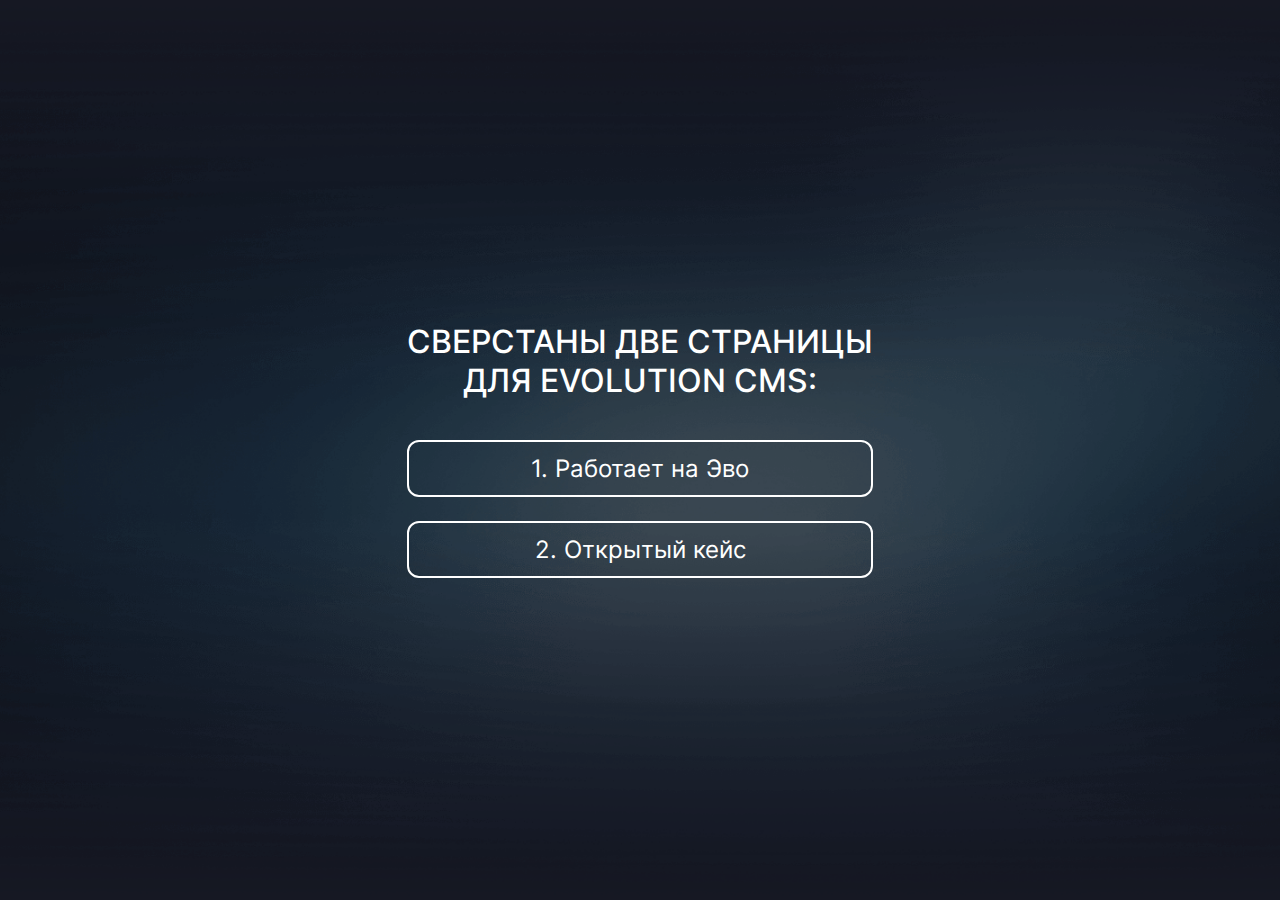
<file: index.html>
<!DOCTYPE html>
<html lang="ru">
<head>
	<meta charset="UTF-8">
	<meta name="viewport" content="width=device-width, initial-scale=1.0">
	<link rel="icon" href="img/favicon.png" type="image/x-icon">
	<title>Навигация</title>
	<style>
		@font-face {
			font-family: Inter;
			font-display: swap;
			src: url("../fonts/Inter-Light.woff2") format("woff2"),
			     url("../fonts/Inter-Light.woff") format("woff");
			font-weight: 300;
			font-style: normal;
		}
		@font-face {
			font-family: Inter;
			font-display: swap;
			src: url("../fonts/Inter-Regular.woff2") format("woff2"),
			     url("../fonts/Inter-Regular.woff") format("woff");
			font-weight: 400;
			font-style: normal;
		}
		@font-face {
			font-family: Inter;
			font-display: swap;
			src: url("../fonts/Inter-Medium.woff2") format("woff2"),
			     url("../fonts/Inter-Medium.woff") format("woff");
			font-weight: 500;
			font-style: normal;
		}

		* {
			margin: 0;
			padding: 0;
			box-sizing: border-box;
		}

		body {
			font-family: "Inter", sans-serif;
			background-color: #0d0d0d;
			background-image: url("img/faq-bg.png");
			background-repeat: no-repeat;
			background-size: cover;
			background-position: center;
			color: #fff;
			display: flex;
			justify-content: center;
			align-items: center;
			height: 100vh;
			text-align: center;
			padding: 1rem;
			overflow: hidden;
		}

		.container {
			display: flex;
			flex-direction: column;
			gap: 1.5rem;
		}

		h1 {
			font-size: 2rem;
			font-weight: 500;
			margin-bottom: 1rem;
			text-transform: uppercase;
		}

		a {
			color: #fff;
			text-decoration: none;
			font-size: 1.5rem;
			font-weight: 400;
			padding: 0.75rem 1.5rem;
			border: 2px solid #fff;
			border-radius: 12px;
			transition: all 0.3s ease;
		}

		a:hover {
			background-color: #fff;
			color: #0d0d0d;
		}
	</style>
</head>
<body>
	<div class="container">
		<h1>Сверстаны две страницы<br> для Evolution CMS:</h1>
		<a href="works-on-evo.html" target="_blank">1. Работает на Эво</a>
		<a href="open-case.html" target="_blank">2. Открытый кейс</a>
	</div>
</body>
</html>
</file>
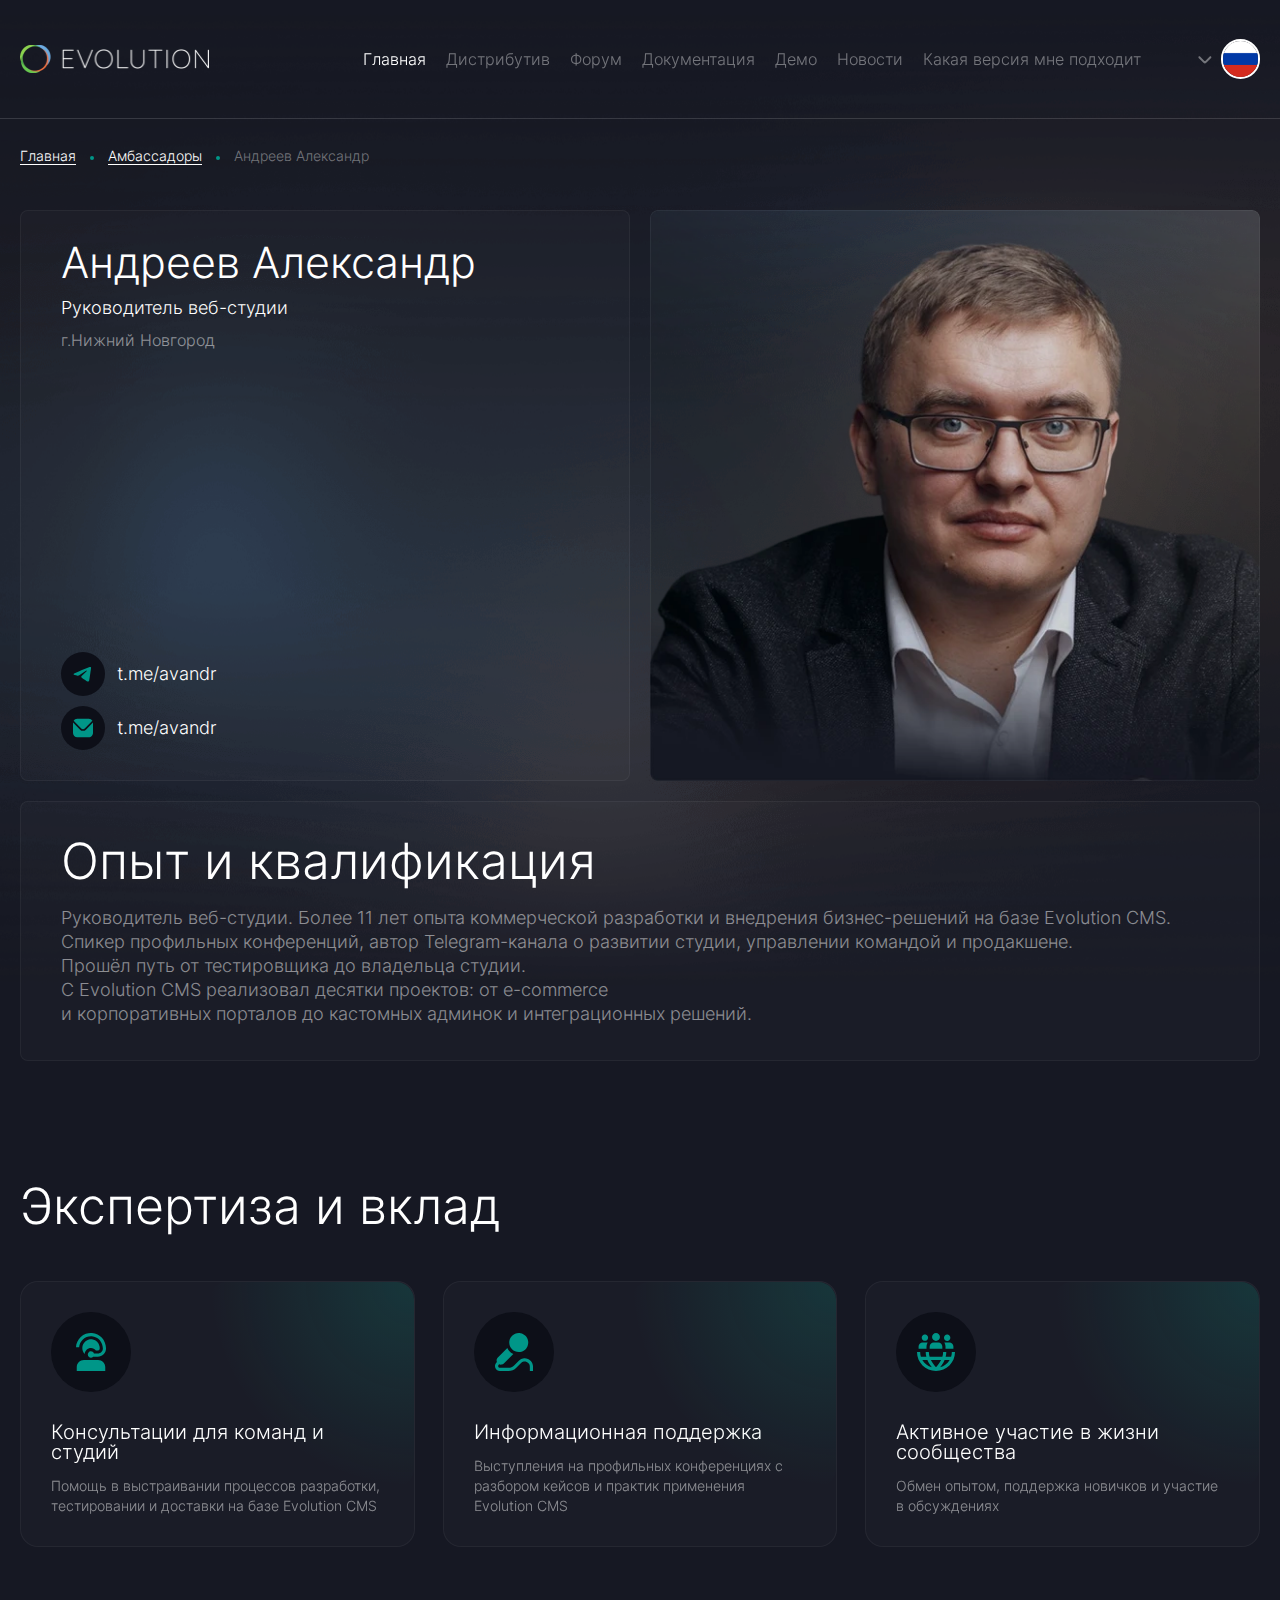
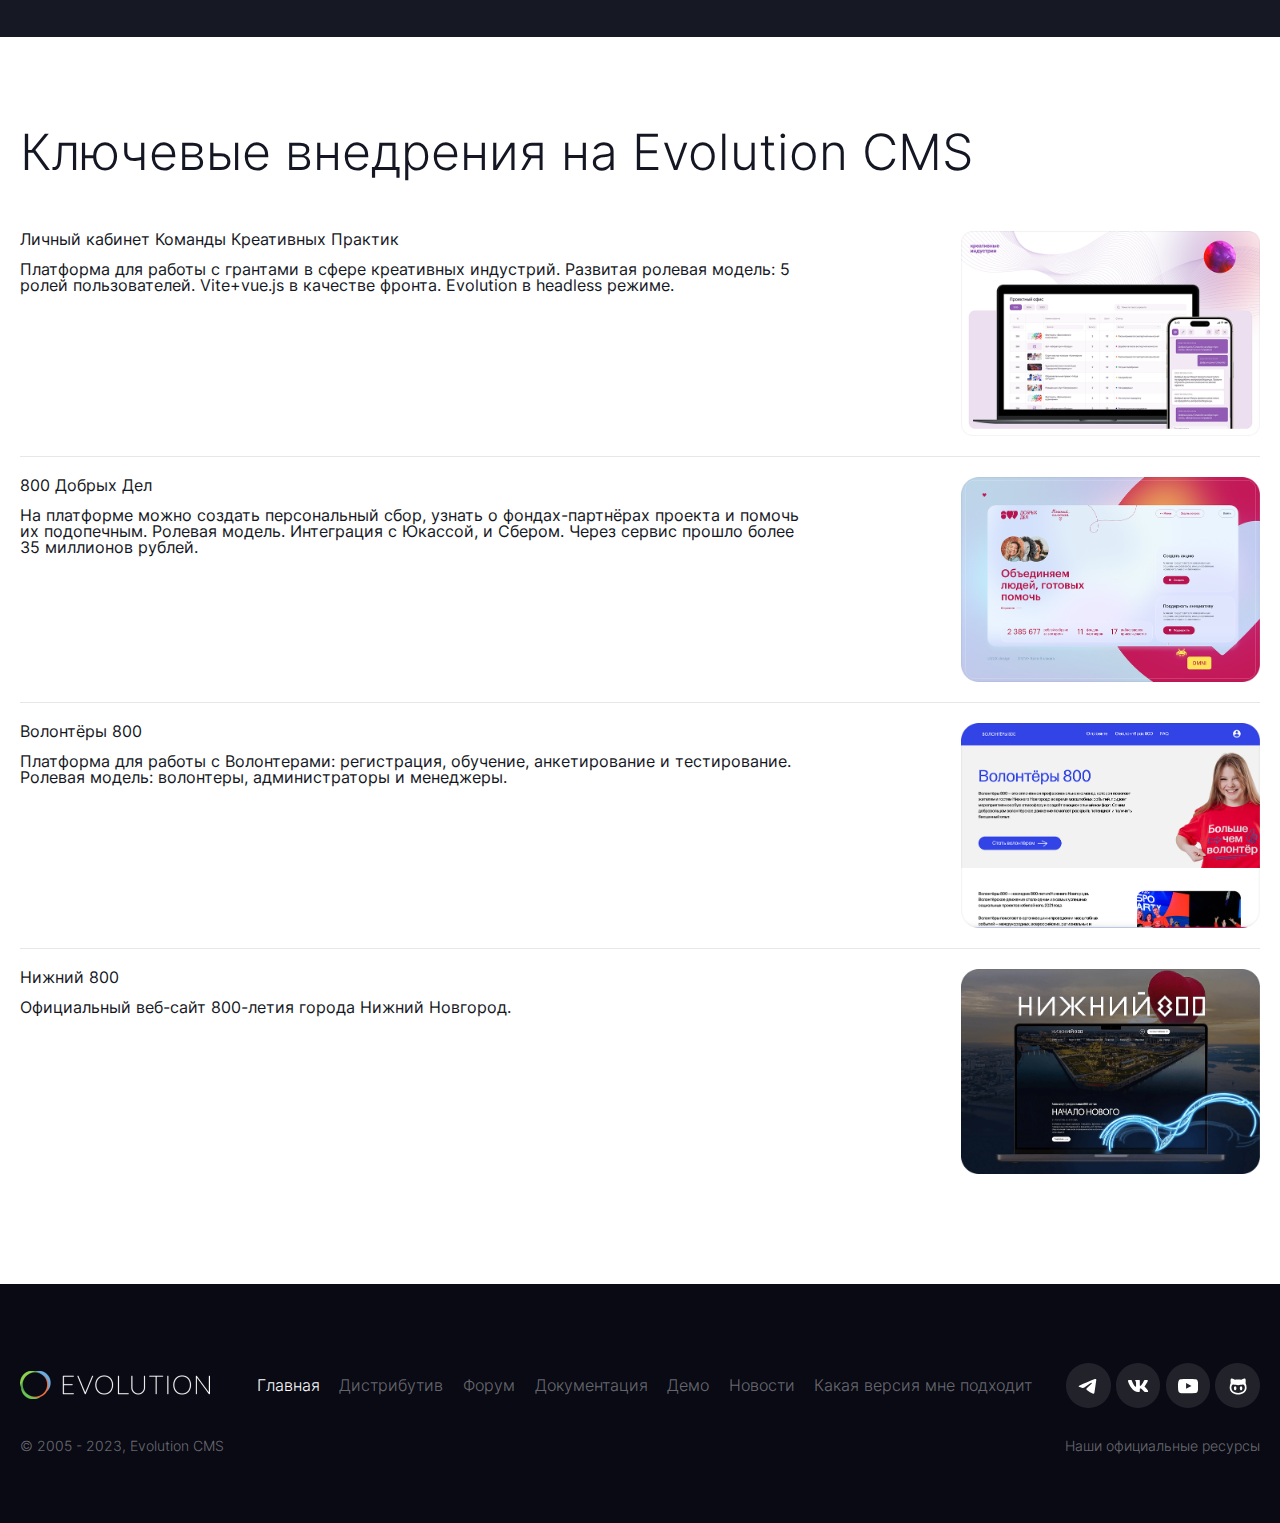
<file: ambassador-person.html>
<!DOCTYPE html>
<html lang="ru">
	<head>
		<title>Амбассадор</title>
		<meta charset="UTF-8" />
		<meta name="format-detection" content="telephone=no" />
		<meta name="viewport" content="width=device-width, initial-scale=1.0 user-scalable=0" />
		<script type="module" crossorigin src="assets/app-b4daafdb.js"></script>
		<link rel="stylesheet" href="assets/app-4ccf31ef.css">
		<link rel="icon" href="img/favicon.png" type="image/x-icon">
	</head>
	<body>
		<div class="wrapper">
			<header class="header">
				<div class="header__container">
					<div class="header__body">
						<a href="index.html" class="header__logo">
							<img src="img/logo.png" alt="Evolution CMS" />
						</a>
						<div class="header__content">
							<div class="header__menu menu">
								<nav class="menu__body">
									<ul class="menu__list">
										<li class="menu__item"><a href="/" class="menu__link menu__link--active">Главная</a></li>
										<li class="menu__item"><a href="#" class="menu__link">Дистрибутив</a></li>
										<li class="menu__item"><a href="#" class="menu__link">Форум</a></li>
										<li class="menu__item"><a href="#" class="menu__link">Документация</a></li>
										<li class="menu__item"><a href="#" class="menu__link">Демо</a></li>
										<li class="menu__item"><a href="#" class="menu__link">Новости</a></li>
										<li class="menu__item"><a href="#" class="menu__link">Какая версия мне подходит</a></li>
									</ul>
								</nav>
								<div class="header__block">
									<div class="header__socials">
										<a href="#" class="header__social">
											<svg
												width="26"
												height="26"
												viewBox="0 0 26 26"
												fill="none"
												xmlns="http://www.w3.org/2000/svg">
												<path
													d="M21.5688 3.95912C21.5688 3.95912 23.6733 3.13849 23.4979 5.13144C23.4395 5.95208 22.9133 8.82426 22.5041 11.9309L21.1011 21.1337C21.1011 21.1337 20.9842 22.4818 19.9319 22.7163C18.8796 22.9508 17.3012 21.8957 17.0089 21.6612C16.7751 21.4854 12.6245 18.8476 11.163 17.5581C10.7537 17.2064 10.2861 16.503 11.2214 15.6824L17.3597 9.82077C18.0612 9.11736 18.7627 7.47611 15.8397 9.46906L7.6554 15.0376C7.6554 15.0376 6.72005 15.6238 4.96629 15.0962L1.1664 13.9239C1.1664 13.9239 -0.236627 13.0447 2.16022 12.1654C8.00618 9.4104 15.1967 6.59682 21.5688 3.95912Z"
													fill="white" />
											</svg>
										</a>
										<a href="#" class="header__social">
											<svg
												width="26"
												height="26"
												viewBox="0 0 26 26"
												fill="none"
												xmlns="http://www.w3.org/2000/svg">
												<path
													d="M25.4108 6.26598C25.1183 7.18573 24.724 7.98632 24.23 8.71323L24.2506 8.68073C23.7652 9.48962 23.1857 10.4242 22.5118 11.4844C21.9341 12.3215 21.6282 12.7548 21.5942 12.7844C21.4447 12.9718 21.3407 13.2015 21.305 13.4539L21.3039 13.4615C21.3332 13.6911 21.4393 13.8916 21.5942 14.0411L22.0276 14.5242C24.3459 16.9068 25.6499 18.5492 25.9395 19.4512C25.9774 19.5509 25.9991 19.6657 25.9991 19.786C25.9991 19.9961 25.9319 20.1901 25.8182 20.3493L25.8203 20.3461C25.6297 20.5421 25.3632 20.6635 25.0685 20.6635C25.036 20.6635 25.0024 20.6624 24.971 20.6591H24.9753H22.1251C22.124 20.6591 22.1218 20.6591 22.1197 20.6591C21.7546 20.6591 21.4187 20.5313 21.1555 20.319L21.1587 20.3211C20.7752 20.0059 20.434 19.6646 20.1285 19.2941L20.1187 19.2811C19.6197 18.7171 19.177 18.2422 18.7906 17.8566C17.5036 16.6331 16.5539 16.0214 15.9414 16.0214C15.9187 16.0192 15.8927 16.0181 15.8656 16.0181C15.6868 16.0181 15.52 16.0734 15.3824 16.1676L15.3857 16.1655C15.273 16.3063 15.2047 16.4883 15.2047 16.6844C15.2047 16.7234 15.2069 16.7602 15.2123 16.7981V16.7938C15.1831 17.134 15.1657 17.5294 15.1657 17.9291C15.1657 18.0581 15.1679 18.1859 15.1712 18.3137V18.2953V19.5509C15.182 19.6018 15.1885 19.6603 15.1885 19.7199C15.1885 19.9821 15.0693 20.2161 14.883 20.371L14.8819 20.3721C14.4627 20.5638 13.973 20.6765 13.4562 20.6765C13.3457 20.6765 13.2374 20.6711 13.1302 20.6613L13.1442 20.6624C11.4391 20.6299 9.85742 20.1305 8.513 19.2887L8.55092 19.3104C6.914 18.3159 5.55767 17.0213 4.52417 15.4916L4.49492 15.4461C3.51342 14.144 2.598 12.6728 1.818 11.1215L1.74217 10.9546C1.28608 10.0858 0.813751 9.01765 0.406418 7.91915L0.341418 7.71873C0.175668 7.22473 0.055418 6.65057 0.00558463 6.05582L0.00341797 6.02873C0.00341797 5.48129 0.325529 5.20757 0.969751 5.20757H3.81892C3.84492 5.2054 3.87525 5.20431 3.90667 5.20431C4.17533 5.20431 4.42342 5.2964 4.6195 5.45132L4.61733 5.44915C4.834 5.6864 4.99433 5.97781 5.07342 6.30281L5.07667 6.31581C5.601 7.79673 6.15675 9.0404 6.79592 10.2321L6.72333 10.0836C7.2455 11.1345 7.82292 12.0391 8.48158 12.8743L8.45667 12.8407C9.03444 13.55 9.48511 13.9046 9.80867 13.9046C9.81842 13.9056 9.83033 13.9056 9.84333 13.9056C10.0037 13.9056 10.1434 13.819 10.2192 13.689L10.2203 13.6868C10.3005 13.481 10.3471 13.2416 10.3471 12.9924C10.3471 12.9393 10.3449 12.8862 10.3406 12.8342V12.8407V8.63848C10.3178 8.1434 10.1965 7.68081 9.99392 7.2659L10.0026 7.28648C9.86825 7.00048 9.70683 6.75348 9.51508 6.53357L9.51833 6.5379C9.34067 6.36023 9.21933 6.12731 9.18142 5.86731L9.18033 5.86081C9.18033 5.67665 9.26483 5.5109 9.397 5.40257L9.39808 5.40148C9.52917 5.28123 9.70467 5.20865 9.89642 5.20865H9.90508H14.3966C14.4204 5.2054 14.4475 5.20431 14.4757 5.20431C14.6869 5.20431 14.8765 5.29965 15.0022 5.44915L15.0032 5.45023C15.1148 5.6539 15.1809 5.89765 15.1809 6.15548C15.1809 6.19665 15.1787 6.23673 15.1755 6.27682V6.2714V11.8755C15.1733 11.9015 15.1722 11.9318 15.1722 11.9621C15.1722 12.1615 15.2275 12.3489 15.3228 12.5081L15.3207 12.5038C15.3997 12.6208 15.5319 12.6966 15.6814 12.6966C15.8721 12.6836 16.0465 12.6208 16.1927 12.5211L16.1895 12.5233C16.4842 12.3207 16.7377 12.09 16.9576 11.8289L16.9619 11.8235C17.6195 11.0803 18.2262 10.2591 18.7548 9.38598L18.7971 9.31015C19.1697 8.69265 19.5727 7.93215 19.9378 7.15106L20.005 6.99182L20.4882 6.02548C20.6561 5.54231 21.1067 5.20215 21.6365 5.20215C21.6571 5.20215 21.6777 5.20215 21.6982 5.20323H21.695H24.5452C25.3151 5.20323 25.604 5.55748 25.4119 6.26598H25.4108Z"
													fill="white" />
											</svg>
										</a>
										<a href="#" class="header__social">
											<svg
												width="26"
												height="26"
												viewBox="0 0 26 26"
												fill="none"
												xmlns="http://www.w3.org/2000/svg">
												<g clip-path="url(#clip0_6_2568)">
													<path
														fill-rule="evenodd"
														clip-rule="evenodd"
														d="M10.385 16.3619V9.06649C12.9748 10.2852 14.9807 11.4624 17.353 12.7316C15.3963 13.8168 12.9748 15.0343 10.385 16.3619ZM24.8183 5.43817C24.3716 4.84958 23.6101 4.39142 22.7995 4.23973C20.4168 3.78727 5.55228 3.78598 3.1709 4.23973C2.52084 4.3616 1.94199 4.65615 1.44473 5.11381C-0.650471 7.05848 0.00606603 17.4871 0.511091 19.1764C0.723459 19.9076 0.997997 20.4349 1.34374 20.7811C1.7892 21.2387 2.39911 21.5538 3.09967 21.6952C5.06149 22.1009 15.1684 22.3278 22.7581 21.7561C23.4573 21.6342 24.0763 21.309 24.5645 20.8319C26.5017 18.895 26.3696 7.88068 24.8183 5.43817Z"
														fill="white" />
												</g>
												<defs>
													<clipPath id="clip0_6_2568">
														<rect width="26" height="26" fill="white" />
													</clipPath>
												</defs>
											</svg>
										</a>
										<a href="#" class="header__social">
											<svg
												width="26"
												height="26"
												viewBox="0 0 26 26"
												fill="none"
												xmlns="http://www.w3.org/2000/svg">
												<path
													fill-rule="evenodd"
													clip-rule="evenodd"
													d="M22.749 6.455C22.7593 7.11208 22.6776 7.93703 22.6044 8.53742C22.576 8.7716 22.5372 8.96649 22.4956 9.12657C23.4244 10.8442 23.8332 12.9105 23.8332 15.1667C23.8332 17.8408 22.5469 20.0427 20.5439 21.5444C18.5594 23.0322 15.8821 23.8333 12.9998 23.8333C10.1175 23.8333 7.44027 23.0322 5.45572 21.5444C3.45271 20.0427 2.1665 17.8408 2.1665 15.1667C2.1665 12.9105 2.57527 10.8442 3.50412 9.12656C3.46251 8.96649 3.42377 8.77159 3.39524 8.53742C3.32213 7.93703 3.24044 7.11208 3.25071 6.455C3.26228 5.71465 3.35906 4.97434 3.46637 4.23994C3.516 3.9003 3.5948 3.58092 3.96357 3.3791C4.34027 3.17293 4.73697 3.24979 5.12831 3.36061C6.44835 3.73439 7.68594 4.25867 8.84853 4.88894C10.0743 4.52061 11.4597 4.33333 12.9998 4.33333C14.54 4.33333 15.9254 4.52061 17.1512 4.88894C18.3137 4.25867 19.5513 3.73439 20.8713 3.36061C21.2627 3.24979 21.6595 3.17293 22.0361 3.3791C22.4049 3.58092 22.4837 3.9003 22.5333 4.23994C22.6406 4.97434 22.7374 5.71465 22.749 6.455ZM21.6665 15.1667C21.6665 13.3389 21.2464 10.8333 18.9582 10.8333C17.9266 10.8333 16.9512 11.1044 15.9762 11.3754C15.0021 11.646 14.0285 11.9167 12.9998 11.9167C11.9712 11.9167 10.9976 11.646 10.0235 11.3754C9.0485 11.1044 8.07301 10.8333 7.0415 10.8333C4.75978 10.8333 4.33317 13.3463 4.33317 15.1667C4.33317 17.0772 5.22957 18.6669 6.75537 19.8108C8.29963 20.9686 10.4974 21.6667 12.9998 21.6667C15.5022 21.6667 17.7 20.9685 19.2443 19.8108C20.7701 18.6669 21.6665 17.0772 21.6665 15.1667ZM10.8332 15.7083C10.8332 17.2041 10.1056 18.4167 9.20817 18.4167C8.3107 18.4167 7.58317 17.2041 7.58317 15.7083C7.58317 14.2126 8.3107 13 9.20817 13C10.1056 13 10.8332 14.2126 10.8332 15.7083ZM16.7915 18.4167C17.6889 18.4167 18.4165 17.2041 18.4165 15.7083C18.4165 14.2126 17.6889 13 16.7915 13C15.8941 13 15.1665 14.2126 15.1665 15.7083C15.1665 17.2041 15.8941 18.4167 16.7915 18.4167Z"
													fill="white" />
											</svg>
										</a>
									</div>
									<div class="header__label">Наши официальные ресурсы</div>
								</div>
							</div>
							<div class="header__lang lang">
								<button aria-label="Выбор языка" type="button" class="lang__button">
									<svg width="24" height="24" viewBox="0 0 24 24" fill="none" xmlns="http://www.w3.org/2000/svg">
										<path
											d="M5.70769 9.71021C5.31716 10.1007 5.31716 10.7338 5.70769 11.1244L10.5999 16.0118C11.3811 16.7922 12.6469 16.7919 13.4276 16.0111L18.318 11.1208C18.7085 10.7302 18.7085 10.0971 18.318 9.70651C17.9275 9.31601 17.2943 9.31601 16.9038 9.70651L12.7181 13.8922C12.3276 14.2827 11.6945 14.2827 11.3039 13.8922L7.1219 9.71021C6.73138 9.31961 6.09821 9.31961 5.70769 9.71021Z"
											fill="white"
											fill-opacity="0.4" />
									</svg>
									<div class="lang__icon">
										<img src="img/flags/ru.png" alt="" />
									</div>
								</button>
								<ul class="lang__list">
									<li class="lang__item">
										<a class="lang__link" href="#">
											<div class="lang__flag">
												<img src="img/flags/uk.png" alt="English" />
											</div>
											<span>English</span>
										</a>
									</li>
									<li class="lang__item">
										<a class="lang__link lang__link--selected" href="#">
											<div class="lang__flag">
												<img src="img/flags/ru.png" alt="Русский" />
											</div>
											<span>Русский</span>
										</a>
									</li>
									<li class="lang__item">
										<a class="lang__link" href="#">
											<div class="lang__flag">
												<img src="img/flags/de.png" alt="Deutsch" />
											</div>
											<span>Deutsch</span>
										</a>
									</li>
									<li class="lang__item">
										<a class="lang__link" href="#">
											<div class="lang__flag">
												<img src="img/flags/nl.png" alt="Nederlands" />
											</div>
											<span>Nederlands</span>
										</a>
									</li>
								</ul>
							</div>
							<button aria-label="Меню" type="button" class="header__button">
								<div class="icon-menu"><span></span></div>
							</button>
						</div>
					</div>
				</div>
			</header>
			<main class="page">
				<div class="section-wrapper">
					<section class="hero">
						<img
							src="img/advantages/bg.png"
							alt="Фоновое изображение"
							class="hero__background hero__background--pc" />
						<img
							src="img/advantages/bg.png"
							alt="Фоновое изображение"
							class="hero__background hero__background--mob" />
						
						<div class="hero__container">
							<div class="hero__content__ambassadors">
                                <div class="article__container article__padding-mobile">
									<ul class="article__breadcrumb breadcrumb article__ambassadors">
										<li class="breadcrumb__item"><a href="main.html">Главная</a></li>
										<li class="breadcrumb__item"><a href="ambassadors.html">Амбассадоры</a></li>
										<li class="breadcrumb__item breadcrumb__item--active breadcrumb-ambassadors">Андреев Александр</li>
									</ul>
								</div>

								<div class="ambassador-person-content">
                                    <div class="ambassador-person-info">
                                        <div class="ambassador-person-info-up">
                                            <div class="ambassador-person-first-card">
                                                <div class="ambassador-person-first-card-up">
                                                    <h1 class="ambassador-person-name">
                                                        Андреев Александр
                                                    </h1>

                                                    <p class="ambassador-person-role">
                                                        Руководитель веб-студии
                                                    </p>

                                                    <p class="ambassador-person-sity">
                                                        г.Нижний Новгород
                                                    </p>
                                                </div>

                                                <div class="ambassador-person-first-card-down">
                                                    <div class="ambassador-person-contact-info">
                                                        <svg width="44" height="44" viewBox="0 0 44 44" fill="none" xmlns="http://www.w3.org/2000/svg">
                                                            <rect width="44" height="44" rx="22" fill="#0D0F18"/>
                                                            <path d="M28.592 15.0452C28.592 15.0452 30.2109 14.414 30.076 15.947C30.031 16.5783 29.6263 18.7877 29.3115 21.1774L28.2323 28.2565C28.2323 28.2565 28.1424 29.2935 27.3329 29.4739C26.5234 29.6542 25.3093 28.8426 25.0844 28.6623C24.9046 28.527 21.7118 26.498 20.5876 25.506C20.2728 25.2355 19.913 24.6944 20.6325 24.0631L25.3543 19.5542C25.8939 19.0131 26.4335 17.7506 24.1851 19.2837L17.8894 23.5672C17.8894 23.5672 17.1699 24.018 15.8209 23.6123L12.8979 22.7105C12.8979 22.7105 11.8187 22.0341 13.6624 21.3578C18.1593 19.2385 23.6904 17.0743 28.592 15.0452Z" fill="#009688"/>
                                                        </svg>

                                                        <a href="https://t.me/avandr" target="_blank">t.me/avandr</a>
                                                    </div>

                                                    <div class="ambassador-person-contact-info">
                                                        <svg width="44" height="44" viewBox="0 0 44 44" fill="none" xmlns="http://www.w3.org/2000/svg">
                                                            <rect width="44" height="44" rx="22" fill="#0D0F18"/>
                                                            <g clip-path="url(#clip0_2282_5624)">
                                                            <path d="M31.9617 16.6184L24.9467 23.6334C24.1645 24.4136 23.1048 24.8518 22 24.8518C20.8952 24.8518 19.8355 24.4136 19.0533 23.6334L12.0383 16.6184C12.0267 16.7501 12 16.8692 12 17.0001V27.0001C12.0013 28.1047 12.4407 29.1638 13.2218 29.9449C14.003 30.726 15.062 31.1654 16.1667 31.1667H27.8333C28.938 31.1654 29.997 30.726 30.7782 29.9449C31.5593 29.1638 31.9987 28.1047 32 27.0001V17.0001C32 16.8692 31.9733 16.7501 31.9617 16.6184Z" fill="#009688"/>
                                                            <path d="M23.7675 22.455L31.3791 14.8425C31.0104 14.2311 30.4903 13.7251 29.8691 13.3731C29.2479 13.0212 28.5465 12.8353 27.8325 12.8334H16.1658C15.4518 12.8353 14.7504 13.0212 14.1292 13.3731C13.5079 13.7251 12.9879 14.2311 12.6191 14.8425L20.2308 22.455C20.7004 22.9228 21.3363 23.1854 21.9991 23.1854C22.662 23.1854 23.2978 22.9228 23.7675 22.455Z" fill="#009688"/>
                                                            </g>
                                                            <defs>
                                                            <clipPath id="clip0_2282_5624">
                                                            <rect width="20" height="20" fill="white" transform="translate(12 12)"/>
                                                            </clipPath>
                                                            </defs>
                                                        </svg>


                                                        <a href="https://t.me/avandr" target="_blank">t.me/avandr</a>
                                                    </div>
                                                </div>
                                                
                                            </div>

                                            <div class="ambassador-person-second-card">
                                                <img src="img/ambassadors/ambassador-card.webp" alt="">
                                            </div>
                                        </div>

                                        <div class="ambassador-person-info-down">
                                            <h3>Опыт и квалификация</h3>
                                        
                                            <p>
                                                Руководитель веб-студии. 
                                                Более 11 лет опыта коммерческой разработки 
                                                и внедрения бизнес-решений на базе Evolution CMS.<br>
                                                Спикер профильных конференций, автор Telegram-канала 
                                                о развитии студии, управлении командой и продакшене.<br>
                                                Прошёл путь от тестировщика до владельца студии.<br>
                                                С Evolution CMS реализовал десятки проектов: от e-commerce<br> 
                                                и корпоративных порталов до кастомных админок и интеграционных решений.
                                            </p>
                                        </div>
                                    </div>

                                    <div class="expertise-section">
                                        <h2>Экспертиза и вклад</h2>

                                        <div class="expertise-cards">
                                            <div class="expertise-card-container">
                                                <div class="expertise__body">
                                                    <div class="expertise-card">
                                                        <svg class="advantages-card__decor" width="205" height="205" viewBox="0 0 205 205" fill="none" xmlns="http://www.w3.org/2000/svg">
                                                            <path d="M18 -1.52588e-05C8.05887 -1.52588e-05 -0.082031 8.0742 0.789735 17.977C2.61723 38.7365 7.60284 59.1319 15.6047 78.4501C25.9069 103.322 41.0071 125.921 60.0431 144.957C79.0791 163.993 101.678 179.093 126.55 189.395C145.868 197.397 166.263 202.383 187.023 204.21C196.926 205.082 205 196.941 205 187L205 18C205 8.05887 196.941 0 187 0L18 -1.52588e-05Z" fill="url(#paint0_radial_2282_5647)"/>
                                                            <defs>
                                                            <radialGradient id="paint0_radial_2282_5647" cx="0" cy="0" r="1" gradientUnits="userSpaceOnUse" gradientTransform="translate(205) rotate(90) scale(205)">
                                                            <stop stop-color="#07DAB7" stop-opacity="0.14"/>
                                                            <stop offset="1" stop-color="#07DAB7" stop-opacity="0"/>
                                                            </radialGradient>
                                                            </defs>
                                                        </svg>

                                                        <div class="expertise-card__icon">
                                                            <img src="img/advantages/expertises/1.svg" alt="Иконка" />
                                                        </div>

                                                        <h3 class="expertise-title">
                                                            Консультации для команд и студий
                                                        </h3>

                                                        <p class="expertise-text">
                                                            Помощь в выстраивании процессов разработки, тестировании и доставки на базе Evolution CMS
                                                        </p>
                                                    </div>
                                                    
                                                    <div class="expertise-card">
                                                        <svg class="advantages-card__decor" width="205" height="205" viewBox="0 0 205 205" fill="none" xmlns="http://www.w3.org/2000/svg">
                                                            <path d="M18 -1.52588e-05C8.05887 -1.52588e-05 -0.082031 8.0742 0.789735 17.977C2.61723 38.7365 7.60284 59.1319 15.6047 78.4501C25.9069 103.322 41.0071 125.921 60.0431 144.957C79.0791 163.993 101.678 179.093 126.55 189.395C145.868 197.397 166.263 202.383 187.023 204.21C196.926 205.082 205 196.941 205 187L205 18C205 8.05887 196.941 0 187 0L18 -1.52588e-05Z" fill="url(#paint0_radial_2282_5647)"/>
                                                            <defs>
                                                            <radialGradient id="paint0_radial_2282_5647" cx="0" cy="0" r="1" gradientUnits="userSpaceOnUse" gradientTransform="translate(205) rotate(90) scale(205)">
                                                            <stop stop-color="#07DAB7" stop-opacity="0.14"/>
                                                            <stop offset="1" stop-color="#07DAB7" stop-opacity="0"/>
                                                            </radialGradient>
                                                            </defs>
                                                        </svg>

                                                        <div class="expertise-card__icon">
                                                            <img src="img/advantages/expertises/2.svg" alt="Иконка" />
                                                        </div>

                                                        <h3 class="expertise-title">
                                                            Информационная поддержка
                                                        </h3>

                                                        <p class="expertise-text">
                                                            Выступления на профильных конференциях с разбором кейсов и практик применения Evolution CMS
                                                        </p>
                                                    </div>

                                                    <div class="expertise-card">
                                                        <svg class="advantages-card__decor" width="205" height="205" viewBox="0 0 205 205" fill="none" xmlns="http://www.w3.org/2000/svg">
                                                            <path d="M18 -1.52588e-05C8.05887 -1.52588e-05 -0.082031 8.0742 0.789735 17.977C2.61723 38.7365 7.60284 59.1319 15.6047 78.4501C25.9069 103.322 41.0071 125.921 60.0431 144.957C79.0791 163.993 101.678 179.093 126.55 189.395C145.868 197.397 166.263 202.383 187.023 204.21C196.926 205.082 205 196.941 205 187L205 18C205 8.05887 196.941 0 187 0L18 -1.52588e-05Z" fill="url(#paint0_radial_2282_5647)"/>
                                                            <defs>
                                                            <radialGradient id="paint0_radial_2282_5647" cx="0" cy="0" r="1" gradientUnits="userSpaceOnUse" gradientTransform="translate(205) rotate(90) scale(205)">
                                                            <stop stop-color="#07DAB7" stop-opacity="0.14"/>
                                                            <stop offset="1" stop-color="#07DAB7" stop-opacity="0"/>
                                                            </radialGradient>
                                                            </defs>
                                                        </svg>

                                                        <div class="expertise-card__icon">
                                                            <img src="img/advantages/expertises/3.svg" alt="Иконка" />
                                                        </div>

                                                        <h3 class="expertise-title">
                                                            Активное участие в жизни сообщества
                                                        </h3>

                                                        <p class="expertise-text">
                                                            Обмен опытом, поддержка новичков и участие в обсуждениях
                                                        </p>
                                                    </div>
                                                    
                                                </div>
                                            </div>
                                        </div>
                                    </div>
                                </div>
							</div>
						</div>
					</section>

                    <div class="projects-section">
                        <section class="hero">
                            <div class="hero__container">
                                <div class="projects-content">
                                    <h2>Ключевые внедрения на Evolution CMS</h2>

                                    <div class="project-cards">
                                        <div class="project-card">
                                            <div class="project-info">
                                                <div class="project-left-info">
                                                    <p>Личный кабинет Команды Креативных Практик</p>

                                                    <h3>Платформа для работы с грантами в сфере креативных индустрий. Развитая ролевая модель: 5 ролей пользователей. Vite+vue.js в качестве фронта. Evolution в headless режиме.</h3>
                                                </div>

                                                <div class="project-right-info">
                                                    <div class="project-img">
                                                        <img src="img/ambassadors/projects/1.png" alt="Проект" />
                                                    </div>
                                                </div>
                                            </div>
                                        </div>

                                        <div class="project-card">
                                            <div class="project-info">
                                                <div class="project-left-info">
                                                    <p>800 Добрых Дел</p>

                                                    <h3>На платформе можно создать персональный сбор, узнать о фондах-партнёрах проекта и помочь их подопечным. Ролевая модель. Интеграция с Юкассой, и Сбером. Через сервис прошло более 35 миллионов рублей.</h3>
                                                </div>

                                                <div class="project-right-info">
                                                    <div class="project-img">
                                                        <img src="img/ambassadors/projects/2.png" alt="Проект" />
                                                    </div>
                                                </div>
                                            </div>
                                        </div>

                                        <div class="project-card">
                                            <div class="project-info">
                                                <div class="project-left-info">
                                                    <p>Волонтёры 800</p>

                                                    <h3>Платформа для работы с Волонтерами: регистрация, обучение, анкетирование и тестирование. Ролевая модель: волонтеры, администраторы и менеджеры. </h3>
                                                </div>

                                                <div class="project-right-info">
                                                    <div class="project-img">
                                                        <img src="img/ambassadors/projects/3.png" alt="Проект" />
                                                    </div>
                                                </div>
                                            </div>
                                        </div>

                                        <div class="project-card">
                                            <div class="project-info">
                                                <div class="project-left-info">
                                                    <p>Нижний 800</p>

                                                    <h3>Официальный веб-сайт 800-летия города Нижний Новгород.</h3>
                                                </div>

                                                <div class="project-right-info">
                                                    <div class="project-img">
                                                        <img src="img/ambassadors/projects/4.png" alt="Проект" />
                                                    </div>
                                                </div>
                                            </div>
                                        </div>
                                    </div>
                                </div>
                            </div>
                        </section>
                    </div>

                   
					
					
			<footer class="footer">
				<div class="footer__container">
					<div class="footer__body">
						<div class="footer__left">
							<a href="/" class="footer__logo">
								<img src="img/logo.png" alt="Evolution CMS" />
							</a>
							<div class="footer__copyright">© 2005 - 2023, Evolution CMS</div>
						</div>
						<div class="footer__menu footer-menu">
							<ul class="footer-menu__list">
								<li class="footer-menu__item">
									<a href="/" class="footer-menu__link footer-menu__link--active">Главная</a>
								</li>
								<li class="footer-menu__item"><a href="#" class="footer-menu__link">Дистрибутив</a></li>
								<li class="footer-menu__item"><a href="#" class="footer-menu__link">Форум</a></li>
								<li class="footer-menu__item"><a href="#" class="footer-menu__link">Документация</a></li>
								<li class="footer-menu__item"><a href="#" class="footer-menu__link">Демо</a></li>
								<li class="footer-menu__item"><a href="#" class="footer-menu__link">Новости</a></li>
								<li class="footer-menu__item">
									<a href="#" class="footer-menu__link">Какая версия мне подходит</a>
								</li>
							</ul>
						</div>
						<div class="footer__right">
							<div class="footer__socials">
								<a href="#" class="footer__social">
									<svg width="20" height="20" viewBox="0 0 20 20" fill="none" xmlns="http://www.w3.org/2000/svg">
										<path
											d="M16.5914 3.04549C16.5914 3.04549 18.2102 2.41424 18.0753 3.94728C18.0304 4.57854 17.6256 6.78791 17.3109 9.17766L16.2316 16.2567C16.2316 16.2567 16.1417 17.2937 15.3322 17.4741C14.5228 17.6545 13.3086 16.8429 13.0838 16.6625C12.9039 16.5272 9.71114 14.4982 8.58689 13.5062C8.2721 13.2357 7.91235 12.6946 8.63185 12.0634L13.3536 7.55446C13.8932 7.01337 14.4329 5.75087 12.1844 7.28391L5.88877 11.5674C5.88877 11.5674 5.16927 12.0183 3.82023 11.6125L0.897238 10.7107C0.897238 10.7107 -0.182016 10.0344 1.66171 9.358C6.1586 7.23879 11.6898 5.0745 16.5914 3.04549Z"
											fill="white" />
									</svg>
								</a>
								<a href="#" class="footer__social">
									<svg width="20" height="20" viewBox="0 0 20 20" fill="none" xmlns="http://www.w3.org/2000/svg">
										<path
											d="M19.5467 4.82004C19.3217 5.52754 19.0183 6.14338 18.6383 6.70254L18.6542 6.67754C18.2808 7.29976 17.835 8.01865 17.3167 8.83421C16.8722 9.4781 16.6369 9.81143 16.6108 9.83421C16.4958 9.97837 16.4158 10.155 16.3883 10.3492L16.3875 10.355C16.41 10.5317 16.4917 10.6859 16.6108 10.8009L16.9442 11.1725C18.7275 13.0053 19.7306 14.2687 19.9533 14.9625C19.9825 15.0392 19.9992 15.1275 19.9992 15.22C19.9992 15.3817 19.9475 15.5309 19.86 15.6534L19.8617 15.6509C19.715 15.8017 19.51 15.895 19.2833 15.895C19.2583 15.895 19.2325 15.8942 19.2083 15.8917H19.2117H17.0192C17.0183 15.8917 17.0167 15.8917 17.015 15.8917C16.7342 15.8917 16.4758 15.7934 16.2733 15.63L16.2758 15.6317C15.9808 15.3892 15.7183 15.1267 15.4833 14.8417L15.4758 14.8317C15.0919 14.3978 14.7514 14.0325 14.4542 13.7359C13.4642 12.7948 12.7336 12.3242 12.2625 12.3242C12.245 12.3225 12.225 12.3217 12.2042 12.3217C12.0667 12.3217 11.9383 12.3642 11.8325 12.4367L11.835 12.435C11.7483 12.5434 11.6958 12.6834 11.6958 12.8342C11.6958 12.8642 11.6975 12.8925 11.7017 12.9217V12.9184C11.6792 13.18 11.6658 13.4842 11.6658 13.7917C11.6658 13.8909 11.6675 13.9892 11.67 14.0875V14.0734V15.0392C11.6783 15.0784 11.6833 15.1234 11.6833 15.1692C11.6833 15.3709 11.5917 15.5509 11.4483 15.67L11.4475 15.6709C11.125 15.8184 10.7483 15.905 10.3508 15.905C10.2658 15.905 10.1825 15.9009 10.1 15.8934L10.1108 15.8942C8.79917 15.8692 7.5825 15.485 6.54833 14.8375L6.5775 14.8542C5.31834 14.0892 4.275 13.0934 3.48 11.9167L3.4575 11.8817C2.7025 10.88 1.99834 9.74838 1.39834 8.55504L1.34 8.42671C0.989169 7.75838 0.625836 6.93671 0.312502 6.09171L0.262502 5.93754C0.135002 5.55754 0.0425024 5.11588 0.00416911 4.65838L0.00250244 4.63754C0.00250244 4.21643 0.25028 4.00588 0.745836 4.00588H2.9375C2.9575 4.00421 2.98084 4.00338 3.005 4.00338C3.21167 4.00338 3.4025 4.07421 3.55334 4.19338L3.55167 4.19171C3.71834 4.37421 3.84167 4.59838 3.9025 4.84838L3.905 4.85838C4.30834 5.99754 4.73584 6.95421 5.2275 7.87088L5.17167 7.75671C5.57333 8.56504 6.0175 9.26088 6.52417 9.90338L6.505 9.87754C6.94945 10.4231 7.29611 10.6959 7.545 10.6959C7.5525 10.6967 7.56167 10.6967 7.57167 10.6967C7.695 10.6967 7.8025 10.63 7.86083 10.53L7.86167 10.5284C7.92333 10.37 7.95917 10.1859 7.95917 9.99421C7.95917 9.95338 7.9575 9.91254 7.95417 9.87254V9.87754V6.64504C7.93667 6.26421 7.84333 5.90838 7.6875 5.58921L7.69417 5.60504C7.59083 5.38504 7.46667 5.19504 7.31917 5.02588L7.32167 5.02921C7.185 4.89254 7.09167 4.71338 7.0625 4.51338L7.06167 4.50838C7.06167 4.36671 7.12667 4.23921 7.22833 4.15588L7.22917 4.15504C7.33 4.06254 7.465 4.00671 7.6125 4.00671H7.61917H11.0742C11.0925 4.00421 11.1133 4.00338 11.135 4.00338C11.2975 4.00338 11.4433 4.07671 11.54 4.19171L11.5408 4.19254C11.6267 4.34921 11.6775 4.53671 11.6775 4.73504C11.6775 4.76671 11.6758 4.79754 11.6733 4.82838V4.82421V9.13504C11.6717 9.15504 11.6708 9.17838 11.6708 9.20171C11.6708 9.35504 11.7133 9.49921 11.7867 9.62171L11.785 9.61838C11.8458 9.70838 11.9475 9.76671 12.0625 9.76671C12.2092 9.75671 12.3433 9.70837 12.4558 9.63171L12.4533 9.63338C12.68 9.47754 12.875 9.30004 13.0442 9.09921L13.0475 9.09504C13.5533 8.52338 14.02 7.89171 14.4267 7.22004L14.4592 7.16171C14.7458 6.68671 15.0558 6.10171 15.3367 5.50088L15.3883 5.37838L15.76 4.63504C15.8892 4.26338 16.2358 4.00171 16.6433 4.00171C16.6592 4.00171 16.675 4.00171 16.6908 4.00254H16.6883H18.8808C19.4731 4.00254 19.6953 4.27504 19.5475 4.82004H19.5467Z"
											fill="white" />
									</svg>
								</a>
								<a href="#" class="footer__social">
									<svg width="20" height="20" viewBox="0 0 20 20" fill="none" xmlns="http://www.w3.org/2000/svg">
										<g clip-path="url(#clip0_1_331)">
											<path
												fill-rule="evenodd"
												clip-rule="evenodd"
												d="M7.98844 12.5861V6.9743C9.98064 7.91173 11.5236 8.81731 13.3485 9.79363C11.8433 10.6283 9.98064 11.5649 7.98844 12.5861ZM19.091 4.18328C18.7474 3.73052 18.1617 3.37809 17.5381 3.26141C15.7053 2.91336 4.27099 2.91237 2.43915 3.26141C1.93911 3.35515 1.49384 3.58173 1.11133 3.93377C-0.500363 5.42967 0.00466618 13.4517 0.393147 14.7512C0.556507 15.3136 0.76769 15.7193 1.03365 15.9855C1.37631 16.3376 1.84547 16.58 2.38436 16.6887C3.89345 17.0008 11.668 17.1753 17.5062 16.7355C18.0441 16.6418 18.5202 16.3916 18.8958 16.0246C20.3859 14.5347 20.2843 6.06213 19.091 4.18328Z"
												fill="white" />
										</g>
										<defs>
											<clipPath id="clip0_1_331">
												<rect width="20" height="20" fill="white" />
											</clipPath>
										</defs>
									</svg>
								</a>
								<a href="#" class="footer__social">
									<svg width="20" height="20" viewBox="0 0 20 20" fill="none" xmlns="http://www.w3.org/2000/svg">
										<path
											fill-rule="evenodd"
											clip-rule="evenodd"
											d="M17.4993 4.96538C17.5072 5.47083 17.4444 6.10541 17.3882 6.56725C17.3662 6.74738 17.3364 6.8973 17.3044 7.02044C18.0189 8.34167 18.3333 9.93117 18.3333 11.6667C18.3333 13.7237 17.3439 15.4175 15.8032 16.5726C14.2766 17.7171 12.2172 18.3333 9.99999 18.3333C7.78281 18.3333 5.7234 17.7171 4.19682 16.5726C2.65605 15.4175 1.66666 13.7237 1.66666 11.6667C1.66666 9.93117 1.98109 8.34167 2.69559 7.02043C2.66358 6.8973 2.63378 6.74737 2.61184 6.56725C2.5556 6.10541 2.49276 5.47083 2.50066 4.96538C2.50956 4.39588 2.58401 3.82642 2.66656 3.26149C2.70473 3.00023 2.76535 2.75456 3.04901 2.59931C3.33878 2.44072 3.64394 2.49984 3.94497 2.58508C4.96038 2.87261 5.91238 3.2759 6.80668 3.76072C7.74957 3.47739 8.81524 3.33333 9.99999 3.33333C11.1847 3.33333 12.2504 3.47739 13.1933 3.76072C14.0876 3.2759 15.0396 2.87261 16.055 2.58508C16.3561 2.49984 16.6612 2.44072 16.951 2.59931C17.2347 2.75456 17.2952 3.00023 17.3334 3.26149C17.416 3.82642 17.4904 4.39588 17.4993 4.96538ZM16.6667 11.6667C16.6667 10.2607 16.3435 8.33333 14.5833 8.33333C13.7898 8.33333 13.0395 8.54183 12.2895 8.75033C11.5402 8.9585 10.7912 9.16667 9.99999 9.16667C9.20874 9.16667 8.45982 8.9585 7.71051 8.75033C6.9605 8.54183 6.21012 8.33333 5.41666 8.33333C3.66148 8.33333 3.33332 10.2664 3.33332 11.6667C3.33332 13.1363 4.02286 14.3592 5.19656 15.2391C6.38445 16.1297 8.07503 16.6667 9.99999 16.6667C11.9249 16.6667 13.6155 16.1296 14.8034 15.2391C15.9772 14.3592 16.6667 13.1363 16.6667 11.6667ZM8.33332 12.0833C8.33332 13.2339 7.77368 14.1667 7.08332 14.1667C6.39296 14.1667 5.83332 13.2339 5.83332 12.0833C5.83332 10.9327 6.39296 10 7.08332 10C7.77368 10 8.33332 10.9327 8.33332 12.0833ZM12.9167 14.1667C13.607 14.1667 14.1667 13.2339 14.1667 12.0833C14.1667 10.9327 13.607 10 12.9167 10C12.2263 10 11.6667 10.9327 11.6667 12.0833C11.6667 13.2339 12.2263 14.1667 12.9167 14.1667Z"
											fill="white" />
									</svg>
								</a>
							</div>
							<div class="footer__label">Наши официальные ресурсы</div>
						</div>
					</div>
				</div>
			</footer>
		</div>
		<div id="popup-question" aria-hidden="true" class="popup">
	<div class="popup__wrapper">
		<div class="popup__content">
			<button data-close type="button" class="popup__close">
				<svg width="24" height="24" viewBox="0 0 24 24" fill="none" xmlns="http://www.w3.org/2000/svg">
					<path
						d="M18 18L12 12M12 12L6 6M12 12L18 6M12 12L6 18"
						stroke="black"
						stroke-width="2"
						stroke-linecap="round"
						stroke-linejoin="round" />
				</svg>
			</button>
			<div class="popup__body">
				<form action="#" class="popup__form popup-form">
					<h3 class="popup-form__title">Задайте свой вопрос</h3>
					<p class="popup-form__description">
						Если у вас возникли вопросы или вам необходима дополнительная информация о нашей продукции, наши
						специалисты с удовольствием помогут вам.
					</p>
					<div class="popup-form__inputs">
						<div class="popup-form__input">
							<input autocomplete="off" type="text" name="name" placeholder="Ваше имя" />
						</div>
						<div class="popup-form__input">
							<input autocomplete="off" type="email" name="email" placeholder="Электронная почта" />
						</div>
						<div class="popup-form__textarea">
							<textarea placeholder="Напишите вопрос..."></textarea>
						</div>
					</div>
					<div class="popup-form__footer">
						<div class="popup-form__policy">
							Нажимая на кнопку “отправить”, вы соглашаетесь с
							<a href="#">политикой конфиденциальности</a>
						</div>
						<button type="submit" class="popup-form__button">Отправить</button>
					</div>
				</form>
			</div>
		</div>
	</div>
</div>
 

	</body>
</html>
</file>
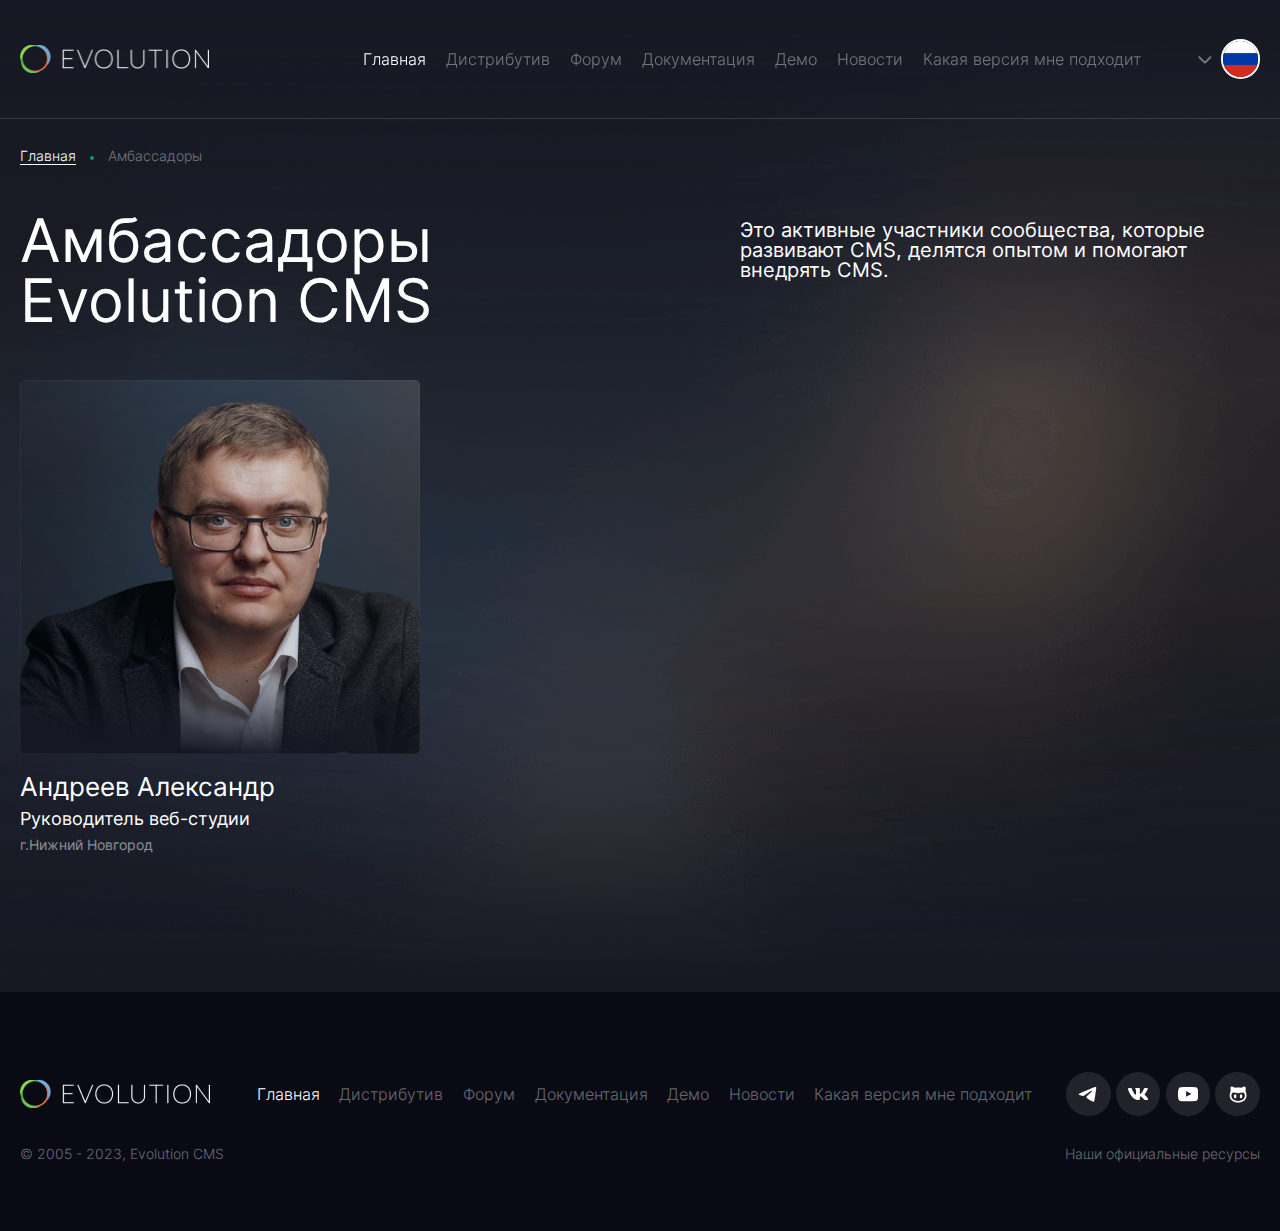
<file: ambassadors.html>
<!DOCTYPE html>
<html lang="ru">
	<head>
		<title>Амбассадоры</title>
		<meta charset="UTF-8" />
		<meta name="format-detection" content="telephone=no" />
		<meta name="viewport" content="width=device-width, initial-scale=1.0 user-scalable=0" />
		<script type="module" crossorigin src="assets/app-b4daafdb.js"></script>
		<link rel="stylesheet" href="assets/app-4ccf31ef.css">
		<link rel="icon" href="img/favicon.png" type="image/x-icon">
	</head>
	<body>
		<div class="wrapper">
			<header class="header ">
				<div class="header__container">
					<div class="header__body">
						<a href="index.html" class="header__logo">
							<img src="img/logo.png" alt="Evolution CMS" />
						</a>
						<div class="header__content">
							<div class="header__menu menu">
								<nav class="menu__body">
									<ul class="menu__list">
										<li class="menu__item"><a href="/" class="menu__link menu__link--active">Главная</a></li>
										<li class="menu__item"><a href="#" class="menu__link">Дистрибутив</a></li>
										<li class="menu__item"><a href="#" class="menu__link">Форум</a></li>
										<li class="menu__item"><a href="#" class="menu__link">Документация</a></li>
										<li class="menu__item"><a href="#" class="menu__link">Демо</a></li>
										<li class="menu__item"><a href="#" class="menu__link">Новости</a></li>
										<li class="menu__item"><a href="#" class="menu__link">Какая версия мне подходит</a></li>
									</ul>
								</nav>
								<div class="header__block">
									<div class="header__socials">
										<a href="#" class="header__social">
											<svg
												width="26"
												height="26"
												viewBox="0 0 26 26"
												fill="none"
												xmlns="http://www.w3.org/2000/svg">
												<path
													d="M21.5688 3.95912C21.5688 3.95912 23.6733 3.13849 23.4979 5.13144C23.4395 5.95208 22.9133 8.82426 22.5041 11.9309L21.1011 21.1337C21.1011 21.1337 20.9842 22.4818 19.9319 22.7163C18.8796 22.9508 17.3012 21.8957 17.0089 21.6612C16.7751 21.4854 12.6245 18.8476 11.163 17.5581C10.7537 17.2064 10.2861 16.503 11.2214 15.6824L17.3597 9.82077C18.0612 9.11736 18.7627 7.47611 15.8397 9.46906L7.6554 15.0376C7.6554 15.0376 6.72005 15.6238 4.96629 15.0962L1.1664 13.9239C1.1664 13.9239 -0.236627 13.0447 2.16022 12.1654C8.00618 9.4104 15.1967 6.59682 21.5688 3.95912Z"
													fill="white" />
											</svg>
										</a>
										<a href="#" class="header__social">
											<svg
												width="26"
												height="26"
												viewBox="0 0 26 26"
												fill="none"
												xmlns="http://www.w3.org/2000/svg">
												<path
													d="M25.4108 6.26598C25.1183 7.18573 24.724 7.98632 24.23 8.71323L24.2506 8.68073C23.7652 9.48962 23.1857 10.4242 22.5118 11.4844C21.9341 12.3215 21.6282 12.7548 21.5942 12.7844C21.4447 12.9718 21.3407 13.2015 21.305 13.4539L21.3039 13.4615C21.3332 13.6911 21.4393 13.8916 21.5942 14.0411L22.0276 14.5242C24.3459 16.9068 25.6499 18.5492 25.9395 19.4512C25.9774 19.5509 25.9991 19.6657 25.9991 19.786C25.9991 19.9961 25.9319 20.1901 25.8182 20.3493L25.8203 20.3461C25.6297 20.5421 25.3632 20.6635 25.0685 20.6635C25.036 20.6635 25.0024 20.6624 24.971 20.6591H24.9753H22.1251C22.124 20.6591 22.1218 20.6591 22.1197 20.6591C21.7546 20.6591 21.4187 20.5313 21.1555 20.319L21.1587 20.3211C20.7752 20.0059 20.434 19.6646 20.1285 19.2941L20.1187 19.2811C19.6197 18.7171 19.177 18.2422 18.7906 17.8566C17.5036 16.6331 16.5539 16.0214 15.9414 16.0214C15.9187 16.0192 15.8927 16.0181 15.8656 16.0181C15.6868 16.0181 15.52 16.0734 15.3824 16.1676L15.3857 16.1655C15.273 16.3063 15.2047 16.4883 15.2047 16.6844C15.2047 16.7234 15.2069 16.7602 15.2123 16.7981V16.7938C15.1831 17.134 15.1657 17.5294 15.1657 17.9291C15.1657 18.0581 15.1679 18.1859 15.1712 18.3137V18.2953V19.5509C15.182 19.6018 15.1885 19.6603 15.1885 19.7199C15.1885 19.9821 15.0693 20.2161 14.883 20.371L14.8819 20.3721C14.4627 20.5638 13.973 20.6765 13.4562 20.6765C13.3457 20.6765 13.2374 20.6711 13.1302 20.6613L13.1442 20.6624C11.4391 20.6299 9.85742 20.1305 8.513 19.2887L8.55092 19.3104C6.914 18.3159 5.55767 17.0213 4.52417 15.4916L4.49492 15.4461C3.51342 14.144 2.598 12.6728 1.818 11.1215L1.74217 10.9546C1.28608 10.0858 0.813751 9.01765 0.406418 7.91915L0.341418 7.71873C0.175668 7.22473 0.055418 6.65057 0.00558463 6.05582L0.00341797 6.02873C0.00341797 5.48129 0.325529 5.20757 0.969751 5.20757H3.81892C3.84492 5.2054 3.87525 5.20431 3.90667 5.20431C4.17533 5.20431 4.42342 5.2964 4.6195 5.45132L4.61733 5.44915C4.834 5.6864 4.99433 5.97781 5.07342 6.30281L5.07667 6.31581C5.601 7.79673 6.15675 9.0404 6.79592 10.2321L6.72333 10.0836C7.2455 11.1345 7.82292 12.0391 8.48158 12.8743L8.45667 12.8407C9.03444 13.55 9.48511 13.9046 9.80867 13.9046C9.81842 13.9056 9.83033 13.9056 9.84333 13.9056C10.0037 13.9056 10.1434 13.819 10.2192 13.689L10.2203 13.6868C10.3005 13.481 10.3471 13.2416 10.3471 12.9924C10.3471 12.9393 10.3449 12.8862 10.3406 12.8342V12.8407V8.63848C10.3178 8.1434 10.1965 7.68081 9.99392 7.2659L10.0026 7.28648C9.86825 7.00048 9.70683 6.75348 9.51508 6.53357L9.51833 6.5379C9.34067 6.36023 9.21933 6.12731 9.18142 5.86731L9.18033 5.86081C9.18033 5.67665 9.26483 5.5109 9.397 5.40257L9.39808 5.40148C9.52917 5.28123 9.70467 5.20865 9.89642 5.20865H9.90508H14.3966C14.4204 5.2054 14.4475 5.20431 14.4757 5.20431C14.6869 5.20431 14.8765 5.29965 15.0022 5.44915L15.0032 5.45023C15.1148 5.6539 15.1809 5.89765 15.1809 6.15548C15.1809 6.19665 15.1787 6.23673 15.1755 6.27682V6.2714V11.8755C15.1733 11.9015 15.1722 11.9318 15.1722 11.9621C15.1722 12.1615 15.2275 12.3489 15.3228 12.5081L15.3207 12.5038C15.3997 12.6208 15.5319 12.6966 15.6814 12.6966C15.8721 12.6836 16.0465 12.6208 16.1927 12.5211L16.1895 12.5233C16.4842 12.3207 16.7377 12.09 16.9576 11.8289L16.9619 11.8235C17.6195 11.0803 18.2262 10.2591 18.7548 9.38598L18.7971 9.31015C19.1697 8.69265 19.5727 7.93215 19.9378 7.15106L20.005 6.99182L20.4882 6.02548C20.6561 5.54231 21.1067 5.20215 21.6365 5.20215C21.6571 5.20215 21.6777 5.20215 21.6982 5.20323H21.695H24.5452C25.3151 5.20323 25.604 5.55748 25.4119 6.26598H25.4108Z"
													fill="white" />
											</svg>
										</a>
										<a href="#" class="header__social">
											<svg
												width="26"
												height="26"
												viewBox="0 0 26 26"
												fill="none"
												xmlns="http://www.w3.org/2000/svg">
												<g clip-path="url(#clip0_6_2568)">
													<path
														fill-rule="evenodd"
														clip-rule="evenodd"
														d="M10.385 16.3619V9.06649C12.9748 10.2852 14.9807 11.4624 17.353 12.7316C15.3963 13.8168 12.9748 15.0343 10.385 16.3619ZM24.8183 5.43817C24.3716 4.84958 23.6101 4.39142 22.7995 4.23973C20.4168 3.78727 5.55228 3.78598 3.1709 4.23973C2.52084 4.3616 1.94199 4.65615 1.44473 5.11381C-0.650471 7.05848 0.00606603 17.4871 0.511091 19.1764C0.723459 19.9076 0.997997 20.4349 1.34374 20.7811C1.7892 21.2387 2.39911 21.5538 3.09967 21.6952C5.06149 22.1009 15.1684 22.3278 22.7581 21.7561C23.4573 21.6342 24.0763 21.309 24.5645 20.8319C26.5017 18.895 26.3696 7.88068 24.8183 5.43817Z"
														fill="white" />
												</g>
												<defs>
													<clipPath id="clip0_6_2568">
														<rect width="26" height="26" fill="white" />
													</clipPath>
												</defs>
											</svg>
										</a>
										<a href="#" class="header__social">
											<svg
												width="26"
												height="26"
												viewBox="0 0 26 26"
												fill="none"
												xmlns="http://www.w3.org/2000/svg">
												<path
													fill-rule="evenodd"
													clip-rule="evenodd"
													d="M22.749 6.455C22.7593 7.11208 22.6776 7.93703 22.6044 8.53742C22.576 8.7716 22.5372 8.96649 22.4956 9.12657C23.4244 10.8442 23.8332 12.9105 23.8332 15.1667C23.8332 17.8408 22.5469 20.0427 20.5439 21.5444C18.5594 23.0322 15.8821 23.8333 12.9998 23.8333C10.1175 23.8333 7.44027 23.0322 5.45572 21.5444C3.45271 20.0427 2.1665 17.8408 2.1665 15.1667C2.1665 12.9105 2.57527 10.8442 3.50412 9.12656C3.46251 8.96649 3.42377 8.77159 3.39524 8.53742C3.32213 7.93703 3.24044 7.11208 3.25071 6.455C3.26228 5.71465 3.35906 4.97434 3.46637 4.23994C3.516 3.9003 3.5948 3.58092 3.96357 3.3791C4.34027 3.17293 4.73697 3.24979 5.12831 3.36061C6.44835 3.73439 7.68594 4.25867 8.84853 4.88894C10.0743 4.52061 11.4597 4.33333 12.9998 4.33333C14.54 4.33333 15.9254 4.52061 17.1512 4.88894C18.3137 4.25867 19.5513 3.73439 20.8713 3.36061C21.2627 3.24979 21.6595 3.17293 22.0361 3.3791C22.4049 3.58092 22.4837 3.9003 22.5333 4.23994C22.6406 4.97434 22.7374 5.71465 22.749 6.455ZM21.6665 15.1667C21.6665 13.3389 21.2464 10.8333 18.9582 10.8333C17.9266 10.8333 16.9512 11.1044 15.9762 11.3754C15.0021 11.646 14.0285 11.9167 12.9998 11.9167C11.9712 11.9167 10.9976 11.646 10.0235 11.3754C9.0485 11.1044 8.07301 10.8333 7.0415 10.8333C4.75978 10.8333 4.33317 13.3463 4.33317 15.1667C4.33317 17.0772 5.22957 18.6669 6.75537 19.8108C8.29963 20.9686 10.4974 21.6667 12.9998 21.6667C15.5022 21.6667 17.7 20.9685 19.2443 19.8108C20.7701 18.6669 21.6665 17.0772 21.6665 15.1667ZM10.8332 15.7083C10.8332 17.2041 10.1056 18.4167 9.20817 18.4167C8.3107 18.4167 7.58317 17.2041 7.58317 15.7083C7.58317 14.2126 8.3107 13 9.20817 13C10.1056 13 10.8332 14.2126 10.8332 15.7083ZM16.7915 18.4167C17.6889 18.4167 18.4165 17.2041 18.4165 15.7083C18.4165 14.2126 17.6889 13 16.7915 13C15.8941 13 15.1665 14.2126 15.1665 15.7083C15.1665 17.2041 15.8941 18.4167 16.7915 18.4167Z"
													fill="white" />
											</svg>
										</a>
									</div>
									<div class="header__label">Наши официальные ресурсы</div>
								</div>
							</div>
							<div class="header__lang lang">
								<button aria-label="Выбор языка" type="button" class="lang__button">
									<svg width="24" height="24" viewBox="0 0 24 24" fill="none" xmlns="http://www.w3.org/2000/svg">
										<path
											d="M5.70769 9.71021C5.31716 10.1007 5.31716 10.7338 5.70769 11.1244L10.5999 16.0118C11.3811 16.7922 12.6469 16.7919 13.4276 16.0111L18.318 11.1208C18.7085 10.7302 18.7085 10.0971 18.318 9.70651C17.9275 9.31601 17.2943 9.31601 16.9038 9.70651L12.7181 13.8922C12.3276 14.2827 11.6945 14.2827 11.3039 13.8922L7.1219 9.71021C6.73138 9.31961 6.09821 9.31961 5.70769 9.71021Z"
											fill="white"
											fill-opacity="0.4" />
									</svg>
									<div class="lang__icon">
										<img src="img/flags/ru.png" alt="" />
									</div>
								</button>
								<ul class="lang__list">
									<li class="lang__item">
										<a class="lang__link" href="#">
											<div class="lang__flag">
												<img src="img/flags/uk.png" alt="English" />
											</div>
											<span>English</span>
										</a>
									</li>
									<li class="lang__item">
										<a class="lang__link lang__link--selected" href="#">
											<div class="lang__flag">
												<img src="img/flags/ru.png" alt="Русский" />
											</div>
											<span>Русский</span>
										</a>
									</li>
									<li class="lang__item">
										<a class="lang__link" href="#">
											<div class="lang__flag">
												<img src="img/flags/de.png" alt="Deutsch" />
											</div>
											<span>Deutsch</span>
										</a>
									</li>
									<li class="lang__item">
										<a class="lang__link" href="#">
											<div class="lang__flag">
												<img src="img/flags/nl.png" alt="Nederlands" />
											</div>
											<span>Nederlands</span>
										</a>
									</li>
								</ul>
							</div>
							<button aria-label="Меню" type="button" class="header__button">
								<div class="icon-menu"><span></span></div>
							</button>
						</div>
					</div>
				</div>
			</header>
			<main class="page">
				<div class="section-wrapper">
					<section class="hero">
						<img
							src="img/advantages/bg.png"
							alt="Фоновое изображение"
							class="hero__background hero__background--pc" />
						<img
							src="img/advantages/bg.png"
							alt="Фоновое изображение"
							class="hero__background hero__background--mob" />
						
						<div class="hero__container">
							<div class="hero__content__ambassadors">
                                <div class="article__container article__padding-mobile">
									<ul class="article__breadcrumb breadcrumb article__ambassadors">
										<li class="breadcrumb__item"><a href="main.html">Главная</a></li>
										<li class="breadcrumb__item breadcrumb__item--active breadcrumb-ambassadors">Амбассадоры</li>
									</ul>
								</div>


								<div class="ambassadors__content">
                                    <div class="ambassadors__header">
                                        <h1 class="ambassadors__header__title">
                                            Амбассадоры<br>
                                            Evolution CMS
                                        </h1>

                                        <p class="ambassadors__header__description">
                                            Это активные участники сообщества, 
                                            которые развивают CMS, делятся опытом
                                            и помогают внедрять CMS.
                                        </p>
                                    </div>

                                    <div class="ambassadors__cards">
                                        <a href="ambassador-person.html">
											<div class="ambassador__card">
												<div class="ambassador__img">
													<img src="img/ambassadors/ambassador-card.webp" alt="">
												</div>

												<div class="ambassador-desc">
													<div class="ambassador-name">
														<p>Андреев Александр</p>
													</div>

													<div class="ambassador__role">
														<p>Руководитель веб-студии</p>
													</div>

													<div class="ambassador__city">
														<p>г.Нижний Новгород</p>
													</div>
												</div>
											</div>
										</a>

                                        <!-- <a href="ambassador-person.html">
											<div class="ambassador__card">
												<div class="ambassador__img">
													<img src="img/ambassadors/ambassador-card.webp" alt="">
												</div>

												<div class="ambassador-desc">
													<div class="ambassador-name">
														<p>Андреев Александр</p>
													</div>

													<div class="ambassador__role">
														<p>Маркетолог</p>
													</div>

													<div class="ambassador__city">
														<p>г.Нижний Новгород</p>
													</div>
												</div>
											</div>
										</a>

                                        <a href="ambassador-person.html">
											<div class="ambassador__card">
												<div class="ambassador__img">
													<img src="img/ambassadors/ambassador-card.webp" alt="">
												</div>

												<div class="ambassador-desc">
													<div class="ambassador-name">
														<p>Андреев Александр</p>
													</div>

													<div class="ambassador__role">
														<p>Маркетолог</p>
													</div>

													<div class="ambassador__city">
														<p>г.Нижний Новгород</p>
													</div>
												</div>
											</div>
										</a>
										
										<a href="ambassador-person.html">
											<div class="ambassador__card">
												<div class="ambassador__img">
													<img src="img/ambassadors/ambassador-card.webp" alt="">
												</div>

												<div class="ambassador-desc">
													<div class="ambassador-name">
														<p>Андреев Александр</p>
													</div>

													<div class="ambassador__role">
														<p>Руководитель веб-студии</p>
													</div>

													<div class="ambassador__city">
														<p>г.Нижний Новгород</p>
													</div>
												</div>
											</div>
										</a> -->
                                    </div>
                                </div>
							</div>
						</div>
					</section>

					
					
					
			<footer class="footer">
				<div class="footer__container">
					<div class="footer__body">
						<div class="footer__left">
							<a href="/" class="footer__logo">
								<img src="img/logo.png" alt="Evolution CMS" />
							</a>
							<div class="footer__copyright">© 2005 - 2023, Evolution CMS</div>
						</div>
						<div class="footer__menu footer-menu">
							<ul class="footer-menu__list">
								<li class="footer-menu__item">
									<a href="/" class="footer-menu__link footer-menu__link--active">Главная</a>
								</li>
								<li class="footer-menu__item"><a href="#" class="footer-menu__link">Дистрибутив</a></li>
								<li class="footer-menu__item"><a href="#" class="footer-menu__link">Форум</a></li>
								<li class="footer-menu__item"><a href="#" class="footer-menu__link">Документация</a></li>
								<li class="footer-menu__item"><a href="#" class="footer-menu__link">Демо</a></li>
								<li class="footer-menu__item"><a href="#" class="footer-menu__link">Новости</a></li>
								<li class="footer-menu__item">
									<a href="#" class="footer-menu__link">Какая версия мне подходит</a>
								</li>
							</ul>
						</div>
						<div class="footer__right">
							<div class="footer__socials">
								<a href="#" class="footer__social">
									<svg width="20" height="20" viewBox="0 0 20 20" fill="none" xmlns="http://www.w3.org/2000/svg">
										<path
											d="M16.5914 3.04549C16.5914 3.04549 18.2102 2.41424 18.0753 3.94728C18.0304 4.57854 17.6256 6.78791 17.3109 9.17766L16.2316 16.2567C16.2316 16.2567 16.1417 17.2937 15.3322 17.4741C14.5228 17.6545 13.3086 16.8429 13.0838 16.6625C12.9039 16.5272 9.71114 14.4982 8.58689 13.5062C8.2721 13.2357 7.91235 12.6946 8.63185 12.0634L13.3536 7.55446C13.8932 7.01337 14.4329 5.75087 12.1844 7.28391L5.88877 11.5674C5.88877 11.5674 5.16927 12.0183 3.82023 11.6125L0.897238 10.7107C0.897238 10.7107 -0.182016 10.0344 1.66171 9.358C6.1586 7.23879 11.6898 5.0745 16.5914 3.04549Z"
											fill="white" />
									</svg>
								</a>
								<a href="#" class="footer__social">
									<svg width="20" height="20" viewBox="0 0 20 20" fill="none" xmlns="http://www.w3.org/2000/svg">
										<path
											d="M19.5467 4.82004C19.3217 5.52754 19.0183 6.14338 18.6383 6.70254L18.6542 6.67754C18.2808 7.29976 17.835 8.01865 17.3167 8.83421C16.8722 9.4781 16.6369 9.81143 16.6108 9.83421C16.4958 9.97837 16.4158 10.155 16.3883 10.3492L16.3875 10.355C16.41 10.5317 16.4917 10.6859 16.6108 10.8009L16.9442 11.1725C18.7275 13.0053 19.7306 14.2687 19.9533 14.9625C19.9825 15.0392 19.9992 15.1275 19.9992 15.22C19.9992 15.3817 19.9475 15.5309 19.86 15.6534L19.8617 15.6509C19.715 15.8017 19.51 15.895 19.2833 15.895C19.2583 15.895 19.2325 15.8942 19.2083 15.8917H19.2117H17.0192C17.0183 15.8917 17.0167 15.8917 17.015 15.8917C16.7342 15.8917 16.4758 15.7934 16.2733 15.63L16.2758 15.6317C15.9808 15.3892 15.7183 15.1267 15.4833 14.8417L15.4758 14.8317C15.0919 14.3978 14.7514 14.0325 14.4542 13.7359C13.4642 12.7948 12.7336 12.3242 12.2625 12.3242C12.245 12.3225 12.225 12.3217 12.2042 12.3217C12.0667 12.3217 11.9383 12.3642 11.8325 12.4367L11.835 12.435C11.7483 12.5434 11.6958 12.6834 11.6958 12.8342C11.6958 12.8642 11.6975 12.8925 11.7017 12.9217V12.9184C11.6792 13.18 11.6658 13.4842 11.6658 13.7917C11.6658 13.8909 11.6675 13.9892 11.67 14.0875V14.0734V15.0392C11.6783 15.0784 11.6833 15.1234 11.6833 15.1692C11.6833 15.3709 11.5917 15.5509 11.4483 15.67L11.4475 15.6709C11.125 15.8184 10.7483 15.905 10.3508 15.905C10.2658 15.905 10.1825 15.9009 10.1 15.8934L10.1108 15.8942C8.79917 15.8692 7.5825 15.485 6.54833 14.8375L6.5775 14.8542C5.31834 14.0892 4.275 13.0934 3.48 11.9167L3.4575 11.8817C2.7025 10.88 1.99834 9.74838 1.39834 8.55504L1.34 8.42671C0.989169 7.75838 0.625836 6.93671 0.312502 6.09171L0.262502 5.93754C0.135002 5.55754 0.0425024 5.11588 0.00416911 4.65838L0.00250244 4.63754C0.00250244 4.21643 0.25028 4.00588 0.745836 4.00588H2.9375C2.9575 4.00421 2.98084 4.00338 3.005 4.00338C3.21167 4.00338 3.4025 4.07421 3.55334 4.19338L3.55167 4.19171C3.71834 4.37421 3.84167 4.59838 3.9025 4.84838L3.905 4.85838C4.30834 5.99754 4.73584 6.95421 5.2275 7.87088L5.17167 7.75671C5.57333 8.56504 6.0175 9.26088 6.52417 9.90338L6.505 9.87754C6.94945 10.4231 7.29611 10.6959 7.545 10.6959C7.5525 10.6967 7.56167 10.6967 7.57167 10.6967C7.695 10.6967 7.8025 10.63 7.86083 10.53L7.86167 10.5284C7.92333 10.37 7.95917 10.1859 7.95917 9.99421C7.95917 9.95338 7.9575 9.91254 7.95417 9.87254V9.87754V6.64504C7.93667 6.26421 7.84333 5.90838 7.6875 5.58921L7.69417 5.60504C7.59083 5.38504 7.46667 5.19504 7.31917 5.02588L7.32167 5.02921C7.185 4.89254 7.09167 4.71338 7.0625 4.51338L7.06167 4.50838C7.06167 4.36671 7.12667 4.23921 7.22833 4.15588L7.22917 4.15504C7.33 4.06254 7.465 4.00671 7.6125 4.00671H7.61917H11.0742C11.0925 4.00421 11.1133 4.00338 11.135 4.00338C11.2975 4.00338 11.4433 4.07671 11.54 4.19171L11.5408 4.19254C11.6267 4.34921 11.6775 4.53671 11.6775 4.73504C11.6775 4.76671 11.6758 4.79754 11.6733 4.82838V4.82421V9.13504C11.6717 9.15504 11.6708 9.17838 11.6708 9.20171C11.6708 9.35504 11.7133 9.49921 11.7867 9.62171L11.785 9.61838C11.8458 9.70838 11.9475 9.76671 12.0625 9.76671C12.2092 9.75671 12.3433 9.70837 12.4558 9.63171L12.4533 9.63338C12.68 9.47754 12.875 9.30004 13.0442 9.09921L13.0475 9.09504C13.5533 8.52338 14.02 7.89171 14.4267 7.22004L14.4592 7.16171C14.7458 6.68671 15.0558 6.10171 15.3367 5.50088L15.3883 5.37838L15.76 4.63504C15.8892 4.26338 16.2358 4.00171 16.6433 4.00171C16.6592 4.00171 16.675 4.00171 16.6908 4.00254H16.6883H18.8808C19.4731 4.00254 19.6953 4.27504 19.5475 4.82004H19.5467Z"
											fill="white" />
									</svg>
								</a>
								<a href="#" class="footer__social">
									<svg width="20" height="20" viewBox="0 0 20 20" fill="none" xmlns="http://www.w3.org/2000/svg">
										<g clip-path="url(#clip0_1_331)">
											<path
												fill-rule="evenodd"
												clip-rule="evenodd"
												d="M7.98844 12.5861V6.9743C9.98064 7.91173 11.5236 8.81731 13.3485 9.79363C11.8433 10.6283 9.98064 11.5649 7.98844 12.5861ZM19.091 4.18328C18.7474 3.73052 18.1617 3.37809 17.5381 3.26141C15.7053 2.91336 4.27099 2.91237 2.43915 3.26141C1.93911 3.35515 1.49384 3.58173 1.11133 3.93377C-0.500363 5.42967 0.00466618 13.4517 0.393147 14.7512C0.556507 15.3136 0.76769 15.7193 1.03365 15.9855C1.37631 16.3376 1.84547 16.58 2.38436 16.6887C3.89345 17.0008 11.668 17.1753 17.5062 16.7355C18.0441 16.6418 18.5202 16.3916 18.8958 16.0246C20.3859 14.5347 20.2843 6.06213 19.091 4.18328Z"
												fill="white" />
										</g>
										<defs>
											<clipPath id="clip0_1_331">
												<rect width="20" height="20" fill="white" />
											</clipPath>
										</defs>
									</svg>
								</a>
								<a href="#" class="footer__social">
									<svg width="20" height="20" viewBox="0 0 20 20" fill="none" xmlns="http://www.w3.org/2000/svg">
										<path
											fill-rule="evenodd"
											clip-rule="evenodd"
											d="M17.4993 4.96538C17.5072 5.47083 17.4444 6.10541 17.3882 6.56725C17.3662 6.74738 17.3364 6.8973 17.3044 7.02044C18.0189 8.34167 18.3333 9.93117 18.3333 11.6667C18.3333 13.7237 17.3439 15.4175 15.8032 16.5726C14.2766 17.7171 12.2172 18.3333 9.99999 18.3333C7.78281 18.3333 5.7234 17.7171 4.19682 16.5726C2.65605 15.4175 1.66666 13.7237 1.66666 11.6667C1.66666 9.93117 1.98109 8.34167 2.69559 7.02043C2.66358 6.8973 2.63378 6.74737 2.61184 6.56725C2.5556 6.10541 2.49276 5.47083 2.50066 4.96538C2.50956 4.39588 2.58401 3.82642 2.66656 3.26149C2.70473 3.00023 2.76535 2.75456 3.04901 2.59931C3.33878 2.44072 3.64394 2.49984 3.94497 2.58508C4.96038 2.87261 5.91238 3.2759 6.80668 3.76072C7.74957 3.47739 8.81524 3.33333 9.99999 3.33333C11.1847 3.33333 12.2504 3.47739 13.1933 3.76072C14.0876 3.2759 15.0396 2.87261 16.055 2.58508C16.3561 2.49984 16.6612 2.44072 16.951 2.59931C17.2347 2.75456 17.2952 3.00023 17.3334 3.26149C17.416 3.82642 17.4904 4.39588 17.4993 4.96538ZM16.6667 11.6667C16.6667 10.2607 16.3435 8.33333 14.5833 8.33333C13.7898 8.33333 13.0395 8.54183 12.2895 8.75033C11.5402 8.9585 10.7912 9.16667 9.99999 9.16667C9.20874 9.16667 8.45982 8.9585 7.71051 8.75033C6.9605 8.54183 6.21012 8.33333 5.41666 8.33333C3.66148 8.33333 3.33332 10.2664 3.33332 11.6667C3.33332 13.1363 4.02286 14.3592 5.19656 15.2391C6.38445 16.1297 8.07503 16.6667 9.99999 16.6667C11.9249 16.6667 13.6155 16.1296 14.8034 15.2391C15.9772 14.3592 16.6667 13.1363 16.6667 11.6667ZM8.33332 12.0833C8.33332 13.2339 7.77368 14.1667 7.08332 14.1667C6.39296 14.1667 5.83332 13.2339 5.83332 12.0833C5.83332 10.9327 6.39296 10 7.08332 10C7.77368 10 8.33332 10.9327 8.33332 12.0833ZM12.9167 14.1667C13.607 14.1667 14.1667 13.2339 14.1667 12.0833C14.1667 10.9327 13.607 10 12.9167 10C12.2263 10 11.6667 10.9327 11.6667 12.0833C11.6667 13.2339 12.2263 14.1667 12.9167 14.1667Z"
											fill="white" />
									</svg>
								</a>
							</div>
							<div class="footer__label">Наши официальные ресурсы</div>
						</div>
					</div>
				</div>
			</footer>
		</div>
		<div id="popup-question" aria-hidden="true" class="popup">
	<div class="popup__wrapper">
		<div class="popup__content">
			<button data-close type="button" class="popup__close">
				<svg width="24" height="24" viewBox="0 0 24 24" fill="none" xmlns="http://www.w3.org/2000/svg">
					<path
						d="M18 18L12 12M12 12L6 6M12 12L18 6M12 12L6 18"
						stroke="black"
						stroke-width="2"
						stroke-linecap="round"
						stroke-linejoin="round" />
				</svg>
			</button>
			<div class="popup__body">
				<form action="#" class="popup__form popup-form">
					<h3 class="popup-form__title">Задайте свой вопрос</h3>
					<p class="popup-form__description">
						Если у вас возникли вопросы или вам необходима дополнительная информация о нашей продукции, наши
						специалисты с удовольствием помогут вам.
					</p>
					<div class="popup-form__inputs">
						<div class="popup-form__input">
							<input autocomplete="off" type="text" name="name" placeholder="Ваше имя" />
						</div>
						<div class="popup-form__input">
							<input autocomplete="off" type="email" name="email" placeholder="Электронная почта" />
						</div>
						<div class="popup-form__textarea">
							<textarea placeholder="Напишите вопрос..."></textarea>
						</div>
					</div>
					<div class="popup-form__footer">
						<div class="popup-form__policy">
							Нажимая на кнопку “отправить”, вы соглашаетесь с
							<a href="#">политикой конфиденциальности</a>
						</div>
						<button type="submit" class="popup-form__button">Отправить</button>
					</div>
				</form>
			</div>
		</div>
	</div>
</div>
 

	</body>
</html>
</file>
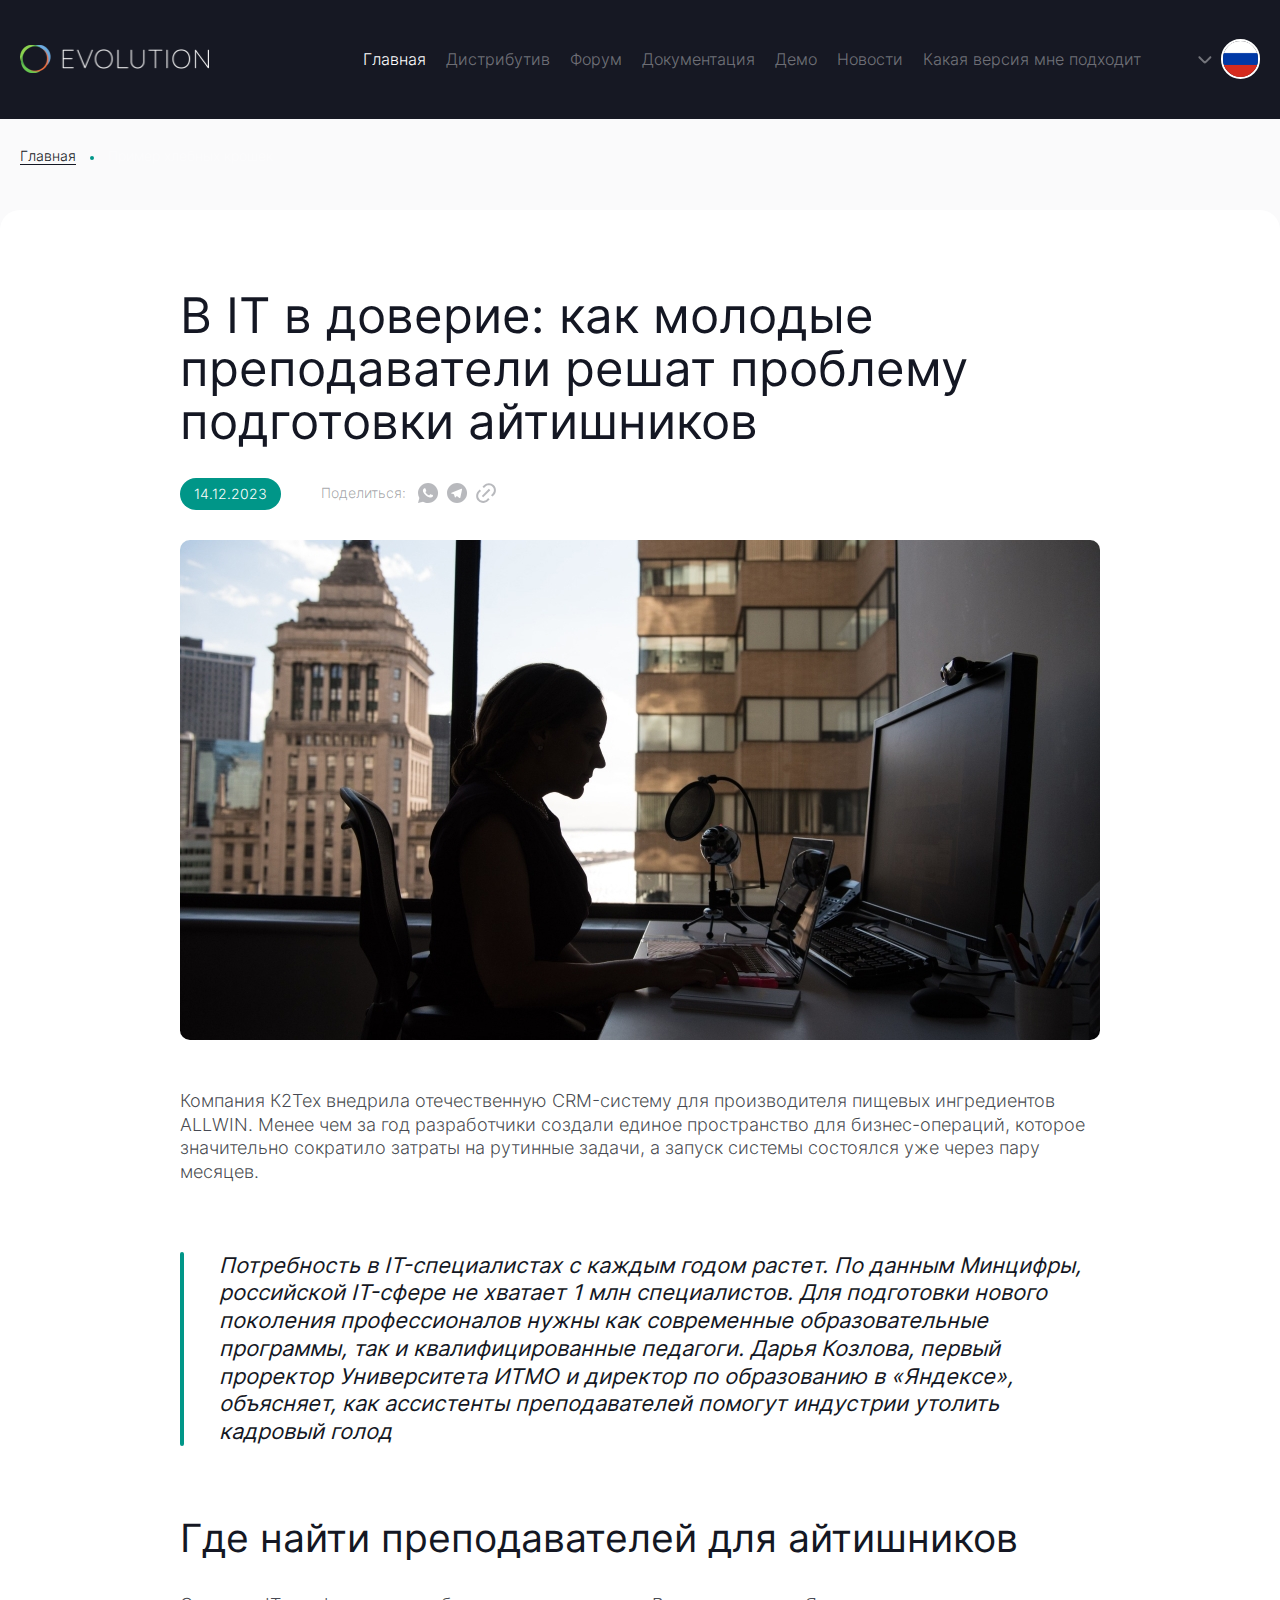
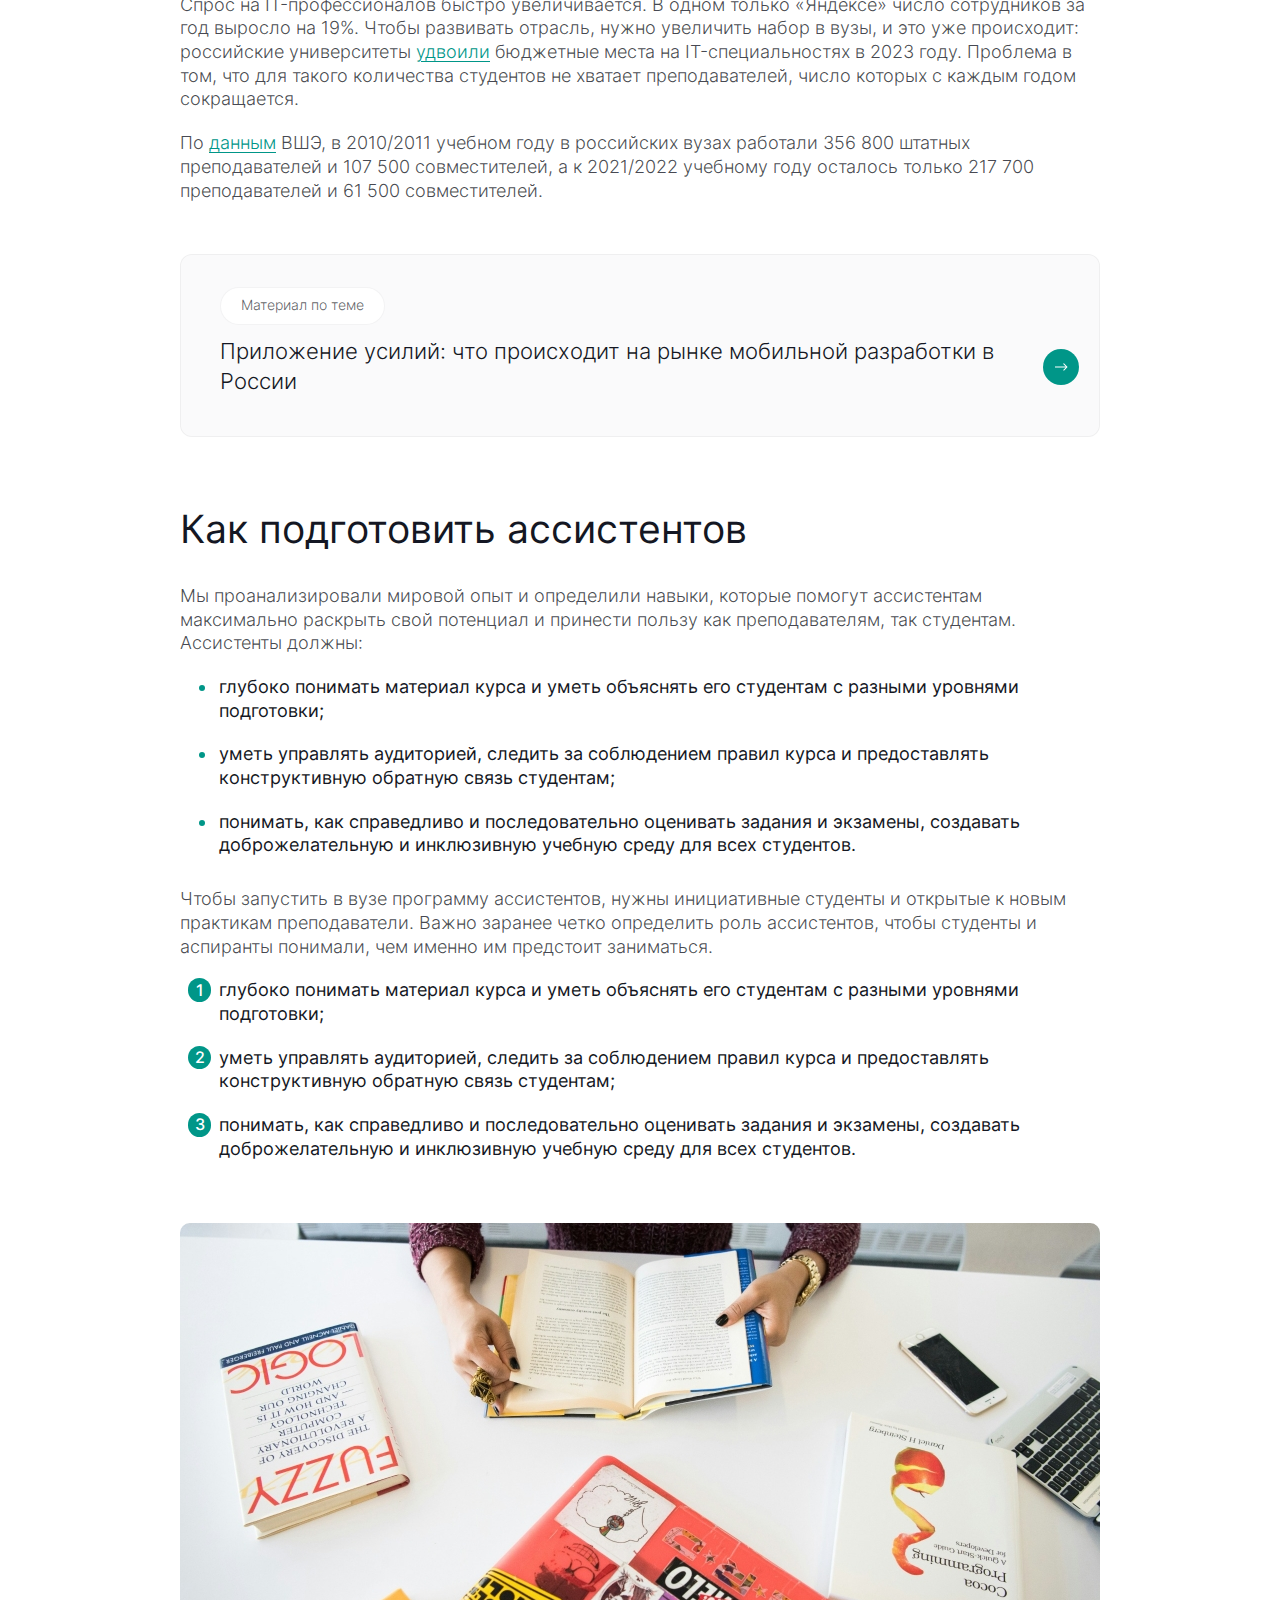
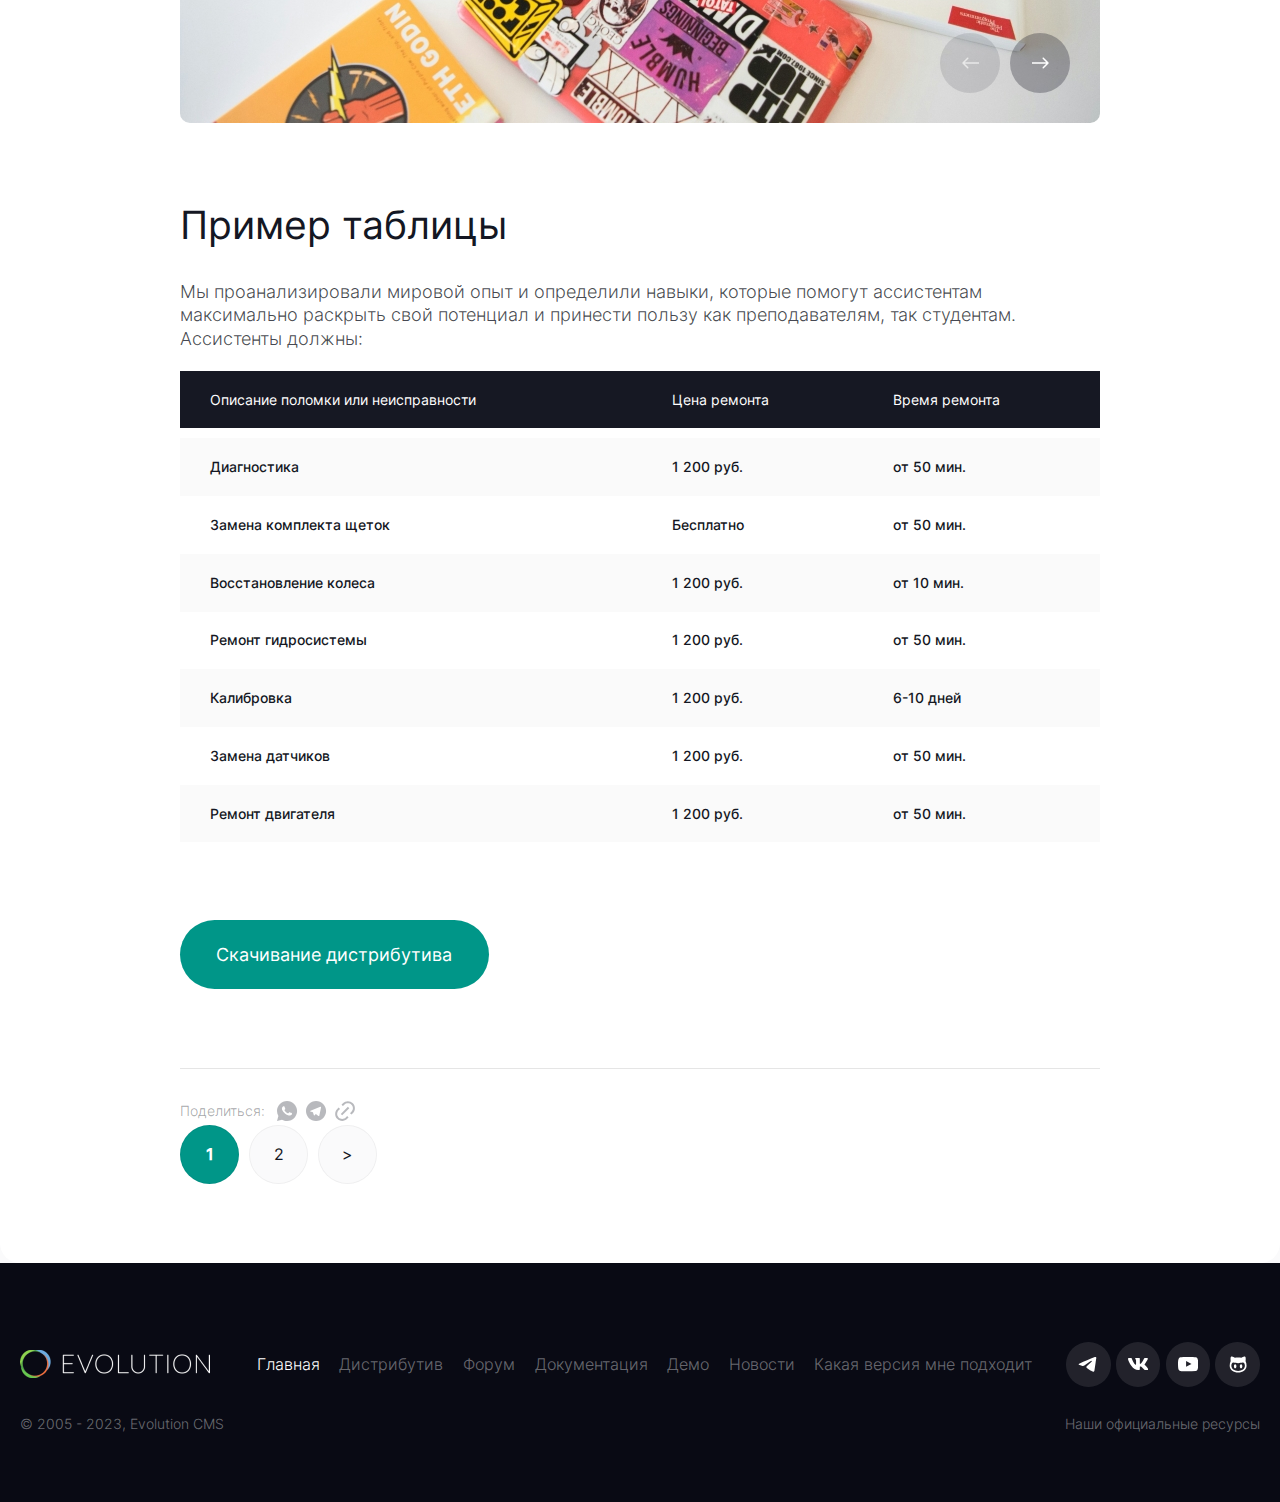
<file: article.html>
<!DOCTYPE html>
<html lang="ru">
	<head>
		<title>Текстовый шаблон</title>
		<meta charset="UTF-8" />
		<meta name="format-detection" content="telephone=no" />
		<meta name="viewport" content="width=device-width, initial-scale=1.0 user-scalable=0" />
		<script type="module" crossorigin src="assets/app-b4daafdb.js"></script>
		<link rel="stylesheet" href="assets/app-4ccf31ef.css">
	</head>
	<body>
		<div class="wrapper">
			<header class="header header--page">
				<div class="header__container">
					<div class="header__body">
						<a href="index.html" class="header__logo">
							<img src="img/logo.png" alt="Evolution CMS" />
						</a>
						<div class="header__content">
							<div class="header__menu menu">
								<nav class="menu__body">
									<ul class="menu__list">
										<li class="menu__item"><a href="/" class="menu__link menu__link--active">Главная</a></li>
										<li class="menu__item"><a href="#" class="menu__link">Дистрибутив</a></li>
										<li class="menu__item"><a href="#" class="menu__link">Форум</a></li>
										<li class="menu__item"><a href="#" class="menu__link">Документация</a></li>
										<li class="menu__item"><a href="#" class="menu__link">Демо</a></li>
										<li class="menu__item"><a href="#" class="menu__link">Новости</a></li>
										<li class="menu__item"><a href="#" class="menu__link">Какая версия мне подходит</a></li>
									</ul>
								</nav>
								<div class="header__block">
									<div class="header__socials">
										<a href="#" class="header__social">
											<svg
												width="26"
												height="26"
												viewBox="0 0 26 26"
												fill="none"
												xmlns="http://www.w3.org/2000/svg">
												<path
													d="M21.5688 3.95912C21.5688 3.95912 23.6733 3.13849 23.4979 5.13144C23.4395 5.95208 22.9133 8.82426 22.5041 11.9309L21.1011 21.1337C21.1011 21.1337 20.9842 22.4818 19.9319 22.7163C18.8796 22.9508 17.3012 21.8957 17.0089 21.6612C16.7751 21.4854 12.6245 18.8476 11.163 17.5581C10.7537 17.2064 10.2861 16.503 11.2214 15.6824L17.3597 9.82077C18.0612 9.11736 18.7627 7.47611 15.8397 9.46906L7.6554 15.0376C7.6554 15.0376 6.72005 15.6238 4.96629 15.0962L1.1664 13.9239C1.1664 13.9239 -0.236627 13.0447 2.16022 12.1654C8.00618 9.4104 15.1967 6.59682 21.5688 3.95912Z"
													fill="white" />
											</svg>
										</a>
										<a href="#" class="header__social">
											<svg
												width="26"
												height="26"
												viewBox="0 0 26 26"
												fill="none"
												xmlns="http://www.w3.org/2000/svg">
												<path
													d="M25.4108 6.26598C25.1183 7.18573 24.724 7.98632 24.23 8.71323L24.2506 8.68073C23.7652 9.48962 23.1857 10.4242 22.5118 11.4844C21.9341 12.3215 21.6282 12.7548 21.5942 12.7844C21.4447 12.9718 21.3407 13.2015 21.305 13.4539L21.3039 13.4615C21.3332 13.6911 21.4393 13.8916 21.5942 14.0411L22.0276 14.5242C24.3459 16.9068 25.6499 18.5492 25.9395 19.4512C25.9774 19.5509 25.9991 19.6657 25.9991 19.786C25.9991 19.9961 25.9319 20.1901 25.8182 20.3493L25.8203 20.3461C25.6297 20.5421 25.3632 20.6635 25.0685 20.6635C25.036 20.6635 25.0024 20.6624 24.971 20.6591H24.9753H22.1251C22.124 20.6591 22.1218 20.6591 22.1197 20.6591C21.7546 20.6591 21.4187 20.5313 21.1555 20.319L21.1587 20.3211C20.7752 20.0059 20.434 19.6646 20.1285 19.2941L20.1187 19.2811C19.6197 18.7171 19.177 18.2422 18.7906 17.8566C17.5036 16.6331 16.5539 16.0214 15.9414 16.0214C15.9187 16.0192 15.8927 16.0181 15.8656 16.0181C15.6868 16.0181 15.52 16.0734 15.3824 16.1676L15.3857 16.1655C15.273 16.3063 15.2047 16.4883 15.2047 16.6844C15.2047 16.7234 15.2069 16.7602 15.2123 16.7981V16.7938C15.1831 17.134 15.1657 17.5294 15.1657 17.9291C15.1657 18.0581 15.1679 18.1859 15.1712 18.3137V18.2953V19.5509C15.182 19.6018 15.1885 19.6603 15.1885 19.7199C15.1885 19.9821 15.0693 20.2161 14.883 20.371L14.8819 20.3721C14.4627 20.5638 13.973 20.6765 13.4562 20.6765C13.3457 20.6765 13.2374 20.6711 13.1302 20.6613L13.1442 20.6624C11.4391 20.6299 9.85742 20.1305 8.513 19.2887L8.55092 19.3104C6.914 18.3159 5.55767 17.0213 4.52417 15.4916L4.49492 15.4461C3.51342 14.144 2.598 12.6728 1.818 11.1215L1.74217 10.9546C1.28608 10.0858 0.813751 9.01765 0.406418 7.91915L0.341418 7.71873C0.175668 7.22473 0.055418 6.65057 0.00558463 6.05582L0.00341797 6.02873C0.00341797 5.48129 0.325529 5.20757 0.969751 5.20757H3.81892C3.84492 5.2054 3.87525 5.20431 3.90667 5.20431C4.17533 5.20431 4.42342 5.2964 4.6195 5.45132L4.61733 5.44915C4.834 5.6864 4.99433 5.97781 5.07342 6.30281L5.07667 6.31581C5.601 7.79673 6.15675 9.0404 6.79592 10.2321L6.72333 10.0836C7.2455 11.1345 7.82292 12.0391 8.48158 12.8743L8.45667 12.8407C9.03444 13.55 9.48511 13.9046 9.80867 13.9046C9.81842 13.9056 9.83033 13.9056 9.84333 13.9056C10.0037 13.9056 10.1434 13.819 10.2192 13.689L10.2203 13.6868C10.3005 13.481 10.3471 13.2416 10.3471 12.9924C10.3471 12.9393 10.3449 12.8862 10.3406 12.8342V12.8407V8.63848C10.3178 8.1434 10.1965 7.68081 9.99392 7.2659L10.0026 7.28648C9.86825 7.00048 9.70683 6.75348 9.51508 6.53357L9.51833 6.5379C9.34067 6.36023 9.21933 6.12731 9.18142 5.86731L9.18033 5.86081C9.18033 5.67665 9.26483 5.5109 9.397 5.40257L9.39808 5.40148C9.52917 5.28123 9.70467 5.20865 9.89642 5.20865H9.90508H14.3966C14.4204 5.2054 14.4475 5.20431 14.4757 5.20431C14.6869 5.20431 14.8765 5.29965 15.0022 5.44915L15.0032 5.45023C15.1148 5.6539 15.1809 5.89765 15.1809 6.15548C15.1809 6.19665 15.1787 6.23673 15.1755 6.27682V6.2714V11.8755C15.1733 11.9015 15.1722 11.9318 15.1722 11.9621C15.1722 12.1615 15.2275 12.3489 15.3228 12.5081L15.3207 12.5038C15.3997 12.6208 15.5319 12.6966 15.6814 12.6966C15.8721 12.6836 16.0465 12.6208 16.1927 12.5211L16.1895 12.5233C16.4842 12.3207 16.7377 12.09 16.9576 11.8289L16.9619 11.8235C17.6195 11.0803 18.2262 10.2591 18.7548 9.38598L18.7971 9.31015C19.1697 8.69265 19.5727 7.93215 19.9378 7.15106L20.005 6.99182L20.4882 6.02548C20.6561 5.54231 21.1067 5.20215 21.6365 5.20215C21.6571 5.20215 21.6777 5.20215 21.6982 5.20323H21.695H24.5452C25.3151 5.20323 25.604 5.55748 25.4119 6.26598H25.4108Z"
													fill="white" />
											</svg>
										</a>
										<a href="#" class="header__social">
											<svg
												width="26"
												height="26"
												viewBox="0 0 26 26"
												fill="none"
												xmlns="http://www.w3.org/2000/svg">
												<g clip-path="url(#clip0_6_2568)">
													<path
														fill-rule="evenodd"
														clip-rule="evenodd"
														d="M10.385 16.3619V9.06649C12.9748 10.2852 14.9807 11.4624 17.353 12.7316C15.3963 13.8168 12.9748 15.0343 10.385 16.3619ZM24.8183 5.43817C24.3716 4.84958 23.6101 4.39142 22.7995 4.23973C20.4168 3.78727 5.55228 3.78598 3.1709 4.23973C2.52084 4.3616 1.94199 4.65615 1.44473 5.11381C-0.650471 7.05848 0.00606603 17.4871 0.511091 19.1764C0.723459 19.9076 0.997997 20.4349 1.34374 20.7811C1.7892 21.2387 2.39911 21.5538 3.09967 21.6952C5.06149 22.1009 15.1684 22.3278 22.7581 21.7561C23.4573 21.6342 24.0763 21.309 24.5645 20.8319C26.5017 18.895 26.3696 7.88068 24.8183 5.43817Z"
														fill="white" />
												</g>
												<defs>
													<clipPath id="clip0_6_2568">
														<rect width="26" height="26" fill="white" />
													</clipPath>
												</defs>
											</svg>
										</a>
										<a href="#" class="header__social">
											<svg
												width="26"
												height="26"
												viewBox="0 0 26 26"
												fill="none"
												xmlns="http://www.w3.org/2000/svg">
												<path
													fill-rule="evenodd"
													clip-rule="evenodd"
													d="M22.749 6.455C22.7593 7.11208 22.6776 7.93703 22.6044 8.53742C22.576 8.7716 22.5372 8.96649 22.4956 9.12657C23.4244 10.8442 23.8332 12.9105 23.8332 15.1667C23.8332 17.8408 22.5469 20.0427 20.5439 21.5444C18.5594 23.0322 15.8821 23.8333 12.9998 23.8333C10.1175 23.8333 7.44027 23.0322 5.45572 21.5444C3.45271 20.0427 2.1665 17.8408 2.1665 15.1667C2.1665 12.9105 2.57527 10.8442 3.50412 9.12656C3.46251 8.96649 3.42377 8.77159 3.39524 8.53742C3.32213 7.93703 3.24044 7.11208 3.25071 6.455C3.26228 5.71465 3.35906 4.97434 3.46637 4.23994C3.516 3.9003 3.5948 3.58092 3.96357 3.3791C4.34027 3.17293 4.73697 3.24979 5.12831 3.36061C6.44835 3.73439 7.68594 4.25867 8.84853 4.88894C10.0743 4.52061 11.4597 4.33333 12.9998 4.33333C14.54 4.33333 15.9254 4.52061 17.1512 4.88894C18.3137 4.25867 19.5513 3.73439 20.8713 3.36061C21.2627 3.24979 21.6595 3.17293 22.0361 3.3791C22.4049 3.58092 22.4837 3.9003 22.5333 4.23994C22.6406 4.97434 22.7374 5.71465 22.749 6.455ZM21.6665 15.1667C21.6665 13.3389 21.2464 10.8333 18.9582 10.8333C17.9266 10.8333 16.9512 11.1044 15.9762 11.3754C15.0021 11.646 14.0285 11.9167 12.9998 11.9167C11.9712 11.9167 10.9976 11.646 10.0235 11.3754C9.0485 11.1044 8.07301 10.8333 7.0415 10.8333C4.75978 10.8333 4.33317 13.3463 4.33317 15.1667C4.33317 17.0772 5.22957 18.6669 6.75537 19.8108C8.29963 20.9686 10.4974 21.6667 12.9998 21.6667C15.5022 21.6667 17.7 20.9685 19.2443 19.8108C20.7701 18.6669 21.6665 17.0772 21.6665 15.1667ZM10.8332 15.7083C10.8332 17.2041 10.1056 18.4167 9.20817 18.4167C8.3107 18.4167 7.58317 17.2041 7.58317 15.7083C7.58317 14.2126 8.3107 13 9.20817 13C10.1056 13 10.8332 14.2126 10.8332 15.7083ZM16.7915 18.4167C17.6889 18.4167 18.4165 17.2041 18.4165 15.7083C18.4165 14.2126 17.6889 13 16.7915 13C15.8941 13 15.1665 14.2126 15.1665 15.7083C15.1665 17.2041 15.8941 18.4167 16.7915 18.4167Z"
													fill="white" />
											</svg>
										</a>
									</div>
									<div class="header__label">Наши официальные ресурсы</div>
								</div>
							</div>
							<div class="header__lang lang">
								<button aria-label="Выбор языка" type="button" class="lang__button">
									<svg width="24" height="24" viewBox="0 0 24 24" fill="none" xmlns="http://www.w3.org/2000/svg">
										<path
											d="M5.70769 9.71021C5.31716 10.1007 5.31716 10.7338 5.70769 11.1244L10.5999 16.0118C11.3811 16.7922 12.6469 16.7919 13.4276 16.0111L18.318 11.1208C18.7085 10.7302 18.7085 10.0971 18.318 9.70651C17.9275 9.31601 17.2943 9.31601 16.9038 9.70651L12.7181 13.8922C12.3276 14.2827 11.6945 14.2827 11.3039 13.8922L7.1219 9.71021C6.73138 9.31961 6.09821 9.31961 5.70769 9.71021Z"
											fill="white"
											fill-opacity="0.4" />
									</svg>
									<div class="lang__icon">
										<img src="img/flags/ru.png" alt="" />
									</div>
								</button>
								<ul class="lang__list">
									<li class="lang__item">
										<a class="lang__link" href="#">
											<div class="lang__flag">
												<img src="img/flags/uk.png" alt="English" />
											</div>
											<span>English</span>
										</a>
									</li>
									<li class="lang__item">
										<a class="lang__link lang__link--selected" href="#">
											<div class="lang__flag">
												<img src="img/flags/ru.png" alt="Русский" />
											</div>
											<span>Русский</span>
										</a>
									</li>
									<li class="lang__item">
										<a class="lang__link" href="#">
											<div class="lang__flag">
												<img src="img/flags/de.png" alt="Deutsch" />
											</div>
											<span>Deutsch</span>
										</a>
									</li>
									<li class="lang__item">
										<a class="lang__link" href="#">
											<div class="lang__flag">
												<img src="img/flags/nl.png" alt="Nederlands" />
											</div>
											<span>Nederlands</span>
										</a>
									</li>
								</ul>
							</div>
							<button aria-label="Меню" type="button" class="header__button">
								<div class="icon-menu"><span></span></div>
							</button>
						</div>
					</div>
				</div>
			</header>
			<main class="page">
				<section class="article">
					<div class="article__wrapper">
						<div class="article__container">
							<ul class="article__breadcrumb breadcrumb">
								<li class="breadcrumb__item"><a href="/">Главная</a></li>
								<li class="breadcrumb__item breadcrumb__item--active">Пример хлебных крошек</li>
							</ul>
						</div>
						<div class="article__body">
							<div class="article__inner">
								<h1 class="article__title">
									В IT в доверие: как молодые преподаватели решат проблему подготовки айтишников
								</h1>
								<div class="article__header">
									<div class="article__date">14.12.2023</div>
									<div class="article__share share">
										<div class="share__label">Поделиться:</div>
										<div class="share__links">
											<a href="#" class="share__link"
												><svg
													width="24"
													height="24"
													viewBox="0 0 24 24"
													fill="none"
													xmlns="http://www.w3.org/2000/svg">
													<g clip-path="url(#clip0_1_541)">
														<path
															d="M2.00462 21.9998L3.35662 17.0318C2.46576 15.5046 1.99772 13.7677 2.00062 11.9998C2.00062 6.47676 6.47762 1.99976 12.0006 1.99976C17.5236 1.99976 22.0006 6.47676 22.0006 11.9998C22.0006 17.5228 17.5236 21.9998 12.0006 21.9998C10.2334 22.0026 8.49728 21.5349 6.97062 20.6448L2.00462 21.9998ZM8.39162 7.30776C8.26249 7.31577 8.1363 7.34979 8.02062 7.40776C7.91215 7.46919 7.81312 7.54598 7.72662 7.63576C7.60662 7.74876 7.53862 7.84676 7.46562 7.94176C7.09604 8.42275 6.89723 9.01317 6.90062 9.61976C6.90262 10.1098 7.03062 10.5868 7.23062 11.0328C7.63962 11.9348 8.31262 12.8898 9.20162 13.7748C9.41562 13.9878 9.62462 14.2018 9.84962 14.4008C10.953 15.3722 12.2679 16.0728 13.6896 16.4468L14.2586 16.5338C14.4436 16.5438 14.6286 16.5298 14.8146 16.5208C15.1059 16.5057 15.3902 16.4269 15.6476 16.2898C15.8136 16.2018 15.8916 16.1578 16.0306 16.0698C16.0306 16.0698 16.0736 16.0418 16.1556 15.9798C16.2906 15.8798 16.3736 15.8088 16.4856 15.6918C16.5686 15.6058 16.6406 15.5048 16.6956 15.3898C16.7736 15.2268 16.8516 14.9158 16.8836 14.6568C16.9076 14.4588 16.9006 14.3508 16.8976 14.2838C16.8936 14.1768 16.8046 14.0658 16.7076 14.0188L16.1256 13.7578C16.1256 13.7578 15.2556 13.3788 14.7246 13.1368C14.6686 13.1124 14.6086 13.0985 14.5476 13.0958C14.4792 13.0887 14.4101 13.0964 14.3449 13.1183C14.2797 13.1402 14.2199 13.1758 14.1696 13.2228V13.2208C14.1646 13.2208 14.0976 13.2778 13.3746 14.1538C13.3331 14.2095 13.276 14.2517 13.2104 14.2748C13.1449 14.298 13.0739 14.3011 13.0066 14.2838C12.9415 14.2663 12.8776 14.2443 12.8156 14.2178C12.6916 14.1658 12.6486 14.1458 12.5636 14.1088L12.5586 14.1068C11.9865 13.857 11.4568 13.5196 10.9886 13.1068C10.8626 12.9968 10.7456 12.8768 10.6256 12.7608C10.2322 12.384 9.88934 11.9578 9.60562 11.4928L9.54662 11.3978C9.50425 11.3339 9.46998 11.2651 9.44462 11.1928C9.40662 11.0458 9.50562 10.9278 9.50562 10.9278C9.50562 10.9278 9.74862 10.6618 9.86162 10.5178C9.95571 10.3981 10.0435 10.2736 10.1246 10.1448C10.2426 9.95476 10.2796 9.75976 10.2176 9.60876C9.93762 8.92476 9.64762 8.24376 9.34962 7.56776C9.29062 7.43376 9.11562 7.33776 8.95662 7.31876C8.90262 7.31276 8.84862 7.30676 8.79462 7.30276C8.66033 7.29608 8.52576 7.29842 8.39162 7.30776Z"
															fill="#141723"
															fill-opacity="0.3" />
													</g>
													<defs>
														<clipPath id="clip0_1_541">
															<rect width="24" height="24" fill="white" />
														</clipPath>
													</defs>
												</svg>
											</a>
											<a href="#" class="share__link"
												><svg
													width="24"
													height="24"
													viewBox="0 0 24 24"
													fill="none"
													xmlns="http://www.w3.org/2000/svg">
													<g clip-path="url(#clip0_1_544)">
														<path
															d="M12.0006 21.9998C6.47761 21.9998 2.00061 17.5228 2.00061 11.9998C2.00061 6.47676 6.47761 1.99976 12.0006 1.99976C17.5236 1.99976 22.0006 6.47676 22.0006 11.9998C22.0006 17.5228 17.5236 21.9998 12.0006 21.9998ZM8.89061 13.1698L8.90361 13.1628L9.77361 16.0328C9.88561 16.3438 10.0396 16.3998 10.2266 16.3738C10.4146 16.3488 10.5136 16.2478 10.6366 16.1298L11.8246 14.9818L14.3746 16.8698C14.8406 17.1268 15.1756 16.9938 15.2916 16.4378L16.9486 8.61576C17.1316 7.88776 16.8116 7.59576 16.2466 7.82776L6.51361 11.5878C5.84961 11.8538 5.85361 12.2258 6.39361 12.3908L8.89061 13.1698Z"
															fill="#141723"
															fill-opacity="0.3" />
													</g>
													<defs>
														<clipPath id="clip0_1_544">
															<rect width="24" height="24" fill="white" />
														</clipPath>
													</defs>
												</svg>
											</a>
											<a href="#" class="share__link"
												><svg
													width="24"
													height="24"
													viewBox="0 0 24 24"
													fill="none"
													xmlns="http://www.w3.org/2000/svg">
													<g clip-path="url(#clip0_1_547)">
														<path
															d="M18.3646 15.536L16.9506 14.12L18.3646 12.706C18.8323 12.2424 19.2037 11.6911 19.4577 11.0836C19.7117 10.4761 19.8432 9.82441 19.8446 9.16595C19.846 8.5075 19.7174 7.85525 19.4661 7.24665C19.2148 6.63804 18.8457 6.08507 18.3801 5.61947C17.9145 5.15388 17.3616 4.78483 16.753 4.53351C16.1444 4.2822 15.4921 4.15358 14.8337 4.15502C14.1752 4.15646 13.5235 4.28794 12.916 4.54192C12.3085 4.79589 11.7572 5.16736 11.2936 5.63499L9.87962 7.04999L8.46462 5.63599L9.88062 4.22199C11.1934 2.90917 12.974 2.17163 14.8306 2.17163C16.6872 2.17163 18.4678 2.90917 19.7806 4.22199C21.0934 5.53481 21.831 7.31538 21.831 9.17199C21.831 11.0286 21.0934 12.8092 19.7806 14.122L18.3646 15.536ZM15.5366 18.364L14.1216 19.778C12.8088 21.0908 11.0282 21.8284 9.17162 21.8284C7.31501 21.8284 5.53444 21.0908 4.22162 19.778C2.9088 18.4652 2.17126 16.6846 2.17126 14.828C2.17126 12.9714 2.9088 11.1908 4.22162 9.87799L5.63662 8.46399L7.05062 9.87999L5.63662 11.294C5.16899 11.7575 4.79753 12.3089 4.54355 12.9164C4.28957 13.5239 4.15809 14.1756 4.15665 14.834C4.15521 15.4925 4.28384 16.1447 4.53515 16.7533C4.78646 17.3619 5.15551 17.9149 5.6211 18.3805C6.0867 18.8461 6.63967 19.2152 7.24828 19.4665C7.85689 19.7178 8.50914 19.8464 9.16759 19.845C9.82604 19.8435 10.4777 19.712 11.0852 19.4581C11.6927 19.2041 12.2441 18.8326 12.7076 18.365L14.1216 16.951L15.5366 18.364ZM14.8286 7.75699L16.2436 9.17199L9.17262 16.242L7.75762 14.828L14.8286 7.75699Z"
															fill="#141723"
															fill-opacity="0.3" />
													</g>
													<defs>
														<clipPath id="clip0_1_547">
															<rect width="24" height="24" fill="white" />
														</clipPath>
													</defs>
												</svg>
											</a>
										</div>
									</div>
								</div>
								<div class="article__content content">
									<img src="img/article.jpg" alt="" />
									<p>
										Компания К2Тех внедрила отечественную CRM-систему для производителя пищевых
										ингредиентов ALLWIN. Менее чем за год разработчики создали единое пространство
										для бизнес-операций, которое значительно сократило затраты на рутинные задачи, а
										запуск системы состоялся уже через пару месяцев.
									</p>
									<br />
									<br />
									<br />
									<blockquote>
										Потребность в IT-специалистах с каждым годом растет. По данным Минцифры,
										российской IT-сфере не хватает 1 млн специалистов. Для подготовки нового
										поколения профессионалов нужны как современные образовательные программы, так и
										квалифицированные педагоги. Дарья Козлова, первый проректор Университета ИТМО и
										директор по образованию в «Яндексе», объясняет, как ассистенты преподавателей
										помогут индустрии утолить кадровый голод
									</blockquote>
									<br />
									<br />
									<br />
									<h2>Где найти преподавателей для айтишников</h2>
									<p>
										Спрос на IT-профессионалов быстро увеличивается. В одном только «Яндексе» число
										сотрудников за год выросло на 19%. Чтобы развивать отрасль, нужно увеличить
										набор в вузы, и это уже происходит: российские университеты
										<a href="#">удвоили</a> бюджетные места на IT-специальностях в 2023 году.
										Проблема в том, что для такого количества студентов не хватает преподавателей,
										число которых с каждым годом сокращается.
									</p>
									<p>
										По <a href="#">данным</a> ВШЭ, в 2010/2011 учебном году в российских вузах
										работали 356 800 штатных преподавателей и 107 500 совместителей, а к 2021/2022
										учебному году осталось только 217 700 преподавателей и 61 500 совместителей.
									</p>
								</div>
								<br />
								<br />
								<a href="#" class="article__featured article-featured">
									<div class="article-featured__tag">Материал по теме</div>
									<div class="article-featured__body">
										<h3 class="article-featured__title">
											Приложение усилий: что происходит на рынке мобильной разработки в России
										</h3>
										<div class="article-featured__icon">
											<svg
												width="13"
												height="8"
												viewBox="0 0 13 8"
												fill="none"
												xmlns="http://www.w3.org/2000/svg">
												<path
													d="M12.3536 4.35355C12.5488 4.15829 12.5488 3.84171 12.3536 3.64644L9.17157 0.464464C8.97631 0.269202 8.65973 0.269202 8.46447 0.464465C8.2692 0.659727 8.2692 0.976309 8.46447 1.17157L11.2929 4L8.46447 6.82843C8.2692 7.02369 8.2692 7.34027 8.46447 7.53553C8.65973 7.73079 8.97631 7.73079 9.17157 7.53553L12.3536 4.35355ZM8.74228e-08 4.5L12 4.5L12 3.5L-8.74228e-08 3.5L8.74228e-08 4.5Z"
													fill="white" />
											</svg>
										</div>
									</div>
								</a>
								<br />
								<br />
								<br />
								<div class="article__content content">
									<h2>Как подготовить ассистентов</h2>
									<p>
										Мы проанализировали мировой опыт и определили навыки, которые помогут
										ассистентам максимально раскрыть свой потенциал и принести пользу как
										преподавателям, так студентам. Ассистенты должны:
									</p>
									<ul>
										<li>
											глубоко понимать материал курса и уметь объяснять его студентам с разными
											уровнями подготовки;
										</li>
										<li>
											уметь управлять аудиторией, следить за соблюдением правил курса и
											предоставлять конструктивную обратную связь студентам;
										</li>
										<li>
											понимать, как справедливо и последовательно оценивать задания и экзамены,
											создавать доброжелательную и инклюзивную учебную среду для всех студентов.
										</li>
									</ul>
									<p>
										Чтобы запустить в вузе программу ассистентов, нужны инициативные студенты и
										открытые к новым практикам преподаватели. Важно заранее четко определить роль
										ассистентов, чтобы студенты и аспиранты понимали, чем именно им предстоит
										заниматься.
									</p>
									<ol>
										<li>
											глубоко понимать материал курса и уметь объяснять его студентам с разными
											уровнями подготовки;
										</li>
										<li>
											уметь управлять аудиторией, следить за соблюдением правил курса и
											предоставлять конструктивную обратную связь студентам;
										</li>
										<li>
											понимать, как справедливо и последовательно оценивать задания и экзамены,
											создавать доброжелательную и инклюзивную учебную среду для всех студентов.
										</li>
									</ol>
								</div>
								<br />
								<br />
								<div class="article__slider swiper">
									<div class="article__wrap swiper-wrapper">
										<div class="article__slide swiper-slide">
											<img src="img/article-1.jpg" alt="" />
										</div>
										<div class="article__slide swiper-slide">
											<img src="img/article-1.jpg" alt="" />
										</div>
										<div class="article__slide swiper-slide">
											<img src="img/article-1.jpg" alt="" />
										</div>
									</div>
									<div class="article__navigation">
										<button
											aria-label="Назад"
											type="button"
											class="article__button article__button--prev">
											<svg
												width="17"
												height="12"
												viewBox="0 0 17 12"
												fill="none"
												xmlns="http://www.w3.org/2000/svg">
												<path
													d="M0.469669 5.46967C0.176777 5.76256 0.176777 6.23744 0.469669 6.53033L5.24264 11.3033C5.53553 11.5962 6.01041 11.5962 6.3033 11.3033C6.59619 11.0104 6.59619 10.5355 6.3033 10.2426L2.06066 6L6.3033 1.75736C6.59619 1.46447 6.59619 0.989593 6.3033 0.6967C6.01041 0.403807 5.53553 0.403807 5.24264 0.6967L0.469669 5.46967ZM17 5.25L1 5.25L1 6.75L17 6.75L17 5.25Z"
													fill="white" />
											</svg>
										</button>
										<button
											aria-label="Вперед"
											type="button"
											class="article__button article__button--next">
											<svg
												width="17"
												height="12"
												viewBox="0 0 17 12"
												fill="none"
												xmlns="http://www.w3.org/2000/svg">
												<path
													d="M16.5303 6.53033C16.8232 6.23743 16.8232 5.76256 16.5303 5.46967L11.7574 0.696697C11.4645 0.403804 10.9896 0.403804 10.6967 0.696697C10.4038 0.989591 10.4038 1.46446 10.6967 1.75736L14.9393 6L10.6967 10.2426C10.4038 10.5355 10.4038 11.0104 10.6967 11.3033C10.9896 11.5962 11.4645 11.5962 11.7574 11.3033L16.5303 6.53033ZM1.31134e-07 6.75L16 6.75L16 5.25L-1.31134e-07 5.25L1.31134e-07 6.75Z"
													fill="white" />
											</svg>
										</button>
									</div>
								</div>
								<br />
								<br />
								<br />
								<div class="article__content content">
									<h2>Пример таблицы</h2>
									<p>
										Мы проанализировали мировой опыт и определили навыки, которые помогут
										ассистентам максимально раскрыть свой потенциал и принести пользу как
										преподавателям, так студентам. Ассистенты должны:
									</p>
									<table>
										<thead>
											<tr>
												<td>Описание поломки или неисправности</td>
												<td>Цена ремонта</td>
												<td>Время ремонта</td>
											</tr>
										</thead>
										<tbody>
											<tr>
												<td>Диагностика</td>
												<td>1 200 руб.</td>
												<td>от 50 мин.</td>
											</tr>
											<tr>
												<td>Замена комплекта щеток</td>
												<td>Бесплатно</td>
												<td>от 50 мин.</td>
											</tr>
											<tr>
												<td>Восстановление колеса</td>
												<td>1 200 руб.</td>
												<td>от 10 мин.</td>
											</tr>
											<tr>
												<td>Ремонт гидросистемы</td>
												<td>1 200 руб.</td>
												<td>от 50 мин.</td>
											</tr>
											<tr>
												<td>Калибровка</td>
												<td>1 200 руб.</td>
												<td>6-10 дней</td>
											</tr>
											<tr>
												<td>Замена датчиков</td>
												<td>1 200 руб.</td>
												<td>от 50 мин.</td>
											</tr>
											<tr>
												<td>Ремонт двигателя</td>
												<td>1 200 руб.</td>
												<td>от 50 мин.</td>
											</tr>
										</tbody>
									</table>
								</div>
								<br />
								<br />
								<br />
								<a href="#" class="article__link">Cкачивание дистрибутива</a>
								<div class="article__footer">
									<div class="article__share share">
										<div class="share__label">Поделиться:</div>
										<div class="share__links">
											<a href="#" class="share__link"
												><svg
													width="24"
													height="24"
													viewBox="0 0 24 24"
													fill="none"
													xmlns="http://www.w3.org/2000/svg">
													<g clip-path="url(#clip0_1_541)">
														<path
															d="M2.00462 21.9998L3.35662 17.0318C2.46576 15.5046 1.99772 13.7677 2.00062 11.9998C2.00062 6.47676 6.47762 1.99976 12.0006 1.99976C17.5236 1.99976 22.0006 6.47676 22.0006 11.9998C22.0006 17.5228 17.5236 21.9998 12.0006 21.9998C10.2334 22.0026 8.49728 21.5349 6.97062 20.6448L2.00462 21.9998ZM8.39162 7.30776C8.26249 7.31577 8.1363 7.34979 8.02062 7.40776C7.91215 7.46919 7.81312 7.54598 7.72662 7.63576C7.60662 7.74876 7.53862 7.84676 7.46562 7.94176C7.09604 8.42275 6.89723 9.01317 6.90062 9.61976C6.90262 10.1098 7.03062 10.5868 7.23062 11.0328C7.63962 11.9348 8.31262 12.8898 9.20162 13.7748C9.41562 13.9878 9.62462 14.2018 9.84962 14.4008C10.953 15.3722 12.2679 16.0728 13.6896 16.4468L14.2586 16.5338C14.4436 16.5438 14.6286 16.5298 14.8146 16.5208C15.1059 16.5057 15.3902 16.4269 15.6476 16.2898C15.8136 16.2018 15.8916 16.1578 16.0306 16.0698C16.0306 16.0698 16.0736 16.0418 16.1556 15.9798C16.2906 15.8798 16.3736 15.8088 16.4856 15.6918C16.5686 15.6058 16.6406 15.5048 16.6956 15.3898C16.7736 15.2268 16.8516 14.9158 16.8836 14.6568C16.9076 14.4588 16.9006 14.3508 16.8976 14.2838C16.8936 14.1768 16.8046 14.0658 16.7076 14.0188L16.1256 13.7578C16.1256 13.7578 15.2556 13.3788 14.7246 13.1368C14.6686 13.1124 14.6086 13.0985 14.5476 13.0958C14.4792 13.0887 14.4101 13.0964 14.3449 13.1183C14.2797 13.1402 14.2199 13.1758 14.1696 13.2228V13.2208C14.1646 13.2208 14.0976 13.2778 13.3746 14.1538C13.3331 14.2095 13.276 14.2517 13.2104 14.2748C13.1449 14.298 13.0739 14.3011 13.0066 14.2838C12.9415 14.2663 12.8776 14.2443 12.8156 14.2178C12.6916 14.1658 12.6486 14.1458 12.5636 14.1088L12.5586 14.1068C11.9865 13.857 11.4568 13.5196 10.9886 13.1068C10.8626 12.9968 10.7456 12.8768 10.6256 12.7608C10.2322 12.384 9.88934 11.9578 9.60562 11.4928L9.54662 11.3978C9.50425 11.3339 9.46998 11.2651 9.44462 11.1928C9.40662 11.0458 9.50562 10.9278 9.50562 10.9278C9.50562 10.9278 9.74862 10.6618 9.86162 10.5178C9.95571 10.3981 10.0435 10.2736 10.1246 10.1448C10.2426 9.95476 10.2796 9.75976 10.2176 9.60876C9.93762 8.92476 9.64762 8.24376 9.34962 7.56776C9.29062 7.43376 9.11562 7.33776 8.95662 7.31876C8.90262 7.31276 8.84862 7.30676 8.79462 7.30276C8.66033 7.29608 8.52576 7.29842 8.39162 7.30776Z"
															fill="#141723"
															fill-opacity="0.3" />
													</g>
													<defs>
														<clipPath id="clip0_1_541">
															<rect width="24" height="24" fill="white" />
														</clipPath>
													</defs>
												</svg>
											</a>
											<a href="#" class="share__link"
												><svg
													width="24"
													height="24"
													viewBox="0 0 24 24"
													fill="none"
													xmlns="http://www.w3.org/2000/svg">
													<g clip-path="url(#clip0_1_544)">
														<path
															d="M12.0006 21.9998C6.47761 21.9998 2.00061 17.5228 2.00061 11.9998C2.00061 6.47676 6.47761 1.99976 12.0006 1.99976C17.5236 1.99976 22.0006 6.47676 22.0006 11.9998C22.0006 17.5228 17.5236 21.9998 12.0006 21.9998ZM8.89061 13.1698L8.90361 13.1628L9.77361 16.0328C9.88561 16.3438 10.0396 16.3998 10.2266 16.3738C10.4146 16.3488 10.5136 16.2478 10.6366 16.1298L11.8246 14.9818L14.3746 16.8698C14.8406 17.1268 15.1756 16.9938 15.2916 16.4378L16.9486 8.61576C17.1316 7.88776 16.8116 7.59576 16.2466 7.82776L6.51361 11.5878C5.84961 11.8538 5.85361 12.2258 6.39361 12.3908L8.89061 13.1698Z"
															fill="#141723"
															fill-opacity="0.3" />
													</g>
													<defs>
														<clipPath id="clip0_1_544">
															<rect width="24" height="24" fill="white" />
														</clipPath>
													</defs>
												</svg>
											</a>
											<a href="#" class="share__link"
												><svg
													width="24"
													height="24"
													viewBox="0 0 24 24"
													fill="none"
													xmlns="http://www.w3.org/2000/svg">
													<g clip-path="url(#clip0_1_547)">
														<path
															d="M18.3646 15.536L16.9506 14.12L18.3646 12.706C18.8323 12.2424 19.2037 11.6911 19.4577 11.0836C19.7117 10.4761 19.8432 9.82441 19.8446 9.16595C19.846 8.5075 19.7174 7.85525 19.4661 7.24665C19.2148 6.63804 18.8457 6.08507 18.3801 5.61947C17.9145 5.15388 17.3616 4.78483 16.753 4.53351C16.1444 4.2822 15.4921 4.15358 14.8337 4.15502C14.1752 4.15646 13.5235 4.28794 12.916 4.54192C12.3085 4.79589 11.7572 5.16736 11.2936 5.63499L9.87962 7.04999L8.46462 5.63599L9.88062 4.22199C11.1934 2.90917 12.974 2.17163 14.8306 2.17163C16.6872 2.17163 18.4678 2.90917 19.7806 4.22199C21.0934 5.53481 21.831 7.31538 21.831 9.17199C21.831 11.0286 21.0934 12.8092 19.7806 14.122L18.3646 15.536ZM15.5366 18.364L14.1216 19.778C12.8088 21.0908 11.0282 21.8284 9.17162 21.8284C7.31501 21.8284 5.53444 21.0908 4.22162 19.778C2.9088 18.4652 2.17126 16.6846 2.17126 14.828C2.17126 12.9714 2.9088 11.1908 4.22162 9.87799L5.63662 8.46399L7.05062 9.87999L5.63662 11.294C5.16899 11.7575 4.79753 12.3089 4.54355 12.9164C4.28957 13.5239 4.15809 14.1756 4.15665 14.834C4.15521 15.4925 4.28384 16.1447 4.53515 16.7533C4.78646 17.3619 5.15551 17.9149 5.6211 18.3805C6.0867 18.8461 6.63967 19.2152 7.24828 19.4665C7.85689 19.7178 8.50914 19.8464 9.16759 19.845C9.82604 19.8435 10.4777 19.712 11.0852 19.4581C11.6927 19.2041 12.2441 18.8326 12.7076 18.365L14.1216 16.951L15.5366 18.364ZM14.8286 7.75699L16.2436 9.17199L9.17262 16.242L7.75762 14.828L14.8286 7.75699Z"
															fill="#141723"
															fill-opacity="0.3" />
													</g>
													<defs>
														<clipPath id="clip0_1_547">
															<rect width="24" height="24" fill="white" />
														</clipPath>
													</defs>
												</svg>
											</a>
										</div>
									</div>
								</div>
								<div class="pagination">
									<b class="current">1</b><a href="/novosti.html?page=2" class="page">2</a
									><a href="/novosti.html?page=2"> &gt;</a>
								</div>
							</div>
						</div>
					</div>
				</section>
			</main>
			<footer class="footer">
				<div class="footer__container">
					<div class="footer__body">
						<div class="footer__left">
							<a href="/" class="footer__logo">
								<img src="img/logo.png" alt="Evolution CMS" />
							</a>
							<div class="footer__copyright">© 2005 - 2023, Evolution CMS</div>
						</div>
						<div class="footer__menu footer-menu">
							<ul class="footer-menu__list">
								<li class="footer-menu__item">
									<a href="/" class="footer-menu__link footer-menu__link--active">Главная</a>
								</li>
								<li class="footer-menu__item"><a href="#" class="footer-menu__link">Дистрибутив</a></li>
								<li class="footer-menu__item"><a href="#" class="footer-menu__link">Форум</a></li>
								<li class="footer-menu__item"><a href="#" class="footer-menu__link">Документация</a></li>
								<li class="footer-menu__item"><a href="#" class="footer-menu__link">Демо</a></li>
								<li class="footer-menu__item"><a href="#" class="footer-menu__link">Новости</a></li>
								<li class="footer-menu__item">
									<a href="#" class="footer-menu__link">Какая версия мне подходит</a>
								</li>
							</ul>
						</div>
						<div class="footer__right">
							<div class="footer__socials">
								<a href="#" class="footer__social">
									<svg width="20" height="20" viewBox="0 0 20 20" fill="none" xmlns="http://www.w3.org/2000/svg">
										<path
											d="M16.5914 3.04549C16.5914 3.04549 18.2102 2.41424 18.0753 3.94728C18.0304 4.57854 17.6256 6.78791 17.3109 9.17766L16.2316 16.2567C16.2316 16.2567 16.1417 17.2937 15.3322 17.4741C14.5228 17.6545 13.3086 16.8429 13.0838 16.6625C12.9039 16.5272 9.71114 14.4982 8.58689 13.5062C8.2721 13.2357 7.91235 12.6946 8.63185 12.0634L13.3536 7.55446C13.8932 7.01337 14.4329 5.75087 12.1844 7.28391L5.88877 11.5674C5.88877 11.5674 5.16927 12.0183 3.82023 11.6125L0.897238 10.7107C0.897238 10.7107 -0.182016 10.0344 1.66171 9.358C6.1586 7.23879 11.6898 5.0745 16.5914 3.04549Z"
											fill="white" />
									</svg>
								</a>
								<a href="#" class="footer__social">
									<svg width="20" height="20" viewBox="0 0 20 20" fill="none" xmlns="http://www.w3.org/2000/svg">
										<path
											d="M19.5467 4.82004C19.3217 5.52754 19.0183 6.14338 18.6383 6.70254L18.6542 6.67754C18.2808 7.29976 17.835 8.01865 17.3167 8.83421C16.8722 9.4781 16.6369 9.81143 16.6108 9.83421C16.4958 9.97837 16.4158 10.155 16.3883 10.3492L16.3875 10.355C16.41 10.5317 16.4917 10.6859 16.6108 10.8009L16.9442 11.1725C18.7275 13.0053 19.7306 14.2687 19.9533 14.9625C19.9825 15.0392 19.9992 15.1275 19.9992 15.22C19.9992 15.3817 19.9475 15.5309 19.86 15.6534L19.8617 15.6509C19.715 15.8017 19.51 15.895 19.2833 15.895C19.2583 15.895 19.2325 15.8942 19.2083 15.8917H19.2117H17.0192C17.0183 15.8917 17.0167 15.8917 17.015 15.8917C16.7342 15.8917 16.4758 15.7934 16.2733 15.63L16.2758 15.6317C15.9808 15.3892 15.7183 15.1267 15.4833 14.8417L15.4758 14.8317C15.0919 14.3978 14.7514 14.0325 14.4542 13.7359C13.4642 12.7948 12.7336 12.3242 12.2625 12.3242C12.245 12.3225 12.225 12.3217 12.2042 12.3217C12.0667 12.3217 11.9383 12.3642 11.8325 12.4367L11.835 12.435C11.7483 12.5434 11.6958 12.6834 11.6958 12.8342C11.6958 12.8642 11.6975 12.8925 11.7017 12.9217V12.9184C11.6792 13.18 11.6658 13.4842 11.6658 13.7917C11.6658 13.8909 11.6675 13.9892 11.67 14.0875V14.0734V15.0392C11.6783 15.0784 11.6833 15.1234 11.6833 15.1692C11.6833 15.3709 11.5917 15.5509 11.4483 15.67L11.4475 15.6709C11.125 15.8184 10.7483 15.905 10.3508 15.905C10.2658 15.905 10.1825 15.9009 10.1 15.8934L10.1108 15.8942C8.79917 15.8692 7.5825 15.485 6.54833 14.8375L6.5775 14.8542C5.31834 14.0892 4.275 13.0934 3.48 11.9167L3.4575 11.8817C2.7025 10.88 1.99834 9.74838 1.39834 8.55504L1.34 8.42671C0.989169 7.75838 0.625836 6.93671 0.312502 6.09171L0.262502 5.93754C0.135002 5.55754 0.0425024 5.11588 0.00416911 4.65838L0.00250244 4.63754C0.00250244 4.21643 0.25028 4.00588 0.745836 4.00588H2.9375C2.9575 4.00421 2.98084 4.00338 3.005 4.00338C3.21167 4.00338 3.4025 4.07421 3.55334 4.19338L3.55167 4.19171C3.71834 4.37421 3.84167 4.59838 3.9025 4.84838L3.905 4.85838C4.30834 5.99754 4.73584 6.95421 5.2275 7.87088L5.17167 7.75671C5.57333 8.56504 6.0175 9.26088 6.52417 9.90338L6.505 9.87754C6.94945 10.4231 7.29611 10.6959 7.545 10.6959C7.5525 10.6967 7.56167 10.6967 7.57167 10.6967C7.695 10.6967 7.8025 10.63 7.86083 10.53L7.86167 10.5284C7.92333 10.37 7.95917 10.1859 7.95917 9.99421C7.95917 9.95338 7.9575 9.91254 7.95417 9.87254V9.87754V6.64504C7.93667 6.26421 7.84333 5.90838 7.6875 5.58921L7.69417 5.60504C7.59083 5.38504 7.46667 5.19504 7.31917 5.02588L7.32167 5.02921C7.185 4.89254 7.09167 4.71338 7.0625 4.51338L7.06167 4.50838C7.06167 4.36671 7.12667 4.23921 7.22833 4.15588L7.22917 4.15504C7.33 4.06254 7.465 4.00671 7.6125 4.00671H7.61917H11.0742C11.0925 4.00421 11.1133 4.00338 11.135 4.00338C11.2975 4.00338 11.4433 4.07671 11.54 4.19171L11.5408 4.19254C11.6267 4.34921 11.6775 4.53671 11.6775 4.73504C11.6775 4.76671 11.6758 4.79754 11.6733 4.82838V4.82421V9.13504C11.6717 9.15504 11.6708 9.17838 11.6708 9.20171C11.6708 9.35504 11.7133 9.49921 11.7867 9.62171L11.785 9.61838C11.8458 9.70838 11.9475 9.76671 12.0625 9.76671C12.2092 9.75671 12.3433 9.70837 12.4558 9.63171L12.4533 9.63338C12.68 9.47754 12.875 9.30004 13.0442 9.09921L13.0475 9.09504C13.5533 8.52338 14.02 7.89171 14.4267 7.22004L14.4592 7.16171C14.7458 6.68671 15.0558 6.10171 15.3367 5.50088L15.3883 5.37838L15.76 4.63504C15.8892 4.26338 16.2358 4.00171 16.6433 4.00171C16.6592 4.00171 16.675 4.00171 16.6908 4.00254H16.6883H18.8808C19.4731 4.00254 19.6953 4.27504 19.5475 4.82004H19.5467Z"
											fill="white" />
									</svg>
								</a>
								<a href="#" class="footer__social">
									<svg width="20" height="20" viewBox="0 0 20 20" fill="none" xmlns="http://www.w3.org/2000/svg">
										<g clip-path="url(#clip0_1_331)">
											<path
												fill-rule="evenodd"
												clip-rule="evenodd"
												d="M7.98844 12.5861V6.9743C9.98064 7.91173 11.5236 8.81731 13.3485 9.79363C11.8433 10.6283 9.98064 11.5649 7.98844 12.5861ZM19.091 4.18328C18.7474 3.73052 18.1617 3.37809 17.5381 3.26141C15.7053 2.91336 4.27099 2.91237 2.43915 3.26141C1.93911 3.35515 1.49384 3.58173 1.11133 3.93377C-0.500363 5.42967 0.00466618 13.4517 0.393147 14.7512C0.556507 15.3136 0.76769 15.7193 1.03365 15.9855C1.37631 16.3376 1.84547 16.58 2.38436 16.6887C3.89345 17.0008 11.668 17.1753 17.5062 16.7355C18.0441 16.6418 18.5202 16.3916 18.8958 16.0246C20.3859 14.5347 20.2843 6.06213 19.091 4.18328Z"
												fill="white" />
										</g>
										<defs>
											<clipPath id="clip0_1_331">
												<rect width="20" height="20" fill="white" />
											</clipPath>
										</defs>
									</svg>
								</a>
								<a href="#" class="footer__social">
									<svg width="20" height="20" viewBox="0 0 20 20" fill="none" xmlns="http://www.w3.org/2000/svg">
										<path
											fill-rule="evenodd"
											clip-rule="evenodd"
											d="M17.4993 4.96538C17.5072 5.47083 17.4444 6.10541 17.3882 6.56725C17.3662 6.74738 17.3364 6.8973 17.3044 7.02044C18.0189 8.34167 18.3333 9.93117 18.3333 11.6667C18.3333 13.7237 17.3439 15.4175 15.8032 16.5726C14.2766 17.7171 12.2172 18.3333 9.99999 18.3333C7.78281 18.3333 5.7234 17.7171 4.19682 16.5726C2.65605 15.4175 1.66666 13.7237 1.66666 11.6667C1.66666 9.93117 1.98109 8.34167 2.69559 7.02043C2.66358 6.8973 2.63378 6.74737 2.61184 6.56725C2.5556 6.10541 2.49276 5.47083 2.50066 4.96538C2.50956 4.39588 2.58401 3.82642 2.66656 3.26149C2.70473 3.00023 2.76535 2.75456 3.04901 2.59931C3.33878 2.44072 3.64394 2.49984 3.94497 2.58508C4.96038 2.87261 5.91238 3.2759 6.80668 3.76072C7.74957 3.47739 8.81524 3.33333 9.99999 3.33333C11.1847 3.33333 12.2504 3.47739 13.1933 3.76072C14.0876 3.2759 15.0396 2.87261 16.055 2.58508C16.3561 2.49984 16.6612 2.44072 16.951 2.59931C17.2347 2.75456 17.2952 3.00023 17.3334 3.26149C17.416 3.82642 17.4904 4.39588 17.4993 4.96538ZM16.6667 11.6667C16.6667 10.2607 16.3435 8.33333 14.5833 8.33333C13.7898 8.33333 13.0395 8.54183 12.2895 8.75033C11.5402 8.9585 10.7912 9.16667 9.99999 9.16667C9.20874 9.16667 8.45982 8.9585 7.71051 8.75033C6.9605 8.54183 6.21012 8.33333 5.41666 8.33333C3.66148 8.33333 3.33332 10.2664 3.33332 11.6667C3.33332 13.1363 4.02286 14.3592 5.19656 15.2391C6.38445 16.1297 8.07503 16.6667 9.99999 16.6667C11.9249 16.6667 13.6155 16.1296 14.8034 15.2391C15.9772 14.3592 16.6667 13.1363 16.6667 11.6667ZM8.33332 12.0833C8.33332 13.2339 7.77368 14.1667 7.08332 14.1667C6.39296 14.1667 5.83332 13.2339 5.83332 12.0833C5.83332 10.9327 6.39296 10 7.08332 10C7.77368 10 8.33332 10.9327 8.33332 12.0833ZM12.9167 14.1667C13.607 14.1667 14.1667 13.2339 14.1667 12.0833C14.1667 10.9327 13.607 10 12.9167 10C12.2263 10 11.6667 10.9327 11.6667 12.0833C11.6667 13.2339 12.2263 14.1667 12.9167 14.1667Z"
											fill="white" />
									</svg>
								</a>
							</div>
							<div class="footer__label">Наши официальные ресурсы</div>
						</div>
					</div>
				</div>
			</footer>
		</div>
		<div id="popup-question" aria-hidden="true" class="popup">
	<div class="popup__wrapper">
		<div class="popup__content">
			<button data-close type="button" class="popup__close">
				<svg width="24" height="24" viewBox="0 0 24 24" fill="none" xmlns="http://www.w3.org/2000/svg">
					<path
						d="M18 18L12 12M12 12L6 6M12 12L18 6M12 12L6 18"
						stroke="black"
						stroke-width="2"
						stroke-linecap="round"
						stroke-linejoin="round" />
				</svg>
			</button>
			<div class="popup__body">
				<form action="#" class="popup__form popup-form">
					<h3 class="popup-form__title">Задайте свой вопрос</h3>
					<p class="popup-form__description">
						Если у вас возникли вопросы или вам необходима дополнительная информация о нашей продукции, наши
						специалисты с удовольствием помогут вам.
					</p>
					<div class="popup-form__inputs">
						<div class="popup-form__input">
							<input autocomplete="off" type="text" name="name" placeholder="Ваше имя" />
						</div>
						<div class="popup-form__input">
							<input autocomplete="off" type="email" name="email" placeholder="Электронная почта" />
						</div>
						<div class="popup-form__textarea">
							<textarea placeholder="Напишите вопрос..."></textarea>
						</div>
					</div>
					<div class="popup-form__footer">
						<div class="popup-form__policy">
							Нажимая на кнопку “отправить”, вы соглашаетесь с
							<a href="#">политикой конфиденциальности</a>
						</div>
						<button type="submit" class="popup-form__button">Отправить</button>
					</div>
				</form>
			</div>
		</div>
	</div>
</div>
 

	</body>
</html>
</file>
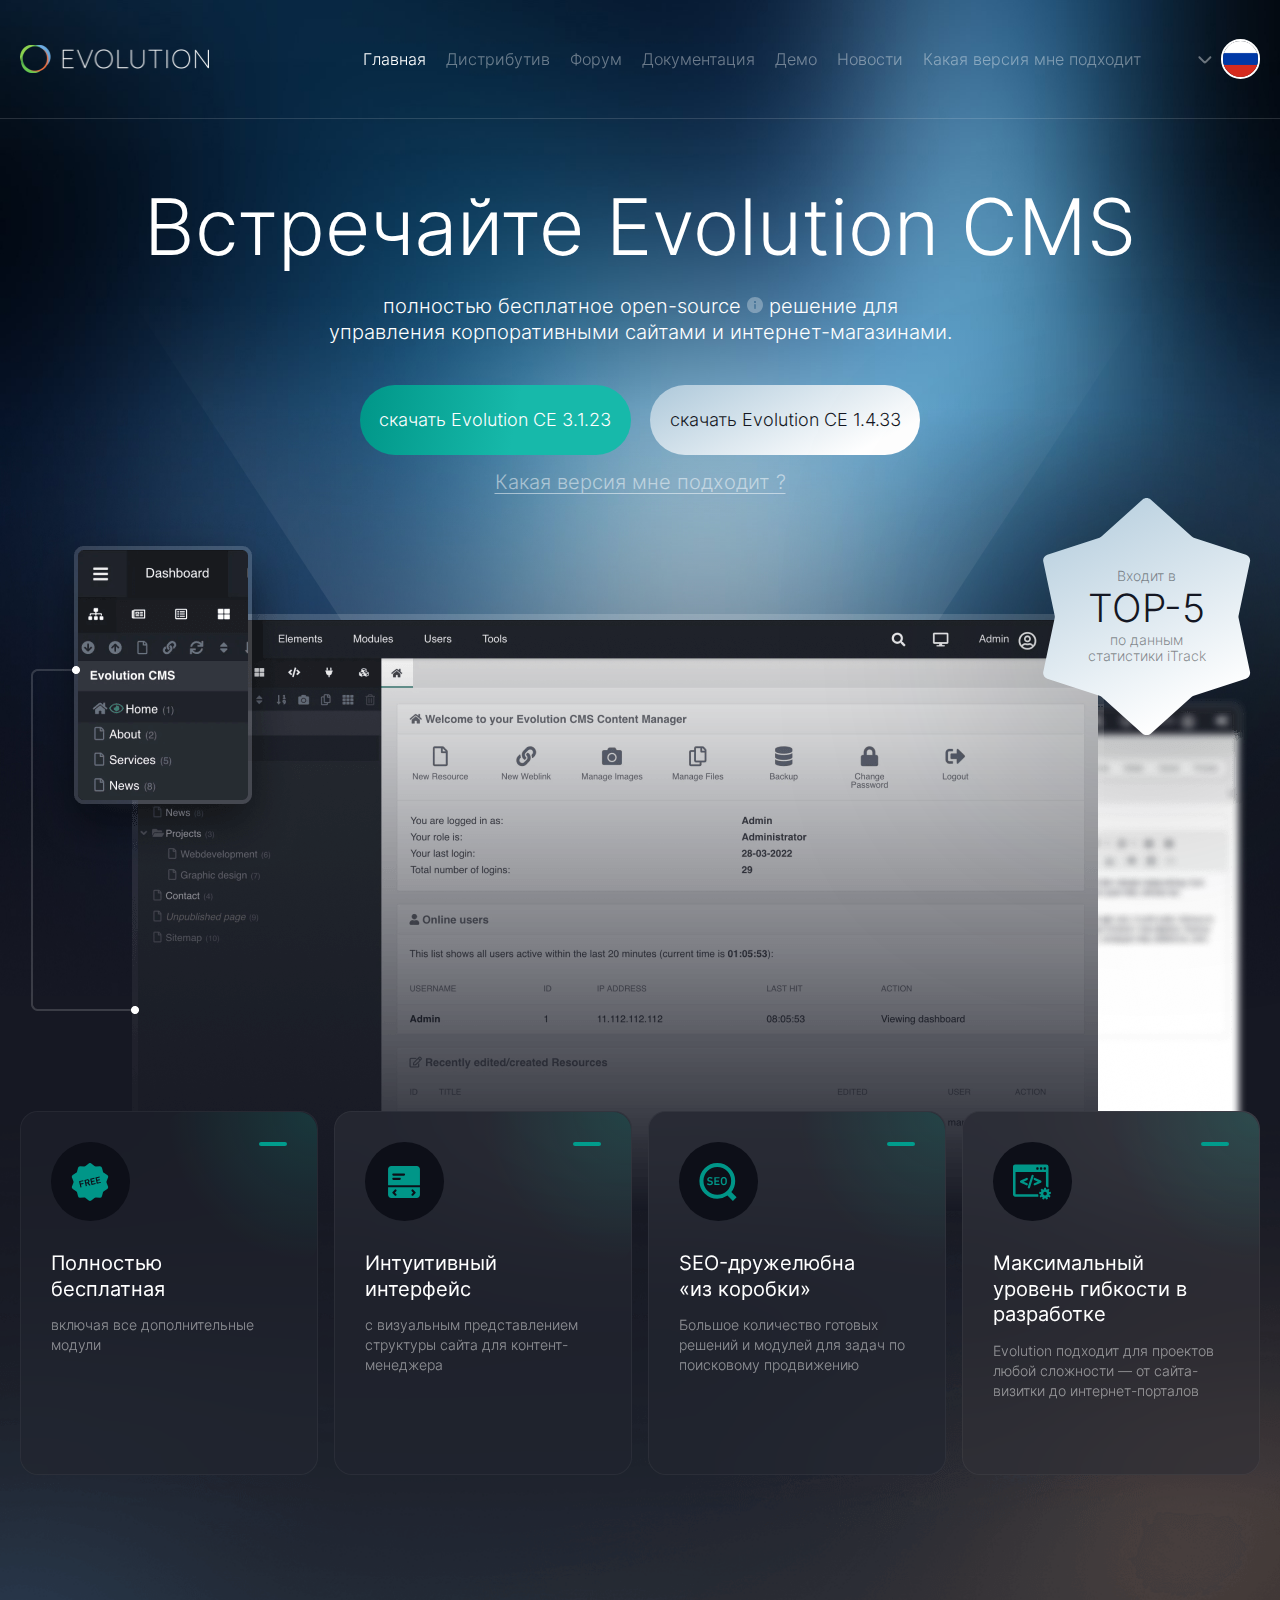
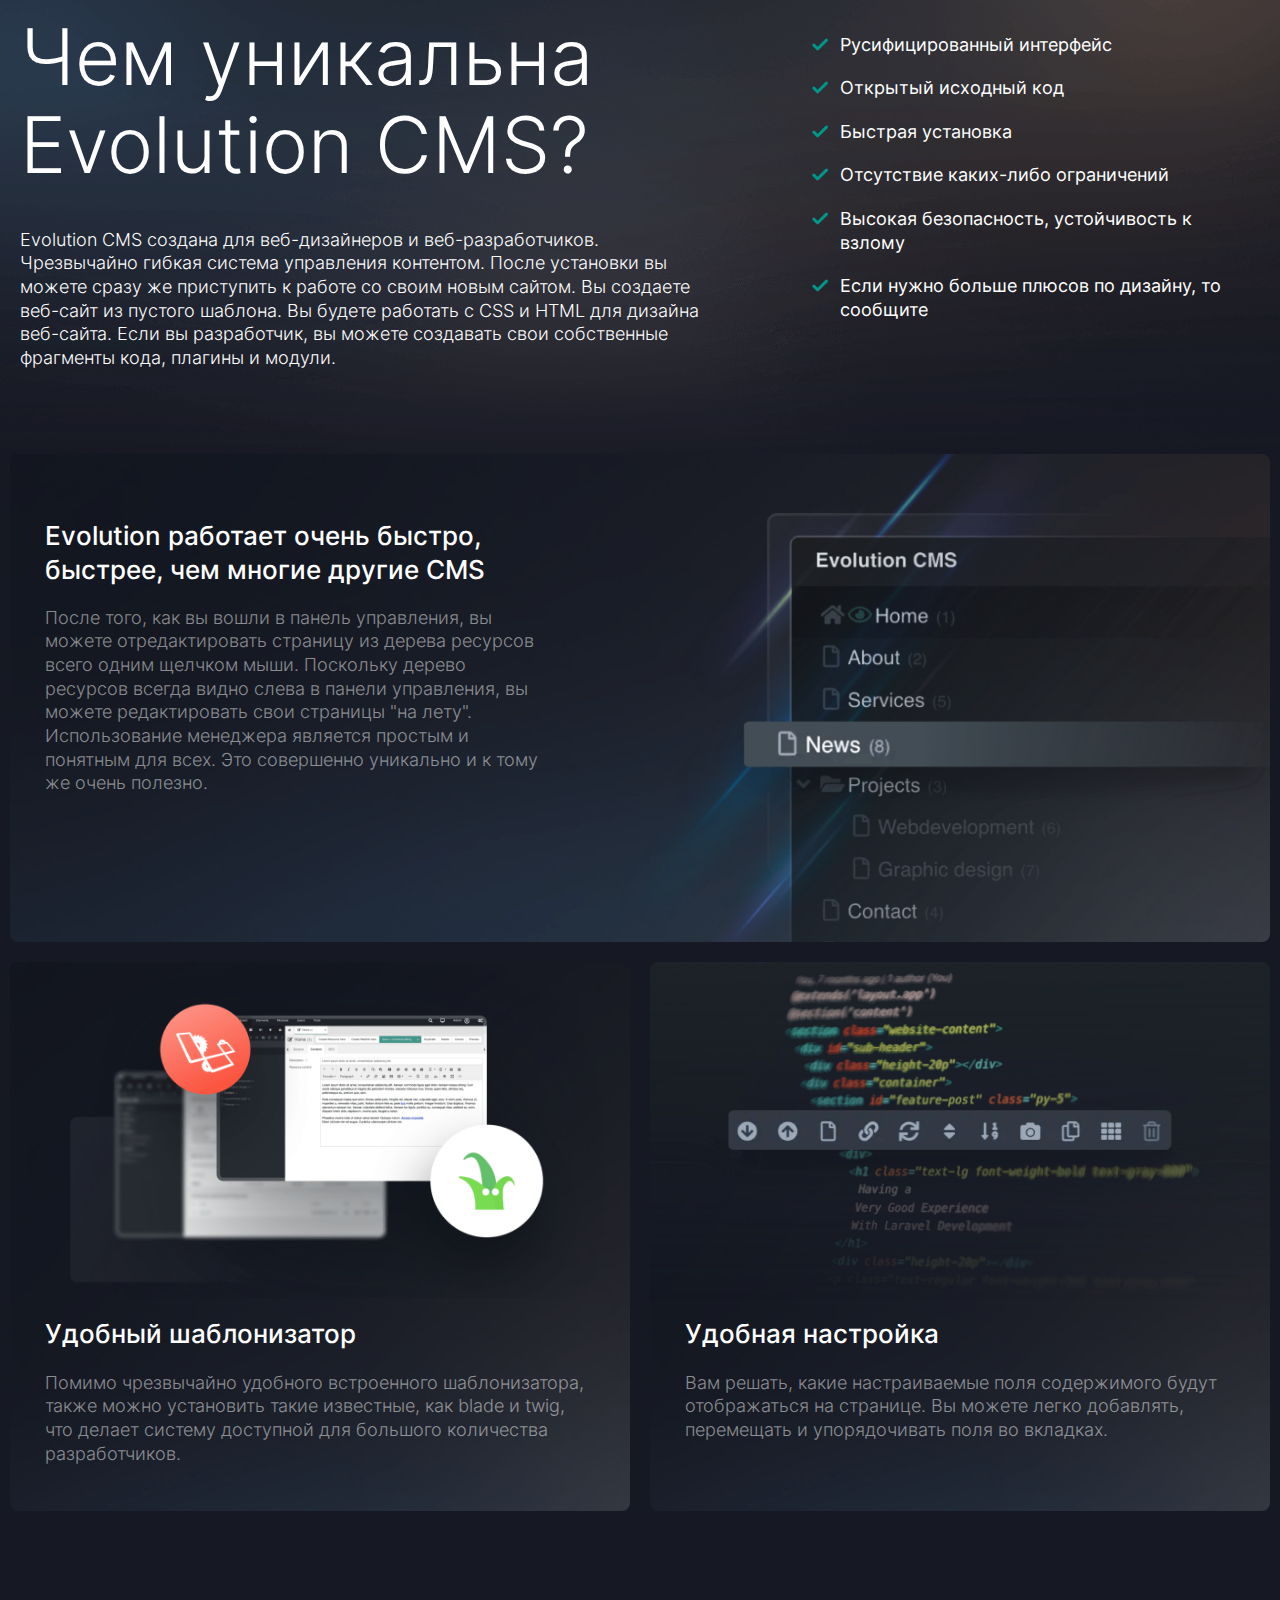
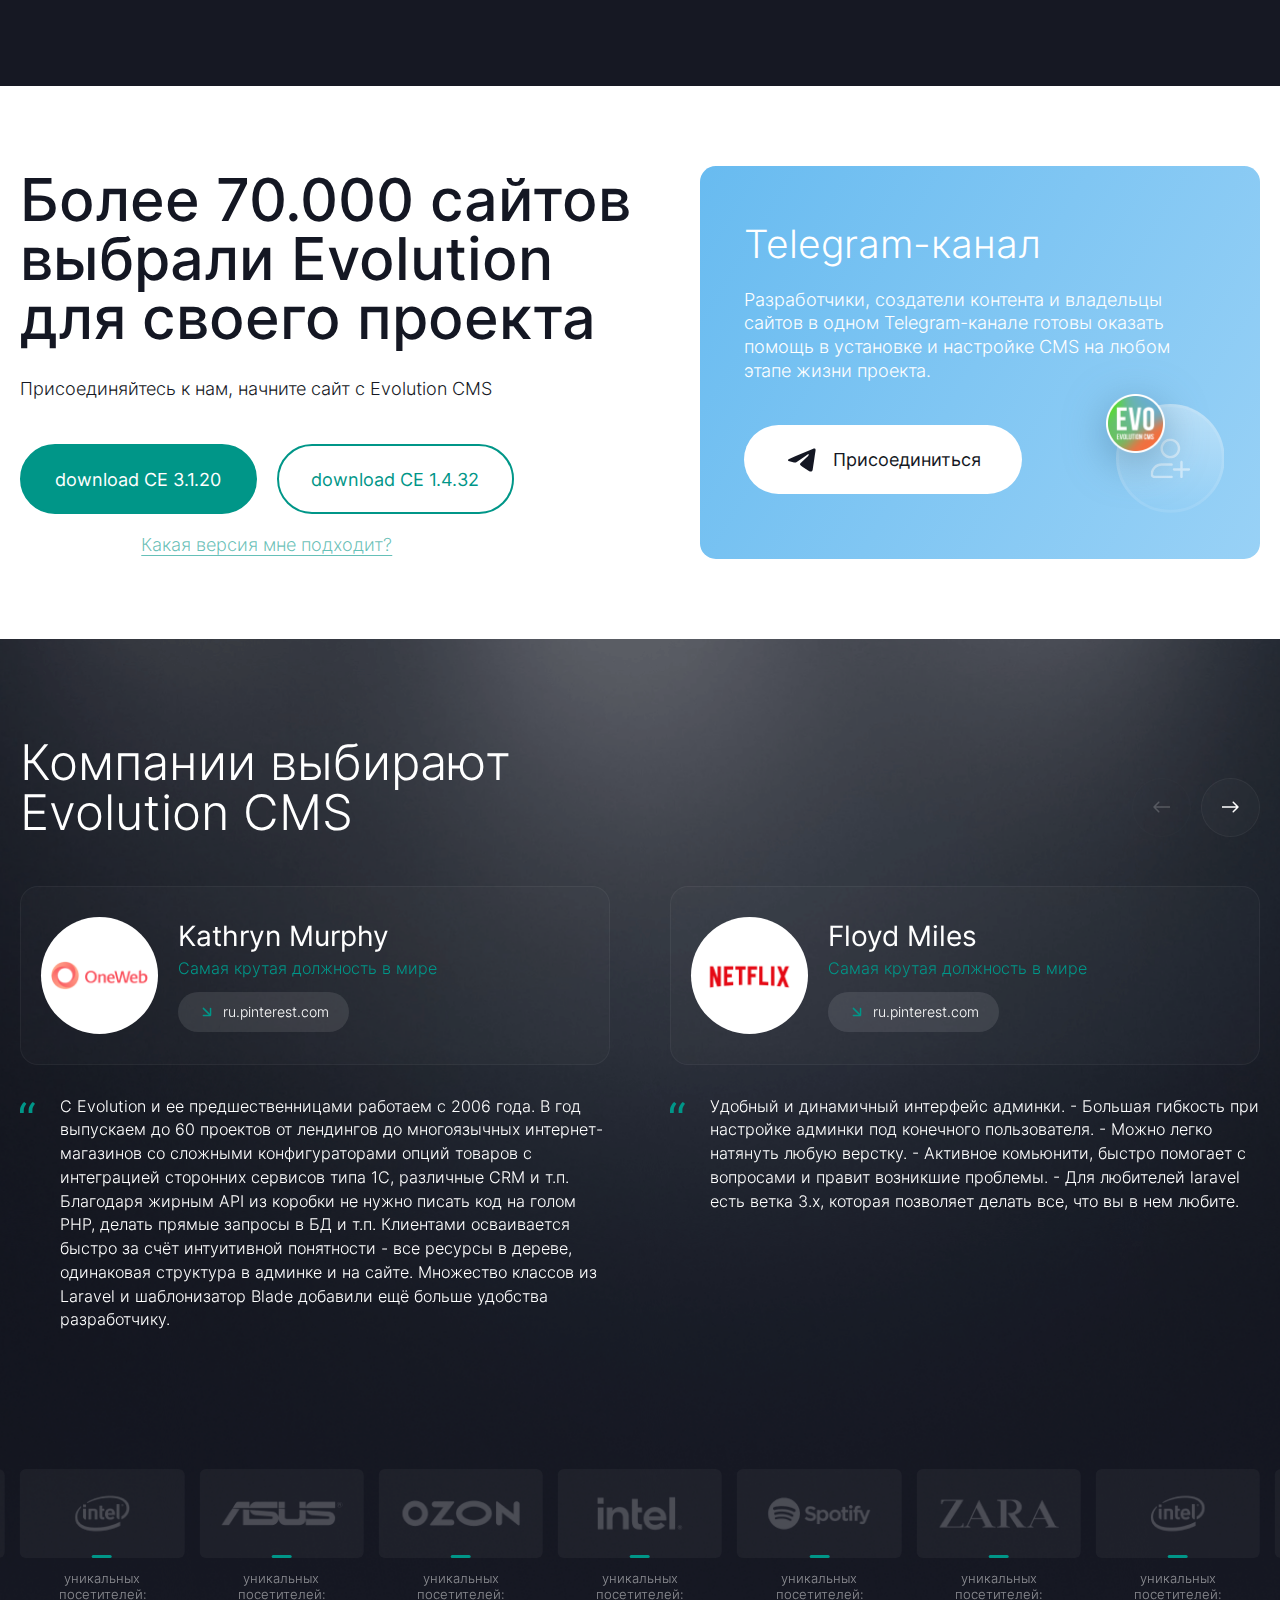
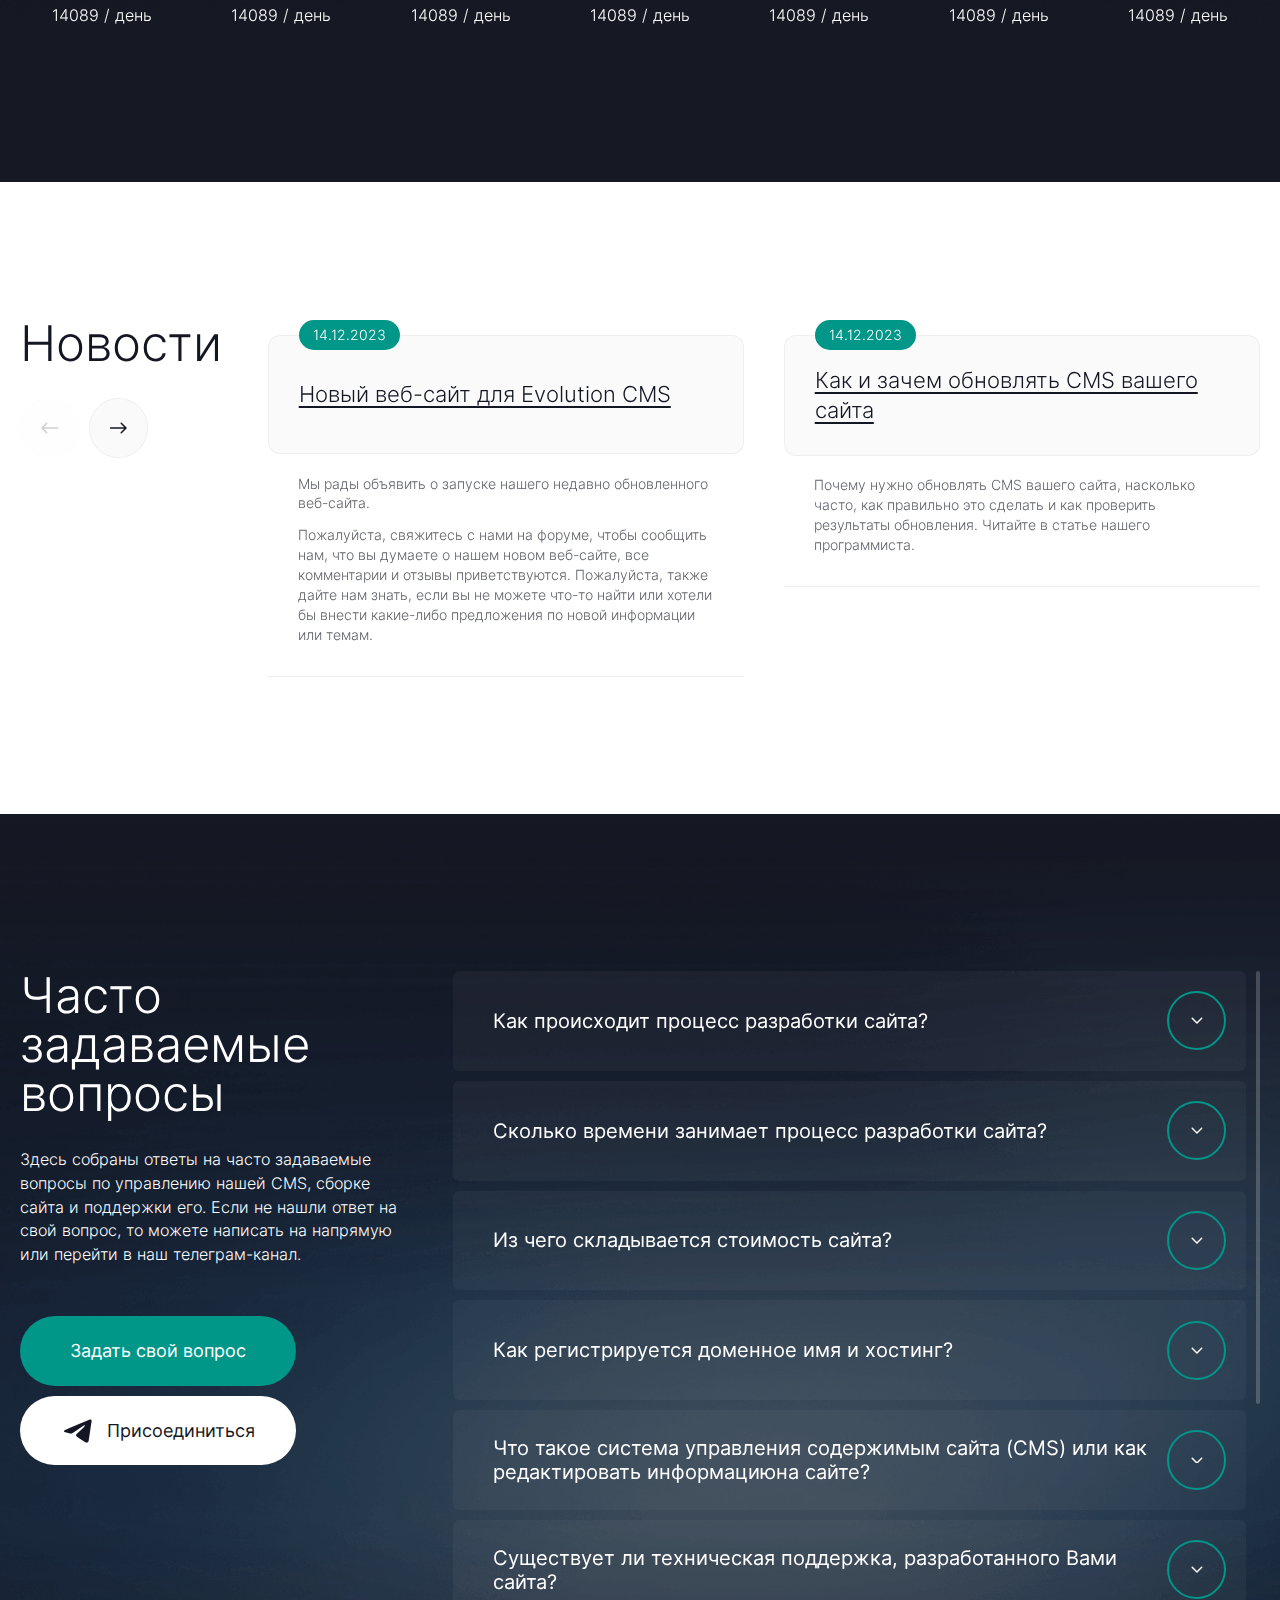
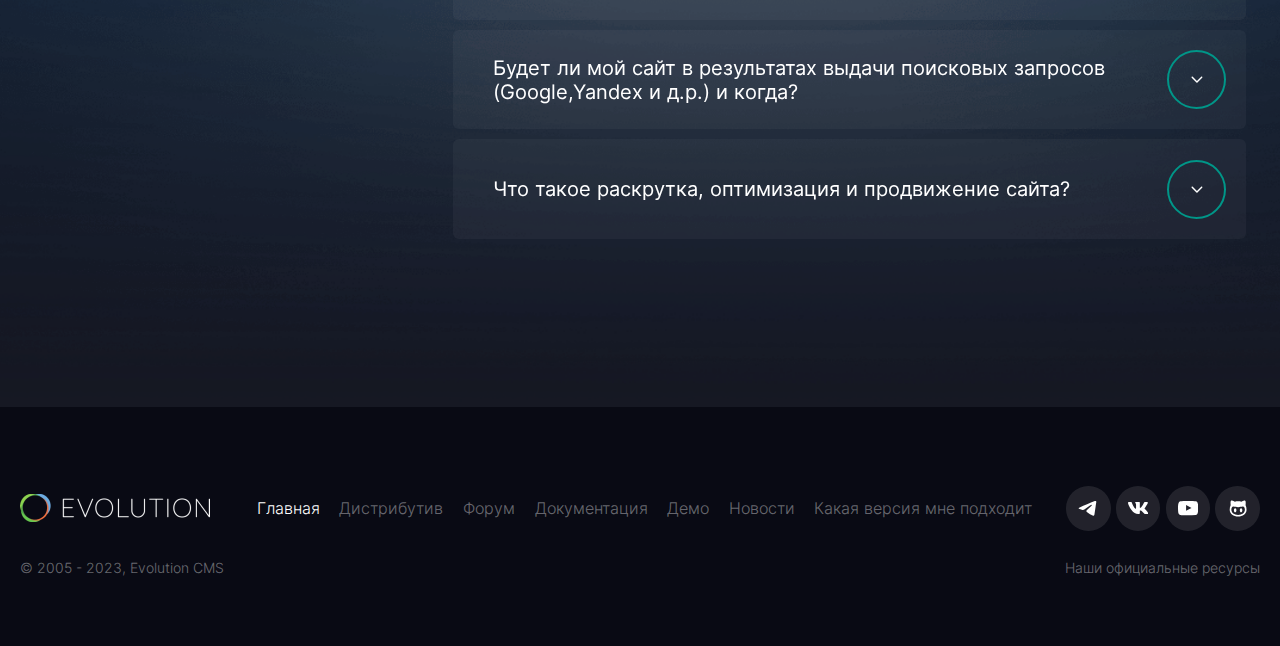
<file: main.html>
<!DOCTYPE html>
<html lang="ru">
	<head>
		<title>Главная</title>
		<meta charset="UTF-8" />
		<meta name="format-detection" content="telephone=no" />
		<meta name="viewport" content="width=device-width, initial-scale=1.0 user-scalable=0" />
		<script type="module" crossorigin src="/assets/app-b4daafdb.js"></script>
		<link rel="stylesheet" href="/assets/app-4ccf31ef.css">
	</head>
	<body>
		<div class="wrapper">
			<header class="header ">
				<div class="header__container">
					<div class="header__body">
						<a href="/" class="header__logo">
							<img src="img/logo.png" alt="Evolution CMS" />
						</a>
						<div class="header__content">
							<div class="header__menu menu">
								<nav class="menu__body">
									<ul class="menu__list">
										<li class="menu__item"><a href="/" class="menu__link menu__link--active">Главная</a></li>
										<li class="menu__item"><a href="#" class="menu__link">Дистрибутив</a></li>
										<li class="menu__item"><a href="#" class="menu__link">Форум</a></li>
										<li class="menu__item"><a href="#" class="menu__link">Документация</a></li>
										<li class="menu__item"><a href="#" class="menu__link">Демо</a></li>
										<li class="menu__item"><a href="#" class="menu__link">Новости</a></li>
										<li class="menu__item"><a href="#" class="menu__link">Какая версия мне подходит</a></li>
									</ul>
								</nav>
								<div class="header__block">
									<div class="header__socials">
										<a href="#" class="header__social">
											<svg
												width="26"
												height="26"
												viewBox="0 0 26 26"
												fill="none"
												xmlns="http://www.w3.org/2000/svg">
												<path
													d="M21.5688 3.95912C21.5688 3.95912 23.6733 3.13849 23.4979 5.13144C23.4395 5.95208 22.9133 8.82426 22.5041 11.9309L21.1011 21.1337C21.1011 21.1337 20.9842 22.4818 19.9319 22.7163C18.8796 22.9508 17.3012 21.8957 17.0089 21.6612C16.7751 21.4854 12.6245 18.8476 11.163 17.5581C10.7537 17.2064 10.2861 16.503 11.2214 15.6824L17.3597 9.82077C18.0612 9.11736 18.7627 7.47611 15.8397 9.46906L7.6554 15.0376C7.6554 15.0376 6.72005 15.6238 4.96629 15.0962L1.1664 13.9239C1.1664 13.9239 -0.236627 13.0447 2.16022 12.1654C8.00618 9.4104 15.1967 6.59682 21.5688 3.95912Z"
													fill="white" />
											</svg>
										</a>
										<a href="#" class="header__social">
											<svg
												width="26"
												height="26"
												viewBox="0 0 26 26"
												fill="none"
												xmlns="http://www.w3.org/2000/svg">
												<path
													d="M25.4108 6.26598C25.1183 7.18573 24.724 7.98632 24.23 8.71323L24.2506 8.68073C23.7652 9.48962 23.1857 10.4242 22.5118 11.4844C21.9341 12.3215 21.6282 12.7548 21.5942 12.7844C21.4447 12.9718 21.3407 13.2015 21.305 13.4539L21.3039 13.4615C21.3332 13.6911 21.4393 13.8916 21.5942 14.0411L22.0276 14.5242C24.3459 16.9068 25.6499 18.5492 25.9395 19.4512C25.9774 19.5509 25.9991 19.6657 25.9991 19.786C25.9991 19.9961 25.9319 20.1901 25.8182 20.3493L25.8203 20.3461C25.6297 20.5421 25.3632 20.6635 25.0685 20.6635C25.036 20.6635 25.0024 20.6624 24.971 20.6591H24.9753H22.1251C22.124 20.6591 22.1218 20.6591 22.1197 20.6591C21.7546 20.6591 21.4187 20.5313 21.1555 20.319L21.1587 20.3211C20.7752 20.0059 20.434 19.6646 20.1285 19.2941L20.1187 19.2811C19.6197 18.7171 19.177 18.2422 18.7906 17.8566C17.5036 16.6331 16.5539 16.0214 15.9414 16.0214C15.9187 16.0192 15.8927 16.0181 15.8656 16.0181C15.6868 16.0181 15.52 16.0734 15.3824 16.1676L15.3857 16.1655C15.273 16.3063 15.2047 16.4883 15.2047 16.6844C15.2047 16.7234 15.2069 16.7602 15.2123 16.7981V16.7938C15.1831 17.134 15.1657 17.5294 15.1657 17.9291C15.1657 18.0581 15.1679 18.1859 15.1712 18.3137V18.2953V19.5509C15.182 19.6018 15.1885 19.6603 15.1885 19.7199C15.1885 19.9821 15.0693 20.2161 14.883 20.371L14.8819 20.3721C14.4627 20.5638 13.973 20.6765 13.4562 20.6765C13.3457 20.6765 13.2374 20.6711 13.1302 20.6613L13.1442 20.6624C11.4391 20.6299 9.85742 20.1305 8.513 19.2887L8.55092 19.3104C6.914 18.3159 5.55767 17.0213 4.52417 15.4916L4.49492 15.4461C3.51342 14.144 2.598 12.6728 1.818 11.1215L1.74217 10.9546C1.28608 10.0858 0.813751 9.01765 0.406418 7.91915L0.341418 7.71873C0.175668 7.22473 0.055418 6.65057 0.00558463 6.05582L0.00341797 6.02873C0.00341797 5.48129 0.325529 5.20757 0.969751 5.20757H3.81892C3.84492 5.2054 3.87525 5.20431 3.90667 5.20431C4.17533 5.20431 4.42342 5.2964 4.6195 5.45132L4.61733 5.44915C4.834 5.6864 4.99433 5.97781 5.07342 6.30281L5.07667 6.31581C5.601 7.79673 6.15675 9.0404 6.79592 10.2321L6.72333 10.0836C7.2455 11.1345 7.82292 12.0391 8.48158 12.8743L8.45667 12.8407C9.03444 13.55 9.48511 13.9046 9.80867 13.9046C9.81842 13.9056 9.83033 13.9056 9.84333 13.9056C10.0037 13.9056 10.1434 13.819 10.2192 13.689L10.2203 13.6868C10.3005 13.481 10.3471 13.2416 10.3471 12.9924C10.3471 12.9393 10.3449 12.8862 10.3406 12.8342V12.8407V8.63848C10.3178 8.1434 10.1965 7.68081 9.99392 7.2659L10.0026 7.28648C9.86825 7.00048 9.70683 6.75348 9.51508 6.53357L9.51833 6.5379C9.34067 6.36023 9.21933 6.12731 9.18142 5.86731L9.18033 5.86081C9.18033 5.67665 9.26483 5.5109 9.397 5.40257L9.39808 5.40148C9.52917 5.28123 9.70467 5.20865 9.89642 5.20865H9.90508H14.3966C14.4204 5.2054 14.4475 5.20431 14.4757 5.20431C14.6869 5.20431 14.8765 5.29965 15.0022 5.44915L15.0032 5.45023C15.1148 5.6539 15.1809 5.89765 15.1809 6.15548C15.1809 6.19665 15.1787 6.23673 15.1755 6.27682V6.2714V11.8755C15.1733 11.9015 15.1722 11.9318 15.1722 11.9621C15.1722 12.1615 15.2275 12.3489 15.3228 12.5081L15.3207 12.5038C15.3997 12.6208 15.5319 12.6966 15.6814 12.6966C15.8721 12.6836 16.0465 12.6208 16.1927 12.5211L16.1895 12.5233C16.4842 12.3207 16.7377 12.09 16.9576 11.8289L16.9619 11.8235C17.6195 11.0803 18.2262 10.2591 18.7548 9.38598L18.7971 9.31015C19.1697 8.69265 19.5727 7.93215 19.9378 7.15106L20.005 6.99182L20.4882 6.02548C20.6561 5.54231 21.1067 5.20215 21.6365 5.20215C21.6571 5.20215 21.6777 5.20215 21.6982 5.20323H21.695H24.5452C25.3151 5.20323 25.604 5.55748 25.4119 6.26598H25.4108Z"
													fill="white" />
											</svg>
										</a>
										<a href="#" class="header__social">
											<svg
												width="26"
												height="26"
												viewBox="0 0 26 26"
												fill="none"
												xmlns="http://www.w3.org/2000/svg">
												<g clip-path="url(#clip0_6_2568)">
													<path
														fill-rule="evenodd"
														clip-rule="evenodd"
														d="M10.385 16.3619V9.06649C12.9748 10.2852 14.9807 11.4624 17.353 12.7316C15.3963 13.8168 12.9748 15.0343 10.385 16.3619ZM24.8183 5.43817C24.3716 4.84958 23.6101 4.39142 22.7995 4.23973C20.4168 3.78727 5.55228 3.78598 3.1709 4.23973C2.52084 4.3616 1.94199 4.65615 1.44473 5.11381C-0.650471 7.05848 0.00606603 17.4871 0.511091 19.1764C0.723459 19.9076 0.997997 20.4349 1.34374 20.7811C1.7892 21.2387 2.39911 21.5538 3.09967 21.6952C5.06149 22.1009 15.1684 22.3278 22.7581 21.7561C23.4573 21.6342 24.0763 21.309 24.5645 20.8319C26.5017 18.895 26.3696 7.88068 24.8183 5.43817Z"
														fill="white" />
												</g>
												<defs>
													<clipPath id="clip0_6_2568">
														<rect width="26" height="26" fill="white" />
													</clipPath>
												</defs>
											</svg>
										</a>
										<a href="#" class="header__social">
											<svg
												width="26"
												height="26"
												viewBox="0 0 26 26"
												fill="none"
												xmlns="http://www.w3.org/2000/svg">
												<path
													fill-rule="evenodd"
													clip-rule="evenodd"
													d="M22.749 6.455C22.7593 7.11208 22.6776 7.93703 22.6044 8.53742C22.576 8.7716 22.5372 8.96649 22.4956 9.12657C23.4244 10.8442 23.8332 12.9105 23.8332 15.1667C23.8332 17.8408 22.5469 20.0427 20.5439 21.5444C18.5594 23.0322 15.8821 23.8333 12.9998 23.8333C10.1175 23.8333 7.44027 23.0322 5.45572 21.5444C3.45271 20.0427 2.1665 17.8408 2.1665 15.1667C2.1665 12.9105 2.57527 10.8442 3.50412 9.12656C3.46251 8.96649 3.42377 8.77159 3.39524 8.53742C3.32213 7.93703 3.24044 7.11208 3.25071 6.455C3.26228 5.71465 3.35906 4.97434 3.46637 4.23994C3.516 3.9003 3.5948 3.58092 3.96357 3.3791C4.34027 3.17293 4.73697 3.24979 5.12831 3.36061C6.44835 3.73439 7.68594 4.25867 8.84853 4.88894C10.0743 4.52061 11.4597 4.33333 12.9998 4.33333C14.54 4.33333 15.9254 4.52061 17.1512 4.88894C18.3137 4.25867 19.5513 3.73439 20.8713 3.36061C21.2627 3.24979 21.6595 3.17293 22.0361 3.3791C22.4049 3.58092 22.4837 3.9003 22.5333 4.23994C22.6406 4.97434 22.7374 5.71465 22.749 6.455ZM21.6665 15.1667C21.6665 13.3389 21.2464 10.8333 18.9582 10.8333C17.9266 10.8333 16.9512 11.1044 15.9762 11.3754C15.0021 11.646 14.0285 11.9167 12.9998 11.9167C11.9712 11.9167 10.9976 11.646 10.0235 11.3754C9.0485 11.1044 8.07301 10.8333 7.0415 10.8333C4.75978 10.8333 4.33317 13.3463 4.33317 15.1667C4.33317 17.0772 5.22957 18.6669 6.75537 19.8108C8.29963 20.9686 10.4974 21.6667 12.9998 21.6667C15.5022 21.6667 17.7 20.9685 19.2443 19.8108C20.7701 18.6669 21.6665 17.0772 21.6665 15.1667ZM10.8332 15.7083C10.8332 17.2041 10.1056 18.4167 9.20817 18.4167C8.3107 18.4167 7.58317 17.2041 7.58317 15.7083C7.58317 14.2126 8.3107 13 9.20817 13C10.1056 13 10.8332 14.2126 10.8332 15.7083ZM16.7915 18.4167C17.6889 18.4167 18.4165 17.2041 18.4165 15.7083C18.4165 14.2126 17.6889 13 16.7915 13C15.8941 13 15.1665 14.2126 15.1665 15.7083C15.1665 17.2041 15.8941 18.4167 16.7915 18.4167Z"
													fill="white" />
											</svg>
										</a>
									</div>
									<div class="header__label">Наши официальные ресурсы</div>
								</div>
							</div>
							<div class="header__lang lang">
								<button aria-label="Выбор языка" type="button" class="lang__button">
									<svg width="24" height="24" viewBox="0 0 24 24" fill="none" xmlns="http://www.w3.org/2000/svg">
										<path
											d="M5.70769 9.71021C5.31716 10.1007 5.31716 10.7338 5.70769 11.1244L10.5999 16.0118C11.3811 16.7922 12.6469 16.7919 13.4276 16.0111L18.318 11.1208C18.7085 10.7302 18.7085 10.0971 18.318 9.70651C17.9275 9.31601 17.2943 9.31601 16.9038 9.70651L12.7181 13.8922C12.3276 14.2827 11.6945 14.2827 11.3039 13.8922L7.1219 9.71021C6.73138 9.31961 6.09821 9.31961 5.70769 9.71021Z"
											fill="white"
											fill-opacity="0.4" />
									</svg>
									<div class="lang__icon">
										<img src="img/flags/ru.png" alt="" />
									</div>
								</button>
								<ul class="lang__list">
									<li class="lang__item">
										<a class="lang__link" href="#">
											<div class="lang__flag">
												<img src="img/flags/uk.png" alt="English" />
											</div>
											<span>English</span>
										</a>
									</li>
									<li class="lang__item">
										<a class="lang__link lang__link--selected" href="#">
											<div class="lang__flag">
												<img src="img/flags/ru.png" alt="Русский" />
											</div>
											<span>Русский</span>
										</a>
									</li>
									<li class="lang__item">
										<a class="lang__link" href="#">
											<div class="lang__flag">
												<img src="img/flags/de.png" alt="Deutsch" />
											</div>
											<span>Deutsch</span>
										</a>
									</li>
									<li class="lang__item">
										<a class="lang__link" href="#">
											<div class="lang__flag">
												<img src="img/flags/nl.png" alt="Nederlands" />
											</div>
											<span>Nederlands</span>
										</a>
									</li>
								</ul>
							</div>
							<button aria-label="Меню" type="button" class="header__button">
								<div class="icon-menu"><span></span></div>
							</button>
						</div>
					</div>
				</div>
			</header>
			<main class="page">
				<div class="section-wrapper">
					<section class="hero">
						<img
							src="img/hero-bg.jpg"
							alt="Фоновое изображение"
							class="hero__background hero__background--pc" />
						<img
							src="img/hero-bg-mob.jpg"
							alt="Фоновое изображение"
							class="hero__background hero__background--mob" />
						<svg
							class="hero__decor"
							width="1020"
							height="780"
							viewBox="0 0 1020 780"
							fill="none"
							xmlns="http://www.w3.org/2000/svg">
							<path d="M510 780L0 0L1020 7.87387e-05L510 780Z" fill="url(#paint0_linear_6_2701)" />
							<defs>
								<linearGradient
									id="paint0_linear_6_2701"
									x1="510"
									y1="780"
									x2="510"
									y2="0.426931"
									gradientUnits="userSpaceOnUse">
									<stop stop-color="white" stop-opacity="0.2" />
									<stop offset="1" stop-color="white" stop-opacity="0" />
								</linearGradient>
							</defs>
						</svg>
						<div class="hero__container">
							<div class="hero__content">
								<h1 class="hero__title">Встречайте Evolution CMS</h1>
								<p class="hero__description">
									полностью бесплатное open-source
									<span class="hero__icon"
										><svg
											width="16"
											height="16"
											viewBox="0 0 16 16"
											fill="none"
											xmlns="http://www.w3.org/2000/svg">
											<g clip-path="url(#clip0_1_136)">
												<path
													fill-rule="evenodd"
													clip-rule="evenodd"
													d="M8 16C10.1217 16 12.1566 15.1571 13.6569 13.6569C15.1571 12.1566 16 10.1217 16 8C16 5.87827 15.1571 3.84344 13.6569 2.34315C12.1566 0.842855 10.1217 0 8 0C5.87827 0 3.84344 0.842855 2.34315 2.34315C0.842855 3.84344 0 5.87827 0 8C0 10.1217 0.842855 12.1566 2.34315 13.6569C3.84344 15.1571 5.87827 16 8 16ZM8 7C8.19891 7 8.38968 7.07902 8.53033 7.21967C8.67098 7.36032 8.75 7.55109 8.75 7.75V11.25C8.75 11.4489 8.67098 11.6397 8.53033 11.7803C8.38968 11.921 8.19891 12 8 12C7.80109 12 7.61032 11.921 7.46967 11.7803C7.32902 11.6397 7.25 11.4489 7.25 11.25V7.75C7.25 7.55109 7.32902 7.36032 7.46967 7.21967C7.61032 7.07902 7.80109 7 8 7ZM8 4C7.73478 4 7.48043 4.10536 7.29289 4.29289C7.10536 4.48043 7 4.73478 7 5C7 5.26522 7.10536 5.51957 7.29289 5.70711C7.48043 5.89464 7.73478 6 8 6H8.007C8.27222 6 8.52657 5.89464 8.71411 5.70711C8.90164 5.51957 9.007 5.26522 9.007 5C9.007 4.73478 8.90164 4.48043 8.71411 4.29289C8.52657 4.10536 8.27222 4 8.007 4H8Z"
													fill="white"
													fill-opacity="0.3" />
											</g>
											<defs>
												<clipPath id="clip0_1_136">
													<rect width="16" height="16" fill="white" />
												</clipPath>
											</defs>
										</svg>
										<span class="hero__tip"
											>полностью бесплатное open-source решение для управления корпоративными
											сайтами и интернет магазинами.</span
										> </span
									><span class="hero__line"
										>решение для управления корпоративными сайтами и интернет-магазинами.</span
									>
								</p>
								<div class="hero__downloads">
									<a href="#" download class="hero__download hero__download--main"
										><span>скачать Evolution CE 3.1.23</span></a
									>
									<a href="#" download class="hero__download hero__download--extra"
										><span>скачать Evolution CE 1.4.33</span></a
									>
								</div>
								<a href="#" class="hero__link">Какая версия мне подходит ?</a>
							</div>
							<div class="hero__footer">
								<img class="hero__image" src="img/hero.png" alt="Evolution CMS" />
								<div class="hero__star star">
									<svg
										class="star__background"
										xmlns="http://www.w3.org/2000/svg"
										width="206"
										height="236"
										viewBox="0 0 206 236"
										fill="none">
										<path
											d="M98.9874 1.60947C101.269 -0.442779 104.731 -0.442782 107.013 1.60947L147.654 38.1676C148.278 38.7286 149.012 39.1526 149.81 39.4122L201.791 56.3297C204.709 57.2794 206.44 60.2778 205.803 63.2798L194.464 116.755C194.29 117.576 194.29 118.424 194.464 119.245L205.803 172.72C206.44 175.722 204.709 178.721 201.791 179.67L149.81 196.588C149.012 196.847 148.278 197.271 147.654 197.832L107.013 234.391C104.731 236.443 101.269 236.443 98.9874 234.391L58.3459 197.832C57.7222 197.271 56.9879 196.847 56.1902 196.588L4.20916 179.67C1.29112 178.721 -0.440035 175.722 0.196529 172.72L11.5361 119.245C11.7101 118.424 11.7101 117.576 11.5361 116.755L0.196531 63.2798C-0.440033 60.2778 1.29111 57.2794 4.20916 56.3297L56.1902 39.4122C56.9879 39.1526 57.7222 38.7286 58.3459 38.1676L98.9874 1.60947Z"
											fill="url(#paint0_linear_6_2729)" />
										<defs>
											<linearGradient
												id="paint0_linear_6_2729"
												x1="-17"
												y1="2.5"
												x2="103"
												y2="238"
												gradientUnits="userSpaceOnUse">
												<stop offset="0.0165236" stop-color="#B0CADB" />
												<stop offset="1" stop-color="white" />
											</linearGradient>
										</defs>
									</svg>
									<p class="star__text">
										Входит в <span class="star__big">TOP-5</span> <span>по данным</span> статистики
										iTrack
									</p>
								</div>
							</div>
						</div>
					</section>
					<section class="advantages">
						<div class="advantages__container">
							<img src="img/advantages/bg.png" alt="Фоновое изображение" class="advantages__background" />
							<div class="advantages__body">
								<div class="advantages__card advantages-card">
									<svg
										class="advantages-card__decor"
										width="150"
										height="150"
										viewBox="0 0 150 150"
										fill="none"
										xmlns="http://www.w3.org/2000/svg">
										<path
											d="M18 -1.52588e-05C8.05888 -1.52588e-05 -0.111377 8.08734 1.07871 17.957C2.71019 31.4871 6.1814 44.7601 11.4181 57.4025C18.9563 75.6013 30.0052 92.1372 43.934 106.066C57.8628 119.995 74.3987 131.044 92.5975 138.582C105.24 143.819 118.513 147.29 132.043 148.921C141.913 150.111 150 141.941 150 132L150 18C150 8.05888 141.941 0 132 0L18 -1.52588e-05Z"
											fill="url(#paint0_radial_1_198)" />
										<defs>
											<radialGradient
												id="paint0_radial_1_198"
												cx="0"
												cy="0"
												r="1"
												gradientUnits="userSpaceOnUse"
												gradientTransform="translate(150) rotate(90) scale(150)">
												<stop stop-color="#07DAB7" stop-opacity="0.14" />
												<stop offset="1" stop-color="#07DAB7" stop-opacity="0" />
											</radialGradient>
										</defs>
									</svg>
									<div class="advantages-card__icon">
										<img src="img/advantages/1.svg" alt="Иконка" />
									</div>
									<h3 class="advantages-card__title">Полностью <br />бесплатная</h3>
									<p class="advantages-card__description">включая все дополнительные модули</p>
								</div>
								<div class="advantages__card advantages-card">
									<svg
										class="advantages-card__decor"
										width="150"
										height="150"
										viewBox="0 0 150 150"
										fill="none"
										xmlns="http://www.w3.org/2000/svg">
										<path
											d="M18 -1.52588e-05C8.05888 -1.52588e-05 -0.111377 8.08734 1.07871 17.957C2.71019 31.4871 6.1814 44.7601 11.4181 57.4025C18.9563 75.6013 30.0052 92.1372 43.934 106.066C57.8628 119.995 74.3987 131.044 92.5975 138.582C105.24 143.819 118.513 147.29 132.043 148.921C141.913 150.111 150 141.941 150 132L150 18C150 8.05888 141.941 0 132 0L18 -1.52588e-05Z"
											fill="url(#paint0_radial_1_198)" />
										<defs>
											<radialGradient
												id="paint0_radial_1_198"
												cx="0"
												cy="0"
												r="1"
												gradientUnits="userSpaceOnUse"
												gradientTransform="translate(150) rotate(90) scale(150)">
												<stop stop-color="#07DAB7" stop-opacity="0.14" />
												<stop offset="1" stop-color="#07DAB7" stop-opacity="0" />
											</radialGradient>
										</defs>
									</svg>
									<div class="advantages-card__icon">
										<img src="img/advantages/2.svg" alt="Иконка" />
									</div>
									<h3 class="advantages-card__title">Интуитивный <br />интерфейс</h3>
									<p class="advantages-card__description">
										с визуальным представлением структуры сайта для контент-менеджера
									</p>
								</div>
								<div class="advantages__card advantages-card">
									<svg
										class="advantages-card__decor"
										width="150"
										height="150"
										viewBox="0 0 150 150"
										fill="none"
										xmlns="http://www.w3.org/2000/svg">
										<path
											d="M18 -1.52588e-05C8.05888 -1.52588e-05 -0.111377 8.08734 1.07871 17.957C2.71019 31.4871 6.1814 44.7601 11.4181 57.4025C18.9563 75.6013 30.0052 92.1372 43.934 106.066C57.8628 119.995 74.3987 131.044 92.5975 138.582C105.24 143.819 118.513 147.29 132.043 148.921C141.913 150.111 150 141.941 150 132L150 18C150 8.05888 141.941 0 132 0L18 -1.52588e-05Z"
											fill="url(#paint0_radial_1_198)" />
										<defs>
											<radialGradient
												id="paint0_radial_1_198"
												cx="0"
												cy="0"
												r="1"
												gradientUnits="userSpaceOnUse"
												gradientTransform="translate(150) rotate(90) scale(150)">
												<stop stop-color="#07DAB7" stop-opacity="0.14" />
												<stop offset="1" stop-color="#07DAB7" stop-opacity="0" />
											</radialGradient>
										</defs>
									</svg>
									<div class="advantages-card__icon">
										<img src="img/advantages/3.svg" alt="Иконка" />
									</div>
									<h3 class="advantages-card__title">SEO-дружелюбна <br />«из коробки»</h3>
									<p class="advantages-card__description">
										Большое количество готовых решений и модулей для задач по поисковому продвижению
									</p>
								</div>
								<div class="advantages__card advantages-card">
									<svg
										class="advantages-card__decor"
										width="150"
										height="150"
										viewBox="0 0 150 150"
										fill="none"
										xmlns="http://www.w3.org/2000/svg">
										<path
											d="M18 -1.52588e-05C8.05888 -1.52588e-05 -0.111377 8.08734 1.07871 17.957C2.71019 31.4871 6.1814 44.7601 11.4181 57.4025C18.9563 75.6013 30.0052 92.1372 43.934 106.066C57.8628 119.995 74.3987 131.044 92.5975 138.582C105.24 143.819 118.513 147.29 132.043 148.921C141.913 150.111 150 141.941 150 132L150 18C150 8.05888 141.941 0 132 0L18 -1.52588e-05Z"
											fill="url(#paint0_radial_1_198)" />
										<defs>
											<radialGradient
												id="paint0_radial_1_198"
												cx="0"
												cy="0"
												r="1"
												gradientUnits="userSpaceOnUse"
												gradientTransform="translate(150) rotate(90) scale(150)">
												<stop stop-color="#07DAB7" stop-opacity="0.14" />
												<stop offset="1" stop-color="#07DAB7" stop-opacity="0" />
											</radialGradient>
										</defs>
									</svg>
									<div class="advantages-card__icon">
										<img src="img/advantages/4.svg" alt="Иконка" />
									</div>
									<h3 class="advantages-card__title">Максимальный уровень гибкости в разработке</h3>
									<p class="advantages-card__description">
										Evolution подходит для проектов любой сложности — от сайта-визитки до
										интернет-порталов
									</p>
								</div>
							</div>
						</div>
					</section>
					<section class="unique">
						<div class="unique__container">
							<div class="unique__body">
								<div class="unique__info">
									<h2 class="unique__title">Чем уникальна Evolution CMS?</h2>
									<div class="unique__text">
										<p>
											Evolution CMS создана для веб-дизайнеров и веб-разработчиков. Чрезвычайно
											гибкая система управления контентом. После установки вы можете сразу же
											приступить к работе со своим новым сайтом. Вы создаете веб-сайт из пустого
											шаблона. Вы будете работать с CSS и HTML для дизайна веб-сайта. Если вы
											разработчик, вы можете создавать свои собственные фрагменты кода, плагины и
											модули.
										</p>
									</div>
								</div>
								<ul class="unique__list">
									<li class="unique__item">Русифицированный интерфейс</li>
									<li class="unique__item">Открытый исходный код</li>
									<li class="unique__item">Быстрая установка</li>
									<li class="unique__item">Отсутствие каких-либо ограничений</li>
									<li class="unique__item">Высокая безопасность, устойчивость к взлому</li>
									<li class="unique__item">Если нужно больше плюсов по дизайну, то сообщите</li>
								</ul>
							</div>
						</div>
					</section>
					<section class="about">
						<div class="about__container">
							<div class="about__body">
								<div class="about__card about-top">
									<img
										src="img/about/bg-1.png"
										alt="Фоновое изображение"
										class="about-top__background" />
									<img src="img/about/decor.png" alt="Фоновое изображение" class="about-top__decor" />
									<div class="about-top__content">
										<h3 class="about-top__title">
											Evolution работает очень быстро, быстрее, чем многие другие CMS
										</h3>
										<p class="about-top__text">
											После того, как вы вошли в панель управления, вы можете отредактировать
											страницу из дерева ресурсов всего одним щелчком мыши. Поскольку дерево
											ресурсов всегда видно слева в панели управления, вы можете редактировать
											свои страницы "на лету". Использование менеджера является простым и понятным
											для всех. Это совершенно уникально и к тому же очень полезно.
										</p>
									</div>
									<img src="img/about/1.png" alt="" class="about-top__image" />
								</div>
								<div class="about__card about-card">
									<img
										src="img/about/bg-2.png"
										alt="Фоновое изображение"
										class="about-card__background" />
									<div class="about-card__image">
										<img src="img/about/2.png" alt="" />
									</div>
									<div class="about-card__content">
										<h3 class="about-card__title">Удобный шаблонизатор</h3>
										<p class="about-card__text">
											Помимо чрезвычайно удобного встроенного шаблонизатора, также можно
											установить такие известные, как blade и twig, что делает систему доступной
											для большого количества разработчиков.
										</p>
									</div>
								</div>
								<div class="about__card about-card">
									<img
										src="img/about/bg-2.png"
										alt="Фоновое изображение"
										class="about-card__background" />
									<div class="about-card__image">
										<img src="img/about/3.png" alt="" />
									</div>
									<div class="about-card__content">
										<h3 class="about-card__title">Удобная настройка</h3>
										<p class="about-card__text">
											Вам решать, какие настраиваемые поля содержимого будут отображаться на
											странице. Вы можете легко добавлять, перемещать и упорядочивать поля во
											вкладках.
										</p>
									</div>
								</div>
							</div>
						</div>
					</section>
				</div>

				<section class="actions">
					<div class="actions__container">
						<div class="actions__body">
							<div class="actions__content">
								<h2 class="actions__title">Более 70.000 сайтов выбрали Evolution для своего проекта</h2>
								<p class="actions__description">Присоединяйтесь к нам, начните сайт с Evolution CMS</p>
								<div class="actions__footer">
									<div class="actions__downloads">
										<a href="#" download class="actions__download actions__download--main"
											><span>download CE 3.1.20</span></a
										>
										<a href="#" download class="actions__download actions__download--extra"
											><span>download CE 1.4.32</span></a
										>
									</div>
									<a href="#" class="actions__link">Какая версия мне подходит?</a>
								</div>
							</div>
							<div class="actions__join actions-join">
								<div class="actions-join__content">
									<h3 class="actions-join__title">Telegram-канал</h3>
									<p class="actions-join__description">
										Разработчики, создатели контента и владельцы сайтов в одном Telegram-канале
										готовы оказать помощь в установке и настройке CMS на любом этапе жизни проекта.
									</p>
								</div>
								<div class="actions-join__footer">
									<a href="#" class="actions-join__link"
										><svg
											width="32"
											height="32"
											viewBox="0 0 32 32"
											fill="none"
											xmlns="http://www.w3.org/2000/svg">
											<path
												d="M27.6129 4.87267C27.6129 4.87267 30.2031 3.86267 29.9872 6.31553C29.9153 7.32554 29.2677 10.8605 28.7641 14.6841L27.0373 26.0106C27.0373 26.0106 26.8934 27.6699 25.5983 27.9585C24.3031 28.247 22.3605 26.9485 22.0007 26.6599C21.7129 26.4435 16.6045 23.197 14.8057 21.6099C14.3021 21.177 13.7265 20.3113 14.8777 19.3013L22.4325 12.087C23.2959 11.2213 24.1593 9.20127 20.5617 11.6541L10.4887 18.5077C10.4887 18.5077 9.33753 19.2291 7.17907 18.5799L2.50228 17.137C2.50228 17.137 0.775474 16.0549 3.72543 14.9727C10.9205 11.5819 19.7703 8.11907 27.6129 4.87267Z"
												fill="#141723" />
										</svg>
										<span>Присоединиться</span>
									</a>
									<div class="actions-join__image">
										<svg
											class="actions-join__icon"
											width="110"
											height="110"
											viewBox="0 0 110 110"
											fill="none"
											xmlns="http://www.w3.org/2000/svg">
											<circle cx="55" cy="55" r="55" fill="url(#paint0_linear_212_78)" />
											<circle
												cx="55"
												cy="55"
												r="53.5"
												stroke="white"
												stroke-opacity="0.1"
												stroke-width="3" />
											<g opacity="0.5" clip-path="url(#clip0_212_78)">
												<path
													d="M54.9775 55C56.9553 55 58.8887 54.4135 60.5332 53.3147C62.1777 52.2159 63.4594 50.6541 64.2163 48.8268C64.9732 46.9996 65.1712 44.9889 64.7854 43.0491C64.3995 41.1093 63.4471 39.3275 62.0486 37.9289C60.65 36.5304 58.8682 35.578 56.9284 35.1922C54.9886 34.8063 52.9779 35.0043 51.1507 35.7612C49.3234 36.5181 47.7616 37.7998 46.6628 39.4443C45.564 41.0888 44.9775 43.0222 44.9775 45C44.9775 47.6522 46.0311 50.1957 47.9064 52.0711C49.7818 53.9464 52.3253 55 54.9775 55ZM54.9775 37.5C56.4609 37.5 57.9109 37.9399 59.1443 38.764C60.3776 39.5881 61.3389 40.7594 61.9066 42.1299C62.4743 43.5003 62.6228 45.0083 62.3334 46.4632C62.044 47.918 61.3297 49.2544 60.2808 50.3033C59.2319 51.3522 57.8955 52.0665 56.4407 52.3559C54.9858 52.6453 53.4778 52.4968 52.1074 51.9291C50.7369 51.3614 49.5656 50.4002 48.7415 49.1668C47.9174 47.9334 47.4775 46.4834 47.4775 45C47.4775 43.0109 48.2677 41.1032 49.6742 39.6967C51.0807 38.2902 52.9884 37.5 54.9775 37.5ZM57.5 73.75C57.5 74.0815 57.3683 74.3995 57.1339 74.6339C56.8995 74.8683 56.5815 75 56.25 75H38.75C37.7554 75 36.8016 74.6049 36.0984 73.9017C35.3951 73.1984 35 72.2446 35 71.25C35.0033 68.2673 36.1896 65.4078 38.2987 63.2987C40.4078 61.1896 43.2673 60.0033 46.25 60H56.25C56.5815 60 56.8995 60.1317 57.1339 60.3661C57.3683 60.6005 57.5 60.9185 57.5 61.25C57.5 61.5815 57.3683 61.8995 57.1339 62.1339C56.8995 62.3683 56.5815 62.5 56.25 62.5H46.25C43.9294 62.5 41.7038 63.4219 40.0628 65.0628C38.4219 66.7038 37.5 68.9294 37.5 71.25C37.5 71.5815 37.6317 71.8995 37.8661 72.1339C38.1005 72.3683 38.4185 72.5 38.75 72.5H56.25C56.5815 72.5 56.8995 72.6317 57.1339 72.8661C57.3683 73.1005 57.5 73.4185 57.5 73.75ZM75 66.25C75 66.5815 74.8683 66.8995 74.6339 67.1339C74.3995 67.3683 74.0815 67.5 73.75 67.5H67.5V73.75C67.5 74.0815 67.3683 74.3995 67.1339 74.6339C66.8995 74.8683 66.5815 75 66.25 75C65.9185 75 65.6005 74.8683 65.3661 74.6339C65.1317 74.3995 65 74.0815 65 73.75V67.5H58.75C58.4185 67.5 58.1005 67.3683 57.8661 67.1339C57.6317 66.8995 57.5 66.5815 57.5 66.25C57.5 65.9185 57.6317 65.6005 57.8661 65.3661C58.1005 65.1317 58.4185 65 58.75 65H65V58.75C65 58.4185 65.1317 58.1005 65.3661 57.8661C65.6005 57.6317 65.9185 57.5 66.25 57.5C66.5815 57.5 66.8995 57.6317 67.1339 57.8661C67.3683 58.1005 67.5 58.4185 67.5 58.75V65H73.75C74.0815 65 74.3995 65.1317 74.6339 65.3661C74.8683 65.6005 75 65.9185 75 66.25Z"
													fill="white" />
											</g>
											<defs>
												<linearGradient
													id="paint0_linear_212_78"
													x1="55"
													y1="0"
													x2="55"
													y2="110"
													gradientUnits="userSpaceOnUse">
													<stop stop-color="white" stop-opacity="0.4" />
													<stop offset="1" stop-color="white" stop-opacity="0" />
												</linearGradient>
												<clipPath id="clip0_212_78">
													<rect
														width="40"
														height="40"
														fill="white"
														transform="translate(35 35)" />
												</clipPath>
											</defs>
										</svg>

										<img class="actions-join__logo" src="img/actions.png" alt="" />
									</div>
								</div>
							</div>
						</div>
					</div>
				</section>
				
				<section class="companies">
					<img src="img/companies-bg.png" alt="Фоновое изображение" class="companies__background" />
					<div class="companies__container">
						<div class="companies__header">
							<h2 class="companies__title">Компании выбирают Evolution CMS</h2>
							<nav class="companies__navigation">
								<button
									aria-label="Назад"
									type="button"
									class="companies__button companies__button--prev">
									<svg
										width="17"
										height="12"
										viewBox="0 0 17 12"
										fill="none"
										xmlns="http://www.w3.org/2000/svg">
										<path
											d="M0.46967 5.46967C0.176777 5.76256 0.176777 6.23744 0.46967 6.53033L5.24264 11.3033C5.53553 11.5962 6.01041 11.5962 6.3033 11.3033C6.59619 11.0104 6.59619 10.5355 6.3033 10.2426L2.06066 6L6.3033 1.75736C6.59619 1.46447 6.59619 0.989592 6.3033 0.696699C6.01041 0.403806 5.53553 0.403806 5.24264 0.696699L0.46967 5.46967ZM17 5.25L1 5.25V6.75L17 6.75V5.25Z"
											fill="white" />
									</svg>
								</button>
								<button
									aria-label="Вперед"
									type="button"
									class="companies__button companies__button--next">
									<svg
										width="17"
										height="12"
										viewBox="0 0 17 12"
										fill="none"
										xmlns="http://www.w3.org/2000/svg">
										<path
											d="M16.5303 6.53033C16.8232 6.23743 16.8232 5.76256 16.5303 5.46967L11.7574 0.696697C11.4645 0.403804 10.9896 0.403804 10.6967 0.696697C10.4038 0.989591 10.4038 1.46446 10.6967 1.75736L14.9393 6L10.6967 10.2426C10.4038 10.5355 10.4038 11.0104 10.6967 11.3033C10.9896 11.5962 11.4645 11.5962 11.7574 11.3033L16.5303 6.53033ZM1.31134e-07 6.75L16 6.75L16 5.25L-1.31134e-07 5.25L1.31134e-07 6.75Z"
											fill="white" />
									</svg>
								</button>
							</nav>
						</div>
						<div class="companies__reviews companies-reviews">
							<div class="companies-reviews__slider swiper">
								<div class="companies-reviews__wrapper swiper-wrapper">
									<div class="companies-reviews__slide swiper-slide companies-review">
										<div class="companies-review__header">
											<div class="companies-review__logo">
												<img src="img/companies/1.png" alt="" />
											</div>
											<div class="companies-review__block">
												<div class="companies-review__name">Kathryn Murphy</div>
												<div class="companies-review__position">
													Самая крутая должность в мире
												</div>
												<a href="#" class="companies-review__link">
													<svg
														width="18"
														height="18"
														viewBox="0 0 18 18"
														fill="none"
														xmlns="http://www.w3.org/2000/svg">
														<path
															d="M11.7004 11.6999L5.40039 5.3999"
															stroke="#009688"
															stroke-width="1.5"
															stroke-linecap="round"
															stroke-linejoin="round" />
														<path
															d="M12.6004 5.3999V12.1271C12.6004 12.3882 12.3887 12.5999 12.1275 12.5999H5.40039"
															stroke="#009688"
															stroke-width="1.5"
															stroke-linecap="round"
															stroke-linejoin="round" />
													</svg>
													<span>ru.pinterest.com</span>
												</a>
											</div>
										</div>
										<p class="companies-review__text">
											С Evolution и ее предшественницами работаем с 2006 года. В год выпускаем до
											60 проектов от лендингов до многоязычных интернет-магазинов со сложными
											конфигураторами опций товаров с интеграцией сторонних сервисов типа 1С,
											различные CRM и т.п. Благодаря жирным API из коробки не нужно писать код на
											голом PHP, делать прямые запросы в БД и т.п. Клиентами осваивается быстро за
											счёт интуитивной понятности - все ресурсы в дереве, одинаковая структура в
											админке и на сайте. Множество классов из Laravel и шаблонизатор Blade
											добавили ещё больше удобства разработчику.
										</p>
									</div>
									<div class="companies-reviews__slide swiper-slide companies-review">
										<div class="companies-review__header">
											<div class="companies-review__logo">
												<img src="img/companies/2.png" alt="" />
											</div>
											<div class="companies-review__block">
												<div class="companies-review__name">Floyd Miles</div>
												<div class="companies-review__position">
													Самая крутая должность в мире
												</div>
												<a href="#" class="companies-review__link">
													<svg
														width="18"
														height="18"
														viewBox="0 0 18 18"
														fill="none"
														xmlns="http://www.w3.org/2000/svg">
														<path
															d="M11.7004 11.6999L5.40039 5.3999"
															stroke="#009688"
															stroke-width="1.5"
															stroke-linecap="round"
															stroke-linejoin="round" />
														<path
															d="M12.6004 5.3999V12.1271C12.6004 12.3882 12.3887 12.5999 12.1275 12.5999H5.40039"
															stroke="#009688"
															stroke-width="1.5"
															stroke-linecap="round"
															stroke-linejoin="round" />
													</svg>
													<span>ru.pinterest.com</span>
												</a>
											</div>
										</div>
										<p class="companies-review__text">
											Удобный и динамичный интерфейс админки. - Большая гибкость при настройке
											админки под конечного пользователя. - Можно легко натянуть любую верстку. -
											Активное комьюнити, быстро помогает с вопросами и правит возникшие проблемы.
											- Для любителей laravel есть ветка 3.x, которая позволяет делать все, что вы
											в нем любите.
										</p>
									</div>
									<div class="companies-reviews__slide swiper-slide companies-review">
										<div class="companies-review__header">
											<div class="companies-review__logo">
												<img src="img/companies/3.png" alt="" />
											</div>
											<div class="companies-review__block">
												<div class="companies-review__name">Ralph Edwards</div>
												<div class="companies-review__position">
													Самая крутая должность в мире
												</div>
												<a href="#" class="companies-review__link">
													<svg
														width="18"
														height="18"
														viewBox="0 0 18 18"
														fill="none"
														xmlns="http://www.w3.org/2000/svg">
														<path
															d="M11.7004 11.6999L5.40039 5.3999"
															stroke="#009688"
															stroke-width="1.5"
															stroke-linecap="round"
															stroke-linejoin="round" />
														<path
															d="M12.6004 5.3999V12.1271C12.6004 12.3882 12.3887 12.5999 12.1275 12.5999H5.40039"
															stroke="#009688"
															stroke-width="1.5"
															stroke-linecap="round"
															stroke-linejoin="round" />
													</svg>
													<span>ru.pinterest.com</span>
												</a>
											</div>
										</div>
										<p class="companies-review__text">
											Разрабатываем в студии до 50 сайтов в год на данной CMS, позволяет решать
											как вопрос - "быстро собрать типовой сайт для микробизнеса" с уникальным
											дизайном и логикой, так и создать сложные проекты - с мультидоменностью,
											многоязычностью, личными кабинетами и большим количеством интеграций.
										</p>
									</div>
									<div class="companies-reviews__slide swiper-slide companies-review">
										<div class="companies-review__header">
											<div class="companies-review__logo">
												<img src="img/companies/1.png" alt="" />
											</div>
											<div class="companies-review__block">
												<div class="companies-review__name">Kathryn Murphy</div>
												<div class="companies-review__position">
													Самая крутая должность в мире
												</div>
												<a href="#" class="companies-review__link">
													<svg
														width="18"
														height="18"
														viewBox="0 0 18 18"
														fill="none"
														xmlns="http://www.w3.org/2000/svg">
														<path
															d="M11.7004 11.6999L5.40039 5.3999"
															stroke="#009688"
															stroke-width="1.5"
															stroke-linecap="round"
															stroke-linejoin="round" />
														<path
															d="M12.6004 5.3999V12.1271C12.6004 12.3882 12.3887 12.5999 12.1275 12.5999H5.40039"
															stroke="#009688"
															stroke-width="1.5"
															stroke-linecap="round"
															stroke-linejoin="round" />
													</svg>
													<span>ru.pinterest.com</span>
												</a>
											</div>
										</div>
										<p class="companies-review__text">
											С Evolution и ее предшественницами работаем с 2006 года. В год выпускаем до
											60 проектов от лендингов до многоязычных интернет-магазинов со сложными
											конфигураторами опций товаров с интеграцией сторонних сервисов типа 1С,
											различные CRM и т.п. Благодаря жирным API из коробки не нужно писать код на
											голом PHP, делать прямые запросы в БД и т.п. Клиентами осваивается быстро за
											счёт интуитивной понятности - все ресурсы в дереве, одинаковая структура в
											админке и на сайте. Множество классов из Laravel и шаблонизатор Blade
											добавили ещё больше удобства разработчику.
										</p>
									</div>
									<div class="companies-reviews__slide swiper-slide companies-review">
										<div class="companies-review__header">
											<div class="companies-review__logo">
												<img src="img/companies/2.png" alt="" />
											</div>
											<div class="companies-review__block">
												<div class="companies-review__name">Floyd Miles</div>
												<div class="companies-review__position">
													Самая крутая должность в мире
												</div>
												<a href="#" class="companies-review__link">
													<svg
														width="18"
														height="18"
														viewBox="0 0 18 18"
														fill="none"
														xmlns="http://www.w3.org/2000/svg">
														<path
															d="M11.7004 11.6999L5.40039 5.3999"
															stroke="#009688"
															stroke-width="1.5"
															stroke-linecap="round"
															stroke-linejoin="round" />
														<path
															d="M12.6004 5.3999V12.1271C12.6004 12.3882 12.3887 12.5999 12.1275 12.5999H5.40039"
															stroke="#009688"
															stroke-width="1.5"
															stroke-linecap="round"
															stroke-linejoin="round" />
													</svg>
													<span>ru.pinterest.com</span>
												</a>
											</div>
										</div>
										<p class="companies-review__text">
											Удобный и динамичный интерфейс админки. - Большая гибкость при настройке
											админки под конечного пользователя. - Можно легко натянуть любую верстку. -
											Активное комьюнити, быстро помогает с вопросами и правит возникшие проблемы.
											- Для любителей laravel есть ветка 3.x, которая позволяет делать все, что вы
											в нем любите.
										</p>
									</div>
									<div class="companies-reviews__slide swiper-slide companies-review">
										<div class="companies-review__header">
											<div class="companies-review__logo">
												<img src="img/companies/3.png" alt="" />
											</div>
											<div class="companies-review__block">
												<div class="companies-review__name">Ralph Edwards</div>
												<div class="companies-review__position">
													Самая крутая должность в мире
												</div>
												<a href="#" class="companies-review__link">
													<svg
														width="18"
														height="18"
														viewBox="0 0 18 18"
														fill="none"
														xmlns="http://www.w3.org/2000/svg">
														<path
															d="M11.7004 11.6999L5.40039 5.3999"
															stroke="#009688"
															stroke-width="1.5"
															stroke-linecap="round"
															stroke-linejoin="round" />
														<path
															d="M12.6004 5.3999V12.1271C12.6004 12.3882 12.3887 12.5999 12.1275 12.5999H5.40039"
															stroke="#009688"
															stroke-width="1.5"
															stroke-linecap="round"
															stroke-linejoin="round" />
													</svg>
													<span>ru.pinterest.com</span>
												</a>
											</div>
										</div>
										<p class="companies-review__text">
											Разрабатываем в студии до 50 сайтов в год на данной CMS, позволяет решать
											как вопрос - "быстро собрать типовой сайт для микробизнеса" с уникальным
											дизайном и логикой, так и создать сложные проекты - с мультидоменностью,
											многоязычностью, личными кабинетами и большим количеством интеграций.
										</p>
									</div>
								</div>
							</div>
						</div>
						<div class="companies__stats companies-stats">
							<div class="companies-stats__slider swiper">
								<div class="companies-stats__wrapper swiper-wrapper">
									<div class="companies-stats__slide swiper-slide">
										<div class="companies-stats__logo">
											<img src="img/companies/logos/1.png" alt="" />
										</div>
										<div class="companies-stats__content">
											<div class="companies-stats__label">уникальных посетителей:</div>
											<div class="companies-stats__info">14089 / день</div>
										</div>
									</div>
									<div class="companies-stats__slide swiper-slide">
										<div class="companies-stats__logo">
											<img src="img/companies/logos/2.png" alt="" />
										</div>
										<div class="companies-stats__content">
											<div class="companies-stats__label">уникальных посетителей:</div>
											<div class="companies-stats__info">14089 / день</div>
										</div>
									</div>
									<div class="companies-stats__slide swiper-slide">
										<div class="companies-stats__logo">
											<img src="img/companies/logos/3.png" alt="" />
										</div>
										<div class="companies-stats__content">
											<div class="companies-stats__label">уникальных посетителей:</div>
											<div class="companies-stats__info">14089 / день</div>
										</div>
									</div>
									<div class="companies-stats__slide swiper-slide">
										<div class="companies-stats__logo">
											<img src="img/companies/logos/4.png" alt="" />
										</div>
										<div class="companies-stats__content">
											<div class="companies-stats__label">уникальных посетителей:</div>
											<div class="companies-stats__info">14089 / день</div>
										</div>
									</div>
									<div class="companies-stats__slide swiper-slide">
										<div class="companies-stats__logo">
											<img src="img/companies/logos/5.png" alt="" />
										</div>
										<div class="companies-stats__content">
											<div class="companies-stats__label">уникальных посетителей:</div>
											<div class="companies-stats__info">14089 / день</div>
										</div>
									</div>
									<div class="companies-stats__slide swiper-slide">
										<div class="companies-stats__logo">
											<img src="img/companies/logos/6.png" alt="" />
										</div>
										<div class="companies-stats__content">
											<div class="companies-stats__label">уникальных посетителей:</div>
											<div class="companies-stats__info">14089 / день</div>
										</div>
									</div>
									<div class="companies-stats__slide swiper-slide">
										<div class="companies-stats__logo">
											<img src="img/companies/logos/1.png" alt="" />
										</div>
										<div class="companies-stats__content">
											<div class="companies-stats__label">уникальных посетителей:</div>
											<div class="companies-stats__info">14089 / день</div>
										</div>
									</div>
									<div class="companies-stats__slide swiper-slide">
										<div class="companies-stats__logo">
											<img src="img/companies/logos/2.png" alt="" />
										</div>
										<div class="companies-stats__content">
											<div class="companies-stats__label">уникальных посетителей:</div>
											<div class="companies-stats__info">14089 / день</div>
										</div>
									</div>
									<div class="companies-stats__slide swiper-slide">
										<div class="companies-stats__logo">
											<img src="img/companies/logos/3.png" alt="" />
										</div>
										<div class="companies-stats__content">
											<div class="companies-stats__label">уникальных посетителей:</div>
											<div class="companies-stats__info">14089 / день</div>
										</div>
									</div>
									<div class="companies-stats__slide swiper-slide">
										<div class="companies-stats__logo">
											<img src="img/companies/logos/4.png" alt="" />
										</div>
										<div class="companies-stats__content">
											<div class="companies-stats__label">уникальных посетителей:</div>
											<div class="companies-stats__info">14089 / день</div>
										</div>
									</div>
									<div class="companies-stats__slide swiper-slide">
										<div class="companies-stats__logo">
											<img src="img/companies/logos/5.png" alt="" />
										</div>
										<div class="companies-stats__content">
											<div class="companies-stats__label">уникальных посетителей:</div>
											<div class="companies-stats__info">14089 / день</div>
										</div>
									</div>
									<div class="companies-stats__slide swiper-slide">
										<div class="companies-stats__logo">
											<img src="img/companies/logos/6.png" alt="" />
										</div>
										<div class="companies-stats__content">
											<div class="companies-stats__label">уникальных посетителей:</div>
											<div class="companies-stats__info">14089 / день</div>
										</div>
									</div>
									<div class="companies-stats__slide swiper-slide">
										<div class="companies-stats__logo">
											<img src="img/companies/logos/1.png" alt="" />
										</div>
										<div class="companies-stats__content">
											<div class="companies-stats__label">уникальных посетителей:</div>
											<div class="companies-stats__info">14089 / день</div>
										</div>
									</div>
									<div class="companies-stats__slide swiper-slide">
										<div class="companies-stats__logo">
											<img src="img/companies/logos/2.png" alt="" />
										</div>
										<div class="companies-stats__content">
											<div class="companies-stats__label">уникальных посетителей:</div>
											<div class="companies-stats__info">14089 / день</div>
										</div>
									</div>
									<div class="companies-stats__slide swiper-slide">
										<div class="companies-stats__logo">
											<img src="img/companies/logos/3.png" alt="" />
										</div>
										<div class="companies-stats__content">
											<div class="companies-stats__label">уникальных посетителей:</div>
											<div class="companies-stats__info">14089 / день</div>
										</div>
									</div>
									<div class="companies-stats__slide swiper-slide">
										<div class="companies-stats__logo">
											<img src="img/companies/logos/4.png" alt="" />
										</div>
										<div class="companies-stats__content">
											<div class="companies-stats__label">уникальных посетителей:</div>
											<div class="companies-stats__info">14089 / день</div>
										</div>
									</div>
									<div class="companies-stats__slide swiper-slide">
										<div class="companies-stats__logo">
											<img src="img/companies/logos/5.png" alt="" />
										</div>
										<div class="companies-stats__content">
											<div class="companies-stats__label">уникальных посетителей:</div>
											<div class="companies-stats__info">14089 / день</div>
										</div>
									</div>
									<div class="companies-stats__slide swiper-slide">
										<div class="companies-stats__logo">
											<img src="img/companies/logos/6.png" alt="" />
										</div>
										<div class="companies-stats__content">
											<div class="companies-stats__label">уникальных посетителей:</div>
											<div class="companies-stats__info">14089 / день</div>
										</div>
									</div>
								</div>
							</div>
						</div>
					</div>
				</section>
				<section class="featured-news">
					<div class="featured-news__container">
						<div class="featured-news__body">
							<div class="featured-news__left">
								<h2 class="featured-news__title">Новости</h2>
								<nav class="featured-news__navigation">
									<button
										aria-label="Назад"
										type="button"
										class="featured-news__button featured-news__button--prev">
										<svg
											width="17"
											height="12"
											viewBox="0 0 17 12"
											fill="none"
											xmlns="http://www.w3.org/2000/svg">
											<path
												d="M0.469669 5.46967C0.176777 5.76256 0.176777 6.23744 0.469669 6.53033L5.24264 11.3033C5.53553 11.5962 6.01041 11.5962 6.3033 11.3033C6.59619 11.0104 6.59619 10.5355 6.3033 10.2426L2.06066 6L6.3033 1.75736C6.59619 1.46447 6.59619 0.989593 6.3033 0.6967C6.01041 0.403807 5.53553 0.403807 5.24264 0.6967L0.469669 5.46967ZM17 5.25L1 5.25L1 6.75L17 6.75L17 5.25Z"
												fill="#161823" />
										</svg>
									</button>
									<button
										aria-label="Вперед"
										type="button"
										class="featured-news__button featured-news__button--next">
										<svg
											width="17"
											height="12"
											viewBox="0 0 17 12"
											fill="none"
											xmlns="http://www.w3.org/2000/svg">
											<path
												d="M16.5303 6.53033C16.8232 6.23743 16.8232 5.76256 16.5303 5.46967L11.7574 0.696697C11.4645 0.403804 10.9896 0.403804 10.6967 0.696697C10.4038 0.989591 10.4038 1.46446 10.6967 1.75736L14.9393 6L10.6967 10.2426C10.4038 10.5355 10.4038 11.0104 10.6967 11.3033C10.9896 11.5962 11.4645 11.5962 11.7574 11.3033L16.5303 6.53033ZM1.31134e-07 6.75L16 6.75L16 5.25L-1.31134e-07 5.25L1.31134e-07 6.75Z"
												fill="#161823" />
										</svg>
									</button>
								</nav>
							</div>
							<div class="featured-news__slider swiper">
								<div class="featured-news__wrapper swiper-wrapper">
									<a href="#" class="featured-news__slide swiper-slide news-card">
										<div class="news-card__header">
											<div class="news-card__date">14.12.2023</div>
											<h3 class="news-card__title">Новый веб-сайт для Evolution CMS</h3>
										</div>
										<div class="news-card__excerpt">
											<p>Мы рады объявить о запуске нашего недавно обновленного веб-сайта.</p>
											<p>
												Пожалуйста, свяжитесь с нами на форуме, чтобы сообщить нам, что вы
												думаете о нашем новом веб-сайте, все комментарии и отзывы
												приветствуются. Пожалуйста, также дайте нам знать, если вы не можете
												что-то найти или хотели бы внести какие-либо предложения по новой
												информации или темам.
											</p>
										</div>
									</a>
									<a href="#" class="featured-news__slide swiper-slide news-card">
										<div class="news-card__header">
											<div class="news-card__date">14.12.2023</div>
											<h3 class="news-card__title">Как и зачем обновлять CMS вашего сайта</h3>
										</div>
										<div class="news-card__excerpt">
											<p>
												Почему нужно обновлять CMS вашего сайта, насколько часто, как правильно
												это сделать и как проверить результаты обновления. Читайте в статье
												нашего программиста.
											</p>
										</div>
									</a>
									<a href="#" class="featured-news__slide swiper-slide news-card">
										<div class="news-card__header">
											<div class="news-card__date">14.12.2023</div>
											<h3 class="news-card__title">Новый веб-сайт для Evolution CMS</h3>
										</div>
										<div class="news-card__excerpt">
											<p>Мы рады объявить о запуске нашего недавно обновленного веб-сайта.</p>
											<p>
												Пожалуйста, свяжитесь с нами на форуме, чтобы сообщить нам, что вы
												думаете о нашем новом веб-сайте, все комментарии и отзывы
												приветствуются. Пожалуйста, также дайте нам знать, если вы не можете
												что-то найти или хотели бы внести какие-либо предложения по новой
												информации или темам.
											</p>
										</div>
									</a>
									<a href="#" class="featured-news__slide swiper-slide news-card">
										<div class="news-card__header">
											<div class="news-card__date">14.12.2023</div>
											<h3 class="news-card__title">Как и зачем обновлять CMS вашего сайта</h3>
										</div>
										<div class="news-card__excerpt">
											<p>
												Почему нужно обновлять CMS вашего сайта, насколько часто, как правильно
												это сделать и как проверить результаты обновления. Читайте в статье
												нашего программиста.
											</p>
										</div>
									</a>
								</div>
							</div>
						</div>
					</div>
				</section>
				<section class="faq">
					<img src="img/faq-bg.png" alt="Фоновое изображение" class="faq__background" />
					<div class="faq__container">
						<div class="faq__body">
							<div class="faq__left">
								<h2 class="faq__title">Часто задаваемые вопросы</h2>
								<p class="faq__description">
									Здесь собраны ответы на часто задаваемые вопросы по управлению нашей CMS, сборке
									сайта и поддержки его. Если не нашли ответ на свой вопрос, то можете написать на
									напрямую или перейти в наш телеграм-канал.
								</p>
								<div class="faq__actions">
									<button data-popup="#popup-question" type="button" class="faq__button">
										Задать свой вопрос
									</button>
									<a href="#" class="faq__link"
										><svg
											width="32"
											height="32"
											viewBox="0 0 32 32"
											fill="none"
											xmlns="http://www.w3.org/2000/svg">
											<path
												d="M27.6127 4.87274C27.6127 4.87274 30.2029 3.86274 29.9871 6.3156C29.9151 7.32561 29.2676 10.8606 28.7639 14.6842L27.0371 26.0107C27.0371 26.0107 26.8933 27.6699 25.5981 27.9585C24.303 28.2471 22.3604 26.9485 22.0006 26.6599C21.7128 26.4435 16.6044 23.1971 14.8056 21.6099C14.3019 21.1771 13.7263 20.3113 14.8775 19.3013L22.4323 12.0871C23.2957 11.2213 24.1591 9.20135 20.5616 11.6542L10.4886 18.5078C10.4886 18.5078 9.33741 19.2292 7.17895 18.5799L2.50216 17.1371C2.50216 17.1371 0.775352 16.0549 3.72531 14.9727C10.9203 11.582 19.7702 8.11915 27.6127 4.87274Z"
												fill="#141723" />
										</svg>
										<span>Присоединиться</span>
									</a>
								</div>
							</div>
							<div data-scroll data-spoilers class="faq__content faq-content">
								<div class="faq-content__item">
									<button type="button" data-spoiler class="faq-content__header">
										<span>Как происходит процесс разработки сайта?</span>
										<div class="faq-content__icon">
											<svg
												width="12"
												height="7"
												viewBox="0 0 12 7"
												fill="none"
												xmlns="http://www.w3.org/2000/svg">
												<path
													d="M5.46967 6.53033C5.76256 6.82322 6.23744 6.82322 6.53033 6.53033L11.3033 1.75736C11.5962 1.46447 11.5962 0.989592 11.3033 0.696699C11.0104 0.403806 10.5355 0.403806 10.2426 0.696699L6 4.93934L1.75736 0.696699C1.46447 0.403806 0.989592 0.403806 0.696699 0.696699C0.403806 0.989593 0.403806 1.46447 0.696699 1.75736L5.46967 6.53033ZM5.25 5L5.25 6L6.75 6L6.75 5L5.25 5Z"
													fill="white" />
											</svg>
										</div>
									</button>
									<div class="faq-content__body">
										<p>
											Здесь собраны ответы на часто задаваемые вопросы по управлению нашей CMS,
											сборке сайта и поддержки его. Если не нашли ответ на свой вопрос, то можете
											написать на напрямую или перейти в наш телеграм-канал.
										</p>
										<p>
											Здесь собраны ответы на часто задаваемые вопросы по управлению нашей CMS,
											сборке сайта и поддержки его. Если не нашли ответ на свой вопрос, то можете
											написать на напрямую или перейти в наш телеграм-канал.
										</p>
									</div>
								</div>
								<div class="faq-content__item">
									<button type="button" data-spoiler class="faq-content__header">
										<span>Сколько времени занимает процесс разработки сайта?</span>
										<div class="faq-content__icon">
											<svg
												width="12"
												height="7"
												viewBox="0 0 12 7"
												fill="none"
												xmlns="http://www.w3.org/2000/svg">
												<path
													d="M5.46967 6.53033C5.76256 6.82322 6.23744 6.82322 6.53033 6.53033L11.3033 1.75736C11.5962 1.46447 11.5962 0.989592 11.3033 0.696699C11.0104 0.403806 10.5355 0.403806 10.2426 0.696699L6 4.93934L1.75736 0.696699C1.46447 0.403806 0.989592 0.403806 0.696699 0.696699C0.403806 0.989593 0.403806 1.46447 0.696699 1.75736L5.46967 6.53033ZM5.25 5L5.25 6L6.75 6L6.75 5L5.25 5Z"
													fill="white" />
											</svg>
										</div>
									</button>
									<div class="faq-content__body">
										<p>
											Здесь собраны ответы на часто задаваемые вопросы по управлению нашей CMS,
											сборке сайта и поддержки его. Если не нашли ответ на свой вопрос, то можете
											написать на напрямую или перейти в наш телеграм-канал.
										</p>
										<p>
											Здесь собраны ответы на часто задаваемые вопросы по управлению нашей CMS,
											сборке сайта и поддержки его. Если не нашли ответ на свой вопрос, то можете
											написать на напрямую или перейти в наш телеграм-канал.
										</p>
									</div>
								</div>
								<div class="faq-content__item">
									<button type="button" data-spoiler class="faq-content__header">
										<span>Из чего складывается стоимость сайта?</span>
										<div class="faq-content__icon">
											<svg
												width="12"
												height="7"
												viewBox="0 0 12 7"
												fill="none"
												xmlns="http://www.w3.org/2000/svg">
												<path
													d="M5.46967 6.53033C5.76256 6.82322 6.23744 6.82322 6.53033 6.53033L11.3033 1.75736C11.5962 1.46447 11.5962 0.989592 11.3033 0.696699C11.0104 0.403806 10.5355 0.403806 10.2426 0.696699L6 4.93934L1.75736 0.696699C1.46447 0.403806 0.989592 0.403806 0.696699 0.696699C0.403806 0.989593 0.403806 1.46447 0.696699 1.75736L5.46967 6.53033ZM5.25 5L5.25 6L6.75 6L6.75 5L5.25 5Z"
													fill="white" />
											</svg>
										</div>
									</button>
									<div class="faq-content__body">
										<p>
											Здесь собраны ответы на часто задаваемые вопросы по управлению нашей CMS,
											сборке сайта и поддержки его. Если не нашли ответ на свой вопрос, то можете
											написать на напрямую или перейти в наш телеграм-канал.
										</p>
										<p>
											Здесь собраны ответы на часто задаваемые вопросы по управлению нашей CMS,
											сборке сайта и поддержки его. Если не нашли ответ на свой вопрос, то можете
											написать на напрямую или перейти в наш телеграм-канал.
										</p>
									</div>
								</div>
								<div class="faq-content__item">
									<button type="button" data-spoiler class="faq-content__header">
										<span>Как регистрируется доменное имя и хостинг?</span>
										<div class="faq-content__icon">
											<svg
												width="12"
												height="7"
												viewBox="0 0 12 7"
												fill="none"
												xmlns="http://www.w3.org/2000/svg">
												<path
													d="M5.46967 6.53033C5.76256 6.82322 6.23744 6.82322 6.53033 6.53033L11.3033 1.75736C11.5962 1.46447 11.5962 0.989592 11.3033 0.696699C11.0104 0.403806 10.5355 0.403806 10.2426 0.696699L6 4.93934L1.75736 0.696699C1.46447 0.403806 0.989592 0.403806 0.696699 0.696699C0.403806 0.989593 0.403806 1.46447 0.696699 1.75736L5.46967 6.53033ZM5.25 5L5.25 6L6.75 6L6.75 5L5.25 5Z"
													fill="white" />
											</svg>
										</div>
									</button>
									<div class="faq-content__body">
										<p>
											Здесь собраны ответы на часто задаваемые вопросы по управлению нашей CMS,
											сборке сайта и поддержки его. Если не нашли ответ на свой вопрос, то можете
											написать на напрямую или перейти в наш телеграм-канал.
										</p>
										<p>
											Здесь собраны ответы на часто задаваемые вопросы по управлению нашей CMS,
											сборке сайта и поддержки его. Если не нашли ответ на свой вопрос, то можете
											написать на напрямую или перейти в наш телеграм-канал.
										</p>
									</div>
								</div>
								<div class="faq-content__item">
									<button type="button" data-spoiler class="faq-content__header">
										<span
											>Что такое система управления содержимым сайта (CMS) или как редактировать
											информациюна сайте?</span
										>
										<div class="faq-content__icon">
											<svg
												width="12"
												height="7"
												viewBox="0 0 12 7"
												fill="none"
												xmlns="http://www.w3.org/2000/svg">
												<path
													d="M5.46967 6.53033C5.76256 6.82322 6.23744 6.82322 6.53033 6.53033L11.3033 1.75736C11.5962 1.46447 11.5962 0.989592 11.3033 0.696699C11.0104 0.403806 10.5355 0.403806 10.2426 0.696699L6 4.93934L1.75736 0.696699C1.46447 0.403806 0.989592 0.403806 0.696699 0.696699C0.403806 0.989593 0.403806 1.46447 0.696699 1.75736L5.46967 6.53033ZM5.25 5L5.25 6L6.75 6L6.75 5L5.25 5Z"
													fill="white" />
											</svg>
										</div>
									</button>
									<div class="faq-content__body">
										<p>
											Здесь собраны ответы на часто задаваемые вопросы по управлению нашей CMS,
											сборке сайта и поддержки его. Если не нашли ответ на свой вопрос, то можете
											написать на напрямую или перейти в наш телеграм-канал.
										</p>
										<p>
											Здесь собраны ответы на часто задаваемые вопросы по управлению нашей CMS,
											сборке сайта и поддержки его. Если не нашли ответ на свой вопрос, то можете
											написать на напрямую или перейти в наш телеграм-канал.
										</p>
									</div>
								</div>
								<div class="faq-content__item">
									<button type="button" data-spoiler class="faq-content__header">
										<span>Существует ли техническая поддержка, разработанного Вами сайта?</span>
										<div class="faq-content__icon">
											<svg
												width="12"
												height="7"
												viewBox="0 0 12 7"
												fill="none"
												xmlns="http://www.w3.org/2000/svg">
												<path
													d="M5.46967 6.53033C5.76256 6.82322 6.23744 6.82322 6.53033 6.53033L11.3033 1.75736C11.5962 1.46447 11.5962 0.989592 11.3033 0.696699C11.0104 0.403806 10.5355 0.403806 10.2426 0.696699L6 4.93934L1.75736 0.696699C1.46447 0.403806 0.989592 0.403806 0.696699 0.696699C0.403806 0.989593 0.403806 1.46447 0.696699 1.75736L5.46967 6.53033ZM5.25 5L5.25 6L6.75 6L6.75 5L5.25 5Z"
													fill="white" />
											</svg>
										</div>
									</button>
									<div class="faq-content__body">
										<p>
											Здесь собраны ответы на часто задаваемые вопросы по управлению нашей CMS,
											сборке сайта и поддержки его. Если не нашли ответ на свой вопрос, то можете
											написать на напрямую или перейти в наш телеграм-канал.
										</p>
										<p>
											Здесь собраны ответы на часто задаваемые вопросы по управлению нашей CMS,
											сборке сайта и поддержки его. Если не нашли ответ на свой вопрос, то можете
											написать на напрямую или перейти в наш телеграм-канал.
										</p>
									</div>
								</div>
								<div class="faq-content__item">
									<button type="button" data-spoiler class="faq-content__header">
										<span
											>Будет ли мой сайт в результатах выдачи поисковых запросов (Google,Yandex и
											д.р.) и когда?</span
										>
										<div class="faq-content__icon">
											<svg
												width="12"
												height="7"
												viewBox="0 0 12 7"
												fill="none"
												xmlns="http://www.w3.org/2000/svg">
												<path
													d="M5.46967 6.53033C5.76256 6.82322 6.23744 6.82322 6.53033 6.53033L11.3033 1.75736C11.5962 1.46447 11.5962 0.989592 11.3033 0.696699C11.0104 0.403806 10.5355 0.403806 10.2426 0.696699L6 4.93934L1.75736 0.696699C1.46447 0.403806 0.989592 0.403806 0.696699 0.696699C0.403806 0.989593 0.403806 1.46447 0.696699 1.75736L5.46967 6.53033ZM5.25 5L5.25 6L6.75 6L6.75 5L5.25 5Z"
													fill="white" />
											</svg>
										</div>
									</button>
									<div class="faq-content__body">
										<p>
											Здесь собраны ответы на часто задаваемые вопросы по управлению нашей CMS,
											сборке сайта и поддержки его. Если не нашли ответ на свой вопрос, то можете
											написать на напрямую или перейти в наш телеграм-канал.
										</p>
										<p>
											Здесь собраны ответы на часто задаваемые вопросы по управлению нашей CMS,
											сборке сайта и поддержки его. Если не нашли ответ на свой вопрос, то можете
											написать на напрямую или перейти в наш телеграм-канал.
										</p>
									</div>
								</div>
								<div class="faq-content__item">
									<button type="button" data-spoiler class="faq-content__header">
										<span>Что такое раскрутка, оптимизация и продвижение сайта?</span>
										<div class="faq-content__icon">
											<svg
												width="12"
												height="7"
												viewBox="0 0 12 7"
												fill="none"
												xmlns="http://www.w3.org/2000/svg">
												<path
													d="M5.46967 6.53033C5.76256 6.82322 6.23744 6.82322 6.53033 6.53033L11.3033 1.75736C11.5962 1.46447 11.5962 0.989592 11.3033 0.696699C11.0104 0.403806 10.5355 0.403806 10.2426 0.696699L6 4.93934L1.75736 0.696699C1.46447 0.403806 0.989592 0.403806 0.696699 0.696699C0.403806 0.989593 0.403806 1.46447 0.696699 1.75736L5.46967 6.53033ZM5.25 5L5.25 6L6.75 6L6.75 5L5.25 5Z"
													fill="white" />
											</svg>
										</div>
									</button>
									<div class="faq-content__body">
										<p>
											Здесь собраны ответы на часто задаваемые вопросы по управлению нашей CMS,
											сборке сайта и поддержки его. Если не нашли ответ на свой вопрос, то можете
											написать на напрямую или перейти в наш телеграм-канал.
										</p>
										<p>
											Здесь собраны ответы на часто задаваемые вопросы по управлению нашей CMS,
											сборке сайта и поддержки его. Если не нашли ответ на свой вопрос, то можете
											написать на напрямую или перейти в наш телеграм-канал.
										</p>
									</div>
								</div>
								<div class="faq-content__item">
									<button type="button" data-spoiler class="faq-content__header">
										<span>Как происходит процесс разработки сайта?</span>
										<div class="faq-content__icon">
											<svg
												width="12"
												height="7"
												viewBox="0 0 12 7"
												fill="none"
												xmlns="http://www.w3.org/2000/svg">
												<path
													d="M5.46967 6.53033C5.76256 6.82322 6.23744 6.82322 6.53033 6.53033L11.3033 1.75736C11.5962 1.46447 11.5962 0.989592 11.3033 0.696699C11.0104 0.403806 10.5355 0.403806 10.2426 0.696699L6 4.93934L1.75736 0.696699C1.46447 0.403806 0.989592 0.403806 0.696699 0.696699C0.403806 0.989593 0.403806 1.46447 0.696699 1.75736L5.46967 6.53033ZM5.25 5L5.25 6L6.75 6L6.75 5L5.25 5Z"
													fill="white" />
											</svg>
										</div>
									</button>
									<div class="faq-content__body">
										<p>
											Здесь собраны ответы на часто задаваемые вопросы по управлению нашей CMS,
											сборке сайта и поддержки его. Если не нашли ответ на свой вопрос, то можете
											написать на напрямую или перейти в наш телеграм-канал.
										</p>
										<p>
											Здесь собраны ответы на часто задаваемые вопросы по управлению нашей CMS,
											сборке сайта и поддержки его. Если не нашли ответ на свой вопрос, то можете
											написать на напрямую или перейти в наш телеграм-канал.
										</p>
									</div>
								</div>
								<div class="faq-content__item">
									<button type="button" data-spoiler class="faq-content__header">
										<span>Сколько времени занимает процесс разработки сайта?</span>
										<div class="faq-content__icon">
											<svg
												width="12"
												height="7"
												viewBox="0 0 12 7"
												fill="none"
												xmlns="http://www.w3.org/2000/svg">
												<path
													d="M5.46967 6.53033C5.76256 6.82322 6.23744 6.82322 6.53033 6.53033L11.3033 1.75736C11.5962 1.46447 11.5962 0.989592 11.3033 0.696699C11.0104 0.403806 10.5355 0.403806 10.2426 0.696699L6 4.93934L1.75736 0.696699C1.46447 0.403806 0.989592 0.403806 0.696699 0.696699C0.403806 0.989593 0.403806 1.46447 0.696699 1.75736L5.46967 6.53033ZM5.25 5L5.25 6L6.75 6L6.75 5L5.25 5Z"
													fill="white" />
											</svg>
										</div>
									</button>
									<div class="faq-content__body">
										<p>
											Здесь собраны ответы на часто задаваемые вопросы по управлению нашей CMS,
											сборке сайта и поддержки его. Если не нашли ответ на свой вопрос, то можете
											написать на напрямую или перейти в наш телеграм-канал.
										</p>
										<p>
											Здесь собраны ответы на часто задаваемые вопросы по управлению нашей CMS,
											сборке сайта и поддержки его. Если не нашли ответ на свой вопрос, то можете
											написать на напрямую или перейти в наш телеграм-канал.
										</p>
									</div>
								</div>
								<div class="faq-content__item">
									<button type="button" data-spoiler class="faq-content__header">
										<span>Из чего складывается стоимость сайта?</span>
										<div class="faq-content__icon">
											<svg
												width="12"
												height="7"
												viewBox="0 0 12 7"
												fill="none"
												xmlns="http://www.w3.org/2000/svg">
												<path
													d="M5.46967 6.53033C5.76256 6.82322 6.23744 6.82322 6.53033 6.53033L11.3033 1.75736C11.5962 1.46447 11.5962 0.989592 11.3033 0.696699C11.0104 0.403806 10.5355 0.403806 10.2426 0.696699L6 4.93934L1.75736 0.696699C1.46447 0.403806 0.989592 0.403806 0.696699 0.696699C0.403806 0.989593 0.403806 1.46447 0.696699 1.75736L5.46967 6.53033ZM5.25 5L5.25 6L6.75 6L6.75 5L5.25 5Z"
													fill="white" />
											</svg>
										</div>
									</button>
									<div class="faq-content__body">
										<p>
											Здесь собраны ответы на часто задаваемые вопросы по управлению нашей CMS,
											сборке сайта и поддержки его. Если не нашли ответ на свой вопрос, то можете
											написать на напрямую или перейти в наш телеграм-канал.
										</p>
										<p>
											Здесь собраны ответы на часто задаваемые вопросы по управлению нашей CMS,
											сборке сайта и поддержки его. Если не нашли ответ на свой вопрос, то можете
											написать на напрямую или перейти в наш телеграм-канал.
										</p>
									</div>
								</div>
								<div class="faq-content__item">
									<button type="button" data-spoiler class="faq-content__header">
										<span>Как регистрируется доменное имя и хостинг?</span>
										<div class="faq-content__icon">
											<svg
												width="12"
												height="7"
												viewBox="0 0 12 7"
												fill="none"
												xmlns="http://www.w3.org/2000/svg">
												<path
													d="M5.46967 6.53033C5.76256 6.82322 6.23744 6.82322 6.53033 6.53033L11.3033 1.75736C11.5962 1.46447 11.5962 0.989592 11.3033 0.696699C11.0104 0.403806 10.5355 0.403806 10.2426 0.696699L6 4.93934L1.75736 0.696699C1.46447 0.403806 0.989592 0.403806 0.696699 0.696699C0.403806 0.989593 0.403806 1.46447 0.696699 1.75736L5.46967 6.53033ZM5.25 5L5.25 6L6.75 6L6.75 5L5.25 5Z"
													fill="white" />
											</svg>
										</div>
									</button>
									<div class="faq-content__body">
										<p>
											Здесь собраны ответы на часто задаваемые вопросы по управлению нашей CMS,
											сборке сайта и поддержки его. Если не нашли ответ на свой вопрос, то можете
											написать на напрямую или перейти в наш телеграм-канал.
										</p>
										<p>
											Здесь собраны ответы на часто задаваемые вопросы по управлению нашей CMS,
											сборке сайта и поддержки его. Если не нашли ответ на свой вопрос, то можете
											написать на напрямую или перейти в наш телеграм-канал.
										</p>
									</div>
								</div>
								<div class="faq-content__item">
									<button type="button" data-spoiler class="faq-content__header">
										<span
											>Что такое система управления содержимым сайта (CMS) или как редактировать
											информациюна сайте?</span
										>
										<div class="faq-content__icon">
											<svg
												width="12"
												height="7"
												viewBox="0 0 12 7"
												fill="none"
												xmlns="http://www.w3.org/2000/svg">
												<path
													d="M5.46967 6.53033C5.76256 6.82322 6.23744 6.82322 6.53033 6.53033L11.3033 1.75736C11.5962 1.46447 11.5962 0.989592 11.3033 0.696699C11.0104 0.403806 10.5355 0.403806 10.2426 0.696699L6 4.93934L1.75736 0.696699C1.46447 0.403806 0.989592 0.403806 0.696699 0.696699C0.403806 0.989593 0.403806 1.46447 0.696699 1.75736L5.46967 6.53033ZM5.25 5L5.25 6L6.75 6L6.75 5L5.25 5Z"
													fill="white" />
											</svg>
										</div>
									</button>
									<div class="faq-content__body">
										<p>
											Здесь собраны ответы на часто задаваемые вопросы по управлению нашей CMS,
											сборке сайта и поддержки его. Если не нашли ответ на свой вопрос, то можете
											написать на напрямую или перейти в наш телеграм-канал.
										</p>
										<p>
											Здесь собраны ответы на часто задаваемые вопросы по управлению нашей CMS,
											сборке сайта и поддержки его. Если не нашли ответ на свой вопрос, то можете
											написать на напрямую или перейти в наш телеграм-канал.
										</p>
									</div>
								</div>
								<div class="faq-content__item">
									<button type="button" data-spoiler class="faq-content__header">
										<span>Существует ли техническая поддержка, разработанного Вами сайта?</span>
										<div class="faq-content__icon">
											<svg
												width="12"
												height="7"
												viewBox="0 0 12 7"
												fill="none"
												xmlns="http://www.w3.org/2000/svg">
												<path
													d="M5.46967 6.53033C5.76256 6.82322 6.23744 6.82322 6.53033 6.53033L11.3033 1.75736C11.5962 1.46447 11.5962 0.989592 11.3033 0.696699C11.0104 0.403806 10.5355 0.403806 10.2426 0.696699L6 4.93934L1.75736 0.696699C1.46447 0.403806 0.989592 0.403806 0.696699 0.696699C0.403806 0.989593 0.403806 1.46447 0.696699 1.75736L5.46967 6.53033ZM5.25 5L5.25 6L6.75 6L6.75 5L5.25 5Z"
													fill="white" />
											</svg>
										</div>
									</button>
									<div class="faq-content__body">
										<p>
											Здесь собраны ответы на часто задаваемые вопросы по управлению нашей CMS,
											сборке сайта и поддержки его. Если не нашли ответ на свой вопрос, то можете
											написать на напрямую или перейти в наш телеграм-канал.
										</p>
										<p>
											Здесь собраны ответы на часто задаваемые вопросы по управлению нашей CMS,
											сборке сайта и поддержки его. Если не нашли ответ на свой вопрос, то можете
											написать на напрямую или перейти в наш телеграм-канал.
										</p>
									</div>
								</div>
								<div class="faq-content__item">
									<button type="button" data-spoiler class="faq-content__header">
										<span
											>Будет ли мой сайт в результатах выдачи поисковых запросов (Google,Yandex и
											д.р.) и когда?</span
										>
										<div class="faq-content__icon">
											<svg
												width="12"
												height="7"
												viewBox="0 0 12 7"
												fill="none"
												xmlns="http://www.w3.org/2000/svg">
												<path
													d="M5.46967 6.53033C5.76256 6.82322 6.23744 6.82322 6.53033 6.53033L11.3033 1.75736C11.5962 1.46447 11.5962 0.989592 11.3033 0.696699C11.0104 0.403806 10.5355 0.403806 10.2426 0.696699L6 4.93934L1.75736 0.696699C1.46447 0.403806 0.989592 0.403806 0.696699 0.696699C0.403806 0.989593 0.403806 1.46447 0.696699 1.75736L5.46967 6.53033ZM5.25 5L5.25 6L6.75 6L6.75 5L5.25 5Z"
													fill="white" />
											</svg>
										</div>
									</button>
									<div class="faq-content__body">
										<p>
											Здесь собраны ответы на часто задаваемые вопросы по управлению нашей CMS,
											сборке сайта и поддержки его. Если не нашли ответ на свой вопрос, то можете
											написать на напрямую или перейти в наш телеграм-канал.
										</p>
										<p>
											Здесь собраны ответы на часто задаваемые вопросы по управлению нашей CMS,
											сборке сайта и поддержки его. Если не нашли ответ на свой вопрос, то можете
											написать на напрямую или перейти в наш телеграм-канал.
										</p>
									</div>
								</div>
								<div class="faq-content__item">
									<button type="button" data-spoiler class="faq-content__header">
										<span>Что такое раскрутка, оптимизация и продвижение сайта?</span>
										<div class="faq-content__icon">
											<svg
												width="12"
												height="7"
												viewBox="0 0 12 7"
												fill="none"
												xmlns="http://www.w3.org/2000/svg">
												<path
													d="M5.46967 6.53033C5.76256 6.82322 6.23744 6.82322 6.53033 6.53033L11.3033 1.75736C11.5962 1.46447 11.5962 0.989592 11.3033 0.696699C11.0104 0.403806 10.5355 0.403806 10.2426 0.696699L6 4.93934L1.75736 0.696699C1.46447 0.403806 0.989592 0.403806 0.696699 0.696699C0.403806 0.989593 0.403806 1.46447 0.696699 1.75736L5.46967 6.53033ZM5.25 5L5.25 6L6.75 6L6.75 5L5.25 5Z"
													fill="white" />
											</svg>
										</div>
									</button>
									<div class="faq-content__body">
										<p>
											Здесь собраны ответы на часто задаваемые вопросы по управлению нашей CMS,
											сборке сайта и поддержки его. Если не нашли ответ на свой вопрос, то можете
											написать на напрямую или перейти в наш телеграм-канал.
										</p>
										<p>
											Здесь собраны ответы на часто задаваемые вопросы по управлению нашей CMS,
											сборке сайта и поддержки его. Если не нашли ответ на свой вопрос, то можете
											написать на напрямую или перейти в наш телеграм-канал.
										</p>
									</div>
								</div>
							</div>
						</div>
					</div>
				</section>
			</main>
			<footer class="footer">
				<div class="footer__container">
					<div class="footer__body">
						<div class="footer__left">
							<a href="/" class="footer__logo">
								<img src="img/logo.png" alt="Evolution CMS" />
							</a>
							<div class="footer__copyright">© 2005 - 2023, Evolution CMS</div>
						</div>
						<div class="footer__menu footer-menu">
							<ul class="footer-menu__list">
								<li class="footer-menu__item">
									<a href="/" class="footer-menu__link footer-menu__link--active">Главная</a>
								</li>
								<li class="footer-menu__item"><a href="#" class="footer-menu__link">Дистрибутив</a></li>
								<li class="footer-menu__item"><a href="#" class="footer-menu__link">Форум</a></li>
								<li class="footer-menu__item"><a href="#" class="footer-menu__link">Документация</a></li>
								<li class="footer-menu__item"><a href="#" class="footer-menu__link">Демо</a></li>
								<li class="footer-menu__item"><a href="#" class="footer-menu__link">Новости</a></li>
								<li class="footer-menu__item">
									<a href="#" class="footer-menu__link">Какая версия мне подходит</a>
								</li>
							</ul>
						</div>
						<div class="footer__right">
							<div class="footer__socials">
								<a href="#" class="footer__social">
									<svg width="20" height="20" viewBox="0 0 20 20" fill="none" xmlns="http://www.w3.org/2000/svg">
										<path
											d="M16.5914 3.04549C16.5914 3.04549 18.2102 2.41424 18.0753 3.94728C18.0304 4.57854 17.6256 6.78791 17.3109 9.17766L16.2316 16.2567C16.2316 16.2567 16.1417 17.2937 15.3322 17.4741C14.5228 17.6545 13.3086 16.8429 13.0838 16.6625C12.9039 16.5272 9.71114 14.4982 8.58689 13.5062C8.2721 13.2357 7.91235 12.6946 8.63185 12.0634L13.3536 7.55446C13.8932 7.01337 14.4329 5.75087 12.1844 7.28391L5.88877 11.5674C5.88877 11.5674 5.16927 12.0183 3.82023 11.6125L0.897238 10.7107C0.897238 10.7107 -0.182016 10.0344 1.66171 9.358C6.1586 7.23879 11.6898 5.0745 16.5914 3.04549Z"
											fill="white" />
									</svg>
								</a>
								<a href="#" class="footer__social">
									<svg width="20" height="20" viewBox="0 0 20 20" fill="none" xmlns="http://www.w3.org/2000/svg">
										<path
											d="M19.5467 4.82004C19.3217 5.52754 19.0183 6.14338 18.6383 6.70254L18.6542 6.67754C18.2808 7.29976 17.835 8.01865 17.3167 8.83421C16.8722 9.4781 16.6369 9.81143 16.6108 9.83421C16.4958 9.97837 16.4158 10.155 16.3883 10.3492L16.3875 10.355C16.41 10.5317 16.4917 10.6859 16.6108 10.8009L16.9442 11.1725C18.7275 13.0053 19.7306 14.2687 19.9533 14.9625C19.9825 15.0392 19.9992 15.1275 19.9992 15.22C19.9992 15.3817 19.9475 15.5309 19.86 15.6534L19.8617 15.6509C19.715 15.8017 19.51 15.895 19.2833 15.895C19.2583 15.895 19.2325 15.8942 19.2083 15.8917H19.2117H17.0192C17.0183 15.8917 17.0167 15.8917 17.015 15.8917C16.7342 15.8917 16.4758 15.7934 16.2733 15.63L16.2758 15.6317C15.9808 15.3892 15.7183 15.1267 15.4833 14.8417L15.4758 14.8317C15.0919 14.3978 14.7514 14.0325 14.4542 13.7359C13.4642 12.7948 12.7336 12.3242 12.2625 12.3242C12.245 12.3225 12.225 12.3217 12.2042 12.3217C12.0667 12.3217 11.9383 12.3642 11.8325 12.4367L11.835 12.435C11.7483 12.5434 11.6958 12.6834 11.6958 12.8342C11.6958 12.8642 11.6975 12.8925 11.7017 12.9217V12.9184C11.6792 13.18 11.6658 13.4842 11.6658 13.7917C11.6658 13.8909 11.6675 13.9892 11.67 14.0875V14.0734V15.0392C11.6783 15.0784 11.6833 15.1234 11.6833 15.1692C11.6833 15.3709 11.5917 15.5509 11.4483 15.67L11.4475 15.6709C11.125 15.8184 10.7483 15.905 10.3508 15.905C10.2658 15.905 10.1825 15.9009 10.1 15.8934L10.1108 15.8942C8.79917 15.8692 7.5825 15.485 6.54833 14.8375L6.5775 14.8542C5.31834 14.0892 4.275 13.0934 3.48 11.9167L3.4575 11.8817C2.7025 10.88 1.99834 9.74838 1.39834 8.55504L1.34 8.42671C0.989169 7.75838 0.625836 6.93671 0.312502 6.09171L0.262502 5.93754C0.135002 5.55754 0.0425024 5.11588 0.00416911 4.65838L0.00250244 4.63754C0.00250244 4.21643 0.25028 4.00588 0.745836 4.00588H2.9375C2.9575 4.00421 2.98084 4.00338 3.005 4.00338C3.21167 4.00338 3.4025 4.07421 3.55334 4.19338L3.55167 4.19171C3.71834 4.37421 3.84167 4.59838 3.9025 4.84838L3.905 4.85838C4.30834 5.99754 4.73584 6.95421 5.2275 7.87088L5.17167 7.75671C5.57333 8.56504 6.0175 9.26088 6.52417 9.90338L6.505 9.87754C6.94945 10.4231 7.29611 10.6959 7.545 10.6959C7.5525 10.6967 7.56167 10.6967 7.57167 10.6967C7.695 10.6967 7.8025 10.63 7.86083 10.53L7.86167 10.5284C7.92333 10.37 7.95917 10.1859 7.95917 9.99421C7.95917 9.95338 7.9575 9.91254 7.95417 9.87254V9.87754V6.64504C7.93667 6.26421 7.84333 5.90838 7.6875 5.58921L7.69417 5.60504C7.59083 5.38504 7.46667 5.19504 7.31917 5.02588L7.32167 5.02921C7.185 4.89254 7.09167 4.71338 7.0625 4.51338L7.06167 4.50838C7.06167 4.36671 7.12667 4.23921 7.22833 4.15588L7.22917 4.15504C7.33 4.06254 7.465 4.00671 7.6125 4.00671H7.61917H11.0742C11.0925 4.00421 11.1133 4.00338 11.135 4.00338C11.2975 4.00338 11.4433 4.07671 11.54 4.19171L11.5408 4.19254C11.6267 4.34921 11.6775 4.53671 11.6775 4.73504C11.6775 4.76671 11.6758 4.79754 11.6733 4.82838V4.82421V9.13504C11.6717 9.15504 11.6708 9.17838 11.6708 9.20171C11.6708 9.35504 11.7133 9.49921 11.7867 9.62171L11.785 9.61838C11.8458 9.70838 11.9475 9.76671 12.0625 9.76671C12.2092 9.75671 12.3433 9.70837 12.4558 9.63171L12.4533 9.63338C12.68 9.47754 12.875 9.30004 13.0442 9.09921L13.0475 9.09504C13.5533 8.52338 14.02 7.89171 14.4267 7.22004L14.4592 7.16171C14.7458 6.68671 15.0558 6.10171 15.3367 5.50088L15.3883 5.37838L15.76 4.63504C15.8892 4.26338 16.2358 4.00171 16.6433 4.00171C16.6592 4.00171 16.675 4.00171 16.6908 4.00254H16.6883H18.8808C19.4731 4.00254 19.6953 4.27504 19.5475 4.82004H19.5467Z"
											fill="white" />
									</svg>
								</a>
								<a href="#" class="footer__social">
									<svg width="20" height="20" viewBox="0 0 20 20" fill="none" xmlns="http://www.w3.org/2000/svg">
										<g clip-path="url(#clip0_1_331)">
											<path
												fill-rule="evenodd"
												clip-rule="evenodd"
												d="M7.98844 12.5861V6.9743C9.98064 7.91173 11.5236 8.81731 13.3485 9.79363C11.8433 10.6283 9.98064 11.5649 7.98844 12.5861ZM19.091 4.18328C18.7474 3.73052 18.1617 3.37809 17.5381 3.26141C15.7053 2.91336 4.27099 2.91237 2.43915 3.26141C1.93911 3.35515 1.49384 3.58173 1.11133 3.93377C-0.500363 5.42967 0.00466618 13.4517 0.393147 14.7512C0.556507 15.3136 0.76769 15.7193 1.03365 15.9855C1.37631 16.3376 1.84547 16.58 2.38436 16.6887C3.89345 17.0008 11.668 17.1753 17.5062 16.7355C18.0441 16.6418 18.5202 16.3916 18.8958 16.0246C20.3859 14.5347 20.2843 6.06213 19.091 4.18328Z"
												fill="white" />
										</g>
										<defs>
											<clipPath id="clip0_1_331">
												<rect width="20" height="20" fill="white" />
											</clipPath>
										</defs>
									</svg>
								</a>
								<a href="#" class="footer__social">
									<svg width="20" height="20" viewBox="0 0 20 20" fill="none" xmlns="http://www.w3.org/2000/svg">
										<path
											fill-rule="evenodd"
											clip-rule="evenodd"
											d="M17.4993 4.96538C17.5072 5.47083 17.4444 6.10541 17.3882 6.56725C17.3662 6.74738 17.3364 6.8973 17.3044 7.02044C18.0189 8.34167 18.3333 9.93117 18.3333 11.6667C18.3333 13.7237 17.3439 15.4175 15.8032 16.5726C14.2766 17.7171 12.2172 18.3333 9.99999 18.3333C7.78281 18.3333 5.7234 17.7171 4.19682 16.5726C2.65605 15.4175 1.66666 13.7237 1.66666 11.6667C1.66666 9.93117 1.98109 8.34167 2.69559 7.02043C2.66358 6.8973 2.63378 6.74737 2.61184 6.56725C2.5556 6.10541 2.49276 5.47083 2.50066 4.96538C2.50956 4.39588 2.58401 3.82642 2.66656 3.26149C2.70473 3.00023 2.76535 2.75456 3.04901 2.59931C3.33878 2.44072 3.64394 2.49984 3.94497 2.58508C4.96038 2.87261 5.91238 3.2759 6.80668 3.76072C7.74957 3.47739 8.81524 3.33333 9.99999 3.33333C11.1847 3.33333 12.2504 3.47739 13.1933 3.76072C14.0876 3.2759 15.0396 2.87261 16.055 2.58508C16.3561 2.49984 16.6612 2.44072 16.951 2.59931C17.2347 2.75456 17.2952 3.00023 17.3334 3.26149C17.416 3.82642 17.4904 4.39588 17.4993 4.96538ZM16.6667 11.6667C16.6667 10.2607 16.3435 8.33333 14.5833 8.33333C13.7898 8.33333 13.0395 8.54183 12.2895 8.75033C11.5402 8.9585 10.7912 9.16667 9.99999 9.16667C9.20874 9.16667 8.45982 8.9585 7.71051 8.75033C6.9605 8.54183 6.21012 8.33333 5.41666 8.33333C3.66148 8.33333 3.33332 10.2664 3.33332 11.6667C3.33332 13.1363 4.02286 14.3592 5.19656 15.2391C6.38445 16.1297 8.07503 16.6667 9.99999 16.6667C11.9249 16.6667 13.6155 16.1296 14.8034 15.2391C15.9772 14.3592 16.6667 13.1363 16.6667 11.6667ZM8.33332 12.0833C8.33332 13.2339 7.77368 14.1667 7.08332 14.1667C6.39296 14.1667 5.83332 13.2339 5.83332 12.0833C5.83332 10.9327 6.39296 10 7.08332 10C7.77368 10 8.33332 10.9327 8.33332 12.0833ZM12.9167 14.1667C13.607 14.1667 14.1667 13.2339 14.1667 12.0833C14.1667 10.9327 13.607 10 12.9167 10C12.2263 10 11.6667 10.9327 11.6667 12.0833C11.6667 13.2339 12.2263 14.1667 12.9167 14.1667Z"
											fill="white" />
									</svg>
								</a>
							</div>
							<div class="footer__label">Наши официальные ресурсы</div>
						</div>
					</div>
				</div>
			</footer>
		</div>
		<div id="popup-question" aria-hidden="true" class="popup">
	<div class="popup__wrapper">
		<div class="popup__content">
			<button data-close type="button" class="popup__close">
				<svg width="24" height="24" viewBox="0 0 24 24" fill="none" xmlns="http://www.w3.org/2000/svg">
					<path
						d="M18 18L12 12M12 12L6 6M12 12L18 6M12 12L6 18"
						stroke="black"
						stroke-width="2"
						stroke-linecap="round"
						stroke-linejoin="round" />
				</svg>
			</button>
			<div class="popup__body">
				<form action="#" class="popup__form popup-form">
					<h3 class="popup-form__title">Задайте свой вопрос</h3>
					<p class="popup-form__description">
						Если у вас возникли вопросы или вам необходима дополнительная информация о нашей продукции, наши
						специалисты с удовольствием помогут вам.
					</p>
					<div class="popup-form__inputs">
						<div class="popup-form__input">
							<input autocomplete="off" type="text" name="name" placeholder="Ваше имя" />
						</div>
						<div class="popup-form__input">
							<input autocomplete="off" type="email" name="email" placeholder="Электронная почта" />
						</div>
						<div class="popup-form__textarea">
							<textarea placeholder="Напишите вопрос..."></textarea>
						</div>
					</div>
					<div class="popup-form__footer">
						<div class="popup-form__policy">
							Нажимая на кнопку “отправить”, вы соглашаетесь с
							<a href="#">политикой конфиденциальности</a>
						</div>
						<button type="submit" class="popup-form__button">Отправить</button>
					</div>
				</form>
			</div>
		</div>
	</div>
</div>
 

	</body>
</html>
</file>
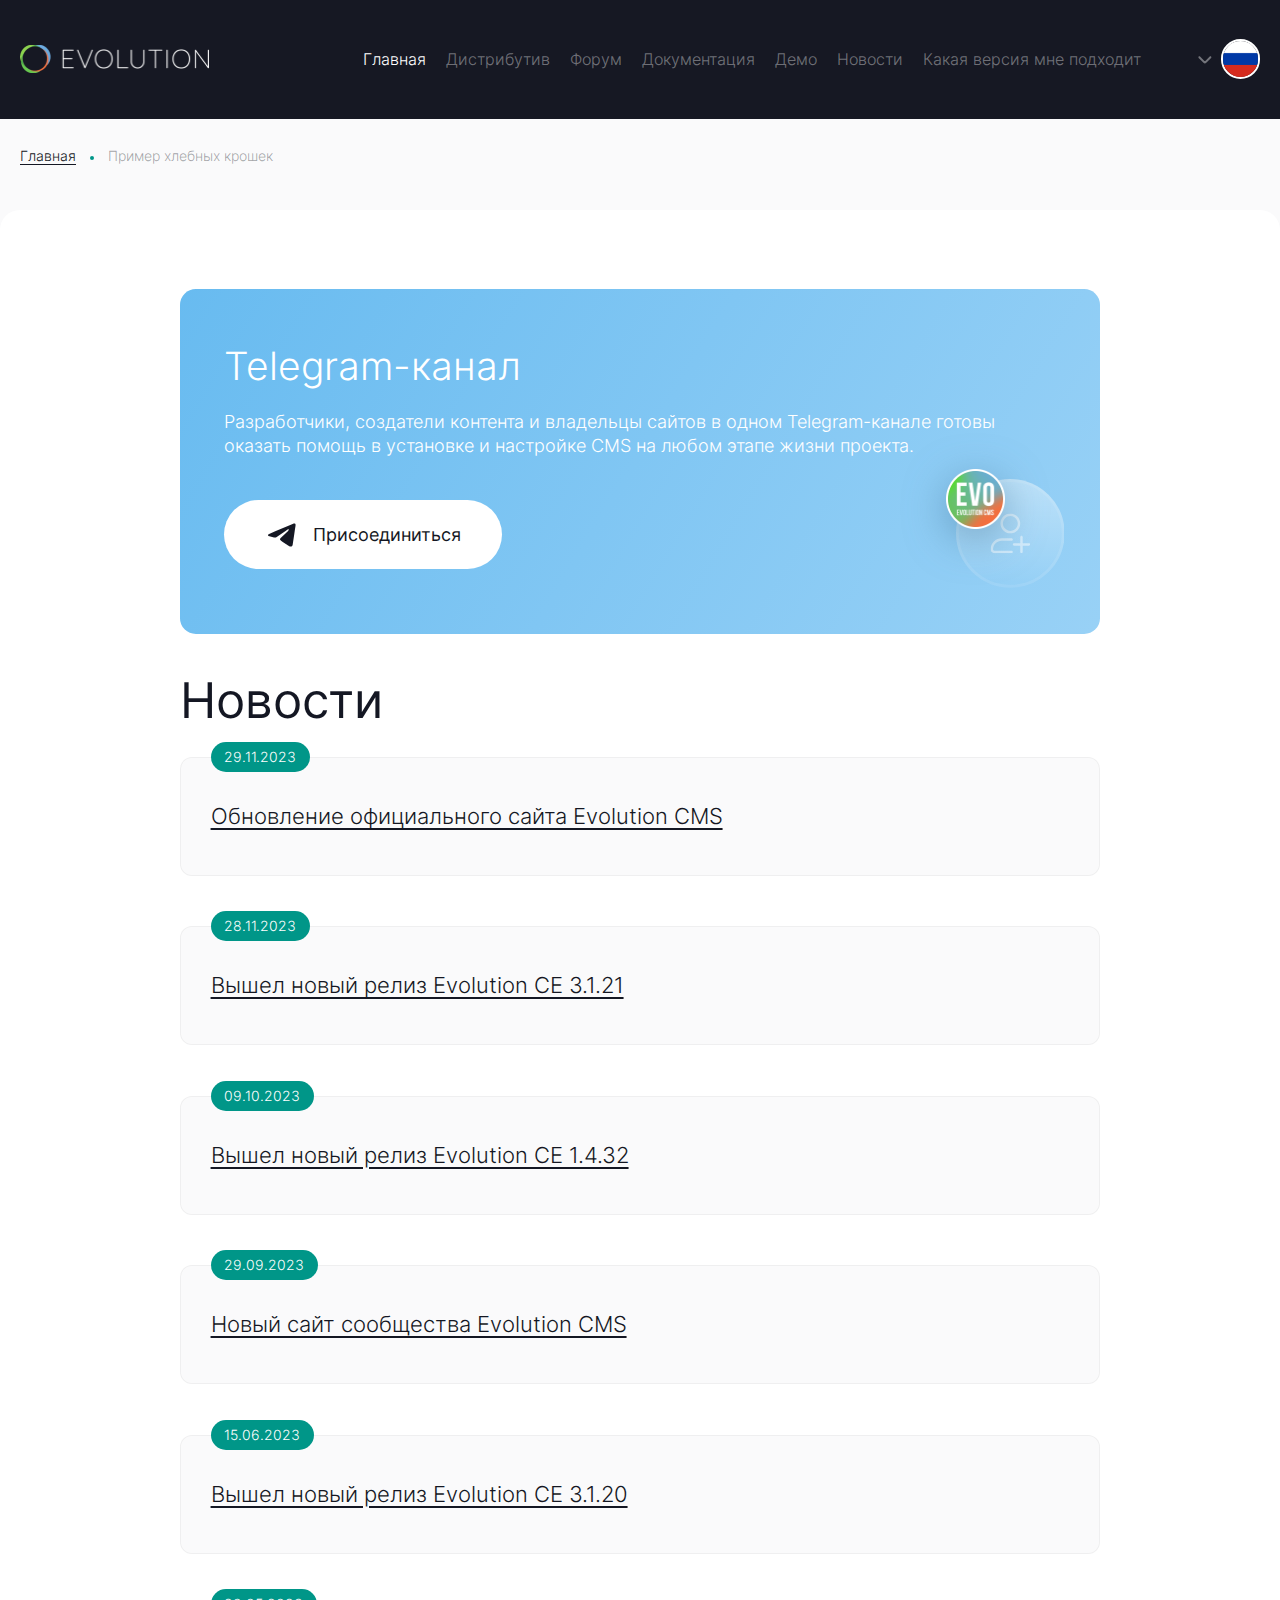
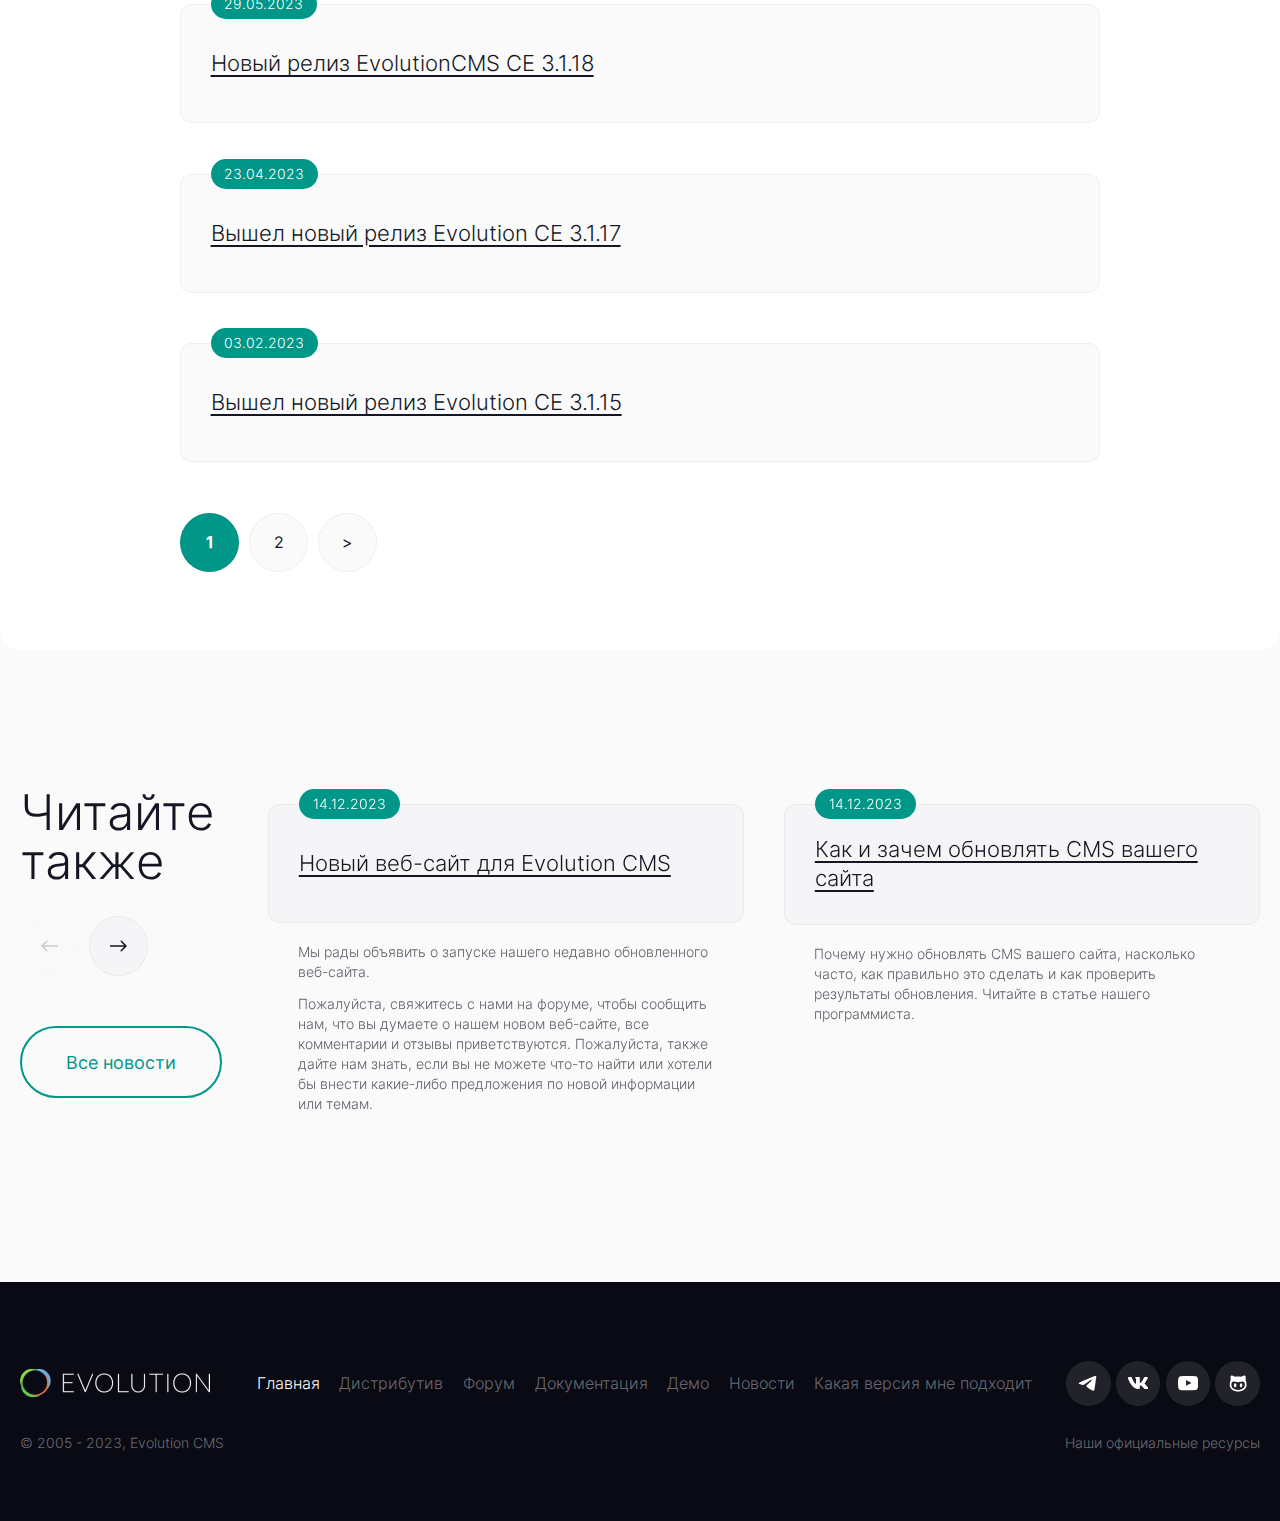
<file: news.html>
<!DOCTYPE html>
<html lang="ru">
	<head>
		<title>Текстовый шаблон</title>
		<meta charset="UTF-8" />
		<meta name="format-detection" content="telephone=no" />
		<meta name="viewport" content="width=device-width, initial-scale=1.0 user-scalable=0" />
		<script type="module" crossorigin src="/assets/app-b4daafdb.js"></script>
		<link rel="stylesheet" href="/assets/app-4ccf31ef.css">
	</head>
	<body>
		<div class="wrapper">
			<header class="header header--page">
				<div class="header__container">
					<div class="header__body">
						<a href="/" class="header__logo">
							<img src="img/logo.png" alt="Evolution CMS" />
						</a>
						<div class="header__content">
							<div class="header__menu menu">
								<nav class="menu__body">
									<ul class="menu__list">
										<li class="menu__item"><a href="/" class="menu__link menu__link--active">Главная</a></li>
										<li class="menu__item"><a href="#" class="menu__link">Дистрибутив</a></li>
										<li class="menu__item"><a href="#" class="menu__link">Форум</a></li>
										<li class="menu__item"><a href="#" class="menu__link">Документация</a></li>
										<li class="menu__item"><a href="#" class="menu__link">Демо</a></li>
										<li class="menu__item"><a href="#" class="menu__link">Новости</a></li>
										<li class="menu__item"><a href="#" class="menu__link">Какая версия мне подходит</a></li>
									</ul>
								</nav>
								<div class="header__block">
									<div class="header__socials">
										<a href="#" class="header__social">
											<svg
												width="26"
												height="26"
												viewBox="0 0 26 26"
												fill="none"
												xmlns="http://www.w3.org/2000/svg">
												<path
													d="M21.5688 3.95912C21.5688 3.95912 23.6733 3.13849 23.4979 5.13144C23.4395 5.95208 22.9133 8.82426 22.5041 11.9309L21.1011 21.1337C21.1011 21.1337 20.9842 22.4818 19.9319 22.7163C18.8796 22.9508 17.3012 21.8957 17.0089 21.6612C16.7751 21.4854 12.6245 18.8476 11.163 17.5581C10.7537 17.2064 10.2861 16.503 11.2214 15.6824L17.3597 9.82077C18.0612 9.11736 18.7627 7.47611 15.8397 9.46906L7.6554 15.0376C7.6554 15.0376 6.72005 15.6238 4.96629 15.0962L1.1664 13.9239C1.1664 13.9239 -0.236627 13.0447 2.16022 12.1654C8.00618 9.4104 15.1967 6.59682 21.5688 3.95912Z"
													fill="white" />
											</svg>
										</a>
										<a href="#" class="header__social">
											<svg
												width="26"
												height="26"
												viewBox="0 0 26 26"
												fill="none"
												xmlns="http://www.w3.org/2000/svg">
												<path
													d="M25.4108 6.26598C25.1183 7.18573 24.724 7.98632 24.23 8.71323L24.2506 8.68073C23.7652 9.48962 23.1857 10.4242 22.5118 11.4844C21.9341 12.3215 21.6282 12.7548 21.5942 12.7844C21.4447 12.9718 21.3407 13.2015 21.305 13.4539L21.3039 13.4615C21.3332 13.6911 21.4393 13.8916 21.5942 14.0411L22.0276 14.5242C24.3459 16.9068 25.6499 18.5492 25.9395 19.4512C25.9774 19.5509 25.9991 19.6657 25.9991 19.786C25.9991 19.9961 25.9319 20.1901 25.8182 20.3493L25.8203 20.3461C25.6297 20.5421 25.3632 20.6635 25.0685 20.6635C25.036 20.6635 25.0024 20.6624 24.971 20.6591H24.9753H22.1251C22.124 20.6591 22.1218 20.6591 22.1197 20.6591C21.7546 20.6591 21.4187 20.5313 21.1555 20.319L21.1587 20.3211C20.7752 20.0059 20.434 19.6646 20.1285 19.2941L20.1187 19.2811C19.6197 18.7171 19.177 18.2422 18.7906 17.8566C17.5036 16.6331 16.5539 16.0214 15.9414 16.0214C15.9187 16.0192 15.8927 16.0181 15.8656 16.0181C15.6868 16.0181 15.52 16.0734 15.3824 16.1676L15.3857 16.1655C15.273 16.3063 15.2047 16.4883 15.2047 16.6844C15.2047 16.7234 15.2069 16.7602 15.2123 16.7981V16.7938C15.1831 17.134 15.1657 17.5294 15.1657 17.9291C15.1657 18.0581 15.1679 18.1859 15.1712 18.3137V18.2953V19.5509C15.182 19.6018 15.1885 19.6603 15.1885 19.7199C15.1885 19.9821 15.0693 20.2161 14.883 20.371L14.8819 20.3721C14.4627 20.5638 13.973 20.6765 13.4562 20.6765C13.3457 20.6765 13.2374 20.6711 13.1302 20.6613L13.1442 20.6624C11.4391 20.6299 9.85742 20.1305 8.513 19.2887L8.55092 19.3104C6.914 18.3159 5.55767 17.0213 4.52417 15.4916L4.49492 15.4461C3.51342 14.144 2.598 12.6728 1.818 11.1215L1.74217 10.9546C1.28608 10.0858 0.813751 9.01765 0.406418 7.91915L0.341418 7.71873C0.175668 7.22473 0.055418 6.65057 0.00558463 6.05582L0.00341797 6.02873C0.00341797 5.48129 0.325529 5.20757 0.969751 5.20757H3.81892C3.84492 5.2054 3.87525 5.20431 3.90667 5.20431C4.17533 5.20431 4.42342 5.2964 4.6195 5.45132L4.61733 5.44915C4.834 5.6864 4.99433 5.97781 5.07342 6.30281L5.07667 6.31581C5.601 7.79673 6.15675 9.0404 6.79592 10.2321L6.72333 10.0836C7.2455 11.1345 7.82292 12.0391 8.48158 12.8743L8.45667 12.8407C9.03444 13.55 9.48511 13.9046 9.80867 13.9046C9.81842 13.9056 9.83033 13.9056 9.84333 13.9056C10.0037 13.9056 10.1434 13.819 10.2192 13.689L10.2203 13.6868C10.3005 13.481 10.3471 13.2416 10.3471 12.9924C10.3471 12.9393 10.3449 12.8862 10.3406 12.8342V12.8407V8.63848C10.3178 8.1434 10.1965 7.68081 9.99392 7.2659L10.0026 7.28648C9.86825 7.00048 9.70683 6.75348 9.51508 6.53357L9.51833 6.5379C9.34067 6.36023 9.21933 6.12731 9.18142 5.86731L9.18033 5.86081C9.18033 5.67665 9.26483 5.5109 9.397 5.40257L9.39808 5.40148C9.52917 5.28123 9.70467 5.20865 9.89642 5.20865H9.90508H14.3966C14.4204 5.2054 14.4475 5.20431 14.4757 5.20431C14.6869 5.20431 14.8765 5.29965 15.0022 5.44915L15.0032 5.45023C15.1148 5.6539 15.1809 5.89765 15.1809 6.15548C15.1809 6.19665 15.1787 6.23673 15.1755 6.27682V6.2714V11.8755C15.1733 11.9015 15.1722 11.9318 15.1722 11.9621C15.1722 12.1615 15.2275 12.3489 15.3228 12.5081L15.3207 12.5038C15.3997 12.6208 15.5319 12.6966 15.6814 12.6966C15.8721 12.6836 16.0465 12.6208 16.1927 12.5211L16.1895 12.5233C16.4842 12.3207 16.7377 12.09 16.9576 11.8289L16.9619 11.8235C17.6195 11.0803 18.2262 10.2591 18.7548 9.38598L18.7971 9.31015C19.1697 8.69265 19.5727 7.93215 19.9378 7.15106L20.005 6.99182L20.4882 6.02548C20.6561 5.54231 21.1067 5.20215 21.6365 5.20215C21.6571 5.20215 21.6777 5.20215 21.6982 5.20323H21.695H24.5452C25.3151 5.20323 25.604 5.55748 25.4119 6.26598H25.4108Z"
													fill="white" />
											</svg>
										</a>
										<a href="#" class="header__social">
											<svg
												width="26"
												height="26"
												viewBox="0 0 26 26"
												fill="none"
												xmlns="http://www.w3.org/2000/svg">
												<g clip-path="url(#clip0_6_2568)">
													<path
														fill-rule="evenodd"
														clip-rule="evenodd"
														d="M10.385 16.3619V9.06649C12.9748 10.2852 14.9807 11.4624 17.353 12.7316C15.3963 13.8168 12.9748 15.0343 10.385 16.3619ZM24.8183 5.43817C24.3716 4.84958 23.6101 4.39142 22.7995 4.23973C20.4168 3.78727 5.55228 3.78598 3.1709 4.23973C2.52084 4.3616 1.94199 4.65615 1.44473 5.11381C-0.650471 7.05848 0.00606603 17.4871 0.511091 19.1764C0.723459 19.9076 0.997997 20.4349 1.34374 20.7811C1.7892 21.2387 2.39911 21.5538 3.09967 21.6952C5.06149 22.1009 15.1684 22.3278 22.7581 21.7561C23.4573 21.6342 24.0763 21.309 24.5645 20.8319C26.5017 18.895 26.3696 7.88068 24.8183 5.43817Z"
														fill="white" />
												</g>
												<defs>
													<clipPath id="clip0_6_2568">
														<rect width="26" height="26" fill="white" />
													</clipPath>
												</defs>
											</svg>
										</a>
										<a href="#" class="header__social">
											<svg
												width="26"
												height="26"
												viewBox="0 0 26 26"
												fill="none"
												xmlns="http://www.w3.org/2000/svg">
												<path
													fill-rule="evenodd"
													clip-rule="evenodd"
													d="M22.749 6.455C22.7593 7.11208 22.6776 7.93703 22.6044 8.53742C22.576 8.7716 22.5372 8.96649 22.4956 9.12657C23.4244 10.8442 23.8332 12.9105 23.8332 15.1667C23.8332 17.8408 22.5469 20.0427 20.5439 21.5444C18.5594 23.0322 15.8821 23.8333 12.9998 23.8333C10.1175 23.8333 7.44027 23.0322 5.45572 21.5444C3.45271 20.0427 2.1665 17.8408 2.1665 15.1667C2.1665 12.9105 2.57527 10.8442 3.50412 9.12656C3.46251 8.96649 3.42377 8.77159 3.39524 8.53742C3.32213 7.93703 3.24044 7.11208 3.25071 6.455C3.26228 5.71465 3.35906 4.97434 3.46637 4.23994C3.516 3.9003 3.5948 3.58092 3.96357 3.3791C4.34027 3.17293 4.73697 3.24979 5.12831 3.36061C6.44835 3.73439 7.68594 4.25867 8.84853 4.88894C10.0743 4.52061 11.4597 4.33333 12.9998 4.33333C14.54 4.33333 15.9254 4.52061 17.1512 4.88894C18.3137 4.25867 19.5513 3.73439 20.8713 3.36061C21.2627 3.24979 21.6595 3.17293 22.0361 3.3791C22.4049 3.58092 22.4837 3.9003 22.5333 4.23994C22.6406 4.97434 22.7374 5.71465 22.749 6.455ZM21.6665 15.1667C21.6665 13.3389 21.2464 10.8333 18.9582 10.8333C17.9266 10.8333 16.9512 11.1044 15.9762 11.3754C15.0021 11.646 14.0285 11.9167 12.9998 11.9167C11.9712 11.9167 10.9976 11.646 10.0235 11.3754C9.0485 11.1044 8.07301 10.8333 7.0415 10.8333C4.75978 10.8333 4.33317 13.3463 4.33317 15.1667C4.33317 17.0772 5.22957 18.6669 6.75537 19.8108C8.29963 20.9686 10.4974 21.6667 12.9998 21.6667C15.5022 21.6667 17.7 20.9685 19.2443 19.8108C20.7701 18.6669 21.6665 17.0772 21.6665 15.1667ZM10.8332 15.7083C10.8332 17.2041 10.1056 18.4167 9.20817 18.4167C8.3107 18.4167 7.58317 17.2041 7.58317 15.7083C7.58317 14.2126 8.3107 13 9.20817 13C10.1056 13 10.8332 14.2126 10.8332 15.7083ZM16.7915 18.4167C17.6889 18.4167 18.4165 17.2041 18.4165 15.7083C18.4165 14.2126 17.6889 13 16.7915 13C15.8941 13 15.1665 14.2126 15.1665 15.7083C15.1665 17.2041 15.8941 18.4167 16.7915 18.4167Z"
													fill="white" />
											</svg>
										</a>
									</div>
									<div class="header__label">Наши официальные ресурсы</div>
								</div>
							</div>
							<div class="header__lang lang">
								<button aria-label="Выбор языка" type="button" class="lang__button">
									<svg width="24" height="24" viewBox="0 0 24 24" fill="none" xmlns="http://www.w3.org/2000/svg">
										<path
											d="M5.70769 9.71021C5.31716 10.1007 5.31716 10.7338 5.70769 11.1244L10.5999 16.0118C11.3811 16.7922 12.6469 16.7919 13.4276 16.0111L18.318 11.1208C18.7085 10.7302 18.7085 10.0971 18.318 9.70651C17.9275 9.31601 17.2943 9.31601 16.9038 9.70651L12.7181 13.8922C12.3276 14.2827 11.6945 14.2827 11.3039 13.8922L7.1219 9.71021C6.73138 9.31961 6.09821 9.31961 5.70769 9.71021Z"
											fill="white"
											fill-opacity="0.4" />
									</svg>
									<div class="lang__icon">
										<img src="img/flags/ru.png" alt="" />
									</div>
								</button>
								<ul class="lang__list">
									<li class="lang__item">
										<a class="lang__link" href="#">
											<div class="lang__flag">
												<img src="img/flags/uk.png" alt="English" />
											</div>
											<span>English</span>
										</a>
									</li>
									<li class="lang__item">
										<a class="lang__link lang__link--selected" href="#">
											<div class="lang__flag">
												<img src="img/flags/ru.png" alt="Русский" />
											</div>
											<span>Русский</span>
										</a>
									</li>
									<li class="lang__item">
										<a class="lang__link" href="#">
											<div class="lang__flag">
												<img src="img/flags/de.png" alt="Deutsch" />
											</div>
											<span>Deutsch</span>
										</a>
									</li>
									<li class="lang__item">
										<a class="lang__link" href="#">
											<div class="lang__flag">
												<img src="img/flags/nl.png" alt="Nederlands" />
											</div>
											<span>Nederlands</span>
										</a>
									</li>
								</ul>
							</div>
							<button aria-label="Меню" type="button" class="header__button">
								<div class="icon-menu"><span></span></div>
							</button>
						</div>
					</div>
				</div>
			</header>
			<main class="page">
				<section class="article article--list">
					<div class="article__wrapper">
						<div class="article__container">
							<ul class="article__breadcrumb breadcrumb">
								<li class="breadcrumb__item"><a href="/">Главная</a></li>
								<li class="breadcrumb__item breadcrumb__item--active breadcrumb__item--active-gray">Пример хлебных крошек</li>
							</ul>
						</div>
						<div class="article__body">
							<div class="article__inner">
								<div class="actions__join actions__join--inner actions-join">
									<div class="actions-join__content">
										<h3 class="actions-join__title">Telegram-канал</h3>
										<p class="actions-join__description">
											Разработчики, создатели контента и владельцы сайтов в одном Telegram-канале готовы
											оказать помощь в установке и настройке CMS на любом этапе жизни проекта.
										</p>
									</div>
									<div class="actions-join__footer">
										<a href="#" class="actions-join__link"
											><svg
												width="32"
												height="32"
												viewBox="0 0 32 32"
												fill="none"
												xmlns="http://www.w3.org/2000/svg">
												<path
													d="M27.6129 4.87267C27.6129 4.87267 30.2031 3.86267 29.9872 6.31553C29.9153 7.32554 29.2677 10.8605 28.7641 14.6841L27.0373 26.0106C27.0373 26.0106 26.8934 27.6699 25.5983 27.9585C24.3031 28.247 22.3605 26.9485 22.0007 26.6599C21.7129 26.4435 16.6045 23.197 14.8057 21.6099C14.3021 21.177 13.7265 20.3113 14.8777 19.3013L22.4325 12.087C23.2959 11.2213 24.1593 9.20127 20.5617 11.6541L10.4887 18.5077C10.4887 18.5077 9.33753 19.2291 7.17907 18.5799L2.50228 17.137C2.50228 17.137 0.775474 16.0549 3.72543 14.9727C10.9205 11.5819 19.7703 8.11907 27.6129 4.87267Z"
													fill="#141723" />
											</svg>
											<span>Присоединиться</span>
										</a>
										<div class="actions-join__image">
											<svg
												class="actions-join__icon"
												width="110"
												height="110"
												viewBox="0 0 110 110"
												fill="none"
												xmlns="http://www.w3.org/2000/svg">
												<circle cx="55" cy="55" r="55" fill="url(#paint0_linear_212_78)" />
												<circle
													cx="55"
													cy="55"
													r="53.5"
													stroke="white"
													stroke-opacity="0.1"
													stroke-width="3" />
												<g opacity="0.5" clip-path="url(#clip0_212_78)">
													<path
														d="M54.9775 55C56.9553 55 58.8887 54.4135 60.5332 53.3147C62.1777 52.2159 63.4594 50.6541 64.2163 48.8268C64.9732 46.9996 65.1712 44.9889 64.7854 43.0491C64.3995 41.1093 63.4471 39.3275 62.0486 37.9289C60.65 36.5304 58.8682 35.578 56.9284 35.1922C54.9886 34.8063 52.9779 35.0043 51.1507 35.7612C49.3234 36.5181 47.7616 37.7998 46.6628 39.4443C45.564 41.0888 44.9775 43.0222 44.9775 45C44.9775 47.6522 46.0311 50.1957 47.9064 52.0711C49.7818 53.9464 52.3253 55 54.9775 55ZM54.9775 37.5C56.4609 37.5 57.9109 37.9399 59.1443 38.764C60.3776 39.5881 61.3389 40.7594 61.9066 42.1299C62.4743 43.5003 62.6228 45.0083 62.3334 46.4632C62.044 47.918 61.3297 49.2544 60.2808 50.3033C59.2319 51.3522 57.8955 52.0665 56.4407 52.3559C54.9858 52.6453 53.4778 52.4968 52.1074 51.9291C50.7369 51.3614 49.5656 50.4002 48.7415 49.1668C47.9174 47.9334 47.4775 46.4834 47.4775 45C47.4775 43.0109 48.2677 41.1032 49.6742 39.6967C51.0807 38.2902 52.9884 37.5 54.9775 37.5ZM57.5 73.75C57.5 74.0815 57.3683 74.3995 57.1339 74.6339C56.8995 74.8683 56.5815 75 56.25 75H38.75C37.7554 75 36.8016 74.6049 36.0984 73.9017C35.3951 73.1984 35 72.2446 35 71.25C35.0033 68.2673 36.1896 65.4078 38.2987 63.2987C40.4078 61.1896 43.2673 60.0033 46.25 60H56.25C56.5815 60 56.8995 60.1317 57.1339 60.3661C57.3683 60.6005 57.5 60.9185 57.5 61.25C57.5 61.5815 57.3683 61.8995 57.1339 62.1339C56.8995 62.3683 56.5815 62.5 56.25 62.5H46.25C43.9294 62.5 41.7038 63.4219 40.0628 65.0628C38.4219 66.7038 37.5 68.9294 37.5 71.25C37.5 71.5815 37.6317 71.8995 37.8661 72.1339C38.1005 72.3683 38.4185 72.5 38.75 72.5H56.25C56.5815 72.5 56.8995 72.6317 57.1339 72.8661C57.3683 73.1005 57.5 73.4185 57.5 73.75ZM75 66.25C75 66.5815 74.8683 66.8995 74.6339 67.1339C74.3995 67.3683 74.0815 67.5 73.75 67.5H67.5V73.75C67.5 74.0815 67.3683 74.3995 67.1339 74.6339C66.8995 74.8683 66.5815 75 66.25 75C65.9185 75 65.6005 74.8683 65.3661 74.6339C65.1317 74.3995 65 74.0815 65 73.75V67.5H58.75C58.4185 67.5 58.1005 67.3683 57.8661 67.1339C57.6317 66.8995 57.5 66.5815 57.5 66.25C57.5 65.9185 57.6317 65.6005 57.8661 65.3661C58.1005 65.1317 58.4185 65 58.75 65H65V58.75C65 58.4185 65.1317 58.1005 65.3661 57.8661C65.6005 57.6317 65.9185 57.5 66.25 57.5C66.5815 57.5 66.8995 57.6317 67.1339 57.8661C67.3683 58.1005 67.5 58.4185 67.5 58.75V65H73.75C74.0815 65 74.3995 65.1317 74.6339 65.3661C74.8683 65.6005 75 65.9185 75 66.25Z"
														fill="white" />
												</g>
												<defs>
													<linearGradient
														id="paint0_linear_212_78"
														x1="55"
														y1="0"
														x2="55"
														y2="110"
														gradientUnits="userSpaceOnUse">
														<stop stop-color="white" stop-opacity="0.4" />
														<stop offset="1" stop-color="white" stop-opacity="0" />
													</linearGradient>
													<clipPath id="clip0_212_78">
														<rect width="40" height="40" fill="white" transform="translate(35 35)" />
													</clipPath>
												</defs>
											</svg>

											<img class="actions-join__logo" src="img/actions.png" alt="" />
										</div>
									</div>
								</div>
								<h1 class="article__title">Новости</h1>
								<div class="article__content">
									<a
										href="/novosti/obnovlenie-sajta-evolution-cms.html"
										class="featured-news__slide swiper-slide news-card">
										<div class="news-card__header">
											<div class="news-card__date">29.11.2023</div>
											<h3 class="news-card__title">Обновление официального сайта Evolution CMS</h3>
										</div>
									</a>
									<a
										href="/novosti/vyshel-novyj-reliz-3.1.21.html"
										class="featured-news__slide swiper-slide news-card">
										<div class="news-card__header">
											<div class="news-card__date">28.11.2023</div>
											<h3 class="news-card__title">Вышел новый релиз Evolution CE 3.1.21</h3>
										</div>
									</a>
									<a
										href="/novosti/vyshel-novyj-reliz-evolution-ce-1.4.32.html"
										class="featured-news__slide swiper-slide news-card">
										<div class="news-card__header">
											<div class="news-card__date">09.10.2023</div>
											<h3 class="news-card__title">Вышел новый релиз Evolution CE 1.4.32</h3>
										</div>
									</a>
									<a
										href="/novosti/novyj-sajt-soobshhestva-evolution-cms.html"
										class="featured-news__slide swiper-slide news-card">
										<div class="news-card__header">
											<div class="news-card__date">29.09.2023</div>
											<h3 class="news-card__title">Новый сайт сообщества Evolution CMS</h3>
										</div>
									</a>
									<a
										href="/novosti/vyshel-novyj-reliz-evolution-ce-3.1.20.html"
										class="featured-news__slide swiper-slide news-card">
										<div class="news-card__header">
											<div class="news-card__date">15.06.2023</div>
											<h3 class="news-card__title">Вышел новый релиз Evolution CE 3.1.20</h3>
										</div>
									</a>
									<a
										href="/novosti/novyj-reliz-evolutioncms-ce-3.1.18.html"
										class="featured-news__slide swiper-slide news-card">
										<div class="news-card__header">
											<div class="news-card__date">29.05.2023</div>
											<h3 class="news-card__title">Новый релиз EvolutionCMS CE 3.1.18</h3>
										</div>
									</a>
									<a
										href="/novosti/vyshel-novyj-reliz-evolution-ce-3.1.17.html"
										class="featured-news__slide swiper-slide news-card">
										<div class="news-card__header">
											<div class="news-card__date">23.04.2023</div>
											<h3 class="news-card__title">Вышел новый релиз Evolution CE 3.1.17</h3>
										</div>
									</a>
									<a
										href="/novosti/vyshel-novyj-reliz-evolution-3.1.15.html"
										class="featured-news__slide swiper-slide news-card">
										<div class="news-card__header">
											<div class="news-card__date">03.02.2023</div>
											<h3 class="news-card__title">Вышел новый релиз Evolution CE 3.1.15</h3>
										</div>
									</a>
									<div class="pagination">
										<b class="current">1</b><a href="/novosti.html?page=2" class="page">2</a
										><a href="/novosti.html?page=2"> &gt;</a>
									</div>
								</div>
							</div>
						</div>

						<section class="featured-news featured-news--page">
							<div class="featured-news__container">
								<div class="featured-news__body">
									<div class="featured-news__left">
										<h2 class="featured-news__title">Читайте также</h2>
										<nav class="featured-news__navigation">
											<button
												aria-label="Назад"
												type="button"
												class="featured-news__button featured-news__button--prev">
												<svg
													width="17"
													height="12"
													viewBox="0 0 17 12"
													fill="none"
													xmlns="http://www.w3.org/2000/svg">
													<path
														d="M0.469669 5.46967C0.176777 5.76256 0.176777 6.23744 0.469669 6.53033L5.24264 11.3033C5.53553 11.5962 6.01041 11.5962 6.3033 11.3033C6.59619 11.0104 6.59619 10.5355 6.3033 10.2426L2.06066 6L6.3033 1.75736C6.59619 1.46447 6.59619 0.989593 6.3033 0.6967C6.01041 0.403807 5.53553 0.403807 5.24264 0.6967L0.469669 5.46967ZM17 5.25L1 5.25L1 6.75L17 6.75L17 5.25Z"
														fill="#161823" />
												</svg>
											</button>
											<button
												aria-label="Вперед"
												type="button"
												class="featured-news__button featured-news__button--next">
												<svg
													width="17"
													height="12"
													viewBox="0 0 17 12"
													fill="none"
													xmlns="http://www.w3.org/2000/svg">
													<path
														d="M16.5303 6.53033C16.8232 6.23743 16.8232 5.76256 16.5303 5.46967L11.7574 0.696697C11.4645 0.403804 10.9896 0.403804 10.6967 0.696697C10.4038 0.989591 10.4038 1.46446 10.6967 1.75736L14.9393 6L10.6967 10.2426C10.4038 10.5355 10.4038 11.0104 10.6967 11.3033C10.9896 11.5962 11.4645 11.5962 11.7574 11.3033L16.5303 6.53033ZM1.31134e-07 6.75L16 6.75L16 5.25L-1.31134e-07 5.25L1.31134e-07 6.75Z"
														fill="#161823" />
												</svg>
											</button>
										</nav>
										<a data-da=".featured-news__body,1100,2" href="#" class="featured-news__link"
											>Все новости</a
										>
									</div>
									<div class="featured-news__slider swiper">
										<div class="featured-news__wrapper swiper-wrapper">
											<a href="#" class="featured-news__slide swiper-slide news-card">
												<div class="news-card__header">
													<div class="news-card__date">14.12.2023</div>
													<h3 class="news-card__title">Новый веб-сайт для Evolution CMS</h3>
												</div>
												<div class="news-card__excerpt">
													<p>Мы рады объявить о запуске нашего недавно обновленного веб-сайта.</p>
													<p>
														Пожалуйста, свяжитесь с нами на форуме, чтобы сообщить нам, что вы думаете о нашем
														новом веб-сайте, все комментарии и отзывы приветствуются. Пожалуйста, также дайте
														нам знать, если вы не можете что-то найти или хотели бы внести какие-либо
														предложения по новой информации или темам.
													</p>
												</div>
											</a>
											<a href="#" class="featured-news__slide swiper-slide news-card">
												<div class="news-card__header">
													<div class="news-card__date">14.12.2023</div>
													<h3 class="news-card__title">Как и зачем обновлять CMS вашего сайта</h3>
												</div>
												<div class="news-card__excerpt">
													<p>
														Почему нужно обновлять CMS вашего сайта, насколько часто, как правильно это
														сделать и как проверить результаты обновления. Читайте в статье нашего
														программиста.
													</p>
												</div>
											</a>
											<a href="#" class="featured-news__slide swiper-slide news-card">
												<div class="news-card__header">
													<div class="news-card__date">14.12.2023</div>
													<h3 class="news-card__title">Новый веб-сайт для Evolution CMS</h3>
												</div>
												<div class="news-card__excerpt">
													<p>Мы рады объявить о запуске нашего недавно обновленного веб-сайта.</p>
													<p>
														Пожалуйста, свяжитесь с нами на форуме, чтобы сообщить нам, что вы думаете о нашем
														новом веб-сайте, все комментарии и отзывы приветствуются. Пожалуйста, также дайте
														нам знать, если вы не можете что-то найти или хотели бы внести какие-либо
														предложения по новой информации или темам.
													</p>
												</div>
											</a>
											<a href="#" class="featured-news__slide swiper-slide news-card">
												<div class="news-card__header">
													<div class="news-card__date">14.12.2023</div>
													<h3 class="news-card__title">Как и зачем обновлять CMS вашего сайта</h3>
												</div>
												<div class="news-card__excerpt">
													<p>
														Почему нужно обновлять CMS вашего сайта, насколько часто, как правильно это
														сделать и как проверить результаты обновления. Читайте в статье нашего
														программиста.
													</p>
												</div>
											</a>
										</div>
									</div>
								</div>
							</div>
						</section>
					</div>
				</section>
			</main>
			<footer class="footer">
				<div class="footer__container">
					<div class="footer__body">
						<div class="footer__left">
							<a href="/" class="footer__logo">
								<img src="img/logo.png" alt="Evolution CMS" />
							</a>
							<div class="footer__copyright">© 2005 - 2023, Evolution CMS</div>
						</div>
						<div class="footer__menu footer-menu">
							<ul class="footer-menu__list">
								<li class="footer-menu__item">
									<a href="/" class="footer-menu__link footer-menu__link--active">Главная</a>
								</li>
								<li class="footer-menu__item"><a href="#" class="footer-menu__link">Дистрибутив</a></li>
								<li class="footer-menu__item"><a href="#" class="footer-menu__link">Форум</a></li>
								<li class="footer-menu__item"><a href="#" class="footer-menu__link">Документация</a></li>
								<li class="footer-menu__item"><a href="#" class="footer-menu__link">Демо</a></li>
								<li class="footer-menu__item"><a href="#" class="footer-menu__link">Новости</a></li>
								<li class="footer-menu__item">
									<a href="#" class="footer-menu__link">Какая версия мне подходит</a>
								</li>
							</ul>
						</div>
						<div class="footer__right">
							<div class="footer__socials">
								<a href="#" class="footer__social">
									<svg width="20" height="20" viewBox="0 0 20 20" fill="none" xmlns="http://www.w3.org/2000/svg">
										<path
											d="M16.5914 3.04549C16.5914 3.04549 18.2102 2.41424 18.0753 3.94728C18.0304 4.57854 17.6256 6.78791 17.3109 9.17766L16.2316 16.2567C16.2316 16.2567 16.1417 17.2937 15.3322 17.4741C14.5228 17.6545 13.3086 16.8429 13.0838 16.6625C12.9039 16.5272 9.71114 14.4982 8.58689 13.5062C8.2721 13.2357 7.91235 12.6946 8.63185 12.0634L13.3536 7.55446C13.8932 7.01337 14.4329 5.75087 12.1844 7.28391L5.88877 11.5674C5.88877 11.5674 5.16927 12.0183 3.82023 11.6125L0.897238 10.7107C0.897238 10.7107 -0.182016 10.0344 1.66171 9.358C6.1586 7.23879 11.6898 5.0745 16.5914 3.04549Z"
											fill="white" />
									</svg>
								</a>
								<a href="#" class="footer__social">
									<svg width="20" height="20" viewBox="0 0 20 20" fill="none" xmlns="http://www.w3.org/2000/svg">
										<path
											d="M19.5467 4.82004C19.3217 5.52754 19.0183 6.14338 18.6383 6.70254L18.6542 6.67754C18.2808 7.29976 17.835 8.01865 17.3167 8.83421C16.8722 9.4781 16.6369 9.81143 16.6108 9.83421C16.4958 9.97837 16.4158 10.155 16.3883 10.3492L16.3875 10.355C16.41 10.5317 16.4917 10.6859 16.6108 10.8009L16.9442 11.1725C18.7275 13.0053 19.7306 14.2687 19.9533 14.9625C19.9825 15.0392 19.9992 15.1275 19.9992 15.22C19.9992 15.3817 19.9475 15.5309 19.86 15.6534L19.8617 15.6509C19.715 15.8017 19.51 15.895 19.2833 15.895C19.2583 15.895 19.2325 15.8942 19.2083 15.8917H19.2117H17.0192C17.0183 15.8917 17.0167 15.8917 17.015 15.8917C16.7342 15.8917 16.4758 15.7934 16.2733 15.63L16.2758 15.6317C15.9808 15.3892 15.7183 15.1267 15.4833 14.8417L15.4758 14.8317C15.0919 14.3978 14.7514 14.0325 14.4542 13.7359C13.4642 12.7948 12.7336 12.3242 12.2625 12.3242C12.245 12.3225 12.225 12.3217 12.2042 12.3217C12.0667 12.3217 11.9383 12.3642 11.8325 12.4367L11.835 12.435C11.7483 12.5434 11.6958 12.6834 11.6958 12.8342C11.6958 12.8642 11.6975 12.8925 11.7017 12.9217V12.9184C11.6792 13.18 11.6658 13.4842 11.6658 13.7917C11.6658 13.8909 11.6675 13.9892 11.67 14.0875V14.0734V15.0392C11.6783 15.0784 11.6833 15.1234 11.6833 15.1692C11.6833 15.3709 11.5917 15.5509 11.4483 15.67L11.4475 15.6709C11.125 15.8184 10.7483 15.905 10.3508 15.905C10.2658 15.905 10.1825 15.9009 10.1 15.8934L10.1108 15.8942C8.79917 15.8692 7.5825 15.485 6.54833 14.8375L6.5775 14.8542C5.31834 14.0892 4.275 13.0934 3.48 11.9167L3.4575 11.8817C2.7025 10.88 1.99834 9.74838 1.39834 8.55504L1.34 8.42671C0.989169 7.75838 0.625836 6.93671 0.312502 6.09171L0.262502 5.93754C0.135002 5.55754 0.0425024 5.11588 0.00416911 4.65838L0.00250244 4.63754C0.00250244 4.21643 0.25028 4.00588 0.745836 4.00588H2.9375C2.9575 4.00421 2.98084 4.00338 3.005 4.00338C3.21167 4.00338 3.4025 4.07421 3.55334 4.19338L3.55167 4.19171C3.71834 4.37421 3.84167 4.59838 3.9025 4.84838L3.905 4.85838C4.30834 5.99754 4.73584 6.95421 5.2275 7.87088L5.17167 7.75671C5.57333 8.56504 6.0175 9.26088 6.52417 9.90338L6.505 9.87754C6.94945 10.4231 7.29611 10.6959 7.545 10.6959C7.5525 10.6967 7.56167 10.6967 7.57167 10.6967C7.695 10.6967 7.8025 10.63 7.86083 10.53L7.86167 10.5284C7.92333 10.37 7.95917 10.1859 7.95917 9.99421C7.95917 9.95338 7.9575 9.91254 7.95417 9.87254V9.87754V6.64504C7.93667 6.26421 7.84333 5.90838 7.6875 5.58921L7.69417 5.60504C7.59083 5.38504 7.46667 5.19504 7.31917 5.02588L7.32167 5.02921C7.185 4.89254 7.09167 4.71338 7.0625 4.51338L7.06167 4.50838C7.06167 4.36671 7.12667 4.23921 7.22833 4.15588L7.22917 4.15504C7.33 4.06254 7.465 4.00671 7.6125 4.00671H7.61917H11.0742C11.0925 4.00421 11.1133 4.00338 11.135 4.00338C11.2975 4.00338 11.4433 4.07671 11.54 4.19171L11.5408 4.19254C11.6267 4.34921 11.6775 4.53671 11.6775 4.73504C11.6775 4.76671 11.6758 4.79754 11.6733 4.82838V4.82421V9.13504C11.6717 9.15504 11.6708 9.17838 11.6708 9.20171C11.6708 9.35504 11.7133 9.49921 11.7867 9.62171L11.785 9.61838C11.8458 9.70838 11.9475 9.76671 12.0625 9.76671C12.2092 9.75671 12.3433 9.70837 12.4558 9.63171L12.4533 9.63338C12.68 9.47754 12.875 9.30004 13.0442 9.09921L13.0475 9.09504C13.5533 8.52338 14.02 7.89171 14.4267 7.22004L14.4592 7.16171C14.7458 6.68671 15.0558 6.10171 15.3367 5.50088L15.3883 5.37838L15.76 4.63504C15.8892 4.26338 16.2358 4.00171 16.6433 4.00171C16.6592 4.00171 16.675 4.00171 16.6908 4.00254H16.6883H18.8808C19.4731 4.00254 19.6953 4.27504 19.5475 4.82004H19.5467Z"
											fill="white" />
									</svg>
								</a>
								<a href="#" class="footer__social">
									<svg width="20" height="20" viewBox="0 0 20 20" fill="none" xmlns="http://www.w3.org/2000/svg">
										<g clip-path="url(#clip0_1_331)">
											<path
												fill-rule="evenodd"
												clip-rule="evenodd"
												d="M7.98844 12.5861V6.9743C9.98064 7.91173 11.5236 8.81731 13.3485 9.79363C11.8433 10.6283 9.98064 11.5649 7.98844 12.5861ZM19.091 4.18328C18.7474 3.73052 18.1617 3.37809 17.5381 3.26141C15.7053 2.91336 4.27099 2.91237 2.43915 3.26141C1.93911 3.35515 1.49384 3.58173 1.11133 3.93377C-0.500363 5.42967 0.00466618 13.4517 0.393147 14.7512C0.556507 15.3136 0.76769 15.7193 1.03365 15.9855C1.37631 16.3376 1.84547 16.58 2.38436 16.6887C3.89345 17.0008 11.668 17.1753 17.5062 16.7355C18.0441 16.6418 18.5202 16.3916 18.8958 16.0246C20.3859 14.5347 20.2843 6.06213 19.091 4.18328Z"
												fill="white" />
										</g>
										<defs>
											<clipPath id="clip0_1_331">
												<rect width="20" height="20" fill="white" />
											</clipPath>
										</defs>
									</svg>
								</a>
								<a href="#" class="footer__social">
									<svg width="20" height="20" viewBox="0 0 20 20" fill="none" xmlns="http://www.w3.org/2000/svg">
										<path
											fill-rule="evenodd"
											clip-rule="evenodd"
											d="M17.4993 4.96538C17.5072 5.47083 17.4444 6.10541 17.3882 6.56725C17.3662 6.74738 17.3364 6.8973 17.3044 7.02044C18.0189 8.34167 18.3333 9.93117 18.3333 11.6667C18.3333 13.7237 17.3439 15.4175 15.8032 16.5726C14.2766 17.7171 12.2172 18.3333 9.99999 18.3333C7.78281 18.3333 5.7234 17.7171 4.19682 16.5726C2.65605 15.4175 1.66666 13.7237 1.66666 11.6667C1.66666 9.93117 1.98109 8.34167 2.69559 7.02043C2.66358 6.8973 2.63378 6.74737 2.61184 6.56725C2.5556 6.10541 2.49276 5.47083 2.50066 4.96538C2.50956 4.39588 2.58401 3.82642 2.66656 3.26149C2.70473 3.00023 2.76535 2.75456 3.04901 2.59931C3.33878 2.44072 3.64394 2.49984 3.94497 2.58508C4.96038 2.87261 5.91238 3.2759 6.80668 3.76072C7.74957 3.47739 8.81524 3.33333 9.99999 3.33333C11.1847 3.33333 12.2504 3.47739 13.1933 3.76072C14.0876 3.2759 15.0396 2.87261 16.055 2.58508C16.3561 2.49984 16.6612 2.44072 16.951 2.59931C17.2347 2.75456 17.2952 3.00023 17.3334 3.26149C17.416 3.82642 17.4904 4.39588 17.4993 4.96538ZM16.6667 11.6667C16.6667 10.2607 16.3435 8.33333 14.5833 8.33333C13.7898 8.33333 13.0395 8.54183 12.2895 8.75033C11.5402 8.9585 10.7912 9.16667 9.99999 9.16667C9.20874 9.16667 8.45982 8.9585 7.71051 8.75033C6.9605 8.54183 6.21012 8.33333 5.41666 8.33333C3.66148 8.33333 3.33332 10.2664 3.33332 11.6667C3.33332 13.1363 4.02286 14.3592 5.19656 15.2391C6.38445 16.1297 8.07503 16.6667 9.99999 16.6667C11.9249 16.6667 13.6155 16.1296 14.8034 15.2391C15.9772 14.3592 16.6667 13.1363 16.6667 11.6667ZM8.33332 12.0833C8.33332 13.2339 7.77368 14.1667 7.08332 14.1667C6.39296 14.1667 5.83332 13.2339 5.83332 12.0833C5.83332 10.9327 6.39296 10 7.08332 10C7.77368 10 8.33332 10.9327 8.33332 12.0833ZM12.9167 14.1667C13.607 14.1667 14.1667 13.2339 14.1667 12.0833C14.1667 10.9327 13.607 10 12.9167 10C12.2263 10 11.6667 10.9327 11.6667 12.0833C11.6667 13.2339 12.2263 14.1667 12.9167 14.1667Z"
											fill="white" />
									</svg>
								</a>
							</div>
							<div class="footer__label">Наши официальные ресурсы</div>
						</div>
					</div>
				</div>
			</footer>
		</div>
		<div id="popup-question" aria-hidden="true" class="popup">
	<div class="popup__wrapper">
		<div class="popup__content">
			<button data-close type="button" class="popup__close">
				<svg width="24" height="24" viewBox="0 0 24 24" fill="none" xmlns="http://www.w3.org/2000/svg">
					<path
						d="M18 18L12 12M12 12L6 6M12 12L18 6M12 12L6 18"
						stroke="black"
						stroke-width="2"
						stroke-linecap="round"
						stroke-linejoin="round" />
				</svg>
			</button>
			<div class="popup__body">
				<form action="#" class="popup__form popup-form">
					<h3 class="popup-form__title">Задайте свой вопрос</h3>
					<p class="popup-form__description">
						Если у вас возникли вопросы или вам необходима дополнительная информация о нашей продукции, наши
						специалисты с удовольствием помогут вам.
					</p>
					<div class="popup-form__inputs">
						<div class="popup-form__input">
							<input autocomplete="off" type="text" name="name" placeholder="Ваше имя" />
						</div>
						<div class="popup-form__input">
							<input autocomplete="off" type="email" name="email" placeholder="Электронная почта" />
						</div>
						<div class="popup-form__textarea">
							<textarea placeholder="Напишите вопрос..."></textarea>
						</div>
					</div>
					<div class="popup-form__footer">
						<div class="popup-form__policy">
							Нажимая на кнопку “отправить”, вы соглашаетесь с
							<a href="#">политикой конфиденциальности</a>
						</div>
						<button type="submit" class="popup-form__button">Отправить</button>
					</div>
				</form>
			</div>
		</div>
	</div>
</div>
 

	</body>
</html>
</file>
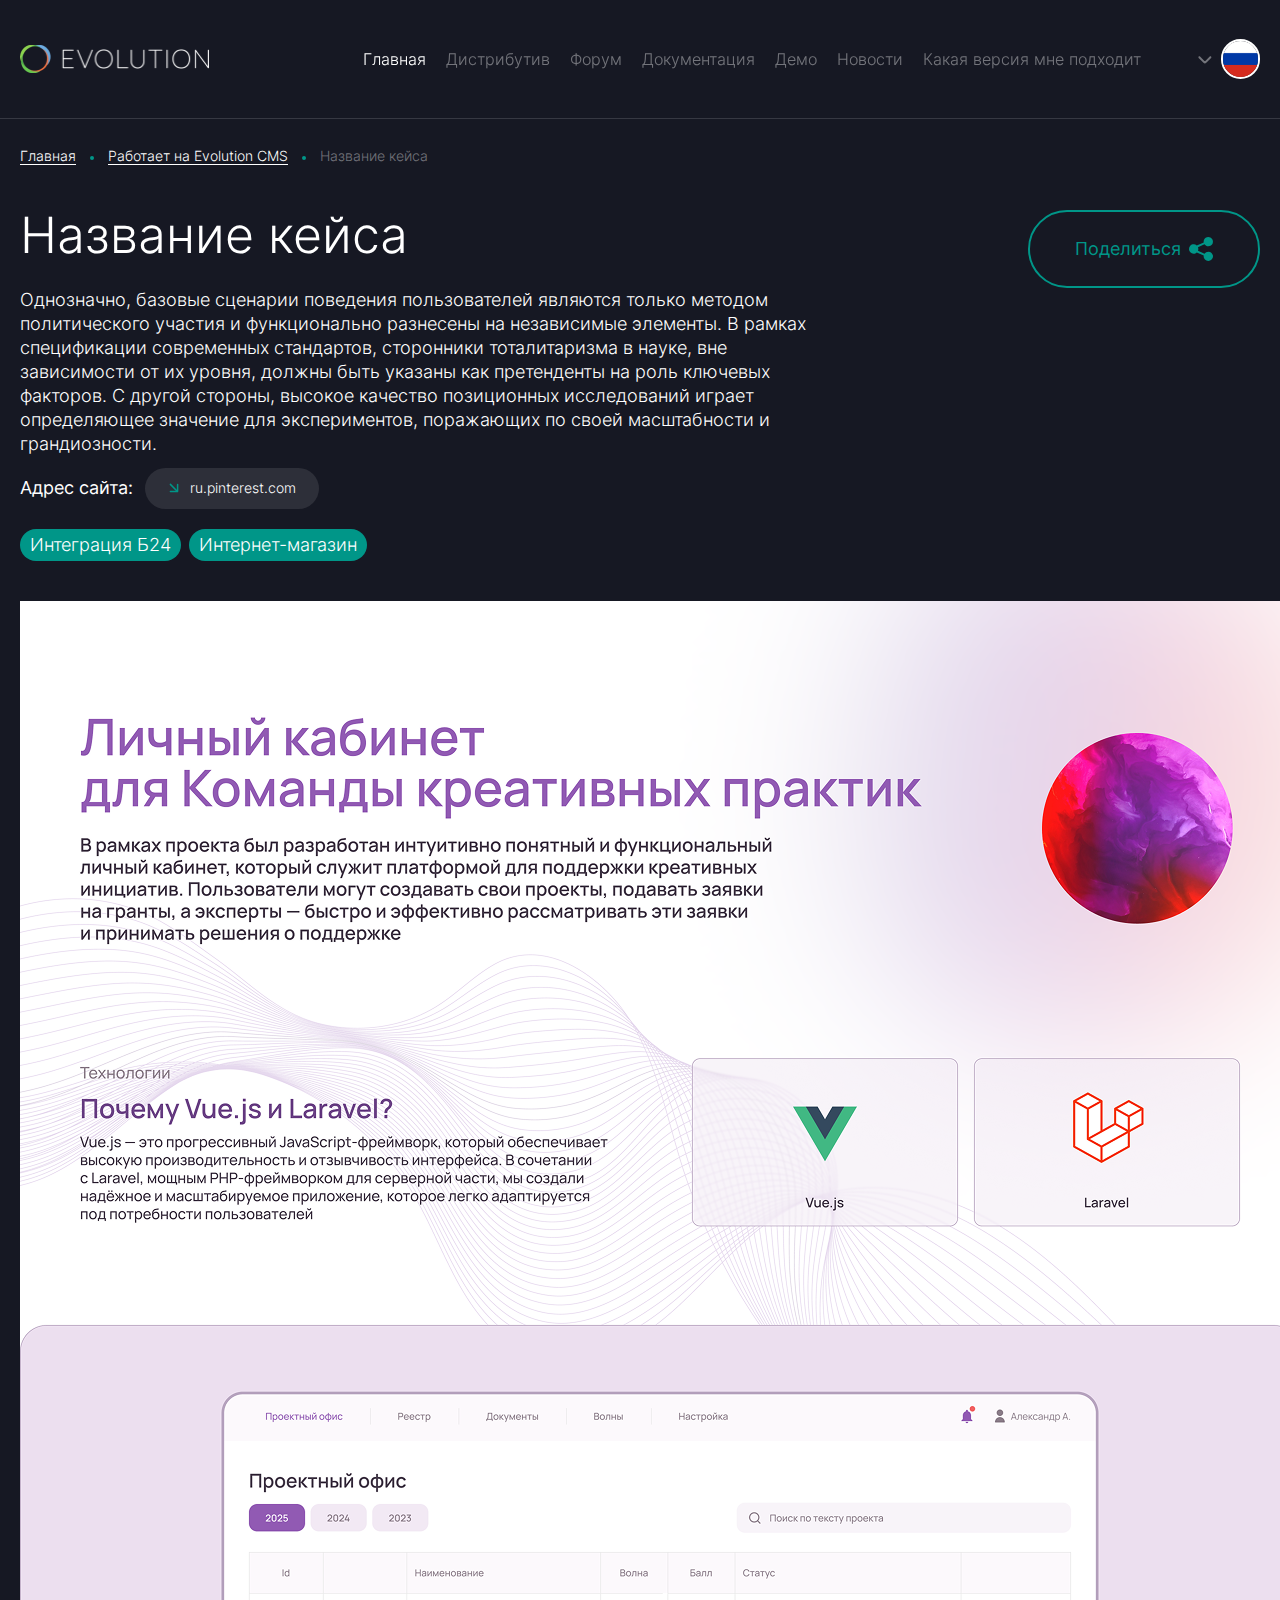
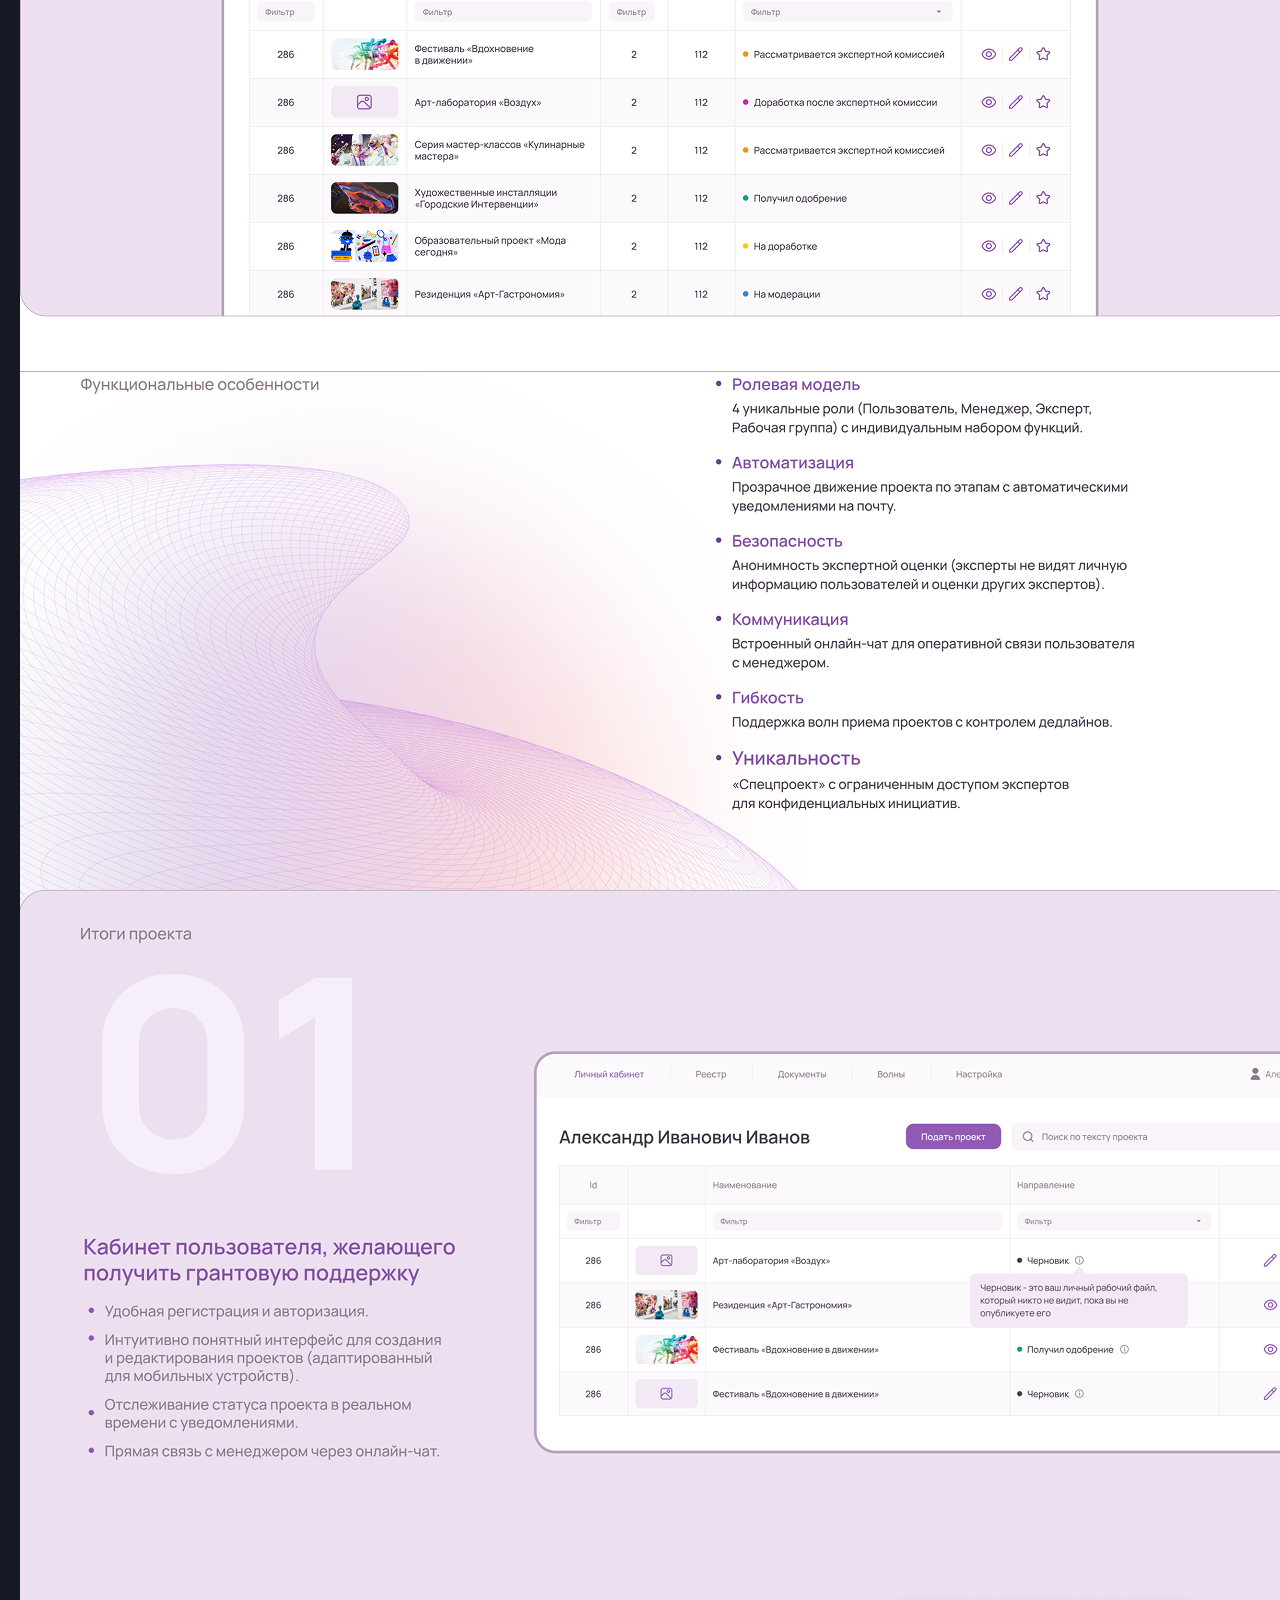
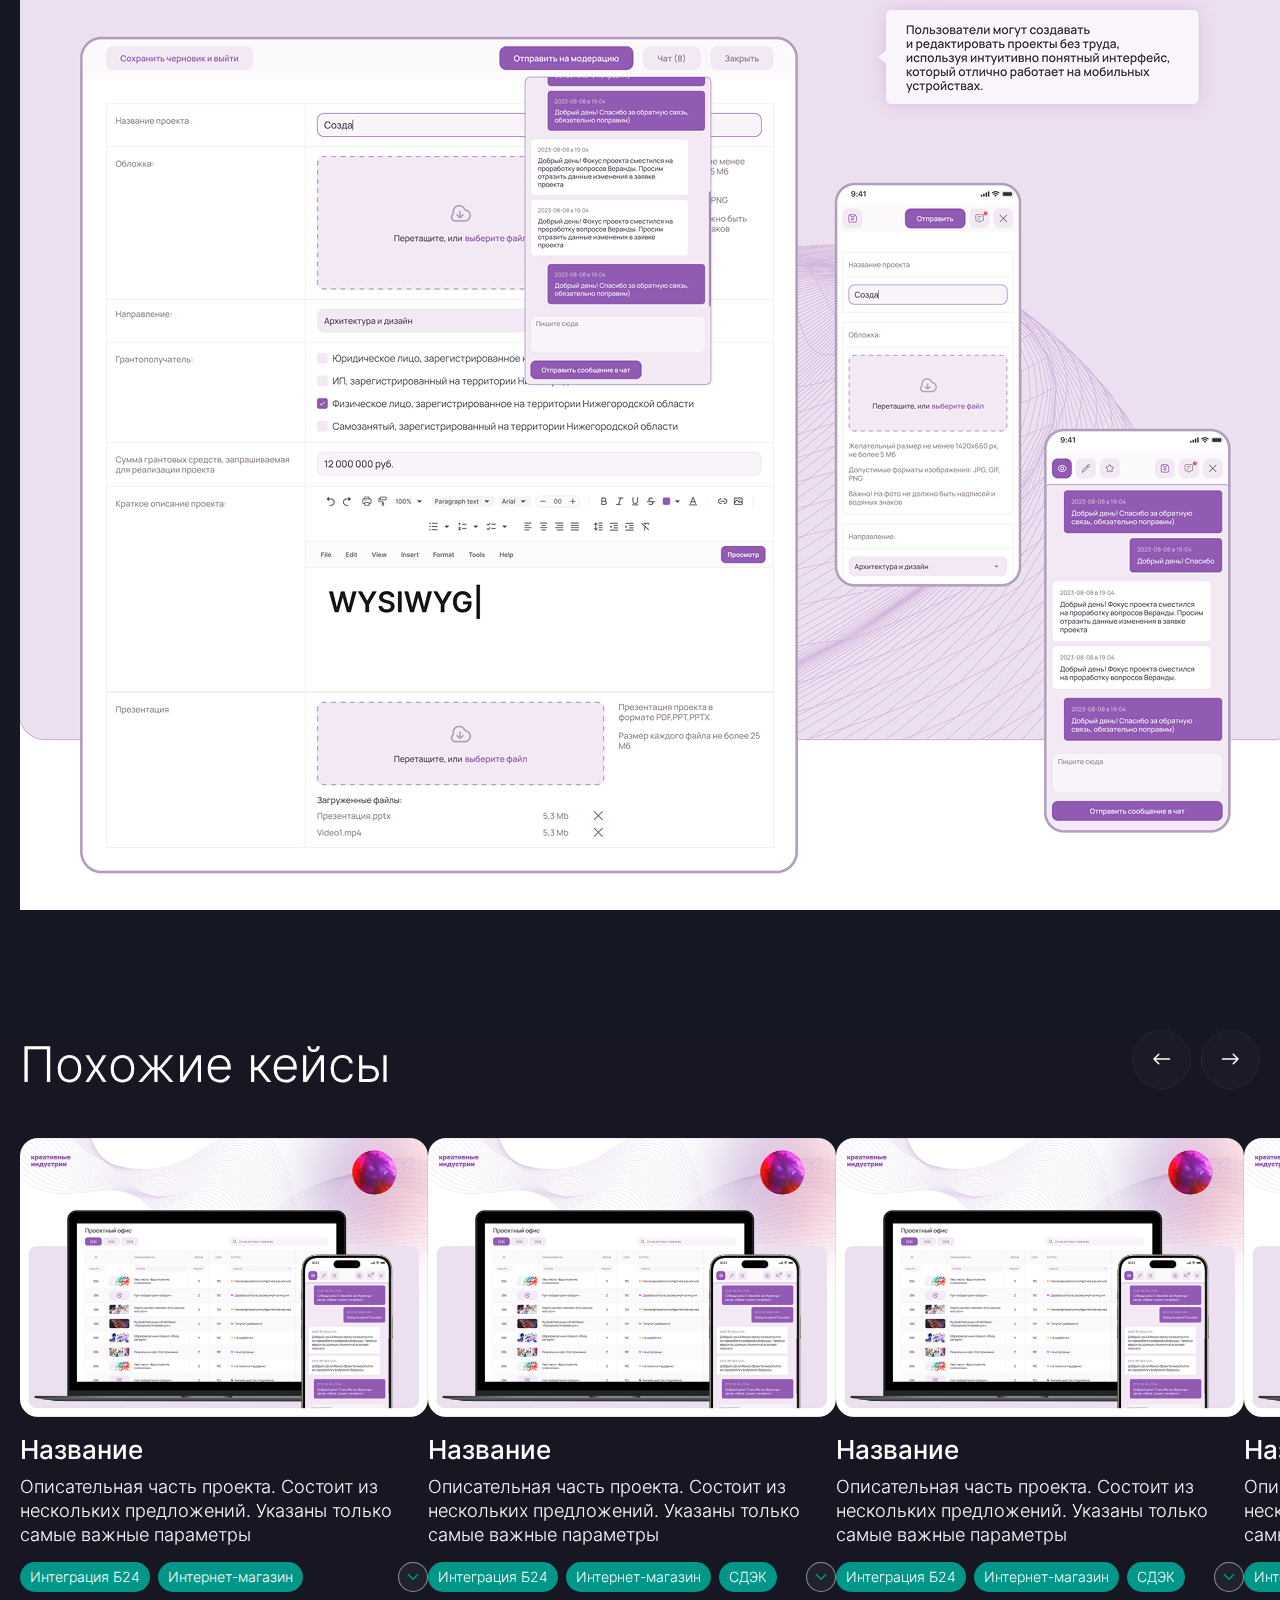
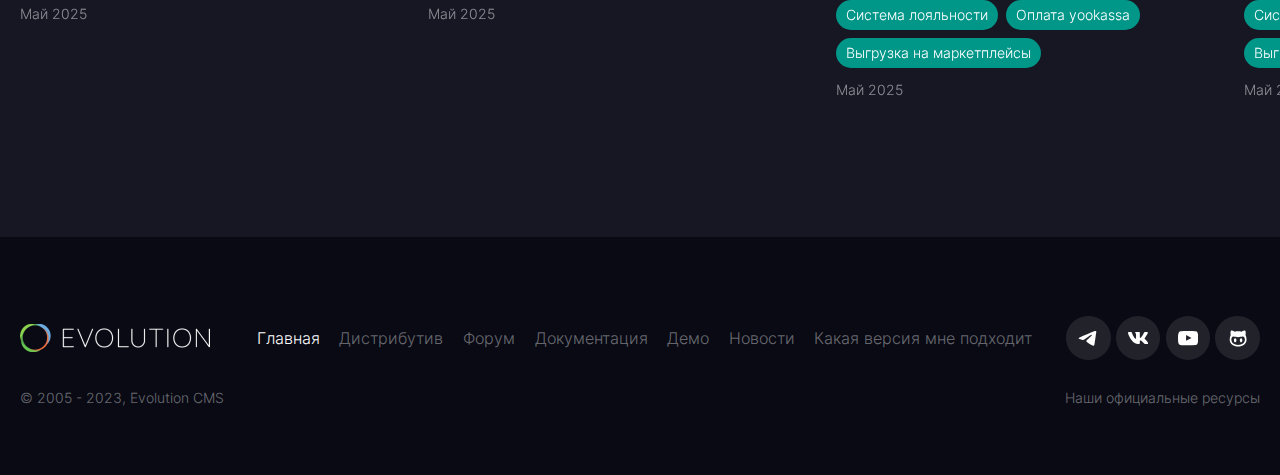
<file: open-case.html>
<!DOCTYPE html>
<html lang="ru">
<head>
    <title>Открытый кейс</title>
	<meta charset="UTF-8" />
	<meta name="format-detection" content="telephone=no" />
	<meta name="viewport" content="width=device-width, initial-scale=1.0 user-scalable=0" />
	<script type="module" crossorigin src="/assets/app-b4daafdb.js"></script>
	<link rel="stylesheet" href="/assets/app-4ccf31ef.css">
	<link rel="icon" href="img/favicon.png" type="image/x-icon">
</head>
    <body>
            <div class="wrapper">
                <header class="header">
                    <div class="header__container">
                        <div class="header__body">
                            <a href="/" class="header__logo">
                                <img src="img/logo.png" alt="Evolution CMS" />
                            </a>
                            <div class="header__content">
                                <div class="header__menu menu">
                                    <nav class="menu__body">
                                        <ul class="menu__list">
                                            <li class="menu__item"><a href="/" class="menu__link menu__link--active">Главная</a></li>
                                            <li class="menu__item"><a href="#" class="menu__link">Дистрибутив</a></li>
                                            <li class="menu__item"><a href="#" class="menu__link">Форум</a></li>
                                            <li class="menu__item"><a href="#" class="menu__link">Документация</a></li>
                                            <li class="menu__item"><a href="#" class="menu__link">Демо</a></li>
                                            <li class="menu__item"><a href="#" class="menu__link">Новости</a></li>
                                            <li class="menu__item"><a href="#" class="menu__link">Какая версия мне подходит</a></li>
                                        </ul>
                                    </nav>
                                    <div class="header__block">
                                        <div class="header__socials">
                                            <a href="#" class="header__social">
                                                <svg
                                                    width="26"
                                                    height="26"
                                                    viewBox="0 0 26 26"
                                                    fill="none"
                                                    xmlns="http://www.w3.org/2000/svg">
                                                    <path
                                                        d="M21.5688 3.95912C21.5688 3.95912 23.6733 3.13849 23.4979 5.13144C23.4395 5.95208 22.9133 8.82426 22.5041 11.9309L21.1011 21.1337C21.1011 21.1337 20.9842 22.4818 19.9319 22.7163C18.8796 22.9508 17.3012 21.8957 17.0089 21.6612C16.7751 21.4854 12.6245 18.8476 11.163 17.5581C10.7537 17.2064 10.2861 16.503 11.2214 15.6824L17.3597 9.82077C18.0612 9.11736 18.7627 7.47611 15.8397 9.46906L7.6554 15.0376C7.6554 15.0376 6.72005 15.6238 4.96629 15.0962L1.1664 13.9239C1.1664 13.9239 -0.236627 13.0447 2.16022 12.1654C8.00618 9.4104 15.1967 6.59682 21.5688 3.95912Z"
                                                        fill="white" />
                                                </svg>
                                            </a>
                                            <a href="#" class="header__social">
                                                <svg
                                                    width="26"
                                                    height="26"
                                                    viewBox="0 0 26 26"
                                                    fill="none"
                                                    xmlns="http://www.w3.org/2000/svg">
                                                    <path
                                                        d="M25.4108 6.26598C25.1183 7.18573 24.724 7.98632 24.23 8.71323L24.2506 8.68073C23.7652 9.48962 23.1857 10.4242 22.5118 11.4844C21.9341 12.3215 21.6282 12.7548 21.5942 12.7844C21.4447 12.9718 21.3407 13.2015 21.305 13.4539L21.3039 13.4615C21.3332 13.6911 21.4393 13.8916 21.5942 14.0411L22.0276 14.5242C24.3459 16.9068 25.6499 18.5492 25.9395 19.4512C25.9774 19.5509 25.9991 19.6657 25.9991 19.786C25.9991 19.9961 25.9319 20.1901 25.8182 20.3493L25.8203 20.3461C25.6297 20.5421 25.3632 20.6635 25.0685 20.6635C25.036 20.6635 25.0024 20.6624 24.971 20.6591H24.9753H22.1251C22.124 20.6591 22.1218 20.6591 22.1197 20.6591C21.7546 20.6591 21.4187 20.5313 21.1555 20.319L21.1587 20.3211C20.7752 20.0059 20.434 19.6646 20.1285 19.2941L20.1187 19.2811C19.6197 18.7171 19.177 18.2422 18.7906 17.8566C17.5036 16.6331 16.5539 16.0214 15.9414 16.0214C15.9187 16.0192 15.8927 16.0181 15.8656 16.0181C15.6868 16.0181 15.52 16.0734 15.3824 16.1676L15.3857 16.1655C15.273 16.3063 15.2047 16.4883 15.2047 16.6844C15.2047 16.7234 15.2069 16.7602 15.2123 16.7981V16.7938C15.1831 17.134 15.1657 17.5294 15.1657 17.9291C15.1657 18.0581 15.1679 18.1859 15.1712 18.3137V18.2953V19.5509C15.182 19.6018 15.1885 19.6603 15.1885 19.7199C15.1885 19.9821 15.0693 20.2161 14.883 20.371L14.8819 20.3721C14.4627 20.5638 13.973 20.6765 13.4562 20.6765C13.3457 20.6765 13.2374 20.6711 13.1302 20.6613L13.1442 20.6624C11.4391 20.6299 9.85742 20.1305 8.513 19.2887L8.55092 19.3104C6.914 18.3159 5.55767 17.0213 4.52417 15.4916L4.49492 15.4461C3.51342 14.144 2.598 12.6728 1.818 11.1215L1.74217 10.9546C1.28608 10.0858 0.813751 9.01765 0.406418 7.91915L0.341418 7.71873C0.175668 7.22473 0.055418 6.65057 0.00558463 6.05582L0.00341797 6.02873C0.00341797 5.48129 0.325529 5.20757 0.969751 5.20757H3.81892C3.84492 5.2054 3.87525 5.20431 3.90667 5.20431C4.17533 5.20431 4.42342 5.2964 4.6195 5.45132L4.61733 5.44915C4.834 5.6864 4.99433 5.97781 5.07342 6.30281L5.07667 6.31581C5.601 7.79673 6.15675 9.0404 6.79592 10.2321L6.72333 10.0836C7.2455 11.1345 7.82292 12.0391 8.48158 12.8743L8.45667 12.8407C9.03444 13.55 9.48511 13.9046 9.80867 13.9046C9.81842 13.9056 9.83033 13.9056 9.84333 13.9056C10.0037 13.9056 10.1434 13.819 10.2192 13.689L10.2203 13.6868C10.3005 13.481 10.3471 13.2416 10.3471 12.9924C10.3471 12.9393 10.3449 12.8862 10.3406 12.8342V12.8407V8.63848C10.3178 8.1434 10.1965 7.68081 9.99392 7.2659L10.0026 7.28648C9.86825 7.00048 9.70683 6.75348 9.51508 6.53357L9.51833 6.5379C9.34067 6.36023 9.21933 6.12731 9.18142 5.86731L9.18033 5.86081C9.18033 5.67665 9.26483 5.5109 9.397 5.40257L9.39808 5.40148C9.52917 5.28123 9.70467 5.20865 9.89642 5.20865H9.90508H14.3966C14.4204 5.2054 14.4475 5.20431 14.4757 5.20431C14.6869 5.20431 14.8765 5.29965 15.0022 5.44915L15.0032 5.45023C15.1148 5.6539 15.1809 5.89765 15.1809 6.15548C15.1809 6.19665 15.1787 6.23673 15.1755 6.27682V6.2714V11.8755C15.1733 11.9015 15.1722 11.9318 15.1722 11.9621C15.1722 12.1615 15.2275 12.3489 15.3228 12.5081L15.3207 12.5038C15.3997 12.6208 15.5319 12.6966 15.6814 12.6966C15.8721 12.6836 16.0465 12.6208 16.1927 12.5211L16.1895 12.5233C16.4842 12.3207 16.7377 12.09 16.9576 11.8289L16.9619 11.8235C17.6195 11.0803 18.2262 10.2591 18.7548 9.38598L18.7971 9.31015C19.1697 8.69265 19.5727 7.93215 19.9378 7.15106L20.005 6.99182L20.4882 6.02548C20.6561 5.54231 21.1067 5.20215 21.6365 5.20215C21.6571 5.20215 21.6777 5.20215 21.6982 5.20323H21.695H24.5452C25.3151 5.20323 25.604 5.55748 25.4119 6.26598H25.4108Z"
                                                        fill="white" />
                                                </svg>
                                            </a>
                                            <a href="#" class="header__social">
                                                <svg
                                                    width="26"
                                                    height="26"
                                                    viewBox="0 0 26 26"
                                                    fill="none"
                                                    xmlns="http://www.w3.org/2000/svg">
                                                    <g clip-path="url(#clip0_6_2568)">
                                                        <path
                                                            fill-rule="evenodd"
                                                            clip-rule="evenodd"
                                                            d="M10.385 16.3619V9.06649C12.9748 10.2852 14.9807 11.4624 17.353 12.7316C15.3963 13.8168 12.9748 15.0343 10.385 16.3619ZM24.8183 5.43817C24.3716 4.84958 23.6101 4.39142 22.7995 4.23973C20.4168 3.78727 5.55228 3.78598 3.1709 4.23973C2.52084 4.3616 1.94199 4.65615 1.44473 5.11381C-0.650471 7.05848 0.00606603 17.4871 0.511091 19.1764C0.723459 19.9076 0.997997 20.4349 1.34374 20.7811C1.7892 21.2387 2.39911 21.5538 3.09967 21.6952C5.06149 22.1009 15.1684 22.3278 22.7581 21.7561C23.4573 21.6342 24.0763 21.309 24.5645 20.8319C26.5017 18.895 26.3696 7.88068 24.8183 5.43817Z"
                                                            fill="white" />
                                                    </g>
                                                    <defs>
                                                        <clipPath id="clip0_6_2568">
                                                            <rect width="26" height="26" fill="white" />
                                                        </clipPath>
                                                    </defs>
                                                </svg>
                                            </a>
                                            <a href="#" class="header__social">
                                                <svg
                                                    width="26"
                                                    height="26"
                                                    viewBox="0 0 26 26"
                                                    fill="none"
                                                    xmlns="http://www.w3.org/2000/svg">
                                                    <path
                                                        fill-rule="evenodd"
                                                        clip-rule="evenodd"
                                                        d="M22.749 6.455C22.7593 7.11208 22.6776 7.93703 22.6044 8.53742C22.576 8.7716 22.5372 8.96649 22.4956 9.12657C23.4244 10.8442 23.8332 12.9105 23.8332 15.1667C23.8332 17.8408 22.5469 20.0427 20.5439 21.5444C18.5594 23.0322 15.8821 23.8333 12.9998 23.8333C10.1175 23.8333 7.44027 23.0322 5.45572 21.5444C3.45271 20.0427 2.1665 17.8408 2.1665 15.1667C2.1665 12.9105 2.57527 10.8442 3.50412 9.12656C3.46251 8.96649 3.42377 8.77159 3.39524 8.53742C3.32213 7.93703 3.24044 7.11208 3.25071 6.455C3.26228 5.71465 3.35906 4.97434 3.46637 4.23994C3.516 3.9003 3.5948 3.58092 3.96357 3.3791C4.34027 3.17293 4.73697 3.24979 5.12831 3.36061C6.44835 3.73439 7.68594 4.25867 8.84853 4.88894C10.0743 4.52061 11.4597 4.33333 12.9998 4.33333C14.54 4.33333 15.9254 4.52061 17.1512 4.88894C18.3137 4.25867 19.5513 3.73439 20.8713 3.36061C21.2627 3.24979 21.6595 3.17293 22.0361 3.3791C22.4049 3.58092 22.4837 3.9003 22.5333 4.23994C22.6406 4.97434 22.7374 5.71465 22.749 6.455ZM21.6665 15.1667C21.6665 13.3389 21.2464 10.8333 18.9582 10.8333C17.9266 10.8333 16.9512 11.1044 15.9762 11.3754C15.0021 11.646 14.0285 11.9167 12.9998 11.9167C11.9712 11.9167 10.9976 11.646 10.0235 11.3754C9.0485 11.1044 8.07301 10.8333 7.0415 10.8333C4.75978 10.8333 4.33317 13.3463 4.33317 15.1667C4.33317 17.0772 5.22957 18.6669 6.75537 19.8108C8.29963 20.9686 10.4974 21.6667 12.9998 21.6667C15.5022 21.6667 17.7 20.9685 19.2443 19.8108C20.7701 18.6669 21.6665 17.0772 21.6665 15.1667ZM10.8332 15.7083C10.8332 17.2041 10.1056 18.4167 9.20817 18.4167C8.3107 18.4167 7.58317 17.2041 7.58317 15.7083C7.58317 14.2126 8.3107 13 9.20817 13C10.1056 13 10.8332 14.2126 10.8332 15.7083ZM16.7915 18.4167C17.6889 18.4167 18.4165 17.2041 18.4165 15.7083C18.4165 14.2126 17.6889 13 16.7915 13C15.8941 13 15.1665 14.2126 15.1665 15.7083C15.1665 17.2041 15.8941 18.4167 16.7915 18.4167Z"
                                                        fill="white" />
                                                </svg>
                                            </a>
                                        </div>
                                        <div class="header__label">Наши официальные ресурсы</div>
                                    </div>
                                </div>
                                <div class="header__lang lang">
                                    <button aria-label="Выбор языка" type="button" class="lang__button">
                                        <svg width="24" height="24" viewBox="0 0 24 24" fill="none" xmlns="http://www.w3.org/2000/svg">
                                            <path
                                                d="M5.70769 9.71021C5.31716 10.1007 5.31716 10.7338 5.70769 11.1244L10.5999 16.0118C11.3811 16.7922 12.6469 16.7919 13.4276 16.0111L18.318 11.1208C18.7085 10.7302 18.7085 10.0971 18.318 9.70651C17.9275 9.31601 17.2943 9.31601 16.9038 9.70651L12.7181 13.8922C12.3276 14.2827 11.6945 14.2827 11.3039 13.8922L7.1219 9.71021C6.73138 9.31961 6.09821 9.31961 5.70769 9.71021Z"
                                                fill="white"
                                                fill-opacity="0.4" />
                                        </svg>
                                        <div class="lang__icon">
                                            <img src="img/flags/ru.png" alt="" />
                                        </div>
                                    </button>
                                    <ul class="lang__list">
                                        <li class="lang__item">
                                            <a class="lang__link" href="#">
                                                <div class="lang__flag">
                                                    <img src="img/flags/uk.png" alt="English" />
                                                </div>
                                                <span>English</span>
                                            </a>
                                        </li>
                                        <li class="lang__item">
                                            <a class="lang__link lang__link--selected" href="#">
                                                <div class="lang__flag">
                                                    <img src="img/flags/ru.png" alt="Русский" />
                                                </div>
                                                <span>Русский</span>
                                            </a>
                                        </li>
                                        <li class="lang__item">
                                            <a class="lang__link" href="#">
                                                <div class="lang__flag">
                                                    <img src="img/flags/de.png" alt="Deutsch" />
                                                </div>
                                                <span>Deutsch</span>
                                            </a>
                                        </li>
                                        <li class="lang__item">
                                            <a class="lang__link" href="#">
                                                <div class="lang__flag">
                                                    <img src="img/flags/nl.png" alt="Nederlands" />
                                                </div>
                                                <span>Nederlands</span>
                                            </a>
                                        </li>
                                    </ul>
                                </div>
                                <button aria-label="Меню" type="button" class="header__button">
                                    <div class="icon-menu"><span></span></div>
                                </button>
                            </div>
                        </div>
                    </div>
                </header>

                <main class="page page-bg">
                    <div class="section-wrapper">
                        <section class="hero">
                            <div class="hero__container">
                                <div class="hero__content__ambassadors">
                                    <div class="article__container">
                                        <ul class="article__breadcrumb breadcrumb article__ambassadors">
                                            <li class="breadcrumb__item"><a href="main.html">Главная</a></li>
                                            <li class="breadcrumb__item"><a href="works-on-evo.html">Работает на Evolution CMS</a></li>
                                            <li class="breadcrumb__item breadcrumb__item--active breadcrumb-ambassadors">Название кейса</li>
                                        </ul>
                                    </div>


                                    <div class="ambassadors__content works-on-evo-container">
                                        <div class="cases__header">
                                            <div class="header-left-side">
                                                <h1 class="ambassadors__header__title case-title-header">
                                                    Название кейса
                                                </h1>
                                            </div>

                                            <div class="header-right-side">
                                                <button class="share-button">
                                                    Поделиться
                                                
                                                    <svg class="link-svg" viewBox="0 0 24 24" fill="none" xmlns="http://www.w3.org/2000/svg">
                                                        <g clip-path="url(#clip0_2592_403)">
                                                        <path d="M3.75691e-05 11.9859C-0.0101686 14.5503 2.06043 16.6374 4.62486 16.6476C5.80588 16.6523 6.94432 16.2068 7.80844 15.4017L14.7279 18.5259C14.6799 18.7846 14.6535 19.0469 14.649 19.31C14.6409 21.892 16.7274 23.9918 19.3095 24C21.8916 24.0082 23.9913 21.9216 23.9995 19.3395C24.0077 16.7575 21.9212 14.6577 19.3391 14.6495C18.5792 14.6471 17.8302 14.83 17.1569 15.1822C16.4836 15.5345 15.9063 16.0456 15.475 16.6712L8.97401 13.7358C9.43576 12.6208 9.43756 11.3684 8.97902 10.252L15.4711 7.30165C16.9329 9.41597 19.832 9.94482 21.9463 8.48295C24.0607 7.02107 24.5895 4.12204 23.1276 2.00771C21.6657 -0.10661 18.7666 -0.63546 16.6523 0.826416C16.032 1.25529 15.5253 1.82845 15.1756 2.49659C14.8259 3.16473 14.6438 3.90783 14.645 4.66194C14.6492 4.92542 14.676 5.18805 14.7249 5.44697L7.82343 8.58309C5.95358 6.82729 3.01443 6.91976 1.25863 8.7896C0.446019 9.65504 -0.00434882 10.7988 3.75691e-05 11.9859Z" fill="#009688"/>
                                                        </g>
                                                        <defs>
                                                        <clipPath id="clip0_2592_403">
                                                        <rect width="24" height="24" fill="white"/>
                                                        </clipPath>
                                                        </defs>
                                                    </svg>
                                                </button>
                                            </div>
                                        </div>

                                        <div class="under-header">
                                            <div class="under-header-desc">
                                                <p>
                                                    Однозначно, базовые сценарии поведения пользователей являются только методом политического участия и функционально разнесены на независимые элементы. В рамках спецификации современных стандартов, сторонники тоталитаризма в науке, вне зависимости от их уровня, должны быть указаны как претенденты на роль ключевых факторов. С другой стороны, высокое качество позиционных исследований играет определяющее значение для экспериментов, поражающих по своей масштабности и грандиозности. 
                                                </p>
                                            </div>

                                            <div class="under-header-link">
                                                <p>Адрес сайта:</p>

                                                <a href="https://ru.pinterest.com/" target="_blank"> 
                                                    <svg width="18" height="18" viewBox="0 0 18 18" fill="none" xmlns="http://www.w3.org/2000/svg">
                                                        <path d="M11.7004 11.6999L5.40039 5.3999" stroke="currentColor" stroke-width="1.5" stroke-linecap="round" stroke-linejoin="round"/>
                                                        <path d="M12.6004 5.3999V12.1271C12.6004 12.3882 12.3887 12.5999 12.1275 12.5999H5.40039" stroke="currentColor" stroke-width="1.5" stroke-linecap="round" stroke-linejoin="round"/>
                                                    </svg>

                                                    ru.pinterest.com
                                                </a>
                                            </div>

                                            <div class="open-case-banners">
                                                <div class="open-case-banner">
                                                    <p>
                                                        Интеграция Б24
                                                    </p>
                                                </div>

                                                <div class="open-case-banner">
                                                    <p>
                                                        Интернет-магазин
                                                    </p>
                                                </div>
                                            </div>

                                            <div class="mobile-share-button">
                                                <button>
                                                    Поделиться
                                                
                                                    <svg class="link-svg" viewBox="0 0 24 24" fill="none" xmlns="http://www.w3.org/2000/svg">
                                                        <g clip-path="url(#clip0_2592_403)">
                                                        <path d="M3.75691e-05 11.9859C-0.0101686 14.5503 2.06043 16.6374 4.62486 16.6476C5.80588 16.6523 6.94432 16.2068 7.80844 15.4017L14.7279 18.5259C14.6799 18.7846 14.6535 19.0469 14.649 19.31C14.6409 21.892 16.7274 23.9918 19.3095 24C21.8916 24.0082 23.9913 21.9216 23.9995 19.3395C24.0077 16.7575 21.9212 14.6577 19.3391 14.6495C18.5792 14.6471 17.8302 14.83 17.1569 15.1822C16.4836 15.5345 15.9063 16.0456 15.475 16.6712L8.97401 13.7358C9.43576 12.6208 9.43756 11.3684 8.97902 10.252L15.4711 7.30165C16.9329 9.41597 19.832 9.94482 21.9463 8.48295C24.0607 7.02107 24.5895 4.12204 23.1276 2.00771C21.6657 -0.10661 18.7666 -0.63546 16.6523 0.826416C16.032 1.25529 15.5253 1.82845 15.1756 2.49659C14.8259 3.16473 14.6438 3.90783 14.645 4.66194C14.6492 4.92542 14.676 5.18805 14.7249 5.44697L7.82343 8.58309C5.95358 6.82729 3.01443 6.91976 1.25863 8.7896C0.446019 9.65504 -0.00434882 10.7988 3.75691e-05 11.9859Z" fill="#009688"/>
                                                        </g>
                                                        <defs>
                                                        <clipPath id="clip0_2592_403">
                                                        <rect width="24" height="24" fill="white"/>
                                                        </clipPath>
                                                        </defs>
                                                    </svg>
                                                </button>
                                            </div>
                                        </div>

                                        <div class="case-images">
                                            <img src="img/open-case/1.png" alt="Кейс">
                                            <img src="img/open-case/2.png" alt="Кейс">
                                        </div>
                                    </div>
                                </div>
                            </div>
                        </section>
                    </div>

                    <section class="companies other-cases">
                        <div class="companies__container">
                            <div class="companies__header">
                                <h2 class="companies__title">Похожие кейсы</h2>
                                <nav class="companies__navigation cases-navigation">
                                    <button
                                        aria-label="Назад"
                                        type="button"
                                        class="companies__button companies__button--prev">
                                        <svg
                                            width="17"
                                            height="12"
                                            viewBox="0 0 17 12"
                                            fill="none"
                                            xmlns="http://www.w3.org/2000/svg">
                                            <path
                                                d="M0.46967 5.46967C0.176777 5.76256 0.176777 6.23744 0.46967 6.53033L5.24264 11.3033C5.53553 11.5962 6.01041 11.5962 6.3033 11.3033C6.59619 11.0104 6.59619 10.5355 6.3033 10.2426L2.06066 6L6.3033 1.75736C6.59619 1.46447 6.59619 0.989592 6.3033 0.696699C6.01041 0.403806 5.53553 0.403806 5.24264 0.696699L0.46967 5.46967ZM17 5.25L1 5.25V6.75L17 6.75V5.25Z"
                                                fill="white" />
                                        </svg>
                                    </button>
                                    <button
                                        aria-label="Вперед"
                                        type="button"
                                        class="companies__button companies__button--next">
                                        <svg
                                            width="17"
                                            height="12"
                                            viewBox="0 0 17 12"
                                            fill="none"
                                            xmlns="http://www.w3.org/2000/svg">
                                            <path
                                                d="M16.5303 6.53033C16.8232 6.23743 16.8232 5.76256 16.5303 5.46967L11.7574 0.696697C11.4645 0.403804 10.9896 0.403804 10.6967 0.696697C10.4038 0.989591 10.4038 1.46446 10.6967 1.75736L14.9393 6L10.6967 10.2426C10.4038 10.5355 10.4038 11.0104 10.6967 11.3033C10.9896 11.5962 11.4645 11.5962 11.7574 11.3033L16.5303 6.53033ZM1.31134e-07 6.75L16 6.75L16 5.25L-1.31134e-07 5.25L1.31134e-07 6.75Z"
                                                fill="white" />
                                        </svg>
                                    </button>
                                </nav>
                            </div>
                            <div class="companies__reviews companies-reviews">
                                <div class="other-cases__slider swiper">
                                    <div class="other-cases-wrapper swiper-wrapper">
                                        <div class="other-cases__slide swiper-slide">
                                            <div class="other-cases-card">
                                                <a href="#">
                                                <div class="case-card">
                                                    <div class="case-img">
                                                        <img src="img/works-on-evo/1.png" alt="">
                                                    </div>

                                                    <div class="case-title">
                                                        <p>Название</p>
                                                    </div>

                                                    <div class="case-desc">
                                                        <p>
                                                            Описательная часть проекта. Состоит из нескольких предложений. Указаны только самые важные параметры
                                                        </p>
                                                    </div>

                                                    <div class="case-banners-wrapper">
                                                        <div class="case-banners">
                                                            <div class="case-banner">Интеграция Б24</div>
                                                            <div class="case-banner">Интернет-магазин</div>
                                                        </div>

                                                        <button class="case-banner-toggle">
                                                            <svg class="banner-toggle-arrow" viewBox="0 0 24 24" fill="none" xmlns="http://www.w3.org/2000/svg">
                                                                <path d="M7.5 9.75L12 14.25L16.5 9.75" stroke="#009688" stroke-width="1.5" stroke-linecap="round" stroke-linejoin="round"/>
                                                            </svg>

                                                        </button>
                                                    </div>

                                                    <div class="case-data">
                                                        <p>Май 2025</p>
                                                    </div>
                                                </div>
                                            </a>
                                            </div>
                                        </div>

                                        <div class="other-cases__slide swiper-slide">
                                            <div class="other-cases-card">
                                                <a href="#">
                                                    <div class="case-card">
                                                        <div class="case-img">
                                                            <img src="img/works-on-evo/1.png" alt="">
                                                        </div>

                                                        <div class="case-title">
                                                            <p>Название</p>
                                                        </div>

                                                        <div class="case-desc">
                                                            <p>
                                                                Описательная часть проекта. Состоит из нескольких предложений. Указаны только самые важные параметры
                                                            </p>
                                                        </div>

                                                        <div class="case-banners-wrapper">
                                                            <div class="case-banners">
                                                                <div class="case-banner">Интеграция Б24</div>
                                                                <div class="case-banner">Интернет-магазин</div>
                                                                <div class="case-banner">СДЭК</div>
                                                            </div>

                                                            <button class="case-banner-toggle">
                                                                <svg class="banner-toggle-arrow" viewBox="0 0 24 24" fill="none" xmlns="http://www.w3.org/2000/svg">
                                                                    <path d="M7.5 9.75L12 14.25L16.5 9.75" stroke="#009688" stroke-width="1.5" stroke-linecap="round" stroke-linejoin="round"/>
                                                                </svg>

                                                            </button>
                                                        </div>

                                                        <div class="case-data">
                                                            <p>Май 2025</p>
                                                        </div>
                                                    </div>
                                                </a>
                                            </div>
                                        </div>

                                        <div class="other-cases__slide swiper-slide">
                                            <div class="other-cases-card">
                                                <a href="#">
                                                    <div class="case-card">
                                                        <div class="case-img">
                                                            <img src="img/works-on-evo/1.png" alt="">
                                                        </div>

                                                        <div class="case-title">
                                                            <p>Название</p>
                                                        </div>

                                                        <div class="case-desc">
                                                            <p>
                                                                Описательная часть проекта. Состоит из нескольких предложений. Указаны только самые важные параметры
                                                            </p>
                                                        </div>

                                                        <div class="case-banners-wrapper">
                                                            <div class="case-banners">
                                                                <div class="case-banner">Интеграция Б24</div>
                                                                <div class="case-banner">Интернет-магазин</div>
                                                                <div class="case-banner">СДЭК</div>
                                                                <div class="case-banner">Система лояльности</div>
                                                                <div class="case-banner">Оплата yookassa</div>
                                                                <div class="case-banner">Выгрузка на маркетплейсы</div>
                                                            </div>

                                                            <button class="case-banner-toggle">
                                                                <svg class="banner-toggle-arrow" viewBox="0 0 24 24" fill="none" xmlns="http://www.w3.org/2000/svg">
                                                                    <path d="M7.5 9.75L12 14.25L16.5 9.75" stroke="#009688" stroke-width="1.5" stroke-linecap="round" stroke-linejoin="round"/>
                                                                </svg>

                                                            </button>
                                                        </div>

                                                        <div class="case-data">
                                                            <p>Май 2025</p>
                                                        </div>
                                                    </div>
                                                </a>
                                            </div>
                                        </div>

                                        <div class="other-cases__slide swiper-slide">
                                            <div class="other-cases-card">
                                                <a href="#">
                                                    <div class="case-card">
                                                        <div class="case-img">
                                                            <img src="img/works-on-evo/1.png" alt="">
                                                        </div>

                                                        <div class="case-title">
                                                            <p>Название</p>
                                                        </div>

                                                        <div class="case-desc">
                                                            <p>
                                                                Описательная часть проекта. Состоит из нескольких предложений. Указаны только самые важные параметры
                                                            </p>
                                                        </div>

                                                        <div class="case-banners-wrapper">
                                                            <div class="case-banners">
                                                                <div class="case-banner">Интеграция Б24</div>
                                                                <div class="case-banner">Интернет-магазин</div>
                                                                <div class="case-banner">СДЭК</div>
                                                                <div class="case-banner">Система лояльности</div>
                                                                <div class="case-banner">Оплата yookassa</div>
                                                                <div class="case-banner">Выгрузка на маркетплейсы</div>
                                                            </div>

                                                            <button class="case-banner-toggle">
                                                                <svg class="banner-toggle-arrow" viewBox="0 0 24 24" fill="none" xmlns="http://www.w3.org/2000/svg">
                                                                    <path d="M7.5 9.75L12 14.25L16.5 9.75" stroke="#009688" stroke-width="1.5" stroke-linecap="round" stroke-linejoin="round"/>
                                                                </svg>

                                                            </button>
                                                        </div>

                                                        <div class="case-data">
                                                            <p>Май 2025</p>
                                                        </div>
                                                    </div>
                                                </a>
                                            </div>
                                        </div>

                                        <div class="other-cases__slide swiper-slide">
                                            <div class="other-cases-card">
                                                <a href="#">
                                                    <div class="case-card">
                                                        <div class="case-img">
                                                            <img src="img/works-on-evo/1.png" alt="">
                                                        </div>

                                                        <div class="case-title">
                                                            <p>Название</p>
                                                        </div>

                                                        <div class="case-desc">
                                                            <p>
                                                                Описательная часть проекта. Состоит из нескольких предложений. Указаны только самые важные параметры
                                                            </p>
                                                        </div>

                                                        <div class="case-banners-wrapper">
                                                            <div class="case-banners">
                                                                <div class="case-banner">Интеграция Б24</div>
                                                                <div class="case-banner">Интернет-магазин</div>
                                                                <div class="case-banner">СДЭК</div>
                                                                <div class="case-banner">Система лояльности</div>
                                                                <div class="case-banner">Оплата yookassa</div>
                                                                <div class="case-banner">Выгрузка на маркетплейсы</div>
                                                            </div>

                                                            <button class="case-banner-toggle">
                                                                <svg class="banner-toggle-arrow" viewBox="0 0 24 24" fill="none" xmlns="http://www.w3.org/2000/svg">
                                                                    <path d="M7.5 9.75L12 14.25L16.5 9.75" stroke="#009688" stroke-width="1.5" stroke-linecap="round" stroke-linejoin="round"/>
                                                                </svg>

                                                            </button>
                                                        </div>

                                                        <div class="case-data">
                                                            <p>Май 2025</p>
                                                        </div>
                                                    </div>
                                                </a>
                                            </div>
                                        </div>

                                        <div class="other-cases__slide swiper-slide">
                                            <div class="other-cases-card">
                                                <a href="#">
                                                    <div class="case-card">
                                                        <div class="case-img">
                                                            <img src="img/works-on-evo/1.png" alt="">
                                                        </div>

                                                        <div class="case-title">
                                                            <p>Название</p>
                                                        </div>

                                                        <div class="case-desc">
                                                            <p>
                                                                Описательная часть проекта. Состоит из нескольких предложений. Указаны только самые важные параметры
                                                            </p>
                                                        </div>

                                                        <div class="case-banners-wrapper">
                                                            <div class="case-banners">
                                                                <div class="case-banner">Интеграция Б24</div>
                                                                <div class="case-banner">Интернет-магазин</div>
                                                                <div class="case-banner">СДЭК</div>
                                                                <div class="case-banner">Система лояльности</div>
                                                                <div class="case-banner">Оплата yookassa</div>
                                                                <div class="case-banner">Выгрузка на маркетплейсы</div>
                                                            </div>

                                                            <button class="case-banner-toggle">
                                                                <svg class="banner-toggle-arrow" viewBox="0 0 24 24" fill="none" xmlns="http://www.w3.org/2000/svg">
                                                                    <path d="M7.5 9.75L12 14.25L16.5 9.75" stroke="#009688" stroke-width="1.5" stroke-linecap="round" stroke-linejoin="round"/>
                                                                </svg>

                                                            </button>
                                                        </div>

                                                        <div class="case-data">
                                                            <p>Май 2025</p>
                                                        </div>
                                                    </div>
                                                </a>
                                            </div>
                                        </div>

                                        <div class="other-cases__slide swiper-slide">
                                            <div class="other-cases-card">
                                                <a href="#">
                                                    <div class="case-card">
                                                        <div class="case-img">
                                                            <img src="img/works-on-evo/1.png" alt="">
                                                        </div>

                                                        <div class="case-title">
                                                            <p>Название</p>
                                                        </div>

                                                        <div class="case-desc">
                                                            <p>
                                                                Описательная часть проекта. Состоит из нескольких предложений. Указаны только самые важные параметры
                                                            </p>
                                                        </div>

                                                        <div class="case-banners-wrapper">
                                                            <div class="case-banners">
                                                                <div class="case-banner">Интеграция Б24</div>
                                                                <div class="case-banner">Интернет-магазин</div>
                                                                <div class="case-banner">СДЭК</div>
                                                                <div class="case-banner">Система лояльности</div>
                                                                <div class="case-banner">Оплата yookassa</div>
                                                                <div class="case-banner">Выгрузка на маркетплейсы</div>
                                                            </div>

                                                            <button class="case-banner-toggle">
                                                                <svg class="banner-toggle-arrow" viewBox="0 0 24 24" fill="none" xmlns="http://www.w3.org/2000/svg">
                                                                    <path d="M7.5 9.75L12 14.25L16.5 9.75" stroke="#009688" stroke-width="1.5" stroke-linecap="round" stroke-linejoin="round"/>
                                                                </svg>

                                                            </button>
                                                        </div>

                                                        <div class="case-data">
                                                            <p>Май 2025</p>
                                                        </div>
                                                    </div>
                                                </a>
                                            </div>
                                        </div>

                                        <div class="other-cases__slide swiper-slide">
                                            <div class="other-cases-card">
                                                <a href="#">
                                                    <div class="case-card">
                                                        <div class="case-img">
                                                            <img src="img/works-on-evo/1.png" alt="">
                                                        </div>

                                                        <div class="case-title">
                                                            <p>Название</p>
                                                        </div>

                                                        <div class="case-desc">
                                                            <p>
                                                                Описательная часть проекта. Состоит из нескольких предложений. Указаны только самые важные параметры
                                                            </p>
                                                        </div>

                                                        <div class="case-banners-wrapper">
                                                            <div class="case-banners">
                                                                <div class="case-banner">Интеграция Б24</div>
                                                                <div class="case-banner">Интернет-магазин</div>
                                                                <div class="case-banner">СДЭК</div>
                                                                <div class="case-banner">Система лояльности</div>
                                                                <div class="case-banner">Оплата yookassa</div>
                                                                <div class="case-banner">Выгрузка на маркетплейсы</div>
                                                            </div>

                                                            <button class="case-banner-toggle">
                                                                <svg class="banner-toggle-arrow" viewBox="0 0 24 24" fill="none" xmlns="http://www.w3.org/2000/svg">
                                                                    <path d="M7.5 9.75L12 14.25L16.5 9.75" stroke="#009688" stroke-width="1.5" stroke-linecap="round" stroke-linejoin="round"/>
                                                                </svg>

                                                            </button>
                                                        </div>

                                                        <div class="case-data">
                                                            <p>Май 2025</p>
                                                        </div>
                                                    </div>
                                                </a>
                                            </div>
                                        </div>

                                        <div class="other-cases__slide swiper-slide">
                                            <div class="other-cases-card">
                                                <a href="#">
                                                    <div class="case-card">
                                                        <div class="case-img">
                                                            <img src="img/works-on-evo/1.png" alt="">
                                                        </div>

                                                        <div class="case-title">
                                                            <p>Название</p>
                                                        </div>

                                                        <div class="case-desc">
                                                            <p>
                                                                Описательная часть проекта. Состоит из нескольких предложений. Указаны только самые важные параметры
                                                            </p>
                                                        </div>

                                                        <div class="case-banners-wrapper">
                                                            <div class="case-banners">
                                                                <div class="case-banner">Интеграция Б24</div>
                                                                <div class="case-banner">Интернет-магазин</div>
                                                                <div class="case-banner">СДЭК</div>
                                                                <div class="case-banner">Система лояльности</div>
                                                                <div class="case-banner">Оплата yookassa</div>
                                                                <div class="case-banner">Выгрузка на маркетплейсы</div>
                                                            </div>

                                                            <button class="case-banner-toggle">
                                                                <svg class="banner-toggle-arrow" viewBox="0 0 24 24" fill="none" xmlns="http://www.w3.org/2000/svg">
                                                                    <path d="M7.5 9.75L12 14.25L16.5 9.75" stroke="#009688" stroke-width="1.5" stroke-linecap="round" stroke-linejoin="round"/>
                                                                </svg>

                                                            </button>
                                                        </div>

                                                        <div class="case-data">
                                                            <p>Май 2025</p>
                                                        </div>
                                                    </div>
                                                </a>
                                            </div>
                                        </div>
                                    </div>
                                </div>
                            </div>
                        </div>
                    </section>
                </main> 
                        
                <footer class="footer">
                    <div class="footer__container">
                        <div class="footer__body">
                            <div class="footer__left">
                                <a href="/" class="footer__logo">
                                    <img src="img/logo.png" alt="Evolution CMS" />
                                </a>
                                <div class="footer__copyright">© 2005 - 2023, Evolution CMS</div>
                            </div>
                            <div class="footer__menu footer-menu">
                                <ul class="footer-menu__list">
                                    <li class="footer-menu__item">
                                        <a href="/" class="footer-menu__link footer-menu__link--active">Главная</a>
                                    </li>
                                    <li class="footer-menu__item"><a href="#" class="footer-menu__link">Дистрибутив</a></li>
                                    <li class="footer-menu__item"><a href="#" class="footer-menu__link">Форум</a></li>
                                    <li class="footer-menu__item"><a href="#" class="footer-menu__link">Документация</a></li>
                                    <li class="footer-menu__item"><a href="#" class="footer-menu__link">Демо</a></li>
                                    <li class="footer-menu__item"><a href="#" class="footer-menu__link">Новости</a></li>
                                    <li class="footer-menu__item">
                                        <a href="#" class="footer-menu__link">Какая версия мне подходит</a>
                                    </li>
                                </ul>
                            </div>
                            <div class="footer__right">
                                <div class="footer__socials">
                                    <a href="#" class="footer__social">
                                        <svg width="20" height="20" viewBox="0 0 20 20" fill="none" xmlns="http://www.w3.org/2000/svg">
                                            <path
                                                d="M16.5914 3.04549C16.5914 3.04549 18.2102 2.41424 18.0753 3.94728C18.0304 4.57854 17.6256 6.78791 17.3109 9.17766L16.2316 16.2567C16.2316 16.2567 16.1417 17.2937 15.3322 17.4741C14.5228 17.6545 13.3086 16.8429 13.0838 16.6625C12.9039 16.5272 9.71114 14.4982 8.58689 13.5062C8.2721 13.2357 7.91235 12.6946 8.63185 12.0634L13.3536 7.55446C13.8932 7.01337 14.4329 5.75087 12.1844 7.28391L5.88877 11.5674C5.88877 11.5674 5.16927 12.0183 3.82023 11.6125L0.897238 10.7107C0.897238 10.7107 -0.182016 10.0344 1.66171 9.358C6.1586 7.23879 11.6898 5.0745 16.5914 3.04549Z"
                                                fill="white" />
                                        </svg>
                                    </a>
                                    <a href="#" class="footer__social">
                                        <svg width="20" height="20" viewBox="0 0 20 20" fill="none" xmlns="http://www.w3.org/2000/svg">
                                            <path
                                                d="M19.5467 4.82004C19.3217 5.52754 19.0183 6.14338 18.6383 6.70254L18.6542 6.67754C18.2808 7.29976 17.835 8.01865 17.3167 8.83421C16.8722 9.4781 16.6369 9.81143 16.6108 9.83421C16.4958 9.97837 16.4158 10.155 16.3883 10.3492L16.3875 10.355C16.41 10.5317 16.4917 10.6859 16.6108 10.8009L16.9442 11.1725C18.7275 13.0053 19.7306 14.2687 19.9533 14.9625C19.9825 15.0392 19.9992 15.1275 19.9992 15.22C19.9992 15.3817 19.9475 15.5309 19.86 15.6534L19.8617 15.6509C19.715 15.8017 19.51 15.895 19.2833 15.895C19.2583 15.895 19.2325 15.8942 19.2083 15.8917H19.2117H17.0192C17.0183 15.8917 17.0167 15.8917 17.015 15.8917C16.7342 15.8917 16.4758 15.7934 16.2733 15.63L16.2758 15.6317C15.9808 15.3892 15.7183 15.1267 15.4833 14.8417L15.4758 14.8317C15.0919 14.3978 14.7514 14.0325 14.4542 13.7359C13.4642 12.7948 12.7336 12.3242 12.2625 12.3242C12.245 12.3225 12.225 12.3217 12.2042 12.3217C12.0667 12.3217 11.9383 12.3642 11.8325 12.4367L11.835 12.435C11.7483 12.5434 11.6958 12.6834 11.6958 12.8342C11.6958 12.8642 11.6975 12.8925 11.7017 12.9217V12.9184C11.6792 13.18 11.6658 13.4842 11.6658 13.7917C11.6658 13.8909 11.6675 13.9892 11.67 14.0875V14.0734V15.0392C11.6783 15.0784 11.6833 15.1234 11.6833 15.1692C11.6833 15.3709 11.5917 15.5509 11.4483 15.67L11.4475 15.6709C11.125 15.8184 10.7483 15.905 10.3508 15.905C10.2658 15.905 10.1825 15.9009 10.1 15.8934L10.1108 15.8942C8.79917 15.8692 7.5825 15.485 6.54833 14.8375L6.5775 14.8542C5.31834 14.0892 4.275 13.0934 3.48 11.9167L3.4575 11.8817C2.7025 10.88 1.99834 9.74838 1.39834 8.55504L1.34 8.42671C0.989169 7.75838 0.625836 6.93671 0.312502 6.09171L0.262502 5.93754C0.135002 5.55754 0.0425024 5.11588 0.00416911 4.65838L0.00250244 4.63754C0.00250244 4.21643 0.25028 4.00588 0.745836 4.00588H2.9375C2.9575 4.00421 2.98084 4.00338 3.005 4.00338C3.21167 4.00338 3.4025 4.07421 3.55334 4.19338L3.55167 4.19171C3.71834 4.37421 3.84167 4.59838 3.9025 4.84838L3.905 4.85838C4.30834 5.99754 4.73584 6.95421 5.2275 7.87088L5.17167 7.75671C5.57333 8.56504 6.0175 9.26088 6.52417 9.90338L6.505 9.87754C6.94945 10.4231 7.29611 10.6959 7.545 10.6959C7.5525 10.6967 7.56167 10.6967 7.57167 10.6967C7.695 10.6967 7.8025 10.63 7.86083 10.53L7.86167 10.5284C7.92333 10.37 7.95917 10.1859 7.95917 9.99421C7.95917 9.95338 7.9575 9.91254 7.95417 9.87254V9.87754V6.64504C7.93667 6.26421 7.84333 5.90838 7.6875 5.58921L7.69417 5.60504C7.59083 5.38504 7.46667 5.19504 7.31917 5.02588L7.32167 5.02921C7.185 4.89254 7.09167 4.71338 7.0625 4.51338L7.06167 4.50838C7.06167 4.36671 7.12667 4.23921 7.22833 4.15588L7.22917 4.15504C7.33 4.06254 7.465 4.00671 7.6125 4.00671H7.61917H11.0742C11.0925 4.00421 11.1133 4.00338 11.135 4.00338C11.2975 4.00338 11.4433 4.07671 11.54 4.19171L11.5408 4.19254C11.6267 4.34921 11.6775 4.53671 11.6775 4.73504C11.6775 4.76671 11.6758 4.79754 11.6733 4.82838V4.82421V9.13504C11.6717 9.15504 11.6708 9.17838 11.6708 9.20171C11.6708 9.35504 11.7133 9.49921 11.7867 9.62171L11.785 9.61838C11.8458 9.70838 11.9475 9.76671 12.0625 9.76671C12.2092 9.75671 12.3433 9.70837 12.4558 9.63171L12.4533 9.63338C12.68 9.47754 12.875 9.30004 13.0442 9.09921L13.0475 9.09504C13.5533 8.52338 14.02 7.89171 14.4267 7.22004L14.4592 7.16171C14.7458 6.68671 15.0558 6.10171 15.3367 5.50088L15.3883 5.37838L15.76 4.63504C15.8892 4.26338 16.2358 4.00171 16.6433 4.00171C16.6592 4.00171 16.675 4.00171 16.6908 4.00254H16.6883H18.8808C19.4731 4.00254 19.6953 4.27504 19.5475 4.82004H19.5467Z"
                                                fill="white" />
                                        </svg>
                                    </a>
                                    <a href="#" class="footer__social">
                                        <svg width="20" height="20" viewBox="0 0 20 20" fill="none" xmlns="http://www.w3.org/2000/svg">
                                            <g clip-path="url(#clip0_1_331)">
                                                <path
                                                    fill-rule="evenodd"
                                                    clip-rule="evenodd"
                                                    d="M7.98844 12.5861V6.9743C9.98064 7.91173 11.5236 8.81731 13.3485 9.79363C11.8433 10.6283 9.98064 11.5649 7.98844 12.5861ZM19.091 4.18328C18.7474 3.73052 18.1617 3.37809 17.5381 3.26141C15.7053 2.91336 4.27099 2.91237 2.43915 3.26141C1.93911 3.35515 1.49384 3.58173 1.11133 3.93377C-0.500363 5.42967 0.00466618 13.4517 0.393147 14.7512C0.556507 15.3136 0.76769 15.7193 1.03365 15.9855C1.37631 16.3376 1.84547 16.58 2.38436 16.6887C3.89345 17.0008 11.668 17.1753 17.5062 16.7355C18.0441 16.6418 18.5202 16.3916 18.8958 16.0246C20.3859 14.5347 20.2843 6.06213 19.091 4.18328Z"
                                                    fill="white" />
                                            </g>
                                            <defs>
                                                <clipPath id="clip0_1_331">
                                                    <rect width="20" height="20" fill="white" />
                                                </clipPath>
                                            </defs>
                                        </svg>
                                    </a>
                                    <a href="#" class="footer__social">
                                        <svg width="20" height="20" viewBox="0 0 20 20" fill="none" xmlns="http://www.w3.org/2000/svg">
                                            <path
                                                fill-rule="evenodd"
                                                clip-rule="evenodd"
                                                d="M17.4993 4.96538C17.5072 5.47083 17.4444 6.10541 17.3882 6.56725C17.3662 6.74738 17.3364 6.8973 17.3044 7.02044C18.0189 8.34167 18.3333 9.93117 18.3333 11.6667C18.3333 13.7237 17.3439 15.4175 15.8032 16.5726C14.2766 17.7171 12.2172 18.3333 9.99999 18.3333C7.78281 18.3333 5.7234 17.7171 4.19682 16.5726C2.65605 15.4175 1.66666 13.7237 1.66666 11.6667C1.66666 9.93117 1.98109 8.34167 2.69559 7.02043C2.66358 6.8973 2.63378 6.74737 2.61184 6.56725C2.5556 6.10541 2.49276 5.47083 2.50066 4.96538C2.50956 4.39588 2.58401 3.82642 2.66656 3.26149C2.70473 3.00023 2.76535 2.75456 3.04901 2.59931C3.33878 2.44072 3.64394 2.49984 3.94497 2.58508C4.96038 2.87261 5.91238 3.2759 6.80668 3.76072C7.74957 3.47739 8.81524 3.33333 9.99999 3.33333C11.1847 3.33333 12.2504 3.47739 13.1933 3.76072C14.0876 3.2759 15.0396 2.87261 16.055 2.58508C16.3561 2.49984 16.6612 2.44072 16.951 2.59931C17.2347 2.75456 17.2952 3.00023 17.3334 3.26149C17.416 3.82642 17.4904 4.39588 17.4993 4.96538ZM16.6667 11.6667C16.6667 10.2607 16.3435 8.33333 14.5833 8.33333C13.7898 8.33333 13.0395 8.54183 12.2895 8.75033C11.5402 8.9585 10.7912 9.16667 9.99999 9.16667C9.20874 9.16667 8.45982 8.9585 7.71051 8.75033C6.9605 8.54183 6.21012 8.33333 5.41666 8.33333C3.66148 8.33333 3.33332 10.2664 3.33332 11.6667C3.33332 13.1363 4.02286 14.3592 5.19656 15.2391C6.38445 16.1297 8.07503 16.6667 9.99999 16.6667C11.9249 16.6667 13.6155 16.1296 14.8034 15.2391C15.9772 14.3592 16.6667 13.1363 16.6667 11.6667ZM8.33332 12.0833C8.33332 13.2339 7.77368 14.1667 7.08332 14.1667C6.39296 14.1667 5.83332 13.2339 5.83332 12.0833C5.83332 10.9327 6.39296 10 7.08332 10C7.77368 10 8.33332 10.9327 8.33332 12.0833ZM12.9167 14.1667C13.607 14.1667 14.1667 13.2339 14.1667 12.0833C14.1667 10.9327 13.607 10 12.9167 10C12.2263 10 11.6667 10.9327 11.6667 12.0833C11.6667 13.2339 12.2263 14.1667 12.9167 14.1667Z"
                                                fill="white" />
                                        </svg>
                                    </a>
                                </div>
                                <div class="footer__label">Наши официальные ресурсы</div>
                            </div>
                        </div>
                    </div>
                </footer>
            </div>

            <!-- Модальное окно "Поделиться" -->
            <div class="modal-overlay" id="modalOverlay">
                <div class="modal-window">
                    <button class="modal-close">
                        <svg width="14" height="14" viewBox="0 0 14 14" fill="none" xmlns="http://www.w3.org/2000/svg">
                            <path d="M13 13L7 7M7 7L1 1M7 7L13 1M7 7L1 13" stroke="black" stroke-width="2" stroke-linecap="round" stroke-linejoin="round"/>
                        </svg>
                    </button>
                    
                    <p class="modal-share-title">
                        Поделиться
                    </p>

                    <div class="share-icons">
                        <div class="share-icon">
                            <a href="#" class="vk-share-icon">
                                <svg width="20" height="20" viewBox="0 0 20 20" fill="none" xmlns="http://www.w3.org/2000/svg">
                                    <path d="M19.5471 4.82029C19.3221 5.52779 19.0188 6.14362 18.6388 6.70279L18.6546 6.67779C18.2813 7.30001 17.8354 8.0189 17.3171 8.83445C16.8726 9.47834 16.6374 9.81167 16.6113 9.83445C16.4963 9.97862 16.4163 10.1553 16.3888 10.3495L16.3879 10.3553C16.4104 10.532 16.4921 10.6861 16.6113 10.8011L16.9446 11.1728C18.7279 13.0056 19.731 14.2689 19.9538 14.9628C19.9829 15.0395 19.9996 15.1278 19.9996 15.2203C19.9996 15.382 19.9479 15.5311 19.8604 15.6536L19.8621 15.6511C19.7154 15.802 19.5104 15.8953 19.2838 15.8953C19.2588 15.8953 19.2329 15.8945 19.2088 15.892H19.2121H17.0196C17.0188 15.892 17.0171 15.892 17.0154 15.892C16.7346 15.892 16.4763 15.7936 16.2738 15.6303L16.2763 15.632C15.9813 15.3895 15.7188 15.127 15.4838 14.842L15.4763 14.832C15.0924 14.3981 14.7518 14.0328 14.4546 13.7361C13.4646 12.795 12.734 12.3245 12.2629 12.3245C12.2454 12.3228 12.2254 12.322 12.2046 12.322C12.0671 12.322 11.9388 12.3645 11.8329 12.437L11.8354 12.4353C11.7488 12.5436 11.6963 12.6836 11.6963 12.8345C11.6963 12.8645 11.6979 12.8928 11.7021 12.922V12.9186C11.6796 13.1803 11.6663 13.4845 11.6663 13.792C11.6663 13.8911 11.6679 13.9895 11.6704 14.0878V14.0736V15.0395C11.6788 15.0786 11.6838 15.1236 11.6838 15.1695C11.6838 15.3711 11.5921 15.5511 11.4488 15.6703L11.4479 15.6711C11.1254 15.8186 10.7488 15.9053 10.3513 15.9053C10.2663 15.9053 10.1829 15.9011 10.1004 15.8936L10.1113 15.8945C8.79959 15.8695 7.58293 15.4853 6.54876 14.8378L6.57793 14.8545C5.31876 14.0895 4.27543 13.0936 3.48043 11.917L3.45793 11.882C2.70293 10.8803 1.99876 9.74862 1.39876 8.55529L1.34043 8.42695C0.989596 7.75862 0.626263 6.93695 0.31293 6.09195L0.26293 5.93779C0.13543 5.55779 0.0429297 5.11612 0.00459635 4.65862L0.00292969 4.63779C0.00292969 4.21668 0.250707 4.00612 0.746263 4.00612H2.93793C2.95793 4.00445 2.98126 4.00362 3.00543 4.00362C3.2121 4.00362 3.40293 4.07445 3.55376 4.19362L3.5521 4.19195C3.71876 4.37445 3.8421 4.59862 3.90293 4.84862L3.90543 4.85862C4.30876 5.99779 4.73626 6.95445 5.22793 7.87112L5.1721 7.75695C5.57376 8.56529 6.01793 9.26112 6.5246 9.90362L6.50543 9.87779C6.94987 10.4233 7.29654 10.6961 7.54543 10.6961C7.55293 10.697 7.5621 10.697 7.5721 10.697C7.69543 10.697 7.80293 10.6303 7.86126 10.5303L7.86209 10.5286C7.92376 10.3703 7.95959 10.1861 7.95959 9.99445C7.95959 9.95362 7.95793 9.91279 7.9546 9.87279V9.87779V6.64529C7.9371 6.26445 7.84376 5.90862 7.68793 5.58945L7.69459 5.60529C7.59126 5.38529 7.46709 5.19529 7.31959 5.02612L7.32209 5.02945C7.18543 4.89279 7.0921 4.71362 7.06293 4.51362L7.0621 4.50862C7.0621 4.36695 7.12709 4.23945 7.22876 4.15612L7.2296 4.15529C7.33043 4.06279 7.46543 4.00695 7.61293 4.00695H7.61959H11.0746C11.0929 4.00445 11.1138 4.00362 11.1354 4.00362C11.2979 4.00362 11.4438 4.07695 11.5404 4.19195L11.5413 4.19279C11.6271 4.34945 11.6779 4.53695 11.6779 4.73529C11.6779 4.76695 11.6763 4.79779 11.6738 4.82862V4.82445V9.13529C11.6721 9.15529 11.6713 9.17862 11.6713 9.20195C11.6713 9.35529 11.7138 9.49945 11.7871 9.62195L11.7854 9.61862C11.8463 9.70862 11.9479 9.76695 12.0629 9.76695C12.2096 9.75695 12.3438 9.70862 12.4563 9.63195L12.4538 9.63362C12.6804 9.47779 12.8754 9.30029 13.0446 9.09945L13.0479 9.09529C13.5538 8.52362 14.0204 7.89195 14.4271 7.22029L14.4596 7.16195C14.7463 6.68695 15.0563 6.10195 15.3371 5.50112L15.3888 5.37862L15.7604 4.63529C15.8896 4.26362 16.2363 4.00195 16.6438 4.00195C16.6596 4.00195 16.6754 4.00195 16.6913 4.00279H16.6888H18.8813C19.4735 4.00279 19.6949 4.27529 19.5471 4.82029Z" fill="#009688"/>
                                </svg>
                            </a>    

                            <p>VK</p>
                        </div>

                        <div class="share-icon">
                            <a href="#" class="tg-share-icon">
                                <svg class="tg-icon" width="20" height="20" viewBox="0 0 19 16" fill="none" xmlns="http://www.w3.org/2000/svg">
                                    <path d="M16.591 1.04574C16.591 1.04574 18.2099 0.414488 18.075 1.94753C18.03 2.57878 17.6253 4.78816 17.3105 7.17791L16.2313 14.2569C16.2313 14.2569 16.1414 15.294 15.3319 15.4744C14.5225 15.6547 13.3083 14.8431 13.0835 14.6627C12.9036 14.5275 9.71084 12.4984 8.58659 11.5065C8.2718 11.2359 7.91205 10.6949 8.63155 10.0636L13.3533 5.5547C13.8929 5.01362 14.4325 3.75112 12.1841 5.28416L5.88847 9.56766C5.88847 9.56766 5.16897 10.0185 3.81992 9.61274L0.896933 8.71095C0.896933 8.71095 -0.182321 8.03462 1.6614 7.35824C6.1583 5.23903 11.6895 3.07474 16.591 1.04574Z" fill="#009688"/>
                                </svg>
                            </a>

                            <p>Telegram</p>
                        </div>
                    </div>

                    <div class="copy-link">
                        <p>Ссылка</p>

                        <div class="copy-link-container">
                            <!-- Ссылка на кейс -->
                            <a href="https://evocms.ru/" target="_blank" class="copy-link-text">https://evocms.ru/</a>

                            <button class="copy-link-button">
                                <svg width="24" height="24" viewBox="0 0 24 24" fill="none" xmlns="http://www.w3.org/2000/svg">
                                    <g clip-path="url(#clip0_2502_1028)">
                                    <path d="M20 20H0V3C0 2.20435 0.31607 1.44129 0.87868 0.87868C1.44129 0.31607 2.20435 0 3 0L17 0C17.7956 0 18.5587 0.31607 19.1213 0.87868C19.6839 1.44129 20 2.20435 20 3V20ZM22 4.184V22H4V24H24V7C23.9974 6.38174 23.8039 5.77937 23.4459 5.2753C23.0879 4.77123 22.5829 4.39008 22 4.184Z" fill="black" fill-opacity="1"/>
                                    </g>
                                    <defs>
                                    <clipPath id="clip0_2502_1028">
                                    <rect width="24" height="24" fill="white"/>
                                    </clipPath>
                                    </defs>
                                </svg>
                            </button>
                        </div>
                    </div>
                </div>
            </div>

            <!-- Уведомление о скопированной ссылке -->
            <div id="copyNotification" class="modal-notification">
                <p>Ссылка скопирована</p>
            </div>

            <div id="popup-question" aria-hidden="true" class="popup">
                <div class="popup__wrapper">
                    <div class="popup__content">
                        <button data-close type="button" class="popup__close">
                            <svg width="24" height="24" viewBox="0 0 24 24" fill="none" xmlns="http://www.w3.org/2000/svg">
                                <path
                                    d="M18 18L12 12M12 12L6 6M12 12L18 6M12 12L6 18"
                                    stroke="black"
                                    stroke-width="2"
                                    stroke-linecap="round"
                                    stroke-linejoin="round" />
                            </svg>
                        </button>
                        <div class="popup__body">
                            <form action="#" class="popup__form popup-form">
                                <h3 class="popup-form__title">Задайте свой вопрос</h3>
                                <p class="popup-form__description">
                                    Если у вас возникли вопросы или вам необходима дополнительная информация о нашей продукции, наши
                                    специалисты с удовольствием помогут вам.
                                </p>
                                <div class="popup-form__inputs">
                                    <div class="popup-form__input">
                                        <input autocomplete="off" type="text" name="name" placeholder="Ваше имя" />
                                    </div>
                                    <div class="popup-form__input">
                                        <input autocomplete="off" type="email" name="email" placeholder="Электронная почта" />
                                    </div>
                                    <div class="popup-form__textarea">
                                        <textarea placeholder="Напишите вопрос..."></textarea>
                                    </div>
                                </div>
                                <div class="popup-form__footer">
                                    <div class="popup-form__policy">
                                        Нажимая на кнопку “отправить”, вы соглашаетесь с
                                        <a href="#">политикой конфиденциальности</a>
                                    </div>
                                    <button type="submit" class="popup-form__button">Отправить</button>
                                </div>
                            </form>
                        </div>
                    </div>
                </div>
            </div>
        </div>
	</body>
</html>
</file>
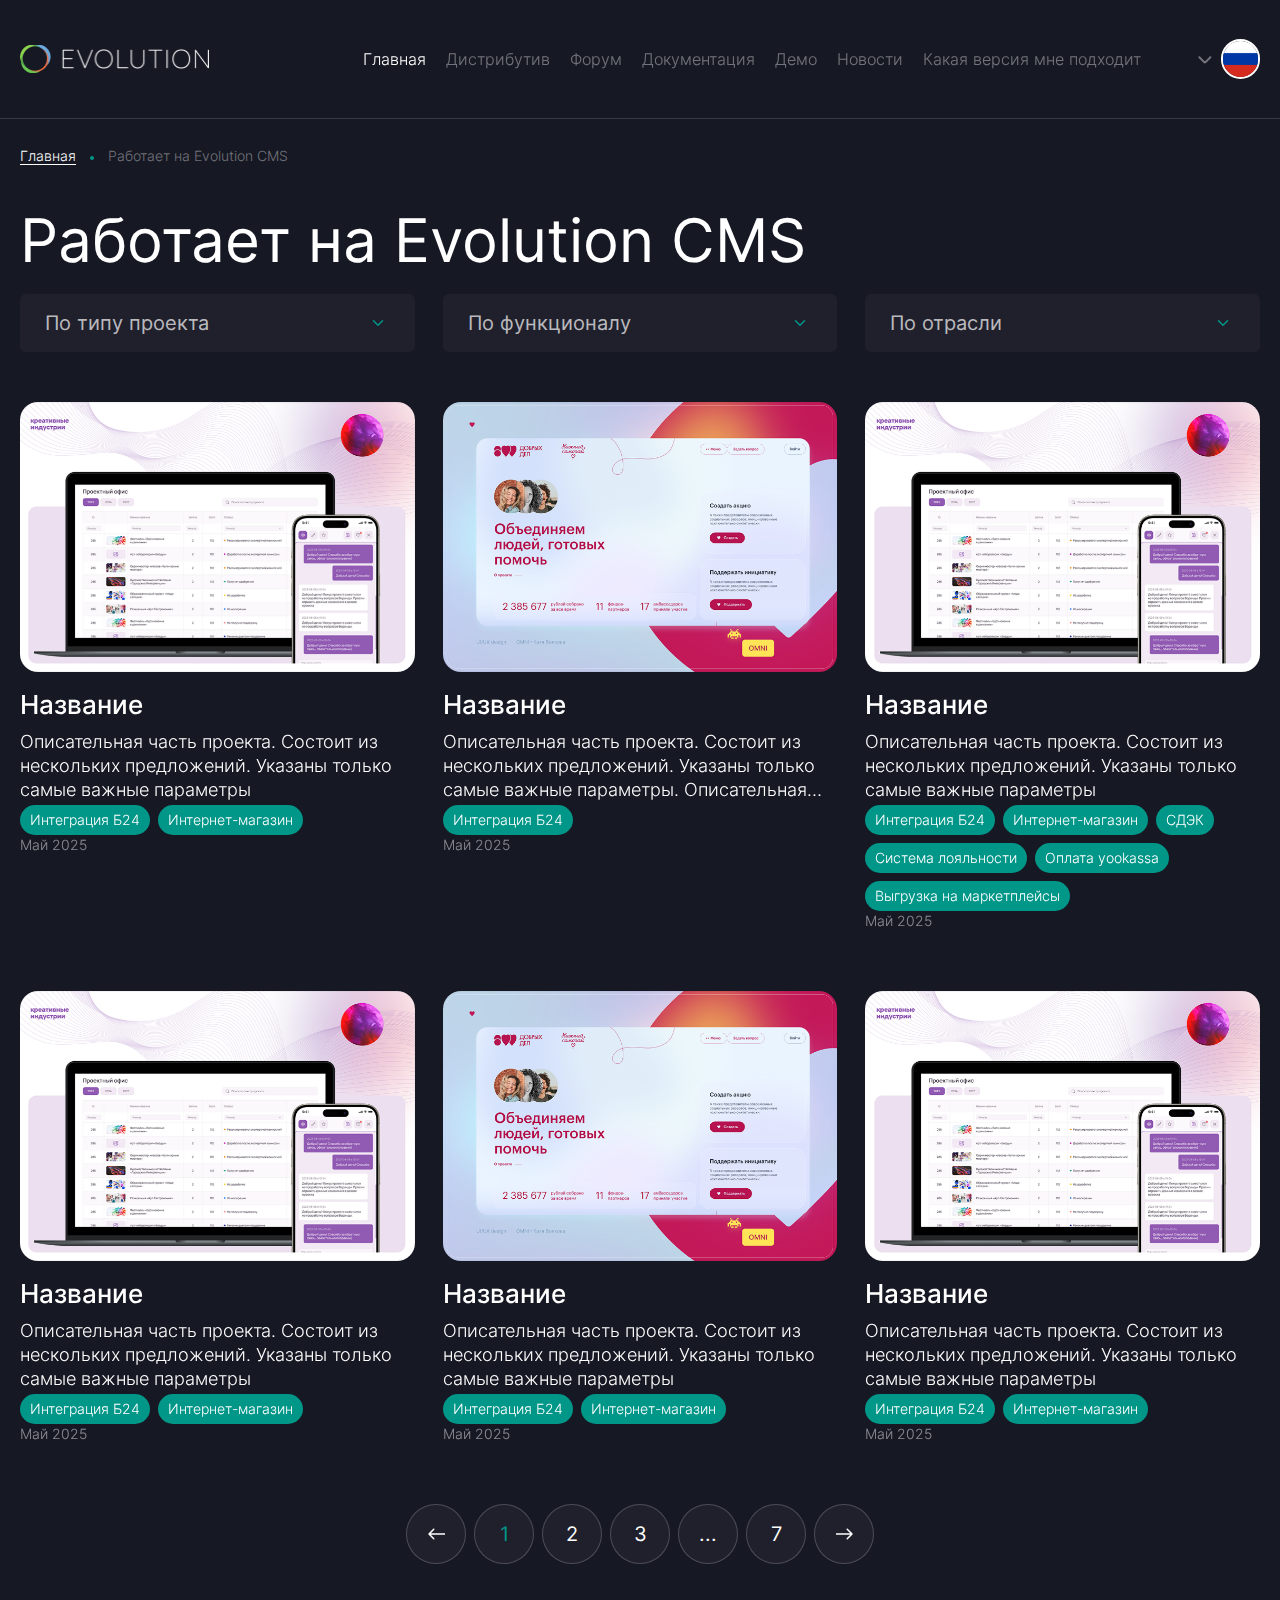
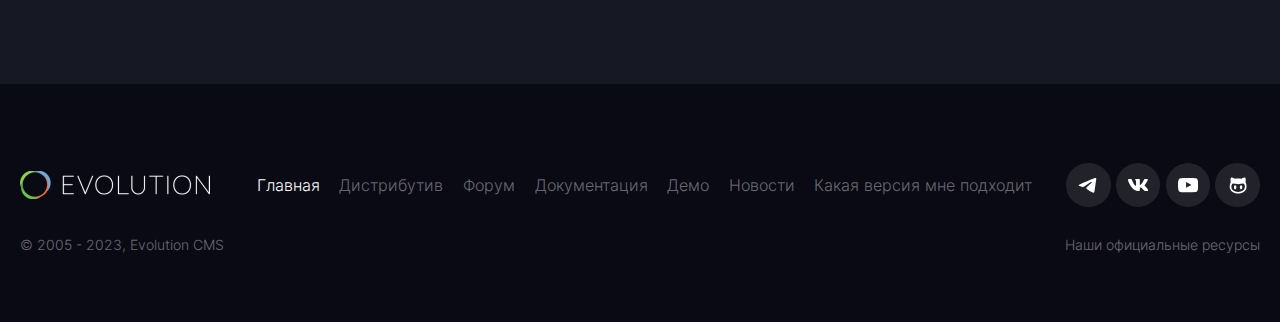
<file: works-on-evo.html>
<!DOCTYPE html>
<html lang="ru">
<head>
    <title>Работает на Evolution CMS</title>
	<meta charset="UTF-8" />
	<meta name="format-detection" content="telephone=no" />
	<meta name="viewport" content="width=device-width, initial-scale=1.0 user-scalable=0" />
	<script type="module" crossorigin src="/assets/app-b4daafdb.js"></script>
	<link rel="stylesheet" href="/assets/app-4ccf31ef.css">
	<link rel="icon" href="img/favicon.png" type="image/x-icon">
</head>
    <body>
            <div class="wrapper">
                <header class="header ">
                    <div class="header__container">
                        <div class="header__body">
                            <a href="/" class="header__logo">
                                <img src="img/logo.png" alt="Evolution CMS" />
                            </a>
                            <div class="header__content">
                                <div class="header__menu menu">
                                    <nav class="menu__body">
                                        <ul class="menu__list">
                                            <li class="menu__item"><a href="/" class="menu__link menu__link--active">Главная</a></li>
                                            <li class="menu__item"><a href="#" class="menu__link">Дистрибутив</a></li>
                                            <li class="menu__item"><a href="#" class="menu__link">Форум</a></li>
                                            <li class="menu__item"><a href="#" class="menu__link">Документация</a></li>
                                            <li class="menu__item"><a href="#" class="menu__link">Демо</a></li>
                                            <li class="menu__item"><a href="#" class="menu__link">Новости</a></li>
                                            <li class="menu__item"><a href="#" class="menu__link">Какая версия мне подходит</a></li>
                                        </ul>
                                    </nav>
                                    <div class="header__block">
                                        <div class="header__socials">
                                            <a href="#" class="header__social">
                                                <svg
                                                    width="26"
                                                    height="26"
                                                    viewBox="0 0 26 26"
                                                    fill="none"
                                                    xmlns="http://www.w3.org/2000/svg">
                                                    <path
                                                        d="M21.5688 3.95912C21.5688 3.95912 23.6733 3.13849 23.4979 5.13144C23.4395 5.95208 22.9133 8.82426 22.5041 11.9309L21.1011 21.1337C21.1011 21.1337 20.9842 22.4818 19.9319 22.7163C18.8796 22.9508 17.3012 21.8957 17.0089 21.6612C16.7751 21.4854 12.6245 18.8476 11.163 17.5581C10.7537 17.2064 10.2861 16.503 11.2214 15.6824L17.3597 9.82077C18.0612 9.11736 18.7627 7.47611 15.8397 9.46906L7.6554 15.0376C7.6554 15.0376 6.72005 15.6238 4.96629 15.0962L1.1664 13.9239C1.1664 13.9239 -0.236627 13.0447 2.16022 12.1654C8.00618 9.4104 15.1967 6.59682 21.5688 3.95912Z"
                                                        fill="white" />
                                                </svg>
                                            </a>
                                            <a href="#" class="header__social">
                                                <svg
                                                    width="26"
                                                    height="26"
                                                    viewBox="0 0 26 26"
                                                    fill="none"
                                                    xmlns="http://www.w3.org/2000/svg">
                                                    <path
                                                        d="M25.4108 6.26598C25.1183 7.18573 24.724 7.98632 24.23 8.71323L24.2506 8.68073C23.7652 9.48962 23.1857 10.4242 22.5118 11.4844C21.9341 12.3215 21.6282 12.7548 21.5942 12.7844C21.4447 12.9718 21.3407 13.2015 21.305 13.4539L21.3039 13.4615C21.3332 13.6911 21.4393 13.8916 21.5942 14.0411L22.0276 14.5242C24.3459 16.9068 25.6499 18.5492 25.9395 19.4512C25.9774 19.5509 25.9991 19.6657 25.9991 19.786C25.9991 19.9961 25.9319 20.1901 25.8182 20.3493L25.8203 20.3461C25.6297 20.5421 25.3632 20.6635 25.0685 20.6635C25.036 20.6635 25.0024 20.6624 24.971 20.6591H24.9753H22.1251C22.124 20.6591 22.1218 20.6591 22.1197 20.6591C21.7546 20.6591 21.4187 20.5313 21.1555 20.319L21.1587 20.3211C20.7752 20.0059 20.434 19.6646 20.1285 19.2941L20.1187 19.2811C19.6197 18.7171 19.177 18.2422 18.7906 17.8566C17.5036 16.6331 16.5539 16.0214 15.9414 16.0214C15.9187 16.0192 15.8927 16.0181 15.8656 16.0181C15.6868 16.0181 15.52 16.0734 15.3824 16.1676L15.3857 16.1655C15.273 16.3063 15.2047 16.4883 15.2047 16.6844C15.2047 16.7234 15.2069 16.7602 15.2123 16.7981V16.7938C15.1831 17.134 15.1657 17.5294 15.1657 17.9291C15.1657 18.0581 15.1679 18.1859 15.1712 18.3137V18.2953V19.5509C15.182 19.6018 15.1885 19.6603 15.1885 19.7199C15.1885 19.9821 15.0693 20.2161 14.883 20.371L14.8819 20.3721C14.4627 20.5638 13.973 20.6765 13.4562 20.6765C13.3457 20.6765 13.2374 20.6711 13.1302 20.6613L13.1442 20.6624C11.4391 20.6299 9.85742 20.1305 8.513 19.2887L8.55092 19.3104C6.914 18.3159 5.55767 17.0213 4.52417 15.4916L4.49492 15.4461C3.51342 14.144 2.598 12.6728 1.818 11.1215L1.74217 10.9546C1.28608 10.0858 0.813751 9.01765 0.406418 7.91915L0.341418 7.71873C0.175668 7.22473 0.055418 6.65057 0.00558463 6.05582L0.00341797 6.02873C0.00341797 5.48129 0.325529 5.20757 0.969751 5.20757H3.81892C3.84492 5.2054 3.87525 5.20431 3.90667 5.20431C4.17533 5.20431 4.42342 5.2964 4.6195 5.45132L4.61733 5.44915C4.834 5.6864 4.99433 5.97781 5.07342 6.30281L5.07667 6.31581C5.601 7.79673 6.15675 9.0404 6.79592 10.2321L6.72333 10.0836C7.2455 11.1345 7.82292 12.0391 8.48158 12.8743L8.45667 12.8407C9.03444 13.55 9.48511 13.9046 9.80867 13.9046C9.81842 13.9056 9.83033 13.9056 9.84333 13.9056C10.0037 13.9056 10.1434 13.819 10.2192 13.689L10.2203 13.6868C10.3005 13.481 10.3471 13.2416 10.3471 12.9924C10.3471 12.9393 10.3449 12.8862 10.3406 12.8342V12.8407V8.63848C10.3178 8.1434 10.1965 7.68081 9.99392 7.2659L10.0026 7.28648C9.86825 7.00048 9.70683 6.75348 9.51508 6.53357L9.51833 6.5379C9.34067 6.36023 9.21933 6.12731 9.18142 5.86731L9.18033 5.86081C9.18033 5.67665 9.26483 5.5109 9.397 5.40257L9.39808 5.40148C9.52917 5.28123 9.70467 5.20865 9.89642 5.20865H9.90508H14.3966C14.4204 5.2054 14.4475 5.20431 14.4757 5.20431C14.6869 5.20431 14.8765 5.29965 15.0022 5.44915L15.0032 5.45023C15.1148 5.6539 15.1809 5.89765 15.1809 6.15548C15.1809 6.19665 15.1787 6.23673 15.1755 6.27682V6.2714V11.8755C15.1733 11.9015 15.1722 11.9318 15.1722 11.9621C15.1722 12.1615 15.2275 12.3489 15.3228 12.5081L15.3207 12.5038C15.3997 12.6208 15.5319 12.6966 15.6814 12.6966C15.8721 12.6836 16.0465 12.6208 16.1927 12.5211L16.1895 12.5233C16.4842 12.3207 16.7377 12.09 16.9576 11.8289L16.9619 11.8235C17.6195 11.0803 18.2262 10.2591 18.7548 9.38598L18.7971 9.31015C19.1697 8.69265 19.5727 7.93215 19.9378 7.15106L20.005 6.99182L20.4882 6.02548C20.6561 5.54231 21.1067 5.20215 21.6365 5.20215C21.6571 5.20215 21.6777 5.20215 21.6982 5.20323H21.695H24.5452C25.3151 5.20323 25.604 5.55748 25.4119 6.26598H25.4108Z"
                                                        fill="white" />
                                                </svg>
                                            </a>
                                            <a href="#" class="header__social">
                                                <svg
                                                    width="26"
                                                    height="26"
                                                    viewBox="0 0 26 26"
                                                    fill="none"
                                                    xmlns="http://www.w3.org/2000/svg">
                                                    <g clip-path="url(#clip0_6_2568)">
                                                        <path
                                                            fill-rule="evenodd"
                                                            clip-rule="evenodd"
                                                            d="M10.385 16.3619V9.06649C12.9748 10.2852 14.9807 11.4624 17.353 12.7316C15.3963 13.8168 12.9748 15.0343 10.385 16.3619ZM24.8183 5.43817C24.3716 4.84958 23.6101 4.39142 22.7995 4.23973C20.4168 3.78727 5.55228 3.78598 3.1709 4.23973C2.52084 4.3616 1.94199 4.65615 1.44473 5.11381C-0.650471 7.05848 0.00606603 17.4871 0.511091 19.1764C0.723459 19.9076 0.997997 20.4349 1.34374 20.7811C1.7892 21.2387 2.39911 21.5538 3.09967 21.6952C5.06149 22.1009 15.1684 22.3278 22.7581 21.7561C23.4573 21.6342 24.0763 21.309 24.5645 20.8319C26.5017 18.895 26.3696 7.88068 24.8183 5.43817Z"
                                                            fill="white" />
                                                    </g>
                                                    <defs>
                                                        <clipPath id="clip0_6_2568">
                                                            <rect width="26" height="26" fill="white" />
                                                        </clipPath>
                                                    </defs>
                                                </svg>
                                            </a>
                                            <a href="#" class="header__social">
                                                <svg
                                                    width="26"
                                                    height="26"
                                                    viewBox="0 0 26 26"
                                                    fill="none"
                                                    xmlns="http://www.w3.org/2000/svg">
                                                    <path
                                                        fill-rule="evenodd"
                                                        clip-rule="evenodd"
                                                        d="M22.749 6.455C22.7593 7.11208 22.6776 7.93703 22.6044 8.53742C22.576 8.7716 22.5372 8.96649 22.4956 9.12657C23.4244 10.8442 23.8332 12.9105 23.8332 15.1667C23.8332 17.8408 22.5469 20.0427 20.5439 21.5444C18.5594 23.0322 15.8821 23.8333 12.9998 23.8333C10.1175 23.8333 7.44027 23.0322 5.45572 21.5444C3.45271 20.0427 2.1665 17.8408 2.1665 15.1667C2.1665 12.9105 2.57527 10.8442 3.50412 9.12656C3.46251 8.96649 3.42377 8.77159 3.39524 8.53742C3.32213 7.93703 3.24044 7.11208 3.25071 6.455C3.26228 5.71465 3.35906 4.97434 3.46637 4.23994C3.516 3.9003 3.5948 3.58092 3.96357 3.3791C4.34027 3.17293 4.73697 3.24979 5.12831 3.36061C6.44835 3.73439 7.68594 4.25867 8.84853 4.88894C10.0743 4.52061 11.4597 4.33333 12.9998 4.33333C14.54 4.33333 15.9254 4.52061 17.1512 4.88894C18.3137 4.25867 19.5513 3.73439 20.8713 3.36061C21.2627 3.24979 21.6595 3.17293 22.0361 3.3791C22.4049 3.58092 22.4837 3.9003 22.5333 4.23994C22.6406 4.97434 22.7374 5.71465 22.749 6.455ZM21.6665 15.1667C21.6665 13.3389 21.2464 10.8333 18.9582 10.8333C17.9266 10.8333 16.9512 11.1044 15.9762 11.3754C15.0021 11.646 14.0285 11.9167 12.9998 11.9167C11.9712 11.9167 10.9976 11.646 10.0235 11.3754C9.0485 11.1044 8.07301 10.8333 7.0415 10.8333C4.75978 10.8333 4.33317 13.3463 4.33317 15.1667C4.33317 17.0772 5.22957 18.6669 6.75537 19.8108C8.29963 20.9686 10.4974 21.6667 12.9998 21.6667C15.5022 21.6667 17.7 20.9685 19.2443 19.8108C20.7701 18.6669 21.6665 17.0772 21.6665 15.1667ZM10.8332 15.7083C10.8332 17.2041 10.1056 18.4167 9.20817 18.4167C8.3107 18.4167 7.58317 17.2041 7.58317 15.7083C7.58317 14.2126 8.3107 13 9.20817 13C10.1056 13 10.8332 14.2126 10.8332 15.7083ZM16.7915 18.4167C17.6889 18.4167 18.4165 17.2041 18.4165 15.7083C18.4165 14.2126 17.6889 13 16.7915 13C15.8941 13 15.1665 14.2126 15.1665 15.7083C15.1665 17.2041 15.8941 18.4167 16.7915 18.4167Z"
                                                        fill="white" />
                                                </svg>
                                            </a>
                                        </div>
                                        <div class="header__label">Наши официальные ресурсы</div>
                                    </div>
                                </div>
                                <div class="header__lang lang">
                                    <button aria-label="Выбор языка" type="button" class="lang__button">
                                        <svg width="24" height="24" viewBox="0 0 24 24" fill="none" xmlns="http://www.w3.org/2000/svg">
                                            <path
                                                d="M5.70769 9.71021C5.31716 10.1007 5.31716 10.7338 5.70769 11.1244L10.5999 16.0118C11.3811 16.7922 12.6469 16.7919 13.4276 16.0111L18.318 11.1208C18.7085 10.7302 18.7085 10.0971 18.318 9.70651C17.9275 9.31601 17.2943 9.31601 16.9038 9.70651L12.7181 13.8922C12.3276 14.2827 11.6945 14.2827 11.3039 13.8922L7.1219 9.71021C6.73138 9.31961 6.09821 9.31961 5.70769 9.71021Z"
                                                fill="white"
                                                fill-opacity="0.4" />
                                        </svg>
                                        <div class="lang__icon">
                                            <img src="img/flags/ru.png" alt="" />
                                        </div>
                                    </button>
                                    <ul class="lang__list">
                                        <li class="lang__item">
                                            <a class="lang__link" href="#">
                                                <div class="lang__flag">
                                                    <img src="img/flags/uk.png" alt="English" />
                                                </div>
                                                <span>English</span>
                                            </a>
                                        </li>
                                        <li class="lang__item">
                                            <a class="lang__link lang__link--selected" href="#">
                                                <div class="lang__flag">
                                                    <img src="img/flags/ru.png" alt="Русский" />
                                                </div>
                                                <span>Русский</span>
                                            </a>
                                        </li>
                                        <li class="lang__item">
                                            <a class="lang__link" href="#">
                                                <div class="lang__flag">
                                                    <img src="img/flags/de.png" alt="Deutsch" />
                                                </div>
                                                <span>Deutsch</span>
                                            </a>
                                        </li>
                                        <li class="lang__item">
                                            <a class="lang__link" href="#">
                                                <div class="lang__flag">
                                                    <img src="img/flags/nl.png" alt="Nederlands" />
                                                </div>
                                                <span>Nederlands</span>
                                            </a>
                                        </li>
                                    </ul>
                                </div>
                                <button aria-label="Меню" type="button" class="header__button">
                                    <div class="icon-menu"><span></span></div>
                                </button>
                            </div>
                        </div>
                    </div>
                </header>
                <main class="page">
                    <div class="section-wrapper">
                        <section class="hero">
                            <div class="hero__container">
                                <div class="hero__content__ambassadors">
                                    <div class="article__container">
                                        <ul class="article__breadcrumb breadcrumb article__ambassadors">
                                            <li class="breadcrumb__item"><a href="main.html">Главная</a></li>
                                            <li class="breadcrumb__item breadcrumb__item--active breadcrumb-ambassadors">Работает на Evolution CMS </li>
                                        </ul>
                                    </div>


                                    <div class="ambassadors__content works-on-evo-container">
                                        <div class="ambassadors__header">
                                            <h1 class="ambassadors__header__title">
                                                Работает на Evolution CMS
                                            </h1>
                                        </div>

                                        <div class="works-on-evo-filters">
                                            <div class="first-filter filter">
                                                <div class="filter-name">
                                                    <p>По типу проекта</p>
                                                    
                                                    <div class="filter-controls">
                                                        <span class="reset-filter" title="Сбросить">
                                                            <svg width="10" height="10" viewBox="0 0 10 10" fill="none" xmlns="http://www.w3.org/2000/svg">
                                                                <path d="M9 9L5 5M5 5L1 1M5 5L9 1M5 5L1 9" stroke="white" stroke-width="1.5" stroke-linecap="round" stroke-linejoin="round"/>
                                                            </svg>
                                                        </span>
                                                        
                                                        <svg class="arrow-filter" width="24" height="24" viewBox="0 0 24 24" fill="none" xmlns="http://www.w3.org/2000/svg">
                                                            <path d="M7.5 9.75L12 14.25L16.5 9.75" stroke="#009688" stroke-width="1.5" stroke-linecap="round" stroke-linejoin="round"/>
                                                        </svg>
                                                    </div>
                                                </div>
                                                
                                                <div class="filter-menu">
                                                    <div class="filter-option">
                                                        <p>
                                                            Интернет-магазин
                                                        </p>
                                                    </div>

                                                    <div class="filter-option">
                                                        <p>
                                                            Корпоративный сайт
                                                        </p>
                                                    </div>

                                                    <div class="filter-option">
                                                        <p>
                                                            Интернет-магазин
                                                        </p>
                                                    </div>
                                                </div>
                                            </div>

                                            <div class="second-filter filter">
                                                <div class="filter-name">
                                                    <p>По функционалу</p>
                                                    
                                                    <div class="filter-controls">
                                                        <span class="reset-filter" title="Сбросить">
                                                            <svg width="10" height="10" viewBox="0 0 10 10" fill="none" xmlns="http://www.w3.org/2000/svg">
                                                                <path d="M9 9L5 5M5 5L1 1M5 5L9 1M5 5L1 9" stroke="white" stroke-width="1.5" stroke-linecap="round" stroke-linejoin="round"/>
                                                            </svg>
                                                        </span>
                                                        
                                                        <svg class="arrow-filter" width="24" height="24" viewBox="0 0 24 24" fill="none" xmlns="http://www.w3.org/2000/svg">
                                                            <path d="M7.5 9.75L12 14.25L16.5 9.75" stroke="#009688" stroke-width="1.5" stroke-linecap="round" stroke-linejoin="round"/>
                                                        </svg>
                                                    </div>
                                                </div>

                                                <div class="filter-menu">
                                                    <div class="filter-option">
                                                        <p>
                                                            Интеграция Б24 и интеграция
                                                        </p>
                                                    </div>

                                                    <div class="filter-option">
                                                        <p>
                                                            Корпоративный сайт
                                                        </p>
                                                    </div>

                                                    <div class="filter-option">
                                                        <p>
                                                            Интернет-магазин
                                                        </p>
                                                    </div>
                                                </div>
                                            </div>

                                            <div class="last-filter filter">
                                                <div class="filter-name">
                                                    <p>По отрасли</p>
                                                    
                                                    <div class="filter-controls">
                                                        <span class="reset-filter" title="Сбросить">
                                                            <svg width="10" height="10" viewBox="0 0 10 10" fill="none" xmlns="http://www.w3.org/2000/svg">
                                                                <path d="M9 9L5 5M5 5L1 1M5 5L9 1M5 5L1 9" stroke="white" stroke-width="1.5" stroke-linecap="round" stroke-linejoin="round"/>
                                                            </svg>
                                                        </span>
                                                        
                                                        <svg class="arrow-filter" width="24" height="24" viewBox="0 0 24 24" fill="none" xmlns="http://www.w3.org/2000/svg">
                                                            <path d="M7.5 9.75L12 14.25L16.5 9.75" stroke="#009688" stroke-width="1.5" stroke-linecap="round" stroke-linejoin="round"/>
                                                        </svg>
                                                    </div>
                                                </div>
                                                
                                                <div class="filter-menu">
                                                    <div class="filter-option">
                                                        <p>
                                                            Интернет-магазин
                                                        </p>
                                                    </div>

                                                    <div class="filter-option">
                                                        <p>
                                                            Корпоративный сайт
                                                        </p>
                                                    </div>

                                                    <div class="filter-option">
                                                        <p>
                                                            Интернет-магазин
                                                        </p>
                                                    </div>
                                                </div>
                                            </div>
                                        </div>

                                        <div class="case-cards">
                                            <a href="#">
                                                <div class="case-card">
                                                    <div class="case-img">
                                                        <img src="img/works-on-evo/1.png" alt="">
                                                    </div>

                                                    <div class="case-title">
                                                        <p>Название</p>
                                                    </div>

                                                    <div class="case-desc">
                                                        <p>
                                                            Описательная часть проекта. Состоит из нескольких предложений. Указаны только самые важные параметры
                                                        </p>
                                                    </div>

                                                    <div class="case-banners">
                                                        <div class="case-banner">
                                                            Интеграция Б24
                                                        </div>

                                                        <div class="case-banner">
                                                            Интернет-магазин
                                                        </div>
                                                    </div>

                                                    <div class="case-data">
                                                        <p>Май 2025</p>
                                                    </div>
                                                </div>
                                            </a>

                                            <a href="#">
                                                <div class="case-card">
                                                    <div class="case-img">
                                                        <img src="img/works-on-evo/2.png" alt="">
                                                    </div>

                                                    <div class="case-title">
                                                        <p>Название</p>
                                                    </div>

                                                    <div class="case-desc">
                                                        <p>
                                                            Описательная часть проекта. Состоит из нескольких предложений. Указаны только самые важные параметры. Описательная часть проекта. 
                                                        </p>
                                                    </div>

                                                    <div class="case-banners">
                                                        <div class="case-banner">
                                                            Интеграция Б24
                                                        </div>
                                                    </div>

                                                    <div class="case-data">
                                                        <p>Май 2025</p>
                                                    </div>
                                                </div>
                                            </a>

                                            <a href="#">
                                                <div class="case-card">
                                                    <div class="case-img">
                                                        <img src="img/works-on-evo/1.png" alt="">
                                                    </div>

                                                    <div class="case-title">
                                                        <p>Название</p>
                                                    </div>

                                                    <div class="case-desc">
                                                        <p>
                                                            Описательная часть проекта. Состоит из нескольких предложений. Указаны только самые важные параметры
                                                        </p>
                                                    </div>

                                                    <div class="case-banners">
                                                        <div class="case-banner">
                                                            <p>Интеграция Б24</p>
                                                        </div>

                                                        <div class="case-banner">
                                                            Интернет-магазин
                                                        </div>

                                                        <div class="case-banner">
                                                            СДЭК
                                                        </div>

                                                        <div class="case-banner">
                                                            Система лояльности
                                                        </div>

                                                        <div class="case-banner">
                                                            Оплата yookassa
                                                        </div>

                                                        <div class="case-banner">
                                                            Выгрузка на маркетплейсы
                                                        </div>
                                                    </div>

                                                    <div class="case-data">
                                                        <p>Май 2025</p>
                                                    </div>
                                                </div>
                                            </a>

                                            <a href="#">
                                                <div class="case-card">
                                                    <div class="case-img">
                                                        <img src="img/works-on-evo/1.png" alt="">
                                                    </div>

                                                    <div class="case-title">
                                                        <p>Название</p>
                                                    </div>

                                                    <div class="case-desc">
                                                        <p>
                                                            Описательная часть проекта. Состоит из нескольких предложений. Указаны только самые важные параметры
                                                        </p>
                                                    </div>

                                                    <div class="case-banners">
                                                        <div class="case-banner">
                                                            Интеграция Б24
                                                        </div>

                                                        <div class="case-banner">
                                                            Интернет-магазин
                                                        </div>
                                                    </div>

                                                    <div class="case-data">
                                                        <p>Май 2025</p>
                                                    </div>
                                                </div>
                                            </a>

                                            <a href="#">
                                                <div class="case-card">
                                                    <div class="case-img">
                                                        <img src="img/works-on-evo/2.png" alt="">
                                                    </div>

                                                    <div class="case-title">
                                                        <p>Название</p>
                                                    </div>

                                                    <div class="case-desc">
                                                        <p>
                                                            Описательная часть проекта. Состоит из нескольких предложений. Указаны только самые важные параметры
                                                        </p>
                                                    </div>

                                                    <div class="case-banners">
                                                        <div class="case-banner">
                                                            Интеграция Б24
                                                        </div>

                                                        <div class="case-banner">
                                                            Интернет-магазин
                                                        </div>
                                                    </div>

                                                    <div class="case-data">
                                                        <p>Май 2025</p>
                                                    </div>
                                                </div>
                                            </a>

                                            <a href="#">
                                                <div class="case-card">
                                                    <div class="case-img">
                                                        <img src="img/works-on-evo/1.png" alt="">
                                                    </div>

                                                    <div class="case-title">
                                                        <p>Название</p>
                                                    </div>

                                                    <div class="case-desc">
                                                        <p>
                                                            Описательная часть проекта. Состоит из нескольких предложений. Указаны только самые важные параметры
                                                        </p>
                                                    </div>

                                                    <div class="case-banners">
                                                        <div class="case-banner">
                                                            Интеграция Б24
                                                        </div>

                                                        <div class="case-banner">
                                                            Интернет-магазин
                                                        </div>
                                                    </div>

                                                    <div class="case-data">
                                                        <p>Май 2025</p>
                                                    </div>
                                                </div>
                                            </a>
                                        </div>

                                        <div class="case-pagination">
                                            <button class="left-arrow-pagination">
                                                <svg width="17" height="12" viewBox="0 0 17 12" fill="none" xmlns="http://www.w3.org/2000/svg">
                                                    <path d="M0.46967 5.46967C0.176777 5.76256 0.176777 6.23744 0.46967 6.53033L5.24264 11.3033C5.53553 11.5962 6.01041 11.5962 6.3033 11.3033C6.59619 11.0104 6.59619 10.5355 6.3033 10.2426L2.06066 6L6.3033 1.75736C6.59619 1.46447 6.59619 0.989593 6.3033 0.6967C6.01041 0.403807 5.53553 0.403807 5.24264 0.6967L0.46967 5.46967ZM17 6L17 5.25L1 5.25L1 6L1 6.75L17 6.75L17 6Z"
                                                    fill="currentColor"/>
                                                </svg>
                                            </button>

                                            <button class="pagination-page active-page">
                                                1
                                            </button>

                                            <button class="pagination-page">
                                                2
                                            </button>

                                            <button class="pagination-page">
                                                3
                                            </button>

                                            <button class="pagination-page">
                                                ...
                                            </button>

                                            <button class="pagination-page">
                                                7
                                            </button>

                                            <button class="right-arrow-pagination">
                                                <svg width="17" height="12" viewBox="0 0 17 12" fill="none" xmlns="http://www.w3.org/2000/svg">
                                                    <path d="M16.5303 6.53033C16.8232 6.23743 16.8232 5.76256 16.5303 5.46967L11.7574 0.696697C11.4645 0.403804 10.9896 0.403804 10.6967 0.696697C10.4038 0.989591 10.4038 1.46446 10.6967 1.75736L14.9393 6L10.6967 10.2426C10.4038 10.5355 10.4038 11.0104 10.6967 11.3033C10.9896 11.5962 11.4645 11.5962 11.7574 11.3033L16.5303 6.53033ZM0 6L1.31134e-07 6.75L16 6.75L16 6L16 5.25L-1.31134e-07 5.25L0 6Z"
                                                    fill="currentColor"/>
                                                </svg>
                                            </button>
                                        </div>
                                    </div>
                                </div>
                            </div>
                        </section>

                   
                        
                        
                <footer class="footer">
                    <div class="footer__container">
                        <div class="footer__body">
                            <div class="footer__left">
                                <a href="/" class="footer__logo">
                                    <img src="img/logo.png" alt="Evolution CMS" />
                                </a>
                                <div class="footer__copyright">© 2005 - 2023, Evolution CMS</div>
                            </div>
                            <div class="footer__menu footer-menu">
                                <ul class="footer-menu__list">
                                    <li class="footer-menu__item">
                                        <a href="/" class="footer-menu__link footer-menu__link--active">Главная</a>
                                    </li>
                                    <li class="footer-menu__item"><a href="#" class="footer-menu__link">Дистрибутив</a></li>
                                    <li class="footer-menu__item"><a href="#" class="footer-menu__link">Форум</a></li>
                                    <li class="footer-menu__item"><a href="#" class="footer-menu__link">Документация</a></li>
                                    <li class="footer-menu__item"><a href="#" class="footer-menu__link">Демо</a></li>
                                    <li class="footer-menu__item"><a href="#" class="footer-menu__link">Новости</a></li>
                                    <li class="footer-menu__item">
                                        <a href="#" class="footer-menu__link">Какая версия мне подходит</a>
                                    </li>
                                </ul>
                            </div>
                            <div class="footer__right">
                                <div class="footer__socials">
                                    <a href="#" class="footer__social">
                                        <svg width="20" height="20" viewBox="0 0 20 20" fill="none" xmlns="http://www.w3.org/2000/svg">
                                            <path
                                                d="M16.5914 3.04549C16.5914 3.04549 18.2102 2.41424 18.0753 3.94728C18.0304 4.57854 17.6256 6.78791 17.3109 9.17766L16.2316 16.2567C16.2316 16.2567 16.1417 17.2937 15.3322 17.4741C14.5228 17.6545 13.3086 16.8429 13.0838 16.6625C12.9039 16.5272 9.71114 14.4982 8.58689 13.5062C8.2721 13.2357 7.91235 12.6946 8.63185 12.0634L13.3536 7.55446C13.8932 7.01337 14.4329 5.75087 12.1844 7.28391L5.88877 11.5674C5.88877 11.5674 5.16927 12.0183 3.82023 11.6125L0.897238 10.7107C0.897238 10.7107 -0.182016 10.0344 1.66171 9.358C6.1586 7.23879 11.6898 5.0745 16.5914 3.04549Z"
                                                fill="white" />
                                        </svg>
                                    </a>
                                    <a href="#" class="footer__social">
                                        <svg width="20" height="20" viewBox="0 0 20 20" fill="none" xmlns="http://www.w3.org/2000/svg">
                                            <path
                                                d="M19.5467 4.82004C19.3217 5.52754 19.0183 6.14338 18.6383 6.70254L18.6542 6.67754C18.2808 7.29976 17.835 8.01865 17.3167 8.83421C16.8722 9.4781 16.6369 9.81143 16.6108 9.83421C16.4958 9.97837 16.4158 10.155 16.3883 10.3492L16.3875 10.355C16.41 10.5317 16.4917 10.6859 16.6108 10.8009L16.9442 11.1725C18.7275 13.0053 19.7306 14.2687 19.9533 14.9625C19.9825 15.0392 19.9992 15.1275 19.9992 15.22C19.9992 15.3817 19.9475 15.5309 19.86 15.6534L19.8617 15.6509C19.715 15.8017 19.51 15.895 19.2833 15.895C19.2583 15.895 19.2325 15.8942 19.2083 15.8917H19.2117H17.0192C17.0183 15.8917 17.0167 15.8917 17.015 15.8917C16.7342 15.8917 16.4758 15.7934 16.2733 15.63L16.2758 15.6317C15.9808 15.3892 15.7183 15.1267 15.4833 14.8417L15.4758 14.8317C15.0919 14.3978 14.7514 14.0325 14.4542 13.7359C13.4642 12.7948 12.7336 12.3242 12.2625 12.3242C12.245 12.3225 12.225 12.3217 12.2042 12.3217C12.0667 12.3217 11.9383 12.3642 11.8325 12.4367L11.835 12.435C11.7483 12.5434 11.6958 12.6834 11.6958 12.8342C11.6958 12.8642 11.6975 12.8925 11.7017 12.9217V12.9184C11.6792 13.18 11.6658 13.4842 11.6658 13.7917C11.6658 13.8909 11.6675 13.9892 11.67 14.0875V14.0734V15.0392C11.6783 15.0784 11.6833 15.1234 11.6833 15.1692C11.6833 15.3709 11.5917 15.5509 11.4483 15.67L11.4475 15.6709C11.125 15.8184 10.7483 15.905 10.3508 15.905C10.2658 15.905 10.1825 15.9009 10.1 15.8934L10.1108 15.8942C8.79917 15.8692 7.5825 15.485 6.54833 14.8375L6.5775 14.8542C5.31834 14.0892 4.275 13.0934 3.48 11.9167L3.4575 11.8817C2.7025 10.88 1.99834 9.74838 1.39834 8.55504L1.34 8.42671C0.989169 7.75838 0.625836 6.93671 0.312502 6.09171L0.262502 5.93754C0.135002 5.55754 0.0425024 5.11588 0.00416911 4.65838L0.00250244 4.63754C0.00250244 4.21643 0.25028 4.00588 0.745836 4.00588H2.9375C2.9575 4.00421 2.98084 4.00338 3.005 4.00338C3.21167 4.00338 3.4025 4.07421 3.55334 4.19338L3.55167 4.19171C3.71834 4.37421 3.84167 4.59838 3.9025 4.84838L3.905 4.85838C4.30834 5.99754 4.73584 6.95421 5.2275 7.87088L5.17167 7.75671C5.57333 8.56504 6.0175 9.26088 6.52417 9.90338L6.505 9.87754C6.94945 10.4231 7.29611 10.6959 7.545 10.6959C7.5525 10.6967 7.56167 10.6967 7.57167 10.6967C7.695 10.6967 7.8025 10.63 7.86083 10.53L7.86167 10.5284C7.92333 10.37 7.95917 10.1859 7.95917 9.99421C7.95917 9.95338 7.9575 9.91254 7.95417 9.87254V9.87754V6.64504C7.93667 6.26421 7.84333 5.90838 7.6875 5.58921L7.69417 5.60504C7.59083 5.38504 7.46667 5.19504 7.31917 5.02588L7.32167 5.02921C7.185 4.89254 7.09167 4.71338 7.0625 4.51338L7.06167 4.50838C7.06167 4.36671 7.12667 4.23921 7.22833 4.15588L7.22917 4.15504C7.33 4.06254 7.465 4.00671 7.6125 4.00671H7.61917H11.0742C11.0925 4.00421 11.1133 4.00338 11.135 4.00338C11.2975 4.00338 11.4433 4.07671 11.54 4.19171L11.5408 4.19254C11.6267 4.34921 11.6775 4.53671 11.6775 4.73504C11.6775 4.76671 11.6758 4.79754 11.6733 4.82838V4.82421V9.13504C11.6717 9.15504 11.6708 9.17838 11.6708 9.20171C11.6708 9.35504 11.7133 9.49921 11.7867 9.62171L11.785 9.61838C11.8458 9.70838 11.9475 9.76671 12.0625 9.76671C12.2092 9.75671 12.3433 9.70837 12.4558 9.63171L12.4533 9.63338C12.68 9.47754 12.875 9.30004 13.0442 9.09921L13.0475 9.09504C13.5533 8.52338 14.02 7.89171 14.4267 7.22004L14.4592 7.16171C14.7458 6.68671 15.0558 6.10171 15.3367 5.50088L15.3883 5.37838L15.76 4.63504C15.8892 4.26338 16.2358 4.00171 16.6433 4.00171C16.6592 4.00171 16.675 4.00171 16.6908 4.00254H16.6883H18.8808C19.4731 4.00254 19.6953 4.27504 19.5475 4.82004H19.5467Z"
                                                fill="white" />
                                        </svg>
                                    </a>
                                    <a href="#" class="footer__social">
                                        <svg width="20" height="20" viewBox="0 0 20 20" fill="none" xmlns="http://www.w3.org/2000/svg">
                                            <g clip-path="url(#clip0_1_331)">
                                                <path
                                                    fill-rule="evenodd"
                                                    clip-rule="evenodd"
                                                    d="M7.98844 12.5861V6.9743C9.98064 7.91173 11.5236 8.81731 13.3485 9.79363C11.8433 10.6283 9.98064 11.5649 7.98844 12.5861ZM19.091 4.18328C18.7474 3.73052 18.1617 3.37809 17.5381 3.26141C15.7053 2.91336 4.27099 2.91237 2.43915 3.26141C1.93911 3.35515 1.49384 3.58173 1.11133 3.93377C-0.500363 5.42967 0.00466618 13.4517 0.393147 14.7512C0.556507 15.3136 0.76769 15.7193 1.03365 15.9855C1.37631 16.3376 1.84547 16.58 2.38436 16.6887C3.89345 17.0008 11.668 17.1753 17.5062 16.7355C18.0441 16.6418 18.5202 16.3916 18.8958 16.0246C20.3859 14.5347 20.2843 6.06213 19.091 4.18328Z"
                                                    fill="white" />
                                            </g>
                                            <defs>
                                                <clipPath id="clip0_1_331">
                                                    <rect width="20" height="20" fill="white" />
                                                </clipPath>
                                            </defs>
                                        </svg>
                                    </a>
                                    <a href="#" class="footer__social">
                                        <svg width="20" height="20" viewBox="0 0 20 20" fill="none" xmlns="http://www.w3.org/2000/svg">
                                            <path
                                                fill-rule="evenodd"
                                                clip-rule="evenodd"
                                                d="M17.4993 4.96538C17.5072 5.47083 17.4444 6.10541 17.3882 6.56725C17.3662 6.74738 17.3364 6.8973 17.3044 7.02044C18.0189 8.34167 18.3333 9.93117 18.3333 11.6667C18.3333 13.7237 17.3439 15.4175 15.8032 16.5726C14.2766 17.7171 12.2172 18.3333 9.99999 18.3333C7.78281 18.3333 5.7234 17.7171 4.19682 16.5726C2.65605 15.4175 1.66666 13.7237 1.66666 11.6667C1.66666 9.93117 1.98109 8.34167 2.69559 7.02043C2.66358 6.8973 2.63378 6.74737 2.61184 6.56725C2.5556 6.10541 2.49276 5.47083 2.50066 4.96538C2.50956 4.39588 2.58401 3.82642 2.66656 3.26149C2.70473 3.00023 2.76535 2.75456 3.04901 2.59931C3.33878 2.44072 3.64394 2.49984 3.94497 2.58508C4.96038 2.87261 5.91238 3.2759 6.80668 3.76072C7.74957 3.47739 8.81524 3.33333 9.99999 3.33333C11.1847 3.33333 12.2504 3.47739 13.1933 3.76072C14.0876 3.2759 15.0396 2.87261 16.055 2.58508C16.3561 2.49984 16.6612 2.44072 16.951 2.59931C17.2347 2.75456 17.2952 3.00023 17.3334 3.26149C17.416 3.82642 17.4904 4.39588 17.4993 4.96538ZM16.6667 11.6667C16.6667 10.2607 16.3435 8.33333 14.5833 8.33333C13.7898 8.33333 13.0395 8.54183 12.2895 8.75033C11.5402 8.9585 10.7912 9.16667 9.99999 9.16667C9.20874 9.16667 8.45982 8.9585 7.71051 8.75033C6.9605 8.54183 6.21012 8.33333 5.41666 8.33333C3.66148 8.33333 3.33332 10.2664 3.33332 11.6667C3.33332 13.1363 4.02286 14.3592 5.19656 15.2391C6.38445 16.1297 8.07503 16.6667 9.99999 16.6667C11.9249 16.6667 13.6155 16.1296 14.8034 15.2391C15.9772 14.3592 16.6667 13.1363 16.6667 11.6667ZM8.33332 12.0833C8.33332 13.2339 7.77368 14.1667 7.08332 14.1667C6.39296 14.1667 5.83332 13.2339 5.83332 12.0833C5.83332 10.9327 6.39296 10 7.08332 10C7.77368 10 8.33332 10.9327 8.33332 12.0833ZM12.9167 14.1667C13.607 14.1667 14.1667 13.2339 14.1667 12.0833C14.1667 10.9327 13.607 10 12.9167 10C12.2263 10 11.6667 10.9327 11.6667 12.0833C11.6667 13.2339 12.2263 14.1667 12.9167 14.1667Z"
                                                fill="white" />
                                        </svg>
                                    </a>
                                </div>
                                <div class="footer__label">Наши официальные ресурсы</div>
                            </div>
                        </div>
                    </div>
                </footer>
            </div>
            <div id="popup-question" aria-hidden="true" class="popup">
        <div class="popup__wrapper">
            <div class="popup__content">
                <button data-close type="button" class="popup__close">
                    <svg width="24" height="24" viewBox="0 0 24 24" fill="none" xmlns="http://www.w3.org/2000/svg">
                        <path
                            d="M18 18L12 12M12 12L6 6M12 12L18 6M12 12L6 18"
                            stroke="black"
                            stroke-width="2"
                            stroke-linecap="round"
                            stroke-linejoin="round" />
                    </svg>
                </button>
                <div class="popup__body">
                    <form action="#" class="popup__form popup-form">
                        <h3 class="popup-form__title">Задайте свой вопрос</h3>
                        <p class="popup-form__description">
                            Если у вас возникли вопросы или вам необходима дополнительная информация о нашей продукции, наши
                            специалисты с удовольствием помогут вам.
                        </p>
                        <div class="popup-form__inputs">
                            <div class="popup-form__input">
                                <input autocomplete="off" type="text" name="name" placeholder="Ваше имя" />
                            </div>
                            <div class="popup-form__input">
                                <input autocomplete="off" type="email" name="email" placeholder="Электронная почта" />
                            </div>
                            <div class="popup-form__textarea">
                                <textarea placeholder="Напишите вопрос..."></textarea>
                            </div>
                        </div>
                        <div class="popup-form__footer">
                            <div class="popup-form__policy">
                                Нажимая на кнопку “отправить”, вы соглашаетесь с
                                <a href="#">политикой конфиденциальности</a>
                            </div>
                            <button type="submit" class="popup-form__button">Отправить</button>
                        </div>
                    </form>
                </div>
            </div>
        </div>
    </div>
 
    <script src="assets/works-on-evo.js"></script>
	</body>
</html>
</file>
<file: assets/app-4ccf31ef.css>
/**
 * Swiper 9.2.0
 * Most modern mobile touch slider and framework with hardware accelerated transitions
 * https://swiperjs.com
 *
 * Copyright 2014-2023 Vladimir Kharlampidi
 *
 * Released under the MIT License
 *
 * Released on: March 31, 2023
 */

@font-face{font-family:swiper-icons;src:url('data:application/font-woff;charset=utf-8;base64, [base64]//wADZ2x5ZgAAAywAAADMAAAD2MHtryVoZWFkAAABbAAAADAAAAA2E2+eoWhoZWEAAAGcAAAAHwAAACQC9gDzaG10eAAAAigAAAAZAAAArgJkABFsb2NhAAAC0AAAAFoAAABaFQAUGG1heHAAAAG8AAAAHwAAACAAcABAbmFtZQAAA/gAAAE5AAACXvFdBwlwb3N0AAAFNAAAAGIAAACE5s74hXjaY2BkYGAAYpf5Hu/j+W2+MnAzMYDAzaX6QjD6/4//Bxj5GA8AuRwMYGkAPywL13jaY2BkYGA88P8Agx4j+/8fQDYfA1AEBWgDAIB2BOoAeNpjYGRgYNBh4GdgYgABEMnIABJzYNADCQAACWgAsQB42mNgYfzCOIGBlYGB0YcxjYGBwR1Kf2WQZGhhYGBiYGVmgAFGBiQQkOaawtDAoMBQxXjg/wEGPcYDDA4wNUA2CCgwsAAAO4EL6gAAeNpj2M0gyAACqxgGNWBkZ2D4/wMA+xkDdgAAAHjaY2BgYGaAYBkGRgYQiAHyGMF8FgYHIM3DwMHABGQrMOgyWDLEM1T9/w8UBfEMgLzE////P/5//f/V/xv+r4eaAAeMbAxwIUYmIMHEgKYAYjUcsDAwsLKxc3BycfPw8jEQA/[base64]/uznmfPFBNODM2K7MTQ45YEAZqGP81AmGGcF3iPqOop0r1SPTaTbVkfUe4HXj97wYE+yNwWYxwWu4v1ugWHgo3S1XdZEVqWM7ET0cfnLGxWfkgR42o2PvWrDMBSFj/IHLaF0zKjRgdiVMwScNRAoWUoH78Y2icB/yIY09An6AH2Bdu/UB+yxopYshQiEvnvu0dURgDt8QeC8PDw7Fpji3fEA4z/PEJ6YOB5hKh4dj3EvXhxPqH/SKUY3rJ7srZ4FZnh1PMAtPhwP6fl2PMJMPDgeQ4rY8YT6Gzao0eAEA409DuggmTnFnOcSCiEiLMgxCiTI6Cq5DZUd3Qmp10vO0LaLTd2cjN4fOumlc7lUYbSQcZFkutRG7g6JKZKy0RmdLY680CDnEJ+UMkpFFe1RN7nxdVpXrC4aTtnaurOnYercZg2YVmLN/d/gczfEimrE/fs/bOuq29Zmn8tloORaXgZgGa78yO9/cnXm2BpaGvq25Dv9S4E9+5SIc9PqupJKhYFSSl47+Qcr1mYNAAAAeNptw0cKwkAAAMDZJA8Q7OUJvkLsPfZ6zFVERPy8qHh2YER+3i/BP83vIBLLySsoKimrqKqpa2hp6+jq6RsYGhmbmJqZSy0sraxtbO3sHRydnEMU4uR6yx7JJXveP7WrDycAAAAAAAH//wACeNpjYGRgYOABYhkgZgJCZgZNBkYGLQZtIJsFLMYAAAw3ALgAeNolizEKgDAQBCchRbC2sFER0YD6qVQiBCv/H9ezGI6Z5XBAw8CBK/m5iQQVauVbXLnOrMZv2oLdKFa8Pjuru2hJzGabmOSLzNMzvutpB3N42mNgZGBg4GKQYzBhYMxJLMlj4GBgAYow/P/PAJJhLM6sSoWKfWCAAwDAjgbRAAB42mNgYGBkAIIbCZo5IPrmUn0hGA0AO8EFTQAA');font-weight:400;font-style:normal}:root{--swiper-theme-color:#007aff}.swiper,swiper-container{margin-left:auto;margin-right:auto;position:relative;overflow:hidden;list-style:none;padding:0;z-index:1;display:block}.swiper-vertical>.swiper-wrapper{-webkit-box-orient:vertical;-webkit-box-direction:normal;-ms-flex-direction:column;flex-direction:column}.swiper-wrapper{position:relative;width:100%;height:100%;z-index:1;display:-webkit-box;display:-ms-flexbox;display:flex;-webkit-transition-property:-webkit-transform;transition-property:-webkit-transform;transition-property:transform;transition-property:transform, -webkit-transform;-webkit-transition-timing-function:var(--swiper-wrapper-transition-timing-function,initial);transition-timing-function:var(--swiper-wrapper-transition-timing-function,initial);-webkit-box-sizing:content-box;box-sizing:content-box}.swiper-android .swiper-slide,.swiper-wrapper{-webkit-transform:translate3d(0px,0,0);transform:translate3d(0px,0,0)}.swiper-horizontal{-ms-touch-action:pan-y;touch-action:pan-y}.swiper-vertical{-ms-touch-action:pan-x;touch-action:pan-x}.swiper-slide,swiper-slide{-ms-flex-negative:0;flex-shrink:0;width:100%;height:100%;position:relative;-webkit-transition-property:-webkit-transform;transition-property:-webkit-transform;transition-property:transform;transition-property:transform, -webkit-transform;display:block}.swiper-slide-invisible-blank{visibility:hidden}.swiper-autoheight,.swiper-autoheight .swiper-slide{height:auto}.swiper-autoheight .swiper-wrapper{-webkit-box-align:start;-ms-flex-align:start;align-items:flex-start;-webkit-transition-property:height,-webkit-transform;transition-property:height,-webkit-transform;transition-property:transform,height;transition-property:transform,height,-webkit-transform}.swiper-backface-hidden .swiper-slide{-webkit-transform:translateZ(0);transform:translateZ(0);-webkit-backface-visibility:hidden;backface-visibility:hidden}.swiper-3d.swiper-css-mode .swiper-wrapper{-webkit-perspective:1200px;perspective:1200px}.swiper-3d .swiper-wrapper{-webkit-transform-style:preserve-3d;transform-style:preserve-3d}.swiper-3d{-webkit-perspective:1200px;perspective:1200px}.swiper-3d .swiper-cube-shadow,.swiper-3d .swiper-slide,.swiper-3d .swiper-slide-shadow,.swiper-3d .swiper-slide-shadow-bottom,.swiper-3d .swiper-slide-shadow-left,.swiper-3d .swiper-slide-shadow-right,.swiper-3d .swiper-slide-shadow-top{-webkit-transform-style:preserve-3d;transform-style:preserve-3d}.swiper-3d .swiper-slide-shadow,.swiper-3d .swiper-slide-shadow-bottom,.swiper-3d .swiper-slide-shadow-left,.swiper-3d .swiper-slide-shadow-right,.swiper-3d .swiper-slide-shadow-top{position:absolute;left:0;top:0;width:100%;height:100%;pointer-events:none;z-index:10}.swiper-3d .swiper-slide-shadow{background:rgba(0,0,0,.15)}.swiper-3d .swiper-slide-shadow-left{background-image:-webkit-gradient(linear,right top, left top,from(rgba(0,0,0,.5)),to(rgba(0,0,0,0)));background-image:linear-gradient(to left,rgba(0,0,0,.5),rgba(0,0,0,0))}.swiper-3d .swiper-slide-shadow-right{background-image:-webkit-gradient(linear,left top, right top,from(rgba(0,0,0,.5)),to(rgba(0,0,0,0)));background-image:linear-gradient(to right,rgba(0,0,0,.5),rgba(0,0,0,0))}.swiper-3d .swiper-slide-shadow-top{background-image:-webkit-gradient(linear,left bottom, left top,from(rgba(0,0,0,.5)),to(rgba(0,0,0,0)));background-image:linear-gradient(to top,rgba(0,0,0,.5),rgba(0,0,0,0))}.swiper-3d .swiper-slide-shadow-bottom{background-image:-webkit-gradient(linear,left top, left bottom,from(rgba(0,0,0,.5)),to(rgba(0,0,0,0)));background-image:linear-gradient(to bottom,rgba(0,0,0,.5),rgba(0,0,0,0))}.swiper-css-mode>.swiper-wrapper{overflow:auto;scrollbar-width:none;-ms-overflow-style:none}.swiper-css-mode>.swiper-wrapper::-webkit-scrollbar{display:none}.swiper-css-mode>.swiper-wrapper>.swiper-slide{scroll-snap-align:start start}.swiper-horizontal.swiper-css-mode>.swiper-wrapper{-ms-scroll-snap-type:x mandatory;scroll-snap-type:x mandatory}.swiper-vertical.swiper-css-mode>.swiper-wrapper{-ms-scroll-snap-type:y mandatory;scroll-snap-type:y mandatory}.swiper-centered>.swiper-wrapper::before{content:'';-ms-flex-negative:0;flex-shrink:0;-webkit-box-ordinal-group:10000;-ms-flex-order:9999;order:9999}.swiper-centered>.swiper-wrapper>.swiper-slide{scroll-snap-align:center center;scroll-snap-stop:always}.swiper-centered.swiper-horizontal>.swiper-wrapper>.swiper-slide:first-child{-webkit-margin-start:var(--swiper-centered-offset-before);margin-inline-start:var(--swiper-centered-offset-before)}.swiper-centered.swiper-horizontal>.swiper-wrapper::before{height:100%;min-height:1px;width:var(--swiper-centered-offset-after)}.swiper-centered.swiper-vertical>.swiper-wrapper>.swiper-slide:first-child{-webkit-margin-before:var(--swiper-centered-offset-before);margin-block-start:var(--swiper-centered-offset-before)}.swiper-centered.swiper-vertical>.swiper-wrapper::before{width:100%;min-width:1px;height:var(--swiper-centered-offset-after)}.swiper-lazy-preloader{width:42px;height:42px;position:absolute;left:50%;top:50%;margin-left:-21px;margin-top:-21px;z-index:10;-webkit-transform-origin:50%;transform-origin:50%;-webkit-box-sizing:border-box;box-sizing:border-box;border:4px solid var(--swiper-preloader-color,var(--swiper-theme-color));border-radius:50%;border-top-color:transparent}.swiper-watch-progress .swiper-slide-visible .swiper-lazy-preloader,.swiper:not(.swiper-watch-progress) .swiper-lazy-preloader,swiper-container:not(.swiper-watch-progress) .swiper-lazy-preloader{-webkit-animation:swiper-preloader-spin 1s infinite linear;animation:swiper-preloader-spin 1s infinite linear}.swiper-lazy-preloader-white{--swiper-preloader-color:#fff}.swiper-lazy-preloader-black{--swiper-preloader-color:#000}@-webkit-keyframes swiper-preloader-spin{0%{-webkit-transform:rotate(0deg);transform:rotate(0deg)}100%{-webkit-transform:rotate(360deg);transform:rotate(360deg)}}@keyframes swiper-preloader-spin{0%{-webkit-transform:rotate(0deg);transform:rotate(0deg)}100%{-webkit-transform:rotate(360deg);transform:rotate(360deg)}}@font-face {
  font-family: Inter;
  font-display: swap;
  src: url("../fonts/Inter-Light.woff2") format("woff2"), url("../fonts/Inter-Light.woff") format("woff");
  font-weight: 300;
  font-style: normal;
}
@font-face {
  font-family: Inter;
  font-display: swap;
  src: url("../fonts/Inter-Regular.woff2") format("woff2"), url("../fonts/Inter-Regular.woff") format("woff");
  font-weight: 400;
  font-style: normal;
}
@font-face {
  font-family: Inter;
  font-display: swap;
  src: url("../fonts/Inter-Medium.woff2") format("woff2"), url("../fonts/Inter-Medium.woff") format("woff");
  font-weight: 500;
  font-style: normal;
}

* {
  padding: 0px;
  margin: 0px;
  border: 0px;
  -webkit-tap-highlight-color: transparent;
}
*,
*:before,
*:after {
  -webkit-box-sizing: border-box;
          box-sizing: border-box;
}
:focus,
:active {
  outline: none;
}
a:focus,
a:active {
  outline: none;
}
html,
body {
  height: 100%;
}
body {
  color: #141723;
  line-height: 1;
  font-family: "Inter", sans-serif;
  font-size: 1rem;
  -ms-text-size-adjust: 100%;
  -moz-text-size-adjust: 100%;
  -webkit-text-size-adjust: 100%;
  -webkit-font-smoothing: antialiased;
  -moz-osx-font-smoothing: grayscale;
}

body.no-scroll {
  overflow-y: hidden;
}

body ::-moz-selection {
  color: #fff;
  background: #009688;
}
body ::selection {
  color: #fff;
  background: #009688;
}
input,
button,
textarea {
  font-family: "Inter", sans-serif;
  font-size: inherit;
}
button {
  cursor: pointer;
  color: inherit;
  background-color: transparent;
}
a {
  color: inherit;
  text-decoration: none;
}

ul li {
  list-style: none;
}
img {
  vertical-align: top;
}
h1,
h2,
h3,
h4,
h5,
h6 {
  font-weight: inherit;
  font-size: inherit;
}
.lock body {
  overflow: hidden;
  -ms-touch-action: none;
      touch-action: none;
  -ms-scroll-chaining: none;
      overscroll-behavior: none;
}
.wrapper {
  min-height: 100%;
  display: -webkit-box;
  display: -ms-flexbox;
  display: flex;
  -webkit-box-orient: vertical;
  -webkit-box-direction: normal;
      -ms-flex-direction: column;
          flex-direction: column;
  overflow: hidden;
}
@supports (overflow: clip) {
  .wrapper {
    overflow: clip;
  }
}
.wrapper > main {
  -webkit-box-flex: 1;
      -ms-flex: 1 1 auto;
          flex: 1 1 auto;
}
.wrapper > * {
  min-width: 0;
}
[class*=__container] {
  max-width: 82.5rem;
  margin: 0 auto;
  padding: 0 1.25rem;
}
.featured-news {
  background-color: #fff;
}
@media (min-width: 82.5em) {
  .featured-news {
    padding-top: 8.75rem;
  }
}
@media (min-width: 23.4375em) and (max-width: 82.5em) {
  @supports (padding-top: clamp( 5rem , 3.5119047619rem  +  6.3492063492vw , 8.75rem )) {
    .featured-news {
      padding-top: clamp( 5rem , 3.5119047619rem  +  6.3492063492vw , 8.75rem );
    }
  }
  @supports not (padding-top: clamp( 5rem , 3.5119047619rem  +  6.3492063492vw , 8.75rem )) {
    .featured-news {
      padding-top: calc(
        5rem + 3.75 * (100vw - 23.4375rem) / 59.0625
      );
    }
  }
}
@media (max-width: 23.4375em) {
  .featured-news {
    padding-top: 5rem;
  }
}
@media (min-width: 82.5em) {
  .featured-news {
    padding-bottom: 8.75rem;
  }
}
@media (min-width: 23.4375em) and (max-width: 82.5em) {
  @supports (padding-bottom: clamp( 5rem , 3.5119047619rem  +  6.3492063492vw , 8.75rem )) {
    .featured-news {
      padding-bottom: clamp( 5rem , 3.5119047619rem  +  6.3492063492vw , 8.75rem );
    }
  }
  @supports not (padding-bottom: clamp( 5rem , 3.5119047619rem  +  6.3492063492vw , 8.75rem )) {
    .featured-news {
      padding-bottom: calc(
        5rem + 3.75 * (100vw - 23.4375rem) / 59.0625
      );
    }
  }
}
@media (max-width: 23.4375em) {
  .featured-news {
    padding-bottom: 5rem;
  }
}
.featured-news--page {
  background-color: transparent;
}
.featured-news__body {
  display: -webkit-box;
  display: -ms-flexbox;
  display: flex;
  -webkit-box-align: start;
      -ms-flex-align: start;
          align-items: flex-start;
  -webkit-box-pack: justify;
      -ms-flex-pack: justify;
          justify-content: space-between;
}
@media (min-width: 82.5em) {
  .featured-news__body {
    gap: 2.5rem;
  }
}
@media (min-width: 23.4375em) and (max-width: 82.5em) {
  @supports (gap: clamp( 2.375rem , 2.3253968254rem  +  0.2116402116vw , 2.5rem )) {
    .featured-news__body {
      gap: clamp( 2.375rem , 2.3253968254rem  +  0.2116402116vw , 2.5rem );
    }
  }
  @supports not (gap: clamp( 2.375rem , 2.3253968254rem  +  0.2116402116vw , 2.5rem )) {
    .featured-news__body {
      gap: calc(
        2.375rem + 0.125 * (100vw - 23.4375rem) / 59.0625
      );
    }
  }
}
@media (max-width: 23.4375em) {
  .featured-news__body {
    gap: 2.375rem;
  }
}
@media (max-width: 68.75em) {
  .featured-news__body {
    display: block;
  }
}
.featured-news__left {
  -webkit-box-flex: 0;
      -ms-flex: 0 1 13.125rem;
          flex: 0 1 13.125rem;
}
@media (max-width: 68.75em) {
  .featured-news__left {
    display: -webkit-box;
    display: -ms-flexbox;
    display: flex;
    -webkit-box-align: end;
        -ms-flex-align: end;
            align-items: flex-end;
    -webkit-box-pack: justify;
        -ms-flex-pack: justify;
            justify-content: space-between;
    margin-bottom: 2.5rem;
  }
}
.featured-news__title {
  font-weight: 300;
  line-height: 100%;
  margin-bottom: 1.875rem;
}
@media (min-width: 82.5em) {
  .featured-news__title {
    font-size: 3.125rem;
  }
}
@media (min-width: 23.4375em) and (max-width: 82.5em) {
  @supports (font-size: clamp( 2rem , 1.5535714286rem  +  1.9047619048vw , 3.125rem )) {
    .featured-news__title {
      font-size: clamp( 2rem , 1.5535714286rem  +  1.9047619048vw , 3.125rem );
    }
  }
  @supports not (font-size: clamp( 2rem , 1.5535714286rem  +  1.9047619048vw , 3.125rem )) {
    .featured-news__title {
      font-size: calc(
        2rem + 1.125 * (100vw - 23.4375rem) / 59.0625
      );
    }
  }
}
@media (max-width: 23.4375em) {
  .featured-news__title {
    font-size: 2rem;
  }
}
@media (max-width: 68.75em) {
  .featured-news__title {
    margin-bottom: 0;
  }
}
.featured-news__navigation {
  display: -webkit-box;
  display: -ms-flexbox;
  display: flex;
  -webkit-box-align: center;
      -ms-flex-align: center;
          align-items: center;
  gap: 0.625rem;
}
@media (max-width: 30em) {
  .featured-news__navigation {
    display: none;
  }
}
.featured-news__button {
  display: -webkit-box;
  display: -ms-flexbox;
  display: flex;
  -webkit-box-align: center;
      -ms-flex-align: center;
          align-items: center;
  -webkit-box-pack: center;
      -ms-flex-pack: center;
          justify-content: center;
  border-radius: 50%;
  -webkit-box-flex: 0;
      -ms-flex: 0 0 3.75rem;
          flex: 0 0 3.75rem;
  background-color: rgba(22, 24, 35, 0.02);
  border: 1px solid rgba(22, 24, 35, 0.05);
  -webkit-transition: opacity 0.3s ease-in-out;
  transition: opacity 0.3s ease-in-out;
}
@media (min-width: 82.5em) {
  .featured-news__button {
    width: 3.75rem;
  }
}
@media (min-width: 23.4375em) and (max-width: 82.5em) {
  @supports (width: clamp( 2.625rem , 2.1785714286rem  +  1.9047619048vw , 3.75rem )) {
    .featured-news__button {
      width: clamp( 2.625rem , 2.1785714286rem  +  1.9047619048vw , 3.75rem );
    }
  }
  @supports not (width: clamp( 2.625rem , 2.1785714286rem  +  1.9047619048vw , 3.75rem )) {
    .featured-news__button {
      width: calc(
        2.625rem + 1.125 * (100vw - 23.4375rem) / 59.0625
      );
    }
  }
}
@media (max-width: 23.4375em) {
  .featured-news__button {
    width: 2.625rem;
  }
}
@media (min-width: 82.5em) {
  .featured-news__button {
    height: 3.75rem;
  }
}
@media (min-width: 23.4375em) and (max-width: 82.5em) {
  @supports (height: clamp( 2.625rem , 2.1785714286rem  +  1.9047619048vw , 3.75rem )) {
    .featured-news__button {
      height: clamp( 2.625rem , 2.1785714286rem  +  1.9047619048vw , 3.75rem );
    }
  }
  @supports not (height: clamp( 2.625rem , 2.1785714286rem  +  1.9047619048vw , 3.75rem )) {
    .featured-news__button {
      height: calc(
        2.625rem + 1.125 * (100vw - 23.4375rem) / 59.0625
      );
    }
  }
}
@media (max-width: 23.4375em) {
  .featured-news__button {
    height: 2.625rem;
  }
}
@media (min-width: 82.5em) {
  .featured-news__button {
    -ms-flex-preferred-size: 3.75rem;
        flex-basis: 3.75rem;
  }
}
@media (min-width: 23.4375em) and (max-width: 82.5em) {
  @supports (flex-basis: clamp( 2.625rem , 2.1785714286rem  +  1.9047619048vw , 3.75rem )) {
    .featured-news__button {
      -ms-flex-preferred-size: clamp( 2.625rem , 2.1785714286rem  +  1.9047619048vw , 3.75rem );
          flex-basis: clamp( 2.625rem , 2.1785714286rem  +  1.9047619048vw , 3.75rem );
    }
  }
  @supports not (flex-basis: clamp( 2.625rem , 2.1785714286rem  +  1.9047619048vw , 3.75rem )) {
    .featured-news__button {
      -ms-flex-preferred-size: calc(
        2.625rem + 1.125 * (100vw - 23.4375rem) / 59.0625
      );
          flex-basis: calc(
        2.625rem + 1.125 * (100vw - 23.4375rem) / 59.0625
      );
    }
  }
}
@media (max-width: 23.4375em) {
  .featured-news__button {
    -ms-flex-preferred-size: 2.625rem;
        flex-basis: 2.625rem;
  }
}
.featured-news__button svg path {
  -webkit-transition: fill 0.3s ease-in-out;
  transition: fill 0.3s ease-in-out;
}
@media (any-hover: hover) {
  .featured-news__button:hover svg path {
    fill: #009688;
  }
}
.featured-news__button.swiper-button-disabled {
  opacity: 0.2;
  pointer-events: none;
}
.featured-news__link {
  display: -webkit-inline-box;
  display: -ms-inline-flexbox;
  display: inline-flex;
  -webkit-box-align: center;
      -ms-flex-align: center;
          align-items: center;
  -webkit-box-pack: center;
      -ms-flex-pack: center;
          justify-content: center;
  color: #009688;
  line-height: normal;
  border-radius: 6.25rem;
  border: 2px solid #009688;
  margin-top: 3.125rem;
  -webkit-transition: all 0.3s ease-in-out;
  transition: all 0.3s ease-in-out;
  white-space: nowrap;
}
@media (min-width: 82.5em) {
  .featured-news__link {
    font-size: 1.125rem;
  }
}
@media (min-width: 23.4375em) and (max-width: 82.5em) {
  @supports (font-size: clamp( 0.8125rem , 0.6884920635rem  +  0.5291005291vw , 1.125rem )) {
    .featured-news__link {
      font-size: clamp( 0.8125rem , 0.6884920635rem  +  0.5291005291vw , 1.125rem );
    }
  }
  @supports not (font-size: clamp( 0.8125rem , 0.6884920635rem  +  0.5291005291vw , 1.125rem )) {
    .featured-news__link {
      font-size: calc(
        0.8125rem + 0.3125 * (100vw - 23.4375rem) / 59.0625
      );
    }
  }
}
@media (max-width: 23.4375em) {
  .featured-news__link {
    font-size: 0.8125rem;
  }
}
@media (min-width: 82.5em) {
  .featured-news__link {
    padding-top: 1.5rem;
  }
}
@media (min-width: 23.4375em) and (max-width: 82.5em) {
  @supports (padding-top: clamp( 1.375rem , 1.3253968254rem  +  0.2116402116vw , 1.5rem )) {
    .featured-news__link {
      padding-top: clamp( 1.375rem , 1.3253968254rem  +  0.2116402116vw , 1.5rem );
    }
  }
  @supports not (padding-top: clamp( 1.375rem , 1.3253968254rem  +  0.2116402116vw , 1.5rem )) {
    .featured-news__link {
      padding-top: calc(
        1.375rem + 0.125 * (100vw - 23.4375rem) / 59.0625
      );
    }
  }
}
@media (max-width: 23.4375em) {
  .featured-news__link {
    padding-top: 1.375rem;
  }
}
@media (min-width: 82.5em) {
  .featured-news__link {
    padding-bottom: 1.5rem;
  }
}
@media (min-width: 23.4375em) and (max-width: 82.5em) {
  @supports (padding-bottom: clamp( 1.375rem , 1.3253968254rem  +  0.2116402116vw , 1.5rem )) {
    .featured-news__link {
      padding-bottom: clamp( 1.375rem , 1.3253968254rem  +  0.2116402116vw , 1.5rem );
    }
  }
  @supports not (padding-bottom: clamp( 1.375rem , 1.3253968254rem  +  0.2116402116vw , 1.5rem )) {
    .featured-news__link {
      padding-bottom: calc(
        1.375rem + 0.125 * (100vw - 23.4375rem) / 59.0625
      );
    }
  }
}
@media (max-width: 23.4375em) {
  .featured-news__link {
    padding-bottom: 1.375rem;
  }
}
@media (min-width: 82.5em) {
  .featured-news__link {
    padding-left: 2.8125rem;
  }
}
@media (min-width: 23.4375em) and (max-width: 82.5em) {
  @supports (padding-left: clamp( 1.5rem , 0.9791666667rem  +  2.2222222222vw , 2.8125rem )) {
    .featured-news__link {
      padding-left: clamp( 1.5rem , 0.9791666667rem  +  2.2222222222vw , 2.8125rem );
    }
  }
  @supports not (padding-left: clamp( 1.5rem , 0.9791666667rem  +  2.2222222222vw , 2.8125rem )) {
    .featured-news__link {
      padding-left: calc(
        1.5rem + 1.3125 * (100vw - 23.4375rem) / 59.0625
      );
    }
  }
}
@media (max-width: 23.4375em) {
  .featured-news__link {
    padding-left: 1.5rem;
  }
}
@media (min-width: 82.5em) {
  .featured-news__link {
    padding-right: 2.8125rem;
  }
}
@media (min-width: 23.4375em) and (max-width: 82.5em) {
  @supports (padding-right: clamp( 1.5rem , 0.9791666667rem  +  2.2222222222vw , 2.8125rem )) {
    .featured-news__link {
      padding-right: clamp( 1.5rem , 0.9791666667rem  +  2.2222222222vw , 2.8125rem );
    }
  }
  @supports not (padding-right: clamp( 1.5rem , 0.9791666667rem  +  2.2222222222vw , 2.8125rem )) {
    .featured-news__link {
      padding-right: calc(
        1.5rem + 1.3125 * (100vw - 23.4375rem) / 59.0625
      );
    }
  }
}
@media (max-width: 23.4375em) {
  .featured-news__link {
    padding-right: 1.5rem;
  }
}
@media (any-hover: hover) {
  .featured-news__link:hover {
    background-color: #009688;
    color: #fff;
  }
}
@media (max-width: 68.75em) {
  .featured-news__link {
    margin-top: 3.875rem;
  }
}
.featured-news__slider {
  -webkit-box-flex: 0;
      -ms-flex: 0 1 62.5rem;
          flex: 0 1 62.5rem;
  min-width: 0;
  margin: 0;
}
@media (min-width: 82.5em) {
  .featured-news__slider {
    padding-top: 1rem;
  }
}
@media (min-width: 23.4375em) and (max-width: 82.5em) {
  @supports (padding-top: clamp( 0.875rem , 0.8253968254rem  +  0.2116402116vw , 1rem )) {
    .featured-news__slider {
      padding-top: clamp( 0.875rem , 0.8253968254rem  +  0.2116402116vw , 1rem );
    }
  }
  @supports not (padding-top: clamp( 0.875rem , 0.8253968254rem  +  0.2116402116vw , 1rem )) {
    .featured-news__slider {
      padding-top: calc(
        0.875rem + 0.125 * (100vw - 23.4375rem) / 59.0625
      );
    }
  }
}
@media (max-width: 23.4375em) {
  .featured-news__slider {
    padding-top: 0.875rem;
  }
}
@media (max-width: 47.99875em) {
  .featured-news__slider {
    overflow: visible;
  }
}
.news-card {
  padding-bottom: 1.875rem;
  border-bottom: 1px solid rgba(22, 24, 35, 0.08);
}
.article--list .news-card {
  border: none;
}
@media (any-hover: hover) {
  .news-card:hover .news-card__title {
    color: #009688;
  }
}
.news-card__header {
  position: relative;
  border-radius: 0.75rem;
  border: 1px solid rgba(22, 24, 35, 0.05);
  background: rgba(22, 24, 35, 0.02);
  padding-top: 1.875rem;
  display: -webkit-box;
  display: -ms-flexbox;
  display: flex;
  -webkit-box-align: center;
      -ms-flex-align: center;
          align-items: center;
}
@media (min-width: 82.5em) {
  .news-card__header {
    min-height: 7.5rem;
  }
}
@media (min-width: 23.4375em) and (max-width: 82.5em) {
  @supports (min-height: clamp( 6.4375rem , 6.0158730159rem  +  1.7989417989vw , 7.5rem )) {
    .news-card__header {
      min-height: clamp( 6.4375rem , 6.0158730159rem  +  1.7989417989vw , 7.5rem );
    }
  }
  @supports not (min-height: clamp( 6.4375rem , 6.0158730159rem  +  1.7989417989vw , 7.5rem )) {
    .news-card__header {
      min-height: calc(
        6.4375rem + 1.0625 * (100vw - 23.4375rem) / 59.0625
      );
    }
  }
}
@media (max-width: 23.4375em) {
  .news-card__header {
    min-height: 6.4375rem;
  }
}
@media (min-width: 82.5em) {
  .news-card__header {
    padding-bottom: 1.875rem;
  }
}
@media (min-width: 23.4375em) and (max-width: 82.5em) {
  @supports (padding-bottom: clamp( 1.25rem , 1.001984127rem  +  1.0582010582vw , 1.875rem )) {
    .news-card__header {
      padding-bottom: clamp( 1.25rem , 1.001984127rem  +  1.0582010582vw , 1.875rem );
    }
  }
  @supports not (padding-bottom: clamp( 1.25rem , 1.001984127rem  +  1.0582010582vw , 1.875rem )) {
    .news-card__header {
      padding-bottom: calc(
        1.25rem + 0.625 * (100vw - 23.4375rem) / 59.0625
      );
    }
  }
}
@media (max-width: 23.4375em) {
  .news-card__header {
    padding-bottom: 1.25rem;
  }
}
@media (min-width: 82.5em) {
  .news-card__header {
    padding-left: 1.875rem;
  }
}
@media (min-width: 23.4375em) and (max-width: 82.5em) {
  @supports (padding-left: clamp( 1.25rem , 1.001984127rem  +  1.0582010582vw , 1.875rem )) {
    .news-card__header {
      padding-left: clamp( 1.25rem , 1.001984127rem  +  1.0582010582vw , 1.875rem );
    }
  }
  @supports not (padding-left: clamp( 1.25rem , 1.001984127rem  +  1.0582010582vw , 1.875rem )) {
    .news-card__header {
      padding-left: calc(
        1.25rem + 0.625 * (100vw - 23.4375rem) / 59.0625
      );
    }
  }
}
@media (max-width: 23.4375em) {
  .news-card__header {
    padding-left: 1.25rem;
  }
}
@media (min-width: 82.5em) {
  .news-card__header {
    padding-right: 1.875rem;
  }
}
@media (min-width: 23.4375em) and (max-width: 82.5em) {
  @supports (padding-right: clamp( 1.25rem , 1.001984127rem  +  1.0582010582vw , 1.875rem )) {
    .news-card__header {
      padding-right: clamp( 1.25rem , 1.001984127rem  +  1.0582010582vw , 1.875rem );
    }
  }
  @supports not (padding-right: clamp( 1.25rem , 1.001984127rem  +  1.0582010582vw , 1.875rem )) {
    .news-card__header {
      padding-right: calc(
        1.25rem + 0.625 * (100vw - 23.4375rem) / 59.0625
      );
    }
  }
}
@media (max-width: 23.4375em) {
  .news-card__header {
    padding-right: 1.25rem;
  }
}
@media (min-width: 82.5em) {
  .news-card__header {
    margin-bottom: 1.25rem;
  }
}
@media (min-width: 23.4375em) and (max-width: 82.5em) {
  @supports (margin-bottom: clamp( 1.25rem , 1.7738095238rem  +  -0.6349206349vw , 1.625rem )) {
    .news-card__header {
      margin-bottom: clamp( 1.25rem , 1.7738095238rem  +  -0.6349206349vw , 1.625rem );
    }
  }
  @supports not (margin-bottom: clamp( 1.25rem , 1.7738095238rem  +  -0.6349206349vw , 1.625rem )) {
    .news-card__header {
      margin-bottom: calc(
        1.625rem + -0.375 * (100vw - 23.4375rem) / 59.0625
      );
    }
  }
}
@media (max-width: 23.4375em) {
  .news-card__header {
    margin-bottom: 1.625rem;
  }
}
.news-card__date {
  position: absolute;
  color: #fff;
  font-weight: 300;
  line-height: normal;
  border-radius: 6.25rem;
  background-color: #009688;
}
@media (min-width: 82.5em) {
  .news-card__date {
    font-size: 0.875rem;
  }
}
@media (min-width: 23.4375em) and (max-width: 82.5em) {
  @supports (font-size: clamp( 0.75rem , 0.7003968254rem  +  0.2116402116vw , 0.875rem )) {
    .news-card__date {
      font-size: clamp( 0.75rem , 0.7003968254rem  +  0.2116402116vw , 0.875rem );
    }
  }
  @supports not (font-size: clamp( 0.75rem , 0.7003968254rem  +  0.2116402116vw , 0.875rem )) {
    .news-card__date {
      font-size: calc(
        0.75rem + 0.125 * (100vw - 23.4375rem) / 59.0625
      );
    }
  }
}
@media (max-width: 23.4375em) {
  .news-card__date {
    font-size: 0.75rem;
  }
}
@media (min-width: 82.5em) {
  .news-card__date {
    padding-left: 0.875rem;
  }
}
@media (min-width: 23.4375em) and (max-width: 82.5em) {
  @supports (padding-left: clamp( 0.75rem , 0.7003968254rem  +  0.2116402116vw , 0.875rem )) {
    .news-card__date {
      padding-left: clamp( 0.75rem , 0.7003968254rem  +  0.2116402116vw , 0.875rem );
    }
  }
  @supports not (padding-left: clamp( 0.75rem , 0.7003968254rem  +  0.2116402116vw , 0.875rem )) {
    .news-card__date {
      padding-left: calc(
        0.75rem + 0.125 * (100vw - 23.4375rem) / 59.0625
      );
    }
  }
}
@media (max-width: 23.4375em) {
  .news-card__date {
    padding-left: 0.75rem;
  }
}
@media (min-width: 82.5em) {
  .news-card__date {
    padding-right: 0.875rem;
  }
}
@media (min-width: 23.4375em) and (max-width: 82.5em) {
  @supports (padding-right: clamp( 0.75rem , 0.7003968254rem  +  0.2116402116vw , 0.875rem )) {
    .news-card__date {
      padding-right: clamp( 0.75rem , 0.7003968254rem  +  0.2116402116vw , 0.875rem );
    }
  }
  @supports not (padding-right: clamp( 0.75rem , 0.7003968254rem  +  0.2116402116vw , 0.875rem )) {
    .news-card__date {
      padding-right: calc(
        0.75rem + 0.125 * (100vw - 23.4375rem) / 59.0625
      );
    }
  }
}
@media (max-width: 23.4375em) {
  .news-card__date {
    padding-right: 0.75rem;
  }
}
@media (min-width: 82.5em) {
  .news-card__date {
    padding-top: 0.4375rem;
  }
}
@media (min-width: 23.4375em) and (max-width: 82.5em) {
  @supports (padding-top: clamp( 0.375rem , 0.3501984127rem  +  0.1058201058vw , 0.4375rem )) {
    .news-card__date {
      padding-top: clamp( 0.375rem , 0.3501984127rem  +  0.1058201058vw , 0.4375rem );
    }
  }
  @supports not (padding-top: clamp( 0.375rem , 0.3501984127rem  +  0.1058201058vw , 0.4375rem )) {
    .news-card__date {
      padding-top: calc(
        0.375rem + 0.0625 * (100vw - 23.4375rem) / 59.0625
      );
    }
  }
}
@media (max-width: 23.4375em) {
  .news-card__date {
    padding-top: 0.375rem;
  }
}
@media (min-width: 82.5em) {
  .news-card__date {
    padding-bottom: 0.4375rem;
  }
}
@media (min-width: 23.4375em) and (max-width: 82.5em) {
  @supports (padding-bottom: clamp( 0.375rem , 0.3501984127rem  +  0.1058201058vw , 0.4375rem )) {
    .news-card__date {
      padding-bottom: clamp( 0.375rem , 0.3501984127rem  +  0.1058201058vw , 0.4375rem );
    }
  }
  @supports not (padding-bottom: clamp( 0.375rem , 0.3501984127rem  +  0.1058201058vw , 0.4375rem )) {
    .news-card__date {
      padding-bottom: calc(
        0.375rem + 0.0625 * (100vw - 23.4375rem) / 59.0625
      );
    }
  }
}
@media (max-width: 23.4375em) {
  .news-card__date {
    padding-bottom: 0.375rem;
  }
}
@media (min-width: 82.5em) {
  .news-card__date {
    left: 1.875rem;
  }
}
@media (min-width: 23.4375em) and (max-width: 82.5em) {
  @supports (left: clamp( 1.25rem , 1.001984127rem  +  1.0582010582vw , 1.875rem )) {
    .news-card__date {
      left: clamp( 1.25rem , 1.001984127rem  +  1.0582010582vw , 1.875rem );
    }
  }
  @supports not (left: clamp( 1.25rem , 1.001984127rem  +  1.0582010582vw , 1.875rem )) {
    .news-card__date {
      left: calc(
        1.25rem + 0.625 * (100vw - 23.4375rem) / 59.0625
      );
    }
  }
}
@media (max-width: 23.4375em) {
  .news-card__date {
    left: 1.25rem;
  }
}
@media (min-width: 82.5em) {
  .news-card__date {
    top: -1rem;
  }
}
@media (min-width: 23.4375em) and (max-width: 82.5em) {
  @supports (top: clamp( -1rem , -0.8253968254rem  +  -0.2116402116vw , -0.875rem )) {
    .news-card__date {
      top: clamp( -1rem , -0.8253968254rem  +  -0.2116402116vw , -0.875rem );
    }
  }
  @supports not (top: clamp( -1rem , -0.8253968254rem  +  -0.2116402116vw , -0.875rem )) {
    .news-card__date {
      top: calc(
        -0.875rem + -0.125 * (100vw - 23.4375rem) / 59.0625
      );
    }
  }
}
@media (max-width: 23.4375em) {
  .news-card__date {
    top: -0.875rem;
  }
}
.news-card__title {
  font-weight: 300;
  line-height: 136%;
  text-decoration: underline;
  text-underline-offset: 0.25rem;
  -webkit-transition: color 0.3s ease-in-out;
  transition: color 0.3s ease-in-out;
}
@media (min-width: 82.5em) {
  .news-card__title {
    font-size: 1.375rem;
  }
}
@media (min-width: 23.4375em) and (max-width: 82.5em) {
  @supports (font-size: clamp( 1rem , 0.8511904762rem  +  0.6349206349vw , 1.375rem )) {
    .news-card__title {
      font-size: clamp( 1rem , 0.8511904762rem  +  0.6349206349vw , 1.375rem );
    }
  }
  @supports not (font-size: clamp( 1rem , 0.8511904762rem  +  0.6349206349vw , 1.375rem )) {
    .news-card__title {
      font-size: calc(
        1rem + 0.375 * (100vw - 23.4375rem) / 59.0625
      );
    }
  }
}
@media (max-width: 23.4375em) {
  .news-card__title {
    font-size: 1rem;
  }
}
@media (min-width: 82.5em) {
  .news-card__excerpt {
    padding-left: 1.875rem;
  }
}
@media (min-width: 23.4375em) and (max-width: 82.5em) {
  @supports (padding-left: clamp( 1.25rem , 1.001984127rem  +  1.0582010582vw , 1.875rem )) {
    .news-card__excerpt {
      padding-left: clamp( 1.25rem , 1.001984127rem  +  1.0582010582vw , 1.875rem );
    }
  }
  @supports not (padding-left: clamp( 1.25rem , 1.001984127rem  +  1.0582010582vw , 1.875rem )) {
    .news-card__excerpt {
      padding-left: calc(
        1.25rem + 0.625 * (100vw - 23.4375rem) / 59.0625
      );
    }
  }
}
@media (max-width: 23.4375em) {
  .news-card__excerpt {
    padding-left: 1.25rem;
  }
}
@media (min-width: 82.5em) {
  .news-card__excerpt {
    padding-right: 1.875rem;
  }
}
@media (min-width: 23.4375em) and (max-width: 82.5em) {
  @supports (padding-right: clamp( 1.25rem , 1.001984127rem  +  1.0582010582vw , 1.875rem )) {
    .news-card__excerpt {
      padding-right: clamp( 1.25rem , 1.001984127rem  +  1.0582010582vw , 1.875rem );
    }
  }
  @supports not (padding-right: clamp( 1.25rem , 1.001984127rem  +  1.0582010582vw , 1.875rem )) {
    .news-card__excerpt {
      padding-right: calc(
        1.25rem + 0.625 * (100vw - 23.4375rem) / 59.0625
      );
    }
  }
}
@media (max-width: 23.4375em) {
  .news-card__excerpt {
    padding-right: 1.25rem;
  }
}
.news-card__excerpt p {
  color: rgba(20, 23, 35, 0.7);
  font-weight: 300;
  line-height: 143%;
}
@media (min-width: 82.5em) {
  .news-card__excerpt p {
    font-size: 0.875rem;
  }
}
@media (min-width: 23.4375em) and (max-width: 82.5em) {
  @supports (font-size: clamp( 0.75rem , 0.7003968254rem  +  0.2116402116vw , 0.875rem )) {
    .news-card__excerpt p {
      font-size: clamp( 0.75rem , 0.7003968254rem  +  0.2116402116vw , 0.875rem );
    }
  }
  @supports not (font-size: clamp( 0.75rem , 0.7003968254rem  +  0.2116402116vw , 0.875rem )) {
    .news-card__excerpt p {
      font-size: calc(
        0.75rem + 0.125 * (100vw - 23.4375rem) / 59.0625
      );
    }
  }
}
@media (max-width: 23.4375em) {
  .news-card__excerpt p {
    font-size: 0.75rem;
  }
}
@media (min-width: 82.5em) {
  .news-card__excerpt p:not(:last-child) {
    margin-bottom: 0.75rem;
  }
}
@media (min-width: 23.4375em) and (max-width: 82.5em) {
  @supports (margin-bottom: clamp( 0.75rem , 0.9246031746rem  +  -0.2116402116vw , 0.875rem )) {
    .news-card__excerpt p:not(:last-child) {
      margin-bottom: clamp( 0.75rem , 0.9246031746rem  +  -0.2116402116vw , 0.875rem );
    }
  }
  @supports not (margin-bottom: clamp( 0.75rem , 0.9246031746rem  +  -0.2116402116vw , 0.875rem )) {
    .news-card__excerpt p:not(:last-child) {
      margin-bottom: calc(
        0.875rem + -0.125 * (100vw - 23.4375rem) / 59.0625
      );
    }
  }
}
@media (max-width: 23.4375em) {
  .news-card__excerpt p:not(:last-child) {
    margin-bottom: 0.875rem;
  }
}
.breadcrumb {
  display: -webkit-box;
  display: -ms-flexbox;
  display: flex;
  -webkit-box-align: center;
      -ms-flex-align: center;
          align-items: center;
  -ms-flex-wrap: wrap;
      flex-wrap: wrap;
  row-gap: 0.575rem;
}

.breadcrumb__ambassadors {
  display: -webkit-box;
  display: -ms-flexbox;
  display: flex;
  -webkit-box-align: center;
      -ms-flex-align: center;
          align-items: center;
  -ms-flex-wrap: wrap;
      flex-wrap: wrap;
  row-gap: 0.375rem;
}

@media (min-width: 82.5em) {
  .breadcrumb {
    padding-top: 9.375rem;
  }
}
@media (min-width: 23.4375em) and (max-width: 82.5em) {
  @supports (padding-top: clamp( 6.5rem , 5.3591269841rem  +  4.8677248677vw , 9.375rem )) {
    .breadcrumb {
      padding-top: clamp( 6.5rem , 5.3591269841rem  +  4.8677248677vw , 9.375rem );
    }
  }
  @supports not (padding-top: clamp( 6.5rem , 5.3591269841rem  +  4.8677248677vw , 9.375rem )) {
    .breadcrumb {
      padding-top: calc(
        6.5rem + 2.875 * (100vw - 23.4375rem) / 59.0625
      );
    }
  }
}
@media (max-width: 23.4375em) {
  .breadcrumb {
    padding-top: 6.5rem;
  }
}
@media (min-width: 82.5em) {
  .breadcrumb {
    margin-bottom: 2.875rem;
  }
}
@media (min-width: 23.4375em) and (max-width: 82.5em) {
  @supports (margin-bottom: clamp( 2.5rem , 2.3511904762rem  +  0.6349206349vw , 2.875rem )) {
    .breadcrumb {
      margin-bottom: clamp( 2.5rem , 2.3511904762rem  +  0.6349206349vw , 2.875rem );
    }
  }
  @supports not (margin-bottom: clamp( 2.5rem , 2.3511904762rem  +  0.6349206349vw , 2.875rem )) {
    .breadcrumb {
      margin-bottom: calc(
        2.5rem + 0.375 * (100vw - 23.4375rem) / 59.0625
      );
    }
  }
}
@media (max-width: 23.4375em) {
  .breadcrumb {
    margin-bottom: 2.5rem;
  }
}



.breadcrumb__item {
  position: relative;
  font-style: normal;
  font-weight: 300;
  line-height: normal;
  text-decoration: underline;
  text-underline-offset: 0.1875rem;
  -webkit-transition: color 0.3s ease-in-out;
  transition: color 0.3s ease-in-out;
}
@media (min-width: 82.5em) {
  .breadcrumb__item {
    font-size: 0.875rem;
  }
}
@media (min-width: 23.4375em) and (max-width: 82.5em) {
  @supports (font-size: clamp( 0.75rem , 0.7003968254rem  +  0.2116402116vw , 0.875rem )) {
    .breadcrumb__item {
      font-size: clamp( 0.75rem , 0.7003968254rem  +  0.2116402116vw , 0.875rem );
    }
  }
  @supports not (font-size: clamp( 0.75rem , 0.7003968254rem  +  0.2116402116vw , 0.875rem )) {
    .breadcrumb__item {
      font-size: calc(
        0.75rem + 0.125 * (100vw - 23.4375rem) / 59.0625
      );
    }
  }
}
@media (max-width: 23.4375em) {
  .breadcrumb__item {
    font-size: 0.75rem;
  }
}
.breadcrumb__item:not(:last-child) {
  margin-right: 2rem;
  white-space: nowrap;
}

.breadcrumb__item--active {
  color: rgba(255, 255, 255, 0.4);
  pointer-events: none;
  text-decoration: none;
}

.breadcrumb__item--active-gray {
  color: rgba(20, 23, 35, 0.4);
}

.news__breadcrumb li:last-child {
  color: rgba(20, 23, 35, 0.4);
}

.breadcrumb__item--active-ambassadors {
  color: rgba(255, 255, 255, 0.4);
  pointer-events: none;
  text-decoration: none;
}

.breadcrumb__item::after {
  position: absolute;
  content: "";
  pointer-events: none;
  width: 0.25rem;
  height: 0.25rem;
  border-radius: 50%;
  background-color: #009688;
  right: -18px;
}
@media (min-width: 82.5em) {
  .breadcrumb__item::after {
    top: 0.5rem;
  }
}
@media (min-width: 23.4375em) and (max-width: 82.5em) {
  @supports (top: clamp( 0.4375rem , 0.4126984127rem  +  0.1058201058vw , 0.5rem )) {
    .breadcrumb__item::after {
      top: clamp( 0.4375rem , 0.4126984127rem  +  0.1058201058vw , 0.5rem );
    }
  }
  @supports not (top: clamp( 0.4375rem , 0.4126984127rem  +  0.1058201058vw , 0.5rem )) {
    .breadcrumb__item::after {
      top: calc(
        0.4375rem + 0.0625 * (100vw - 23.4375rem) / 59.0625
      );
    }
  }
}
@media (max-width: 23.4375em) {
  .breadcrumb__item::after {
    top: 0.4375rem;
  }
}
.breadcrumb__item:last-child::after {
  display: none;
}
.breadcrumb__item:hover {
  color: #009688;
}
.content h2 {
  line-height: 125%;
}
@media (min-width: 82.5em) {
  .content h2 {
    font-size: 2.5rem;
  }
}
@media (min-width: 23.4375em) and (max-width: 82.5em) {
  @supports (font-size: clamp( 1.625rem , 1.2777777778rem  +  1.4814814815vw , 2.5rem )) {
    .content h2 {
      font-size: clamp( 1.625rem , 1.2777777778rem  +  1.4814814815vw , 2.5rem );
    }
  }
  @supports not (font-size: clamp( 1.625rem , 1.2777777778rem  +  1.4814814815vw , 2.5rem )) {
    .content h2 {
      font-size: calc(
        1.625rem + 0.875 * (100vw - 23.4375rem) / 59.0625
      );
    }
  }
}
@media (max-width: 23.4375em) {
  .content h2 {
    font-size: 1.625rem;
  }
}
@media (min-width: 82.5em) {
  .content h2 {
    margin-bottom: 1.875rem;
  }
}
@media (min-width: 23.4375em) and (max-width: 82.5em) {
  @supports (margin-bottom: clamp( 1.5rem , 1.3511904762rem  +  0.6349206349vw , 1.875rem )) {
    .content h2 {
      margin-bottom: clamp( 1.5rem , 1.3511904762rem  +  0.6349206349vw , 1.875rem );
    }
  }
  @supports not (margin-bottom: clamp( 1.5rem , 1.3511904762rem  +  0.6349206349vw , 1.875rem )) {
    .content h2 {
      margin-bottom: calc(
        1.5rem + 0.375 * (100vw - 23.4375rem) / 59.0625
      );
    }
  }
}
@media (max-width: 23.4375em) {
  .content h2 {
    margin-bottom: 1.5rem;
  }
}
@media (max-width: 61.99875em) {
  .content h2 {
    line-height: 115%;
  }
}
.content > img {
  max-width: 100%;
  width: 100%;
  height: auto;
}
@media (min-width: 82.5em) {
  .content > img {
    margin-bottom: 3.125rem;
  }
}
@media (min-width: 23.4375em) and (max-width: 82.5em) {
  @supports (margin-bottom: clamp( 1.875rem , 1.378968254rem  +  2.1164021164vw , 3.125rem )) {
    .content > img {
      margin-bottom: clamp( 1.875rem , 1.378968254rem  +  2.1164021164vw , 3.125rem );
    }
  }
  @supports not (margin-bottom: clamp( 1.875rem , 1.378968254rem  +  2.1164021164vw , 3.125rem )) {
    .content > img {
      margin-bottom: calc(
        1.875rem + 1.25 * (100vw - 23.4375rem) / 59.0625
      );
    }
  }
}
@media (max-width: 23.4375em) {
  .content > img {
    margin-bottom: 1.875rem;
  }
}
@media (min-width: 82.5em) {
  .content > img {
    border-radius: 0.625rem;
  }
}
@media (min-width: 23.4375em) and (max-width: 82.5em) {
  @supports (border-radius: clamp( 0.375rem , 0.2757936508rem  +  0.4232804233vw , 0.625rem )) {
    .content > img {
      border-radius: clamp( 0.375rem , 0.2757936508rem  +  0.4232804233vw , 0.625rem );
    }
  }
  @supports not (border-radius: clamp( 0.375rem , 0.2757936508rem  +  0.4232804233vw , 0.625rem )) {
    .content > img {
      border-radius: calc(
        0.375rem + 0.25 * (100vw - 23.4375rem) / 59.0625
      );
    }
  }
}
@media (max-width: 23.4375em) {
  .content > img {
    border-radius: 0.375rem;
  }
}
.content p {
  color: rgba(20, 23, 35, 0.8);
  font-weight: 300;
  line-height: 133%;
}
@media (min-width: 82.5em) {
  .content p {
    font-size: 1.125rem;
  }
}
@media (min-width: 23.4375em) and (max-width: 82.5em) {
  @supports (font-size: clamp( 0.875rem , 0.7757936508rem  +  0.4232804233vw , 1.125rem )) {
    .content p {
      font-size: clamp( 0.875rem , 0.7757936508rem  +  0.4232804233vw , 1.125rem );
    }
  }
  @supports not (font-size: clamp( 0.875rem , 0.7757936508rem  +  0.4232804233vw , 1.125rem )) {
    .content p {
      font-size: calc(
        0.875rem + 0.25 * (100vw - 23.4375rem) / 59.0625
      );
    }
  }
}
@media (max-width: 23.4375em) {
  .content p {
    font-size: 0.875rem;
  }
}
@media (min-width: 82.5em) {
  .content p {
    margin-bottom: 1.25rem;
  }
}
@media (min-width: 23.4375em) and (max-width: 82.5em) {
  @supports (margin-bottom: clamp( 1.25rem , 1.4246031746rem  +  -0.2116402116vw , 1.375rem )) {
    .content p {
      margin-bottom: clamp( 1.25rem , 1.4246031746rem  +  -0.2116402116vw , 1.375rem );
    }
  }
  @supports not (margin-bottom: clamp( 1.25rem , 1.4246031746rem  +  -0.2116402116vw , 1.375rem )) {
    .content p {
      margin-bottom: calc(
        1.375rem + -0.125 * (100vw - 23.4375rem) / 59.0625
      );
    }
  }
}
@media (max-width: 23.4375em) {
  .content p {
    margin-bottom: 1.375rem;
  }
}
@media (max-width: 61.99875em) {
  .content p {
    line-height: 155%;
  }
}
.content a {
  color: #009688;
  text-decoration: underline;
  text-underline-offset: 0.1875rem;
  -webkit-transition: color 0.3s ease-in-out;
  transition: color 0.3s ease-in-out;
}
@media (any-hover: hover) {
  .content a:hover {
    color: #14756c;
  }
}
.content blockquote {
  position: relative;
  color: #141723;
  font-style: italic;
  line-height: 127%;
  margin-bottom: 1.25rem;
}
@media (min-width: 82.5em) {
  .content blockquote {
    font-size: 1.375rem;
  }
}
@media (min-width: 23.4375em) and (max-width: 82.5em) {
  @supports (font-size: clamp( 1.0625rem , 0.9384920635rem  +  0.5291005291vw , 1.375rem )) {
    .content blockquote {
      font-size: clamp( 1.0625rem , 0.9384920635rem  +  0.5291005291vw , 1.375rem );
    }
  }
  @supports not (font-size: clamp( 1.0625rem , 0.9384920635rem  +  0.5291005291vw , 1.375rem )) {
    .content blockquote {
      font-size: calc(
        1.0625rem + 0.3125 * (100vw - 23.4375rem) / 59.0625
      );
    }
  }
}
@media (max-width: 23.4375em) {
  .content blockquote {
    font-size: 1.0625rem;
  }
}
@media (min-width: 82.5em) {
  .content blockquote {
    padding-left: 2.5rem;
  }
}
@media (min-width: 23.4375em) and (max-width: 82.5em) {
  @supports (padding-left: clamp( 1.0625rem , 0.4920634921rem  +  2.4338624339vw , 2.5rem )) {
    .content blockquote {
      padding-left: clamp( 1.0625rem , 0.4920634921rem  +  2.4338624339vw , 2.5rem );
    }
  }
  @supports not (padding-left: clamp( 1.0625rem , 0.4920634921rem  +  2.4338624339vw , 2.5rem )) {
    .content blockquote {
      padding-left: calc(
        1.0625rem + 1.4375 * (100vw - 23.4375rem) / 59.0625
      );
    }
  }
}
@media (max-width: 23.4375em) {
  .content blockquote {
    padding-left: 1.0625rem;
  }
}
@media (max-width: 61.99875em) {
  .content blockquote {
    line-height: 141%;
  }
}
.content blockquote::before {
  position: absolute;
  top: 0;
  left: 0;
  height: 100%;
  content: "";
  border-radius: 2px;
  background-color: #009688;
}
@media (min-width: 82.5em) {
  .content blockquote::before {
    width: 0.25rem;
  }
}
@media (min-width: 23.4375em) and (max-width: 82.5em) {
  @supports (width: clamp( 0.1875rem , 0.1626984127rem  +  0.1058201058vw , 0.25rem )) {
    .content blockquote::before {
      width: clamp( 0.1875rem , 0.1626984127rem  +  0.1058201058vw , 0.25rem );
    }
  }
  @supports not (width: clamp( 0.1875rem , 0.1626984127rem  +  0.1058201058vw , 0.25rem )) {
    .content blockquote::before {
      width: calc(
        0.1875rem + 0.0625 * (100vw - 23.4375rem) / 59.0625
      );
    }
  }
}
@media (max-width: 23.4375em) {
  .content blockquote::before {
    width: 0.1875rem;
  }
}
.content ul {
  margin-bottom: 1.875rem;
}
.content ul li {
  position: relative;
  line-height: 133%;
  color: #141723;
  padding-left: 2.5rem;
}
@media (min-width: 82.5em) {
  .content ul li {
    font-size: 1.125rem;
  }
}
@media (min-width: 23.4375em) and (max-width: 82.5em) {
  @supports (font-size: clamp( 0.875rem , 0.7757936508rem  +  0.4232804233vw , 1.125rem )) {
    .content ul li {
      font-size: clamp( 0.875rem , 0.7757936508rem  +  0.4232804233vw , 1.125rem );
    }
  }
  @supports not (font-size: clamp( 0.875rem , 0.7757936508rem  +  0.4232804233vw , 1.125rem )) {
    .content ul li {
      font-size: calc(
        0.875rem + 0.25 * (100vw - 23.4375rem) / 59.0625
      );
    }
  }
}
@media (max-width: 23.4375em) {
  .content ul li {
    font-size: 0.875rem;
  }
}
@media (min-width: 82.5em) {
  .content ul li {
    padding-left: 2.5rem;
  }
}
@media (min-width: 23.4375em) and (max-width: 82.5em) {
  @supports (padding-left: clamp( 1.75rem , 1.4523809524rem  +  1.2698412698vw , 2.5rem )) {
    .content ul li {
      padding-left: clamp( 1.75rem , 1.4523809524rem  +  1.2698412698vw , 2.5rem );
    }
  }
  @supports not (padding-left: clamp( 1.75rem , 1.4523809524rem  +  1.2698412698vw , 2.5rem )) {
    .content ul li {
      padding-left: calc(
        1.75rem + 0.75 * (100vw - 23.4375rem) / 59.0625
      );
    }
  }
}
@media (max-width: 23.4375em) {
  .content ul li {
    padding-left: 1.75rem;
  }
}
@media (min-width: 82.5em) {
  .content ul li:not(:last-child) {
    margin-bottom: 1.25rem;
  }
}
@media (min-width: 23.4375em) and (max-width: 82.5em) {
  @supports (margin-bottom: clamp( 1.125rem , 1.0753968254rem  +  0.2116402116vw , 1.25rem )) {
    .content ul li:not(:last-child) {
      margin-bottom: clamp( 1.125rem , 1.0753968254rem  +  0.2116402116vw , 1.25rem );
    }
  }
  @supports not (margin-bottom: clamp( 1.125rem , 1.0753968254rem  +  0.2116402116vw , 1.25rem )) {
    .content ul li:not(:last-child) {
      margin-bottom: calc(
        1.125rem + 0.125 * (100vw - 23.4375rem) / 59.0625
      );
    }
  }
}
@media (max-width: 23.4375em) {
  .content ul li:not(:last-child) {
    margin-bottom: 1.125rem;
  }
}
.content ul li::before {
  position: absolute;
  top: 10px;
  border-radius: 50%;
  background-color: #009688;
  content: "";
}
@media (min-width: 82.5em) {
  .content ul li::before {
    width: 0.375rem;
  }
}
@media (min-width: 23.4375em) and (max-width: 82.5em) {
  @supports (width: clamp( 0.375rem , 0.7242063492rem  +  -0.4232804233vw , 0.625rem )) {
    .content ul li::before {
      width: clamp( 0.375rem , 0.7242063492rem  +  -0.4232804233vw , 0.625rem );
    }
  }
  @supports not (width: clamp( 0.375rem , 0.7242063492rem  +  -0.4232804233vw , 0.625rem )) {
    .content ul li::before {
      width: calc(
        0.625rem + -0.25 * (100vw - 23.4375rem) / 59.0625
      );
    }
  }
}
@media (max-width: 23.4375em) {
  .content ul li::before {
    width: 0.625rem;
  }
}
@media (min-width: 82.5em) {
  .content ul li::before {
    height: 0.375rem;
  }
}
@media (min-width: 23.4375em) and (max-width: 82.5em) {
  @supports (height: clamp( 0.375rem , 0.7242063492rem  +  -0.4232804233vw , 0.625rem )) {
    .content ul li::before {
      height: clamp( 0.375rem , 0.7242063492rem  +  -0.4232804233vw , 0.625rem );
    }
  }
  @supports not (height: clamp( 0.375rem , 0.7242063492rem  +  -0.4232804233vw , 0.625rem )) {
    .content ul li::before {
      height: calc(
        0.625rem + -0.25 * (100vw - 23.4375rem) / 59.0625
      );
    }
  }
}
@media (max-width: 23.4375em) {
  .content ul li::before {
    height: 0.625rem;
  }
}
@media (min-width: 82.5em) {
  .content ul li::before {
    left: 1.25rem;
  }
}
@media (min-width: 23.4375em) and (max-width: 82.5em) {
  @supports (left: clamp( 0.0000000625rem , -0.4960316587rem  +  2.1164020106vw , 1.25rem )) {
    .content ul li::before {
      left: clamp( 0.0000000625rem , -0.4960316587rem  +  2.1164020106vw , 1.25rem );
    }
  }
  @supports not (left: clamp( 0.0000000625rem , -0.4960316587rem  +  2.1164020106vw , 1.25rem )) {
    .content ul li::before {
      left: calc(
        0.0000000625rem + 1.2499999375 * (100vw - 23.4375rem) / 59.0625
      );
    }
  }
}
@media (max-width: 23.4375em) {
  .content ul li::before {
    left: 0.0000000625rem;
  }
}
@media (min-width: 82.5em) {
  .content ul li::before {
    top: 0.625rem;
  }
}
@media (min-width: 23.4375em) and (max-width: 82.5em) {
  @supports (top: clamp( 0.4375rem , 0.3630952381rem  +  0.3174603175vw , 0.625rem )) {
    .content ul li::before {
      top: clamp( 0.4375rem , 0.3630952381rem  +  0.3174603175vw , 0.625rem );
    }
  }
  @supports not (top: clamp( 0.4375rem , 0.3630952381rem  +  0.3174603175vw , 0.625rem )) {
    .content ul li::before {
      top: calc(
        0.4375rem + 0.1875 * (100vw - 23.4375rem) / 59.0625
      );
    }
  }
}
@media (max-width: 23.4375em) {
  .content ul li::before {
    top: 0.4375rem;
  }
}
.content ol {
  list-style: none;
  counter-reset: liCounter;
  margin-bottom: 1.875rem;
}
.content ol li {
  position: relative;
  line-height: 133%;
  color: #141723;
}
@media (min-width: 82.5em) {
  .content ol li {
    font-size: 1.125rem;
  }
}
@media (min-width: 23.4375em) and (max-width: 82.5em) {
  @supports (font-size: clamp( 0.875rem , 0.7757936508rem  +  0.4232804233vw , 1.125rem )) {
    .content ol li {
      font-size: clamp( 0.875rem , 0.7757936508rem  +  0.4232804233vw , 1.125rem );
    }
  }
  @supports not (font-size: clamp( 0.875rem , 0.7757936508rem  +  0.4232804233vw , 1.125rem )) {
    .content ol li {
      font-size: calc(
        0.875rem + 0.25 * (100vw - 23.4375rem) / 59.0625
      );
    }
  }
}
@media (max-width: 23.4375em) {
  .content ol li {
    font-size: 0.875rem;
  }
}
@media (min-width: 82.5em) {
  .content ol li {
    padding-left: 2.5rem;
  }
}
@media (min-width: 23.4375em) and (max-width: 82.5em) {
  @supports (padding-left: clamp( 1.75rem , 1.4523809524rem  +  1.2698412698vw , 2.5rem )) {
    .content ol li {
      padding-left: clamp( 1.75rem , 1.4523809524rem  +  1.2698412698vw , 2.5rem );
    }
  }
  @supports not (padding-left: clamp( 1.75rem , 1.4523809524rem  +  1.2698412698vw , 2.5rem )) {
    .content ol li {
      padding-left: calc(
        1.75rem + 0.75 * (100vw - 23.4375rem) / 59.0625
      );
    }
  }
}
@media (max-width: 23.4375em) {
  .content ol li {
    padding-left: 1.75rem;
  }
}
@media (min-width: 82.5em) {
  .content ol li:not(:last-child) {
    margin-bottom: 1.25rem;
  }
}
@media (min-width: 23.4375em) and (max-width: 82.5em) {
  @supports (margin-bottom: clamp( 1.125rem , 1.0753968254rem  +  0.2116402116vw , 1.25rem )) {
    .content ol li:not(:last-child) {
      margin-bottom: clamp( 1.125rem , 1.0753968254rem  +  0.2116402116vw , 1.25rem );
    }
  }
  @supports not (margin-bottom: clamp( 1.125rem , 1.0753968254rem  +  0.2116402116vw , 1.25rem )) {
    .content ol li:not(:last-child) {
      margin-bottom: calc(
        1.125rem + 0.125 * (100vw - 23.4375rem) / 59.0625
      );
    }
  }
}
@media (max-width: 23.4375em) {
  .content ol li:not(:last-child) {
    margin-bottom: 1.125rem;
  }
}
.content ol li::before {
  display: -webkit-box;
  display: -ms-flexbox;
  display: flex;
  -webkit-box-align: center;
      -ms-flex-align: center;
          align-items: center;
  -webkit-box-pack: center;
      -ms-flex-pack: center;
          justify-content: center;
  counter-increment: liCounter;
  content: counter(liCounter) "";
  position: absolute;
  color: #fff;
  border-radius: 50%;
  background-color: #009688;
  font-style: normal;
  font-weight: 500;
  line-height: normal;
}
@media (min-width: 82.5em) {
  .content ol li::before {
    width: 1.5rem;
  }
}
@media (min-width: 23.4375em) and (max-width: 82.5em) {
  @supports (width: clamp( 1.125rem , 0.9761904762rem  +  0.6349206349vw , 1.5rem )) {
    .content ol li::before {
      width: clamp( 1.125rem , 0.9761904762rem  +  0.6349206349vw , 1.5rem );
    }
  }
  @supports not (width: clamp( 1.125rem , 0.9761904762rem  +  0.6349206349vw , 1.5rem )) {
    .content ol li::before {
      width: calc(
        1.125rem + 0.375 * (100vw - 23.4375rem) / 59.0625
      );
    }
  }
}
@media (max-width: 23.4375em) {
  .content ol li::before {
    width: 1.125rem;
  }
}
@media (min-width: 82.5em) {
  .content ol li::before {
    height: 1.5rem;
  }
}
@media (min-width: 23.4375em) and (max-width: 82.5em) {
  @supports (height: clamp( 1.125rem , 0.9761904762rem  +  0.6349206349vw , 1.5rem )) {
    .content ol li::before {
      height: clamp( 1.125rem , 0.9761904762rem  +  0.6349206349vw , 1.5rem );
    }
  }
  @supports not (height: clamp( 1.125rem , 0.9761904762rem  +  0.6349206349vw , 1.5rem )) {
    .content ol li::before {
      height: calc(
        1.125rem + 0.375 * (100vw - 23.4375rem) / 59.0625
      );
    }
  }
}
@media (max-width: 23.4375em) {
  .content ol li::before {
    height: 1.125rem;
  }
}
@media (min-width: 82.5em) {
  .content ol li::before {
    font-size: 1rem;
  }
}
@media (min-width: 23.4375em) and (max-width: 82.5em) {
  @supports (font-size: clamp( 0.6875rem , 0.5634920635rem  +  0.5291005291vw , 1rem )) {
    .content ol li::before {
      font-size: clamp( 0.6875rem , 0.5634920635rem  +  0.5291005291vw , 1rem );
    }
  }
  @supports not (font-size: clamp( 0.6875rem , 0.5634920635rem  +  0.5291005291vw , 1rem )) {
    .content ol li::before {
      font-size: calc(
        0.6875rem + 0.3125 * (100vw - 23.4375rem) / 59.0625
      );
    }
  }
}
@media (max-width: 23.4375em) {
  .content ol li::before {
    font-size: 0.6875rem;
  }
}
@media (min-width: 82.5em) {
  .content ol li::before {
    left: 0.5rem;
  }
}
@media (min-width: 23.4375em) and (max-width: 82.5em) {
  @supports (left: clamp( 0.0000000625rem , -0.1984126111rem  +  0.8465607407vw , 0.5rem )) {
    .content ol li::before {
      left: clamp( 0.0000000625rem , -0.1984126111rem  +  0.8465607407vw , 0.5rem );
    }
  }
  @supports not (left: clamp( 0.0000000625rem , -0.1984126111rem  +  0.8465607407vw , 0.5rem )) {
    .content ol li::before {
      left: calc(
        0.0000000625rem + 0.4999999375 * (100vw - 23.4375rem) / 59.0625
      );
    }
  }
}
@media (max-width: 23.4375em) {
  .content ol li::before {
    left: 0.0000000625rem;
  }
}
.content table {
  overflow-x: auto;
  width: 100%;
  max-width: 100%;
  border-collapse: collapse;
  margin-bottom: 1.875rem;
}
@media (max-width: 47.99875em) {
  .content table {
    display: block;
  }
}
.content table::-webkit-scrollbar {
  display: none;
}
.content table thead tr {
  background-color: transparent;
  border-bottom: 1px solid #e4dedb;
}
.content table thead tr td {
  background-color: #161823;
  color: #fff;
  text-align: left;
  border-bottom: 10px solid #fff;
  font-size: 14px;
  line-height: normal;
  white-space: nowrap;
}
@media (min-width: 82.5em) {
  .content table thead tr td {
    padding-left: 1.875rem;
  }
}
@media (min-width: 23.4375em) and (max-width: 82.5em) {
  @supports (padding-left: clamp( 1.25rem , 1.001984127rem  +  1.0582010582vw , 1.875rem )) {
    .content table thead tr td {
      padding-left: clamp( 1.25rem , 1.001984127rem  +  1.0582010582vw , 1.875rem );
    }
  }
  @supports not (padding-left: clamp( 1.25rem , 1.001984127rem  +  1.0582010582vw , 1.875rem )) {
    .content table thead tr td {
      padding-left: calc(
        1.25rem + 0.625 * (100vw - 23.4375rem) / 59.0625
      );
    }
  }
}
@media (max-width: 23.4375em) {
  .content table thead tr td {
    padding-left: 1.25rem;
  }
}
@media (min-width: 82.5em) {
  .content table thead tr td {
    padding-right: 1.875rem;
  }
}
@media (min-width: 23.4375em) and (max-width: 82.5em) {
  @supports (padding-right: clamp( 1.25rem , 1.001984127rem  +  1.0582010582vw , 1.875rem )) {
    .content table thead tr td {
      padding-right: clamp( 1.25rem , 1.001984127rem  +  1.0582010582vw , 1.875rem );
    }
  }
  @supports not (padding-right: clamp( 1.25rem , 1.001984127rem  +  1.0582010582vw , 1.875rem )) {
    .content table thead tr td {
      padding-right: calc(
        1.25rem + 0.625 * (100vw - 23.4375rem) / 59.0625
      );
    }
  }
}
@media (max-width: 23.4375em) {
  .content table thead tr td {
    padding-right: 1.25rem;
  }
}
@media (min-width: 82.5em) {
  .content table thead tr td {
    padding-top: 1.3125rem;
  }
}
@media (min-width: 23.4375em) and (max-width: 82.5em) {
  @supports (padding-top: clamp( 1.125rem , 1.0505952381rem  +  0.3174603175vw , 1.3125rem )) {
    .content table thead tr td {
      padding-top: clamp( 1.125rem , 1.0505952381rem  +  0.3174603175vw , 1.3125rem );
    }
  }
  @supports not (padding-top: clamp( 1.125rem , 1.0505952381rem  +  0.3174603175vw , 1.3125rem )) {
    .content table thead tr td {
      padding-top: calc(
        1.125rem + 0.1875 * (100vw - 23.4375rem) / 59.0625
      );
    }
  }
}
@media (max-width: 23.4375em) {
  .content table thead tr td {
    padding-top: 1.125rem;
  }
}
@media (min-width: 82.5em) {
  .content table thead tr td {
    padding-bottom: 1.3125rem;
  }
}
@media (min-width: 23.4375em) and (max-width: 82.5em) {
  @supports (padding-bottom: clamp( 1.125rem , 1.0505952381rem  +  0.3174603175vw , 1.3125rem )) {
    .content table thead tr td {
      padding-bottom: clamp( 1.125rem , 1.0505952381rem  +  0.3174603175vw , 1.3125rem );
    }
  }
  @supports not (padding-bottom: clamp( 1.125rem , 1.0505952381rem  +  0.3174603175vw , 1.3125rem )) {
    .content table thead tr td {
      padding-bottom: calc(
        1.125rem + 0.1875 * (100vw - 23.4375rem) / 59.0625
      );
    }
  }
}
@media (max-width: 23.4375em) {
  .content table thead tr td {
    padding-bottom: 1.125rem;
  }
}
@media (min-width: 82.5em) {
  .content table thead tr td {
    font-size: 0.875rem;
  }
}
@media (min-width: 23.4375em) and (max-width: 82.5em) {
  @supports (font-size: clamp( 0.75rem , 0.7003968254rem  +  0.2116402116vw , 0.875rem )) {
    .content table thead tr td {
      font-size: clamp( 0.75rem , 0.7003968254rem  +  0.2116402116vw , 0.875rem );
    }
  }
  @supports not (font-size: clamp( 0.75rem , 0.7003968254rem  +  0.2116402116vw , 0.875rem )) {
    .content table thead tr td {
      font-size: calc(
        0.75rem + 0.125 * (100vw - 23.4375rem) / 59.0625
      );
    }
  }
}
@media (max-width: 23.4375em) {
  .content table thead tr td {
    font-size: 0.75rem;
  }
}
.content table tbody tr:nth-child(odd) {
  background: #fafafa;
}
.content table tbody tr:nth-child(even) {
  background: #fff;
}
.content table tbody tr td {
  white-space: nowrap;
  line-height: 157%;
  font-weight: 500;
  line-height: normal;
}
@media (min-width: 82.5em) {
  .content table tbody tr td {
    padding-left: 1.875rem;
  }
}
@media (min-width: 23.4375em) and (max-width: 82.5em) {
  @supports (padding-left: clamp( 1.25rem , 1.001984127rem  +  1.0582010582vw , 1.875rem )) {
    .content table tbody tr td {
      padding-left: clamp( 1.25rem , 1.001984127rem  +  1.0582010582vw , 1.875rem );
    }
  }
  @supports not (padding-left: clamp( 1.25rem , 1.001984127rem  +  1.0582010582vw , 1.875rem )) {
    .content table tbody tr td {
      padding-left: calc(
        1.25rem + 0.625 * (100vw - 23.4375rem) / 59.0625
      );
    }
  }
}
@media (max-width: 23.4375em) {
  .content table tbody tr td {
    padding-left: 1.25rem;
  }
}
@media (min-width: 82.5em) {
  .content table tbody tr td {
    padding-right: 1.875rem;
  }
}
@media (min-width: 23.4375em) and (max-width: 82.5em) {
  @supports (padding-right: clamp( 1.25rem , 1.001984127rem  +  1.0582010582vw , 1.875rem )) {
    .content table tbody tr td {
      padding-right: clamp( 1.25rem , 1.001984127rem  +  1.0582010582vw , 1.875rem );
    }
  }
  @supports not (padding-right: clamp( 1.25rem , 1.001984127rem  +  1.0582010582vw , 1.875rem )) {
    .content table tbody tr td {
      padding-right: calc(
        1.25rem + 0.625 * (100vw - 23.4375rem) / 59.0625
      );
    }
  }
}
@media (max-width: 23.4375em) {
  .content table tbody tr td {
    padding-right: 1.25rem;
  }
}
@media (min-width: 82.5em) {
  .content table tbody tr td {
    padding-top: 1.3125rem;
  }
}
@media (min-width: 23.4375em) and (max-width: 82.5em) {
  @supports (padding-top: clamp( 1.125rem , 1.0505952381rem  +  0.3174603175vw , 1.3125rem )) {
    .content table tbody tr td {
      padding-top: clamp( 1.125rem , 1.0505952381rem  +  0.3174603175vw , 1.3125rem );
    }
  }
  @supports not (padding-top: clamp( 1.125rem , 1.0505952381rem  +  0.3174603175vw , 1.3125rem )) {
    .content table tbody tr td {
      padding-top: calc(
        1.125rem + 0.1875 * (100vw - 23.4375rem) / 59.0625
      );
    }
  }
}
@media (max-width: 23.4375em) {
  .content table tbody tr td {
    padding-top: 1.125rem;
  }
}
@media (min-width: 82.5em) {
  .content table tbody tr td {
    padding-bottom: 1.3125rem;
  }
}
@media (min-width: 23.4375em) and (max-width: 82.5em) {
  @supports (padding-bottom: clamp( 1.125rem , 1.0505952381rem  +  0.3174603175vw , 1.3125rem )) {
    .content table tbody tr td {
      padding-bottom: clamp( 1.125rem , 1.0505952381rem  +  0.3174603175vw , 1.3125rem );
    }
  }
  @supports not (padding-bottom: clamp( 1.125rem , 1.0505952381rem  +  0.3174603175vw , 1.3125rem )) {
    .content table tbody tr td {
      padding-bottom: calc(
        1.125rem + 0.1875 * (100vw - 23.4375rem) / 59.0625
      );
    }
  }
}
@media (max-width: 23.4375em) {
  .content table tbody tr td {
    padding-bottom: 1.125rem;
  }
}
@media (min-width: 82.5em) {
  .content table tbody tr td {
    font-size: 0.875rem;
  }
}
@media (min-width: 23.4375em) and (max-width: 82.5em) {
  @supports (font-size: clamp( 0.75rem , 0.7003968254rem  +  0.2116402116vw , 0.875rem )) {
    .content table tbody tr td {
      font-size: clamp( 0.75rem , 0.7003968254rem  +  0.2116402116vw , 0.875rem );
    }
  }
  @supports not (font-size: clamp( 0.75rem , 0.7003968254rem  +  0.2116402116vw , 0.875rem )) {
    .content table tbody tr td {
      font-size: calc(
        0.75rem + 0.125 * (100vw - 23.4375rem) / 59.0625
      );
    }
  }
}
@media (max-width: 23.4375em) {
  .content table tbody tr td {
    font-size: 0.75rem;
  }
}
.header {
  position: fixed;
  width: 100%;
  top: 0;
  left: 0;
  color: #fff;
  border-bottom: 1px solid rgba(255, 255, 255, 0.14);
  z-index: 9999;
  -webkit-transition: all 0.5s;
  transition: all 0.5s;
}
.scroll-up .header {
  background-color: #161823;
  border-color: transparent;
}
.scroll-down .header {
  top: -260px;
}
.menu-open .header {
  border-bottom: 1px solid rgba(255, 255, 255, 0.14);
  background-color: #161823;
  top: 0;
}
.header--page {
  background-color: #161823;
  border-color: transparent;
}
.header__body {
  display: -webkit-box;
  display: -ms-flexbox;
  display: flex;
  -webkit-box-align: center;
      -ms-flex-align: center;
          align-items: center;
  -webkit-box-pack: justify;
      -ms-flex-pack: justify;
          justify-content: space-between;
  min-height: 7.5rem;
  gap: 1rem;
  z-index: 9999;
}
@media (min-width: 82.5em) {
  .header__body {
    min-height: 7.5rem;
  }
}
@media (min-width: 23.4375em) and (max-width: 82.5em) {
  @supports (min-height: clamp( 5rem , 4.0079365079rem  +  4.2328042328vw , 7.5rem )) {
    .header__body {
      min-height: clamp( 5rem , 4.0079365079rem  +  4.2328042328vw , 7.5rem );
    }
  }
  @supports not (min-height: clamp( 5rem , 4.0079365079rem  +  4.2328042328vw , 7.5rem )) {
    .header__body {
      min-height: calc(
        5rem + 2.5 * (100vw - 23.4375rem) / 59.0625
      );
    }
  }
}
@media (max-width: 23.4375em) {
  .header__body {
    min-height: 5rem;
  }
}
.header__logo {
  z-index: 5;
}
@media (min-width: 82.5em) {
  .header__logo img {
    max-width: 11.875rem;
  }
}
@media (min-width: 23.4375em) and (max-width: 82.5em) {
  @supports (max-width: clamp( 10rem , 9.255952381rem  +  3.1746031746vw , 11.875rem )) {
    .header__logo img {
      max-width: clamp( 10rem , 9.255952381rem  +  3.1746031746vw , 11.875rem );
    }
  }
  @supports not (max-width: clamp( 10rem , 9.255952381rem  +  3.1746031746vw , 11.875rem )) {
    .header__logo img {
      max-width: calc(
        10rem + 1.875 * (100vw - 23.4375rem) / 59.0625
      );
    }
  }
}
@media (max-width: 23.4375em) {
  .header__logo img {
    max-width: 10rem;
  }
}
.header__content {
  display: -webkit-box;
  display: -ms-flexbox;
  display: flex;
  -webkit-box-align: center;
      -ms-flex-align: center;
          align-items: center;
}
@media (min-width: 120em) {
  .header__content {
    gap: 8.875rem;
  }
}
@media (min-width: 75em) and (max-width: 120em) {
  @supports (gap: clamp( 2.5rem , -8.125rem  +  14.1666666667vw , 8.875rem )) {
    .header__content {
      gap: clamp( 2.5rem , -8.125rem  +  14.1666666667vw , 8.875rem );
    }
  }
  @supports not (gap: clamp( 2.5rem , -8.125rem  +  14.1666666667vw , 8.875rem )) {
    .header__content {
      gap: calc(
        2.5rem + 6.375 * (100vw - 75rem) / 45
      );
    }
  }
}
@media (max-width: 75em) {
  .header__content {
    gap: 2.5rem;
  }
}
@media (max-width: 73.6875em) {
  .header__content {
    gap: 1.125rem !important;
  }
}
.header__block {
  display: none;
}
@media (max-width: 73.6875em) {
  .header__block {
    display: block;
  }
}
.header__socials {
  display: -webkit-box;
  display: -ms-flexbox;
  display: flex;
  -webkit-box-align: center;
      -ms-flex-align: center;
          align-items: center;
  -webkit-box-pack: center;
      -ms-flex-pack: center;
          justify-content: center;
  gap: 0.5rem;
  margin-bottom: 1rem;
}
.header__social {
  display: -webkit-box;
  display: -ms-flexbox;
  display: flex;
  -webkit-box-align: center;
      -ms-flex-align: center;
          align-items: center;
  -webkit-box-pack: center;
      -ms-flex-pack: center;
          justify-content: center;
  width: 3.75rem;
  height: 3.75rem;
  border-radius: 50%;
  background-color: rgba(255, 255, 255, 0.1);
}
.header__label {
  color: rgba(255, 255, 255, 0.4);
  text-align: center;
  font-weight: 300;
  line-height: normal;
}
@media (min-width: 82.5em) {
  .header__label {
    font-size: 0.875rem;
  }
}
@media (min-width: 23.4375em) and (max-width: 82.5em) {
  @supports (font-size: clamp( 0.75rem , 0.7003968254rem  +  0.2116402116vw , 0.875rem )) {
    .header__label {
      font-size: clamp( 0.75rem , 0.7003968254rem  +  0.2116402116vw , 0.875rem );
    }
  }
  @supports not (font-size: clamp( 0.75rem , 0.7003968254rem  +  0.2116402116vw , 0.875rem )) {
    .header__label {
      font-size: calc(
        0.75rem + 0.125 * (100vw - 23.4375rem) / 59.0625
      );
    }
  }
}
@media (max-width: 23.4375em) {
  .header__label {
    font-size: 0.75rem;
  }
}
.header__button {
  display: none;
}
@media (max-width: 73.6875em) {
  .header__button {
    display: -webkit-box;
    display: -ms-flexbox;
    display: flex;
    -webkit-box-align: center;
        -ms-flex-align: center;
            align-items: center;
    -webkit-box-pack: center;
        -ms-flex-pack: center;
            justify-content: center;
    width: 3rem;
    height: 3rem;
    -webkit-box-flex: 0;
        -ms-flex: 0 0 3rem;
            flex: 0 0 3rem;
    border-radius: 0.5rem;
    border: 1px solid rgba(255, 255, 255, 0.05);
    background-color: rgba(255, 255, 255, 0.02);
  }
}
.menu {
  display: -webkit-box;
  display: -ms-flexbox;
  display: flex;
}
@media (max-width: 73.6875em) {
  .menu {
    position: fixed;
    right: 0;
    width: 100%;
    height: 100%;
    background-color: #161823;
    -webkit-box-orient: vertical;
    -webkit-box-direction: normal;
        -ms-flex-direction: column;
            flex-direction: column;
    -webkit-box-align: center;
        -ms-flex-align: center;
            align-items: center;
    padding-inline: 1.25rem;
    overflow-y: auto;
    padding-bottom: 7.5rem;
    max-width: 37.5rem;
    -webkit-transform: translateX(100%);
            transform: translateX(100%);
    -webkit-transition: -webkit-transform 0.3s ease-in-out;
    transition: -webkit-transform 0.3s ease-in-out;
    transition: transform 0.3s ease-in-out;
    transition: transform 0.3s ease-in-out, -webkit-transform 0.3s ease-in-out;
  }
}
@media (max-width: 73.6875em) and (min-width: 82.5em) {
  .menu {
    top: 7.5625rem;
  }
}
@media (max-width: 73.6875em) and (min-width: 23.4375em) and (max-width: 82.5em) {
  @supports (top: clamp( 5.0625rem , 4.0704365079rem  +  4.2328042328vw , 7.5625rem )) {
    .menu {
      top: clamp( 5.0625rem , 4.0704365079rem  +  4.2328042328vw , 7.5625rem );
    }
  }
  @supports not (top: clamp( 5.0625rem , 4.0704365079rem  +  4.2328042328vw , 7.5625rem )) {
    .menu {
      top: calc(
        5.0625rem + 2.5 * (100vw - 23.4375rem) / 59.0625
      );
    }
  }
}
@media (max-width: 73.6875em) and (max-width: 23.4375em) {
  .menu {
    top: 5.0625rem;
  }
}
@media (max-width: 73.6875em) {
  .menu-open .menu {
    -webkit-transform: translateX(0%);
            transform: translateX(0%);
  }
}
@media (max-width: 73.6875em) {
  .menu__body {
    padding-top: 3.75rem;
    width: 100%;
  }
}
.menu__list {
  display: -webkit-box;
  display: -ms-flexbox;
  display: flex;
  -webkit-box-align: center;
      -ms-flex-align: center;
          align-items: center;
  gap: 1.25rem;
}
@media (max-width: 73.6875em) {
  .menu__list {
    -webkit-box-orient: vertical;
    -webkit-box-direction: normal;
        -ms-flex-direction: column;
            flex-direction: column;
    gap: 1.5rem;
    padding-bottom: 3.75rem;
    margin-bottom: 3.75rem;
    border-bottom: 1px solid rgba(255, 255, 255, 0.14);
  }
}
.menu__link {
  color: rgba(255, 255, 255, 0.4);
  font-size: 1rem;
  font-weight: 300;
  line-height: normal;
  -webkit-transition: color 0.3s ease-in-out;
  transition: color 0.3s ease-in-out;
}
.menu__link--active {
  color: #fff;
}
@media (any-hover: hover) {
  .menu__link:hover {
    color: #fff;
  }
}
@media (max-width: 73.6875em) {
  .menu__link {
    font-size: 1.375rem;
  }
}
.lang {
  position: relative;
}
.lang__button {
  display: -webkit-box;
  display: -ms-flexbox;
  display: flex;
  -webkit-box-align: center;
      -ms-flex-align: center;
          align-items: center;
  gap: 0.25rem;
}
.lang__button svg {
  height: auto;
  -webkit-transition: -webkit-transform 0.3s ease-in-out;
  transition: -webkit-transform 0.3s ease-in-out;
  transition: transform 0.3s ease-in-out;
  transition: transform 0.3s ease-in-out, -webkit-transform 0.3s ease-in-out;
}
@media (min-width: 82.5em) {
  .lang__button svg {
    max-width: 1.5rem;
  }
}
@media (min-width: 23.4375em) and (max-width: 82.5em) {
  @supports (max-width: clamp( 1.125rem , 0.9761904762rem  +  0.6349206349vw , 1.5rem )) {
    .lang__button svg {
      max-width: clamp( 1.125rem , 0.9761904762rem  +  0.6349206349vw , 1.5rem );
    }
  }
  @supports not (max-width: clamp( 1.125rem , 0.9761904762rem  +  0.6349206349vw , 1.5rem )) {
    .lang__button svg {
      max-width: calc(
        1.125rem + 0.375 * (100vw - 23.4375rem) / 59.0625
      );
    }
  }
}
@media (max-width: 23.4375em) {
  .lang__button svg {
    max-width: 1.125rem;
  }
}
.switcher-open .lang__button svg {
  -webkit-transform: rotate(-180deg);
          transform: rotate(-180deg);
}
.lang__icon {
  position: relative;
  -webkit-box-flex: 0;
      -ms-flex: 0 0 2.5rem;
          flex: 0 0 2.5rem;
  border-radius: 50%;
  border: 2px solid #fff;
  overflow: hidden;
}
@media (min-width: 82.5em) {
  .lang__icon {
    width: 2.5rem;
  }
}
@media (min-width: 23.4375em) and (max-width: 82.5em) {
  @supports (width: clamp( 1.75rem , 1.4523809524rem  +  1.2698412698vw , 2.5rem )) {
    .lang__icon {
      width: clamp( 1.75rem , 1.4523809524rem  +  1.2698412698vw , 2.5rem );
    }
  }
  @supports not (width: clamp( 1.75rem , 1.4523809524rem  +  1.2698412698vw , 2.5rem )) {
    .lang__icon {
      width: calc(
        1.75rem + 0.75 * (100vw - 23.4375rem) / 59.0625
      );
    }
  }
}
@media (max-width: 23.4375em) {
  .lang__icon {
    width: 1.75rem;
  }
}
@media (min-width: 82.5em) {
  .lang__icon {
    height: 2.5rem;
  }
}
@media (min-width: 23.4375em) and (max-width: 82.5em) {
  @supports (height: clamp( 1.75rem , 1.4523809524rem  +  1.2698412698vw , 2.5rem )) {
    .lang__icon {
      height: clamp( 1.75rem , 1.4523809524rem  +  1.2698412698vw , 2.5rem );
    }
  }
  @supports not (height: clamp( 1.75rem , 1.4523809524rem  +  1.2698412698vw , 2.5rem )) {
    .lang__icon {
      height: calc(
        1.75rem + 0.75 * (100vw - 23.4375rem) / 59.0625
      );
    }
  }
}
@media (max-width: 23.4375em) {
  .lang__icon {
    height: 1.75rem;
  }
}
@media (min-width: 82.5em) {
  .lang__icon {
    -ms-flex-preferred-size: 2.5rem;
        flex-basis: 2.5rem;
  }
}
@media (min-width: 23.4375em) and (max-width: 82.5em) {
  @supports (flex-basis: clamp( 1.75rem , 1.4523809524rem  +  1.2698412698vw , 2.5rem )) {
    .lang__icon {
      -ms-flex-preferred-size: clamp( 1.75rem , 1.4523809524rem  +  1.2698412698vw , 2.5rem );
          flex-basis: clamp( 1.75rem , 1.4523809524rem  +  1.2698412698vw , 2.5rem );
    }
  }
  @supports not (flex-basis: clamp( 1.75rem , 1.4523809524rem  +  1.2698412698vw , 2.5rem )) {
    .lang__icon {
      -ms-flex-preferred-size: calc(
        1.75rem + 0.75 * (100vw - 23.4375rem) / 59.0625
      );
          flex-basis: calc(
        1.75rem + 0.75 * (100vw - 23.4375rem) / 59.0625
      );
    }
  }
}
@media (max-width: 23.4375em) {
  .lang__icon {
    -ms-flex-preferred-size: 1.75rem;
        flex-basis: 1.75rem;
  }
}
.lang__icon img {
  position: absolute;
  width: 100%;
  height: 100%;
  top: 0;
  left: 0;
  -o-object-fit: cover;
     object-fit: cover;
}
.lang__list {
  position: absolute;
  right: 0;
  top: calc(100% + 10px);
  min-width: 13.75rem;
  background-color: #fff;
  border-radius: 0.625rem;
  -webkit-box-shadow: 0px 40px 100px 0px rgba(5, 14, 23, 0.2);
          box-shadow: 0px 40px 100px 0px rgba(5, 14, 23, 0.2);
  padding-top: 0.625rem;
  padding-bottom: 0.625rem;
  opacity: 0;
  visibility: hidden;
  -webkit-transform: translateY(20px);
          transform: translateY(20px);
  -webkit-transition: all 0.3s ease-in-out;
  transition: all 0.3s ease-in-out;
}
.switcher-open .lang__list {
  opacity: 1;
  visibility: visible;
  -webkit-transform: translateY(0);
          transform: translateY(0);
}
@media (max-width: 73.6875em) {
  .lang__list {
    top: calc(100% + 16px);
  }
}
.lang__link {
  position: relative;
  display: -webkit-box;
  display: -ms-flexbox;
  display: flex;
  -webkit-box-align: center;
      -ms-flex-align: center;
          align-items: center;
  padding-right: 1rem;
  color: #141723;
  -webkit-transition: all 0.3s ease-in-out;
  transition: all 0.3s ease-in-out;
}
@media (min-width: 82.5em) {
  .lang__link {
    gap: 0.75rem;
  }
}
@media (min-width: 23.4375em) and (max-width: 82.5em) {
  @supports (gap: clamp( 0.5rem , 0.4007936508rem  +  0.4232804233vw , 0.75rem )) {
    .lang__link {
      gap: clamp( 0.5rem , 0.4007936508rem  +  0.4232804233vw , 0.75rem );
    }
  }
  @supports not (gap: clamp( 0.5rem , 0.4007936508rem  +  0.4232804233vw , 0.75rem )) {
    .lang__link {
      gap: calc(
        0.5rem + 0.25 * (100vw - 23.4375rem) / 59.0625
      );
    }
  }
}
@media (max-width: 23.4375em) {
  .lang__link {
    gap: 0.5rem;
  }
}
@media (min-width: 82.5em) {
  .lang__link {
    padding-left: 1.25rem;
  }
}
@media (min-width: 23.4375em) and (max-width: 82.5em) {
  @supports (padding-left: clamp( 1.125rem , 1.0753968254rem  +  0.2116402116vw , 1.25rem )) {
    .lang__link {
      padding-left: clamp( 1.125rem , 1.0753968254rem  +  0.2116402116vw , 1.25rem );
    }
  }
  @supports not (padding-left: clamp( 1.125rem , 1.0753968254rem  +  0.2116402116vw , 1.25rem )) {
    .lang__link {
      padding-left: calc(
        1.125rem + 0.125 * (100vw - 23.4375rem) / 59.0625
      );
    }
  }
}
@media (max-width: 23.4375em) {
  .lang__link {
    padding-left: 1.125rem;
  }
}
@media (min-width: 82.5em) {
  .lang__link {
    padding-top: 0.6875rem;
  }
}
@media (min-width: 23.4375em) and (max-width: 82.5em) {
  @supports (padding-top: clamp( 0.625rem , 0.6001984127rem  +  0.1058201058vw , 0.6875rem )) {
    .lang__link {
      padding-top: clamp( 0.625rem , 0.6001984127rem  +  0.1058201058vw , 0.6875rem );
    }
  }
  @supports not (padding-top: clamp( 0.625rem , 0.6001984127rem  +  0.1058201058vw , 0.6875rem )) {
    .lang__link {
      padding-top: calc(
        0.625rem + 0.0625 * (100vw - 23.4375rem) / 59.0625
      );
    }
  }
}
@media (max-width: 23.4375em) {
  .lang__link {
    padding-top: 0.625rem;
  }
}
@media (min-width: 82.5em) {
  .lang__link {
    padding-bottom: 0.6875rem;
  }
}
@media (min-width: 23.4375em) and (max-width: 82.5em) {
  @supports (padding-bottom: clamp( 0.625rem , 0.6001984127rem  +  0.1058201058vw , 0.6875rem )) {
    .lang__link {
      padding-bottom: clamp( 0.625rem , 0.6001984127rem  +  0.1058201058vw , 0.6875rem );
    }
  }
  @supports not (padding-bottom: clamp( 0.625rem , 0.6001984127rem  +  0.1058201058vw , 0.6875rem )) {
    .lang__link {
      padding-bottom: calc(
        0.625rem + 0.0625 * (100vw - 23.4375rem) / 59.0625
      );
    }
  }
}
@media (max-width: 23.4375em) {
  .lang__link {
    padding-bottom: 0.625rem;
  }
}
.lang__link span {
  font-weight: 300;
  line-height: normal;
}
@media (min-width: 82.5em) {
  .lang__link span {
    font-size: 1rem;
  }
}
@media (min-width: 23.4375em) and (max-width: 82.5em) {
  @supports (font-size: clamp( 0.875rem , 0.8253968254rem  +  0.2116402116vw , 1rem )) {
    .lang__link span {
      font-size: clamp( 0.875rem , 0.8253968254rem  +  0.2116402116vw , 1rem );
    }
  }
  @supports not (font-size: clamp( 0.875rem , 0.8253968254rem  +  0.2116402116vw , 1rem )) {
    .lang__link span {
      font-size: calc(
        0.875rem + 0.125 * (100vw - 23.4375rem) / 59.0625
      );
    }
  }
}
@media (max-width: 23.4375em) {
  .lang__link span {
    font-size: 0.875rem;
  }
}
.lang__link--selected {
  background-color: #009688;
  color: #fff;
}
.lang__link--selected::before {
  position: absolute;
  right: 20px;
  width: 20px;
  height: 20px;
  border-radius: 50%;
  background-color: #fff;
  content: "";
  outline: 4px solid #009688;
  outline-offset: -6px;
  z-index: 10;
}
@media (max-width: 47.99875em) {
  .lang__link--selected::before {
    display: none;
  }
}
@media (any-hover: hover) {
  .lang__link:hover {
    background-color: #009688;
    color: #fff;
  }
}
.lang__flag {
  position: relative;
  -webkit-box-flex: 0;
      -ms-flex: 0 0 1.875rem;
          flex: 0 0 1.875rem;
  border-radius: 50%;
  border: 2px solid #fff;
  overflow: hidden;
}
@media (min-width: 82.5em) {
  .lang__flag {
    width: 1.875rem;
  }
}
@media (min-width: 23.4375em) and (max-width: 82.5em) {
  @supports (width: clamp( 1.625rem , 1.5257936508rem  +  0.4232804233vw , 1.875rem )) {
    .lang__flag {
      width: clamp( 1.625rem , 1.5257936508rem  +  0.4232804233vw , 1.875rem );
    }
  }
  @supports not (width: clamp( 1.625rem , 1.5257936508rem  +  0.4232804233vw , 1.875rem )) {
    .lang__flag {
      width: calc(
        1.625rem + 0.25 * (100vw - 23.4375rem) / 59.0625
      );
    }
  }
}
@media (max-width: 23.4375em) {
  .lang__flag {
    width: 1.625rem;
  }
}
@media (min-width: 82.5em) {
  .lang__flag {
    height: 1.875rem;
  }
}
@media (min-width: 23.4375em) and (max-width: 82.5em) {
  @supports (height: clamp( 1.625rem , 1.5257936508rem  +  0.4232804233vw , 1.875rem )) {
    .lang__flag {
      height: clamp( 1.625rem , 1.5257936508rem  +  0.4232804233vw , 1.875rem );
    }
  }
  @supports not (height: clamp( 1.625rem , 1.5257936508rem  +  0.4232804233vw , 1.875rem )) {
    .lang__flag {
      height: calc(
        1.625rem + 0.25 * (100vw - 23.4375rem) / 59.0625
      );
    }
  }
}
@media (max-width: 23.4375em) {
  .lang__flag {
    height: 1.625rem;
  }
}
@media (min-width: 82.5em) {
  .lang__flag {
    -ms-flex-preferred-size: 1.875rem;
        flex-basis: 1.875rem;
  }
}
@media (min-width: 23.4375em) and (max-width: 82.5em) {
  @supports (flex-basis: clamp( 1.625rem , 1.5257936508rem  +  0.4232804233vw , 1.875rem )) {
    .lang__flag {
      -ms-flex-preferred-size: clamp( 1.625rem , 1.5257936508rem  +  0.4232804233vw , 1.875rem );
          flex-basis: clamp( 1.625rem , 1.5257936508rem  +  0.4232804233vw , 1.875rem );
    }
  }
  @supports not (flex-basis: clamp( 1.625rem , 1.5257936508rem  +  0.4232804233vw , 1.875rem )) {
    .lang__flag {
      -ms-flex-preferred-size: calc(
        1.625rem + 0.25 * (100vw - 23.4375rem) / 59.0625
      );
          flex-basis: calc(
        1.625rem + 0.25 * (100vw - 23.4375rem) / 59.0625
      );
    }
  }
}
@media (max-width: 23.4375em) {
  .lang__flag {
    -ms-flex-preferred-size: 1.625rem;
        flex-basis: 1.625rem;
  }
}
.lang__flag img {
  position: absolute;
  width: 100%;
  height: 100%;
  top: 0;
  left: 0;
  -o-object-fit: cover;
     object-fit: cover;
}
@media (max-width: 73.6875em) {
  .icon-menu {
    display: block;
    position: relative;
    width: 1.3125rem;
    height: 1.3125rem;
    z-index: 5;
    pointer-events: none;
  }
}
@media (max-width: 73.6875em) and (any-hover: none) {
  .icon-menu {
    cursor: default;
  }
}
@media (max-width: 73.6875em) {
  .icon-menu span, .icon-menu::before, .icon-menu::after {
    content: "";
    -webkit-transition: all 0.3s ease 0s;
    transition: all 0.3s ease 0s;
    right: 0;
    position: absolute;
    width: 100%;
    height: 0.125rem;
    background-color: #fff;
    border-radius: 0.625rem;
  }
}
@media (max-width: 73.6875em) {
  .icon-menu::before {
    top: 0;
  }
}
@media (max-width: 73.6875em) {
  .icon-menu::after {
    bottom: 0;
  }
}
@media (max-width: 73.6875em) {
  .icon-menu span {
    top: calc(50% - 0.0625rem);
    width: 70%;
  }
}
@media (max-width: 73.6875em) {
  .menu-open .icon-menu span {
    width: 0;
  }
  .menu-open .icon-menu::before {
    top: calc(50% - 0.0625rem);
    -webkit-transform: rotate(-45deg);
            transform: rotate(-45deg);
  }
  .menu-open .icon-menu::after {
    bottom: calc(50% - 0.0625rem);
    -webkit-transform: rotate(45deg);
            transform: rotate(45deg);
  }
}
.footer {
  background-color: #090a14;
  color: #fff;
  z-index: 5;
  position: relative;
}
@media (min-width: 82.5em) {
  .footer {
    padding-top: 5rem;
  }
}
@media (min-width: 23.4375em) and (max-width: 82.5em) {
  @supports (padding-top: clamp( 3.75rem , 3.253968254rem  +  2.1164021164vw , 5rem )) {
    .footer {
      padding-top: clamp( 3.75rem , 3.253968254rem  +  2.1164021164vw , 5rem );
    }
  }
  @supports not (padding-top: clamp( 3.75rem , 3.253968254rem  +  2.1164021164vw , 5rem )) {
    .footer {
      padding-top: calc(
        3.75rem + 1.25 * (100vw - 23.4375rem) / 59.0625
      );
    }
  }
}
@media (max-width: 23.4375em) {
  .footer {
    padding-top: 3.75rem;
  }
}
@media (min-width: 82.5em) {
  .footer {
    padding-bottom: 4.375rem;
  }
}
@media (min-width: 23.4375em) and (max-width: 82.5em) {
  @supports (padding-bottom: clamp( 3.75rem , 3.501984127rem  +  1.0582010582vw , 4.375rem )) {
    .footer {
      padding-bottom: clamp( 3.75rem , 3.501984127rem  +  1.0582010582vw , 4.375rem );
    }
  }
  @supports not (padding-bottom: clamp( 3.75rem , 3.501984127rem  +  1.0582010582vw , 4.375rem )) {
    .footer {
      padding-bottom: calc(
        3.75rem + 0.625 * (100vw - 23.4375rem) / 59.0625
      );
    }
  }
}
@media (max-width: 23.4375em) {
  .footer {
    padding-bottom: 3.75rem;
  }
}
.footer__body {
  display: -webkit-box;
  display: -ms-flexbox;
  display: flex;
  -webkit-box-pack: justify;
      -ms-flex-pack: justify;
          justify-content: space-between;
}
@media (max-width: 77.5em) {
  .footer__body {
    -webkit-box-pack: center;
        -ms-flex-pack: center;
            justify-content: center;
    gap: 2.75rem;
  }
}
@media (max-width: 34.375em) {
  .footer__body {
    -webkit-box-orient: vertical;
    -webkit-box-direction: normal;
        -ms-flex-direction: column;
            flex-direction: column;
    -webkit-box-align: center;
        -ms-flex-align: center;
            align-items: center;
  }
}
.footer__left {
  display: -webkit-box;
  display: -ms-flexbox;
  display: flex;
  -webkit-box-orient: vertical;
  -webkit-box-direction: normal;
      -ms-flex-direction: column;
          flex-direction: column;
  padding-top: 0.5rem;
}
@media (min-width: 82.5em) {
  .footer__logo {
    margin-bottom: 1.875rem;
  }
}
@media (min-width: 23.4375em) and (max-width: 82.5em) {
  @supports (margin-bottom: clamp( 0.75rem , 0.3035714286rem  +  1.9047619048vw , 1.875rem )) {
    .footer__logo {
      margin-bottom: clamp( 0.75rem , 0.3035714286rem  +  1.9047619048vw , 1.875rem );
    }
  }
  @supports not (margin-bottom: clamp( 0.75rem , 0.3035714286rem  +  1.9047619048vw , 1.875rem )) {
    .footer__logo {
      margin-bottom: calc(
        0.75rem + 1.125 * (100vw - 23.4375rem) / 59.0625
      );
    }
  }
}
@media (max-width: 23.4375em) {
  .footer__logo {
    margin-bottom: 0.75rem;
  }
}
.footer__logo img {
  max-width: 11.875rem;
}
.footer__copyright {
  margin-top: auto;
  color: rgba(255, 255, 255, 0.4);
  font-weight: 300;
  line-height: normal;
}
@media (min-width: 82.5em) {
  .footer__copyright {
    font-size: 0.875rem;
  }
}
@media (min-width: 23.4375em) and (max-width: 82.5em) {
  @supports (font-size: clamp( 0.75rem , 0.7003968254rem  +  0.2116402116vw , 0.875rem )) {
    .footer__copyright {
      font-size: clamp( 0.75rem , 0.7003968254rem  +  0.2116402116vw , 0.875rem );
    }
  }
  @supports not (font-size: clamp( 0.75rem , 0.7003968254rem  +  0.2116402116vw , 0.875rem )) {
    .footer__copyright {
      font-size: calc(
        0.75rem + 0.125 * (100vw - 23.4375rem) / 59.0625
      );
    }
  }
}
@media (max-width: 23.4375em) {
  .footer__copyright {
    font-size: 0.75rem;
  }
}
@media (max-width: 77.5em) {
  .footer__copyright {
    text-align: center;
  }
}
.footer__socials {
  display: -webkit-box;
  display: -ms-flexbox;
  display: flex;
  -webkit-box-align: center;
      -ms-flex-align: center;
          align-items: center;
  -webkit-box-pack: end;
      -ms-flex-pack: end;
          justify-content: flex-end;
}
@media (min-width: 82.5em) {
  .footer__socials {
    margin-bottom: 1.875rem;
  }
}
@media (min-width: 23.4375em) and (max-width: 82.5em) {
  @supports (margin-bottom: clamp( 1rem , 0.6527777778rem  +  1.4814814815vw , 1.875rem )) {
    .footer__socials {
      margin-bottom: clamp( 1rem , 0.6527777778rem  +  1.4814814815vw , 1.875rem );
    }
  }
  @supports not (margin-bottom: clamp( 1rem , 0.6527777778rem  +  1.4814814815vw , 1.875rem )) {
    .footer__socials {
      margin-bottom: calc(
        1rem + 0.875 * (100vw - 23.4375rem) / 59.0625
      );
    }
  }
}
@media (max-width: 23.4375em) {
  .footer__socials {
    margin-bottom: 1rem;
  }
}
@media (min-width: 82.5em) {
  .footer__socials {
    gap: 0.3125rem;
  }
}
@media (min-width: 23.4375em) and (max-width: 82.5em) {
  @supports (gap: clamp( 0.3125rem , 0.5744047619rem  +  -0.3174603175vw , 0.5rem )) {
    .footer__socials {
      gap: clamp( 0.3125rem , 0.5744047619rem  +  -0.3174603175vw , 0.5rem );
    }
  }
  @supports not (gap: clamp( 0.3125rem , 0.5744047619rem  +  -0.3174603175vw , 0.5rem )) {
    .footer__socials {
      gap: calc(
        0.5rem + -0.1875 * (100vw - 23.4375rem) / 59.0625
      );
    }
  }
}
@media (max-width: 23.4375em) {
  .footer__socials {
    gap: 0.5rem;
  }
}
.footer__social {
  display: -webkit-box;
  display: -ms-flexbox;
  display: flex;
  -webkit-box-align: center;
      -ms-flex-align: center;
          align-items: center;
  -webkit-box-pack: center;
      -ms-flex-pack: center;
          justify-content: center;
  -webkit-box-flex: 0;
      -ms-flex: 0 0 2.75rem;
          flex: 0 0 2.75rem;
  border-radius: 50%;
  background-color: rgba(255, 255, 255, 0.1);
}
@media (min-width: 82.5em) {
  .footer__social {
    width: 2.75rem;
  }
}
@media (min-width: 23.4375em) and (max-width: 82.5em) {
  @supports (width: clamp( 2.75rem , 4.1468253968rem  +  -1.6931216931vw , 3.75rem )) {
    .footer__social {
      width: clamp( 2.75rem , 4.1468253968rem  +  -1.6931216931vw , 3.75rem );
    }
  }
  @supports not (width: clamp( 2.75rem , 4.1468253968rem  +  -1.6931216931vw , 3.75rem )) {
    .footer__social {
      width: calc(
        3.75rem + -1 * (100vw - 23.4375rem) / 59.0625
      );
    }
  }
}
@media (max-width: 23.4375em) {
  .footer__social {
    width: 3.75rem;
  }
}
@media (min-width: 82.5em) {
  .footer__social {
    height: 2.75rem;
  }
}
@media (min-width: 23.4375em) and (max-width: 82.5em) {
  @supports (height: clamp( 2.75rem , 4.1468253968rem  +  -1.6931216931vw , 3.75rem )) {
    .footer__social {
      height: clamp( 2.75rem , 4.1468253968rem  +  -1.6931216931vw , 3.75rem );
    }
  }
  @supports not (height: clamp( 2.75rem , 4.1468253968rem  +  -1.6931216931vw , 3.75rem )) {
    .footer__social {
      height: calc(
        3.75rem + -1 * (100vw - 23.4375rem) / 59.0625
      );
    }
  }
}
@media (max-width: 23.4375em) {
  .footer__social {
    height: 3.75rem;
  }
}
@media (min-width: 82.5em) {
  .footer__social {
    -ms-flex-preferred-size: 2.75rem;
        flex-basis: 2.75rem;
  }
}
@media (min-width: 23.4375em) and (max-width: 82.5em) {
  @supports (flex-basis: clamp( 2.75rem , 4.1468253968rem  +  -1.6931216931vw , 3.75rem )) {
    .footer__social {
      -ms-flex-preferred-size: clamp( 2.75rem , 4.1468253968rem  +  -1.6931216931vw , 3.75rem );
          flex-basis: clamp( 2.75rem , 4.1468253968rem  +  -1.6931216931vw , 3.75rem );
    }
  }
  @supports not (flex-basis: clamp( 2.75rem , 4.1468253968rem  +  -1.6931216931vw , 3.75rem )) {
    .footer__social {
      -ms-flex-preferred-size: calc(
        3.75rem + -1 * (100vw - 23.4375rem) / 59.0625
      );
          flex-basis: calc(
        3.75rem + -1 * (100vw - 23.4375rem) / 59.0625
      );
    }
  }
}
@media (max-width: 23.4375em) {
  .footer__social {
    -ms-flex-preferred-size: 3.75rem;
        flex-basis: 3.75rem;
  }
}
@media (min-width: 82.5em) {
  .footer__social svg {
    width: 1.25rem;
  }
}
@media (min-width: 23.4375em) and (max-width: 82.5em) {
  @supports (width: clamp( 1.25rem , 1.7738095238rem  +  -0.6349206349vw , 1.625rem )) {
    .footer__social svg {
      width: clamp( 1.25rem , 1.7738095238rem  +  -0.6349206349vw , 1.625rem );
    }
  }
  @supports not (width: clamp( 1.25rem , 1.7738095238rem  +  -0.6349206349vw , 1.625rem )) {
    .footer__social svg {
      width: calc(
        1.625rem + -0.375 * (100vw - 23.4375rem) / 59.0625
      );
    }
  }
}
@media (max-width: 23.4375em) {
  .footer__social svg {
    width: 1.625rem;
  }
}
@media (min-width: 82.5em) {
  .footer__social svg {
    height: 1.25rem;
  }
}
@media (min-width: 23.4375em) and (max-width: 82.5em) {
  @supports (height: clamp( 1.25rem , 1.7738095238rem  +  -0.6349206349vw , 1.625rem )) {
    .footer__social svg {
      height: clamp( 1.25rem , 1.7738095238rem  +  -0.6349206349vw , 1.625rem );
    }
  }
  @supports not (height: clamp( 1.25rem , 1.7738095238rem  +  -0.6349206349vw , 1.625rem )) {
    .footer__social svg {
      height: calc(
        1.625rem + -0.375 * (100vw - 23.4375rem) / 59.0625
      );
    }
  }
}
@media (max-width: 23.4375em) {
  .footer__social svg {
    height: 1.625rem;
  }
}
.footer__social svg path {
  -webkit-transition: fill 0.3s ease-in-out;
  transition: fill 0.3s ease-in-out;
}
@media (any-hover: hover) {
  .footer__social:hover svg path {
    fill: #009688;
  }
}
.footer__label {
  color: rgba(255, 255, 255, 0.4);
  font-weight: 300;
  line-height: normal;
}
@media (min-width: 82.5em) {
  .footer__label {
    font-size: 0.875rem;
  }
}
@media (min-width: 23.4375em) and (max-width: 82.5em) {
  @supports (font-size: clamp( 0.75rem , 0.7003968254rem  +  0.2116402116vw , 0.875rem )) {
    .footer__label {
      font-size: clamp( 0.75rem , 0.7003968254rem  +  0.2116402116vw , 0.875rem );
    }
  }
  @supports not (font-size: clamp( 0.75rem , 0.7003968254rem  +  0.2116402116vw , 0.875rem )) {
    .footer__label {
      font-size: calc(
        0.75rem + 0.125 * (100vw - 23.4375rem) / 59.0625
      );
    }
  }
}
@media (max-width: 23.4375em) {
  .footer__label {
    font-size: 0.75rem;
  }
}
@media (max-width: 77.5em) {
  .footer__label {
    text-align: center;
  }
}
.footer-menu {
  padding-top: 0.8125rem;
}
@media (max-width: 77.5em) {
  .footer-menu {
    display: none;
  }
}
.footer-menu__list {
  display: -webkit-box;
  display: -ms-flexbox;
  display: flex;
  -webkit-box-align: center;
      -ms-flex-align: center;
          align-items: center;
}
@media (min-width: 82.5em) {
  .footer-menu__list {
    gap: 1.25rem;
  }
}
@media (min-width: 23.4375em) and (max-width: 82.5em) {
  @supports (gap: clamp( 0.625rem , 0.376984127rem  +  1.0582010582vw , 1.25rem )) {
    .footer-menu__list {
      gap: clamp( 0.625rem , 0.376984127rem  +  1.0582010582vw , 1.25rem );
    }
  }
  @supports not (gap: clamp( 0.625rem , 0.376984127rem  +  1.0582010582vw , 1.25rem )) {
    .footer-menu__list {
      gap: calc(
        0.625rem + 0.625 * (100vw - 23.4375rem) / 59.0625
      );
    }
  }
}
@media (max-width: 23.4375em) {
  .footer-menu__list {
    gap: 0.625rem;
  }
}
.footer-menu__link {
  color: rgba(255, 255, 255, 0.4);
  font-weight: 300;
  line-height: normal;
  -webkit-transition: color 0.3s ease-in-out;
  transition: color 0.3s ease-in-out;
}
@media (min-width: 82.5em) {
  .footer-menu__link {
    font-size: 1rem;
  }
}
@media (min-width: 23.4375em) and (max-width: 82.5em) {
  @supports (font-size: clamp( 0.75rem , 0.6507936508rem  +  0.4232804233vw , 1rem )) {
    .footer-menu__link {
      font-size: clamp( 0.75rem , 0.6507936508rem  +  0.4232804233vw , 1rem );
    }
  }
  @supports not (font-size: clamp( 0.75rem , 0.6507936508rem  +  0.4232804233vw , 1rem )) {
    .footer-menu__link {
      font-size: calc(
        0.75rem + 0.25 * (100vw - 23.4375rem) / 59.0625
      );
    }
  }
}
@media (max-width: 23.4375em) {
  .footer-menu__link {
    font-size: 0.75rem;
  }
}
.footer-menu__link--active {
  color: #fff;
}
@media (any-hover: hover) {
  .footer-menu__link:hover {
    color: #fff;
  }
}
.section-wrapper {
  background-color: #161823;
}
.hero {
  position: relative;
}
.hero__background {
  position: absolute;
  top: 0;
  left: 0;
  width: 100%;
}
@media (min-width: 82.5em) {
  .hero__background {
    height: 62.5rem;
  }
}
@media (min-width: 23.4375em) and (max-width: 82.5em) {
  @supports (height: clamp( 56.25rem , 53.7698412698rem  +  10.582010582vw , 62.5rem )) {
    .hero__background {
      height: clamp( 56.25rem , 53.7698412698rem  +  10.582010582vw , 62.5rem );
    }
  }
  @supports not (height: clamp( 56.25rem , 53.7698412698rem  +  10.582010582vw , 62.5rem )) {
    .hero__background {
      height: calc(
        56.25rem + 6.25 * (100vw - 23.4375rem) / 59.0625
      );
    }
  }
}
@media (max-width: 23.4375em) {
  .hero__background {
    height: 56.25rem;
  }
}
.hero__background--mob {
  display: none;
}
@media (max-width: 43.75em) {
  .hero__background--mob {
    display: block;
  }
}
@media (max-width: 43.75em) {
  .hero__background--pc {
    display: none;
  }
}
.hero__decor {
  position: absolute;
  left: 50%;
  -webkit-transform: translateX(-50%);
          transform: translateX(-50%);
}
@media (min-width: 82.5em) {
  .hero__decor {
    top: 19.375rem;
  }
}
@media (min-width: 23.4375em) and (max-width: 82.5em) {
  @supports (top: clamp( 0.0000000625rem , -7.6884919762rem  +  32.8042326984vw , 19.375rem )) {
    .hero__decor {
      top: clamp( 0.0000000625rem , -7.6884919762rem  +  32.8042326984vw , 19.375rem );
    }
  }
  @supports not (top: clamp( 0.0000000625rem , -7.6884919762rem  +  32.8042326984vw , 19.375rem )) {
    .hero__decor {
      top: calc(
        0.0000000625rem + 19.3749999375 * (100vw - 23.4375rem) / 59.0625
      );
    }
  }
}
@media (max-width: 23.4375em) {
  .hero__decor {
    top: 0.0000000625rem;
  }
}

.hero__content {
  position: relative;
  color: #fff;
}

.hero__content__ambassadors {
  position: relative;
  color: #fff;

}


.hero__title {
  text-align: center;
  font-weight: 300;
  line-height: normal;
}

@media (min-width: 82.5em) {
  .hero__content {
    padding-top: 11.25rem;
  }
}
@media (min-width: 23.4375em) and (max-width: 82.5em) {
  @supports (padding-top: clamp( 9.375rem , 8.630952381rem  +  3.1746031746vw , 11.25rem )) {
    .hero__content {
      padding-top: clamp( 9.375rem , 8.630952381rem  +  3.1746031746vw , 11.25rem );
    }
  }
  @supports not (padding-top: clamp( 9.375rem , 8.630952381rem  +  3.1746031746vw , 11.25rem )) {
    .hero__content {
      padding-top: calc(
        9.375rem + 1.875 * (100vw - 23.4375rem) / 59.0625
      );
    }
  }
}
@media (max-width: 23.4375em) {
  .hero__content {
    padding-top: 9.375rem;
  }
}


@media (min-width: 82.5em) {
  .hero__title {
    font-size: 5rem;
  }
}
@media (min-width: 23.4375em) and (max-width: 82.5em) {
  @supports (font-size: clamp( 2.625rem , 1.6825396825rem  +  4.0211640212vw , 5rem )) {
    .hero__title {
      font-size: clamp( 2.625rem , 1.6825396825rem  +  4.0211640212vw , 5rem );
    }
  }
  @supports not (font-size: clamp( 2.625rem , 1.6825396825rem  +  4.0211640212vw , 5rem )) {
    .hero__title {
      font-size: calc(
        2.625rem + 2.375 * (100vw - 23.4375rem) / 59.0625
      );
    }
  }
}
@media (max-width: 23.4375em) {
  .hero__title {
    font-size: 2.625rem;
  }
}
@media (min-width: 82.5em) {
  .hero__title {
    margin-bottom: 1.25rem;
  }
}
@media (min-width: 23.4375em) and (max-width: 82.5em) {
  @supports (margin-bottom: clamp( 1.125rem , 1.0753968254rem  +  0.2116402116vw , 1.25rem )) {
    .hero__title {
      margin-bottom: clamp( 1.125rem , 1.0753968254rem  +  0.2116402116vw , 1.25rem );
    }
  }
  @supports not (margin-bottom: clamp( 1.125rem , 1.0753968254rem  +  0.2116402116vw , 1.25rem )) {
    .hero__title {
      margin-bottom: calc(
        1.125rem + 0.125 * (100vw - 23.4375rem) / 59.0625
      );
    }
  }
}
@media (max-width: 23.4375em) {
  .hero__title {
    margin-bottom: 1.125rem;
  }
}
.hero__description {
  text-align: center;
  font-weight: 300;
  line-height: 130%;
  max-width: 39.1875rem;
  margin-inline: auto;
}
@media (min-width: 82.5em) {
  .hero__description {
    font-size: 1.25rem;
  }
}
@media (min-width: 23.4375em) and (max-width: 82.5em) {
  @supports (font-size: clamp( 0.75rem , 0.5515873016rem  +  0.8465608466vw , 1.25rem )) {
    .hero__description {
      font-size: clamp( 0.75rem , 0.5515873016rem  +  0.8465608466vw , 1.25rem );
    }
  }
  @supports not (font-size: clamp( 0.75rem , 0.5515873016rem  +  0.8465608466vw , 1.25rem )) {
    .hero__description {
      font-size: calc(
        0.75rem + 0.5 * (100vw - 23.4375rem) / 59.0625
      );
    }
  }
}
@media (max-width: 23.4375em) {
  .hero__description {
    font-size: 0.75rem;
  }
}
@media (min-width: 82.5em) {
  .hero__description {
    margin-bottom: 2.5rem;
  }
}
@media (min-width: 23.4375em) and (max-width: 82.5em) {
  @supports (margin-bottom: clamp( 1.875rem , 1.626984127rem  +  1.0582010582vw , 2.5rem )) {
    .hero__description {
      margin-bottom: clamp( 1.875rem , 1.626984127rem  +  1.0582010582vw , 2.5rem );
    }
  }
  @supports not (margin-bottom: clamp( 1.875rem , 1.626984127rem  +  1.0582010582vw , 2.5rem )) {
    .hero__description {
      margin-bottom: calc(
        1.875rem + 0.625 * (100vw - 23.4375rem) / 59.0625
      );
    }
  }
}
@media (max-width: 23.4375em) {
  .hero__description {
    margin-bottom: 1.875rem;
  }
}
@media (max-width: 47.99875em) {
  .hero__description {
    line-height: 166%;
  }
}
@media (max-width: 34.375em) {
  .hero__line {
    display: block;
  }
}
.hero__icon {
  position: relative;
  vertical-align: middle;
  cursor: pointer;
}
@media (min-width: 82.5em) {
  .hero__icon {
    width: 1rem;
  }
}
@media (min-width: 23.4375em) and (max-width: 82.5em) {
  @supports (width: clamp( 0.875rem , 0.8253968254rem  +  0.2116402116vw , 1rem )) {
    .hero__icon {
      width: clamp( 0.875rem , 0.8253968254rem  +  0.2116402116vw , 1rem );
    }
  }
  @supports not (width: clamp( 0.875rem , 0.8253968254rem  +  0.2116402116vw , 1rem )) {
    .hero__icon {
      width: calc(
        0.875rem + 0.125 * (100vw - 23.4375rem) / 59.0625
      );
    }
  }
}
@media (max-width: 23.4375em) {
  .hero__icon {
    width: 0.875rem;
  }
}
@media (min-width: 82.5em) {
  .hero__icon {
    height: 1rem;
  }
}
@media (min-width: 23.4375em) and (max-width: 82.5em) {
  @supports (height: clamp( 0.875rem , 0.8253968254rem  +  0.2116402116vw , 1rem )) {
    .hero__icon {
      height: clamp( 0.875rem , 0.8253968254rem  +  0.2116402116vw , 1rem );
    }
  }
  @supports not (height: clamp( 0.875rem , 0.8253968254rem  +  0.2116402116vw , 1rem )) {
    .hero__icon {
      height: calc(
        0.875rem + 0.125 * (100vw - 23.4375rem) / 59.0625
      );
    }
  }
}
@media (max-width: 23.4375em) {
  .hero__icon {
    height: 0.875rem;
  }
}
.hero__icon:hover .hero__tip {
  opacity: 1;
  visibility: visible;
}
.hero__icon:hover svg path {
  fill-opacity: 1;
  -webkit-transition: fill-opacity 0.3s ease-in-out;
  transition: fill-opacity 0.3s ease-in-out;
}
.hero__icon:hover::before {
  pointer-events: auto;
}
.hero__icon::before {
  position: absolute;
  top: -5px;
  left: 0;
  width: 240px;
  height: 5px;
  background-color: transparent;
  content: "";
  pointer-events: none;
}
.hero__tip {
  position: absolute;
  bottom: calc(100% + 5px);
  left: 0;
  opacity: 0;
  visibility: hidden;
  width: 15rem;
  background-color: #fff;
  color: #141723;
  border-radius: 0.625rem;
  -webkit-box-shadow: 0px 40px 100px 0px rgba(5, 14, 23, 0.2);
          box-shadow: 0px 40px 100px 0px rgba(5, 14, 23, 0.2);
  z-index: 20;
  font-weight: 300;
  line-height: 130%;
  padding: 0.9375rem 1.25rem;
  text-align: left;
  -webkit-transition: all 0.3s ease-in-out;
  transition: all 0.3s ease-in-out;
}
@media (min-width: 82.5em) {
  .hero__tip {
    font-size: 0.8125rem;
  }
}
@media (min-width: 23.4375em) and (max-width: 82.5em) {
  @supports (font-size: clamp( 0.75rem , 0.7251984127rem  +  0.1058201058vw , 0.8125rem )) {
    .hero__tip {
      font-size: clamp( 0.75rem , 0.7251984127rem  +  0.1058201058vw , 0.8125rem );
    }
  }
  @supports not (font-size: clamp( 0.75rem , 0.7251984127rem  +  0.1058201058vw , 0.8125rem )) {
    .hero__tip {
      font-size: calc(
        0.75rem + 0.0625 * (100vw - 23.4375rem) / 59.0625
      );
    }
  }
}
@media (max-width: 23.4375em) {
  .hero__tip {
    font-size: 0.75rem;
  }
}
@media (max-width: 34.375em) {
  .hero__tip {
    top: calc(100% + 5px);
    right: calc(100% - 14px);
    left: auto;
    bottom: auto;
  }
}
.hero__downloads {
  display: -webkit-box;
  display: -ms-flexbox;
  display: flex;
  -webkit-box-align: center;
      -ms-flex-align: center;
          align-items: center;
  -webkit-box-pack: center;
      -ms-flex-pack: center;
          justify-content: center;
}
@media (min-width: 82.5em) {
  .hero__downloads {
    gap: 1.25rem;
  }
}
@media (min-width: 23.4375em) and (max-width: 82.5em) {
  @supports (gap: clamp( 0.875rem , 0.7261904762rem  +  0.6349206349vw , 1.25rem )) {
    .hero__downloads {
      gap: clamp( 0.875rem , 0.7261904762rem  +  0.6349206349vw , 1.25rem );
    }
  }
  @supports not (gap: clamp( 0.875rem , 0.7261904762rem  +  0.6349206349vw , 1.25rem )) {
    .hero__downloads {
      gap: calc(
        0.875rem + 0.375 * (100vw - 23.4375rem) / 59.0625
      );
    }
  }
}
@media (max-width: 23.4375em) {
  .hero__downloads {
    gap: 0.875rem;
  }
}
@media (min-width: 82.5em) {
  .hero__downloads {
    margin-bottom: 0.9375rem;
  }
}
@media (min-width: 23.4375em) and (max-width: 82.5em) {
  @supports (margin-bottom: clamp( 0.9375rem , 1.1994047619rem  +  -0.3174603175vw , 1.125rem )) {
    .hero__downloads {
      margin-bottom: clamp( 0.9375rem , 1.1994047619rem  +  -0.3174603175vw , 1.125rem );
    }
  }
  @supports not (margin-bottom: clamp( 0.9375rem , 1.1994047619rem  +  -0.3174603175vw , 1.125rem )) {
    .hero__downloads {
      margin-bottom: calc(
        1.125rem + -0.1875 * (100vw - 23.4375rem) / 59.0625
      );
    }
  }
}
@media (max-width: 23.4375em) {
  .hero__downloads {
    margin-bottom: 1.125rem;
  }
}
.hero__download {
  position: relative;
  display: -webkit-box;
  display: -ms-flexbox;
  display: flex;
  -webkit-box-align: center;
      -ms-flex-align: center;
          align-items: center;
  -webkit-box-pack: center;
      -ms-flex-pack: center;
          justify-content: center;
  border-radius: 6.25rem;
  font-weight: 300;
  line-height: normal;
  padding: 0.625rem;
  overflow: hidden;
  -webkit-transition: all 0.3s ease-in-out;
  transition: all 0.3s ease-in-out;
}
@media (min-width: 82.5em) {
  .hero__download {
    font-size: 1.125rem;
  }
}
@media (min-width: 23.4375em) and (max-width: 82.5em) {
  @supports (font-size: clamp( 0.8125rem , 0.6884920635rem  +  0.5291005291vw , 1.125rem )) {
    .hero__download {
      font-size: clamp( 0.8125rem , 0.6884920635rem  +  0.5291005291vw , 1.125rem );
    }
  }
  @supports not (font-size: clamp( 0.8125rem , 0.6884920635rem  +  0.5291005291vw , 1.125rem )) {
    .hero__download {
      font-size: calc(
        0.8125rem + 0.3125 * (100vw - 23.4375rem) / 59.0625
      );
    }
  }
}
@media (max-width: 23.4375em) {
  .hero__download {
    font-size: 0.8125rem;
  }
}
@media (min-width: 82.5em) {
  .hero__download {
    min-width: 15rem;
  }
}
@media (min-width: 23.4375em) and (max-width: 82.5em) {
  @supports (min-width: clamp( 10rem , 8.0158730159rem  +  8.4656084656vw , 15rem )) {
    .hero__download {
      min-width: clamp( 10rem , 8.0158730159rem  +  8.4656084656vw , 15rem );
    }
  }
  @supports not (min-width: clamp( 10rem , 8.0158730159rem  +  8.4656084656vw , 15rem )) {
    .hero__download {
      min-width: calc(
        10rem + 5 * (100vw - 23.4375rem) / 59.0625
      );
    }
  }
}

@media (min-width: 82.5em) {
  .hero__download {
    height: 4.375rem;
  }
}
@media (min-width: 23.4375em) and (max-width: 82.5em) {
  @supports (height: clamp( 3.75rem , 3.501984127rem  +  1.0582010582vw , 4.375rem )) {
    .hero__download {
      height: clamp( 3.75rem , 3.501984127rem  +  1.0582010582vw , 4.375rem );
    }
  }
  @supports not (height: clamp( 3.75rem , 3.501984127rem  +  1.0582010582vw , 4.375rem )) {
    .hero__download {
      height: calc(
        3.75rem + 0.625 * (100vw - 23.4375rem) / 59.0625
      );
    }
  }
}
@media (max-width: 23.4375em) {
  .hero__download {
    height: 3.75rem;
  }
}
@media (min-width: 82.5em) {
  .hero__download {
    padding-left: 1.25rem;
  }
}
@media (min-width: 23.4375em) and (max-width: 82.5em) {
  @supports (padding-left: clamp( 0.0000000625rem , -0.4960316587rem  +  2.1164020106vw , 1.25rem )) {
    .hero__download {
      padding-left: clamp( 0.0000000625rem , -0.4960316587rem  +  2.1164020106vw , 1.25rem );
    }
  }
  @supports not (padding-left: clamp( 0.0000000625rem , -0.4960316587rem  +  2.1164020106vw , 1.25rem )) {
    .hero__download {
      padding-left: calc(
        0.0000000625rem + 1.2499999375 * (100vw - 23.4375rem) / 59.0625
      );
    }
  }
}
@media (max-width: 23.4375em) {
  .hero__download {
    padding-left: 0.0000000625rem;
  }
}
@media (min-width: 82.5em) {
  .hero__download {
    padding-right: 1.25rem;
  }
}
@media (min-width: 23.4375em) and (max-width: 82.5em) {
  @supports (padding-right: clamp( 0.0000000625rem , -0.4960316587rem  +  2.1164020106vw , 1.25rem )) {
    .hero__download {
      padding-right: clamp( 0.0000000625rem , -0.4960316587rem  +  2.1164020106vw , 1.25rem );
    }
  }
  @supports not (padding-right: clamp( 0.0000000625rem , -0.4960316587rem  +  2.1164020106vw , 1.25rem )) {
    .hero__download {
      padding-right: calc(
        0.0000000625rem + 1.2499999375 * (100vw - 23.4375rem) / 59.0625
      );
    }
  }
}
@media (max-width: 23.4375em) {
  .hero__download {
    padding-right: 0.0000000625rem;
  }
}
.hero__download span {
  z-index: 5;
  text-align: center;
}
.hero__download::before {
  position: absolute;
  inset: 0;
  content: "";
  width: 100%;
  height: 100%;
  z-index: 0;
  -webkit-transition: opacity 0.3s ease-in-out;
  transition: opacity 0.3s ease-in-out;
}
.hero__download--main::before {
  background: linear-gradient(100deg, #009688 0%, #17b9aa 57.27%);
}
.hero__download--extra {
  color: #141723;
}
.hero__download--extra::before {
  background: linear-gradient(153deg, #b0cadb 2.6%, #fff 83.12%);
}
@media (any-hover: hover) {
  .hero__download--extra:hover {
    color: #fff;
  }
}
@media (any-hover: hover) {
  .hero__download:hover {
    background-color: #009688;
  }
  .hero__download:hover::before {
    opacity: 0;
  }
}
.hero__link {
  display: block;
  color: rgba(255, 255, 255, 0.5);
  text-align: center;
  font-weight: 300;
  line-height: 130%;
  text-decoration: underline;
  text-underline-offset: 0.25rem;
  -webkit-transition: color 0.3s ease-in-out;
  transition: color 0.3s ease-in-out;
}
@media (min-width: 82.5em) {
  .hero__link {
    font-size: 1.25rem;
  }
}
@media (min-width: 23.4375em) and (max-width: 82.5em) {
  @supports (font-size: clamp( 0.8125rem , 0.6388888889rem  +  0.7407407407vw , 1.25rem )) {
    .hero__link {
      font-size: clamp( 0.8125rem , 0.6388888889rem  +  0.7407407407vw , 1.25rem );
    }
  }
  @supports not (font-size: clamp( 0.8125rem , 0.6388888889rem  +  0.7407407407vw , 1.25rem )) {
    .hero__link {
      font-size: calc(
        0.8125rem + 0.4375 * (100vw - 23.4375rem) / 59.0625
      );
    }
  }
}
@media (max-width: 23.4375em) {
  .hero__link {
    font-size: 0.8125rem;
  }
}
@media (min-width: 82.5em) {
  .hero__link {
    margin-bottom: 1.25rem;
  }
}
@media (min-width: 23.4375em) and (max-width: 82.5em) {
  @supports (margin-bottom: clamp( 1.25rem , 2.996031746rem  +  -2.1164021164vw , 2.5rem )) {
    .hero__link {
      margin-bottom: clamp( 1.25rem , 2.996031746rem  +  -2.1164021164vw , 2.5rem );
    }
  }
  @supports not (margin-bottom: clamp( 1.25rem , 2.996031746rem  +  -2.1164021164vw , 2.5rem )) {
    .hero__link {
      margin-bottom: calc(
        2.5rem + -1.25 * (100vw - 23.4375rem) / 59.0625
      );
    }
  }
}
@media (max-width: 23.4375em) {
  .hero__link {
    margin-bottom: 2.5rem;
  }
}
@media (any-hover: hover) {
  .hero__link:hover {
    color: #fff;
  }
}
.hero__footer {
  position: relative;
  display: -webkit-box;
  display: -ms-flexbox;
  display: flex;
  -webkit-box-pack: end;
      -ms-flex-pack: end;
          justify-content: flex-end;
  z-index: 10;
}
.hero__image {
  margin-right: 0.625rem;
  max-width: 100%;
}
@media (max-width: 73.6875em) and (min-width: 82.5em) {
  .hero__image {
    max-width: 75rem;
  }
}
@media (max-width: 73.6875em) and (min-width: 23.4375em) and (max-width: 82.5em) {
  @supports (max-width: clamp( 46.875rem , 35.7142857143rem  +  47.619047619vw , 75rem )) {
    .hero__image {
      max-width: clamp( 46.875rem , 35.7142857143rem  +  47.619047619vw , 75rem );
    }
  }
  @supports not (max-width: clamp( 46.875rem , 35.7142857143rem  +  47.619047619vw , 75rem )) {
    .hero__image {
      max-width: calc(
        46.875rem + 28.125 * (100vw - 23.4375rem) / 59.0625
      );
    }
  }
}
@media (max-width: 73.6875em) and (max-width: 23.4375em) {
  .hero__image {
    max-width: 46.875rem;
  }
}
@media (max-width: 73.6875em) and (min-width: 82.5em) {
  .hero__image {
    margin-right: 0.0000000625rem;
  }
}
@media (max-width: 73.6875em) and (min-width: 23.4375em) and (max-width: 82.5em) {
  @supports (margin-right: clamp( -25.625rem , -35.7936508185rem  +  43.3862434921vw , 0.0000000625rem )) {
    .hero__image {
      margin-right: clamp( -25.625rem , -35.7936508185rem  +  43.3862434921vw , 0.0000000625rem );
    }
  }
  @supports not (margin-right: clamp( -25.625rem , -35.7936508185rem  +  43.3862434921vw , 0.0000000625rem )) {
    .hero__image {
      margin-right: calc(
        -25.625rem + 25.6250000625 * (100vw - 23.4375rem) / 59.0625
      );
    }
  }
}
@media (max-width: 73.6875em) and (max-width: 23.4375em) {
  .hero__image {
    margin-right: -25.625rem;
  }
}
.star {
  position: absolute;
  right: -5px;
  display: -webkit-box;
  display: -ms-flexbox;
  display: flex;
  -webkit-box-align: center;
      -ms-flex-align: center;
          align-items: center;
  -webkit-box-pack: center;
      -ms-flex-pack: center;
          justify-content: center;
}
@media (min-width: 82.5em) {
  .star {
    width: 15rem;
  }
}
@media (min-width: 23.4375em) and (max-width: 82.5em) {
  @supports (width: clamp( 11rem , 9.4126984127rem  +  6.7724867725vw , 15rem )) {
    .star {
      width: clamp( 11rem , 9.4126984127rem  +  6.7724867725vw , 15rem );
    }
  }
  @supports not (width: clamp( 11rem , 9.4126984127rem  +  6.7724867725vw , 15rem )) {
    .star {
      width: calc(
        11rem + 4 * (100vw - 23.4375rem) / 59.0625
      );
    }
  }
}
@media (max-width: 23.4375em) {
  .star {
    width: 11rem;
  }
}
@media (min-width: 82.5em) {
  .star {
    height: 15rem;
  }
}
@media (min-width: 23.4375em) and (max-width: 82.5em) {
  @supports (height: clamp( 11rem , 9.4126984127rem  +  6.7724867725vw , 15rem )) {
    .star {
      height: clamp( 11rem , 9.4126984127rem  +  6.7724867725vw , 15rem );
    }
  }
  @supports not (height: clamp( 11rem , 9.4126984127rem  +  6.7724867725vw , 15rem )) {
    .star {
      height: calc(
        11rem + 4 * (100vw - 23.4375rem) / 59.0625
      );
    }
  }
}
@media (max-width: 23.4375em) {
  .star {
    height: 11rem;
  }
}
@media (min-width: 82.5em) {
  .star {
    top: -1.25rem;
  }
}
@media (min-width: 23.4375em) and (max-width: 82.5em) {
  @supports (top: clamp( -1.25rem , 1.369047619rem  +  -3.1746031746vw , 0.625rem )) {
    .star {
      top: clamp( -1.25rem , 1.369047619rem  +  -3.1746031746vw , 0.625rem );
    }
  }
  @supports not (top: clamp( -1.25rem , 1.369047619rem  +  -3.1746031746vw , 0.625rem )) {
    .star {
      top: calc(
        0.625rem + -1.875 * (100vw - 23.4375rem) / 59.0625
      );
    }
  }
}
@media (max-width: 23.4375em) {
  .star {
    top: 0.625rem;
  }
}
@media (min-width: 82.5em) {
  .star {
    right: -0.3125rem;
  }
}
@media (min-width: 23.4375em) and (max-width: 82.5em) {
  @supports (right: clamp( -0.625rem , -0.7490079365rem  +  0.5291005291vw , -0.3125rem )) {
    .star {
      right: clamp( -0.625rem , -0.7490079365rem  +  0.5291005291vw , -0.3125rem );
    }
  }
  @supports not (right: clamp( -0.625rem , -0.7490079365rem  +  0.5291005291vw , -0.3125rem )) {
    .star {
      right: calc(
        -0.625rem + 0.3125 * (100vw - 23.4375rem) / 59.0625
      );
    }
  }
}
@media (max-width: 23.4375em) {
  .star {
    right: -0.625rem;
  }
}
.star__background {
  position: absolute;
  width: 100%;
  height: 100%;
  top: 0;
  left: 0;
  -o-object-fit: cover;
     object-fit: cover;
  -webkit-filter: drop-shadow(0px 30px 120px rgba(11, 16, 22, 0.5));
          filter: drop-shadow(0px 30px 120px rgba(11, 16, 22, 0.5));
}
.star__text {
  z-index: 10;
  max-width: 9.375rem;
  color: rgba(22, 24, 35, 0.5);
  font-style: normal;
  font-weight: 300;
  line-height: normal;
  text-align: center;
}
@media (min-width: 82.5em) {
  .star__text {
    font-size: 0.875rem;
  }
}
@media (min-width: 23.4375em) and (max-width: 82.5em) {
  @supports (font-size: clamp( 0.6875rem , 0.6130952381rem  +  0.3174603175vw , 0.875rem )) {
    .star__text {
      font-size: clamp( 0.6875rem , 0.6130952381rem  +  0.3174603175vw , 0.875rem );
    }
  }
  @supports not (font-size: clamp( 0.6875rem , 0.6130952381rem  +  0.3174603175vw , 0.875rem )) {
    .star__text {
      font-size: calc(
        0.6875rem + 0.1875 * (100vw - 23.4375rem) / 59.0625
      );
    }
  }
}
@media (max-width: 23.4375em) {
  .star__text {
    font-size: 0.6875rem;
  }
}
.star__text span {
  display: block;
}
.star__big {
  color: #141723;
}
@media (min-width: 82.5em) {
  .star__big {
    font-size: 2.5rem;
  }
}
@media (min-width: 23.4375em) and (max-width: 82.5em) {
  @supports (font-size: clamp( 1.75rem , 1.4523809524rem  +  1.2698412698vw , 2.5rem )) {
    .star__big {
      font-size: clamp( 1.75rem , 1.4523809524rem  +  1.2698412698vw , 2.5rem );
    }
  }
  @supports not (font-size: clamp( 1.75rem , 1.4523809524rem  +  1.2698412698vw , 2.5rem )) {
    .star__big {
      font-size: calc(
        1.75rem + 0.75 * (100vw - 23.4375rem) / 59.0625
      );
    }
  }
}
@media (max-width: 23.4375em) {
  .star__big {
    font-size: 1.75rem;
  }
}
.advantages {
  position: relative;
}
@media (min-width: 82.5em) {
  .advantages {
    margin-top: -6.875rem;
  }
}
@media (min-width: 23.4375em) and (max-width: 82.5em) {
  @supports (margin-top: clamp( -6.875rem , 0.9821428571rem  +  -9.5238095238vw , -1.25rem )) {
    .advantages {
      margin-top: clamp( -6.875rem , 0.9821428571rem  +  -9.5238095238vw , -1.25rem );
    }
  }
  @supports not (margin-top: clamp( -6.875rem , 0.9821428571rem  +  -9.5238095238vw , -1.25rem )) {
    .advantages {
      margin-top: calc(
        -1.25rem + -5.625 * (100vw - 23.4375rem) / 59.0625
      );
    }
  }
}
@media (max-width: 23.4375em) {
  .advantages {
    margin-top: -1.25rem;
  }
}
@media (max-width: 61.99875em) {
  .advantages__container {
    padding: 0;
  }
}
.advantages__background {
  position: absolute;
  width: 100%;
  top: 0;
  left: 0;
  -o-object-fit: cover;
     object-fit: cover;
}
@media (min-width: 82.5em) {
  .advantages__background {
    height: 62.5rem;
  }
}
@media (min-width: 23.4375em) and (max-width: 82.5em) {
  @supports (height: clamp( 33.75rem , 22.3412698413rem  +  48.6772486772vw , 62.5rem )) {
    .advantages__background {
      height: clamp( 33.75rem , 22.3412698413rem  +  48.6772486772vw , 62.5rem );
    }
  }
  @supports not (height: clamp( 33.75rem , 22.3412698413rem  +  48.6772486772vw , 62.5rem )) {
    .advantages__background {
      height: calc(
        33.75rem + 28.75 * (100vw - 23.4375rem) / 59.0625
      );
    }
  }
}
@media (max-width: 23.4375em) {
  .advantages__background {
    height: 33.75rem;
  }
}
.advantages__body {
  position: relative;
  z-index: 15;
  display: grid;
  grid-template-columns: repeat(4, 1fr);
}
@media (min-width: 82.5em) {
  .advantages__body {
    gap: 1rem;
  }
}
@media (min-width: 23.4375em) and (max-width: 82.5em) {
  @supports (gap: clamp( 0.875rem , 0.8253968254rem  +  0.2116402116vw , 1rem )) {
    .advantages__body {
      gap: clamp( 0.875rem , 0.8253968254rem  +  0.2116402116vw , 1rem );
    }
  }
  @supports not (gap: clamp( 0.875rem , 0.8253968254rem  +  0.2116402116vw , 1rem )) {
    .advantages__body {
      gap: calc(
        0.875rem + 0.125 * (100vw - 23.4375rem) / 59.0625
      );
    }
  }
}
@media (max-width: 23.4375em) {
  .advantages__body {
    gap: 0.875rem;
  }
}
@media (max-width: 61.99875em) {
  .advantages__body {
    display: -webkit-box;
    display: -ms-flexbox;
    display: flex;
    overflow-x: auto;
    padding-inline: 1.25rem;
  }
  .advantages__body::-webkit-scrollbar {
    display: none;
  }
}
.advantages-card {
  position: relative;
  color: #fff;
  border-radius: 18px;
  border: 1px solid rgba(255, 255, 255, 0.05);
  background: rgba(255, 255, 255, 0.02);
  -webkit-backdrop-filter: blur(100px);
          backdrop-filter: blur(100px);
  padding-top: 1.875rem;
}
@media (min-width: 82.5em) {
  .advantages-card {
    border-radius: 1.125rem;
  }
}
@media (min-width: 23.4375em) and (max-width: 82.5em) {
  @supports (border-radius: clamp( 0.875rem , 0.7757936508rem  +  0.4232804233vw , 1.125rem )) {
    .advantages-card {
      border-radius: clamp( 0.875rem , 0.7757936508rem  +  0.4232804233vw , 1.125rem );
    }
  }
  @supports not (border-radius: clamp( 0.875rem , 0.7757936508rem  +  0.4232804233vw , 1.125rem )) {
    .advantages-card {
      border-radius: calc(
        0.875rem + 0.25 * (100vw - 23.4375rem) / 59.0625
      );
    }
  }
}
@media (max-width: 23.4375em) {
  .advantages-card {
    border-radius: 0.875rem;
  }
}
@media (min-width: 82.5em) {
  .advantages-card {
    padding-left: 1.875rem;
  }
}
@media (min-width: 23.4375em) and (max-width: 82.5em) {
  @supports (padding-left: clamp( 1.5rem , 1.3511904762rem  +  0.6349206349vw , 1.875rem )) {
    .advantages-card {
      padding-left: clamp( 1.5rem , 1.3511904762rem  +  0.6349206349vw , 1.875rem );
    }
  }
  @supports not (padding-left: clamp( 1.5rem , 1.3511904762rem  +  0.6349206349vw , 1.875rem )) {
    .advantages-card {
      padding-left: calc(
        1.5rem + 0.375 * (100vw - 23.4375rem) / 59.0625
      );
    }
  }
}
@media (max-width: 23.4375em) {
  .advantages-card {
    padding-left: 1.5rem;
  }
}
@media (min-width: 82.5em) {
  .advantages-card {
    padding-right: 1.875rem;
  }
}
@media (min-width: 23.4375em) and (max-width: 82.5em) {
  @supports (padding-right: clamp( 1.5rem , 1.3511904762rem  +  0.6349206349vw , 1.875rem )) {
    .advantages-card {
      padding-right: clamp( 1.5rem , 1.3511904762rem  +  0.6349206349vw , 1.875rem );
    }
  }
  @supports not (padding-right: clamp( 1.5rem , 1.3511904762rem  +  0.6349206349vw , 1.875rem )) {
    .advantages-card {
      padding-right: calc(
        1.5rem + 0.375 * (100vw - 23.4375rem) / 59.0625
      );
    }
  }
}
@media (max-width: 23.4375em) {
  .advantages-card {
    padding-right: 1.5rem;
  }
}
@media (min-width: 82.5em) {
  .advantages-card {
    padding-bottom: 4.625rem;
  }
}
@media (min-width: 23.4375em) and (max-width: 82.5em) {
  @supports (padding-bottom: clamp( 1.875rem , 0.7837301587rem  +  4.6560846561vw , 4.625rem )) {
    .advantages-card {
      padding-bottom: clamp( 1.875rem , 0.7837301587rem  +  4.6560846561vw , 4.625rem );
    }
  }
  @supports not (padding-bottom: clamp( 1.875rem , 0.7837301587rem  +  4.6560846561vw , 4.625rem )) {
    .advantages-card {
      padding-bottom: calc(
        1.875rem + 2.75 * (100vw - 23.4375rem) / 59.0625
      );
    }
  }
}
@media (max-width: 23.4375em) {
  .advantages-card {
    padding-bottom: 1.875rem;
  }
}
.advantages-card::before {
  position: absolute;
  top: 1.875rem;
  width: 1.75rem;
  height: 0.25rem;
  content: "";
  border-radius: 0.625rem;
  background-color: #009688;
}
@media (min-width: 82.5em) {
  .advantages-card::before {
    right: 1.875rem;
  }
}
@media (min-width: 23.4375em) and (max-width: 82.5em) {
  @supports (right: clamp( 1.5rem , 1.3511904762rem  +  0.6349206349vw , 1.875rem )) {
    .advantages-card::before {
      right: clamp( 1.5rem , 1.3511904762rem  +  0.6349206349vw , 1.875rem );
    }
  }
  @supports not (right: clamp( 1.5rem , 1.3511904762rem  +  0.6349206349vw , 1.875rem )) {
    .advantages-card::before {
      right: calc(
        1.5rem + 0.375 * (100vw - 23.4375rem) / 59.0625
      );
    }
  }
}
@media (max-width: 23.4375em) {
  .advantages-card::before {
    right: 1.5rem;
  }
}
@media (max-width: 991px) {
  .advantages-card {
    -webkit-box-flex: 0;
        -ms-flex: 0 0 35%;
            flex: 0 0 35%;
  }
}
@media (max-width: 767px) {
  .advantages-card {
    -webkit-box-flex: 0;
        -ms-flex: 0 0 45%;
            flex: 0 0 45%;
  }
}
@media (max-width: 550px) {
  .advantages-card {
    -webkit-box-flex: 0;
        -ms-flex: 0 0 65%;
            flex: 0 0 65%;
  }
}
@media (max-width: 420px) {
  .advantages-card {
    -webkit-box-flex: 0;
        -ms-flex: 0 0 75%;
            flex: 0 0 75%;
  }
}
.advantages-card__decor {
  position: absolute;
  right: 0;
  top: 0;
}
.advantages-card__icon {
  display: -webkit-box;
  display: -ms-flexbox;
  display: flex;
  -webkit-box-align: center;
      -ms-flex-align: center;
          align-items: center;
  -webkit-box-pack: center;
      -ms-flex-pack: center;
          justify-content: center;
  border-radius: 50%;
  background-color: #0d0f18;
}
@media (min-width: 82.5em) {
  .advantages-card__icon {
    width: 5rem;
  }
}
@media (min-width: 23.4375em) and (max-width: 82.5em) {
  @supports (width: clamp( 3.75rem , 3.253968254rem  +  2.1164021164vw , 5rem )) {
    .advantages-card__icon {
      width: clamp( 3.75rem , 3.253968254rem  +  2.1164021164vw , 5rem );
    }
  }
  @supports not (width: clamp( 3.75rem , 3.253968254rem  +  2.1164021164vw , 5rem )) {
    .advantages-card__icon {
      width: calc(
        3.75rem + 1.25 * (100vw - 23.4375rem) / 59.0625
      );
    }
  }
}
@media (max-width: 23.4375em) {
  .advantages-card__icon {
    width: 3.75rem;
  }
}
@media (min-width: 82.5em) {
  .advantages-card__icon {
    height: 5rem;
  }
}
@media (min-width: 23.4375em) and (max-width: 82.5em) {
  @supports (height: clamp( 3.75rem , 3.253968254rem  +  2.1164021164vw , 5rem )) {
    .advantages-card__icon {
      height: clamp( 3.75rem , 3.253968254rem  +  2.1164021164vw , 5rem );
    }
  }
  @supports not (height: clamp( 3.75rem , 3.253968254rem  +  2.1164021164vw , 5rem )) {
    .advantages-card__icon {
      height: calc(
        3.75rem + 1.25 * (100vw - 23.4375rem) / 59.0625
      );
    }
  }
}
@media (max-width: 23.4375em) {
  .advantages-card__icon {
    height: 3.75rem;
  }
}
@media (min-width: 82.5em) {
  .advantages-card__icon {
    margin-bottom: 1.875rem;
  }
}
@media (min-width: 23.4375em) and (max-width: 82.5em) {
  @supports (margin-bottom: clamp( 1.375rem , 1.1765873016rem  +  0.8465608466vw , 1.875rem )) {
    .advantages-card__icon {
      margin-bottom: clamp( 1.375rem , 1.1765873016rem  +  0.8465608466vw , 1.875rem );
    }
  }
  @supports not (margin-bottom: clamp( 1.375rem , 1.1765873016rem  +  0.8465608466vw , 1.875rem )) {
    .advantages-card__icon {
      margin-bottom: calc(
        1.375rem + 0.5 * (100vw - 23.4375rem) / 59.0625
      );
    }
  }
}
@media (max-width: 23.4375em) {
  .advantages-card__icon {
    margin-bottom: 1.375rem;
  }
}
.advantages-card__icon img {
  height: auto;
}
@media (min-width: 82.5em) {
  .advantages-card__icon img {
    max-width: 2.375rem;
  }
}
@media (min-width: 23.4375em) and (max-width: 82.5em) {
  @supports (max-width: clamp( 2rem , 1.8511904762rem  +  0.6349206349vw , 2.375rem )) {
    .advantages-card__icon img {
      max-width: clamp( 2rem , 1.8511904762rem  +  0.6349206349vw , 2.375rem );
    }
  }
  @supports not (max-width: clamp( 2rem , 1.8511904762rem  +  0.6349206349vw , 2.375rem )) {
    .advantages-card__icon img {
      max-width: calc(
        2rem + 0.375 * (100vw - 23.4375rem) / 59.0625
      );
    }
  }
}
@media (max-width: 23.4375em) {
  .advantages-card__icon img {
    max-width: 2rem;
  }
}
.advantages-card__title {
  line-height: 130%;
  margin-bottom: 0.875rem;
}
@media (min-width: 82.5em) {
  .advantages-card__title {
    font-size: 1.25rem;
  }
}
@media (min-width: 23.4375em) and (max-width: 82.5em) {
  @supports (font-size: clamp( 1rem , 0.9007936508rem  +  0.4232804233vw , 1.25rem )) {
    .advantages-card__title {
      font-size: clamp( 1rem , 0.9007936508rem  +  0.4232804233vw , 1.25rem );
    }
  }
  @supports not (font-size: clamp( 1rem , 0.9007936508rem  +  0.4232804233vw , 1.25rem )) {
    .advantages-card__title {
      font-size: calc(
        1rem + 0.25 * (100vw - 23.4375rem) / 59.0625
      );
    }
  }
}
@media (max-width: 23.4375em) {
  .advantages-card__title {
    font-size: 1rem;
  }
}
.advantages-card__description {
  color: rgba(255, 255, 255, 0.5);
  font-weight: 300;
  line-height: 143%;
}
@media (min-width: 82.5em) {
  .advantages-card__description {
    font-size: 0.875rem;
  }
}
@media (min-width: 23.4375em) and (max-width: 82.5em) {
  @supports (font-size: clamp( 0.75rem , 0.7003968254rem  +  0.2116402116vw , 0.875rem )) {
    .advantages-card__description {
      font-size: clamp( 0.75rem , 0.7003968254rem  +  0.2116402116vw , 0.875rem );
    }
  }
  @supports not (font-size: clamp( 0.75rem , 0.7003968254rem  +  0.2116402116vw , 0.875rem )) {
    .advantages-card__description {
      font-size: calc(
        0.75rem + 0.125 * (100vw - 23.4375rem) / 59.0625
      );
    }
  }
}
@media (max-width: 23.4375em) {
  .advantages-card__description {
    font-size: 0.75rem;
  }
}
.unique {
  position: relative;
  color: #fff;
}
@media (min-width: 82.5em) {
  .unique {
    padding-top: 8.75rem;
  }
}
@media (min-width: 23.4375em) and (max-width: 82.5em) {
  @supports (padding-top: clamp( 5.625rem , 4.3849206349rem  +  5.291005291vw , 8.75rem )) {
    .unique {
      padding-top: clamp( 5.625rem , 4.3849206349rem  +  5.291005291vw , 8.75rem );
    }
  }
  @supports not (padding-top: clamp( 5.625rem , 4.3849206349rem  +  5.291005291vw , 8.75rem )) {
    .unique {
      padding-top: calc(
        5.625rem + 3.125 * (100vw - 23.4375rem) / 59.0625
      );
    }
  }
}
@media (max-width: 23.4375em) {
  .unique {
    padding-top: 5.625rem;
  }
}
@media (min-width: 82.5em) {
  .unique {
    padding-bottom: 5.375rem;
  }
}
@media (min-width: 23.4375em) and (max-width: 82.5em) {
  @supports (padding-bottom: clamp( 3.125rem , 2.2321428571rem  +  3.8095238095vw , 5.375rem )) {
    .unique {
      padding-bottom: clamp( 3.125rem , 2.2321428571rem  +  3.8095238095vw , 5.375rem );
    }
  }
  @supports not (padding-bottom: clamp( 3.125rem , 2.2321428571rem  +  3.8095238095vw , 5.375rem )) {
    .unique {
      padding-bottom: calc(
        3.125rem + 2.25 * (100vw - 23.4375rem) / 59.0625
      );
    }
  }
}
@media (max-width: 23.4375em) {
  .unique {
    padding-bottom: 3.125rem;
  }
}
.unique__body {
  display: -webkit-box;
  display: -ms-flexbox;
  display: flex;
  -webkit-box-pack: justify;
      -ms-flex-pack: justify;
          justify-content: space-between;
  gap: 1.75rem;
}
@media (max-width: 61.99875em) {
  .unique__body {
    -webkit-box-orient: vertical;
    -webkit-box-direction: normal;
        -ms-flex-direction: column;
            flex-direction: column;
  }
}
.unique__info {
  -webkit-box-flex: 0;
      -ms-flex: 0 1 43.75rem;
          flex: 0 1 43.75rem;
}
@media (max-width: 61.99875em) {
  .unique__info {
    -webkit-box-flex: 1;
        -ms-flex: 1 1 auto;
            flex: 1 1 auto;
  }
}
.unique__title {
  font-weight: 300;
  line-height: 112%;
}
@media (min-width: 82.5em) {
  .unique__title {
    font-size: 5rem;
  }
}
@media (min-width: 23.4375em) and (max-width: 82.5em) {
  @supports (font-size: clamp( 2.625rem , 1.6825396825rem  +  4.0211640212vw , 5rem )) {
    .unique__title {
      font-size: clamp( 2.625rem , 1.6825396825rem  +  4.0211640212vw , 5rem );
    }
  }
  @supports not (font-size: clamp( 2.625rem , 1.6825396825rem  +  4.0211640212vw , 5rem )) {
    .unique__title {
      font-size: calc(
        2.625rem + 2.375 * (100vw - 23.4375rem) / 59.0625
      );
    }
  }
}
@media (max-width: 23.4375em) {
  .unique__title {
    font-size: 2.625rem;
  }
}
@media (min-width: 82.5em) {
  .unique__title {
    margin-bottom: 2.5rem;
  }
}
@media (min-width: 23.4375em) and (max-width: 82.5em) {
  @supports (margin-bottom: clamp( 1.375rem , 0.9285714286rem  +  1.9047619048vw , 2.5rem )) {
    .unique__title {
      margin-bottom: clamp( 1.375rem , 0.9285714286rem  +  1.9047619048vw , 2.5rem );
    }
  }
  @supports not (margin-bottom: clamp( 1.375rem , 0.9285714286rem  +  1.9047619048vw , 2.5rem )) {
    .unique__title {
      margin-bottom: calc(
        1.375rem + 1.125 * (100vw - 23.4375rem) / 59.0625
      );
    }
  }
}
@media (max-width: 23.4375em) {
  .unique__title {
    margin-bottom: 1.375rem;
  }
}
.unique__text p {
  font-weight: 300;
  line-height: 133%;
}
@media (min-width: 82.5em) {
  .unique__text p {
    font-size: 1.125rem;
  }
}
@media (min-width: 23.4375em) and (max-width: 82.5em) {
  @supports (font-size: clamp( 0.75rem , 0.6011904762rem  +  0.6349206349vw , 1.125rem )) {
    .unique__text p {
      font-size: clamp( 0.75rem , 0.6011904762rem  +  0.6349206349vw , 1.125rem );
    }
  }
  @supports not (font-size: clamp( 0.75rem , 0.6011904762rem  +  0.6349206349vw , 1.125rem )) {
    .unique__text p {
      font-size: calc(
        0.75rem + 0.375 * (100vw - 23.4375rem) / 59.0625
      );
    }
  }
}
@media (max-width: 23.4375em) {
  .unique__text p {
    font-size: 0.75rem;
  }
}
@media (min-width: 82.5em) {
  .unique__text p:not(:last-child) {
    margin-bottom: 1rem;
  }
}
@media (min-width: 23.4375em) and (max-width: 82.5em) {
  @supports (margin-bottom: clamp( 0.875rem , 0.8253968254rem  +  0.2116402116vw , 1rem )) {
    .unique__text p:not(:last-child) {
      margin-bottom: clamp( 0.875rem , 0.8253968254rem  +  0.2116402116vw , 1rem );
    }
  }
  @supports not (margin-bottom: clamp( 0.875rem , 0.8253968254rem  +  0.2116402116vw , 1rem )) {
    .unique__text p:not(:last-child) {
      margin-bottom: calc(
        0.875rem + 0.125 * (100vw - 23.4375rem) / 59.0625
      );
    }
  }
}
@media (max-width: 23.4375em) {
  .unique__text p:not(:last-child) {
    margin-bottom: 0.875rem;
  }
}
@media (max-width: 61.99875em) {
  .unique__text {
    max-width: 43.75rem;
  }
}
.unique__list {
  -webkit-box-flex: 0;
      -ms-flex: 0 1 28.4375rem;
          flex: 0 1 28.4375rem;
  margin-top: 1.25rem;
}
@media (max-width: 61.99875em) {
  .unique__list {
    -webkit-box-flex: 1;
        -ms-flex: 1 1 auto;
            flex: 1 1 auto;
    margin-top: 0;
  }
}
.unique__item {
  position: relative;
  line-height: 133%;
  padding-left: 2.1875rem;
}
@media (min-width: 82.5em) {
  .unique__item {
    font-size: 1.125rem;
  }
}
@media (min-width: 23.4375em) and (max-width: 82.5em) {
  @supports (font-size: clamp( 0.875rem , 0.7757936508rem  +  0.4232804233vw , 1.125rem )) {
    .unique__item {
      font-size: clamp( 0.875rem , 0.7757936508rem  +  0.4232804233vw , 1.125rem );
    }
  }
  @supports not (font-size: clamp( 0.875rem , 0.7757936508rem  +  0.4232804233vw , 1.125rem )) {
    .unique__item {
      font-size: calc(
        0.875rem + 0.25 * (100vw - 23.4375rem) / 59.0625
      );
    }
  }
}
@media (max-width: 23.4375em) {
  .unique__item {
    font-size: 0.875rem;
  }
}
@media (min-width: 82.5em) {
  .unique__item:not(:last-child) {
    margin-bottom: 1.25rem;
  }
}
@media (min-width: 23.4375em) and (max-width: 82.5em) {
  @supports (margin-bottom: clamp( 0.875rem , 0.7261904762rem  +  0.6349206349vw , 1.25rem )) {
    .unique__item:not(:last-child) {
      margin-bottom: clamp( 0.875rem , 0.7261904762rem  +  0.6349206349vw , 1.25rem );
    }
  }
  @supports not (margin-bottom: clamp( 0.875rem , 0.7261904762rem  +  0.6349206349vw , 1.25rem )) {
    .unique__item:not(:last-child) {
      margin-bottom: calc(
        0.875rem + 0.375 * (100vw - 23.4375rem) / 59.0625
      );
    }
  }
}
@media (max-width: 23.4375em) {
  .unique__item:not(:last-child) {
    margin-bottom: 0.875rem;
  }
}
.unique__item::before {
  position: absolute;
  left: 0;
  content: "";
  background-image: url("data:image/svg+xml,%3Csvg width='30' height='30' viewBox='0 0 30 30' fill='none' xmlns='http://www.w3.org/2000/svg'%3E%3Cpath d='M8.75 15L12.3634 18.6134C12.4389 18.6888 12.5612 18.6889 12.6367 18.6134L21.25 10' stroke='%23009688' stroke-width='3' stroke-linecap='round' stroke-linejoin='round'/%3E%3C/svg%3E%0A");
  background-size: cover;
}
@media (min-width: 82.5em) {
  .unique__item::before {
    width: 1.875rem;
  }
}
@media (min-width: 23.4375em) and (max-width: 82.5em) {
  @supports (width: clamp( 1.5rem , 1.3511904762rem  +  0.6349206349vw , 1.875rem )) {
    .unique__item::before {
      width: clamp( 1.5rem , 1.3511904762rem  +  0.6349206349vw , 1.875rem );
    }
  }
  @supports not (width: clamp( 1.5rem , 1.3511904762rem  +  0.6349206349vw , 1.875rem )) {
    .unique__item::before {
      width: calc(
        1.5rem + 0.375 * (100vw - 23.4375rem) / 59.0625
      );
    }
  }
}
@media (max-width: 23.4375em) {
  .unique__item::before {
    width: 1.5rem;
  }
}
@media (min-width: 82.5em) {
  .unique__item::before {
    height: 1.875rem;
  }
}
@media (min-width: 23.4375em) and (max-width: 82.5em) {
  @supports (height: clamp( 1.5rem , 1.3511904762rem  +  0.6349206349vw , 1.875rem )) {
    .unique__item::before {
      height: clamp( 1.5rem , 1.3511904762rem  +  0.6349206349vw , 1.875rem );
    }
  }
  @supports not (height: clamp( 1.5rem , 1.3511904762rem  +  0.6349206349vw , 1.875rem )) {
    .unique__item::before {
      height: calc(
        1.5rem + 0.375 * (100vw - 23.4375rem) / 59.0625
      );
    }
  }
}
@media (max-width: 23.4375em) {
  .unique__item::before {
    height: 1.5rem;
  }
}
@media (min-width: 82.5em) {
  .unique__item::before {
    top: -0.1875rem;
  }
}
@media (min-width: 23.4375em) and (max-width: 82.5em) {
  @supports (top: clamp( -0.1875rem , -0.1001984127rem  +  -0.1058201058vw , -0.125rem )) {
    .unique__item::before {
      top: clamp( -0.1875rem , -0.1001984127rem  +  -0.1058201058vw , -0.125rem );
    }
  }
  @supports not (top: clamp( -0.1875rem , -0.1001984127rem  +  -0.1058201058vw , -0.125rem )) {
    .unique__item::before {
      top: calc(
        -0.125rem + -0.0625 * (100vw - 23.4375rem) / 59.0625
      );
    }
  }
}
@media (max-width: 23.4375em) {
  .unique__item::before {
    top: -0.125rem;
  }
}
@media (min-width: 82.5em) {
  .about {
    padding-bottom: 11.25rem;
  }
}
@media (min-width: 23.4375em) and (max-width: 82.5em) {
  @supports (padding-bottom: clamp( 5rem , 2.5198412698rem  +  10.582010582vw , 11.25rem )) {
    .about {
      padding-bottom: clamp( 5rem , 2.5198412698rem  +  10.582010582vw , 11.25rem );
    }
  }
  @supports not (padding-bottom: clamp( 5rem , 2.5198412698rem  +  10.582010582vw , 11.25rem )) {
    .about {
      padding-bottom: calc(
        5rem + 6.25 * (100vw - 23.4375rem) / 59.0625
      );
    }
  }
}
@media (max-width: 23.4375em) {
  .about {
    padding-bottom: 5rem;
  }
}
.about__container {
  padding-inline: 0.625rem;
}
.about__body {
  display: grid;
  grid-template-columns: 1fr 1fr;
}
@media (min-width: 82.5em) {
  .about__body {
    gap: 1.25rem;
  }
}
@media (min-width: 23.4375em) and (max-width: 82.5em) {
  @supports (gap: clamp( 0.875rem , 0.7261904762rem  +  0.6349206349vw , 1.25rem )) {
    .about__body {
      gap: clamp( 0.875rem , 0.7261904762rem  +  0.6349206349vw , 1.25rem );
    }
  }
  @supports not (gap: clamp( 0.875rem , 0.7261904762rem  +  0.6349206349vw , 1.25rem )) {
    .about__body {
      gap: calc(
        0.875rem + 0.375 * (100vw - 23.4375rem) / 59.0625
      );
    }
  }
}
@media (max-width: 23.4375em) {
  .about__body {
    gap: 0.875rem;
  }
}
@media (max-width: 47.99875em) {
  .about__body {
    grid-template-columns: 1fr;
  }
}
.about-top {
  position: relative;
  display: -webkit-box;
  display: -ms-flexbox;
  display: flex;
  -webkit-box-pack: justify;
      -ms-flex-pack: justify;
          justify-content: space-between;
  -webkit-box-align: start;
      -ms-flex-align: start;
          align-items: flex-start;
  border-radius: 0.5rem;
  overflow: hidden;
  grid-column: span 2;
  gap: 1.875rem;
  background-color: #161823;
}
@media (min-width: 82.5em) {
  .about-top {
    padding-top: 3.75rem;
  }
}
@media (min-width: 23.4375em) and (max-width: 82.5em) {
  @supports (padding-top: clamp( 2rem , 1.3055555556rem  +  2.962962963vw , 3.75rem )) {
    .about-top {
      padding-top: clamp( 2rem , 1.3055555556rem  +  2.962962963vw , 3.75rem );
    }
  }
  @supports not (padding-top: clamp( 2rem , 1.3055555556rem  +  2.962962963vw , 3.75rem )) {
    .about-top {
      padding-top: calc(
        2rem + 1.75 * (100vw - 23.4375rem) / 59.0625
      );
    }
  }
}
@media (max-width: 23.4375em) {
  .about-top {
    padding-top: 2rem;
  }
}
@media (max-width: 47.99875em) {
  .about-top {
    grid-column: auto;
  }
}
@media (max-width: 40.625em) {
  .about-top {
    -webkit-box-orient: vertical;
    -webkit-box-direction: normal;
        -ms-flex-direction: column;
            flex-direction: column;
  }
}
.about-top__background {
  position: absolute;
  width: 100%;
  height: 100%;
  top: 0;
  left: 0;
  -o-object-fit: cover;
     object-fit: cover;
}
.about-top__decor {
  position: absolute;
  top: 0;
  height: 100%;
}
@media (min-width: 82.5em) {
  .about-top__decor {
    right: 11.25rem;
  }
}
@media (min-width: 23.4375em) and (max-width: 82.5em) {
  @supports (right: clamp( 5.3125rem , 2.9563492063rem  +  10.0529100529vw , 11.25rem )) {
    .about-top__decor {
      right: clamp( 5.3125rem , 2.9563492063rem  +  10.0529100529vw , 11.25rem );
    }
  }
  @supports not (right: clamp( 5.3125rem , 2.9563492063rem  +  10.0529100529vw , 11.25rem )) {
    .about-top__decor {
      right: calc(
        5.3125rem + 5.9375 * (100vw - 23.4375rem) / 59.0625
      );
    }
  }
}
@media (max-width: 23.4375em) {
  .about-top__decor {
    right: 5.3125rem;
  }
}
@media (min-width: 82.5em) {
  .about-top__decor {
    max-width: 31.25rem;
  }
}
@media (min-width: 23.4375em) and (max-width: 82.5em) {
  @supports (max-width: clamp( 12.9375rem , 5.6706349206rem  +  31.0052910053vw , 31.25rem )) {
    .about-top__decor {
      max-width: clamp( 12.9375rem , 5.6706349206rem  +  31.0052910053vw , 31.25rem );
    }
  }
  @supports not (max-width: clamp( 12.9375rem , 5.6706349206rem  +  31.0052910053vw , 31.25rem )) {
    .about-top__decor {
      max-width: calc(
        12.9375rem + 18.3125 * (100vw - 23.4375rem) / 59.0625
      );
    }
  }
}
@media (max-width: 23.4375em) {
  .about-top__decor {
    max-width: 12.9375rem;
  }
}
@media (max-width: 40.625em) {
  .about-top__decor {
    max-height: 14.375rem;
    bottom: 0;
    top: auto;
  }
}
.about-top__content {
  -webkit-box-flex: 0;
      -ms-flex: 0 1 33.75rem;
          flex: 0 1 33.75rem;
  position: relative;
  color: #fff;
}
@media (min-width: 120em) {
  .about-top__content {
    padding-left: 5rem;
  }
}
@media (min-width: 62em) and (max-width: 120em) {
  @supports (padding-left: clamp( 0.9375rem , -3.4051724138rem  +  7.0043103448vw , 5rem )) {
    .about-top__content {
      padding-left: clamp( 0.9375rem , -3.4051724138rem  +  7.0043103448vw , 5rem );
    }
  }
  @supports not (padding-left: clamp( 0.9375rem , -3.4051724138rem  +  7.0043103448vw , 5rem )) {
    .about-top__content {
      padding-left: calc(
        0.9375rem + 4.0625 * (100vw - 62rem) / 58
      );
    }
  }
}
@media (max-width: 62em) {
  .about-top__content {
    padding-left: 0.9375rem;
  }
}
@media (min-width: 120em) {
  .about-top__content {
    padding-bottom: 5rem;
  }
}
@media (min-width: 62em) and (max-width: 120em) {
  @supports (padding-bottom: clamp( 1.875rem , -1.4655172414rem  +  5.3879310345vw , 5rem )) {
    .about-top__content {
      padding-bottom: clamp( 1.875rem , -1.4655172414rem  +  5.3879310345vw , 5rem );
    }
  }
  @supports not (padding-bottom: clamp( 1.875rem , -1.4655172414rem  +  5.3879310345vw , 5rem )) {
    .about-top__content {
      padding-bottom: calc(
        1.875rem + 3.125 * (100vw - 62rem) / 58
      );
    }
  }
}
@media (max-width: 62em) {
  .about-top__content {
    padding-bottom: 1.875rem;
  }
}
@media (min-width: 120em) {
  .about-top__content {
    padding-top: 1.25rem;
  }
}
@media (min-width: 62em) and (max-width: 120em) {
  @supports (padding-top: clamp( 0.0000000625rem , -1.3362067672rem  +  2.155172306vw , 1.25rem )) {
    .about-top__content {
      padding-top: clamp( 0.0000000625rem , -1.3362067672rem  +  2.155172306vw , 1.25rem );
    }
  }
  @supports not (padding-top: clamp( 0.0000000625rem , -1.3362067672rem  +  2.155172306vw , 1.25rem )) {
    .about-top__content {
      padding-top: calc(
        0.0000000625rem + 1.2499999375 * (100vw - 62rem) / 58
      );
    }
  }
}
@media (max-width: 62em) {
  .about-top__content {
    padding-top: 0.0000000625rem;
  }
}
@media (max-width: 40.625em) {
  .about-top__content {
    -webkit-box-flex: 1;
        -ms-flex: 1 1 auto;
            flex: 1 1 auto;
    padding-bottom: 0 !important;
  }
}
.about-top__title {
  font-weight: 500;
  line-height: 130%;
}
@media (min-width: 82.5em) {
  .about-top__title {
    font-size: 1.625rem;
  }
}
@media (min-width: 23.4375em) and (max-width: 82.5em) {
  @supports (font-size: clamp( 1.375rem , 1.2757936508rem  +  0.4232804233vw , 1.625rem )) {
    .about-top__title {
      font-size: clamp( 1.375rem , 1.2757936508rem  +  0.4232804233vw , 1.625rem );
    }
  }
  @supports not (font-size: clamp( 1.375rem , 1.2757936508rem  +  0.4232804233vw , 1.625rem )) {
    .about-top__title {
      font-size: calc(
        1.375rem + 0.25 * (100vw - 23.4375rem) / 59.0625
      );
    }
  }
}
@media (max-width: 23.4375em) {
  .about-top__title {
    font-size: 1.375rem;
  }
}
@media (min-width: 82.5em) {
  .about-top__title {
    margin-bottom: 1.25rem;
  }
}
@media (min-width: 23.4375em) and (max-width: 82.5em) {
  @supports (margin-bottom: clamp( 0.875rem , 0.7261904762rem  +  0.6349206349vw , 1.25rem )) {
    .about-top__title {
      margin-bottom: clamp( 0.875rem , 0.7261904762rem  +  0.6349206349vw , 1.25rem );
    }
  }
  @supports not (margin-bottom: clamp( 0.875rem , 0.7261904762rem  +  0.6349206349vw , 1.25rem )) {
    .about-top__title {
      margin-bottom: calc(
        0.875rem + 0.375 * (100vw - 23.4375rem) / 59.0625
      );
    }
  }
}
@media (max-width: 23.4375em) {
  .about-top__title {
    margin-bottom: 0.875rem;
  }
}
.about-top__text {
  color: rgba(255, 255, 255, 0.5);
  font-weight: 300;
  line-height: 133%;
}
@media (min-width: 82.5em) {
  .about-top__text {
    font-size: 1.125rem;
  }
}
@media (min-width: 23.4375em) and (max-width: 82.5em) {
  @supports (font-size: clamp( 0.75rem , 0.6011904762rem  +  0.6349206349vw , 1.125rem )) {
    .about-top__text {
      font-size: clamp( 0.75rem , 0.6011904762rem  +  0.6349206349vw , 1.125rem );
    }
  }
  @supports not (font-size: clamp( 0.75rem , 0.6011904762rem  +  0.6349206349vw , 1.125rem )) {
    .about-top__text {
      font-size: calc(
        0.75rem + 0.375 * (100vw - 23.4375rem) / 59.0625
      );
    }
  }
}
@media (max-width: 23.4375em) {
  .about-top__text {
    font-size: 0.75rem;
  }
}
.about-top__image {
  position: relative;
  -webkit-box-flex: 0;
      -ms-flex: 0 1 34.375rem;
          flex: 0 1 34.375rem;
  -ms-flex-item-align: end;
      align-self: flex-end;
}
@media (min-width: 82.5em) {
  .about-top__image {
    max-width: 34.375rem;
  }
}
@media (min-width: 23.4375em) and (max-width: 82.5em) {
  @supports (max-width: clamp( 15.375rem , 7.8353174603rem  +  32.1693121693vw , 34.375rem )) {
    .about-top__image {
      max-width: clamp( 15.375rem , 7.8353174603rem  +  32.1693121693vw , 34.375rem );
    }
  }
  @supports not (max-width: clamp( 15.375rem , 7.8353174603rem  +  32.1693121693vw , 34.375rem )) {
    .about-top__image {
      max-width: calc(
        15.375rem + 19 * (100vw - 23.4375rem) / 59.0625
      );
    }
  }
}
@media (max-width: 23.4375em) {
  .about-top__image {
    max-width: 15.375rem;
  }
}
@media (min-width: 82.5em) {
  .about-top__image {
    margin-right: 0.0000000625rem;
  }
}
@media (min-width: 23.4375em) and (max-width: 82.5em) {
  @supports (margin-right: clamp( -2.8125rem , -3.9285714534rem  +  4.7619048677vw , 0.0000000625rem )) {
    .about-top__image {
      margin-right: clamp( -2.8125rem , -3.9285714534rem  +  4.7619048677vw , 0.0000000625rem );
    }
  }
  @supports not (margin-right: clamp( -2.8125rem , -3.9285714534rem  +  4.7619048677vw , 0.0000000625rem )) {
    .about-top__image {
      margin-right: calc(
        -2.8125rem + 2.8125000625 * (100vw - 23.4375rem) / 59.0625
      );
    }
  }
}
@media (max-width: 23.4375em) {
  .about-top__image {
    margin-right: -2.8125rem;
  }
}
@media (max-width: 40.625em) {
  .about-top__image {
    -webkit-box-flex: 1;
        -ms-flex: 1 1 auto;
            flex: 1 1 auto;
  }
}
.about-card {
  position: relative;
  display: -webkit-box;
  display: -ms-flexbox;
  display: flex;
  border-radius: 0.5rem;
  overflow: hidden;
  -webkit-box-orient: vertical;
  -webkit-box-direction: normal;
      -ms-flex-direction: column;
          flex-direction: column;
  background-color: #161823;
}
@media (min-width: 120em) {
  .about-card:nth-child(2) .about-card__image {
    margin-left: 4.6875rem;
  }
}
@media (min-width: 62em) and (max-width: 120em) {
  @supports (margin-left: clamp( 0.0000000625rem , -5.0107757328rem  +  8.081896444vw , 4.6875rem )) {
    .about-card:nth-child(2) .about-card__image {
      margin-left: clamp( 0.0000000625rem , -5.0107757328rem  +  8.081896444vw , 4.6875rem );
    }
  }
  @supports not (margin-left: clamp( 0.0000000625rem , -5.0107757328rem  +  8.081896444vw , 4.6875rem )) {
    .about-card:nth-child(2) .about-card__image {
      margin-left: calc(
        0.0000000625rem + 4.6874999375 * (100vw - 62rem) / 58
      );
    }
  }
}
@media (max-width: 62em) {
  .about-card:nth-child(2) .about-card__image {
    margin-left: 0.0000000625rem;
  }
}
@media (min-width: 120em) {
  .about-card:nth-child(2) .about-card__image {
    margin-right: 4.6875rem;
  }
}
@media (min-width: 62em) and (max-width: 120em) {
  @supports (margin-right: clamp( 0.0000000625rem , -5.0107757328rem  +  8.081896444vw , 4.6875rem )) {
    .about-card:nth-child(2) .about-card__image {
      margin-right: clamp( 0.0000000625rem , -5.0107757328rem  +  8.081896444vw , 4.6875rem );
    }
  }
  @supports not (margin-right: clamp( 0.0000000625rem , -5.0107757328rem  +  8.081896444vw , 4.6875rem )) {
    .about-card:nth-child(2) .about-card__image {
      margin-right: calc(
        0.0000000625rem + 4.6874999375 * (100vw - 62rem) / 58
      );
    }
  }
}
@media (max-width: 62em) {
  .about-card:nth-child(2) .about-card__image {
    margin-right: 0.0000000625rem;
  }
}
.about-card__background {
  position: absolute;
  width: 100%;
  height: 100%;
  top: 0;
  left: 0;
  -o-object-fit: cover;
     object-fit: cover;
}
.about-card__content {
  position: relative;
  color: #fff;
  padding-left: 5rem;
  padding-right: 5rem;
  padding-bottom: 5rem;
}
@media (min-width: 120em) {
  .about-card__content {
    padding-left: 5rem;
  }
}
@media (min-width: 62em) and (max-width: 120em) {
  @supports (padding-left: clamp( 0.9375rem , -3.4051724138rem  +  7.0043103448vw , 5rem )) {
    .about-card__content {
      padding-left: clamp( 0.9375rem , -3.4051724138rem  +  7.0043103448vw , 5rem );
    }
  }
  @supports not (padding-left: clamp( 0.9375rem , -3.4051724138rem  +  7.0043103448vw , 5rem )) {
    .about-card__content {
      padding-left: calc(
        0.9375rem + 4.0625 * (100vw - 62rem) / 58
      );
    }
  }
}
@media (max-width: 62em) {
  .about-card__content {
    padding-left: 0.9375rem;
  }
}
@media (min-width: 120em) {
  .about-card__content {
    padding-right: 5rem;
  }
}
@media (min-width: 62em) and (max-width: 120em) {
  @supports (padding-right: clamp( 0.9375rem , -3.4051724138rem  +  7.0043103448vw , 5rem )) {
    .about-card__content {
      padding-right: clamp( 0.9375rem , -3.4051724138rem  +  7.0043103448vw , 5rem );
    }
  }
  @supports not (padding-right: clamp( 0.9375rem , -3.4051724138rem  +  7.0043103448vw , 5rem )) {
    .about-card__content {
      padding-right: calc(
        0.9375rem + 4.0625 * (100vw - 62rem) / 58
      );
    }
  }
}
@media (max-width: 62em) {
  .about-card__content {
    padding-right: 0.9375rem;
  }
}
@media (min-width: 120em) {
  .about-card__content {
    padding-bottom: 5rem;
  }
}
@media (min-width: 62em) and (max-width: 120em) {
  @supports (padding-bottom: clamp( 1.875rem , -1.4655172414rem  +  5.3879310345vw , 5rem )) {
    .about-card__content {
      padding-bottom: clamp( 1.875rem , -1.4655172414rem  +  5.3879310345vw , 5rem );
    }
  }
  @supports not (padding-bottom: clamp( 1.875rem , -1.4655172414rem  +  5.3879310345vw , 5rem )) {
    .about-card__content {
      padding-bottom: calc(
        1.875rem + 3.125 * (100vw - 62rem) / 58
      );
    }
  }
}
@media (max-width: 62em) {
  .about-card__content {
    padding-bottom: 1.875rem;
  }
}
.about-card__title {
  font-weight: 500;
  line-height: 130%;
}
@media (min-width: 82.5em) {
  .about-card__title {
    font-size: 1.625rem;
  }
}
@media (min-width: 23.4375em) and (max-width: 82.5em) {
  @supports (font-size: clamp( 1.375rem , 1.2757936508rem  +  0.4232804233vw , 1.625rem )) {
    .about-card__title {
      font-size: clamp( 1.375rem , 1.2757936508rem  +  0.4232804233vw , 1.625rem );
    }
  }
  @supports not (font-size: clamp( 1.375rem , 1.2757936508rem  +  0.4232804233vw , 1.625rem )) {
    .about-card__title {
      font-size: calc(
        1.375rem + 0.25 * (100vw - 23.4375rem) / 59.0625
      );
    }
  }
}
@media (max-width: 23.4375em) {
  .about-card__title {
    font-size: 1.375rem;
  }
}
@media (min-width: 82.5em) {
  .about-card__title {
    margin-bottom: 1.25rem;
  }
}
@media (min-width: 23.4375em) and (max-width: 82.5em) {
  @supports (margin-bottom: clamp( 0.875rem , 0.7261904762rem  +  0.6349206349vw , 1.25rem )) {
    .about-card__title {
      margin-bottom: clamp( 0.875rem , 0.7261904762rem  +  0.6349206349vw , 1.25rem );
    }
  }
  @supports not (margin-bottom: clamp( 0.875rem , 0.7261904762rem  +  0.6349206349vw , 1.25rem )) {
    .about-card__title {
      margin-bottom: calc(
        0.875rem + 0.375 * (100vw - 23.4375rem) / 59.0625
      );
    }
  }
}
@media (max-width: 23.4375em) {
  .about-card__title {
    margin-bottom: 0.875rem;
  }
}
.about-card__text {
  color: rgba(255, 255, 255, 0.5);
  font-weight: 300;
  line-height: 133%;
}
@media (min-width: 82.5em) {
  .about-card__text {
    font-size: 1.125rem;
  }
}
@media (min-width: 23.4375em) and (max-width: 82.5em) {
  @supports (font-size: clamp( 0.75rem , 0.6011904762rem  +  0.6349206349vw , 1.125rem )) {
    .about-card__text {
      font-size: clamp( 0.75rem , 0.6011904762rem  +  0.6349206349vw , 1.125rem );
    }
  }
  @supports not (font-size: clamp( 0.75rem , 0.6011904762rem  +  0.6349206349vw , 1.125rem )) {
    .about-card__text {
      font-size: calc(
        0.75rem + 0.375 * (100vw - 23.4375rem) / 59.0625
      );
    }
  }
}
@media (max-width: 23.4375em) {
  .about-card__text {
    font-size: 0.75rem;
  }
}
.about-card__image {
  position: relative;
  max-width: 100%;
}
@media (min-width: 82.5em) {
  .about-card__image {
    height: 21.25rem;
  }
}
@media (min-width: 23.4375em) and (max-width: 82.5em) {
  @supports (height: clamp( 14.375rem , 11.6468253968rem  +  11.6402116402vw , 21.25rem )) {
    .about-card__image {
      height: clamp( 14.375rem , 11.6468253968rem  +  11.6402116402vw , 21.25rem );
    }
  }
  @supports not (height: clamp( 14.375rem , 11.6468253968rem  +  11.6402116402vw , 21.25rem )) {
    .about-card__image {
      height: calc(
        14.375rem + 6.875 * (100vw - 23.4375rem) / 59.0625
      );
    }
  }
}
@media (max-width: 23.4375em) {
  .about-card__image {
    height: 14.375rem;
  }
}
@media (min-width: 82.5em) {
  .about-card__image {
    margin-bottom: 1.25rem;
  }
}
@media (min-width: 23.4375em) and (max-width: 82.5em) {
  @supports (margin-bottom: clamp( 1.125rem , 1.0753968254rem  +  0.2116402116vw , 1.25rem )) {
    .about-card__image {
      margin-bottom: clamp( 1.125rem , 1.0753968254rem  +  0.2116402116vw , 1.25rem );
    }
  }
  @supports not (margin-bottom: clamp( 1.125rem , 1.0753968254rem  +  0.2116402116vw , 1.25rem )) {
    .about-card__image {
      margin-bottom: calc(
        1.125rem + 0.125 * (100vw - 23.4375rem) / 59.0625
      );
    }
  }
}
@media (max-width: 23.4375em) {
  .about-card__image {
    margin-bottom: 1.125rem;
  }
}
.about-card__image img {
  position: absolute;
  width: 100%;
  height: 100%;
  top: 0;
  left: 0;
  -o-object-fit: cover;
     object-fit: cover;
}
.actions {
  background-color: #fff;
  padding-top: 5rem;
  padding-bottom: 5rem;
}
@media (max-width: 40.625em) {
  .actions__container {
    padding: 0;
  }
}
.actions__body {
  display: -webkit-box;
  display: -ms-flexbox;
  display: flex;
  -webkit-box-align: center;
      -ms-flex-align: center;
          align-items: center;
  -webkit-box-pack: justify;
      -ms-flex-pack: justify;
          justify-content: space-between;
  gap: 2.5rem;
}
@media (max-width: 61.99875em) {
  .actions__body {
    -webkit-box-orient: vertical;
    -webkit-box-direction: normal;
        -ms-flex-direction: column;
            flex-direction: column;
    -webkit-box-pack: start;
        -ms-flex-pack: start;
            justify-content: flex-start;
    -webkit-box-align: start;
        -ms-flex-align: start;
            align-items: flex-start;
  }
}
.actions__content {
  -webkit-box-flex: 0;
      -ms-flex: 0 1 38.75rem;
          flex: 0 1 38.75rem;
}
@media (max-width: 61.99875em) {
  .actions__content {
    -webkit-box-flex: 1;
        -ms-flex: 1 1 auto;
            flex: 1 1 auto;
  }
}
.actions__title {
  font-style: normal;
  font-weight: 500;
  line-height: 100%;
}
@media (min-width: 82.5em) {
  .actions__title {
    font-size: 3.75rem;
  }
}
@media (min-width: 23.4375em) and (max-width: 82.5em) {
  @supports (font-size: clamp( 2rem , 1.3055555556rem  +  2.962962963vw , 3.75rem )) {
    .actions__title {
      font-size: clamp( 2rem , 1.3055555556rem  +  2.962962963vw , 3.75rem );
    }
  }
  @supports not (font-size: clamp( 2rem , 1.3055555556rem  +  2.962962963vw , 3.75rem )) {
    .actions__title {
      font-size: calc(
        2rem + 1.75 * (100vw - 23.4375rem) / 59.0625
      );
    }
  }
}
@media (max-width: 23.4375em) {
  .actions__title {
    font-size: 2rem;
  }
}
@media (min-width: 82.5em) {
  .actions__title {
    margin-bottom: 1.875rem;
  }
}
@media (min-width: 23.4375em) and (max-width: 82.5em) {
  @supports (margin-bottom: clamp( 1.125rem , 0.8273809524rem  +  1.2698412698vw , 1.875rem )) {
    .actions__title {
      margin-bottom: clamp( 1.125rem , 0.8273809524rem  +  1.2698412698vw , 1.875rem );
    }
  }
  @supports not (margin-bottom: clamp( 1.125rem , 0.8273809524rem  +  1.2698412698vw , 1.875rem )) {
    .actions__title {
      margin-bottom: calc(
        1.125rem + 0.75 * (100vw - 23.4375rem) / 59.0625
      );
    }
  }
}
@media (max-width: 23.4375em) {
  .actions__title {
    margin-bottom: 1.125rem;
  }
}
@media (max-width: 40.625em) {
  .actions__title {
    padding-inline: 1.25rem;
  }
}
.actions__description {
  font-style: normal;
  font-weight: 300;
  line-height: 133%;
}
@media (min-width: 82.5em) {
  .actions__description {
    font-size: 1.125rem;
  }
}
@media (min-width: 23.4375em) and (max-width: 82.5em) {
  @supports (font-size: clamp( 0.75rem , 0.6011904762rem  +  0.6349206349vw , 1.125rem )) {
    .actions__description {
      font-size: clamp( 0.75rem , 0.6011904762rem  +  0.6349206349vw , 1.125rem );
    }
  }
  @supports not (font-size: clamp( 0.75rem , 0.6011904762rem  +  0.6349206349vw , 1.125rem )) {
    .actions__description {
      font-size: calc(
        0.75rem + 0.375 * (100vw - 23.4375rem) / 59.0625
      );
    }
  }
}
@media (max-width: 23.4375em) {
  .actions__description {
    font-size: 0.75rem;
  }
}
@media (min-width: 82.5em) {
  .actions__description {
    margin-bottom: 2.75rem;
  }
}
@media (min-width: 23.4375em) and (max-width: 82.5em) {
  @supports (margin-bottom: clamp( 2.5rem , 2.4007936508rem  +  0.4232804233vw , 2.75rem )) {
    .actions__description {
      margin-bottom: clamp( 2.5rem , 2.4007936508rem  +  0.4232804233vw , 2.75rem );
    }
  }
  @supports not (margin-bottom: clamp( 2.5rem , 2.4007936508rem  +  0.4232804233vw , 2.75rem )) {
    .actions__description {
      margin-bottom: calc(
        2.5rem + 0.25 * (100vw - 23.4375rem) / 59.0625
      );
    }
  }
}
@media (max-width: 23.4375em) {
  .actions__description {
    margin-bottom: 2.5rem;
  }
}
@media (max-width: 40.625em) {
  .actions__description {
    padding-inline: 1.25rem;
  }
}
.actions__footer {
  display: -webkit-inline-box;
  display: -ms-inline-flexbox;
  display: inline-flex;
  -webkit-box-orient: vertical;
  -webkit-box-direction: normal;
      -ms-flex-direction: column;
          flex-direction: column;
  -webkit-box-align: start;
      -ms-flex-align: start;
          align-items: flex-start;
}
@media (max-width: 40.625em) {
  .actions__footer {
    padding-inline: 0.8125rem;
    -webkit-box-align: center;
        -ms-flex-align: center;
            align-items: center;
    -webkit-box-pack: center;
        -ms-flex-pack: center;
            justify-content: center;
    width: 100%;
  }
}
.actions__downloads {
  display: -webkit-box;
  display: -ms-flexbox;
  display: flex;
  -webkit-box-align: center;
      -ms-flex-align: center;
          align-items: center;
}
@media (min-width: 82.5em) {
  .actions__downloads {
    gap: 1.25rem;
  }
}
@media (min-width: 23.4375em) and (max-width: 82.5em) {
  @supports (gap: clamp( 0.875rem , 0.7261904762rem  +  0.6349206349vw , 1.25rem )) {
    .actions__downloads {
      gap: clamp( 0.875rem , 0.7261904762rem  +  0.6349206349vw , 1.25rem );
    }
  }
  @supports not (gap: clamp( 0.875rem , 0.7261904762rem  +  0.6349206349vw , 1.25rem )) {
    .actions__downloads {
      gap: calc(
        0.875rem + 0.375 * (100vw - 23.4375rem) / 59.0625
      );
    }
  }
}
@media (max-width: 23.4375em) {
  .actions__downloads {
    gap: 0.875rem;
  }
}
@media (min-width: 82.5em) {
  .actions__downloads {
    margin-bottom: 1.25rem;
  }
}
@media (min-width: 23.4375em) and (max-width: 82.5em) {
  @supports (margin-bottom: clamp( 1.125rem , 1.0753968254rem  +  0.2116402116vw , 1.25rem )) {
    .actions__downloads {
      margin-bottom: clamp( 1.125rem , 1.0753968254rem  +  0.2116402116vw , 1.25rem );
    }
  }
  @supports not (margin-bottom: clamp( 1.125rem , 1.0753968254rem  +  0.2116402116vw , 1.25rem )) {
    .actions__downloads {
      margin-bottom: calc(
        1.125rem + 0.125 * (100vw - 23.4375rem) / 59.0625
      );
    }
  }
}
@media (max-width: 23.4375em) {
  .actions__downloads {
    margin-bottom: 1.125rem;
  }
}
@media (max-width: 29.99875em) {
  .actions__downloads {
    -webkit-box-pack: justify;
        -ms-flex-pack: justify;
            justify-content: space-between;
    width: 100%;
  }
}
.actions__download {
  position: relative;
  display: -webkit-box;
  display: -ms-flexbox;
  display: flex;
  -webkit-box-align: center;
      -ms-flex-align: center;
          align-items: center;
  -webkit-box-pack: center;
      -ms-flex-pack: center;
          justify-content: center;
  border-radius: 6.25rem;
  line-height: normal;
  padding: 0.625rem;
  overflow: hidden;
  -webkit-transition: all 0.3s ease-in-out;
  transition: all 0.3s ease-in-out;
  border: 2px solid #009688;
}
@media (min-width: 82.5em) {
  .actions__download {
    min-width: 15rem;
  }
}
@media (min-width: 23.4375em) and (max-width: 82.5em) {
  @supports (min-width: clamp( 10.4375rem , 8.626984127rem  +  7.7248677249vw , 15rem )) {
    .actions__download {
      min-width: clamp( 10.4375rem , 8.626984127rem  +  7.7248677249vw , 15rem );
    }
  }
  @supports not (min-width: clamp( 10.4375rem , 8.626984127rem  +  7.7248677249vw , 15rem )) {
    .actions__download {
      min-width: calc(
        10.4375rem + 4.5625 * (100vw - 23.4375rem) / 59.0625
      );
    }
  }
}

@media (min-width: 82.5em) {
  .actions__download {
    height: 4.375rem;
  }
}
@media (min-width: 23.4375em) and (max-width: 82.5em) {
  @supports (height: clamp( 3.75rem , 3.501984127rem  +  1.0582010582vw , 4.375rem )) {
    .actions__download {
      height: clamp( 3.75rem , 3.501984127rem  +  1.0582010582vw , 4.375rem );
    }
  }
  @supports not (height: clamp( 3.75rem , 3.501984127rem  +  1.0582010582vw , 4.375rem )) {
    .actions__download {
      height: calc(
        3.75rem + 0.625 * (100vw - 23.4375rem) / 59.0625
      );
    }
  }
}
@media (max-width: 23.4375em) {
  .actions__download {
    height: 3.75rem;
  }
}
@media (min-width: 82.5em) {
  .actions__download {
    font-size: 1.125rem;
  }
}
@media (min-width: 23.4375em) and (max-width: 82.5em) {
  @supports (font-size: clamp( 0.8125rem , 0.6884920635rem  +  0.5291005291vw , 1.125rem )) {
    .actions__download {
      font-size: clamp( 0.8125rem , 0.6884920635rem  +  0.5291005291vw , 1.125rem );
    }
  }
  @supports not (font-size: clamp( 0.8125rem , 0.6884920635rem  +  0.5291005291vw , 1.125rem )) {
    .actions__download {
      font-size: calc(
        0.8125rem + 0.3125 * (100vw - 23.4375rem) / 59.0625
      );
    }
  }
}
@media (max-width: 23.4375em) {
  .actions__download {
    font-size: 0.8125rem;
  }
}
.actions__download span {
  z-index: 5;
}
.actions__download::before {
  position: absolute;
  inset: 0;
  content: "";
  width: 100%;
  height: 100%;
  z-index: 0;
  -webkit-transition: opacity 0.3s ease-in-out;
  transition: opacity 0.3s ease-in-out;
}
.actions__download--main {
  background-color: #009688;
  color: #fff;
}
.actions__download--extra {
  color: #009688;
}
@media (any-hover: hover) {
  .actions__download--extra:hover {
    color: #fff;
  }
}
@media (any-hover: hover) {
  .actions__download:hover {
    background-color: #14756c;
    border-color: #14756c;
  }
}
@media (max-width: 40.625em) {
  .actions__download {
    width: 100%;
  }
}
.actions__link {
  color: rgba(0, 150, 136, 0.6);
  text-align: center;
  font-weight: 300;
  line-height: normal;
  text-decoration: underline;
  text-underline-offset: 0.25rem;
  -ms-flex-item-align: center;
      align-self: center;
  -webkit-transition: color 0.3s ease-in-out;
  transition: color 0.3s ease-in-out;
}
@media (min-width: 82.5em) {
  .actions__link {
    font-size: 1.125rem;
  }
}
@media (min-width: 23.4375em) and (max-width: 82.5em) {
  @supports (font-size: clamp( 0.8125rem , 0.6884920635rem  +  0.5291005291vw , 1.125rem )) {
    .actions__link {
      font-size: clamp( 0.8125rem , 0.6884920635rem  +  0.5291005291vw , 1.125rem );
    }
  }
  @supports not (font-size: clamp( 0.8125rem , 0.6884920635rem  +  0.5291005291vw , 1.125rem )) {
    .actions__link {
      font-size: calc(
        0.8125rem + 0.3125 * (100vw - 23.4375rem) / 59.0625
      );
    }
  }
}
@media (max-width: 23.4375em) {
  .actions__link {
    font-size: 0.8125rem;
  }
}
@media (any-hover: hover) {
  .actions__link:hover {
    color: #009688;
  }
}
.actions__join {
  -webkit-box-flex: 0;
      -ms-flex: 0 1 35rem;
          flex: 0 1 35rem;
}
@media (max-width: 61.99875em) {
  .actions__join {
    -webkit-box-flex: 1;
        -ms-flex: 1 1 auto;
            flex: 1 1 auto;
    max-width: 40.625rem;
  }
}
@media (max-width: 40.625em) {
  .actions__join {
    margin-inline: 0.625rem;
  }
}
@media (min-width: 82.5em) {
  .actions__join--inner {
    margin-bottom: 2.5rem;
  }
}
@media (min-width: 23.4375em) and (max-width: 82.5em) {
  @supports (margin-bottom: clamp( 1.25rem , 0.753968254rem  +  2.1164021164vw , 2.5rem )) {
    .actions__join--inner {
      margin-bottom: clamp( 1.25rem , 0.753968254rem  +  2.1164021164vw , 2.5rem );
    }
  }
  @supports not (margin-bottom: clamp( 1.25rem , 0.753968254rem  +  2.1164021164vw , 2.5rem )) {
    .actions__join--inner {
      margin-bottom: calc(
        1.25rem + 1.25 * (100vw - 23.4375rem) / 59.0625
      );
    }
  }
}
@media (max-width: 23.4375em) {
  .actions__join--inner {
    margin-bottom: 1.25rem;
  }
}
@media (max-width: 61.99875em) {
  .actions__join--inner {
    max-width: 100%;
  }
}
@media (max-width: 40.625em) {
  .actions__join--inner {
    margin-inline: 0;
  }
}
.actions-join {
  background: linear-gradient(301deg, #98d1f6 0.73%, #68bbf0 100%);
  color: #fff;
}
@media (min-width: 120em) {
  .actions-join {
    padding-top: 4.375rem;
  }
}
@media (min-width: 47.9375em) and (max-width: 120em) {
  @supports (padding-top: clamp( 2.5rem , 1.2527103209rem  +  2.6019080659vw , 4.375rem )) {
    .actions-join {
      padding-top: clamp( 2.5rem , 1.2527103209rem  +  2.6019080659vw , 4.375rem );
    }
  }
  @supports not (padding-top: clamp( 2.5rem , 1.2527103209rem  +  2.6019080659vw , 4.375rem )) {
    .actions-join {
      padding-top: calc(
        2.5rem + 1.875 * (100vw - 47.9375rem) / 72.0625
      );
    }
  }
}
@media (max-width: 47.9375em) {
  .actions-join {
    padding-top: 2.5rem;
  }
}
@media (min-width: 120em) {
  .actions-join {
    padding-bottom: 3.125rem;
  }
}
@media (min-width: 47.9375em) and (max-width: 120em) {
  @supports (padding-bottom: clamp( 2.5rem , 2.0842367736rem  +  0.8673026886vw , 3.125rem )) {
    .actions-join {
      padding-bottom: clamp( 2.5rem , 2.0842367736rem  +  0.8673026886vw , 3.125rem );
    }
  }
  @supports not (padding-bottom: clamp( 2.5rem , 2.0842367736rem  +  0.8673026886vw , 3.125rem )) {
    .actions-join {
      padding-bottom: calc(
        2.5rem + 0.625 * (100vw - 47.9375rem) / 72.0625
      );
    }
  }
}
@media (max-width: 47.9375em) {
  .actions-join {
    padding-bottom: 2.5rem;
  }
}
@media (min-width: 82.5em) {
  .actions-join {
    border-radius: 1rem;
  }
}
@media (min-width: 23.4375em) and (max-width: 82.5em) {
  @supports (border-radius: clamp( 0.75rem , 0.6507936508rem  +  0.4232804233vw , 1rem )) {
    .actions-join {
      border-radius: clamp( 0.75rem , 0.6507936508rem  +  0.4232804233vw , 1rem );
    }
  }
  @supports not (border-radius: clamp( 0.75rem , 0.6507936508rem  +  0.4232804233vw , 1rem )) {
    .actions-join {
      border-radius: calc(
        0.75rem + 0.25 * (100vw - 23.4375rem) / 59.0625
      );
    }
  }
}
@media (max-width: 23.4375em) {
  .actions-join {
    border-radius: 0.75rem;
  }
}
@media (min-width: 120em) {
  .actions-join__content {
    padding-left: 4.375rem;
  }
}
@media (min-width: 47.9375em) and (max-width: 120em) {
  @supports (padding-left: clamp( 1.5rem , -0.4125108413rem  +  3.9895923677vw , 4.375rem )) {
    .actions-join__content {
      padding-left: clamp( 1.5rem , -0.4125108413rem  +  3.9895923677vw , 4.375rem );
    }
  }
  @supports not (padding-left: clamp( 1.5rem , -0.4125108413rem  +  3.9895923677vw , 4.375rem )) {
    .actions-join__content {
      padding-left: calc(
        1.5rem + 2.875 * (100vw - 47.9375rem) / 72.0625
      );
    }
  }
}
@media (max-width: 47.9375em) {
  .actions-join__content {
    padding-left: 1.5rem;
  }
}
@media (min-width: 120em) {
  .actions-join__content {
    padding-right: 4.375rem;
  }
}
@media (min-width: 47.9375em) and (max-width: 120em) {
  @supports (padding-right: clamp( 1.5rem , -0.4125108413rem  +  3.9895923677vw , 4.375rem )) {
    .actions-join__content {
      padding-right: clamp( 1.5rem , -0.4125108413rem  +  3.9895923677vw , 4.375rem );
    }
  }
  @supports not (padding-right: clamp( 1.5rem , -0.4125108413rem  +  3.9895923677vw , 4.375rem )) {
    .actions-join__content {
      padding-right: calc(
        1.5rem + 2.875 * (100vw - 47.9375rem) / 72.0625
      );
    }
  }
}
@media (max-width: 47.9375em) {
  .actions-join__content {
    padding-right: 1.5rem;
  }
}
@media (min-width: 82.5em) {
  .actions-join__content {
    margin-bottom: 1.375rem;
  }
}
@media (min-width: 23.4375em) and (max-width: 82.5em) {
  @supports (margin-bottom: clamp( 1.125rem , 1.0257936508rem  +  0.4232804233vw , 1.375rem )) {
    .actions-join__content {
      margin-bottom: clamp( 1.125rem , 1.0257936508rem  +  0.4232804233vw , 1.375rem );
    }
  }
  @supports not (margin-bottom: clamp( 1.125rem , 1.0257936508rem  +  0.4232804233vw , 1.375rem )) {
    .actions-join__content {
      margin-bottom: calc(
        1.125rem + 0.25 * (100vw - 23.4375rem) / 59.0625
      );
    }
  }
}
@media (max-width: 23.4375em) {
  .actions-join__content {
    margin-bottom: 1.125rem;
  }
}
.actions-join__title {
  font-weight: 300;
  line-height: normal;
  margin-bottom: 20px;
}
@media (min-width: 82.5em) {
  .actions-join__title {
    font-size: 2.5rem;
  }
}
@media (min-width: 23.4375em) and (max-width: 82.5em) {
  @supports (font-size: clamp( 1.75rem , 1.4523809524rem  +  1.2698412698vw , 2.5rem )) {
    .actions-join__title {
      font-size: clamp( 1.75rem , 1.4523809524rem  +  1.2698412698vw , 2.5rem );
    }
  }
  @supports not (font-size: clamp( 1.75rem , 1.4523809524rem  +  1.2698412698vw , 2.5rem )) {
    .actions-join__title {
      font-size: calc(
        1.75rem + 0.75 * (100vw - 23.4375rem) / 59.0625
      );
    }
  }
}
@media (max-width: 23.4375em) {
  .actions-join__title {
    font-size: 1.75rem;
  }
}
@media (min-width: 82.5em) {
  .actions-join__title {
    fmargin-bottom: 1.25rem;
  }
}
@media (min-width: 23.4375em) and (max-width: 82.5em) {
  @supports (fmargin-bottom: clamp( 1.125rem , 1.0753968254rem  +  0.2116402116vw , 1.25rem )) {
    .actions-join__title {
      fmargin-bottom: clamp( 1.125rem , 1.0753968254rem  +  0.2116402116vw , 1.25rem );
    }
  }
  @supports not (fmargin-bottom: clamp( 1.125rem , 1.0753968254rem  +  0.2116402116vw , 1.25rem )) {
    .actions-join__title {
      fmargin-bottom: calc(
        1.125rem + 0.125 * (100vw - 23.4375rem) / 59.0625
      );
    }
  }
}
@media (max-width: 23.4375em) {
  .actions-join__title {
    fmargin-bottom: 1.125rem;
  }
}
.actions-join__description {
  font-weight: 300;
  line-height: 133%;
}

.desc__short {
  max-width: 420px;
  width: 100%;
}

@media (min-width: 82.5em) {
  .actions-join__description {
    font-size: 1.125rem;
  }
}
@media (min-width: 23.4375em) and (max-width: 82.5em) {
  @supports (font-size: clamp( 0.75rem , 0.6011904762rem  +  0.6349206349vw , 1.125rem )) {
    .actions-join__description {
      font-size: clamp( 0.75rem , 0.6011904762rem  +  0.6349206349vw , 1.125rem );
    }
  }
  @supports not (font-size: clamp( 0.75rem , 0.6011904762rem  +  0.6349206349vw , 1.125rem )) {
    .actions-join__description {
      font-size: calc(
        0.75rem + 0.375 * (100vw - 23.4375rem) / 59.0625
      );
    }
  }
}
@media (max-width: 23.4375em) {
  .actions-join__description {
    font-size: 0.75rem;
  }
}
.actions-join__footer {
  display: -webkit-box;
  display: -ms-flexbox;
  display: flex;
  -webkit-box-align: center;
      -ms-flex-align: center;
          align-items: center;
  -webkit-box-pack: justify;
      -ms-flex-pack: justify;
          justify-content: space-between;
  gap: 1.875rem;
}
@media (min-width: 120em) {
  .actions-join__footer {
    padding-left: 4.375rem;
  }
}
@media (min-width: 47.9375em) and (max-width: 120em) {
  @supports (padding-left: clamp( 1.5rem , -0.4125108413rem  +  3.9895923677vw , 4.375rem )) {
    .actions-join__footer {
      padding-left: clamp( 1.5rem , -0.4125108413rem  +  3.9895923677vw , 4.375rem );
    }
  }
  @supports not (padding-left: clamp( 1.5rem , -0.4125108413rem  +  3.9895923677vw , 4.375rem )) {
    .actions-join__footer {
      padding-left: calc(
        1.5rem + 2.875 * (100vw - 47.9375rem) / 72.0625
      );
    }
  }
}
@media (max-width: 47.9375em) {
  .actions-join__footer {
    padding-left: 1.5rem;
  }
}
@media (min-width: 120em) {
  .actions-join__footer {
    padding-right: 3.125rem;
  }
}
@media (min-width: 47.9375em) and (max-width: 120em) {
  @supports (padding-right: clamp( 1.5rem , 0.4190156114rem  +  2.2549869905vw , 3.125rem )) {
    .actions-join__footer {
      padding-right: clamp( 1.5rem , 0.4190156114rem  +  2.2549869905vw , 3.125rem );
    }
  }
  @supports not (padding-right: clamp( 1.5rem , 0.4190156114rem  +  2.2549869905vw , 3.125rem )) {
    .actions-join__footer {
      padding-right: calc(
        1.5rem + 1.625 * (100vw - 47.9375rem) / 72.0625
      );
    }
  }
}
@media (max-width: 47.9375em) {
  .actions-join__footer {
    padding-right: 1.5rem;
  }
}
.actions-join__link {
  display: -webkit-box;
  display: -ms-flexbox;
  display: flex;
  -webkit-box-align: center;
      -ms-flex-align: center;
          align-items: center;
  line-height: normal;
  color: #141723;
  background-color: #fff;
  padding: 1.1875rem 2.625rem;
  border-radius: 6.25rem;
  -webkit-transition: all 0.3s ease-in-out;
  transition: all 0.3s ease-in-out;
}
@media (min-width: 82.5em) {
  .actions-join__link {
    font-size: 1.125rem;
  }
}
@media (min-width: 23.4375em) and (max-width: 82.5em) {
  @supports (font-size: clamp( 0.8125rem , 0.6884920635rem  +  0.5291005291vw , 1.125rem )) {
    .actions-join__link {
      font-size: clamp( 0.8125rem , 0.6884920635rem  +  0.5291005291vw , 1.125rem );
    }
  }
  @supports not (font-size: clamp( 0.8125rem , 0.6884920635rem  +  0.5291005291vw , 1.125rem )) {
    .actions-join__link {
      font-size: calc(
        0.8125rem + 0.3125 * (100vw - 23.4375rem) / 59.0625
      );
    }
  }
}
@media (max-width: 23.4375em) {
  .actions-join__link {
    font-size: 0.8125rem;
  }
}
@media (min-width: 82.5em) {
  .actions-join__link {
    gap: 1rem;
  }
}
@media (min-width: 23.4375em) and (max-width: 82.5em) {
  @supports (gap: clamp( 0.5rem , 0.3015873016rem  +  0.8465608466vw , 1rem )) {
    .actions-join__link {
      gap: clamp( 0.5rem , 0.3015873016rem  +  0.8465608466vw , 1rem );
    }
  }
  @supports not (gap: clamp( 0.5rem , 0.3015873016rem  +  0.8465608466vw , 1rem )) {
    .actions-join__link {
      gap: calc(
        0.5rem + 0.5 * (100vw - 23.4375rem) / 59.0625
      );
    }
  }
}
@media (max-width: 23.4375em) {
  .actions-join__link {
    gap: 0.5rem;
  }
}
@media (min-width: 82.5em) {
  .actions-join__link {
    padding-left: 2.625rem;
  }
}
@media (min-width: 23.4375em) and (max-width: 82.5em) {
  @supports (padding-left: clamp( 1.75rem , 1.4027777778rem  +  1.4814814815vw , 2.625rem )) {
    .actions-join__link {
      padding-left: clamp( 1.75rem , 1.4027777778rem  +  1.4814814815vw , 2.625rem );
    }
  }
  @supports not (padding-left: clamp( 1.75rem , 1.4027777778rem  +  1.4814814815vw , 2.625rem )) {
    .actions-join__link {
      padding-left: calc(
        1.75rem + 0.875 * (100vw - 23.4375rem) / 59.0625
      );
    }
  }
}
@media (max-width: 23.4375em) {
  .actions-join__link {
    padding-left: 1.75rem;
  }
}
@media (min-width: 82.5em) {
  .actions-join__link {
    padding-right: 2.625rem;
  }
}
@media (min-width: 23.4375em) and (max-width: 82.5em) {
  @supports (padding-right: clamp( 1.75rem , 1.4027777778rem  +  1.4814814815vw , 2.625rem )) {
    .actions-join__link {
      padding-right: clamp( 1.75rem , 1.4027777778rem  +  1.4814814815vw , 2.625rem );
    }
  }
  @supports not (padding-right: clamp( 1.75rem , 1.4027777778rem  +  1.4814814815vw , 2.625rem )) {
    .actions-join__link {
      padding-right: calc(
        1.75rem + 0.875 * (100vw - 23.4375rem) / 59.0625
      );
    }
  }
}
@media (max-width: 23.4375em) {
  .actions-join__link {
    padding-right: 1.75rem;
  }
}
.actions-join__link svg {
  height: auto;
}
@media (min-width: 82.5em) {
  .actions-join__link svg {
    max-width: 2rem;
  }
}
@media (min-width: 23.4375em) and (max-width: 82.5em) {
  @supports (max-width: clamp( 1.375rem , 1.126984127rem  +  1.0582010582vw , 2rem )) {
    .actions-join__link svg {
      max-width: clamp( 1.375rem , 1.126984127rem  +  1.0582010582vw , 2rem );
    }
  }
  @supports not (max-width: clamp( 1.375rem , 1.126984127rem  +  1.0582010582vw , 2rem )) {
    .actions-join__link svg {
      max-width: calc(
        1.375rem + 0.625 * (100vw - 23.4375rem) / 59.0625
      );
    }
  }
}
@media (max-width: 23.4375em) {
  .actions-join__link svg {
    max-width: 1.375rem;
  }
}
.actions-join__link svg path {
  -webkit-transition: fill 0.3s ease-in-out;
  transition: fill 0.3s ease-in-out;
}
@media (any-hover: hover) {
  .actions-join__link:hover {
    background-color: #009688;
    color: #fff;
  }
  .actions-join__link:hover svg path {
    fill: #fff;
  }
}
.actions-join__image {
  position: relative;
}
@media (min-width: 82.5em) {
  .actions-join__icon {
    width: 6.875rem;
  }
}
@media (min-width: 23.4375em) and (max-width: 82.5em) {
  @supports (width: clamp( 5rem , 4.255952381rem  +  3.1746031746vw , 6.875rem )) {
    .actions-join__icon {
      width: clamp( 5rem , 4.255952381rem  +  3.1746031746vw , 6.875rem );
    }
  }
  @supports not (width: clamp( 5rem , 4.255952381rem  +  3.1746031746vw , 6.875rem )) {
    .actions-join__icon {
      width: calc(
        5rem + 1.875 * (100vw - 23.4375rem) / 59.0625
      );
    }
  }
}
@media (max-width: 23.4375em) {
  .actions-join__icon {
    width: 5rem;
  }
}
@media (min-width: 82.5em) {
  .actions-join__icon {
    height: 6.875rem;
  }
}
@media (min-width: 23.4375em) and (max-width: 82.5em) {
  @supports (height: clamp( 5rem , 4.255952381rem  +  3.1746031746vw , 6.875rem )) {
    .actions-join__icon {
      height: clamp( 5rem , 4.255952381rem  +  3.1746031746vw , 6.875rem );
    }
  }
  @supports not (height: clamp( 5rem , 4.255952381rem  +  3.1746031746vw , 6.875rem )) {
    .actions-join__icon {
      height: calc(
        5rem + 1.875 * (100vw - 23.4375rem) / 59.0625
      );
    }
  }
}
@media (max-width: 23.4375em) {
  .actions-join__icon {
    height: 5rem;
  }
}
.actions-join__logo {
  position: absolute;
  -webkit-filter: drop-shadow(0px 10px 20px rgba(63, 112, 143, 0.5));
          filter: drop-shadow(0px 10px 20px rgba(63, 112, 143, 0.5));
}
@media (min-width: 82.5em) {
  .actions-join__logo {
    max-width: 3.75rem;
  }
}
@media (min-width: 23.4375em) and (max-width: 82.5em) {
  @supports (max-width: clamp( 2.5rem , 2.003968254rem  +  2.1164021164vw , 3.75rem )) {
    .actions-join__logo {
      max-width: clamp( 2.5rem , 2.003968254rem  +  2.1164021164vw , 3.75rem );
    }
  }
  @supports not (max-width: clamp( 2.5rem , 2.003968254rem  +  2.1164021164vw , 3.75rem )) {
    .actions-join__logo {
      max-width: calc(
        2.5rem + 1.25 * (100vw - 23.4375rem) / 59.0625
      );
    }
  }
}
@media (max-width: 23.4375em) {
  .actions-join__logo {
    max-width: 2.5rem;
  }
}
@media (min-width: 82.5em) {
  .actions-join__logo {
    left: -0.625rem;
  }
}
@media (min-width: 23.4375em) and (max-width: 82.5em) {
  @supports (left: clamp( -0.625rem , -0.4503968254rem  +  -0.2116402116vw , -0.5rem )) {
    .actions-join__logo {
      left: clamp( -0.625rem , -0.4503968254rem  +  -0.2116402116vw , -0.5rem );
    }
  }
  @supports not (left: clamp( -0.625rem , -0.4503968254rem  +  -0.2116402116vw , -0.5rem )) {
    .actions-join__logo {
      left: calc(
        -0.5rem + -0.125 * (100vw - 23.4375rem) / 59.0625
      );
    }
  }
}
@media (max-width: 23.4375em) {
  .actions-join__logo {
    left: -0.5rem;
  }
}
@media (min-width: 82.5em) {
  .actions-join__logo {
    top: -0.625rem;
  }
}
@media (min-width: 23.4375em) and (max-width: 82.5em) {
  @supports (top: clamp( -0.625rem , -0.4503968254rem  +  -0.2116402116vw , -0.5rem )) {
    .actions-join__logo {
      top: clamp( -0.625rem , -0.4503968254rem  +  -0.2116402116vw , -0.5rem );
    }
  }
  @supports not (top: clamp( -0.625rem , -0.4503968254rem  +  -0.2116402116vw , -0.5rem )) {
    .actions-join__logo {
      top: calc(
        -0.5rem + -0.125 * (100vw - 23.4375rem) / 59.0625
      );
    }
  }
}
@media (max-width: 23.4375em) {
  .actions-join__logo {
    top: -0.5rem;
  }
}
.companies {
  position: relative;
  color: #fff;
}
@media (min-width: 82.5em) {
  .companies {
    padding-top: 6.25rem;
  }
}
@media (min-width: 23.4375em) and (max-width: 82.5em) {
  @supports (padding-top: clamp( 5rem , 4.503968254rem  +  2.1164021164vw , 6.25rem )) {
    .companies {
      padding-top: clamp( 5rem , 4.503968254rem  +  2.1164021164vw , 6.25rem );
    }
  }
  @supports not (padding-top: clamp( 5rem , 4.503968254rem  +  2.1164021164vw , 6.25rem )) {
    .companies {
      padding-top: calc(
        5rem + 1.25 * (100vw - 23.4375rem) / 59.0625
      );
    }
  }
}
@media (max-width: 23.4375em) {
  .companies {
    padding-top: 5rem;
  }
}
@media (min-width: 82.5em) {
  .companies {
    padding-bottom: 10rem;
  }
}
@media (min-width: 23.4375em) and (max-width: 82.5em) {
  @supports (padding-bottom: clamp( 5rem , 3.0158730159rem  +  8.4656084656vw , 10rem )) {
    .companies {
      padding-bottom: clamp( 5rem , 3.0158730159rem  +  8.4656084656vw , 10rem );
    }
  }
  @supports not (padding-bottom: clamp( 5rem , 3.0158730159rem  +  8.4656084656vw , 10rem )) {
    .companies {
      padding-bottom: calc(
        5rem + 5 * (100vw - 23.4375rem) / 59.0625
      );
    }
  }
}
@media (max-width: 23.4375em) {
  .companies {
    padding-bottom: 5rem;
  }
}
.companies__background {
  position: absolute;
  width: 100%;
  height: 100%;
  top: 0;
  left: 0;
  -o-object-fit: cover;
     object-fit: cover;
}
.companies__container {
  position: relative;
}
.companies__header {
  display: -webkit-box;
  display: -ms-flexbox;
  display: flex;
  -webkit-box-align: end;
      -ms-flex-align: end;
          align-items: flex-end;
  -webkit-box-pack: justify;
      -ms-flex-pack: justify;
          justify-content: space-between;
  gap: 2.5rem;
}
@media (min-width: 82.5em) {
  .companies__header {
    margin-bottom: 3.125rem;
  }
}
@media (min-width: 23.4375em) and (max-width: 82.5em) {
  @supports (margin-bottom: clamp( 1.625rem , 1.0297619048rem  +  2.5396825397vw , 3.125rem )) {
    .companies__header {
      margin-bottom: clamp( 1.625rem , 1.0297619048rem  +  2.5396825397vw , 3.125rem );
    }
  }
  @supports not (margin-bottom: clamp( 1.625rem , 1.0297619048rem  +  2.5396825397vw , 3.125rem )) {
    .companies__header {
      margin-bottom: calc(
        1.625rem + 1.5 * (100vw - 23.4375rem) / 59.0625
      );
    }
  }
}
@media (max-width: 23.4375em) {
  .companies__header {
    margin-bottom: 1.625rem;
  }
}
.companies__title {
  font-weight: 300;
  line-height: 100%;
  max-width: 32.5rem;
}
@media (min-width: 82.5em) {
  .companies__title {
    font-size: 3.125rem;
  }
}
@media (min-width: 23.4375em) and (max-width: 82.5em) {
  @supports (font-size: clamp( 2rem , 1.5535714286rem  +  1.9047619048vw , 3.125rem )) {
    .companies__title {
      font-size: clamp( 2rem , 1.5535714286rem  +  1.9047619048vw , 3.125rem );
    }
  }
  @supports not (font-size: clamp( 2rem , 1.5535714286rem  +  1.9047619048vw , 3.125rem )) {
    .companies__title {
      font-size: calc(
        2rem + 1.125 * (100vw - 23.4375rem) / 59.0625
      );
    }
  }
}
@media (max-width: 23.4375em) {
  .companies__title {
    font-size: 2rem;
  }
}
.companies__navigation {
  display: -webkit-box;
  display: -ms-flexbox;
  display: flex;
  -webkit-box-align: center;
      -ms-flex-align: center;
          align-items: center;
  gap: 0.625rem;
}
@media (max-width: 37.5em) {
  .companies__navigation {
    display: none;
  }
}
.companies__button {
  display: -webkit-box;
  display: -ms-flexbox;
  display: flex;
  -webkit-box-align: center;
      -ms-flex-align: center;
          align-items: center;
  -webkit-box-pack: center;
      -ms-flex-pack: center;
          justify-content: center;
  -webkit-box-flex: 0;
      -ms-flex: 0 0 3.75rem;
          flex: 0 0 3.75rem;
  border-radius: 50%;
  border: 1px solid rgba(255, 255, 255, 0.05);
  background-color: rgba(255, 255, 255, 0.02);
}
@media (min-width: 82.5em) {
  .companies__button {
    width: 3.75rem;
  }
}
@media (min-width: 23.4375em) and (max-width: 82.5em) {
  @supports (width: clamp( 2.625rem , 2.1785714286rem  +  1.9047619048vw , 3.75rem )) {
    .companies__button {
      width: clamp( 2.625rem , 2.1785714286rem  +  1.9047619048vw , 3.75rem );
    }
  }
  @supports not (width: clamp( 2.625rem , 2.1785714286rem  +  1.9047619048vw , 3.75rem )) {
    .companies__button {
      width: calc(
        2.625rem + 1.125 * (100vw - 23.4375rem) / 59.0625
      );
    }
  }
}
@media (max-width: 23.4375em) {
  .companies__button {
    width: 2.625rem;
  }
}
@media (min-width: 82.5em) {
  .companies__button {
    height: 3.75rem;
  }
}
@media (min-width: 23.4375em) and (max-width: 82.5em) {
  @supports (height: clamp( 2.625rem , 2.1785714286rem  +  1.9047619048vw , 3.75rem )) {
    .companies__button {
      height: clamp( 2.625rem , 2.1785714286rem  +  1.9047619048vw , 3.75rem );
    }
  }
  @supports not (height: clamp( 2.625rem , 2.1785714286rem  +  1.9047619048vw , 3.75rem )) {
    .companies__button {
      height: calc(
        2.625rem + 1.125 * (100vw - 23.4375rem) / 59.0625
      );
    }
  }
}
@media (max-width: 23.4375em) {
  .companies__button {
    height: 2.625rem;
  }
}
@media (min-width: 82.5em) {
  .companies__button {
    -ms-flex-preferred-size: 3.75rem;
        flex-basis: 3.75rem;
  }
}
@media (min-width: 23.4375em) and (max-width: 82.5em) {
  @supports (flex-basis: clamp( 2.625rem , 2.1785714286rem  +  1.9047619048vw , 3.75rem )) {
    .companies__button {
      -ms-flex-preferred-size: clamp( 2.625rem , 2.1785714286rem  +  1.9047619048vw , 3.75rem );
          flex-basis: clamp( 2.625rem , 2.1785714286rem  +  1.9047619048vw , 3.75rem );
    }
  }
  @supports not (flex-basis: clamp( 2.625rem , 2.1785714286rem  +  1.9047619048vw , 3.75rem )) {
    .companies__button {
      -ms-flex-preferred-size: calc(
        2.625rem + 1.125 * (100vw - 23.4375rem) / 59.0625
      );
          flex-basis: calc(
        2.625rem + 1.125 * (100vw - 23.4375rem) / 59.0625
      );
    }
  }
}
@media (max-width: 23.4375em) {
  .companies__button {
    -ms-flex-preferred-size: 2.625rem;
        flex-basis: 2.625rem;
  }
}
.companies__button svg path {
  -webkit-transition: fill 0.3s ease-in-out;
  transition: fill 0.3s ease-in-out;
}
@media (any-hover: hover) {
  .companies__button:hover svg path {
    fill: #009688;
  }
}
.companies__button.swiper-button-disabled {
  opacity: 0.2;
  pointer-events: none;
}
@media (min-width: 82.5em) {
  .companies-reviews {
    margin-bottom: 8.75rem;
  }
}
@media (min-width: 23.4375em) and (max-width: 82.5em) {
  @supports (margin-bottom: clamp( 3.75rem , 1.7658730159rem  +  8.4656084656vw , 8.75rem )) {
    .companies-reviews {
      margin-bottom: clamp( 3.75rem , 1.7658730159rem  +  8.4656084656vw , 8.75rem );
    }
  }
  @supports not (margin-bottom: clamp( 3.75rem , 1.7658730159rem  +  8.4656084656vw , 8.75rem )) {
    .companies-reviews {
      margin-bottom: calc(
        3.75rem + 5 * (100vw - 23.4375rem) / 59.0625
      );
    }
  }
}
@media (max-width: 23.4375em) {
  .companies-reviews {
    margin-bottom: 3.75rem;
  }
}
.companies-reviews__slider {
  overflow: visible;
  margin-right: 3.75rem;
}
@media (max-width: 84.375em) {
  .companies-reviews__slider {
    margin-right: 0;
  }
}
@media (max-width: 29.99875em) {
  .companies-reviews__slide {
    opacity: 0.5;
    -webkit-transition: opacity 0.3s ease-in-out;
    transition: opacity 0.3s ease-in-out;
  }
  .companies-reviews__slide.swiper-slide-active {
    opacity: 1;
  }
}
.companies-review__header {
  border-radius: 1.125rem;
  border: 1px solid rgba(255, 255, 255, 0.05);
  background-color: rgba(255, 255, 255, 0.02);
  padding: 1.875rem 1.25rem;
  display: -webkit-box;
  display: -ms-flexbox;
  display: flex;
  -webkit-box-align: center;
      -ms-flex-align: center;
          align-items: center;
}
@media (min-width: 82.5em) {
  .companies-review__header {
    padding-left: 1.25rem;
  }
}
@media (min-width: 23.4375em) and (max-width: 82.5em) {
  @supports (padding-left: clamp( 0.875rem , 0.7261904762rem  +  0.6349206349vw , 1.25rem )) {
    .companies-review__header {
      padding-left: clamp( 0.875rem , 0.7261904762rem  +  0.6349206349vw , 1.25rem );
    }
  }
  @supports not (padding-left: clamp( 0.875rem , 0.7261904762rem  +  0.6349206349vw , 1.25rem )) {
    .companies-review__header {
      padding-left: calc(
        0.875rem + 0.375 * (100vw - 23.4375rem) / 59.0625
      );
    }
  }
}
@media (max-width: 23.4375em) {
  .companies-review__header {
    padding-left: 0.875rem;
  }
}
@media (min-width: 82.5em) {
  .companies-review__header {
    padding-right: 1.25rem;
  }
}
@media (min-width: 23.4375em) and (max-width: 82.5em) {
  @supports (padding-right: clamp( 0.875rem , 0.7261904762rem  +  0.6349206349vw , 1.25rem )) {
    .companies-review__header {
      padding-right: clamp( 0.875rem , 0.7261904762rem  +  0.6349206349vw , 1.25rem );
    }
  }
  @supports not (padding-right: clamp( 0.875rem , 0.7261904762rem  +  0.6349206349vw , 1.25rem )) {
    .companies-review__header {
      padding-right: calc(
        0.875rem + 0.375 * (100vw - 23.4375rem) / 59.0625
      );
    }
  }
}
@media (max-width: 23.4375em) {
  .companies-review__header {
    padding-right: 0.875rem;
  }
}
@media (min-width: 82.5em) {
  .companies-review__header {
    gap: 1.25rem;
  }
}
@media (min-width: 23.4375em) and (max-width: 82.5em) {
  @supports (gap: clamp( 0.875rem , 0.7261904762rem  +  0.6349206349vw , 1.25rem )) {
    .companies-review__header {
      gap: clamp( 0.875rem , 0.7261904762rem  +  0.6349206349vw , 1.25rem );
    }
  }
  @supports not (gap: clamp( 0.875rem , 0.7261904762rem  +  0.6349206349vw , 1.25rem )) {
    .companies-review__header {
      gap: calc(
        0.875rem + 0.375 * (100vw - 23.4375rem) / 59.0625
      );
    }
  }
}
@media (max-width: 23.4375em) {
  .companies-review__header {
    gap: 0.875rem;
  }
}
@media (min-width: 82.5em) {
  .companies-review__header {
    margin-bottom: 1.875rem;
  }
}
@media (min-width: 23.4375em) and (max-width: 82.5em) {
  @supports (margin-bottom: clamp( 1.125rem , 0.8273809524rem  +  1.2698412698vw , 1.875rem )) {
    .companies-review__header {
      margin-bottom: clamp( 1.125rem , 0.8273809524rem  +  1.2698412698vw , 1.875rem );
    }
  }
  @supports not (margin-bottom: clamp( 1.125rem , 0.8273809524rem  +  1.2698412698vw , 1.875rem )) {
    .companies-review__header {
      margin-bottom: calc(
        1.125rem + 0.75 * (100vw - 23.4375rem) / 59.0625
      );
    }
  }
}
@media (max-width: 23.4375em) {
  .companies-review__header {
    margin-bottom: 1.125rem;
  }
}
.companies-review__logo {
  display: -webkit-box;
  display: -ms-flexbox;
  display: flex;
  -webkit-box-align: center;
      -ms-flex-align: center;
          align-items: center;
  -webkit-box-pack: center;
      -ms-flex-pack: center;
          justify-content: center;
  -webkit-box-flex: 0;
      -ms-flex: 0 0 7.5rem;
          flex: 0 0 7.5rem;
  background-color: #fff;
  border-radius: 50%;
}
@media (min-width: 82.5em) {
  .companies-review__logo {
    width: 7.5rem;
  }
}
@media (min-width: 23.4375em) and (max-width: 82.5em) {
  @supports (width: clamp( 3.75rem , 2.2619047619rem  +  6.3492063492vw , 7.5rem )) {
    .companies-review__logo {
      width: clamp( 3.75rem , 2.2619047619rem  +  6.3492063492vw , 7.5rem );
    }
  }
  @supports not (width: clamp( 3.75rem , 2.2619047619rem  +  6.3492063492vw , 7.5rem )) {
    .companies-review__logo {
      width: calc(
        3.75rem + 3.75 * (100vw - 23.4375rem) / 59.0625
      );
    }
  }
}
@media (max-width: 23.4375em) {
  .companies-review__logo {
    width: 3.75rem;
  }
}
@media (min-width: 82.5em) {
  .companies-review__logo {
    height: 7.5rem;
  }
}
@media (min-width: 23.4375em) and (max-width: 82.5em) {
  @supports (height: clamp( 3.75rem , 2.2619047619rem  +  6.3492063492vw , 7.5rem )) {
    .companies-review__logo {
      height: clamp( 3.75rem , 2.2619047619rem  +  6.3492063492vw , 7.5rem );
    }
  }
  @supports not (height: clamp( 3.75rem , 2.2619047619rem  +  6.3492063492vw , 7.5rem )) {
    .companies-review__logo {
      height: calc(
        3.75rem + 3.75 * (100vw - 23.4375rem) / 59.0625
      );
    }
  }
}
@media (max-width: 23.4375em) {
  .companies-review__logo {
    height: 3.75rem;
  }
}
@media (min-width: 82.5em) {
  .companies-review__logo {
    -ms-flex-preferred-size: 7.5rem;
        flex-basis: 7.5rem;
  }
}
@media (min-width: 23.4375em) and (max-width: 82.5em) {
  @supports (flex-basis: clamp( 3.75rem , 2.2619047619rem  +  6.3492063492vw , 7.5rem )) {
    .companies-review__logo {
      -ms-flex-preferred-size: clamp( 3.75rem , 2.2619047619rem  +  6.3492063492vw , 7.5rem );
          flex-basis: clamp( 3.75rem , 2.2619047619rem  +  6.3492063492vw , 7.5rem );
    }
  }
  @supports not (flex-basis: clamp( 3.75rem , 2.2619047619rem  +  6.3492063492vw , 7.5rem )) {
    .companies-review__logo {
      -ms-flex-preferred-size: calc(
        3.75rem + 3.75 * (100vw - 23.4375rem) / 59.0625
      );
          flex-basis: calc(
        3.75rem + 3.75 * (100vw - 23.4375rem) / 59.0625
      );
    }
  }
}
@media (max-width: 23.4375em) {
  .companies-review__logo {
    -ms-flex-preferred-size: 3.75rem;
        flex-basis: 3.75rem;
  }
}
@media (min-width: 82.5em) {
  .companies-review__logo {
    padding: 0.625rem;
  }
}
@media (min-width: 23.4375em) and (max-width: 82.5em) {
  @supports (padding: clamp( 0.3125rem , 0.1884920635rem  +  0.5291005291vw , 0.625rem )) {
    .companies-review__logo {
      padding: clamp( 0.3125rem , 0.1884920635rem  +  0.5291005291vw , 0.625rem );
    }
  }
  @supports not (padding: clamp( 0.3125rem , 0.1884920635rem  +  0.5291005291vw , 0.625rem )) {
    .companies-review__logo {
      padding: calc(
        0.3125rem + 0.3125 * (100vw - 23.4375rem) / 59.0625
      );
    }
  }
}
@media (max-width: 23.4375em) {
  .companies-review__logo {
    padding: 0.3125rem;
  }
}
.companies-review__logo img {
  max-width: 100%;
  border-radius: 50%;
}
.companies-review__name {
  line-height: normal;
  margin-bottom: 0.375rem;
}
@media (min-width: 82.5em) {
  .companies-review__name {
    font-size: 1.75rem;
  }
}
@media (min-width: 23.4375em) and (max-width: 82.5em) {
  @supports (font-size: clamp( 1.125rem , 0.876984127rem  +  1.0582010582vw , 1.75rem )) {
    .companies-review__name {
      font-size: clamp( 1.125rem , 0.876984127rem  +  1.0582010582vw , 1.75rem );
    }
  }
  @supports not (font-size: clamp( 1.125rem , 0.876984127rem  +  1.0582010582vw , 1.75rem )) {
    .companies-review__name {
      font-size: calc(
        1.125rem + 0.625 * (100vw - 23.4375rem) / 59.0625
      );
    }
  }
}
@media (max-width: 23.4375em) {
  .companies-review__name {
    font-size: 1.125rem;
  }
}
.companies-review__position {
  color: #009688;
  font-weight: 300;
  line-height: normal;
  margin-bottom: 0.875rem;
}
@media (min-width: 82.5em) {
  .companies-review__position {
    font-size: 1rem;
  }
}
@media (min-width: 23.4375em) and (max-width: 82.5em) {
  @supports (font-size: clamp( 0.75rem , 0.6507936508rem  +  0.4232804233vw , 1rem )) {
    .companies-review__position {
      font-size: clamp( 0.75rem , 0.6507936508rem  +  0.4232804233vw , 1rem );
    }
  }
  @supports not (font-size: clamp( 0.75rem , 0.6507936508rem  +  0.4232804233vw , 1rem )) {
    .companies-review__position {
      font-size: calc(
        0.75rem + 0.25 * (100vw - 23.4375rem) / 59.0625
      );
    }
  }
}
@media (max-width: 23.4375em) {
  .companies-review__position {
    font-size: 0.75rem;
  }
}
.companies-review__link {
  display: -webkit-inline-box;
  display: -ms-inline-flexbox;
  display: inline-flex;
  -webkit-box-align: center;
      -ms-flex-align: center;
          align-items: center;
  font-weight: 300;
  line-height: normal;
  border-radius: 6.25rem;
  background-color: rgba(255, 255, 255, 0.1);
  -webkit-transition: background-color 0.3s ease-in-out;
  transition: background-color 0.3s ease-in-out;
}
@media (min-width: 82.5em) {
  .companies-review__link {
    font-size: 0.875rem;
  }
}
@media (min-width: 23.4375em) and (max-width: 82.5em) {
  @supports (font-size: clamp( 0.75rem , 0.7003968254rem  +  0.2116402116vw , 0.875rem )) {
    .companies-review__link {
      font-size: clamp( 0.75rem , 0.7003968254rem  +  0.2116402116vw , 0.875rem );
    }
  }
  @supports not (font-size: clamp( 0.75rem , 0.7003968254rem  +  0.2116402116vw , 0.875rem )) {
    .companies-review__link {
      font-size: calc(
        0.75rem + 0.125 * (100vw - 23.4375rem) / 59.0625
      );
    }
  }
}
@media (max-width: 23.4375em) {
  .companies-review__link {
    font-size: 0.75rem;
  }
}
@media (min-width: 82.5em) {
  .companies-review__link {
    gap: 0.4375rem;
  }
}
@media (min-width: 23.4375em) and (max-width: 82.5em) {
  @supports (gap: clamp( 0.25rem , 0.1755952381rem  +  0.3174603175vw , 0.4375rem )) {
    .companies-review__link {
      gap: clamp( 0.25rem , 0.1755952381rem  +  0.3174603175vw , 0.4375rem );
    }
  }
  @supports not (gap: clamp( 0.25rem , 0.1755952381rem  +  0.3174603175vw , 0.4375rem )) {
    .companies-review__link {
      gap: calc(
        0.25rem + 0.1875 * (100vw - 23.4375rem) / 59.0625
      );
    }
  }
}
@media (max-width: 23.4375em) {
  .companies-review__link {
    gap: 0.25rem;
  }
}
@media (min-width: 82.5em) {
  .companies-review__link {
    padding-top: 0.6875rem;
  }
}
@media (min-width: 23.4375em) and (max-width: 82.5em) {
  @supports (padding-top: clamp( 0.6875rem , 0.7748015873rem  +  -0.1058201058vw , 0.75rem )) {
    .companies-review__link {
      padding-top: clamp( 0.6875rem , 0.7748015873rem  +  -0.1058201058vw , 0.75rem );
    }
  }
  @supports not (padding-top: clamp( 0.6875rem , 0.7748015873rem  +  -0.1058201058vw , 0.75rem )) {
    .companies-review__link {
      padding-top: calc(
        0.75rem + -0.0625 * (100vw - 23.4375rem) / 59.0625
      );
    }
  }
}
@media (max-width: 23.4375em) {
  .companies-review__link {
    padding-top: 0.75rem;
  }
}
@media (min-width: 82.5em) {
  .companies-review__link {
    padding-bottom: 0.6875rem;
  }
}
@media (min-width: 23.4375em) and (max-width: 82.5em) {
  @supports (padding-bottom: clamp( 0.6875rem , 0.7748015873rem  +  -0.1058201058vw , 0.75rem )) {
    .companies-review__link {
      padding-bottom: clamp( 0.6875rem , 0.7748015873rem  +  -0.1058201058vw , 0.75rem );
    }
  }
  @supports not (padding-bottom: clamp( 0.6875rem , 0.7748015873rem  +  -0.1058201058vw , 0.75rem )) {
    .companies-review__link {
      padding-bottom: calc(
        0.75rem + -0.0625 * (100vw - 23.4375rem) / 59.0625
      );
    }
  }
}
@media (max-width: 23.4375em) {
  .companies-review__link {
    padding-bottom: 0.75rem;
  }
}
@media (min-width: 82.5em) {
  .companies-review__link {
    padding-left: 1.25rem;
  }
}
@media (min-width: 23.4375em) and (max-width: 82.5em) {
  @supports (padding-left: clamp( 1.25rem , 1.5992063492rem  +  -0.4232804233vw , 1.5rem )) {
    .companies-review__link {
      padding-left: clamp( 1.25rem , 1.5992063492rem  +  -0.4232804233vw , 1.5rem );
    }
  }
  @supports not (padding-left: clamp( 1.25rem , 1.5992063492rem  +  -0.4232804233vw , 1.5rem )) {
    .companies-review__link {
      padding-left: calc(
        1.5rem + -0.25 * (100vw - 23.4375rem) / 59.0625
      );
    }
  }
}
@media (max-width: 23.4375em) {
  .companies-review__link {
    padding-left: 1.5rem;
  }
}
@media (min-width: 82.5em) {
  .companies-review__link {
    padding-right: 1.25rem;
  }
}
@media (min-width: 23.4375em) and (max-width: 82.5em) {
  @supports (padding-right: clamp( 1.25rem , 1.5992063492rem  +  -0.4232804233vw , 1.5rem )) {
    .companies-review__link {
      padding-right: clamp( 1.25rem , 1.5992063492rem  +  -0.4232804233vw , 1.5rem );
    }
  }
  @supports not (padding-right: clamp( 1.25rem , 1.5992063492rem  +  -0.4232804233vw , 1.5rem )) {
    .companies-review__link {
      padding-right: calc(
        1.5rem + -0.25 * (100vw - 23.4375rem) / 59.0625
      );
    }
  }
}
@media (max-width: 23.4375em) {
  .companies-review__link {
    padding-right: 1.5rem;
  }
}
.companies-review__link svg {
  height: auto;
}
@media (min-width: 82.5em) {
  .companies-review__link svg {
    max-width: 1.125rem;
  }
}
@media (min-width: 23.4375em) and (max-width: 82.5em) {
  @supports (max-width: clamp( 1rem , 0.9503968254rem  +  0.2116402116vw , 1.125rem )) {
    .companies-review__link svg {
      max-width: clamp( 1rem , 0.9503968254rem  +  0.2116402116vw , 1.125rem );
    }
  }
  @supports not (max-width: clamp( 1rem , 0.9503968254rem  +  0.2116402116vw , 1.125rem )) {
    .companies-review__link svg {
      max-width: calc(
        1rem + 0.125 * (100vw - 23.4375rem) / 59.0625
      );
    }
  }
}
@media (max-width: 23.4375em) {
  .companies-review__link svg {
    max-width: 1rem;
  }
}
.companies-review__link svg path {
  -webkit-transition: stroke 0.3s ease-in-out;
  transition: stroke 0.3s ease-in-out;
}
@media (any-hover: hover) {
  .companies-review__link:hover {
    background-color: #009688;
  }
  .companies-review__link:hover svg path {
    stroke: #fff;
  }
}
.companies-review__text {
  position: relative;
  font-weight: 300;
  line-height: 150%;
  padding-left: 2.5rem;
}
@media (min-width: 82.5em) {
  .companies-review__text {
    font-size: 1rem;
  }
}
@media (min-width: 23.4375em) and (max-width: 82.5em) {
  @supports (font-size: clamp( 0.75rem , 0.6507936508rem  +  0.4232804233vw , 1rem )) {
    .companies-review__text {
      font-size: clamp( 0.75rem , 0.6507936508rem  +  0.4232804233vw , 1rem );
    }
  }
  @supports not (font-size: clamp( 0.75rem , 0.6507936508rem  +  0.4232804233vw , 1rem )) {
    .companies-review__text {
      font-size: calc(
        0.75rem + 0.25 * (100vw - 23.4375rem) / 59.0625
      );
    }
  }
}
@media (max-width: 23.4375em) {
  .companies-review__text {
    font-size: 0.75rem;
  }
}
.companies-review__text::before {
  position: absolute;
  left: 0;
  top: 7px;
  content: "";
  background-image: url("data:image/svg+xml,%3Csvg width='15' height='11' viewBox='0 0 15 11' fill='none' xmlns='http://www.w3.org/2000/svg'%3E%3Cpath d='M0 11V8.10526C0 7.22612 0.162556 6.29337 0.487668 5.30702C0.823991 4.30994 1.30605 3.35039 1.93386 2.42836C2.57287 1.49561 3.34081 0.686159 4.23767 0L6.39013 1.67251C5.68386 2.63743 5.06726 3.64522 4.54036 4.69591C4.02466 5.73587 3.76682 6.85088 3.76682 8.04093V11H0ZM8.60987 11V8.10526C8.60987 7.22612 8.77242 6.29337 9.09753 5.30702C9.43386 4.30994 9.91592 3.35039 10.5437 2.42836C11.1827 1.49561 11.9507 0.686159 12.8475 0L15 1.67251C14.2937 2.63743 13.6771 3.64522 13.1502 4.69591C12.6345 5.73587 12.3767 6.85088 12.3767 8.04093V11H8.60987Z' fill='%23009688'/%3E%3C/svg%3E%0A");
  width: 15px;
  height: 11px;
  background-size: contain;
}
@media (max-width: 47.99875em) {
  .companies-review__text::before {
    display: none;
  }
}
@media (max-width: 47.99875em) {
  .companies-review__text {
    padding-left: 0;
  }
}
.companies-stats__slider {
  overflow: visible;
}
.companies-stats__wrapper {
  -webkit-transition-timing-function: linear !important;
          transition-timing-function: linear !important;
}
@media (min-width: 93.75em) {
  .companies-stats__slide {
    opacity: 0.5;
    -webkit-transition: opacity 0.3s ease-in-out;
    transition: opacity 0.3s ease-in-out;
  }
  .companies-stats__slide.swiper-slide-visible {
    opacity: 1;
  }
  .companies-stats__slide.swiper-slide-visible .companies-stats__logo::before {
    opacity: 1;
  }
  .companies-stats__slide.swiper-slide-visible .companies-stats__content {
    opacity: 1;
  }
}
.companies-stats__logo {
  position: relative;
  display: -webkit-box;
  display: -ms-flexbox;
  display: flex;
  -webkit-box-align: center;
      -ms-flex-align: center;
          align-items: center;
  -webkit-box-pack: center;
      -ms-flex-pack: center;
          justify-content: center;
  padding: 0.9375rem 1.25rem;
  border-radius: 6px;
  background: rgba(255, 255, 255, 0.04);
  margin-bottom: 0.75rem;
}
@media (min-width: 82.5em) {
  .companies-stats__logo {
    height: 5.625rem;
  }
}
@media (min-width: 23.4375em) and (max-width: 82.5em) {
  @supports (height: clamp( 4.5rem , 4.0535714286rem  +  1.9047619048vw , 5.625rem )) {
    .companies-stats__logo {
      height: clamp( 4.5rem , 4.0535714286rem  +  1.9047619048vw , 5.625rem );
    }
  }
  @supports not (height: clamp( 4.5rem , 4.0535714286rem  +  1.9047619048vw , 5.625rem )) {
    .companies-stats__logo {
      height: calc(
        4.5rem + 1.125 * (100vw - 23.4375rem) / 59.0625
      );
    }
  }
}
@media (max-width: 23.4375em) {
  .companies-stats__logo {
    height: 4.5rem;
  }
}
.companies-stats__logo img {
  max-width: 100%;
}
.companies-stats__logo::before {
  position: absolute;
  bottom: 0;
  left: 50%;
  -webkit-transform: translateX(-50%);
          transform: translateX(-50%);
  content: "";
  width: 1.25rem;
  border-radius: 0.625rem;
  background-color: #009688;
  -webkit-transition: opacity 0.3s ease-in-out;
  transition: opacity 0.3s ease-in-out;
}
@media (min-width: 82.5em) {
  .companies-stats__logo::before {
    height: 0.1875rem;
  }
}
@media (min-width: 23.4375em) and (max-width: 82.5em) {
  @supports (height: clamp( 0.125rem , 0.1001984127rem  +  0.1058201058vw , 0.1875rem )) {
    .companies-stats__logo::before {
      height: clamp( 0.125rem , 0.1001984127rem  +  0.1058201058vw , 0.1875rem );
    }
  }
  @supports not (height: clamp( 0.125rem , 0.1001984127rem  +  0.1058201058vw , 0.1875rem )) {
    .companies-stats__logo::before {
      height: calc(
        0.125rem + 0.0625 * (100vw - 23.4375rem) / 59.0625
      );
    }
  }
}
@media (max-width: 23.4375em) {
  .companies-stats__logo::before {
    height: 0.125rem;
  }
}
@media (min-width: 93.75em) {
  .companies-stats__logo::before {
    opacity: 0;
  }
}
@media (min-width: 93.75em) {
  .companies-stats__content {
    opacity: 0;
    -webkit-transition: opacity 0.3s ease-in-out;
    transition: opacity 0.3s ease-in-out;
  }
}
.companies-stats__label {
  color: rgba(255, 255, 255, 0.5);
  text-align: center;
  font-weight: 300;
  line-height: normal;
}
@media (min-width: 82.5em) {
  .companies-stats__label {
    font-size: 0.8125rem;
  }
}
@media (min-width: 23.4375em) and (max-width: 82.5em) {
  @supports (font-size: clamp( 0.75rem , 0.7251984127rem  +  0.1058201058vw , 0.8125rem )) {
    .companies-stats__label {
      font-size: clamp( 0.75rem , 0.7251984127rem  +  0.1058201058vw , 0.8125rem );
    }
  }
  @supports not (font-size: clamp( 0.75rem , 0.7251984127rem  +  0.1058201058vw , 0.8125rem )) {
    .companies-stats__label {
      font-size: calc(
        0.75rem + 0.0625 * (100vw - 23.4375rem) / 59.0625
      );
    }
  }
}
@media (max-width: 23.4375em) {
  .companies-stats__label {
    font-size: 0.75rem;
  }
}
@media (min-width: 82.5em) {
  .companies-stats__label {
    margin-bottom: 0.25rem;
  }
}
@media (min-width: 23.4375em) and (max-width: 82.5em) {
  @supports (margin-bottom: clamp( 0.1875rem , 0.1626984127rem  +  0.1058201058vw , 0.25rem )) {
    .companies-stats__label {
      margin-bottom: clamp( 0.1875rem , 0.1626984127rem  +  0.1058201058vw , 0.25rem );
    }
  }
  @supports not (margin-bottom: clamp( 0.1875rem , 0.1626984127rem  +  0.1058201058vw , 0.25rem )) {
    .companies-stats__label {
      margin-bottom: calc(
        0.1875rem + 0.0625 * (100vw - 23.4375rem) / 59.0625
      );
    }
  }
}
@media (max-width: 23.4375em) {
  .companies-stats__label {
    margin-bottom: 0.1875rem;
  }
}
.companies-stats__info {
  text-align: center;
  font-weight: 300;
  line-height: normal;
}
@media (min-width: 82.5em) {
  .companies-stats__info {
    font-size: 1rem;
  }
}
@media (min-width: 23.4375em) and (max-width: 82.5em) {
  @supports (font-size: clamp( 0.875rem , 0.8253968254rem  +  0.2116402116vw , 1rem )) {
    .companies-stats__info {
      font-size: clamp( 0.875rem , 0.8253968254rem  +  0.2116402116vw , 1rem );
    }
  }
  @supports not (font-size: clamp( 0.875rem , 0.8253968254rem  +  0.2116402116vw , 1rem )) {
    .companies-stats__info {
      font-size: calc(
        0.875rem + 0.125 * (100vw - 23.4375rem) / 59.0625
      );
    }
  }
}
@media (max-width: 23.4375em) {
  .companies-stats__info {
    font-size: 0.875rem;
  }
}
.faq {
  position: relative;
  background-color: #141723;
  color: #fff;
}
@media (min-width: 82.5em) {
  .faq {
    padding-top: 10rem;
  }
}
@media (min-width: 23.4375em) and (max-width: 82.5em) {
  @supports (padding-top: clamp( 5rem , 3.0158730159rem  +  8.4656084656vw , 10rem )) {
    .faq {
      padding-top: clamp( 5rem , 3.0158730159rem  +  8.4656084656vw , 10rem );
    }
  }
  @supports not (padding-top: clamp( 5rem , 3.0158730159rem  +  8.4656084656vw , 10rem )) {
    .faq {
      padding-top: calc(
        5rem + 5 * (100vw - 23.4375rem) / 59.0625
      );
    }
  }
}
@media (max-width: 23.4375em) {
  .faq {
    padding-top: 5rem;
  }
}
@media (min-width: 82.5em) {
  .faq {
    padding-bottom: 10.625rem;
  }
}
@media (min-width: 23.4375em) and (max-width: 82.5em) {
  @supports (padding-bottom: clamp( 5rem , 2.7678571429rem  +  9.5238095238vw , 10.625rem )) {
    .faq {
      padding-bottom: clamp( 5rem , 2.7678571429rem  +  9.5238095238vw , 10.625rem );
    }
  }
  @supports not (padding-bottom: clamp( 5rem , 2.7678571429rem  +  9.5238095238vw , 10.625rem )) {
    .faq {
      padding-bottom: calc(
        5rem + 5.625 * (100vw - 23.4375rem) / 59.0625
      );
    }
  }
}
@media (max-width: 23.4375em) {
  .faq {
    padding-bottom: 5rem;
  }
}
.faq__background {
  position: absolute;
  width: 100%;
  height: 100%;
  top: 0;
  left: 0;
  -o-object-fit: cover;
     object-fit: cover;
}
.faq__container {
  position: relative;
}
@media (max-width: 29.99875em) {
  .faq__container {
    padding: 0;
  }
}
.faq__body {
  display: -webkit-box;
  display: -ms-flexbox;
  display: flex;
  -webkit-box-pack: justify;
      -ms-flex-pack: justify;
          justify-content: space-between;
  gap: 2.5rem;
}
@media (max-width: 61.99875em) {
  .faq__body {
    -webkit-box-orient: vertical;
    -webkit-box-direction: normal;
        -ms-flex-direction: column;
            flex-direction: column;
  }
}
.faq__left {
  -webkit-box-flex: 0;
      -ms-flex: 0 1 25rem;
          flex: 0 1 25rem;
}
@media (max-width: 61.99875em) {
  .faq__left {
    -webkit-box-flex: 1;
        -ms-flex: 1 1 auto;
            flex: 1 1 auto;
  }
}
@media (max-width: 29.99875em) {
  .faq__left {
    padding-inline: 1.25rem;
  }
}
.faq__title {
  font-style: normal;
  font-weight: 300;
  line-height: 100%;
}
@media (min-width: 82.5em) {
  .faq__title {
    font-size: 3.125rem;
  }
}
@media (min-width: 23.4375em) and (max-width: 82.5em) {
  @supports (font-size: clamp( 2rem , 1.5535714286rem  +  1.9047619048vw , 3.125rem )) {
    .faq__title {
      font-size: clamp( 2rem , 1.5535714286rem  +  1.9047619048vw , 3.125rem );
    }
  }
  @supports not (font-size: clamp( 2rem , 1.5535714286rem  +  1.9047619048vw , 3.125rem )) {
    .faq__title {
      font-size: calc(
        2rem + 1.125 * (100vw - 23.4375rem) / 59.0625
      );
    }
  }
}
@media (max-width: 23.4375em) {
  .faq__title {
    font-size: 2rem;
  }
}
@media (min-width: 82.5em) {
  .faq__title {
    margin-bottom: 1.875rem;
  }
}
@media (min-width: 23.4375em) and (max-width: 82.5em) {
  @supports (margin-bottom: clamp( 1.125rem , 0.8273809524rem  +  1.2698412698vw , 1.875rem )) {
    .faq__title {
      margin-bottom: clamp( 1.125rem , 0.8273809524rem  +  1.2698412698vw , 1.875rem );
    }
  }
  @supports not (margin-bottom: clamp( 1.125rem , 0.8273809524rem  +  1.2698412698vw , 1.875rem )) {
    .faq__title {
      margin-bottom: calc(
        1.125rem + 0.75 * (100vw - 23.4375rem) / 59.0625
      );
    }
  }
}
@media (max-width: 23.4375em) {
  .faq__title {
    margin-bottom: 1.125rem;
  }
}
.faq__description {
  font-style: normal;
  font-weight: 300;
  line-height: 150%;
}
@media (min-width: 82.5em) {
  .faq__description {
    font-size: 1rem;
  }
}
@media (min-width: 23.4375em) and (max-width: 82.5em) {
  @supports (font-size: clamp( 0.75rem , 0.6507936508rem  +  0.4232804233vw , 1rem )) {
    .faq__description {
      font-size: clamp( 0.75rem , 0.6507936508rem  +  0.4232804233vw , 1rem );
    }
  }
  @supports not (font-size: clamp( 0.75rem , 0.6507936508rem  +  0.4232804233vw , 1rem )) {
    .faq__description {
      font-size: calc(
        0.75rem + 0.25 * (100vw - 23.4375rem) / 59.0625
      );
    }
  }
}
@media (max-width: 23.4375em) {
  .faq__description {
    font-size: 0.75rem;
  }
}
@media (min-width: 82.5em) {
  .faq__description {
    margin-bottom: 3.125rem;
  }
}
@media (min-width: 23.4375em) and (max-width: 82.5em) {
  @supports (margin-bottom: clamp( 2.125rem , 1.7281746032rem  +  1.6931216931vw , 3.125rem )) {
    .faq__description {
      margin-bottom: clamp( 2.125rem , 1.7281746032rem  +  1.6931216931vw , 3.125rem );
    }
  }
  @supports not (margin-bottom: clamp( 2.125rem , 1.7281746032rem  +  1.6931216931vw , 3.125rem )) {
    .faq__description {
      margin-bottom: calc(
        2.125rem + 1 * (100vw - 23.4375rem) / 59.0625
      );
    }
  }
}
@media (max-width: 23.4375em) {
  .faq__description {
    margin-bottom: 2.125rem;
  }
}
@media (max-width: 61.99875em) {
  .faq__description {
    max-width: 37.5rem;
  }
}
.faq__actions {
  display: -webkit-box;
  display: -ms-flexbox;
  display: flex;
  -webkit-box-orient: vertical;
  -webkit-box-direction: normal;
      -ms-flex-direction: column;
          flex-direction: column;
  -webkit-box-align: start;
      -ms-flex-align: start;
          align-items: flex-start;
}
@media (min-width: 82.5em) {
  .faq__actions {
    gap: 0.625rem;
  }
}
@media (min-width: 23.4375em) and (max-width: 82.5em) {
  @supports (gap: clamp( 0.625rem , 0.9742063492rem  +  -0.4232804233vw , 0.875rem )) {
    .faq__actions {
      gap: clamp( 0.625rem , 0.9742063492rem  +  -0.4232804233vw , 0.875rem );
    }
  }
  @supports not (gap: clamp( 0.625rem , 0.9742063492rem  +  -0.4232804233vw , 0.875rem )) {
    .faq__actions {
      gap: calc(
        0.875rem + -0.25 * (100vw - 23.4375rem) / 59.0625
      );
    }
  }
}
@media (max-width: 23.4375em) {
  .faq__actions {
    gap: 0.875rem;
  }
}
.faq__button {
  display: -webkit-box;
  display: -ms-flexbox;
  display: flex;
  -webkit-box-align: center;
      -ms-flex-align: center;
          align-items: center;
  -webkit-box-pack: center;
      -ms-flex-pack: center;
          justify-content: center;
  padding: 0.625rem;
  border-radius: 6.25rem;
  background-color: #009688;
  color: #fff;
  -webkit-transition: background-color 0.3s ease-in-out;
  transition: background-color 0.3s ease-in-out;
}
@media (min-width: 82.5em) {
  .faq__button {
    min-width: 17.5rem;
  }
}
@media (min-width: 23.4375em) and (max-width: 82.5em) {
  @supports (min-width: clamp( 12.1875rem , 10.0793650794rem  +  8.9947089947vw , 17.5rem )) {
    .faq__button {
      min-width: clamp( 12.1875rem , 10.0793650794rem  +  8.9947089947vw , 17.5rem );
    }
  }
  @supports not (min-width: clamp( 12.1875rem , 10.0793650794rem  +  8.9947089947vw , 17.5rem )) {
    .faq__button {
      min-width: calc(
        12.1875rem + 5.3125 * (100vw - 23.4375rem) / 59.0625
      );
    }
  }
}
@media (max-width: 23.4375em) {
  .faq__button {
    min-width: 12.1875rem;
  }
}
@media (min-width: 82.5em) {
  .faq__button {
    height: 4.375rem;
  }
}
@media (min-width: 23.4375em) and (max-width: 82.5em) {
  @supports (height: clamp( 3.75rem , 3.501984127rem  +  1.0582010582vw , 4.375rem )) {
    .faq__button {
      height: clamp( 3.75rem , 3.501984127rem  +  1.0582010582vw , 4.375rem );
    }
  }
  @supports not (height: clamp( 3.75rem , 3.501984127rem  +  1.0582010582vw , 4.375rem )) {
    .faq__button {
      height: calc(
        3.75rem + 0.625 * (100vw - 23.4375rem) / 59.0625
      );
    }
  }
}
@media (max-width: 23.4375em) {
  .faq__button {
    height: 3.75rem;
  }
}
@media (min-width: 82.5em) {
  .faq__button {
    font-size: 1.125rem;
  }
}
@media (min-width: 23.4375em) and (max-width: 82.5em) {
  @supports (font-size: clamp( 0.8125rem , 0.6884920635rem  +  0.5291005291vw , 1.125rem )) {
    .faq__button {
      font-size: clamp( 0.8125rem , 0.6884920635rem  +  0.5291005291vw , 1.125rem );
    }
  }
  @supports not (font-size: clamp( 0.8125rem , 0.6884920635rem  +  0.5291005291vw , 1.125rem )) {
    .faq__button {
      font-size: calc(
        0.8125rem + 0.3125 * (100vw - 23.4375rem) / 59.0625
      );
    }
  }
}
@media (max-width: 23.4375em) {
  .faq__button {
    font-size: 0.8125rem;
  }
}
@media (any-hover: hover) {
  .faq__button:hover {
    background-color: #14756c;
  }
}
.faq__link {
  display: -webkit-box;
  display: -ms-flexbox;
  display: flex;
  -webkit-box-align: center;
      -ms-flex-align: center;
          align-items: center;
  -webkit-box-pack: center;
      -ms-flex-pack: center;
          justify-content: center;
  padding: 0.625rem;
  border-radius: 6.25rem;
  background-color: #fff;
  color: #141723;
  -webkit-transition: all 0.3s ease-in-out;
  transition: all 0.3s ease-in-out;
}
@media (min-width: 82.5em) {
  .faq__link {
    min-width: 17.5rem;
  }
}
@media (min-width: 23.4375em) and (max-width: 82.5em) {
  @supports (min-width: clamp( 12.1875rem , 10.0793650794rem  +  8.9947089947vw , 17.5rem )) {
    .faq__link {
      min-width: clamp( 12.1875rem , 10.0793650794rem  +  8.9947089947vw , 17.5rem );
    }
  }
  @supports not (min-width: clamp( 12.1875rem , 10.0793650794rem  +  8.9947089947vw , 17.5rem )) {
    .faq__link {
      min-width: calc(
        12.1875rem + 5.3125 * (100vw - 23.4375rem) / 59.0625
      );
    }
  }
}
@media (max-width: 23.4375em) {
  .faq__link {
    min-width: 12.1875rem;
  }
}
@media (min-width: 82.5em) {
  .faq__link {
    height: 4.375rem;
  }
}
@media (min-width: 23.4375em) and (max-width: 82.5em) {
  @supports (height: clamp( 3.75rem , 3.501984127rem  +  1.0582010582vw , 4.375rem )) {
    .faq__link {
      height: clamp( 3.75rem , 3.501984127rem  +  1.0582010582vw , 4.375rem );
    }
  }
  @supports not (height: clamp( 3.75rem , 3.501984127rem  +  1.0582010582vw , 4.375rem )) {
    .faq__link {
      height: calc(
        3.75rem + 0.625 * (100vw - 23.4375rem) / 59.0625
      );
    }
  }
}
@media (max-width: 23.4375em) {
  .faq__link {
    height: 3.75rem;
  }
}
@media (min-width: 82.5em) {
  .faq__link {
    font-size: 1.125rem;
  }
}
@media (min-width: 23.4375em) and (max-width: 82.5em) {
  @supports (font-size: clamp( 0.8125rem , 0.6884920635rem  +  0.5291005291vw , 1.125rem )) {
    .faq__link {
      font-size: clamp( 0.8125rem , 0.6884920635rem  +  0.5291005291vw , 1.125rem );
    }
  }
  @supports not (font-size: clamp( 0.8125rem , 0.6884920635rem  +  0.5291005291vw , 1.125rem )) {
    .faq__link {
      font-size: calc(
        0.8125rem + 0.3125 * (100vw - 23.4375rem) / 59.0625
      );
    }
  }
}
@media (max-width: 23.4375em) {
  .faq__link {
    font-size: 0.8125rem;
  }
}
@media (min-width: 82.5em) {
  .faq__link {
    gap: 0.875rem;
  }
}
@media (min-width: 23.4375em) and (max-width: 82.5em) {
  @supports (gap: clamp( 0.5rem , 0.3511904762rem  +  0.6349206349vw , 0.875rem )) {
    .faq__link {
      gap: clamp( 0.5rem , 0.3511904762rem  +  0.6349206349vw , 0.875rem );
    }
  }
  @supports not (gap: clamp( 0.5rem , 0.3511904762rem  +  0.6349206349vw , 0.875rem )) {
    .faq__link {
      gap: calc(
        0.5rem + 0.375 * (100vw - 23.4375rem) / 59.0625
      );
    }
  }
}
@media (max-width: 23.4375em) {
  .faq__link {
    gap: 0.5rem;
  }
}
.faq__link svg {
  height: auto;
}
@media (min-width: 82.5em) {
  .faq__link svg {
    max-width: 2rem;
  }
}
@media (min-width: 23.4375em) and (max-width: 82.5em) {
  @supports (max-width: clamp( 1.375rem , 1.126984127rem  +  1.0582010582vw , 2rem )) {
    .faq__link svg {
      max-width: clamp( 1.375rem , 1.126984127rem  +  1.0582010582vw , 2rem );
    }
  }
  @supports not (max-width: clamp( 1.375rem , 1.126984127rem  +  1.0582010582vw , 2rem )) {
    .faq__link svg {
      max-width: calc(
        1.375rem + 0.625 * (100vw - 23.4375rem) / 59.0625
      );
    }
  }
}
@media (max-width: 23.4375em) {
  .faq__link svg {
    max-width: 1.375rem;
  }
}
.faq__link svg path {
  -webkit-transition: fill 0.3s ease-in-out;
  transition: fill 0.3s ease-in-out;
}
@media (any-hover: hover) {
  .faq__link:hover {
    background-color: #14756c;
    color: #fff;
  }
  .faq__link:hover svg path {
    fill: #fff;
  }
}
.faq-content {
  -webkit-box-flex: 0;
      -ms-flex: 0 1 51.25rem;
          flex: 0 1 51.25rem;
  max-height: 54.375rem;
  overflow-y: auto;
  padding-right: 0.875rem;
}
.faq-content .scrollbar-track-y {
  width: 4px;
  border-radius: 6.25rem;
  background-color: transparent;
}
.faq-content .scrollbar-thumb-y {
  width: 4px;
  border-radius: 6.25rem;
  background: rgba(255, 255, 255, 0.2);
}
@media (max-width: 61.99875em) {
  .faq-content {
    -webkit-box-flex: 1;
        -ms-flex: 1 1 auto;
            flex: 1 1 auto;
  }
}
@media (max-width: 29.99875em) {
  .faq-content {
    padding-left: 0.625rem;
    padding-right: 0.625rem;
  }
  .faq-content .scrollbar-track-y {
    right: 3px;
  }
}
.faq-content__item {
  border-radius: 0.375rem;
  background: rgba(255, 255, 255, 0.04);
}
.faq-content__item:not(:last-child) {
  margin-bottom: 0.625rem;
}
.faq-content__header {
  display: -webkit-box;
  display: -ms-flexbox;
  display: flex;
  -webkit-box-align: center;
      -ms-flex-align: center;
          align-items: center;
  -webkit-box-pack: justify;
      -ms-flex-pack: justify;
          justify-content: space-between;
  gap: 1.25rem;
  text-align: left;
  width: 100%;
}
@media (min-width: 82.5em) {
  .faq-content__header {
    padding-left: 2.5rem;
  }
}
@media (min-width: 23.4375em) and (max-width: 82.5em) {
  @supports (padding-left: clamp( 1.5rem , 1.1031746032rem  +  1.6931216931vw , 2.5rem )) {
    .faq-content__header {
      padding-left: clamp( 1.5rem , 1.1031746032rem  +  1.6931216931vw , 2.5rem );
    }
  }
  @supports not (padding-left: clamp( 1.5rem , 1.1031746032rem  +  1.6931216931vw , 2.5rem )) {
    .faq-content__header {
      padding-left: calc(
        1.5rem + 1 * (100vw - 23.4375rem) / 59.0625
      );
    }
  }
}
@media (max-width: 23.4375em) {
  .faq-content__header {
    padding-left: 1.5rem;
  }
}
@media (min-width: 82.5em) {
  .faq-content__header {
    padding-right: 1.25rem;
  }
}
@media (min-width: 23.4375em) and (max-width: 82.5em) {
  @supports (padding-right: clamp( 0.875rem , 0.7261904762rem  +  0.6349206349vw , 1.25rem )) {
    .faq-content__header {
      padding-right: clamp( 0.875rem , 0.7261904762rem  +  0.6349206349vw , 1.25rem );
    }
  }
  @supports not (padding-right: clamp( 0.875rem , 0.7261904762rem  +  0.6349206349vw , 1.25rem )) {
    .faq-content__header {
      padding-right: calc(
        0.875rem + 0.375 * (100vw - 23.4375rem) / 59.0625
      );
    }
  }
}
@media (max-width: 23.4375em) {
  .faq-content__header {
    padding-right: 0.875rem;
  }
}
@media (min-width: 82.5em) {
  .faq-content__header {
    padding-top: 1.25rem;
  }
}
@media (min-width: 23.4375em) and (max-width: 82.5em) {
  @supports (padding-top: clamp( 1.25rem , 1.9484126984rem  +  -0.8465608466vw , 1.75rem )) {
    .faq-content__header {
      padding-top: clamp( 1.25rem , 1.9484126984rem  +  -0.8465608466vw , 1.75rem );
    }
  }
  @supports not (padding-top: clamp( 1.25rem , 1.9484126984rem  +  -0.8465608466vw , 1.75rem )) {
    .faq-content__header {
      padding-top: calc(
        1.75rem + -0.5 * (100vw - 23.4375rem) / 59.0625
      );
    }
  }
}
@media (max-width: 23.4375em) {
  .faq-content__header {
    padding-top: 1.75rem;
  }
}
@media (min-width: 82.5em) {
  .faq-content__header {
    padding-bottom: 1.25rem;
  }
}
@media (min-width: 23.4375em) and (max-width: 82.5em) {
  @supports (padding-bottom: clamp( 1.25rem , 1.9484126984rem  +  -0.8465608466vw , 1.75rem )) {
    .faq-content__header {
      padding-bottom: clamp( 1.25rem , 1.9484126984rem  +  -0.8465608466vw , 1.75rem );
    }
  }
  @supports not (padding-bottom: clamp( 1.25rem , 1.9484126984rem  +  -0.8465608466vw , 1.75rem )) {
    .faq-content__header {
      padding-bottom: calc(
        1.75rem + -0.5 * (100vw - 23.4375rem) / 59.0625
      );
    }
  }
}
@media (max-width: 23.4375em) {
  .faq-content__header {
    padding-bottom: 1.75rem;
  }
}
.faq-content__header span {
  line-height: normal;
}
@media (min-width: 82.5em) {
  .faq-content__header span {
    font-size: 1.25rem;
  }
}
@media (min-width: 23.4375em) and (max-width: 82.5em) {
  @supports (font-size: clamp( 1rem , 0.9007936508rem  +  0.4232804233vw , 1.25rem )) {
    .faq-content__header span {
      font-size: clamp( 1rem , 0.9007936508rem  +  0.4232804233vw , 1.25rem );
    }
  }
  @supports not (font-size: clamp( 1rem , 0.9007936508rem  +  0.4232804233vw , 1.25rem )) {
    .faq-content__header span {
      font-size: calc(
        1rem + 0.25 * (100vw - 23.4375rem) / 59.0625
      );
    }
  }
}
@media (max-width: 23.4375em) {
  .faq-content__header span {
    font-size: 1rem;
  }
}
.faq-content__icon {
  display: -webkit-box;
  display: -ms-flexbox;
  display: flex;
  -webkit-box-align: center;
      -ms-flex-align: center;
          align-items: center;
  -webkit-box-pack: center;
      -ms-flex-pack: center;
          justify-content: center;
  -webkit-box-flex: 0;
      -ms-flex: 0 0 3.75rem;
          flex: 0 0 3.75rem;
  border-radius: 50%;
  border: 2px solid #009688;
  -webkit-transition: -webkit-transform 0.3s ease-in-out;
  transition: -webkit-transform 0.3s ease-in-out;
  transition: transform 0.3s ease-in-out;
  transition: transform 0.3s ease-in-out, -webkit-transform 0.3s ease-in-out;
}
@media (min-width: 82.5em) {
  .faq-content__icon {
    width: 3.75rem;
  }
}
@media (min-width: 23.4375em) and (max-width: 82.5em) {
  @supports (width: clamp( 2.5rem , 2.003968254rem  +  2.1164021164vw , 3.75rem )) {
    .faq-content__icon {
      width: clamp( 2.5rem , 2.003968254rem  +  2.1164021164vw , 3.75rem );
    }
  }
  @supports not (width: clamp( 2.5rem , 2.003968254rem  +  2.1164021164vw , 3.75rem )) {
    .faq-content__icon {
      width: calc(
        2.5rem + 1.25 * (100vw - 23.4375rem) / 59.0625
      );
    }
  }
}
@media (max-width: 23.4375em) {
  .faq-content__icon {
    width: 2.5rem;
  }
}
@media (min-width: 82.5em) {
  .faq-content__icon {
    height: 3.75rem;
  }
}
@media (min-width: 23.4375em) and (max-width: 82.5em) {
  @supports (height: clamp( 2.5rem , 2.003968254rem  +  2.1164021164vw , 3.75rem )) {
    .faq-content__icon {
      height: clamp( 2.5rem , 2.003968254rem  +  2.1164021164vw , 3.75rem );
    }
  }
  @supports not (height: clamp( 2.5rem , 2.003968254rem  +  2.1164021164vw , 3.75rem )) {
    .faq-content__icon {
      height: calc(
        2.5rem + 1.25 * (100vw - 23.4375rem) / 59.0625
      );
    }
  }
}
@media (max-width: 23.4375em) {
  .faq-content__icon {
    height: 2.5rem;
  }
}
@media (min-width: 82.5em) {
  .faq-content__icon {
    -ms-flex-preferred-size: 3.75rem;
        flex-basis: 3.75rem;
  }
}
@media (min-width: 23.4375em) and (max-width: 82.5em) {
  @supports (flex-basis: clamp( 2.5rem , 2.003968254rem  +  2.1164021164vw , 3.75rem )) {
    .faq-content__icon {
      -ms-flex-preferred-size: clamp( 2.5rem , 2.003968254rem  +  2.1164021164vw , 3.75rem );
          flex-basis: clamp( 2.5rem , 2.003968254rem  +  2.1164021164vw , 3.75rem );
    }
  }
  @supports not (flex-basis: clamp( 2.5rem , 2.003968254rem  +  2.1164021164vw , 3.75rem )) {
    .faq-content__icon {
      -ms-flex-preferred-size: calc(
        2.5rem + 1.25 * (100vw - 23.4375rem) / 59.0625
      );
          flex-basis: calc(
        2.5rem + 1.25 * (100vw - 23.4375rem) / 59.0625
      );
    }
  }
}
@media (max-width: 23.4375em) {
  .faq-content__icon {
    -ms-flex-preferred-size: 2.5rem;
        flex-basis: 2.5rem;
  }
}
._spoiler-active .faq-content__icon {
  -webkit-transform: rotate(-180deg);
          transform: rotate(-180deg);
}
.faq-content__icon svg {
  height: auto;
}
@media (min-width: 82.5em) {
  .faq-content__icon svg {
    max-width: 0.75rem;
  }
}
@media (min-width: 23.4375em) and (max-width: 82.5em) {
  @supports (max-width: clamp( 0.625rem , 0.5753968254rem  +  0.2116402116vw , 0.75rem )) {
    .faq-content__icon svg {
      max-width: clamp( 0.625rem , 0.5753968254rem  +  0.2116402116vw , 0.75rem );
    }
  }
  @supports not (max-width: clamp( 0.625rem , 0.5753968254rem  +  0.2116402116vw , 0.75rem )) {
    .faq-content__icon svg {
      max-width: calc(
        0.625rem + 0.125 * (100vw - 23.4375rem) / 59.0625
      );
    }
  }
}
@media (max-width: 23.4375em) {
  .faq-content__icon svg {
    max-width: 0.625rem;
  }
}
.faq-content__body {
  padding-right: 2.125rem;
  position: relative;
}
@media (min-width: 82.5em) {
  .faq-content__body {
    padding-left: 3.75rem;
  }
}
@media (min-width: 23.4375em) and (max-width: 82.5em) {
  @supports (padding-left: clamp( 2.5rem , 2.003968254rem  +  2.1164021164vw , 3.75rem )) {
    .faq-content__body {
      padding-left: clamp( 2.5rem , 2.003968254rem  +  2.1164021164vw , 3.75rem );
    }
  }
  @supports not (padding-left: clamp( 2.5rem , 2.003968254rem  +  2.1164021164vw , 3.75rem )) {
    .faq-content__body {
      padding-left: calc(
        2.5rem + 1.25 * (100vw - 23.4375rem) / 59.0625
      );
    }
  }
}
@media (max-width: 23.4375em) {
  .faq-content__body {
    padding-left: 2.5rem;
  }
}
@media (min-width: 82.5em) {
  .faq-content__body {
    padding-bottom: 1.875rem;
  }
}
@media (min-width: 23.4375em) and (max-width: 82.5em) {
  @supports (padding-bottom: clamp( 1.5rem , 1.3511904762rem  +  0.6349206349vw , 1.875rem )) {
    .faq-content__body {
      padding-bottom: clamp( 1.5rem , 1.3511904762rem  +  0.6349206349vw , 1.875rem );
    }
  }
  @supports not (padding-bottom: clamp( 1.5rem , 1.3511904762rem  +  0.6349206349vw , 1.875rem )) {
    .faq-content__body {
      padding-bottom: calc(
        1.5rem + 0.375 * (100vw - 23.4375rem) / 59.0625
      );
    }
  }
}
@media (max-width: 23.4375em) {
  .faq-content__body {
    padding-bottom: 1.5rem;
  }
}
.faq-content__body p {
  font-style: normal;
  font-weight: 300;
  line-height: 167%;
}
@media (min-width: 82.5em) {
  .faq-content__body p {
    font-size: 0.875rem;
  }
}
@media (min-width: 23.4375em) and (max-width: 82.5em) {
  @supports (font-size: clamp( 0.75rem , 0.7003968254rem  +  0.2116402116vw , 0.875rem )) {
    .faq-content__body p {
      font-size: clamp( 0.75rem , 0.7003968254rem  +  0.2116402116vw , 0.875rem );
    }
  }
  @supports not (font-size: clamp( 0.75rem , 0.7003968254rem  +  0.2116402116vw , 0.875rem )) {
    .faq-content__body p {
      font-size: calc(
        0.75rem + 0.125 * (100vw - 23.4375rem) / 59.0625
      );
    }
  }
}
@media (max-width: 23.4375em) {
  .faq-content__body p {
    font-size: 0.75rem;
  }
}
.faq-content__body p:not(:last-child) {
  margin-bottom: 0.875rem;
}
.faq-content__body::before {
  position: absolute;
  top: 0;
  width: 2px;
  height: calc(100% - 30px);
  content: "";
  border-radius: 100px;
  background-color: #009688;
}
@media (min-width: 82.5em) {
  .faq-content__body::before {
    left: 2.5rem;
  }
}
@media (min-width: 23.4375em) and (max-width: 82.5em) {
  @supports (left: clamp( 1.5rem , 1.1031746032rem  +  1.6931216931vw , 2.5rem )) {
    .faq-content__body::before {
      left: clamp( 1.5rem , 1.1031746032rem  +  1.6931216931vw , 2.5rem );
    }
  }
  @supports not (left: clamp( 1.5rem , 1.1031746032rem  +  1.6931216931vw , 2.5rem )) {
    .faq-content__body::before {
      left: calc(
        1.5rem + 1 * (100vw - 23.4375rem) / 59.0625
      );
    }
  }
}
@media (max-width: 23.4375em) {
  .faq-content__body::before {
    left: 1.5rem;
  }
}
@media (max-width: 47.99875em) {
  .faq-content__body::before {
    height: calc(100% - 24px);
  }
}
body::after {
  content: "";
  background-color: rgba(22, 24, 35, 0.9);
  position: fixed;
  width: 100%;
  height: 100%;
  top: 0;
  left: 0;
  opacity: 0;
  -webkit-transition: opacity 0.8s ease 0s;
  transition: opacity 0.8s ease 0s;
  pointer-events: none;
  z-index: 149;
}
.popup-show body::after {
  opacity: 1;
}
.popup {
  position: fixed;
  top: 0;
  left: 0;
  bottom: 0;
  right: 0;
  padding: 30px 10px;
  -webkit-transition: visibility 0.8s ease 0s;
  transition: visibility 0.8s ease 0s;
  visibility: hidden;
  pointer-events: none;
}
.popup__wrapper {
  display: -webkit-box;
  display: -ms-flexbox;
  display: flex;
  -webkit-box-orient: vertical;
  -webkit-box-direction: normal;
      -ms-flex-direction: column;
          flex-direction: column;
  -webkit-box-align: center;
      -ms-flex-align: center;
          align-items: center;
  min-height: 100%;
  -webkit-box-flex: 1;
      -ms-flex: 1 1 auto;
          flex: 1 1 auto;
  width: 100%;
  display: flex;
  -webkit-box-pack: center;
      -ms-flex-pack: center;
          justify-content: center;
  align-items: center;
}
.popup__content {
  position: relative;
  visibility: hidden;
  -webkit-transform: scale(0);
          transform: scale(0);
  -webkit-transition: -webkit-transform 0.3s ease 0s;
  transition: -webkit-transform 0.3s ease 0s;
  transition: transform 0.3s ease 0s;
  transition: transform 0.3s ease 0s, -webkit-transform 0.3s ease 0s;
  width: 100%;
  max-width: 36.25rem;
}
.lock .popup__content {
  visibility: visible;
}
.popup__close {
  position: absolute;
}
@media (min-width: 82.5em) {
  .popup__close {
    top: 1.875rem;
  }
}
@media (min-width: 23.4375em) and (max-width: 82.5em) {
  @supports (top: clamp( 1.5rem , 1.3511904762rem  +  0.6349206349vw , 1.875rem )) {
    .popup__close {
      top: clamp( 1.5rem , 1.3511904762rem  +  0.6349206349vw , 1.875rem );
    }
  }
  @supports not (top: clamp( 1.5rem , 1.3511904762rem  +  0.6349206349vw , 1.875rem )) {
    .popup__close {
      top: calc(
        1.5rem + 0.375 * (100vw - 23.4375rem) / 59.0625
      );
    }
  }
}
@media (max-width: 23.4375em) {
  .popup__close {
    top: 1.5rem;
  }
}
@media (min-width: 82.5em) {
  .popup__close {
    right: 1.875rem;
  }
}
@media (min-width: 23.4375em) and (max-width: 82.5em) {
  @supports (right: clamp( 1.5rem , 1.3511904762rem  +  0.6349206349vw , 1.875rem )) {
    .popup__close {
      right: clamp( 1.5rem , 1.3511904762rem  +  0.6349206349vw , 1.875rem );
    }
  }
  @supports not (right: clamp( 1.5rem , 1.3511904762rem  +  0.6349206349vw , 1.875rem )) {
    .popup__close {
      right: calc(
        1.5rem + 0.375 * (100vw - 23.4375rem) / 59.0625
      );
    }
  }
}
@media (max-width: 23.4375em) {
  .popup__close {
    right: 1.5rem;
  }
}
.popup__close svg path {
  -webkit-transition: stroke 0.3s ease-in-out;
  transition: stroke 0.3s ease-in-out;
}
@media (any-hover: hover) {
  .popup__close:hover svg path {
    stroke: #009688;
  }
}
.popup_show {
  z-index: 150;
  visibility: visible;
  overflow: auto;
  pointer-events: auto;
}
.popup_show .popup__content {
  visibility: visible;
  -webkit-transform: scale(1);
          transform: scale(1);
}
.popup-form {
  margin-inline: auto;
  background-color: #fff;
}
@media (min-width: 82.5em) {
  .popup-form {
    padding-top: 5rem;
  }
}
@media (min-width: 23.4375em) and (max-width: 82.5em) {
  @supports (padding-top: clamp( 4.375rem , 4.126984127rem  +  1.0582010582vw , 5rem )) {
    .popup-form {
      padding-top: clamp( 4.375rem , 4.126984127rem  +  1.0582010582vw , 5rem );
    }
  }
  @supports not (padding-top: clamp( 4.375rem , 4.126984127rem  +  1.0582010582vw , 5rem )) {
    .popup-form {
      padding-top: calc(
        4.375rem + 0.625 * (100vw - 23.4375rem) / 59.0625
      );
    }
  }
}
@media (max-width: 23.4375em) {
  .popup-form {
    padding-top: 4.375rem;
  }
}
@media (min-width: 82.5em) {
  .popup-form {
    padding-bottom: 3.75rem;
  }
}
@media (min-width: 23.4375em) and (max-width: 82.5em) {
  @supports (padding-bottom: clamp( 3.125rem , 2.876984127rem  +  1.0582010582vw , 3.75rem )) {
    .popup-form {
      padding-bottom: clamp( 3.125rem , 2.876984127rem  +  1.0582010582vw , 3.75rem );
    }
  }
  @supports not (padding-bottom: clamp( 3.125rem , 2.876984127rem  +  1.0582010582vw , 3.75rem )) {
    .popup-form {
      padding-bottom: calc(
        3.125rem + 0.625 * (100vw - 23.4375rem) / 59.0625
      );
    }
  }
}
@media (max-width: 23.4375em) {
  .popup-form {
    padding-bottom: 3.125rem;
  }
}
@media (min-width: 82.5em) {
  .popup-form {
    padding-left: 3.75rem;
  }
}
@media (min-width: 23.4375em) and (max-width: 82.5em) {
  @supports (padding-left: clamp( 1.75rem , 0.9563492063rem  +  3.3862433862vw , 3.75rem )) {
    .popup-form {
      padding-left: clamp( 1.75rem , 0.9563492063rem  +  3.3862433862vw , 3.75rem );
    }
  }
  @supports not (padding-left: clamp( 1.75rem , 0.9563492063rem  +  3.3862433862vw , 3.75rem )) {
    .popup-form {
      padding-left: calc(
        1.75rem + 2 * (100vw - 23.4375rem) / 59.0625
      );
    }
  }
}
@media (max-width: 23.4375em) {
  .popup-form {
    padding-left: 1.75rem;
  }
}
@media (min-width: 82.5em) {
  .popup-form {
    padding-right: 3.75rem;
  }
}
@media (min-width: 23.4375em) and (max-width: 82.5em) {
  @supports (padding-right: clamp( 1.75rem , 0.9563492063rem  +  3.3862433862vw , 3.75rem )) {
    .popup-form {
      padding-right: clamp( 1.75rem , 0.9563492063rem  +  3.3862433862vw , 3.75rem );
    }
  }
  @supports not (padding-right: clamp( 1.75rem , 0.9563492063rem  +  3.3862433862vw , 3.75rem )) {
    .popup-form {
      padding-right: calc(
        1.75rem + 2 * (100vw - 23.4375rem) / 59.0625
      );
    }
  }
}
@media (max-width: 23.4375em) {
  .popup-form {
    padding-right: 1.75rem;
  }
}
@media (min-width: 82.5em) {
  .popup-form {
    border-radius: 1.25rem;
  }
}
@media (min-width: 23.4375em) and (max-width: 82.5em) {
  @supports (border-radius: clamp( 1rem , 0.9007936508rem  +  0.4232804233vw , 1.25rem )) {
    .popup-form {
      border-radius: clamp( 1rem , 0.9007936508rem  +  0.4232804233vw , 1.25rem );
    }
  }
  @supports not (border-radius: clamp( 1rem , 0.9007936508rem  +  0.4232804233vw , 1.25rem )) {
    .popup-form {
      border-radius: calc(
        1rem + 0.25 * (100vw - 23.4375rem) / 59.0625
      );
    }
  }
}
@media (max-width: 23.4375em) {
  .popup-form {
    border-radius: 1rem;
  }
}
.popup-form__title {
  line-height: 125%;
}
@media (min-width: 82.5em) {
  .popup-form__title {
    font-size: 2.5rem;
  }
}
@media (min-width: 23.4375em) and (max-width: 82.5em) {
  @supports (font-size: clamp( 1.75rem , 1.4523809524rem  +  1.2698412698vw , 2.5rem )) {
    .popup-form__title {
      font-size: clamp( 1.75rem , 1.4523809524rem  +  1.2698412698vw , 2.5rem );
    }
  }
  @supports not (font-size: clamp( 1.75rem , 1.4523809524rem  +  1.2698412698vw , 2.5rem )) {
    .popup-form__title {
      font-size: calc(
        1.75rem + 0.75 * (100vw - 23.4375rem) / 59.0625
      );
    }
  }
}
@media (max-width: 23.4375em) {
  .popup-form__title {
    font-size: 1.75rem;
  }
}
@media (min-width: 82.5em) {
  .popup-form__title {
    margin-bottom: 0.625rem;
  }
}
@media (min-width: 23.4375em) and (max-width: 82.5em) {
  @supports (margin-bottom: clamp( 0.625rem , 1.1488095238rem  +  -0.6349206349vw , 1rem )) {
    .popup-form__title {
      margin-bottom: clamp( 0.625rem , 1.1488095238rem  +  -0.6349206349vw , 1rem );
    }
  }
  @supports not (margin-bottom: clamp( 0.625rem , 1.1488095238rem  +  -0.6349206349vw , 1rem )) {
    .popup-form__title {
      margin-bottom: calc(
        1rem + -0.375 * (100vw - 23.4375rem) / 59.0625
      );
    }
  }
}
@media (max-width: 23.4375em) {
  .popup-form__title {
    margin-bottom: 1rem;
  }
}
.popup-form__description {
  color: rgba(0, 0, 0, 0.5);
  line-height: 157%;
}
@media (min-width: 82.5em) {
  .popup-form__description {
    font-size: 0.875rem;
  }
}
@media (min-width: 23.4375em) and (max-width: 82.5em) {
  @supports (font-size: clamp( 0.75rem , 0.7003968254rem  +  0.2116402116vw , 0.875rem )) {
    .popup-form__description {
      font-size: clamp( 0.75rem , 0.7003968254rem  +  0.2116402116vw , 0.875rem );
    }
  }
  @supports not (font-size: clamp( 0.75rem , 0.7003968254rem  +  0.2116402116vw , 0.875rem )) {
    .popup-form__description {
      font-size: calc(
        0.75rem + 0.125 * (100vw - 23.4375rem) / 59.0625
      );
    }
  }
}
@media (max-width: 23.4375em) {
  .popup-form__description {
    font-size: 0.75rem;
  }
}
@media (min-width: 82.5em) {
  .popup-form__description {
    margin-bottom: 1.875rem;
  }
}
@media (min-width: 23.4375em) and (max-width: 82.5em) {
  @supports (margin-bottom: clamp( 1.875rem , 2.0496031746rem  +  -0.2116402116vw , 2rem )) {
    .popup-form__description {
      margin-bottom: clamp( 1.875rem , 2.0496031746rem  +  -0.2116402116vw , 2rem );
    }
  }
  @supports not (margin-bottom: clamp( 1.875rem , 2.0496031746rem  +  -0.2116402116vw , 2rem )) {
    .popup-form__description {
      margin-bottom: calc(
        2rem + -0.125 * (100vw - 23.4375rem) / 59.0625
      );
    }
  }
}
@media (max-width: 23.4375em) {
  .popup-form__description {
    margin-bottom: 2rem;
  }
}
.popup-form__inputs {
  display: -webkit-box;
  display: -ms-flexbox;
  display: flex;
  -webkit-box-orient: vertical;
  -webkit-box-direction: normal;
      -ms-flex-direction: column;
          flex-direction: column;
}
@media (min-width: 82.5em) {
  .popup-form__inputs {
    margin-bottom: 1.875rem;
  }
}
@media (min-width: 23.4375em) and (max-width: 82.5em) {
  @supports (margin-bottom: clamp( 1rem , 0.6527777778rem  +  1.4814814815vw , 1.875rem )) {
    .popup-form__inputs {
      margin-bottom: clamp( 1rem , 0.6527777778rem  +  1.4814814815vw , 1.875rem );
    }
  }
  @supports not (margin-bottom: clamp( 1rem , 0.6527777778rem  +  1.4814814815vw , 1.875rem )) {
    .popup-form__inputs {
      margin-bottom: calc(
        1rem + 0.875 * (100vw - 23.4375rem) / 59.0625
      );
    }
  }
}
@media (max-width: 23.4375em) {
  .popup-form__inputs {
    margin-bottom: 1rem;
  }
}
@media (min-width: 82.5em) {
  .popup-form__inputs {
    gap: 0.625rem;
  }
}
@media (min-width: 23.4375em) and (max-width: 82.5em) {
  @supports (gap: clamp( 0.5rem , 0.4503968254rem  +  0.2116402116vw , 0.625rem )) {
    .popup-form__inputs {
      gap: clamp( 0.5rem , 0.4503968254rem  +  0.2116402116vw , 0.625rem );
    }
  }
  @supports not (gap: clamp( 0.5rem , 0.4503968254rem  +  0.2116402116vw , 0.625rem )) {
    .popup-form__inputs {
      gap: calc(
        0.5rem + 0.125 * (100vw - 23.4375rem) / 59.0625
      );
    }
  }
}
@media (max-width: 23.4375em) {
  .popup-form__inputs {
    gap: 0.5rem;
  }
}
.popup-form__input {
  width: 100%;
  border-radius: 0.625rem;
  border: 1px solid rgba(22, 24, 35, 0.12);
  background: rgba(22, 24, 35, 0.04);
}
.popup-form__input input {
  width: 100%;
  font-style: normal;
  font-weight: 400;
  line-height: normal;
  background-color: transparent;
}
@media (min-width: 82.5em) {
  .popup-form__input input {
    padding-top: 1.875rem;
  }
}
@media (min-width: 23.4375em) and (max-width: 82.5em) {
  @supports (padding-top: clamp( 1.3125rem , 1.0892857143rem  +  0.9523809524vw , 1.875rem )) {
    .popup-form__input input {
      padding-top: clamp( 1.3125rem , 1.0892857143rem  +  0.9523809524vw , 1.875rem );
    }
  }
  @supports not (padding-top: clamp( 1.3125rem , 1.0892857143rem  +  0.9523809524vw , 1.875rem )) {
    .popup-form__input input {
      padding-top: calc(
        1.3125rem + 0.5625 * (100vw - 23.4375rem) / 59.0625
      );
    }
  }
}
@media (max-width: 23.4375em) {
  .popup-form__input input {
    padding-top: 1.3125rem;
  }
}
@media (min-width: 82.5em) {
  .popup-form__input input {
    padding-bottom: 1.875rem;
  }
}
@media (min-width: 23.4375em) and (max-width: 82.5em) {
  @supports (padding-bottom: clamp( 1.3125rem , 1.0892857143rem  +  0.9523809524vw , 1.875rem )) {
    .popup-form__input input {
      padding-bottom: clamp( 1.3125rem , 1.0892857143rem  +  0.9523809524vw , 1.875rem );
    }
  }
  @supports not (padding-bottom: clamp( 1.3125rem , 1.0892857143rem  +  0.9523809524vw , 1.875rem )) {
    .popup-form__input input {
      padding-bottom: calc(
        1.3125rem + 0.5625 * (100vw - 23.4375rem) / 59.0625
      );
    }
  }
}
@media (max-width: 23.4375em) {
  .popup-form__input input {
    padding-bottom: 1.3125rem;
  }
}
@media (min-width: 82.5em) {
  .popup-form__input input {
    padding-left: 1.875rem;
  }
}
@media (min-width: 23.4375em) and (max-width: 82.5em) {
  @supports (padding-left: clamp( 1.5rem , 1.3511904762rem  +  0.6349206349vw , 1.875rem )) {
    .popup-form__input input {
      padding-left: clamp( 1.5rem , 1.3511904762rem  +  0.6349206349vw , 1.875rem );
    }
  }
  @supports not (padding-left: clamp( 1.5rem , 1.3511904762rem  +  0.6349206349vw , 1.875rem )) {
    .popup-form__input input {
      padding-left: calc(
        1.5rem + 0.375 * (100vw - 23.4375rem) / 59.0625
      );
    }
  }
}
@media (max-width: 23.4375em) {
  .popup-form__input input {
    padding-left: 1.5rem;
  }
}
@media (min-width: 82.5em) {
  .popup-form__input input {
    padding-right: 1.875rem;
  }
}
@media (min-width: 23.4375em) and (max-width: 82.5em) {
  @supports (padding-right: clamp( 1.5rem , 1.3511904762rem  +  0.6349206349vw , 1.875rem )) {
    .popup-form__input input {
      padding-right: clamp( 1.5rem , 1.3511904762rem  +  0.6349206349vw , 1.875rem );
    }
  }
  @supports not (padding-right: clamp( 1.5rem , 1.3511904762rem  +  0.6349206349vw , 1.875rem )) {
    .popup-form__input input {
      padding-right: calc(
        1.5rem + 0.375 * (100vw - 23.4375rem) / 59.0625
      );
    }
  }
}
@media (max-width: 23.4375em) {
  .popup-form__input input {
    padding-right: 1.5rem;
  }
}
@media (min-width: 82.5em) {
  .popup-form__input input {
    font-size: 1rem;
  }
}
@media (min-width: 23.4375em) and (max-width: 82.5em) {
  @supports (font-size: clamp( 0.875rem , 0.8253968254rem  +  0.2116402116vw , 1rem )) {
    .popup-form__input input {
      font-size: clamp( 0.875rem , 0.8253968254rem  +  0.2116402116vw , 1rem );
    }
  }
  @supports not (font-size: clamp( 0.875rem , 0.8253968254rem  +  0.2116402116vw , 1rem )) {
    .popup-form__input input {
      font-size: calc(
        0.875rem + 0.125 * (100vw - 23.4375rem) / 59.0625
      );
    }
  }
}
@media (max-width: 23.4375em) {
  .popup-form__input input {
    font-size: 0.875rem;
  }
}
.popup-form__input input::-webkit-input-placeholder {
  color: rgba(0, 0, 0, 0.3);
}
.popup-form__input input::-moz-placeholder {
  color: rgba(0, 0, 0, 0.3);
}
.popup-form__input input:-ms-input-placeholder {
  color: rgba(0, 0, 0, 0.3);
}
.popup-form__input input::-ms-input-placeholder {
  color: rgba(0, 0, 0, 0.3);
}
.popup-form__input input::placeholder {
  color: rgba(0, 0, 0, 0.3);
}
.popup-form__input input:focus::-webkit-input-placeholder {
  opacity: 0;
}
.popup-form__input input:focus::-moz-placeholder {
  opacity: 0;
}
.popup-form__input input:focus:-ms-input-placeholder {
  opacity: 0;
}
.popup-form__input input:focus::-ms-input-placeholder {
  opacity: 0;
}
.popup-form__input input:focus::placeholder {
  opacity: 0;
}
.popup-form__textarea {
  width: 100%;
  border-radius: 0.625rem;
  border: 1px solid rgba(22, 24, 35, 0.12);
  background: rgba(22, 24, 35, 0.04);
}
@media (min-width: 82.5em) {
  .popup-form__textarea {
    height: 10rem;
  }
}
@media (min-width: 23.4375em) and (max-width: 82.5em) {
  @supports (height: clamp( 10rem , 11.746031746rem  +  -2.1164021164vw , 11.25rem )) {
    .popup-form__textarea {
      height: clamp( 10rem , 11.746031746rem  +  -2.1164021164vw , 11.25rem );
    }
  }
  @supports not (height: clamp( 10rem , 11.746031746rem  +  -2.1164021164vw , 11.25rem )) {
    .popup-form__textarea {
      height: calc(
        11.25rem + -1.25 * (100vw - 23.4375rem) / 59.0625
      );
    }
  }
}
@media (max-width: 23.4375em) {
  .popup-form__textarea {
    height: 11.25rem;
  }
}
.popup-form__textarea textarea {
  width: 100%;
  height: 100%;
  font-style: normal;
  font-weight: 400;
  line-height: normal;
  background-color: transparent;
  resize: none;
}
@media (min-width: 82.5em) {
  .popup-form__textarea textarea {
    padding-top: 1.875rem;
  }
}
@media (min-width: 23.4375em) and (max-width: 82.5em) {
  @supports (padding-top: clamp( 1.3125rem , 1.0892857143rem  +  0.9523809524vw , 1.875rem )) {
    .popup-form__textarea textarea {
      padding-top: clamp( 1.3125rem , 1.0892857143rem  +  0.9523809524vw , 1.875rem );
    }
  }
  @supports not (padding-top: clamp( 1.3125rem , 1.0892857143rem  +  0.9523809524vw , 1.875rem )) {
    .popup-form__textarea textarea {
      padding-top: calc(
        1.3125rem + 0.5625 * (100vw - 23.4375rem) / 59.0625
      );
    }
  }
}
@media (max-width: 23.4375em) {
  .popup-form__textarea textarea {
    padding-top: 1.3125rem;
  }
}
@media (min-width: 82.5em) {
  .popup-form__textarea textarea {
    padding-bottom: 1.875rem;
  }
}
@media (min-width: 23.4375em) and (max-width: 82.5em) {
  @supports (padding-bottom: clamp( 1.3125rem , 1.0892857143rem  +  0.9523809524vw , 1.875rem )) {
    .popup-form__textarea textarea {
      padding-bottom: clamp( 1.3125rem , 1.0892857143rem  +  0.9523809524vw , 1.875rem );
    }
  }
  @supports not (padding-bottom: clamp( 1.3125rem , 1.0892857143rem  +  0.9523809524vw , 1.875rem )) {
    .popup-form__textarea textarea {
      padding-bottom: calc(
        1.3125rem + 0.5625 * (100vw - 23.4375rem) / 59.0625
      );
    }
  }
}
@media (max-width: 23.4375em) {
  .popup-form__textarea textarea {
    padding-bottom: 1.3125rem;
  }
}
@media (min-width: 82.5em) {
  .popup-form__textarea textarea {
    padding-left: 1.875rem;
  }
}
@media (min-width: 23.4375em) and (max-width: 82.5em) {
  @supports (padding-left: clamp( 1.5rem , 1.3511904762rem  +  0.6349206349vw , 1.875rem )) {
    .popup-form__textarea textarea {
      padding-left: clamp( 1.5rem , 1.3511904762rem  +  0.6349206349vw , 1.875rem );
    }
  }
  @supports not (padding-left: clamp( 1.5rem , 1.3511904762rem  +  0.6349206349vw , 1.875rem )) {
    .popup-form__textarea textarea {
      padding-left: calc(
        1.5rem + 0.375 * (100vw - 23.4375rem) / 59.0625
      );
    }
  }
}
@media (max-width: 23.4375em) {
  .popup-form__textarea textarea {
    padding-left: 1.5rem;
  }
}
@media (min-width: 82.5em) {
  .popup-form__textarea textarea {
    padding-right: 1.875rem;
  }
}
@media (min-width: 23.4375em) and (max-width: 82.5em) {
  @supports (padding-right: clamp( 1.5rem , 1.3511904762rem  +  0.6349206349vw , 1.875rem )) {
    .popup-form__textarea textarea {
      padding-right: clamp( 1.5rem , 1.3511904762rem  +  0.6349206349vw , 1.875rem );
    }
  }
  @supports not (padding-right: clamp( 1.5rem , 1.3511904762rem  +  0.6349206349vw , 1.875rem )) {
    .popup-form__textarea textarea {
      padding-right: calc(
        1.5rem + 0.375 * (100vw - 23.4375rem) / 59.0625
      );
    }
  }
}
@media (max-width: 23.4375em) {
  .popup-form__textarea textarea {
    padding-right: 1.5rem;
  }
}
@media (min-width: 82.5em) {
  .popup-form__textarea textarea {
    font-size: 1rem;
  }
}
@media (min-width: 23.4375em) and (max-width: 82.5em) {
  @supports (font-size: clamp( 0.875rem , 0.8253968254rem  +  0.2116402116vw , 1rem )) {
    .popup-form__textarea textarea {
      font-size: clamp( 0.875rem , 0.8253968254rem  +  0.2116402116vw , 1rem );
    }
  }
  @supports not (font-size: clamp( 0.875rem , 0.8253968254rem  +  0.2116402116vw , 1rem )) {
    .popup-form__textarea textarea {
      font-size: calc(
        0.875rem + 0.125 * (100vw - 23.4375rem) / 59.0625
      );
    }
  }
}
@media (max-width: 23.4375em) {
  .popup-form__textarea textarea {
    font-size: 0.875rem;
  }
}
.popup-form__textarea textarea::-webkit-input-placeholder {
  color: rgba(0, 0, 0, 0.3);
}
.popup-form__textarea textarea::-moz-placeholder {
  color: rgba(0, 0, 0, 0.3);
}
.popup-form__textarea textarea:-ms-input-placeholder {
  color: rgba(0, 0, 0, 0.3);
}
.popup-form__textarea textarea::-ms-input-placeholder {
  color: rgba(0, 0, 0, 0.3);
}
.popup-form__textarea textarea::placeholder {
  color: rgba(0, 0, 0, 0.3);
}
.popup-form__textarea textarea:focus::-webkit-input-placeholder {
  opacity: 0;
}
.popup-form__textarea textarea:focus::-moz-placeholder {
  opacity: 0;
}
.popup-form__textarea textarea:focus:-ms-input-placeholder {
  opacity: 0;
}
.popup-form__textarea textarea:focus::-ms-input-placeholder {
  opacity: 0;
}
.popup-form__textarea textarea:focus::placeholder {
  opacity: 0;
}
.popup-form__footer {
  display: -webkit-box;
  display: -ms-flexbox;
  display: flex;
  -webkit-box-align: center;
      -ms-flex-align: center;
          align-items: center;
  -webkit-box-pack: justify;
      -ms-flex-pack: justify;
          justify-content: space-between;
}
@media (min-width: 82.5em) {
  .popup-form__footer {
    gap: 1.25rem;
  }
}
@media (min-width: 23.4375em) and (max-width: 82.5em) {
  @supports (gap: clamp( 0.75rem , 0.5515873016rem  +  0.8465608466vw , 1.25rem )) {
    .popup-form__footer {
      gap: clamp( 0.75rem , 0.5515873016rem  +  0.8465608466vw , 1.25rem );
    }
  }
  @supports not (gap: clamp( 0.75rem , 0.5515873016rem  +  0.8465608466vw , 1.25rem )) {
    .popup-form__footer {
      gap: calc(
        0.75rem + 0.5 * (100vw - 23.4375rem) / 59.0625
      );
    }
  }
}
@media (max-width: 23.4375em) {
  .popup-form__footer {
    gap: 0.75rem;
  }
}
@media (max-width: 29.99875em) {
  .popup-form__footer {
    -webkit-box-orient: vertical;
    -webkit-box-direction: reverse;
        -ms-flex-direction: column-reverse;
            flex-direction: column-reverse;
  }
}
.popup-form__policy {
  color: rgba(0, 0, 0, 0.3);
  font-style: normal;
  font-weight: 400;
  line-height: normal;
}
@media (min-width: 82.5em) {
  .popup-form__policy {
    font-size: 0.875rem;
  }
}
@media (min-width: 23.4375em) and (max-width: 82.5em) {
  @supports (font-size: clamp( 0.75rem , 0.7003968254rem  +  0.2116402116vw , 0.875rem )) {
    .popup-form__policy {
      font-size: clamp( 0.75rem , 0.7003968254rem  +  0.2116402116vw , 0.875rem );
    }
  }
  @supports not (font-size: clamp( 0.75rem , 0.7003968254rem  +  0.2116402116vw , 0.875rem )) {
    .popup-form__policy {
      font-size: calc(
        0.75rem + 0.125 * (100vw - 23.4375rem) / 59.0625
      );
    }
  }
}
@media (max-width: 23.4375em) {
  .popup-form__policy {
    font-size: 0.75rem;
  }
}
.popup-form__policy a {
  text-decoration: underline;
  text-underline-offset: 0.25rem;
  -webkit-transition: color 0.3s ease-in-out;
  transition: color 0.3s ease-in-out;
}
@media (any-hover: hover) {
  .popup-form__policy a:hover {
    color: #009688;
  }
}
@media (max-width: 29.99875em) {
  .popup-form__policy {
    text-align: center;
  }
}
.popup-form__button {
  display: -webkit-box;
  display: -ms-flexbox;
  display: flex;
  -webkit-box-align: center;
      -ms-flex-align: center;
          align-items: center;
  -webkit-box-pack: center;
      -ms-flex-pack: center;
          justify-content: center;
  min-width: 12.5rem;
  height: 3.75rem;
  -webkit-box-flex: 1;
      -ms-flex: 1 0 12.5rem;
          flex: 1 0 12.5rem;
  color: #fff;
  line-height: normal;
  padding: 0.625rem;
  background-color: #009688;
  border-radius: 6.25rem;
  -webkit-transition: background-color 0.3s ease-in-out;
  transition: background-color 0.3s ease-in-out;
}
@media (min-width: 82.5em) {
  .popup-form__button {
    font-size: 1rem;
  }
}
@media (min-width: 23.4375em) and (max-width: 82.5em) {
  @supports (font-size: clamp( 0.875rem , 0.8253968254rem  +  0.2116402116vw , 1rem )) {
    .popup-form__button {
      font-size: clamp( 0.875rem , 0.8253968254rem  +  0.2116402116vw , 1rem );
    }
  }
  @supports not (font-size: clamp( 0.875rem , 0.8253968254rem  +  0.2116402116vw , 1rem )) {
    .popup-form__button {
      font-size: calc(
        0.875rem + 0.125 * (100vw - 23.4375rem) / 59.0625
      );
    }
  }
}
@media (max-width: 23.4375em) {
  .popup-form__button {
    font-size: 0.875rem;
  }
}
@media (any-hover: hover) {
  .popup-form__button:hover {
    background-color: #14756c;
  }
}
@media (max-width: 29.99875em) {
  .popup-form__button {
    -webkit-box-flex: 1;
        -ms-flex: 1 1 auto;
            flex: 1 1 auto;
    width: 100%;
  }
}
.article__wrapper {
  background-color: #fafafb;
}
.article__body {
  background-color: #fff;
  border-radius: 1.25rem;
  max-width: 80rem;
  margin-inline: auto;
  padding-inline: 1.25rem;
}
@media (min-width: 82.5em) {
  .article__body {
    padding-top: 5rem;
  }
}
@media (min-width: 23.4375em) and (max-width: 82.5em) {
  @supports (padding-top: clamp( 3.75rem , 3.253968254rem  +  2.1164021164vw , 5rem )) {
    .article__body {
      padding-top: clamp( 3.75rem , 3.253968254rem  +  2.1164021164vw , 5rem );
    }
  }
  @supports not (padding-top: clamp( 3.75rem , 3.253968254rem  +  2.1164021164vw , 5rem )) {
    .article__body {
      padding-top: calc(
        3.75rem + 1.25 * (100vw - 23.4375rem) / 59.0625
      );
    }
  }
}
@media (max-width: 23.4375em) {
  .article__body {
    padding-top: 3.75rem;
  }
}
@media (min-width: 82.5em) {
  .article__body {
    padding-bottom: 2.5rem;
  }
}
@media (min-width: 23.4375em) and (max-width: 82.5em) {
  @supports (padding-bottom: clamp( 1.875rem , 1.626984127rem  +  1.0582010582vw , 2.5rem )) {
    .article__body {
      padding-bottom: clamp( 1.875rem , 1.626984127rem  +  1.0582010582vw , 2.5rem );
    }
  }
  @supports not (padding-bottom: clamp( 1.875rem , 1.626984127rem  +  1.0582010582vw , 2.5rem )) {
    .article__body {
      padding-bottom: calc(
        1.875rem + 0.625 * (100vw - 23.4375rem) / 59.0625
      );
    }
  }
}
@media (max-width: 23.4375em) {
  .article__body {
    padding-bottom: 1.875rem;
  }
}
.article__inner {
  max-width: 57.5rem;
  margin-inline: auto;
}
.article__title {
  line-height: 108%;
}
@media (min-width: 82.5em) {
  .article__title {
    font-size: 3.125rem;
  }
}
@media (min-width: 23.4375em) and (max-width: 82.5em) {
  @supports (font-size: clamp( 2rem , 1.5535714286rem  +  1.9047619048vw , 3.125rem )) {
    .article__title {
      font-size: clamp( 2rem , 1.5535714286rem  +  1.9047619048vw , 3.125rem );
    }
  }
  @supports not (font-size: clamp( 2rem , 1.5535714286rem  +  1.9047619048vw , 3.125rem )) {
    .article__title {
      font-size: calc(
        2rem + 1.125 * (100vw - 23.4375rem) / 59.0625
      );
    }
  }
}
@media (max-width: 23.4375em) {
  .article__title {
    font-size: 2rem;
  }
}
@media (min-width: 82.5em) {
  .article__title {
    margin-bottom: 1.875rem;
  }
}
@media (min-width: 23.4375em) and (max-width: 82.5em) {
  @supports (margin-bottom: clamp( 1.5rem , 1.3511904762rem  +  0.6349206349vw , 1.875rem )) {
    .article__title {
      margin-bottom: clamp( 1.5rem , 1.3511904762rem  +  0.6349206349vw , 1.875rem );
    }
  }
  @supports not (margin-bottom: clamp( 1.5rem , 1.3511904762rem  +  0.6349206349vw , 1.875rem )) {
    .article__title {
      margin-bottom: calc(
        1.5rem + 0.375 * (100vw - 23.4375rem) / 59.0625
      );
    }
  }
}
@media (max-width: 23.4375em) {
  .article__title {
    margin-bottom: 1.5rem;
  }
}
@media (max-width: 61.99875em) {
  .article__title {
    line-height: 115%;
  }
}
.article__header {
  display: -webkit-box;
  display: -ms-flexbox;
  display: flex;
  -webkit-box-align: center;
      -ms-flex-align: center;
          align-items: center;
  gap: 2.5rem;
}
@media (min-width: 82.5em) {
  .article__header {
    margin-bottom: 1.875rem;
  }
}
@media (min-width: 23.4375em) and (max-width: 82.5em) {
  @supports (margin-bottom: clamp( 1.5rem , 1.3511904762rem  +  0.6349206349vw , 1.875rem )) {
    .article__header {
      margin-bottom: clamp( 1.5rem , 1.3511904762rem  +  0.6349206349vw , 1.875rem );
    }
  }
  @supports not (margin-bottom: clamp( 1.5rem , 1.3511904762rem  +  0.6349206349vw , 1.875rem )) {
    .article__header {
      margin-bottom: calc(
        1.5rem + 0.375 * (100vw - 23.4375rem) / 59.0625
      );
    }
  }
}
@media (max-width: 23.4375em) {
  .article__header {
    margin-bottom: 1.5rem;
  }
}
@media (max-width: 29.99875em) {
  .article__header {
    -webkit-box-pack: justify;
        -ms-flex-pack: justify;
            justify-content: space-between;
    width: 100%;
  }
}
.article__date {
  color: #fff;
  font-weight: 300;
  line-height: normal;
  background-color: #009688;
  border-radius: 6.25rem;
}
@media (min-width: 82.5em) {
  .article__date {
    font-size: 0.875rem;
  }
}
@media (min-width: 23.4375em) and (max-width: 82.5em) {
  @supports (font-size: clamp( 0.75rem , 0.7003968254rem  +  0.2116402116vw , 0.875rem )) {
    .article__date {
      font-size: clamp( 0.75rem , 0.7003968254rem  +  0.2116402116vw , 0.875rem );
    }
  }
  @supports not (font-size: clamp( 0.75rem , 0.7003968254rem  +  0.2116402116vw , 0.875rem )) {
    .article__date {
      font-size: calc(
        0.75rem + 0.125 * (100vw - 23.4375rem) / 59.0625
      );
    }
  }
}
@media (max-width: 23.4375em) {
  .article__date {
    font-size: 0.75rem;
  }
}
@media (min-width: 82.5em) {
  .article__date {
    padding-top: 0.5rem;
  }
}
@media (min-width: 23.4375em) and (max-width: 82.5em) {
  @supports (padding-top: clamp( 0.375rem , 0.3253968254rem  +  0.2116402116vw , 0.5rem )) {
    .article__date {
      padding-top: clamp( 0.375rem , 0.3253968254rem  +  0.2116402116vw , 0.5rem );
    }
  }
  @supports not (padding-top: clamp( 0.375rem , 0.3253968254rem  +  0.2116402116vw , 0.5rem )) {
    .article__date {
      padding-top: calc(
        0.375rem + 0.125 * (100vw - 23.4375rem) / 59.0625
      );
    }
  }
}
@media (max-width: 23.4375em) {
  .article__date {
    padding-top: 0.375rem;
  }
}
@media (min-width: 82.5em) {
  .article__date {
    padding-bottom: 0.5rem;
  }
}
@media (min-width: 23.4375em) and (max-width: 82.5em) {
  @supports (padding-bottom: clamp( 0.375rem , 0.3253968254rem  +  0.2116402116vw , 0.5rem )) {
    .article__date {
      padding-bottom: clamp( 0.375rem , 0.3253968254rem  +  0.2116402116vw , 0.5rem );
    }
  }
  @supports not (padding-bottom: clamp( 0.375rem , 0.3253968254rem  +  0.2116402116vw , 0.5rem )) {
    .article__date {
      padding-bottom: calc(
        0.375rem + 0.125 * (100vw - 23.4375rem) / 59.0625
      );
    }
  }
}
@media (max-width: 23.4375em) {
  .article__date {
    padding-bottom: 0.375rem;
  }
}
@media (min-width: 82.5em) {
  .article__date {
    padding-left: 0.875rem;
  }
}
@media (min-width: 23.4375em) and (max-width: 82.5em) {
  @supports (padding-left: clamp( 0.75rem , 0.7003968254rem  +  0.2116402116vw , 0.875rem )) {
    .article__date {
      padding-left: clamp( 0.75rem , 0.7003968254rem  +  0.2116402116vw , 0.875rem );
    }
  }
  @supports not (padding-left: clamp( 0.75rem , 0.7003968254rem  +  0.2116402116vw , 0.875rem )) {
    .article__date {
      padding-left: calc(
        0.75rem + 0.125 * (100vw - 23.4375rem) / 59.0625
      );
    }
  }
}
@media (max-width: 23.4375em) {
  .article__date {
    padding-left: 0.75rem;
  }
}
@media (min-width: 82.5em) {
  .article__date {
    padding-right: 0.875rem;
  }
}
@media (min-width: 23.4375em) and (max-width: 82.5em) {
  @supports (padding-right: clamp( 0.75rem , 0.7003968254rem  +  0.2116402116vw , 0.875rem )) {
    .article__date {
      padding-right: clamp( 0.75rem , 0.7003968254rem  +  0.2116402116vw , 0.875rem );
    }
  }
  @supports not (padding-right: clamp( 0.75rem , 0.7003968254rem  +  0.2116402116vw , 0.875rem )) {
    .article__date {
      padding-right: calc(
        0.75rem + 0.125 * (100vw - 23.4375rem) / 59.0625
      );
    }
  }
}
@media (max-width: 23.4375em) {
  .article__date {
    padding-right: 0.75rem;
  }
}
.article__slider {
  position: relative;
  margin-bottom: 1.875rem;
}
.article__slide img {
  max-width: 100%;
  width: 100%;
  height: auto;
}
@media (min-width: 82.5em) {
  .article__slide img {
    border-radius: 0.625rem;
  }
}
@media (min-width: 23.4375em) and (max-width: 82.5em) {
  @supports (border-radius: clamp( 0.375rem , 0.2757936508rem  +  0.4232804233vw , 0.625rem )) {
    .article__slide img {
      border-radius: clamp( 0.375rem , 0.2757936508rem  +  0.4232804233vw , 0.625rem );
    }
  }
  @supports not (border-radius: clamp( 0.375rem , 0.2757936508rem  +  0.4232804233vw , 0.625rem )) {
    .article__slide img {
      border-radius: calc(
        0.375rem + 0.25 * (100vw - 23.4375rem) / 59.0625
      );
    }
  }
}
@media (max-width: 23.4375em) {
  .article__slide img {
    border-radius: 0.375rem;
  }
}
.article__navigation {
  position: absolute;
  display: -webkit-box;
  display: -ms-flexbox;
  display: flex;
  -webkit-box-align: center;
      -ms-flex-align: center;
          align-items: center;
  gap: 0.625rem;
  z-index: 10;
}
@media (min-width: 82.5em) {
  .article__navigation {
    bottom: 1.875rem;
  }
}
@media (min-width: 23.4375em) and (max-width: 82.5em) {
  @supports (bottom: clamp( 1.25rem , 1.001984127rem  +  1.0582010582vw , 1.875rem )) {
    .article__navigation {
      bottom: clamp( 1.25rem , 1.001984127rem  +  1.0582010582vw , 1.875rem );
    }
  }
  @supports not (bottom: clamp( 1.25rem , 1.001984127rem  +  1.0582010582vw , 1.875rem )) {
    .article__navigation {
      bottom: calc(
        1.25rem + 0.625 * (100vw - 23.4375rem) / 59.0625
      );
    }
  }
}
@media (max-width: 23.4375em) {
  .article__navigation {
    bottom: 1.25rem;
  }
}
@media (min-width: 82.5em) {
  .article__navigation {
    right: 1.875rem;
  }
}
@media (min-width: 23.4375em) and (max-width: 82.5em) {
  @supports (right: clamp( 1.25rem , 1.001984127rem  +  1.0582010582vw , 1.875rem )) {
    .article__navigation {
      right: clamp( 1.25rem , 1.001984127rem  +  1.0582010582vw , 1.875rem );
    }
  }
  @supports not (right: clamp( 1.25rem , 1.001984127rem  +  1.0582010582vw , 1.875rem )) {
    .article__navigation {
      right: calc(
        1.25rem + 0.625 * (100vw - 23.4375rem) / 59.0625
      );
    }
  }
}
@media (max-width: 23.4375em) {
  .article__navigation {
    right: 1.25rem;
  }
}
.article__button {
  display: -webkit-box;
  display: -ms-flexbox;
  display: flex;
  -webkit-box-align: center;
      -ms-flex-align: center;
          align-items: center;
  -webkit-box-pack: center;
      -ms-flex-pack: center;
          justify-content: center;
  width: 3.75rem;
  height: 3.75rem;
  border-radius: 50%;
  background-color: rgba(22, 24, 35, 0.3);
}
.article__button svg path {
  -webkit-transition: fill 0.3s ease-in-out;
  transition: fill 0.3s ease-in-out;
}
.article__button.swiper-button-disabled {
  opacity: 0.4;
  pointer-events: none;
}
@media (any-hover: hover) {
  .article__button:hover svg path {
    fill: #009688;
  }
}
.article__link {
  display: -webkit-inline-box;
  display: -ms-inline-flexbox;
  display: inline-flex;
  -webkit-box-align: center;
      -ms-flex-align: center;
          align-items: center;
  -webkit-box-pack: center;
      -ms-flex-pack: center;
          justify-content: center;
  line-height: normal;
  border-radius: 6.25rem;
  background-color: #009688;
  -webkit-transition: background-color 0.3s ease-in-out;
  transition: background-color 0.3s ease-in-out;
  color: #fff;
}
@media (min-width: 82.5em) {
  .article__link {
    font-size: 1.125rem;
  }
}
@media (min-width: 23.4375em) and (max-width: 82.5em) {
  @supports (font-size: clamp( 0.8125rem , 0.6884920635rem  +  0.5291005291vw , 1.125rem )) {
    .article__link {
      font-size: clamp( 0.8125rem , 0.6884920635rem  +  0.5291005291vw , 1.125rem );
    }
  }
  @supports not (font-size: clamp( 0.8125rem , 0.6884920635rem  +  0.5291005291vw , 1.125rem )) {
    .article__link {
      font-size: calc(
        0.8125rem + 0.3125 * (100vw - 23.4375rem) / 59.0625
      );
    }
  }
}
@media (max-width: 23.4375em) {
  .article__link {
    font-size: 0.8125rem;
  }
}
@media (min-width: 82.5em) {
  .article__link {
    padding-top: 1.5rem;
  }
}
@media (min-width: 23.4375em) and (max-width: 82.5em) {
  @supports (padding-top: clamp( 1.375rem , 1.3253968254rem  +  0.2116402116vw , 1.5rem )) {
    .article__link {
      padding-top: clamp( 1.375rem , 1.3253968254rem  +  0.2116402116vw , 1.5rem );
    }
  }
  @supports not (padding-top: clamp( 1.375rem , 1.3253968254rem  +  0.2116402116vw , 1.5rem )) {
    .article__link {
      padding-top: calc(
        1.375rem + 0.125 * (100vw - 23.4375rem) / 59.0625
      );
    }
  }
}
@media (max-width: 23.4375em) {
  .article__link {
    padding-top: 1.375rem;
  }
}
@media (min-width: 82.5em) {
  .article__link {
    padding-bottom: 1.5rem;
  }
}
@media (min-width: 23.4375em) and (max-width: 82.5em) {
  @supports (padding-bottom: clamp( 1.375rem , 1.3253968254rem  +  0.2116402116vw , 1.5rem )) {
    .article__link {
      padding-bottom: clamp( 1.375rem , 1.3253968254rem  +  0.2116402116vw , 1.5rem );
    }
  }
  @supports not (padding-bottom: clamp( 1.375rem , 1.3253968254rem  +  0.2116402116vw , 1.5rem )) {
    .article__link {
      padding-bottom: calc(
        1.375rem + 0.125 * (100vw - 23.4375rem) / 59.0625
      );
    }
  }
}
@media (max-width: 23.4375em) {
  .article__link {
    padding-bottom: 1.375rem;
  }
}
@media (min-width: 82.5em) {
  .article__link {
    padding-left: 2.3125rem;
  }
}
@media (min-width: 23.4375em) and (max-width: 82.5em) {
  @supports (padding-left: clamp( 1.5rem , 1.1775793651rem  +  1.3756613757vw , 2.3125rem )) {
    .article__link {
      padding-left: clamp( 1.5rem , 1.1775793651rem  +  1.3756613757vw , 2.3125rem );
    }
  }
  @supports not (padding-left: clamp( 1.5rem , 1.1775793651rem  +  1.3756613757vw , 2.3125rem )) {
    .article__link {
      padding-left: calc(
        1.5rem + 0.8125 * (100vw - 23.4375rem) / 59.0625
      );
    }
  }
}
@media (max-width: 23.4375em) {
  .article__link {
    padding-left: 1.5rem;
  }
}
@media (min-width: 82.5em) {
  .article__link {
    padding-right: 2.3125rem;
  }
}
@media (min-width: 23.4375em) and (max-width: 82.5em) {
  @supports (padding-right: clamp( 1.5rem , 1.1775793651rem  +  1.3756613757vw , 2.3125rem )) {
    .article__link {
      padding-right: clamp( 1.5rem , 1.1775793651rem  +  1.3756613757vw , 2.3125rem );
    }
  }
  @supports not (padding-right: clamp( 1.5rem , 1.1775793651rem  +  1.3756613757vw , 2.3125rem )) {
    .article__link {
      padding-right: calc(
        1.5rem + 0.8125 * (100vw - 23.4375rem) / 59.0625
      );
    }
  }
}
@media (max-width: 23.4375em) {
  .article__link {
    padding-right: 1.5rem;
  }
}
@media (any-hover: hover) {
  .article__link:hover {
    background-color: #14756c;
  }
}
.article__footer {
  border-top: 1px solid rgba(0, 0, 0, 0.1);
}
@media (min-width: 82.5em) {
  .article__footer {
    margin-top: 5rem;
  }
}
@media (min-width: 23.4375em) and (max-width: 82.5em) {
  @supports (margin-top: clamp( 3.75rem , 3.253968254rem  +  2.1164021164vw , 5rem )) {
    .article__footer {
      margin-top: clamp( 3.75rem , 3.253968254rem  +  2.1164021164vw , 5rem );
    }
  }
  @supports not (margin-top: clamp( 3.75rem , 3.253968254rem  +  2.1164021164vw , 5rem )) {
    .article__footer {
      margin-top: calc(
        3.75rem + 1.25 * (100vw - 23.4375rem) / 59.0625
      );
    }
  }
}
@media (max-width: 23.4375em) {
  .article__footer {
    margin-top: 3.75rem;
  }
}
@media (min-width: 82.5em) {
  .article__footer {
    padding-top: 1.875rem;
  }
}
@media (min-width: 23.4375em) and (max-width: 82.5em) {
  @supports (padding-top: clamp( 1.5rem , 1.3511904762rem  +  0.6349206349vw , 1.875rem )) {
    .article__footer {
      padding-top: clamp( 1.5rem , 1.3511904762rem  +  0.6349206349vw , 1.875rem );
    }
  }
  @supports not (padding-top: clamp( 1.5rem , 1.3511904762rem  +  0.6349206349vw , 1.875rem )) {
    .article__footer {
      padding-top: calc(
        1.5rem + 0.375 * (100vw - 23.4375rem) / 59.0625
      );
    }
  }
}
@media (max-width: 23.4375em) {
  .article__footer {
    padding-top: 1.5rem;
  }
}
.share {
  display: -webkit-box;
  display: -ms-flexbox;
  display: flex;
  -webkit-box-align: center;
      -ms-flex-align: center;
          align-items: center;
}
@media (min-width: 82.5em) {
  .share {
    gap: 0.625rem;
  }
}
@media (min-width: 23.4375em) and (max-width: 82.5em) {
  @supports (gap: clamp( 0.625rem , 0.7996031746rem  +  -0.2116402116vw , 0.75rem )) {
    .share {
      gap: clamp( 0.625rem , 0.7996031746rem  +  -0.2116402116vw , 0.75rem );
    }
  }
  @supports not (gap: clamp( 0.625rem , 0.7996031746rem  +  -0.2116402116vw , 0.75rem )) {
    .share {
      gap: calc(
        0.75rem + -0.125 * (100vw - 23.4375rem) / 59.0625
      );
    }
  }
}
@media (max-width: 23.4375em) {
  .share {
    gap: 0.75rem;
  }
}
.share__label {
  color: rgba(20, 23, 35, 0.4);
  font-weight: 300;
  line-height: 143%;
}
@media (min-width: 82.5em) {
  .share__label {
    font-size: 0.875rem;
  }
}
@media (min-width: 23.4375em) and (max-width: 82.5em) {
  @supports (font-size: clamp( 0.75rem , 0.7003968254rem  +  0.2116402116vw , 0.875rem )) {
    .share__label {
      font-size: clamp( 0.75rem , 0.7003968254rem  +  0.2116402116vw , 0.875rem );
    }
  }
  @supports not (font-size: clamp( 0.75rem , 0.7003968254rem  +  0.2116402116vw , 0.875rem )) {
    .share__label {
      font-size: calc(
        0.75rem + 0.125 * (100vw - 23.4375rem) / 59.0625
      );
    }
  }
}
@media (max-width: 23.4375em) {
  .share__label {
    font-size: 0.75rem;
  }
}
.share__links {
  display: -webkit-box;
  display: -ms-flexbox;
  display: flex;
  -webkit-box-align: center;
      -ms-flex-align: center;
          align-items: center;
}
@media (min-width: 82.5em) {
  .share__links {
    gap: 0.3125rem;
  }
}
@media (min-width: 23.4375em) and (max-width: 82.5em) {
  @supports (gap: clamp( 0.25rem , 0.2251984127rem  +  0.1058201058vw , 0.3125rem )) {
    .share__links {
      gap: clamp( 0.25rem , 0.2251984127rem  +  0.1058201058vw , 0.3125rem );
    }
  }
  @supports not (gap: clamp( 0.25rem , 0.2251984127rem  +  0.1058201058vw , 0.3125rem )) {
    .share__links {
      gap: calc(
        0.25rem + 0.0625 * (100vw - 23.4375rem) / 59.0625
      );
    }
  }
}
@media (max-width: 23.4375em) {
  .share__links {
    gap: 0.25rem;
  }
}
@media (min-width: 82.5em) {
  .share__link svg {
    width: 1.5rem;
  }
}
@media (min-width: 23.4375em) and (max-width: 82.5em) {
  @supports (width: clamp( 1.5rem , 1.6746031746rem  +  -0.2116402116vw , 1.625rem )) {
    .share__link svg {
      width: clamp( 1.5rem , 1.6746031746rem  +  -0.2116402116vw , 1.625rem );
    }
  }
  @supports not (width: clamp( 1.5rem , 1.6746031746rem  +  -0.2116402116vw , 1.625rem )) {
    .share__link svg {
      width: calc(
        1.625rem + -0.125 * (100vw - 23.4375rem) / 59.0625
      );
    }
  }
}
@media (max-width: 23.4375em) {
  .share__link svg {
    width: 1.625rem;
  }
}
@media (min-width: 82.5em) {
  .share__link svg {
    height: 1.5rem;
  }
}
@media (min-width: 23.4375em) and (max-width: 82.5em) {
  @supports (height: clamp( 1.5rem , 1.6746031746rem  +  -0.2116402116vw , 1.625rem )) {
    .share__link svg {
      height: clamp( 1.5rem , 1.6746031746rem  +  -0.2116402116vw , 1.625rem );
    }
  }
  @supports not (height: clamp( 1.5rem , 1.6746031746rem  +  -0.2116402116vw , 1.625rem )) {
    .share__link svg {
      height: calc(
        1.625rem + -0.125 * (100vw - 23.4375rem) / 59.0625
      );
    }
  }
}
@media (max-width: 23.4375em) {
  .share__link svg {
    height: 1.625rem;
  }
}
.share__link svg path {
  -webkit-transition: all 0.3s ease-in-out;
  transition: all 0.3s ease-in-out;
}
@media (any-hover: hover) {
  .share__link:hover svg path {
    fill-opacity: 1;
    fill: #009688;
  }
}
.article-featured {
  border-radius: 12px;
  display: block;
  border: 1px solid rgba(22, 24, 35, 0.05);
  background: rgba(22, 24, 35, 0.02);
  margin-bottom: 1.25rem;
}
@media (min-width: 82.5em) {
  .article-featured {
    padding-top: 2rem;
  }
}
@media (min-width: 23.4375em) and (max-width: 82.5em) {
  @supports (padding-top: clamp( 1.375rem , 1.126984127rem  +  1.0582010582vw , 2rem )) {
    .article-featured {
      padding-top: clamp( 1.375rem , 1.126984127rem  +  1.0582010582vw , 2rem );
    }
  }
  @supports not (padding-top: clamp( 1.375rem , 1.126984127rem  +  1.0582010582vw , 2rem )) {
    .article-featured {
      padding-top: calc(
        1.375rem + 0.625 * (100vw - 23.4375rem) / 59.0625
      );
    }
  }
}
@media (max-width: 23.4375em) {
  .article-featured {
    padding-top: 1.375rem;
  }
}
@media (min-width: 82.5em) {
  .article-featured {
    padding-bottom: 2.5rem;
  }
}
@media (min-width: 23.4375em) and (max-width: 82.5em) {
  @supports (padding-bottom: clamp( 1.375rem , 0.9285714286rem  +  1.9047619048vw , 2.5rem )) {
    .article-featured {
      padding-bottom: clamp( 1.375rem , 0.9285714286rem  +  1.9047619048vw , 2.5rem );
    }
  }
  @supports not (padding-bottom: clamp( 1.375rem , 0.9285714286rem  +  1.9047619048vw , 2.5rem )) {
    .article-featured {
      padding-bottom: calc(
        1.375rem + 1.125 * (100vw - 23.4375rem) / 59.0625
      );
    }
  }
}
@media (max-width: 23.4375em) {
  .article-featured {
    padding-bottom: 1.375rem;
  }
}
@media (min-width: 82.5em) {
  .article-featured {
    padding-left: 2.5rem;
  }
}
@media (min-width: 23.4375em) and (max-width: 82.5em) {
  @supports (padding-left: clamp( 1.125rem , 0.5793650794rem  +  2.328042328vw , 2.5rem )) {
    .article-featured {
      padding-left: clamp( 1.125rem , 0.5793650794rem  +  2.328042328vw , 2.5rem );
    }
  }
  @supports not (padding-left: clamp( 1.125rem , 0.5793650794rem  +  2.328042328vw , 2.5rem )) {
    .article-featured {
      padding-left: calc(
        1.125rem + 1.375 * (100vw - 23.4375rem) / 59.0625
      );
    }
  }
}
@media (max-width: 23.4375em) {
  .article-featured {
    padding-left: 1.125rem;
  }
}
@media (min-width: 82.5em) {
  .article-featured {
    padding-right: 1.25rem;
  }
}
@media (min-width: 23.4375em) and (max-width: 82.5em) {
  @supports (padding-right: clamp( 1.125rem , 1.0753968254rem  +  0.2116402116vw , 1.25rem )) {
    .article-featured {
      padding-right: clamp( 1.125rem , 1.0753968254rem  +  0.2116402116vw , 1.25rem );
    }
  }
  @supports not (padding-right: clamp( 1.125rem , 1.0753968254rem  +  0.2116402116vw , 1.25rem )) {
    .article-featured {
      padding-right: calc(
        1.125rem + 0.125 * (100vw - 23.4375rem) / 59.0625
      );
    }
  }
}
@media (max-width: 23.4375em) {
  .article-featured {
    padding-right: 1.125rem;
  }
}
.article-featured__tag {
  display: -webkit-inline-box;
  display: -ms-inline-flexbox;
  display: inline-flex;
  -webkit-box-align: center;
      -ms-flex-align: center;
          align-items: center;
  -webkit-box-pack: center;
      -ms-flex-pack: center;
          justify-content: center;
  color: rgba(20, 23, 35, 0.7);
  font-weight: 300;
  line-height: 143%;
  border-radius: 100px;
  border: 1px solid rgba(22, 24, 35, 0.05);
  background-color: #fff;
  margin-bottom: 0.75rem;
}
@media (min-width: 82.5em) {
  .article-featured__tag {
    font-size: 0.875rem;
  }
}
@media (min-width: 23.4375em) and (max-width: 82.5em) {
  @supports (font-size: clamp( 0.75rem , 0.7003968254rem  +  0.2116402116vw , 0.875rem )) {
    .article-featured__tag {
      font-size: clamp( 0.75rem , 0.7003968254rem  +  0.2116402116vw , 0.875rem );
    }
  }
  @supports not (font-size: clamp( 0.75rem , 0.7003968254rem  +  0.2116402116vw , 0.875rem )) {
    .article-featured__tag {
      font-size: calc(
        0.75rem + 0.125 * (100vw - 23.4375rem) / 59.0625
      );
    }
  }
}
@media (max-width: 23.4375em) {
  .article-featured__tag {
    font-size: 0.75rem;
  }
}
@media (min-width: 82.5em) {
  .article-featured__tag {
    padding-top: 0.5rem;
  }
}
@media (min-width: 23.4375em) and (max-width: 82.5em) {
  @supports (padding-top: clamp( 0.375rem , 0.3253968254rem  +  0.2116402116vw , 0.5rem )) {
    .article-featured__tag {
      padding-top: clamp( 0.375rem , 0.3253968254rem  +  0.2116402116vw , 0.5rem );
    }
  }
  @supports not (padding-top: clamp( 0.375rem , 0.3253968254rem  +  0.2116402116vw , 0.5rem )) {
    .article-featured__tag {
      padding-top: calc(
        0.375rem + 0.125 * (100vw - 23.4375rem) / 59.0625
      );
    }
  }
}
@media (max-width: 23.4375em) {
  .article-featured__tag {
    padding-top: 0.375rem;
  }
}
@media (min-width: 82.5em) {
  .article-featured__tag {
    padding-bottom: 0.5rem;
  }
}
@media (min-width: 23.4375em) and (max-width: 82.5em) {
  @supports (padding-bottom: clamp( 0.375rem , 0.3253968254rem  +  0.2116402116vw , 0.5rem )) {
    .article-featured__tag {
      padding-bottom: clamp( 0.375rem , 0.3253968254rem  +  0.2116402116vw , 0.5rem );
    }
  }
  @supports not (padding-bottom: clamp( 0.375rem , 0.3253968254rem  +  0.2116402116vw , 0.5rem )) {
    .article-featured__tag {
      padding-bottom: calc(
        0.375rem + 0.125 * (100vw - 23.4375rem) / 59.0625
      );
    }
  }
}
@media (max-width: 23.4375em) {
  .article-featured__tag {
    padding-bottom: 0.375rem;
  }
}
@media (min-width: 82.5em) {
  .article-featured__tag {
    padding-left: 1.25rem;
  }
}
@media (min-width: 23.4375em) and (max-width: 82.5em) {
  @supports (padding-left: clamp( 1.125rem , 1.0753968254rem  +  0.2116402116vw , 1.25rem )) {
    .article-featured__tag {
      padding-left: clamp( 1.125rem , 1.0753968254rem  +  0.2116402116vw , 1.25rem );
    }
  }
  @supports not (padding-left: clamp( 1.125rem , 1.0753968254rem  +  0.2116402116vw , 1.25rem )) {
    .article-featured__tag {
      padding-left: calc(
        1.125rem + 0.125 * (100vw - 23.4375rem) / 59.0625
      );
    }
  }
}
@media (max-width: 23.4375em) {
  .article-featured__tag {
    padding-left: 1.125rem;
  }
}
@media (min-width: 82.5em) {
  .article-featured__tag {
    padding-right: 1.25rem;
  }
}
@media (min-width: 23.4375em) and (max-width: 82.5em) {
  @supports (padding-right: clamp( 1.125rem , 1.0753968254rem  +  0.2116402116vw , 1.25rem )) {
    .article-featured__tag {
      padding-right: clamp( 1.125rem , 1.0753968254rem  +  0.2116402116vw , 1.25rem );
    }
  }
  @supports not (padding-right: clamp( 1.125rem , 1.0753968254rem  +  0.2116402116vw , 1.25rem )) {
    .article-featured__tag {
      padding-right: calc(
        1.125rem + 0.125 * (100vw - 23.4375rem) / 59.0625
      );
    }
  }
}
@media (max-width: 23.4375em) {
  .article-featured__tag {
    padding-right: 1.125rem;
  }
}
.article-featured__body {
  display: -webkit-box;
  display: -ms-flexbox;
  display: flex;
  -webkit-box-pack: justify;
      -ms-flex-pack: justify;
          justify-content: space-between;
  -webkit-box-align: center;
      -ms-flex-align: center;
          align-items: center;
  gap: 1.5rem;
}
.article-featured__title {
  font-size: 22px;
  font-weight: 300;
  line-height: 136%;
}
.article-featured__icon {
  display: -webkit-box;
  display: -ms-flexbox;
  display: flex;
  -webkit-box-align: center;
      -ms-flex-align: center;
          align-items: center;
  -webkit-box-pack: center;
      -ms-flex-pack: center;
          justify-content: center;
  width: 36px;
  height: 36px;
  -webkit-box-flex: 0;
      -ms-flex: 0 0 2.25rem;
          flex: 0 0 2.25rem;
  border-radius: 50%;
  background-color: #009688;
}
.pagination {
  display: -webkit-box;
  display: -ms-flexbox;
  display: flex;
  -webkit-box-align: center;
      -ms-flex-align: center;
          align-items: center;
  gap: 0.625rem;
}
@media (min-width: 82.5em) {
  .pagination {
    margin-bottom: 2.5rem;
  }
}
@media (min-width: 23.4375em) and (max-width: 82.5em) {
  @supports (margin-bottom: clamp( 1.25rem , 0.753968254rem  +  2.1164021164vw , 2.5rem )) {
    .pagination {
      margin-bottom: clamp( 1.25rem , 0.753968254rem  +  2.1164021164vw , 2.5rem );
    }
  }
  @supports not (margin-bottom: clamp( 1.25rem , 0.753968254rem  +  2.1164021164vw , 2.5rem )) {
    .pagination {
      margin-bottom: calc(
        1.25rem + 1.25 * (100vw - 23.4375rem) / 59.0625
      );
    }
  }
}
@media (max-width: 23.4375em) {
  .pagination {
    margin-bottom: 1.25rem;
  }
}
.pagination b,
.pagination a {
  display: -webkit-box;
  display: -ms-flexbox;
  display: flex;
  -webkit-box-align: center;
      -ms-flex-align: center;
          align-items: center;
  -webkit-box-pack: center;
      -ms-flex-pack: center;
          justify-content: center;
  -webkit-box-flex: 0;
      -ms-flex: 0 0 3.75rem;
          flex: 0 0 3.75rem;
  border-radius: 3.125rem;
  border: 1px solid rgba(22, 24, 35, 0.05);
  background: rgba(22, 24, 35, 0.02);
  line-height: normal;
  -webkit-transition: all 0.3s ease-in-out;
  transition: all 0.3s ease-in-out;
}
@media (min-width: 82.5em) {
  .pagination b,
  .pagination a {
    width: 3.75rem;
  }
}
@media (min-width: 23.4375em) and (max-width: 82.5em) {
  @supports (width: clamp( 2.5rem , 2.003968254rem  +  2.1164021164vw , 3.75rem )) {
    .pagination b,
    .pagination a {
      width: clamp( 2.5rem , 2.003968254rem  +  2.1164021164vw , 3.75rem );
    }
  }
  @supports not (width: clamp( 2.5rem , 2.003968254rem  +  2.1164021164vw , 3.75rem )) {
    .pagination b,
    .pagination a {
      width: calc(
        2.5rem + 1.25 * (100vw - 23.4375rem) / 59.0625
      );
    }
  }
}
@media (max-width: 23.4375em) {
  .pagination b,
  .pagination a {
    width: 2.5rem;
  }
}
@media (min-width: 82.5em) {
  .pagination b,
  .pagination a {
    height: 3.75rem;
  }
}
@media (min-width: 23.4375em) and (max-width: 82.5em) {
  @supports (height: clamp( 2.5rem , 2.003968254rem  +  2.1164021164vw , 3.75rem )) {
    .pagination b,
    .pagination a {
      height: clamp( 2.5rem , 2.003968254rem  +  2.1164021164vw , 3.75rem );
    }
  }
  @supports not (height: clamp( 2.5rem , 2.003968254rem  +  2.1164021164vw , 3.75rem )) {
    .pagination b,
    .pagination a {
      height: calc(
        2.5rem + 1.25 * (100vw - 23.4375rem) / 59.0625
      );
    }
  }
}
@media (max-width: 23.4375em) {
  .pagination b,
  .pagination a {
    height: 2.5rem;
  }
}
@media (min-width: 82.5em) {
  .pagination b,
  .pagination a {
    -ms-flex-preferred-size: 3.75rem;
        flex-basis: 3.75rem;
  }
}
@media (min-width: 23.4375em) and (max-width: 82.5em) {
  @supports (flex-basis: clamp( 2.5rem , 2.003968254rem  +  2.1164021164vw , 3.75rem )) {
    .pagination b,
    .pagination a {
      -ms-flex-preferred-size: clamp( 2.5rem , 2.003968254rem  +  2.1164021164vw , 3.75rem );
          flex-basis: clamp( 2.5rem , 2.003968254rem  +  2.1164021164vw , 3.75rem );
    }
  }
  @supports not (flex-basis: clamp( 2.5rem , 2.003968254rem  +  2.1164021164vw , 3.75rem )) {
    .pagination b,
    .pagination a {
      -ms-flex-preferred-size: calc(
        2.5rem + 1.25 * (100vw - 23.4375rem) / 59.0625
      );
          flex-basis: calc(
        2.5rem + 1.25 * (100vw - 23.4375rem) / 59.0625
      );
    }
  }
}
@media (max-width: 23.4375em) {
  .pagination b,
  .pagination a {
    -ms-flex-preferred-size: 2.5rem;
        flex-basis: 2.5rem;
  }
}
@media (min-width: 82.5em) {
  .pagination b,
  .pagination a {
    font-size: 1rem;
  }
}
@media (min-width: 23.4375em) and (max-width: 82.5em) {
  @supports (font-size: clamp( 0.75rem , 0.6507936508rem  +  0.4232804233vw , 1rem )) {
    .pagination b,
    .pagination a {
      font-size: clamp( 0.75rem , 0.6507936508rem  +  0.4232804233vw , 1rem );
    }
  }
  @supports not (font-size: clamp( 0.75rem , 0.6507936508rem  +  0.4232804233vw , 1rem )) {
    .pagination b,
    .pagination a {
      font-size: calc(
        0.75rem + 0.25 * (100vw - 23.4375rem) / 59.0625
      );
    }
  }
}
@media (max-width: 23.4375em) {
  .pagination b,
  .pagination a {
    font-size: 0.75rem;
  }
}
@media (any-hover: hover) {
  .pagination b:hover,
  .pagination a:hover {
    background-color: #009688;
    color: #fff;
  }
}
.pagination .current {
  color: #fff;
  background-color: #009688;
}

/* Страница Амбассадоры */

/* Ховеры на карточку */

.ambassador__card {
  transition: transform 0.3s ease-in-out;
}

.ambassador__card:hover {
  transform: scale(1.02);
}

.ambassadors__content {
    padding-bottom: 140px;
}

.ambassadors__header {
    display: flex;
    justify-content: space-between;
    align-items: flex-start;
    margin-top: 40px;
}

.ambassadors__header__title {
    font-size: 60px;
}

.ambassadors__header__description {
  margin-top: 10px;
    font-size: 20px;
    max-width: 520px;
    width: 100%;
}

.ambassadors__cards {
    margin-top: 50px;
    display: grid;
    grid-template-columns: repeat(3, 1fr);
    column-gap: 20px;
    row-gap: 30px;
}

.ambassador__img img {
    max-width: 408px;
    max-height: 382px;
    width: 100%;
    height: 100%;
}

.ambassador-desc {
    margin-top: 20px;
    display: flex;
    flex-direction: column;
    gap: 10px;
    max-width: 270px;
    width: 100%;
}

.ambassador-name p {
    font-size: 26px;
}

.ambassador__role p {
    font-size: 18px;
}

.ambassador__city p {
    font-size: 14px;
    color: rgba(255, 255, 255, 0.5);
}

/* Адаптив Амбассадоры */

@media (max-width: 1200px) {
  .ambassadors__header__description {
    margin-top: 15px;
    font-size: 18px;
    max-width: 384px;
    width: 100%;
  }
}

@media (max-width: 1140px) {
  .ambassador-name p {
    font-size: 22px;
  }

  .ambassador__role p {
    font-size: 14px;
  }

  .ambassador__city p {
    font-size: 12px;
  }
}

@media (max-width: 991px) { 
  .ambassadors__header__title {
    font-size: 50px;
  }

  .ambassadors__header__description {
    margin-top: 10px;
    font-size: 16px;
    max-width: 384px;
    width: 100%;
  }

  .ambassadors__cards {
    margin-top: 30px;
  }

  .ambassadors__content {
    padding-bottom: 90px;
  }
}

@media (max-width: 970px) {
  .ambassadors__cards {
    grid-template-columns: repeat(2, 1fr);
  }

  .ambassador__img img {
    max-width: 100%;
    max-height: 100%;
  }
}

@media (max-width: 835px) {
  .ambassadors__header {
    flex-direction: column;
    gap: 10px;
  }
}

@media (max-width: 670px) {
  .ambassadors__cards {
    grid-template-columns: repeat(1, 1fr);
  }

  .ambassador__img img {
    max-width: 100%;
    max-height: 100%;
  }
}

@media (max-width: 530px) {
  .ambassadors__header__title {
    font-size: 40px;
  }
}

@media (max-width: 400px) {
  .ambassadors__header__title {
    font-size: 32px;
  }
}








/* Страница Амбассадор */


.article__ambassadors {
    transform: translateX(-20px);
}

.breadcrumb-ambassadors {
  color: rgba(255, 255, 255, 0.4);
}

.ambassador-person-content {
  margin-top: 46px;
}

.ambassador-person-info-up {
  display: flex;
  /* flex-wrap: wrap; */
  gap: 20px;
  height: auto;

}

.ambassador-person-first-card,
.ambassador-person-second-card {
  flex: 1 1 300px; 
  max-width: 630px;
  height: auto;
  min-height: 332px;
}

.ambassador-person-first-card {
  border-radius: 8px;
  border: 1px solid rgba(255, 255, 255, 0.05);
  background-color: rgba(255, 255, 255, 0.02);
   padding: 50px 60px ;
   display: -webkit-box;
  display: -ms-flexbox;
  display: flex;
  flex-direction: column;
  justify-content: space-between;
  -webkit-box-align: center;
      -ms-flex-align: center;
}

.ambassador-person-second-card img {
  width: 100%;
  height: auto;
  object-fit: cover;
  border-radius: 8px;
}

.ambassador-person-first-card-up {
  display: flex;
  flex-direction: column;
  gap: 15px;
}

.ambassador-person-name {
  font-size: 50px;
  font-weight: 300;
}

.ambassador-person-role {
  font-size: 20px;
  font-weight: 300;
}

.ambassador-person-sity {
  font-size: 18px;
  color: rgba(255, 255, 255, 0.5);
  font-weight: 300;
}

.ambassador-person-first-card-down {
  display: flex;
  flex-direction: column;
  gap: 10px;
}

.ambassador-person-contact-info {
  display: flex;
  align-items: center;
  gap: 12px;
}

.ambassador-person-contact-info a {
  font-size: 18px;
  font-weight: 300;
  transition: color 0.3s ease-in-out;
}

.ambassador-person-contact-info a:hover {
  color: #009688;
}


.ambassador-person-info-down {
  margin-top: 20px;
  border-radius: 8px;
  border: 1px solid rgba(255, 255, 255, 0.05);
  background-color: rgba(255, 255, 255, 0.02);
   padding: 50px 60px ;
   display: -webkit-box;
  display: -ms-flexbox;
  display: flex;
  flex-direction: column;
  gap: 20px;
  justify-content: space-between;
  -webkit-box-align: center;
      -ms-flex-align: center;
}

.ambassador-person-info-down h3 {
  font-size: 50px;
  font-weight: 300;
}

.ambassador-person-info-down p {
  font-size: 18px;
  color: rgba(255, 255, 255, 0.5);
  max-width: 700px;
  font-weight: 300;
  line-height: 24px;
}



/* Адаптив верхней части */

@media (max-width: 1300px) {
  .ambassador-person-first-card {
    padding: 30px 40px;
  }

  .ambassador-person-name {
    font-size: 43px;
  }

  .ambassador-person-role {
    font-size: 18px;
  }

  .ambassador-person-sity {
    font-size: 16px;
  }

  .ambassador-person-info-down {
    padding: 34px 40px;
  }

  .ambassador-person-info-down p {
    max-width: 100%;
  }
}

@media (max-width: 990px) {
  .ambassador-person-info-down h3 {
    font-size: 43px;
  }

  .ambassador-person-info-down p {
    font-size: 16px;
  }
}


@media (max-width: 900px) {
  .ambassador-person-name,
  .ambassador-person-info-down h3 {
    font-size: 40px;
  }

  .ambassador-person-role {
    font-size: 16px;
  }

  .ambassador-person-sity {
    font-size: 12px;
  }
}

@media (max-width: 769px) {
  .article__ambassadors {
    transform: translateX(0px);
}
}

@media (max-width: 769px) {
  [class*=__container] {
    padding: 0px 10px;
  }
  
  .ambassador-person-first-card, 
  .ambassador-person-second-card {
    max-width: 100%;
  }

}

@media (max-width: 750px) {
  .ambassador-person-info-up {
    display: block;
  }

  .ambassador-person-second-card {
    margin-top: 15px;
  }

  .ambassador-person-info-down,
  .ambassador-person-first-card {
    padding: 32px 15px;
  }
}


/* Секиця "Экспертиза и вклад" */

.expertise-section {
  margin-top: 120px;
  margin-bottom: 90px;
}

.expertise-section h2 {
  font-size: 50px;
  font-weight: 300;
  margin-bottom: 50px;
}

.expertise__body {
  position: relative;
  z-index: 15;
  display: grid;
  grid-template-columns: repeat(3, 1fr);
  gap: 28px;
}

.expertise-card {
  position: relative;
  color: #fff;
  border-radius: 18px;
  border: 1px solid rgba(255, 255, 255, 0.05);
  background: rgba(255, 255, 255, 0.02);
  -webkit-backdrop-filter: blur(100px);
          backdrop-filter: blur(100px);
  padding: 30px;
  width: 100%;
  height: 100%;
}

.expertise-card__icon {
  margin-bottom: 30px;
}

.expertise-card__icon img {
  width: 80px;
  height: 80px;
}

.expertise-title {
  font-size: 20px;
  font-weight: 300;
  margin-bottom: 14px;
}

.expertise-text {
  font-size: 14px;
  line-height: 20px;
  font-weight: 300;
  color: rgba(255, 255, 255, 0.5);
}

/* Адаптив "Экспертиза и вклад" */

@media (max-width: 991px) {
  .expertise-section h2 {
    font-size: 43px;
  }
  
  .expertise__body {
    grid-template-columns: 1fr;
  }

  .expertise-card {
    padding: 20px 40px;
  }

  .expertise-title {
    font-size: 18px;
  }

  .expertise-text {
    font-size: 16px;
  }

  .expertise-card__icon img {
    width: 60px;
    height: 60px;
  }
}

@media (max-width: 830px) {
  .expertise-title {
    font-size: 16px;
  }

  .expertise-text {
    font-size: 12px;
  }

  .expertise-section h2 {
    margin-bottom: 26px;
  }

  .expertise-card {
    padding: 15px 20px;
  }

  .expertise-section {
    margin-top: 80px;
    margin-bottom: 80px;
  }
}


/* Секция "Ключевые внедрения на Evolution CMS" */

.projects-section {
  background-color: #fff;
  color: #141723;
  padding: 90px 0;
}

.projects-content h2 {
  font-size: 50px;
  font-weight: 300;
  margin-bottom: 54px;
}

.project-cards {
  display: flex;
  flex-direction: column;
  gap: 20px;
}

.project-card {
  border-bottom: 1px solid rgba(20, 23, 35, 0.1);
  padding-bottom: 20px;
}

.project-card:last-child {
  border-bottom: none;
}

.project-info {
  display: flex;
  justify-content: space-between;
  width: 100%;
  gap: 20px;
}

.project-left-info {
  display: flex;
  flex-direction: column;
  gap: 14px;
  max-width: 800px;
  width: 100%;
  padding-right: 20px;
}

.project-left-info .p {
  font-size: 18px;
  font-weight: 300;
  color: rgba(20, 23, 35, 0.7);
}

.project-left-info .h3 {
  font-size: 20px;
  font-weight: 400;
  color: #141723;
}

.project-img img {
  min-width: 299px;
  min-height: 205px;

  max-width: 299px;
  max-height: 205px;
  width: 100%;
  height: 100%;
}

/* Адаптив "Ключевые внедрения на Evolution CMS" */

@media (max-width: 995px) {
  .projects-content h2 {
    font-size: 43px;
  }

  .project-left-info p {

    font-size: 18px;
  }

  .project-left-info h3 {
    font-size: 24px;
  }
}

@media (max-width: 860px) {
  .projects-content h2 {
    font-size: 36px;
  }
}

@media (max-width: 769px) {
  .project-info {
    flex-direction: column;
  }

  .project-img img {
    max-width: 355px;
    max-height: 243px;
  }

  .project-left-info h3 {
    font-size: 22px;
    line-height: 30px;
  }

  .project-left-info p {
    font-size: 14px;
  }

  .projects-content h2 {
    font-size: 32px;
    margin-bottom: 26px;
  }

  .projects-section {
    padding: 80px 0px;
  }

}


/* Секиця "Как стать амбассадором" */

.get-contact {
    background-image: url('../img/advantages/bg.png');
    background-repeat: no-repeat;
    background-size: cover;
    height: 100%;
    color: #fff;
    padding: 90px 0px;
}

.get-contact-center {
  background-position: center;
}

.get-contact-middle {
  background-position: center -100px;
}

.get-contact-desc {
  max-width: 521px;
  width: 100%;
  padding-right: 20px;
}

.get__title {
  max-width: 400px;
  width: 100%;
}


/* Адаптив "Как стать амбассадором" */

@media (max-width: 991px) {
  .get-contact {
    padding: 80px 0;
  }

  .get-contact-join {
    max-width: 100%;
  }

  .get-description {
    margin-bottom: 0px;
  }

  .actions__join {
    margin-inline: 0px;
  }

  .actions__title,
  .actions__description,
  .actions__footer {
    padding-inline: 0px;
  }
}




/* Уменьшаем шрифты все */

@media (max-width: 830px) {
  .ambassador-person-name {
    font-size: 32px;
  }

  .ambassador-person-contact-info a {
    font-size: 12px;
  }

  .ambassador-person-info-down h3 {
    font-size: 32px;
  }

  .ambassador-person-info-down p {
    font-size: 12px;
  }

  .expertise-section h2 {
    font-size: 32px;
  }

  .ambassador-person-info-down p {
    line-height: 20px;
  }
}

/* Страница "Работает на Эво" */

.works-on-evo-container {
  padding-bottom: 120px;
}

.works-on-evo-filters {
  margin-top: 24px;
  display: flex;
  gap: 28px;
  position: relative;
}

/* Фильтры */

.filter {
  background-color: #1f202c;
  border: 1px solid transparent;
  border-radius: 6px;
  max-width: 408px;
  width: 100%;
  cursor: pointer;
  position: relative; 
  transition: background-color 0.3s ease;
}

.filter:hover {
  background-color: rgba(255, 255, 255, 0.07);
  border: 1px solid rgba(255, 255, 255, 0.3);
}

.filter.open {
  z-index: 10;
  background-color: rgba(255, 255, 255, 0.07); 
  border: 1px solid rgba(255, 255, 255, 0.3);
}


.filter-name {
  padding: 16px 24px;
  display: flex;
  align-items: center;
  justify-content: space-between;
  color: rgba(255, 255, 255, 0.7);
}

.filter-name p {
  display: -webkit-box;
  -webkit-line-clamp: 1;
  -webkit-box-orient: vertical;
  overflow: hidden;
  font-size: 20px;
  font-weight: 400;
  padding-right: 12px;
  line-height: 24px;
}

.filter-menu {
  border: 1px solid rgba(255, 255, 255, 0.3);
  position: absolute;
  top: 60px; 
  left: 0;
  right: 0;
  background-color: #1f202c;
  border-radius: 6px;
  overflow: hidden;
  max-height: 0;
  opacity: 0;
  pointer-events: none;
  transition: max-height 0.4s ease, opacity 0.4s ease;
  box-shadow: 0 4px 8px rgba(0,0,0,0.3);
  z-index: 10;
}

.filter-option {
  padding: 16px 24px;
  color: white;
  cursor: pointer;
  border-bottom: 1px solid rgba(255, 255, 255, 0.2);
}

.filter-option p {
  display: -webkit-box;
  -webkit-line-clamp: 1;
  -webkit-box-orient: vertical;
  overflow: hidden;
}

.filter-option:hover {
  background-color: rgba(255, 255, 255, 0.07);
}

.filter.open .filter-menu {
  max-height: 1000px; 
  opacity: 1;
  pointer-events: auto;
}

.arrow-filter {
  transition: transform 0.3s ease;
}

.filter.open .arrow-filter {
  transform: rotate(180deg);
}

.filter-controls {
  display: flex;
  gap: 8px;
}

.reset-filter {
  color: rgba(255, 255, 255, 0.5);
  font-size: 20px;
  cursor: pointer;
  transition: opacity 0.3s ease, transform 0.3s ease;
  opacity: 0;
  pointer-events: none;
}

.reset-filter:hover {
  color: rgba(255, 255, 255, 0.5);
  transform: scale(1.1);
}

.filter.selected .reset-filter {
  opacity: 1;
  pointer-events: auto;
}

.filter.selected .filter-name p {
  color: #ffffff; 
}

.reset-filter:hover {
  color: #fff;
}

/* Карточки кейсов */

.case-cards {
    margin-top: 50px;
    display: grid;
    grid-template-columns: repeat(3, 1fr);
    column-gap: 28px;
    row-gap: 60px;
    transition: transform 0.3s ease-in-out;
    will-change: transform;
}

.case-img {
  transition: transform 0.3s ease-in-out;
}

.case-img:hover {
  transform: scale(1.02);
}

.case-img {
  position: relative;
  width: 100%;
  padding-top: 68.40%; 
  overflow: hidden;
  border-radius: 18px;
  margin-bottom: 16px;
}

.case-img img {
  position: absolute;
  top: 0;
  left: 0;
  width: 100%;
  height: 100%;
  object-fit: cover; 
}

.case-img img {
  backface-visibility: hidden;
  transform: translateZ(0);
}

.case-title p {
  margin-bottom: 8px;
  font-size: 26px;
  line-height: 34px;
  font-weight: 500;
  display: -webkit-box;
  -webkit-line-clamp: 1; /* количество строк */
  -webkit-box-orient: vertical;
  overflow: hidden;
  text-overflow: ellipsis;
  word-break: break-word;
}


.case-desc p {
  font-size: 18px;
  line-height: 24px;
  font-weight: 300;

  min-height: 75px;
  display: -webkit-box;
  -webkit-line-clamp: 3; /* количество строк */
  -webkit-box-orient: vertical;
  overflow: hidden;
  text-overflow: ellipsis;
  word-break: break-word;
}

.case-banners-wrapper {
  margin: 12px 0px;
  position: relative;
  display: flex;
  align-items: flex-start; 
}

.case-banners {
  display: flex;
  flex-wrap: wrap;
  gap: 8px;
  overflow: hidden;
  transition: max-height 0.4s ease;
  flex: 1;
  padding-right: 8px;
}

.case-banner-toggle {
  cursor: pointer;
  font-size: 20px;
  transform: rotate(0deg);
  transition: transform 0.3s ease;
  background-color: rgba(255, 255, 255, 0.05);
  border: 1px solid rgba(255, 255, 255, 0.5);
  width: 30px;
  height: 30px;
  border-radius: 100%;
  display: flex;
  align-items: center;
  justify-content: center;
}

.case-banner-toggle svg {
  display: block;
  margin: 0 auto;
}

.banner-toggle-arrow {
  width: 24px;
  height: 24px;
}

.case-banner-toggle.active {
  transform: rotate(180deg);
}


.case-banner {
  line-height: 22px;
  font-size: 16px;
  font-weight: 300;
  background-color: #009688;
  padding: 4px 10px;
  border-radius: 100px;
}

.case-data p {
  color: rgba(255, 255, 255, 0.5);
  font-weight: 300;
  font-size: 14px;
  line-height: 20px;
}

/* Пагинация */

.case-pagination {
  padding: 0px 6.5px;
  margin-top: 60px;
  display: flex;
  justify-content: center;
  align-items: center;
  gap: 8px;
}

.left-arrow-pagination,
.right-arrow-pagination {
  cursor: pointer;
  width: 60px; 
  height: 60px;
  background-color: #1f202c;
  border-radius: 50%;
  border: 1px solid rgba(255, 255, 255, 0.2);

  display: flex;          
  align-items: center;
  justify-content: center;

  color: white;
  transition: color 0.3s ease;
}

.left-arrow-pagination:hover,
.right-arrow-pagination:hover {
  color: rgba(255, 255, 255, 0.5); 
}

.pagination-page {
  font-size: 20px;
  font-weight: 400;
  cursor: pointer;
  width: 60px; 
  height: 60px;
  background-color: #1f202c;
  border-radius: 50%;
  border: 1px solid rgba(255, 255, 255, 0.2);

  display: flex;          
  align-items: center;
  justify-content: center;

  color: white;
  transition: color 0.3s ease;
}

.pagination-page.active-page {
  color: #009688;
}

.pagination-page.active-page:hover {
  color: #009688;
}

.pagination-page:hover {
  color: rgba(255, 255, 255, 0.5); 
}


/* Адаптив "Работает на Эво" */

@media (max-width: 1300px) {
  .case-banner {
    font-size: 14px;
  }
}

@media (max-width: 1100px) {
  .case-cards {
    margin-top: 30px;
    column-gap: 16px;
    row-gap: 40px;
  }

  .case-banner-toggle {
    margin-top: 2px;
    width: 24px;
    height: 24px;
  }

  .banner-toggle-arrow {
    width: 18px;
    height: 18px;
  }

  .case-banners {
    gap: 4px;
    padding-right: 4px;
  }

  .case-banner {
    padding: 2px 8px;
  }
}

@media (max-width: 990px) {
  .works-on-evo-container {
    padding-bottom: 80px;
  }

  /* Фильтры */

  .works-on-evo-filters {
    margin-top: 20px;
    gap: 16px;
  }

  .filter-name {
    padding: 13px 16px;
  }
  
  .filter-name p {
    font-size: 16px;
  }


  /* Карточки кейсов */

  .case-cards {
    margin-top: 30px;
    column-gap: 16px;
    row-gap: 40px;
  }

  .case-title {
    font-size: 22px;
    line-height: 22px;
  }

  .case-desc p {
    font-size: 14px;
    line-height: 20px;
  }

  .case-data p {
    font-size: 12px;
    line-height: 18px;
  }

  /* Пагинация */

  .case-pagination {
    margin-top: 40px;
  }

  .pagination-page {
    font-size: 16px;
    width: 50px;
    min-width: 50px;
    height: 50px;
  }

  .left-arrow-pagination, .right-arrow-pagination {
    width: 50px;
    min-width: 50px;
    height: 50px;
  }
}

@media (max-width: 980px) {
  .case-banners .case-banner:nth-child(n + 3) {
    display: flex;
  }

  .works-on-evo-filters {
    flex-direction: column;
  }

  .filter {
    max-width: 100%;
  }

  .case-cards {
    grid-template-columns: repeat(2, 1fr);
  }
}

@media (max-width: 640px) {
  .case-cards {
    grid-template-columns: repeat(1, 1fr);
  }

  .case-desc p {
    min-height: auto;
  }
} 

@media (max-width: 515px) {
  /* Скрываем цифру 3 в пагинации */
  .hide-number-three {
    display: none;
  }

  .works-on-evo-container {
    padding-bottom: 70px;
  }
}

@media (max-width: 375px) {
  /* Скрываем цифру 2 в пагинации */
  .hide-number-two {
    display: none;
  }
}










/* Страница "Открытый кейс" */

.cases__header {
    display: flex;
    justify-content: space-between;
    align-items: flex-start;
}

.case-title-header {
  font-size: 50px;
  line-height: 50px;
  font-weight: 300;
  padding-right: 20px;
}

/* Под шапкой */

.header-right-side button {
  display: flex;
  align-items: center;
  gap: 8px;
  border: 2px solid #009688;
  padding: 25px 45px  ;
  border-radius: 100px;
  font-size: 18px;
  font-weight: 400;
  color: #009688;
  transition: all 0.3s ease;
}

.header-right-side button:hover {
  background-color: #009688;
  color: #fff;
}

.header-right-side button svg path {
  transition: fill 0.3s ease;
}

.header-right-side button:hover svg path {
  fill: #fff;
}

.mobile-share-button button {
  margin-top: 20px;
  display: none;
  align-items: center;
  justify-content: center;
  gap: 8px;
  border: 2px solid #009688;
  padding: 16px 53px;
  border-radius: 100px;
  font-size: 16px;
  font-weight: 400;
  color: #009688;
  transition: all 0.3s ease;
}

.mobile-share-button button:hover {
  background-color: #009688;
  color: #fff;
}

.mobile-share-button button svg path {
  transition: fill 0.3s ease;
}

.mobile-share-button button:hover svg path {
  fill: #fff;
}

.under-header-desc p {
  font-size: 18px;
  line-height: 24px;
  font-weight: 300;
  max-width: 800px;
  width: 100%;
}

.under-header-link {
  margin-top: 12px;
  display: flex;
  align-items: center;
  gap: 12px;
}

.under-header-link p {
  font-size: 18px;
  line-height: 24px;
}

.under-header-link a {
  --icon-color: #009688;            
  color: #ffffff;                   
  display: flex;
  align-items: center;
  gap: 7px;
  background-color: rgba(255, 255, 255, 0.1);
  padding: 11px 23px 12px 20px;
  border-radius: 100px;
  font-size: 14px;
  font-weight: 300;
  transition: background-color 0.3s ease;
  word-break: break-all;
}

.under-header-link a svg path {
  stroke: var(--icon-color);
  transition: stroke 0.3s ease;
}

.under-header-link a:hover {
  background-color: #009688;
  --icon-color: #ffffff;
}

/* Баннеры */

.open-case-banners {
  margin-top: 20px;
  display: flex;
  flex-wrap: wrap;
  gap: 8px;
}

.open-case-banner {
  background-color: #009688;
  padding: 4px 10px;
  border-radius: 100px;
}

.open-case-banner p {
  font-size: 18px;
  line-height: 24px;
  font-weight: 300;
}

/* Изображения кейса */

.case-images {
  margin-top: 40px;
}

.image-container {
  position: relative;
  width: 100%;
  overflow: hidden;
}
.image-container img {
  display: block;
  width: 100%;
  height: auto;
  object-fit: contain;
  opacity: 0;
  transition: opacity 0.5s ease;
}

/* Скругление для первого и последнего */
.image-container:first-child img {
  border-top-left-radius: 12px;
  border-top-right-radius: 12px;
}
.image-container:last-child img {
  border-bottom-left-radius: 12px;
  border-bottom-right-radius: 12px;
}

/* Скелетон */

.skeleton {
  position: absolute;
  top: 0; left: 0;
  width: 100%;
  height: 100%;

  background: linear-gradient(
    90deg,
    #1a1a2f 0%,    
    #242438 50%,  
    #1a1a2f 100%   
  );
  background-size: 200% 100%;
  animation: shimmer 1.4s ease-in-out infinite;
}

/* Анимация скелетона */
@keyframes shimmer {
  0%   { background-position: -100% 0; }
  100% { background-position: 100% 0; }
}


/* Блок "Похожие кейсы" */

.page-bg {
  background-color: #161723;
}

.other-cases {
  background-color: #161723;
  padding: 0px;
}

/* Карточки */

.other-cases-cards {
  display: flex;
} 


.other-cases__slider{
  overflow: visible;
  margin-right: 3.75rem;
}

.other-cases__slide  {
  margin-right: 0px;
}

.other-cases-wrapper .swiper-slide {
  width: 408px;
}

.link-svg {
  width: 24px;
  height: 24px;
}


/* Модальное окно "Поделиться" */

.modal-overlay {
  padding: 0px 20px;
  position: fixed;
  top: 0;
  left: 0;
  width: 100%;
  height: 100%;
  background-color: #161723;
  display: flex;
  align-items: center;
  justify-content: center;
  opacity: 0;
  visibility: hidden;
  transition:
    opacity 0.3s ease,
    visibility 0s linear 0.3s; 
  z-index: 9999;
}

.modal-overlay.active {
  opacity: 1;
  visibility: visible;
  transition-delay: 0s, 0s; 
}

.modal-overlay.active .modal-window {
  transform: scale(1);
}

.modal-window {
  position: relative;
  background: white;
  padding: 80px 60px;
  border-radius: 10px;
  box-shadow: 0 10px 30px rgba(0, 0, 0, 0.3);
  transform: scale(0.95);
  transition: transform 0.3s ease;
  max-width: 580px;
  width: 100%;
  min-width: 320px;
}

.modal-close {
  position: absolute;
  top: 40px;
  right: 40px;
  background: transparent;
  border: none;
  font-size: 24px;
  color: black;
  cursor: pointer;
}

.modal-close svg path {
  transition: stroke 0.3s ease; 
}

.modal-close:hover svg path {
  stroke: #009688; 
}

.modal-share-title {
  font-size: 40px;
  line-height: 50px;
  margin-bottom: 16px;
  font-weight: 400;
}

.share-icons {
  display: flex;
  align-items: flex-start;
  gap: 12px;
  margin-bottom: 24px;
}

.share-icon {
  display: flex;
  flex-direction: column;
  align-items: center;
  text-align: center;
  gap: 5px;
}

.share-icon p {
  color: rgba(0, 0, 0, 0.3);
  font-size: 14px;
  font-weight: 400;
}

.vk-share-icon {
  border: 2px solid #009688;
  padding: 12px;
  border-radius: 100px;
  background-color: white;
  transition: background-color 0.3s ease;
}

.vk-share-icon svg path {
  transition: fill 0.3s ease;
}

.vk-share-icon:hover {
  background-color: #009688;
}

.vk-share-icon:hover svg path {
  fill: white; 
}

.tg-share-icon {
  border: 2px solid #009688;
  padding: 12px;
  border-radius: 100px;
  background-color: white;
  transition: background-color 0.3s ease;
}

.tg-share-icon svg path {
  transition: fill 0.3s ease;
}

.tg-share-icon:hover {
  background-color: #009688; 
}

.tg-share-icon:hover svg path {
  fill: white; 
}

.copy-link {
  display: flex;
  flex-direction: column;
  background-color: rgb(246, 246, 246);
  border: 2px solid rgb(219, 219, 220);
  border-radius: 10px;
  padding: 18px 30px;
  min-width: 220px;
}

.copy-link-container {
  display: flex;
  align-items: flex-end;
  justify-content: space-between;
}

.copy-link-container a {
  transition: all 0.3s ease;
}

.copy-link-container a:hover {
  color: #009688;
}

.copy-link p {
  font-size: 14px;
  font-weight: 400;
  color: rgba(0, 0, 0, 0.3);
}

.copy-link-container button svg path {
  opacity: 0.3;                
  transition: opacity 0.3s ease, fill 0.3s ease;
}

.copy-link-container button:hover svg path {
  fill: #009688;
  opacity: 1;
}

.copy-link-text {
  word-break: break-all;
  padding-right: 20px;
}


/* Адаптив модального окна "Поделиться" */

@media (max-width: 1000px) {
  .modal-window {
    max-width: 100%;
    padding: 70px 40px;
  }

  .modal-share-title {
    font-size: 32px;
    line-height: 42px;
  }
}

@media (max-width: 600px) {
  .modal-share-title {
    font-size: 28px;
    line-height: 38px;
  }

  .modal-window {
    padding: 60px 28px;
  }

  .modal-close {
    top: 24px;
    right: 24px;
  }

  .copy-link {
    padding: 10px 24px;
  }

  .share-icon p,
  .copy-link p {
    font-size: 12px;
  }

  .copy-link-text {
    font-size: 14px;
  }
}


/* Уведомление "Ссылка скопирована" */

.modal-notification {
  position: fixed;
  top: 40px;
  left: 50%;
  transform: translateX(-50%);
  background-color: #fff;
  color: black;
  padding: 12px 24px;
  border-radius: 8px;
  font-size: 16px;
  font-weight: 500;
  box-shadow: 0 4px 12px rgba(0, 0, 0, 0.15);
  opacity: 0;
  visibility: hidden;
  transition: opacity 0.3s ease, visibility 0.3s ease;
  z-index: 10000;
}

.modal-notification p {
  white-space: nowrap;
  font-size: 14px;
}

.modal-notification.show {
  opacity: 1;
  visibility: visible;
}


/* Адаптив страницы "Открытый кейс" */

@media (max-width: 1150px) {
  .header-right-side button {
    padding: 20px 53px;
    font-size: 16px;  
  }

  .under-header-desc p {
    margin-top: 16px;
    line-height: 22px;
    max-width: 100%;
    font-size: 16px;
  }

  .open-case-banner p {
    font-size: 14px;
    line-height: 20px;
  }

  .under-header-link p {
    white-space: nowrap;
    font-size: 16px;
    line-height: 22px;
  }

  .open-case-banner {
    padding: 2px 8px;
  }

  .link-svg {
    width: 20px;
    height: 20px;
  }

  .case-images {
    margin-top: 36px;
  }

  /* Похожие кейсы */

  .case-title p {
    font-size: 22px;
    line-height: 30px;
  }

  .case-desc p {
    font-size: 14px;
    line-height: 20px;
  }

  .case-data p {
    font-size: 12px;
    line-height: 18px;
  }
}

@media (max-width: 37.5em) {
  .cases-navigation {
    display: flex;
  }
}

@media (max-width: 750px) {
  .header-right-side button {
    display: none;
  }

  .mobile-share-button button {
    display: flex;
  }

  .case-images {
    margin-top: 20px;
  }

  .under-header-desc p,
  .under-header-link p {
    font-size: 14px;
    line-height: 20px;
  }

  .under-header-link a {
    padding: 6px 16px 6px 8px;
  }
}

@media (max-width: 500px) {
  .mobile-share-button button {
    width: 100%;
  }

  .modal-notification p {
    font-size: 12px;
  }
}

/* Адаптив отступа хлебных крошек */

@media (max-width: 769px) {
  .article__padding-mobile {
    padding: 0 2px;
  }
}
</file>
